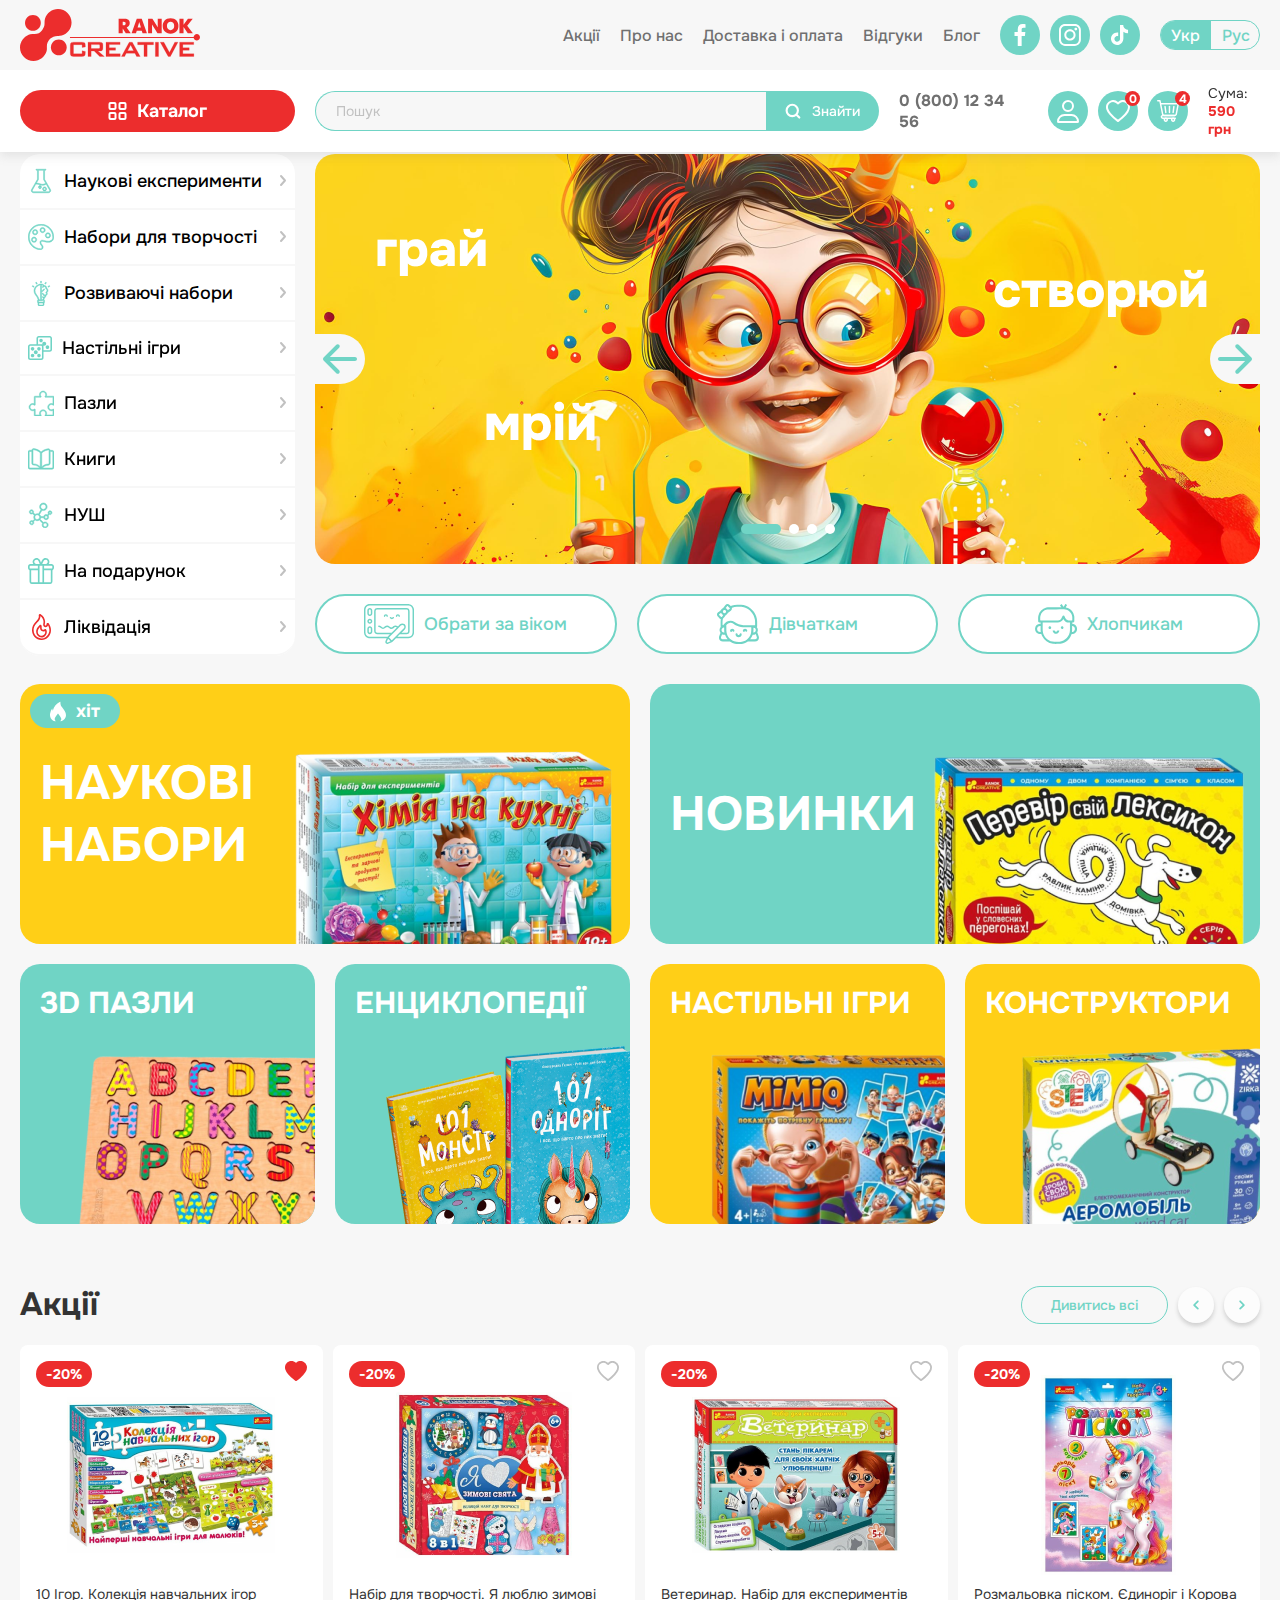
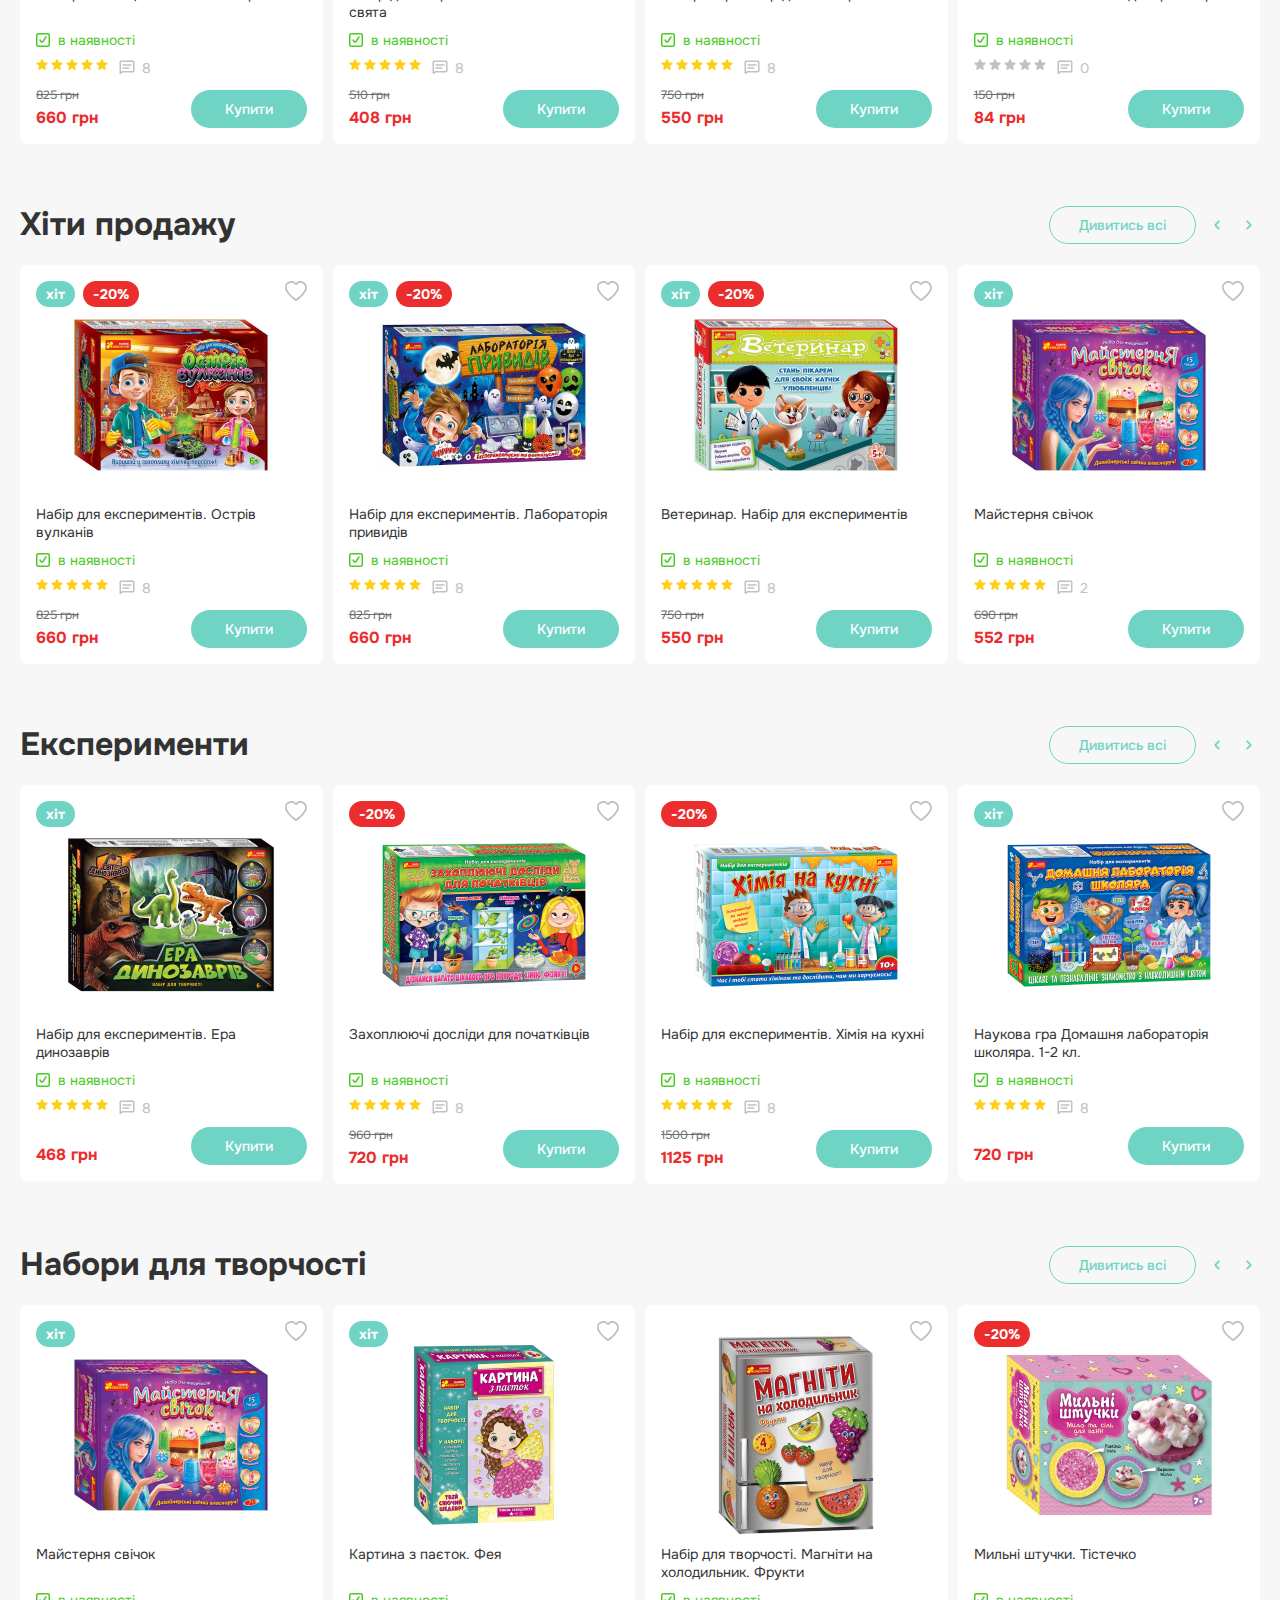
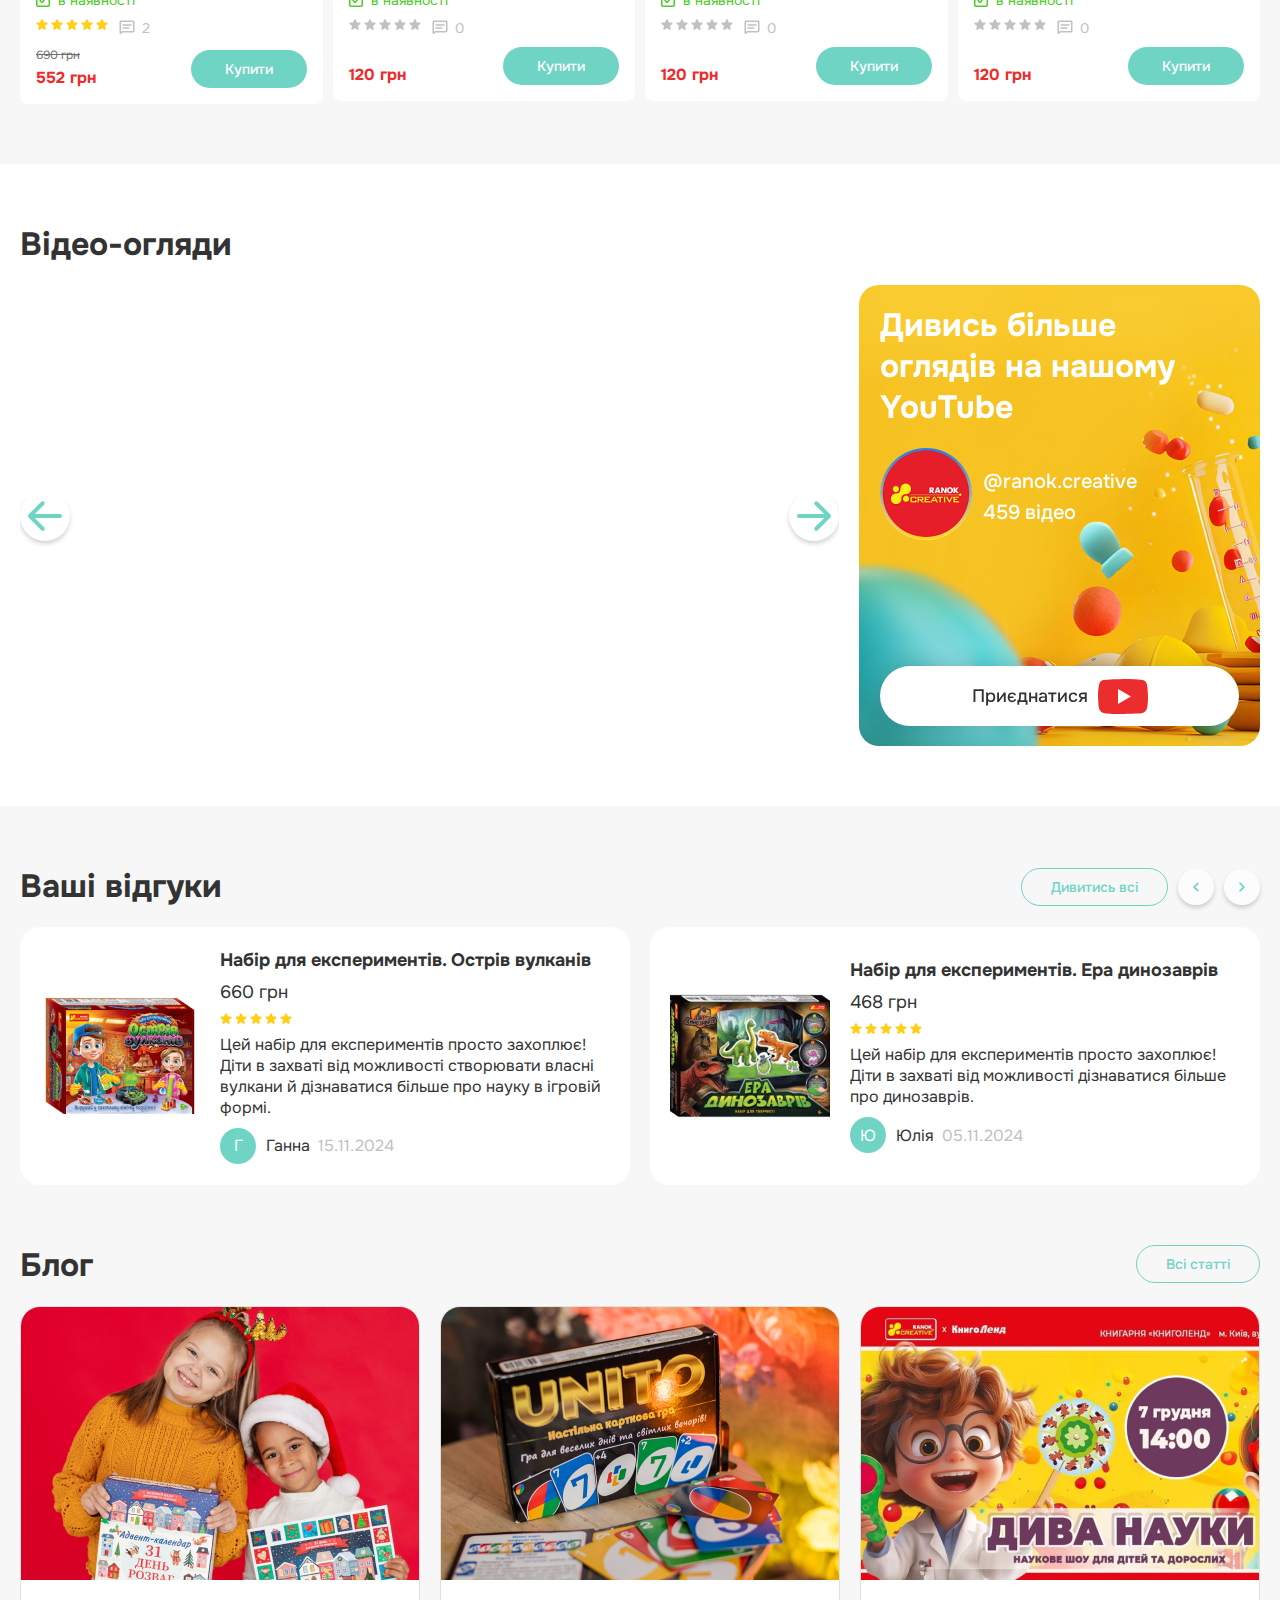
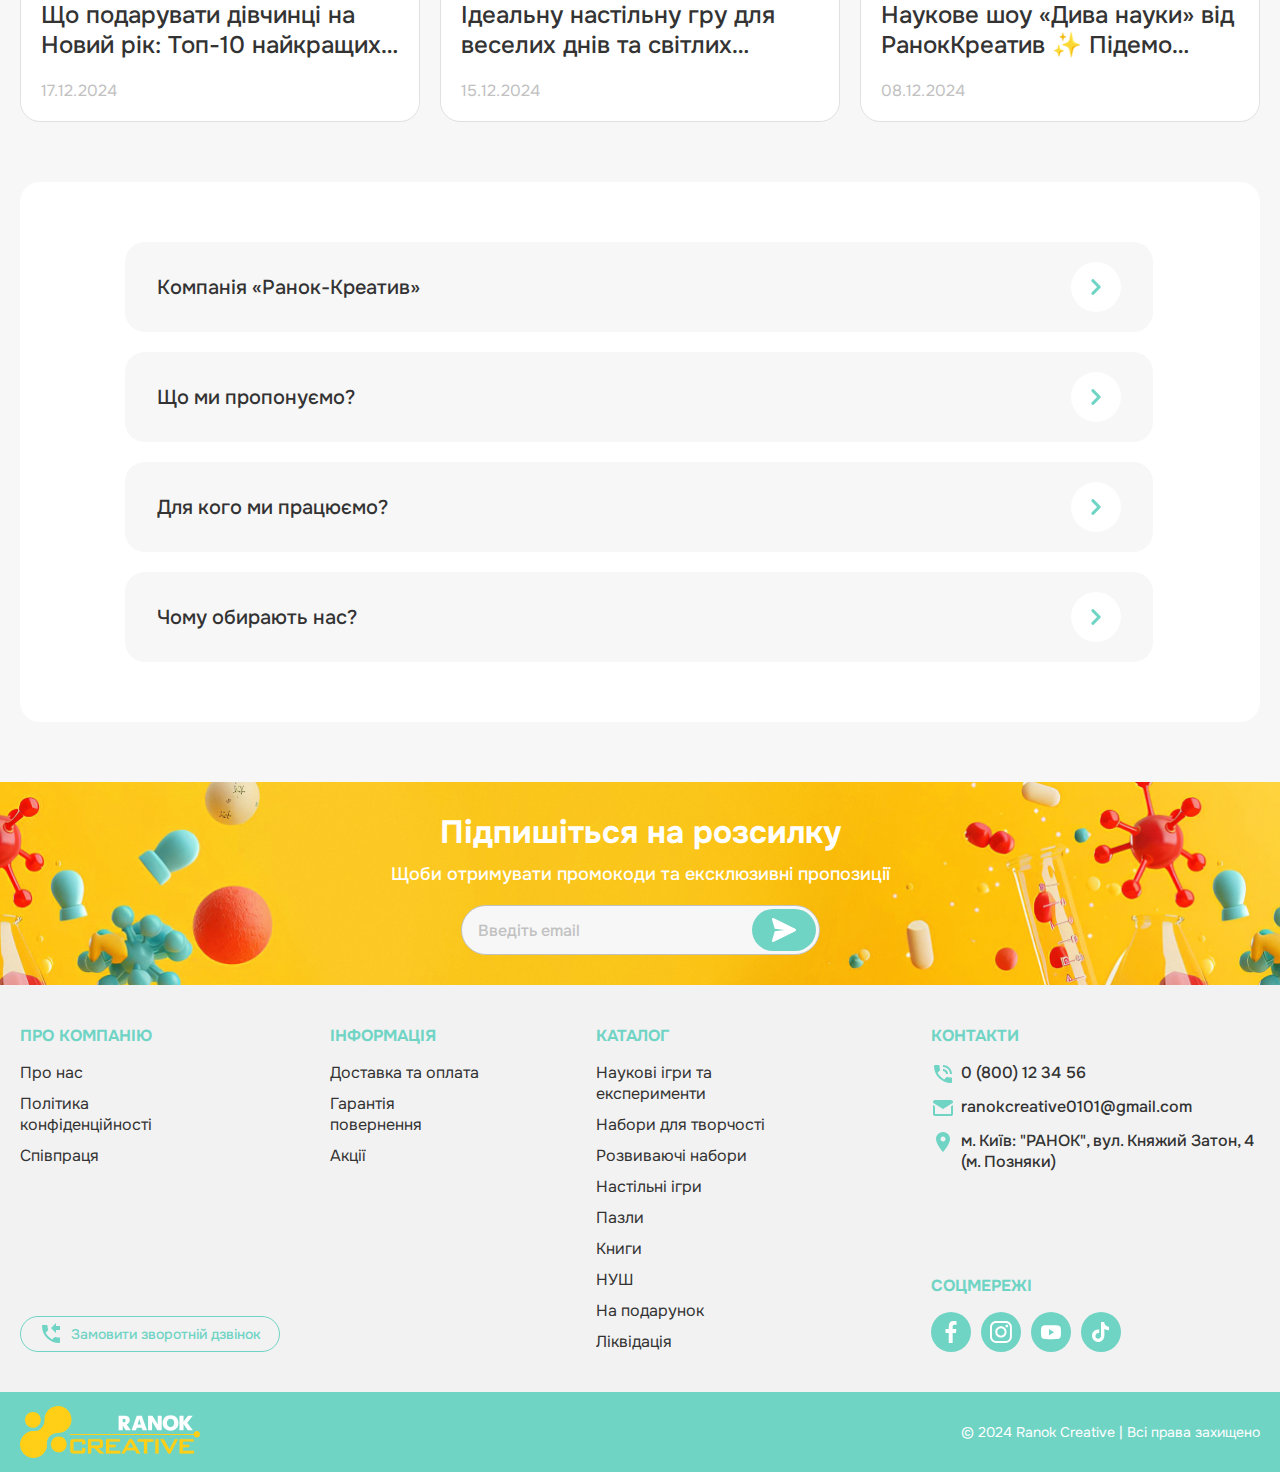
<file: index.html>
<!DOCTYPE html>
<html lang="uk">
<head>
    <meta charset="UTF-8">
    <meta name="viewport" content="width=device-width, initial-scale=1.0">
    <title>Ranok Creative</title>
    <link rel="preconnect" href="https://fonts.googleapis.com">
    <link rel="preconnect" href="https://fonts.gstatic.com" crossorigin>
    <link href="https://fonts.googleapis.com/css2?family=Onest:wght@100..900&display=swap" rel="stylesheet">
    <link rel="stylesheet" href="https://cdn.jsdelivr.net/npm/swiper@11/swiper-bundle.min.css">
    <link rel="stylesheet" href="css/style.css">
</head>
<body class="body">
    <header class="header">
        <div class="header__top">
            <div class="container">
                <div class="header__inner">
                    <div class="header__top-inner">
                        <a class="header__logo" href="index.html">
                            <img src="img/logo-ranok-red.svg" alt="">
                        </a>
                        <div class="header__top-content">
                            <nav class="header__menu">
                                <ul>
                                    <li>
                                        <a href="#">Акції</a>
                                    </li>
                                    <li>
                                        <a href="#">Про нас</a>
                                    </li>
                                    <li>
                                        <a href="#">Доставка і оплата</a>
                                    </li>
                                    <li>
                                        <a href="#">Відгуки</a>
                                    </li>
                                    <li>
                                        <a href="#">Блог</a>
                                    </li>
                                </ul>
                            </nav>
                            <div class="header__socials">
                                <a href="#" target="_blank">
                                    <svg xmlns="http://www.w3.org/2000/svg" width="12" height="22" viewBox="0 0 12 22" fill="none">
                                        <path d="M7.64047 22V11.9652H10.883L11.3689 8.05337H7.64047V5.55637C7.64047 4.42475 7.94235 3.65337 9.50734 3.65337L11.5 3.652V0.152625C10.535 0.0476299 9.56533 -0.0033189 8.59509 -3.82965e-07C5.72063 -3.82965e-07 3.75181 1.82325 3.75181 5.17V8.05337H0.5V11.9652H3.75181V22H7.64047Z" fill="white"/>
                                    </svg>
                                </a>
                                <a href="#" target="_blank">
                                    <svg xmlns="http://www.w3.org/2000/svg" width="22" height="22" viewBox="0 0 22 22" fill="none">
                                        <path d="M15.84 0H6.039C4.43804 0.00145571 2.90305 0.637984 1.77088 1.7699C0.638698 2.90182 0.00182026 4.43667 0 6.03762L0 15.8414C0.00218343 17.4419 0.639033 18.9761 1.77087 20.1077C2.90272 21.2393 4.43714 21.8758 6.03762 21.8776H15.8414C17.4416 21.8754 18.9757 21.2388 20.1072 20.1072C21.2388 18.9757 21.8754 17.4416 21.8776 15.8414V6.03625C21.8754 4.43624 21.239 2.90238 20.1077 1.77087C18.9765 0.639368 17.4428 0.00254629 15.8428 0L15.84 0ZM19.9375 15.84C19.9364 16.9264 19.5044 17.968 18.7362 18.7362C17.968 19.5044 16.9264 19.9364 15.84 19.9375H6.039C4.95261 19.9364 3.91103 19.5044 3.14284 18.7362C2.37464 17.968 1.94259 16.9264 1.9415 15.84V6.039C1.94259 4.95261 2.37464 3.91103 3.14284 3.14284C3.91103 2.37464 4.95261 1.94259 6.039 1.9415H15.8428C16.9289 1.94296 17.9701 2.37517 18.738 3.14332C19.5059 3.91148 19.9378 4.95285 19.9389 6.039V15.8428L19.9375 15.84Z" fill="white"/>
                                        <path d="M10.9395 5.302C7.832 5.302 5.302 7.832 5.302 10.9395C5.302 14.047 7.832 16.577 10.9395 16.577C14.047 16.577 16.577 14.047 16.577 10.9395C16.577 7.832 14.047 5.302 10.9395 5.302ZM10.9395 14.6355C9.9596 14.6344 9.02014 14.2447 8.32724 13.5518C7.63434 12.8589 7.24459 11.9194 7.2435 10.9395C7.24459 9.95959 7.63434 9.02014 8.32724 8.32724C9.02014 7.63434 9.9596 7.24459 10.9395 7.2435C11.9194 7.24459 12.8589 7.63434 13.5518 8.32724C14.2447 9.02014 14.6344 9.95959 14.6355 10.9395C14.6344 11.9194 14.2447 12.8589 13.5518 13.5518C12.8589 14.2447 11.9194 14.6344 10.9395 14.6355ZM16.8135 3.65612C16.4366 3.65793 16.0757 3.80845 15.8092 4.07495C15.5427 4.34144 15.3922 4.70237 15.3904 5.07925C15.3904 5.45325 15.5416 5.82175 15.8084 6.08575C16.0724 6.34975 16.4395 6.50375 16.8121 6.50375C17.1889 6.50375 17.5546 6.34975 17.82 6.08575C18.0853 5.81796 18.2342 5.45623 18.2342 5.07925C18.2342 4.70227 18.0853 4.34054 17.82 4.07275C17.5526 3.80652 17.1908 3.65677 16.8135 3.65612Z" fill="white"/>
                                    </svg>
                                </a>
                                <a href="#" target="_blank">
                                    <svg xmlns="http://www.w3.org/2000/svg" width="18" height="20" viewBox="0 0 18 20" fill="none">
                                        <g clip-path="url(#clip0_1_511)">
                                          <path d="M9.01394 6.75148C9.01394 5.38846 9.01394 3.38937 9.01394 1.39028C9.01394 0.995002 9.02744 0.604271 9.02294 0.208996C9.02294 0.059064 9.07242 0.0136301 9.21635 0.0181735C10.1609 0.0181735 11.1055 0.0136301 12.0501 0.0045433C12.203 0.0045433 12.2525 0.0499772 12.266 0.204452C12.3425 1.16311 12.6123 2.0627 13.1656 2.85779C13.9797 4.02544 15.1492 4.59337 16.4941 4.86597C16.7145 4.9114 17.0069 4.8796 17.1328 5.01136C17.2722 5.15675 17.1778 5.45661 17.1778 5.68832C17.1823 6.4925 17.1733 7.29214 17.1823 8.09632C17.1868 8.29623 17.1238 8.33257 16.9394 8.32349C15.3876 8.22808 13.9527 7.78737 12.6483 6.91958C12.6303 6.90595 12.6123 6.89232 12.5898 6.88323C12.5314 6.85597 12.4819 6.77419 12.4144 6.81508C12.3604 6.84689 12.3874 6.92867 12.3874 6.98319C12.3829 8.3144 12.3829 9.65016 12.3784 10.9814C12.3739 12.0036 12.4144 13.0259 12.3604 14.0482C12.221 16.6243 10.6062 18.8323 8.15033 19.6774C4.65989 20.8769 0.836603 18.6733 0.125921 15.0023C-0.670223 10.886 2.4109 7.51022 6.18921 7.46933C6.46359 7.46479 6.74246 7.51476 7.01684 7.53748C7.15178 7.54657 7.21475 7.60109 7.21025 7.75102C7.19676 8.86415 7.18326 9.97728 7.18326 11.0904C7.18326 11.2903 7.07981 11.2449 6.96736 11.2176C6.27467 11.0495 5.59098 11.0768 4.95676 11.4312C3.94021 11.9991 3.42295 12.8669 3.43644 14.0618C3.44993 15.2294 4.34503 16.4107 5.58648 16.7151C6.77844 17.0059 8.05137 16.4107 8.69009 15.3112C8.96896 14.8296 8.96896 14.3162 8.98246 13.7983C9.03194 11.6538 8.99145 9.5184 9.01394 6.75148Z" fill="white"/>
                                        </g>
                                        <defs>
                                          <clipPath id="clip0_1_511">
                                            <rect width="17.2093" height="20" fill="white"/>
                                          </clipPath>
                                        </defs>
                                    </svg>
                                </a>
                            </div>
                            <div class="header__lang">
                                <a class="header__lang-link active" href="#">Укр</a>
                                <a class="header__lang-link" href="#">Рус</a>
                            </div>
                        </div>
                    </div>
                </div>
            </div>
        </div>
        <div class="container">
            <div class="header__inner">
                <div class="header__bottom">
                    <div class="header__catalog-block">
                        <button class="header__catalog-btn">
                            <svg xmlns="http://www.w3.org/2000/svg" width="19" height="18" viewBox="0 0 19 18" fill="none">
                                <rect x="1.5" y="1" width="6" height="6" rx="1" stroke="white" stroke-width="2"/>
                                <rect x="11.5" y="1" width="6" height="6" rx="1" stroke="white" stroke-width="2"/>
                                <rect x="1.5" y="11" width="6" height="6" rx="1" stroke="white" stroke-width="2"/>
                                <rect x="11.5" y="11" width="6" height="6" rx="1" stroke="white" stroke-width="2"/>
                            </svg>
                            Каталог
                        </button>
                        <div class="header__catalog-content">
                            <div class="header__catalog-content--block">
                                <div class="header__catalog-box">
                                    <button class="header__catalog-item">
                                        <svg xmlns="http://www.w3.org/2000/svg" width="26" height="26" viewBox="0 0 26 26" fill="none">
                                            <path d="M8.34691 1.23144C8.21123 1.23779 8.08369 1.29769 7.99204 1.39827C7.90059 1.49864 7.85279 1.63134 7.85913 1.76702C7.86548 1.90291 7.92559 2.03045 8.02596 2.1219C8.12653 2.21335 8.25924 2.26115 8.39492 2.2548H9.41826V11.305L3.42201 21.6984C3.40158 21.7337 3.38551 21.7712 3.37401 21.8103C3.30994 22.0241 3.278 22.2429 3.278 22.4659C3.278 23.7317 4.31505 24.7685 5.58062 24.7685H20.4194C21.6852 24.7685 22.722 23.7317 22.722 22.4659C22.722 22.2429 22.6901 22.0241 22.6262 21.8103C22.6147 21.7712 22.5987 21.7337 22.5782 21.6984L16.582 11.305V2.2548H17.6053C17.7424 2.25679 17.8743 2.20363 17.9719 2.10762C18.0695 2.01141 18.1242 1.88009 18.1242 1.74322C18.1242 1.60615 18.0695 1.47483 17.9719 1.37863C17.8743 1.28262 17.7424 1.22946 17.6053 1.23145H8.39512C8.37925 1.23065 8.36298 1.23065 8.34691 1.23144ZM10.4416 2.25478H15.5584V11.433C15.5594 11.523 15.5841 11.6113 15.6304 11.6889L17.733 15.3265C16.5061 15.9851 15.5544 16.3221 14.7909 16.3259C13.8891 16.3306 13.0314 16.0357 11.9205 15.7103C10.9771 15.4338 9.85598 15.1506 8.41882 15.0708L10.3695 11.6889C10.4158 11.6113 10.4405 11.523 10.4415 11.433L10.4416 2.25478ZM7.83534 16.0779C9.43099 16.1016 10.5976 16.3822 11.633 16.6855C12.7139 17.0023 13.6702 17.3548 14.791 17.3491C15.841 17.3437 16.9339 16.9202 18.2368 16.2138L21.6588 22.138C21.6853 22.2389 21.6986 22.3461 21.6986 22.4657C21.6986 23.1784 21.1321 23.7449 20.4194 23.7449H5.58061C4.8681 23.7449 4.30138 23.1784 4.30138 22.4657C4.30138 22.3461 4.31487 22.2389 4.34145 22.138L7.83534 16.0779ZM11.9768 17.6049C11.135 17.6049 10.4417 18.2982 10.4417 19.1401C10.4417 19.9817 11.135 20.675 11.9768 20.675C12.8185 20.675 13.5118 19.9818 13.5118 19.1401C13.5118 18.2982 12.8185 17.6049 11.9768 17.6049ZM11.9768 18.6283C12.2654 18.6283 12.4884 18.8512 12.4884 19.1401C12.4884 19.4287 12.2654 19.6516 11.9768 19.6516C11.688 19.6516 11.465 19.4287 11.465 19.1401C11.465 18.8512 11.688 18.6283 11.9768 18.6283ZM16.5819 18.8842C15.4575 18.8842 14.5351 19.8066 14.5351 20.9309C14.5351 22.0553 15.4575 22.9777 16.5819 22.9777C17.7062 22.9777 18.6286 22.0553 18.6286 20.9309C18.6286 19.8066 17.7062 18.8842 16.5819 18.8842ZM16.5819 19.9075C17.1531 19.9075 17.6052 20.3596 17.6052 20.9309C17.6052 21.5021 17.1531 21.9542 16.5819 21.9542C16.0106 21.9542 15.5585 21.5021 15.5585 20.9309C15.5585 20.3596 16.0106 19.9075 16.5819 19.9075Z" fill="#70D4C5" stroke="#70D4C5" stroke-width="0.5"/>
                                        </svg>
                                        Наукові експерименти
                                    </button>
                                    <div class="header__catalog-box--content">
                                        <div class="header__catalog-box">
                                            <a class="header__catalog-item" href="#">Наукові експерименти</a>
                                            <div class="header__catalog-box--content">
                                                <a class="header__catalog-item" href="#">Деякий текст</a>
                                                <a class="header__catalog-item" href="#">Деякий текст</a>
                                                <a class="header__catalog-item" href="#">Деякий текст</a>
                                                <a class="header__catalog-item" href="#">Деякий текст</a>
                                                <a class="header__catalog-item" href="#">Деякий текст</a>
                                            </div>
                                        </div>
                                        <div class="header__catalog-box">
                                            <a class="header__catalog-item" href="#">Наукові експерименти</a>
                                            <div class="header__catalog-box--content">
                                                <a class="header__catalog-item" href="#">Деякий текст</a>
                                                <a class="header__catalog-item" href="#">Деякий текст</a>
                                                <a class="header__catalog-item" href="#">Деякий текст</a>
                                                <a class="header__catalog-item" href="#">Деякий текст</a>
                                                <a class="header__catalog-item" href="#">Деякий текст</a>
                                            </div>
                                        </div>
                                        <a class="header__catalog-item" href="#">Наукові експерименти</a>
                                        <a class="header__catalog-item" href="#">Наукові експерименти</a>
                                    </div>
                                </div>
                                
                                <div class="header__catalog-box">
                                    <button class="header__catalog-item">
                                        <svg xmlns="http://www.w3.org/2000/svg" width="26" height="26" viewBox="0 0 26 26" fill="none">
                                            <g clip-path="url(#clip0_1_370)">
                                              <path d="M12.4668 25.7917C12.4209 25.7917 12.3761 25.7853 12.3335 25.7746C5.50694 25.4283 0.207405 19.8784 0.207405 12.9996C0.207405 9.49033 1.59952 6.21773 4.12807 3.78277C6.65561 1.35025 9.96995 0.084881 13.4972 0.215998C20.209 0.470697 25.7233 6.14623 25.7903 12.8671C25.7999 13.8393 25.8213 15.8626 23.9654 17.1653C21.4561 18.9274 18.777 18.2547 16.6229 17.7176C15.689 17.4839 14.8075 17.2631 14.0656 17.2631C13.4783 17.2631 12.9996 17.7408 12.9996 18.3291C12.9996 18.3888 13.005 18.4463 13.0135 18.5039C13.0966 19.4654 13.3942 19.8653 13.9345 20.5922C14.137 20.864 14.3642 21.1701 14.6125 21.5464C14.6157 21.5495 14.6189 21.5539 14.6211 21.5581C14.9545 22.0165 15.1317 22.559 15.1317 23.1261C15.1317 24.479 14.12 25.5982 12.8132 25.7688C12.7642 25.7826 12.7077 25.788 12.6597 25.788C12.6502 25.788 12.6416 25.787 12.6319 25.787C12.5776 25.789 12.522 25.7912 12.4667 25.7912L12.4668 25.7917ZM12.9954 1.27346C9.94334 1.27346 7.07278 2.42792 4.86735 4.55144C2.54984 6.78267 1.27376 9.78242 1.27376 12.9994C1.27376 19.3786 6.24677 24.512 12.6097 24.7192C13.4239 24.6468 14.0659 23.9603 14.0659 23.1266C14.0659 22.7939 13.9657 22.4773 13.7759 22.2066C13.7642 22.1927 13.7534 22.1778 13.7427 22.1617C13.4997 21.7918 13.278 21.4944 13.0808 21.229C12.5115 20.4636 12.0606 19.8581 11.9594 18.6386H11.9604C11.9392 18.513 11.9339 18.4224 11.9339 18.3295C11.9339 17.1538 12.89 16.1975 14.0659 16.1975C14.9401 16.1975 15.8835 16.4342 16.8832 16.6837C19.0259 17.2231 21.2421 17.7753 23.3537 16.2947C24.7502 15.314 24.7342 13.7311 24.7256 12.8793C24.6638 6.71901 19.6089 1.51697 13.4578 1.28338C13.3023 1.27683 13.1488 1.27366 12.9952 1.27366L12.9954 1.27346Z" fill="#70D4C5" stroke="#70D4C5" stroke-width="0.5"/>
                                              <path d="M19.9291 14.0659C18.4602 14.0659 17.2641 12.871 17.2641 11.4009C17.2641 9.93084 18.4592 8.7359 19.9291 8.7359C21.3992 8.7359 22.5941 9.93084 22.5941 11.4009C22.5941 12.8708 21.3982 14.0659 19.9291 14.0659ZM19.9291 9.80185C19.0466 9.80185 18.3301 10.5191 18.3301 11.4009C18.3301 12.2824 19.0476 12.9999 19.9291 12.9999C20.8106 12.9999 21.5281 12.2824 21.5281 11.4009C21.5281 10.5191 20.8108 9.80185 19.9291 9.80185Z" fill="#70D4C5" stroke="#70D4C5" stroke-width="0.5"/>
                                              <path d="M14.5991 8.7359C13.129 8.7359 11.9341 7.54096 11.9341 6.0709C11.9341 4.60083 13.129 3.4059 14.5991 3.4059C16.069 3.4059 17.2639 4.60083 17.2639 6.0709C17.2639 7.54096 16.068 8.7359 14.5991 8.7359ZM14.5991 4.47185C13.7164 4.47185 13.0001 5.18934 13.0001 6.07085C13.0001 6.95236 13.7164 7.66985 14.5991 7.66985C15.4816 7.66985 16.1981 6.95236 16.1981 6.07085C16.1981 5.18934 15.4806 4.47185 14.5991 4.47185Z" fill="#70D4C5" stroke="#70D4C5" stroke-width="0.5"/>
                                              <path d="M7.13679 10.8682C5.66673 10.8682 4.47179 9.67307 4.47179 8.20321C4.47179 6.73314 5.66673 5.53821 7.13679 5.53821C8.60666 5.53821 9.80179 6.73314 9.80179 8.20321C9.80179 9.67307 8.60564 10.8682 7.13679 10.8682ZM7.13679 6.60416C6.25406 6.60416 5.53779 7.32144 5.53779 8.20316C5.53779 9.08467 6.25406 9.80216 7.13679 9.80216C8.01932 9.80216 8.7358 9.08467 8.7358 8.20316C8.7358 7.32144 8.01831 6.60416 7.13679 6.60416Z" fill="#70D4C5" stroke="#70D4C5" stroke-width="0.5"/>
                                              <path d="M6.0709 18.33C4.60083 18.33 3.4059 17.1351 3.4059 15.6652C3.4059 14.1951 4.60083 13.0002 6.0709 13.0002C7.54096 13.0002 8.7359 14.1951 8.7359 15.6652C8.7359 17.135 7.53975 18.33 6.0709 18.33ZM6.0709 14.0662C5.18817 14.0662 4.4719 14.7834 4.4719 15.6652C4.4719 16.5467 5.18817 17.264 6.0709 17.264C6.95343 17.264 7.6699 16.5467 7.6699 15.6652C7.6699 14.7834 6.95241 14.0662 6.0709 14.0662Z" fill="#70D4C5" stroke="#70D4C5" stroke-width="0.5"/>
                                            </g>
                                            <defs>
                                              <clipPath id="clip0_1_370">
                                                <rect width="26" height="26" fill="white"/>
                                              </clipPath>
                                            </defs>
                                          </svg>
                                        Набори для творчості
                                    </button>
                                    <div class="header__catalog-box--content">
                                        <div class="header__catalog-box">
                                            <a class="header__catalog-item" href="#">Наукові експерименти</a>
                                            <div class="header__catalog-box--content">
                                                <a class="header__catalog-item" href="#">Деякий текст</a>
                                                <a class="header__catalog-item" href="#">Деякий текст</a>
                                                <a class="header__catalog-item" href="#">Деякий текст</a>
                                                <a class="header__catalog-item" href="#">Деякий текст</a>
                                                <a class="header__catalog-item" href="#">Деякий текст</a>
                                                <a class="header__catalog-item" href="#">Наукові експерименти</a>
                                            </div>
                                        </div>
                                        <a class="header__catalog-item" href="#">Наукові експерименти</a>
                                        <div class="header__catalog-box">
                                            <a class="header__catalog-item" href="#">Наукові експерименти</a>
                                            <div class="header__catalog-box--content">
                                                <a class="header__catalog-item" href="#">Деякий текст</a>
                                                <a class="header__catalog-item" href="#">Деякий текст</a>
                                                <a class="header__catalog-item" href="#">Деякий текст</a>
                                                <a class="header__catalog-item" href="#">Деякий текст</a>
                                                <a class="header__catalog-item" href="#">Деякий текст</a>
                                            </div>
                                        </div>
                                        <a class="header__catalog-item" href="#">Наукові експерименти</a>
                                    </div>
                                </div>
    
                                <div class="header__catalog-box">
                                    <button class="header__catalog-item">
                                        <svg xmlns="http://www.w3.org/2000/svg" width="26" height="26" viewBox="0 0 26 26" fill="none">
                                            <g clip-path="url(#clip0_1_379)">
                                              <path d="M13.5197 2.03535C13.5197 2.23062 13.54 2.4259 13.5095 2.61141C13.4689 2.86527 13.3063 3.02149 13.032 3.03125C12.7374 3.04102 12.5342 2.87503 12.5138 2.60165C12.4834 2.22086 12.4834 1.83031 12.5138 1.43976C12.5342 1.16637 12.717 0.990623 13.0117 1.00039C13.3063 1.00039 13.4791 1.17613 13.5095 1.44952C13.54 1.6448 13.5197 1.84007 13.5197 2.03535Z" fill="#70D4C5" stroke="#70D4C5" stroke-width="0.5"/>
                                              <path d="M9.25239 3.53897C9.25239 3.84165 9.15078 4.00763 8.94758 4.08574C8.73422 4.17362 8.49037 4.14433 8.35829 3.94905C8.1246 3.61708 7.9214 3.26559 7.72835 2.90433C7.62675 2.69929 7.67755 2.48449 7.8706 2.33803C8.04332 2.20134 8.26685 2.17205 8.42941 2.30874C8.85614 2.67 9.0187 3.16795 9.25239 3.53897Z" fill="#70D4C5" stroke="#70D4C5" stroke-width="0.5"/>
                                              <path d="M18.3356 2.836C18.1426 3.22655 17.9292 3.66592 17.5939 4.01742C17.4314 4.1834 17.1875 4.16388 16.9945 4.02718C16.8015 3.89049 16.71 3.68545 16.8319 3.47065C17.025 3.10939 17.2383 2.76766 17.4619 2.42592C17.5939 2.22089 17.8175 2.19159 18.041 2.2697C18.2645 2.36734 18.3458 2.55285 18.3356 2.836Z" fill="#70D4C5" stroke="#70D4C5" stroke-width="0.5"/>
                                              <path d="M4.78189 5.64797C5.17813 5.83359 5.63534 6.03875 6.01127 6.36114C6.184 6.51745 6.16368 6.75192 6.03159 6.93754C5.89951 7.11339 5.69631 7.21108 5.50326 7.11339C5.09685 6.918 4.71076 6.70307 4.33484 6.45884C4.13163 6.33183 4.12147 6.09737 4.22307 5.89221C4.31452 5.70659 4.4974 5.62843 4.78189 5.64797Z" fill="#70D4C5" stroke="#70D4C5" stroke-width="0.5"/>
                                              <path d="M21.8714 6.13645C21.8714 6.29276 21.8003 6.42953 21.6682 6.50769C21.3227 6.71284 20.9773 6.90823 20.6217 7.09385C20.3575 7.22085 20.1137 7.1427 19.9816 6.89846C19.8393 6.664 19.8901 6.41976 20.134 6.26345C20.4591 6.05829 20.7842 5.8629 21.1297 5.70659C21.5259 5.52097 21.8815 5.75544 21.8714 6.13645Z" fill="#70D4C5" stroke="#70D4C5" stroke-width="0.5"/>
                                              <path d="M19.1891 12.3459C20.5302 11.1645 20.134 9.26056 18.9452 8.30371C18.7827 8.16702 18.6912 8.04009 18.6912 7.81552C18.6811 6.556 17.8784 5.72608 16.5576 5.58938C16.3849 5.56986 16.2426 5.56986 16.1613 5.37458C15.8769 4.72041 15.3079 4.37868 14.6271 4.21269C13.286 3.88072 11.9855 3.9686 10.7155 4.3982C10.7155 4.3982 10.7155 4.3982 10.7053 4.3982C8.7139 5.19883 6.8749 6.80985 6.29577 8.86025C5.73696 10.8228 6.03161 12.7658 7.17971 14.4842C7.65724 15.1969 8.17541 15.8804 8.65294 16.5932C9.19143 17.384 9.6588 18.2139 9.92297 19.1317C10.0144 19.4442 10.1059 19.7371 9.72993 19.9909C9.5064 20.1374 9.4556 20.4206 9.4556 20.6939C9.46576 21.1333 9.46576 21.5727 9.4556 22.0121C9.4556 22.2464 9.47592 22.5002 9.6588 22.6467C9.97377 22.9006 9.97377 23.2228 9.96361 23.5645C9.95345 23.8574 9.95345 24.1503 9.96361 24.4432C9.97377 25.3903 10.6037 25.9859 11.5994 25.9957C12.4833 26.0054 13.3571 25.9957 14.2411 25.9957C15.5009 25.9957 16.0597 25.4489 16.0699 24.2382C16.0699 23.6231 15.9175 22.9689 16.4763 22.4709C16.5068 22.4417 16.5373 22.3831 16.5373 22.3343C16.4662 21.4653 16.9538 20.4987 16.0801 19.7664C16.0496 19.7371 16.0191 19.6883 16.0089 19.6395C15.9378 19.3075 16.5068 17.9406 16.8116 17.755C17.5228 17.3352 17.8683 16.7201 17.8784 15.9292C17.8784 15.7437 17.9495 15.6461 18.1121 15.5484C19.2704 14.8552 19.5752 13.9862 19.118 12.7169C19.0672 12.5705 19.0468 12.4728 19.1891 12.3459ZM9.99409 16.8275C9.43528 15.8609 8.75454 14.9626 8.10429 14.0546C7.32195 12.961 6.95619 11.7406 7.03747 10.4127C7.14923 8.38182 8.41926 6.58529 10.2786 5.64797C10.8069 5.37458 11.3759 5.21836 11.955 5.09143C12.3919 4.99379 12.524 5.06214 12.524 5.5308C12.4935 7.796 12.5138 10.0514 12.5138 12.3166C12.5138 14.4354 12.5138 16.5443 12.5138 18.6631C12.5138 19.6785 12.5138 19.6687 11.4368 19.659C11.1727 19.659 11.0406 19.6004 11 19.327C10.8475 18.419 10.4513 17.6086 9.99409 16.8275ZM15.0539 23.4083C15.0336 23.75 15.0539 24.0917 15.0437 24.4335C15.0437 24.8143 14.8405 25.0095 14.4443 25.0095C13.9566 25.0095 13.4587 25.0095 12.971 25.0095C12.5138 25.0095 12.0566 25.0095 11.5994 25.0095C11.1828 25.0095 10.9898 24.8143 10.9796 24.4139C10.9187 23.0665 10.9187 23.0665 12.2903 23.0665C13.0828 23.0665 13.8855 23.0763 14.678 23.0568C14.9624 23.047 15.0742 23.1251 15.0539 23.4083ZM14.4646 22.0804C13.2657 22.0804 12.0668 22.0706 10.8679 22.0902C10.5529 22.0902 10.4716 22.0023 10.4716 21.7094C10.4615 20.6256 10.4513 20.6256 11.5994 20.6256C12.0769 20.6256 12.5443 20.6256 13.0218 20.6256C13.7432 20.6256 14.4747 20.6354 15.1961 20.6158C15.4908 20.6061 15.5619 20.7037 15.5619 20.9771C15.5822 22.0804 15.5924 22.0804 14.4646 22.0804ZM18.1121 11.887C17.7362 12.1311 17.6651 12.3947 17.9394 12.7365C18.3153 13.1954 18.4677 13.6933 18.1527 14.2303C17.8276 14.7771 17.2688 14.8943 16.6592 14.8747C16.2121 14.865 15.887 14.6892 15.7346 14.2499C15.6025 13.8593 15.4095 13.498 15.064 13.2344C14.7999 13.0391 14.5357 12.9903 14.302 13.2442C14.0887 13.4785 14.1293 13.7324 14.363 13.9276C14.5763 14.1034 14.6881 14.3377 14.7796 14.5818C15.064 15.3532 15.6533 15.773 16.4865 15.8218C16.9234 15.8511 16.903 16.0269 16.7913 16.3198C16.5271 17.013 15.7956 17.1985 15.2164 16.7006C14.9523 16.4662 14.6881 16.3881 14.4239 16.6517C14.1598 16.9251 14.2817 17.1887 14.5255 17.4231C14.617 17.511 14.7186 17.6379 14.8304 17.6672C15.4196 17.8332 15.4704 18.1651 15.186 18.624C15.1656 18.6631 15.1555 18.7217 15.1453 18.7607C14.8913 19.6395 14.8913 19.6199 13.9464 19.6297C13.6213 19.6297 13.5095 19.5516 13.5197 19.2294C13.54 18.0284 13.5298 16.8177 13.5298 15.6168C13.5298 14.4256 13.54 13.2442 13.5298 12.053C13.5298 11.7699 13.5603 11.6234 13.9261 11.6039C14.7592 11.555 15.3993 11.1645 15.7956 10.442C15.9581 10.1588 16.1105 9.87568 16.395 9.67064C16.649 9.48513 16.6795 9.22151 16.4763 8.98718C16.2731 8.74308 16.0191 8.75285 15.7549 8.91883C15.3688 9.15316 15.1453 9.52418 14.9421 9.90497C14.7186 10.3248 14.3833 10.5884 13.8855 10.647C13.6416 10.6763 13.5197 10.6373 13.5197 10.3541C13.5298 8.67474 13.5298 7.00513 13.5197 5.32576C13.5197 5.0719 13.5806 4.98403 13.8651 5.04261C14.2817 5.13049 14.6983 5.18907 15.0234 5.48198C15.2368 5.66749 15.3384 5.85301 15.0234 6.06781C14.7288 6.27285 14.5662 6.58529 14.4341 6.90749C14.3122 7.21017 14.363 7.47379 14.678 7.60072C14.9929 7.72765 15.2164 7.58119 15.3688 7.28828C15.7245 6.61458 16.1918 6.4193 16.8421 6.64387C17.4822 6.85867 17.7971 7.38592 17.6244 8.03033C17.5127 8.43064 17.6143 8.65521 17.9902 8.86025C19.3009 9.573 19.3415 11.0962 18.1121 11.887Z" fill="#70D4C5" stroke="#70D4C5" stroke-width="0.5"/>
                                            </g>
                                            <defs>
                                              <clipPath id="clip0_1_379">
                                                <rect width="26" height="26" fill="white"/>
                                              </clipPath>
                                            </defs>
                                          </svg>
                                        Розвиваючі набори
                                    </button>
                                    <div class="header__catalog-box--content">
                                        <div class="header__catalog-box">
                                            <a class="header__catalog-item" href="#">Наукові експерименти</a>
                                            <div class="header__catalog-box--content">
                                                <a class="header__catalog-item" href="#">Деякий текст</a>
                                                <a class="header__catalog-item" href="#">Деякий текст</a>
                                                <a class="header__catalog-item" href="#">Наукові експерименти</a>
                                                <a class="header__catalog-item" href="#">Наукові експерименти</a>
                                                <a class="header__catalog-item" href="#">Деякий текст</a>
                                                <a class="header__catalog-item" href="#">Деякий текст</a>
                                                <a class="header__catalog-item" href="#">Деякий текст</a>
                                            </div>
                                        </div>
                                        <a class="header__catalog-item" href="#">Наукові експерименти</a>
                                        <a class="header__catalog-item" href="#">Наукові експерименти</a>
                                        <a class="header__catalog-item" href="#">Наукові експерименти</a>
                                    </div>
                                </div>
    
                                <div class="header__catalog-box">
                                    <button class="header__catalog-item">
                                        <svg xmlns="http://www.w3.org/2000/svg" width="24" height="24" viewBox="0 0 24 24" fill="none">
                                            <g clip-path="url(#clip0_1_391)">
                                              <path d="M21.7324 0H10.7542C9.50495 0 8.48656 1.033 8.48656 2.30014V8.26399H2.26761C1.01839 8.26399 0 9.29699 0 10.5641V21.6999C0 22.967 1.01839 24 2.26761 24H13.2458C14.4951 24 15.5134 22.967 15.5134 21.6999V15.736H21.7324C22.9816 15.736 24 14.703 24 13.4359V2.30014C24 1.033 22.9816 0 21.7324 0ZM13.9519 21.6999C13.9519 22.0924 13.6328 22.4161 13.2458 22.4161H2.26761C1.88062 22.4161 1.56153 22.0924 1.56153 21.6999V10.5641C1.56153 10.1716 1.88062 9.84792 2.26761 9.84792H13.2458C13.6328 9.84792 13.9519 10.1716 13.9519 10.5641V21.6999ZM22.4385 13.4359C22.4385 13.8284 22.1194 14.1521 21.7324 14.1521H15.5134V10.5641C15.5134 10.2336 15.4455 9.91679 15.3166 9.62755C15.5949 9.77905 15.9072 9.86169 16.2399 9.86169C17.3262 9.86169 18.2088 8.96643 18.2088 7.86456C18.2088 6.7627 17.3262 5.86743 16.2399 5.86743C15.1536 5.86743 14.271 6.7627 14.271 7.86456C14.271 8.11937 14.3185 8.36729 14.4068 8.58766C14.0673 8.38106 13.6668 8.2571 13.239 8.2571H10.0481V2.30014C10.0481 1.9076 10.3672 1.58393 10.7542 1.58393H21.7324C22.1194 1.58393 22.4385 1.9076 22.4385 2.30014V13.4359Z" fill="#70D4C5"/>
                                              <path d="M4.5488 14.6341C5.52369 14.6341 6.314 13.8325 6.314 12.8436C6.314 11.8547 5.52369 11.0531 4.5488 11.0531C3.5739 11.0531 2.78359 11.8547 2.78359 12.8436C2.78359 13.8325 3.5739 14.6341 4.5488 14.6341Z" fill="#70D4C5"/>
                                              <path d="M10.9646 14.6341C11.9395 14.6341 12.7298 13.8325 12.7298 12.8436C12.7298 11.8547 11.9395 11.0531 10.9646 11.0531C9.98974 11.0531 9.19943 11.8547 9.19943 12.8436C9.19943 13.8325 9.98974 14.6341 10.9646 14.6341Z" fill="#70D4C5"/>
                                              <path d="M4.5488 21.2109C5.52369 21.2109 6.314 20.4092 6.314 19.4204C6.314 18.4315 5.52369 17.6298 4.5488 17.6298C3.5739 17.6298 2.78359 18.4315 2.78359 19.4204C2.78359 20.4092 3.5739 21.2109 4.5488 21.2109Z" fill="#70D4C5"/>
                                              <path d="M10.9646 21.2109C11.9395 21.2109 12.7298 20.4092 12.7298 19.4204C12.7298 18.4315 11.9395 17.6298 10.9646 17.6298C9.98974 17.6298 9.19943 18.4315 9.19943 19.4204C9.19943 20.4092 9.98974 21.2109 10.9646 21.2109Z" fill="#70D4C5"/>
                                              <path d="M7.76011 18.1326C8.8475 18.1326 9.72899 17.2384 9.72899 16.1354C9.72899 15.0325 8.8475 14.1383 7.76011 14.1383C6.67273 14.1383 5.79123 15.0325 5.79123 16.1354C5.79123 17.2384 6.67273 18.1326 7.76011 18.1326Z" fill="#70D4C5"/>
                                              <path d="M13.0354 6.37015C14.0103 6.37015 14.8006 5.56851 14.8006 4.57962C14.8006 3.59074 14.0103 2.78909 13.0354 2.78909C12.0605 2.78909 11.2702 3.59074 11.2702 4.57962C11.2702 5.56851 12.0605 6.37015 13.0354 6.37015Z" fill="#70D4C5"/>
                                              <path d="M19.4512 12.9469C20.4261 12.9469 21.2164 12.1453 21.2164 11.1564C21.2164 10.1675 20.4261 9.36584 19.4512 9.36584C18.4763 9.36584 17.686 10.1675 17.686 11.1564C17.686 12.1453 18.4763 12.9469 19.4512 12.9469Z" fill="#70D4C5"/>
                                            </g>
                                            <defs>
                                              <clipPath id="clip0_1_391">
                                                <rect width="24" height="24" fill="white"/>
                                              </clipPath>
                                            </defs>
                                          </svg>
                                        Настільні ігри
                                    </button>
                                    <div class="header__catalog-box--content">
                                        <div class="header__catalog-box">
                                            <a class="header__catalog-item" href="#">Наукові експерименти</a>
                                            <div class="header__catalog-box--content">
                                                <a class="header__catalog-item" href="#">Деякий текст</a>
                                                <a class="header__catalog-item" href="#">Деякий текст</a>
                                                <a class="header__catalog-item" href="#">Деякий текст</a>
                                                <a class="header__catalog-item" href="#">Деякий текст</a>
                                                <a class="header__catalog-item" href="#">Наукові експерименти</a>
                                                <a class="header__catalog-item" href="#">Деякий текст</a>
                                            </div>
                                        </div>
                                        <a class="header__catalog-item" href="#">Наукові експерименти</a>
                                        <a class="header__catalog-item" href="#">Наукові експерименти</a>
                                        <a class="header__catalog-item" href="#">Наукові експерименти</a>
                                    </div>
                                </div>
    
                                <div class="header__catalog-box">
                                    <button class="header__catalog-item">
                                        <svg xmlns="http://www.w3.org/2000/svg" width="26" height="26" viewBox="0 0 26 26" fill="none">
                                            <g clip-path="url(#clip0_1_405)">
                                              <path d="M23.3743 14.5392C24.8719 14.5392 25.0486 15.5794 25.6675 15.2934C26.1043 15.101 25.9742 15.3609 25.9742 6.7374C25.9742 6.59939 25.9195 6.46718 25.8219 6.36962C25.7244 6.27206 25.5922 6.21728 25.4542 6.21728H18.3406C18.6794 5.50361 18.777 4.6989 18.6185 3.92482C18.46 3.15075 18.0539 2.44926 17.4618 1.92622C14.5344 -0.67436 10.0781 2.66487 11.768 6.21728H6.73455C6.44736 6.21728 6.21456 6.45014 6.21456 6.7374V13.8528C5.50107 13.5139 4.69656 13.4163 3.92267 13.5749C3.14879 13.7334 2.44748 14.1395 1.92456 14.7318C-0.675375 17.6861 2.67329 22.1124 6.21456 20.4533V25.4617C6.21456 25.5997 6.26933 25.7319 6.36686 25.8295C6.4644 25.9271 6.59657 25.9818 6.73456 25.9818H12.735C12.9402 25.9815 13.1259 25.8603 13.2092 25.6725C13.2924 25.4847 13.2573 25.2656 13.1197 25.1133C12.5866 24.4964 12.3737 23.665 12.5446 22.8677C12.7155 22.0705 13.2504 21.3993 13.9894 21.0551C14.7285 20.711 15.5862 20.7334 16.3061 21.1159C17.0262 21.4984 17.5251 22.1964 17.654 23.0017C17.8984 24.739 16.614 25.0146 16.926 25.6751C17.1183 26.112 16.8584 25.9819 25.4798 25.9819H25.48C25.6178 25.9819 25.7502 25.9271 25.8477 25.8295C25.945 25.732 26 25.5998 26 25.4618V19.4598C25.9994 19.2546 25.8783 19.0688 25.6906 18.9856C25.5028 18.9023 25.284 18.9374 25.1315 19.075C24.496 19.6458 23.6207 19.868 22.7899 19.6694C21.959 19.4708 21.2788 18.8766 20.9702 18.08C20.6615 17.2833 20.7637 16.3859 21.2436 15.679C21.7234 14.9723 22.5199 14.5463 23.3739 14.5397L23.3743 14.5392ZM20.6443 14.7316C18.0444 17.6859 21.393 22.1121 24.9343 20.4531V24.9416H18.3408C20.0308 21.3892 15.5953 18.0501 12.647 20.6505V20.6507C12.0548 21.1735 11.6488 21.875 11.4903 22.6491C11.3318 23.4232 11.4293 24.2278 11.7682 24.9416H7.25472V19.4594C7.25414 19.2542 7.133 19.0684 6.94528 18.9852C6.75776 18.9019 6.53869 18.937 6.3864 19.0746C5.74915 19.647 4.87093 19.8688 4.03838 19.6675C3.20584 19.4664 2.52583 18.8679 2.22026 18.0675C1.91469 17.2673 2.02287 16.3677 2.50918 15.6626C2.9957 14.9576 3.79826 14.5374 4.65478 14.5393C6.15242 14.5393 6.32913 15.5795 6.94801 15.2935C7.37956 15.1011 7.25474 15.3299 7.25474 7.25782C13.0164 7.25782 13.0214 7.38267 13.2086 6.95101C13.4999 6.29557 12.2362 6.04086 12.4806 4.27764V4.27744C12.5994 3.46328 13.0964 2.75327 13.8206 2.36323C14.5449 1.973 15.411 1.9488 16.156 2.29781C16.9009 2.64662 17.4369 3.32778 17.601 4.13402C17.7651 4.94026 17.5381 5.77663 16.989 6.38931C16.8516 6.54165 16.8165 6.76077 16.8995 6.94833C16.9828 7.13609 17.1685 7.25727 17.3739 7.25785H24.9344V13.853C24.2209 13.514 23.4164 13.4165 22.6425 13.575C21.8686 13.7335 21.1673 14.1397 20.6446 14.732L20.6443 14.7316Z" fill="#70D4C5" stroke="#70D4C5" stroke-width="0.5"/>
                                            </g>
                                            <defs>
                                              <clipPath id="clip0_1_405">
                                                <rect width="26" height="26" fill="white"/>
                                              </clipPath>
                                            </defs>
                                          </svg>
                                        Пазли
                                    </button>
                                    <div class="header__catalog-box--content">
                                        <div class="header__catalog-box">
                                            <a class="header__catalog-item" href="#">Наукові експерименти</a>
                                            <div class="header__catalog-box--content">
                                                <a class="header__catalog-item" href="#">Наукові експерименти</a>
                                                <a class="header__catalog-item" href="#">Наукові експерименти</a>
                                                <a class="header__catalog-item" href="#">Наукові експерименти</a>
                                                <a class="header__catalog-item" href="#">Деякий текст</a>
                                                <a class="header__catalog-item" href="#">Деякий текст</a>
                                                <a class="header__catalog-item" href="#">Деякий текст</a>
                                                <a class="header__catalog-item" href="#">Деякий текст</a>
                                                <a class="header__catalog-item" href="#">Деякий текст</a>
                                            </div>
                                        </div>
                                        <a class="header__catalog-item" href="#">Наукові експерименти</a>
                                        <a class="header__catalog-item" href="#">Наукові експерименти</a>
                                    </div>
                                </div>
    
                                <div class="header__catalog-box">
                                    <button class="header__catalog-item">
                                        <svg xmlns="http://www.w3.org/2000/svg" width="26" height="26" viewBox="0 0 26 26" fill="none">
                                            <g clip-path="url(#clip0_1_410)">
                                              <path d="M24.1704 4.37466H22.1963C22.1481 3.91726 21.9315 3.48392 21.5824 3.17096C21.1852 2.82189 20.6556 2.6654 20.138 2.73763C18.537 2.96633 15.5639 3.66448 13.0722 5.87929C10.5444 3.58022 7.48704 2.84596 5.86204 2.61726C5.34444 2.54503 4.81482 2.70152 4.41759 3.05059C4.06852 3.36355 3.83981 3.78485 3.8037 4.25429H1.82963C0.818519 4.25429 0 5.07281 0 6.07189V21.1543C0 22.2497 0.890741 23.1404 1.98611 23.1404L24.0139 23.2608C25.1093 23.2608 26 22.37 26 21.2747V6.19226C26 5.19318 25.1815 4.37466 24.1704 4.37466ZM1.98611 21.9487C1.55278 21.9487 1.2037 21.5997 1.2037 21.1663V6.07189C1.2037 5.73485 1.48056 5.44596 1.82963 5.44596H3.79167V17.2543C3.79167 18.2534 4.57407 19.0478 5.56111 19.0839C8.84722 19.1682 10.7491 20.8534 11.6519 21.9487H1.98611ZM12.2296 20.7811C11.0741 19.5293 8.96759 17.9765 5.59722 17.8802C5.27222 17.8682 4.99537 17.5913 4.99537 17.2543V4.43485C4.99537 4.25429 5.06759 4.08577 5.21204 3.9654C5.34444 3.84503 5.525 3.79689 5.69352 3.82096C7.18611 4.02559 9.9787 4.68763 12.2778 6.80615L12.2296 20.7811ZM13.7704 20.9015L13.7222 6.91448C16.0093 4.808 18.8139 4.14596 20.3065 3.92929C20.487 3.90522 20.6556 3.95337 20.788 4.07374C20.9324 4.19411 21.0046 4.36263 21.0046 4.54318V17.3747C21.0046 17.7117 20.7398 17.9886 20.4028 18.0006C17.0444 18.0969 14.9259 19.6497 13.7704 20.9015ZM24.7963 21.2867C24.7963 21.72 24.4472 22.0691 24.0139 22.0691H14.3481C15.2389 20.9737 17.1407 19.3006 20.4389 19.2043C21.4259 19.1802 22.2083 18.3737 22.2083 17.3747V5.57837H24.1704C24.5074 5.57837 24.7963 5.85522 24.7963 6.20429V21.2867Z" fill="#70D4C5" stroke="#70D4C5" stroke-width="0.5"/>
                                            </g>
                                            <defs>
                                              <clipPath id="clip0_1_410">
                                                <rect width="26" height="26" fill="white"/>
                                              </clipPath>
                                            </defs>
                                          </svg>
                                        Книги
                                    </button>
                                    <div class="header__catalog-box--content">
                                        <div class="header__catalog-box">
                                            <a class="header__catalog-item" href="#">Наукові експерименти</a>
                                            <div class="header__catalog-box--content">
                                                <a class="header__catalog-item" href="#">Деякий текст</a>
                                                <a class="header__catalog-item" href="#">Деякий текст</a>
                                            </div>
                                        </div>
                                        <a class="header__catalog-item" href="#">Наукові експерименти</a>
                                        <a class="header__catalog-item" href="#">Деякий текст</a>
                                        <a class="header__catalog-item" href="#">Деякий текст</a>
                                        <a class="header__catalog-item" href="#">Наукові експерименти</a>
                                    </div>
                                </div>
    
                                <div class="header__catalog-box">
                                    <button class="header__catalog-item">
                                        <svg xmlns="http://www.w3.org/2000/svg" width="26" height="26" viewBox="0 0 26 26" fill="none">
                                            <g clip-path="url(#clip0_1_415)">
                                              <path d="M23.4043 9.3349C22.7939 8.7148 21.8735 8.56946 21.108 8.9764C20.2651 9.41241 19.8485 10.3426 20.1391 11.1274C20.3717 11.7571 20.1101 12.0769 19.7419 12.4257C19.6741 12.4935 19.5772 12.5904 19.5093 12.697C19.3834 12.8908 19.2768 12.9101 19.0249 12.8133C17.7944 12.3385 16.4767 12.7842 16.0116 13.8209C15.6531 14.6251 15.159 14.6348 14.5098 14.5767C14.442 14.567 14.3645 14.567 14.2967 14.5767C14.2676 14.5767 14.2385 14.5767 14.2095 14.5767C14.0932 14.5767 13.9769 14.5767 13.8606 14.5767C13.5797 14.5767 13.289 14.5767 12.9983 14.5863C12.8142 14.5863 12.7561 14.5476 12.7173 14.3538C12.5623 13.6659 12.2329 13.0942 11.7388 12.6485C11.5644 12.4935 11.5644 12.4063 11.6903 12.2028C12.3589 11.0789 13.0855 9.87748 13.7734 8.65667C13.9285 8.37568 14.0254 8.30786 14.3645 8.40475C15.7597 8.802 17.0386 8.46289 18.056 7.41647C19.054 6.39913 19.3834 5.13955 18.9958 3.75403C18.5792 2.24254 17.2518 1.13799 15.6919 1.01204C14.1029 0.886078 12.6011 1.75809 11.9422 3.19206C11.2737 4.6551 11.574 6.3313 12.727 7.44554C12.9402 7.6587 12.9789 7.75559 12.8239 8.0075C12.0876 9.20894 11.3803 10.4394 10.6827 11.6409C10.5761 11.8153 10.5179 11.8637 10.2951 11.7959C9.20023 11.4762 8.18289 11.6409 7.26243 12.2804C7.09772 12.3966 7.03958 12.3772 6.90394 12.2416C6.497 11.854 6.05131 11.4471 5.60561 11.0692C5.45059 10.9433 5.43121 10.8464 5.50872 10.6429C5.68312 10.2069 5.69281 9.73215 5.5281 9.24769C5.34401 8.69542 4.94676 8.24973 4.42355 7.98812C3.89066 7.73621 3.29963 7.70714 2.74735 7.91061C2.16601 8.11408 1.73969 8.51133 1.49747 9.03454C1.25524 9.55774 1.23587 10.1488 1.43934 10.6914C1.6428 11.2339 2.06912 11.6699 2.61171 11.9025C3.15429 12.135 3.74532 12.135 4.2879 11.9025C4.53982 11.7959 4.66578 11.7862 4.84987 11.9703C5.20836 12.3288 5.59592 12.6679 5.9641 12.9877L6.10944 13.1136C6.2354 13.2202 6.25477 13.2783 6.17726 13.443C5.5281 14.6542 5.54748 15.8653 6.25477 17.0377C6.35166 17.2024 6.34198 17.2702 6.20633 17.4058C5.78001 17.8031 5.42152 18.1616 5.10178 18.5007C4.88862 18.7332 4.74329 18.8301 4.39448 18.6848C3.51278 18.3263 2.46637 18.6751 1.89472 19.5084C1.36182 20.3029 1.41996 21.3687 2.04005 22.0953C2.67953 22.8414 3.73563 23.0642 4.61733 22.6573C5.4409 22.2697 6.12882 21.2814 5.79939 20.3513C5.54748 19.6343 5.83815 19.3146 6.28384 18.9367C6.52607 18.7332 6.74891 18.5104 6.94269 18.2779C7.1171 18.0744 7.21399 18.0647 7.4659 18.2003C8.65765 18.8883 9.86878 18.8786 11.0605 18.1907C11.3027 18.0453 11.3996 18.0841 11.5837 18.2682C12.5429 19.2371 13.4343 20.1188 14.3063 20.952C14.5583 21.1942 14.6067 21.3105 14.442 21.6399C13.7056 23.0448 14.2676 24.8276 15.6822 25.6124C16.1569 25.874 16.6705 26 17.1743 26C18.2013 26 19.1896 25.4865 19.7613 24.566C20.4782 23.4033 20.3329 21.9015 19.4125 20.9036C18.4823 19.8959 16.9708 19.6343 15.75 20.2835C15.5175 20.4094 15.4012 20.4385 15.2171 20.2447C14.3645 19.3727 13.4828 18.5104 12.6205 17.6771L12.3201 17.3865C12.1651 17.2411 12.1457 17.1733 12.2523 17.028C12.4751 16.7276 12.6205 16.3691 12.698 15.9719C12.7367 15.7781 12.7949 15.749 12.9983 15.749H13.0468C13.7347 15.7587 14.442 15.7684 15.1299 15.749C15.469 15.7393 15.624 15.7878 15.7694 16.156C16.0019 16.7567 16.4573 17.2314 17.058 17.493C17.6781 17.7643 18.3951 17.7837 19.0249 17.5415C19.6837 17.2896 20.236 16.7373 20.4976 16.0881C20.7302 15.5068 20.7205 14.8964 20.4782 14.3732C20.1779 13.7337 20.3523 13.4043 20.798 12.9877C20.8464 12.9392 20.8852 12.9005 20.9046 12.8617C21.079 12.5904 21.2631 12.5323 21.6022 12.6195C22.4548 12.8326 23.3365 12.416 23.7434 11.6215C24.131 10.8464 23.9954 9.93561 23.4043 9.3349ZM22.8036 10.7204C22.8036 10.9239 22.7164 11.1177 22.5614 11.263C22.4064 11.4083 22.2029 11.4859 21.98 11.4859C21.544 11.4762 21.2243 11.1564 21.2243 10.7204C21.2243 10.5073 21.3018 10.3038 21.4568 10.1585C21.6022 10.0131 21.8056 9.92593 22.0091 9.92593C22.2126 9.92593 22.4257 10.0131 22.5711 10.1682C22.7261 10.3135 22.8036 10.5073 22.8036 10.7204ZM19.49 15.2064C19.4609 15.9719 18.8214 16.5629 18.056 16.5338C17.3099 16.5048 16.7189 15.8847 16.7286 15.1483C16.7383 14.7801 16.8836 14.441 17.1549 14.1794C17.4262 13.9178 17.775 13.7822 18.1335 13.7918C18.492 13.8015 18.8505 13.9662 19.1121 14.2375C19.3737 14.5088 19.5093 14.8479 19.49 15.2064ZM11.6322 15.1289C11.6419 15.7587 11.39 16.3594 10.9443 16.8148C10.4889 17.2799 9.88815 17.5318 9.24868 17.5318C7.96004 17.5318 6.89425 16.4757 6.87487 15.1677C6.86518 13.85 7.88253 12.8036 9.20992 12.7745C9.2293 12.7745 9.23899 12.7745 9.25837 12.7745C9.87846 12.7745 10.4695 13.007 10.9152 13.443C11.3706 13.8984 11.6225 14.4895 11.6322 15.1289ZM13.4925 6.61228C12.9983 6.11814 12.727 5.45929 12.727 4.77137C12.7367 3.36647 13.8897 2.20378 15.314 2.18441C15.3237 2.18441 15.3334 2.18441 15.3431 2.18441C16.0213 2.18441 16.6705 2.4557 17.1646 2.94015C17.6684 3.43429 17.9494 4.08345 17.9494 4.78106C17.9494 5.46898 17.6781 6.11814 17.1937 6.61228C16.6995 7.11611 16.0407 7.3874 15.3431 7.3874C14.6455 7.3874 13.9866 7.11611 13.4925 6.61228ZM4.44293 9.91624C4.45262 10.4685 4.03599 10.8851 3.48372 10.9045C3.21242 10.9045 2.95082 10.8076 2.75704 10.6138C2.57295 10.4298 2.46637 10.1778 2.47606 9.91624C2.48575 9.38334 2.92175 8.94734 3.46434 8.94734C3.98755 8.94734 4.43324 9.38334 4.44293 9.91624ZM2.67953 20.6807C2.68922 20.1575 3.1446 19.7118 3.66781 19.7021C3.6775 19.7021 3.6775 19.7021 3.68719 19.7021C3.94879 19.7021 4.19101 19.799 4.38479 19.9831C4.57858 20.1672 4.68515 20.4191 4.68515 20.6904C4.68515 20.952 4.58826 21.2039 4.39448 21.3977C4.2007 21.5915 3.94879 21.6981 3.68719 21.6981C3.42558 21.6981 3.16398 21.5818 2.9702 21.388C2.78611 21.1942 2.67953 20.9423 2.67953 20.6807ZM15.2752 22.948C15.2849 21.9209 16.1376 21.078 17.1646 21.078C18.1916 21.078 19.0346 21.9112 19.0346 22.948C19.0346 23.9944 18.2207 24.8179 17.184 24.8276C17.1743 24.8276 17.1743 24.8276 17.1646 24.8276C16.6608 24.8276 16.186 24.6242 15.8178 24.2657C15.469 23.9072 15.2752 23.4421 15.2752 22.948Z" fill="#70D4C5" stroke="#70D4C5" stroke-width="0.5"/>
                                            </g>
                                            <defs>
                                              <clipPath id="clip0_1_415">
                                                <rect width="26" height="26" fill="white"/>
                                              </clipPath>
                                            </defs>
                                          </svg>
                                        НУШ
                                    </button>
                                    <div class="header__catalog-box--content">
                                        <div class="header__catalog-box">
                                            <a class="header__catalog-item" href="#">Наукові експерименти</a>
                                            <div class="header__catalog-box--content">
                                                <a class="header__catalog-item" href="#">Деякий текст</a>
                                                <a class="header__catalog-item" href="#">Деякий текст</a>
                                                <a class="header__catalog-item" href="#">Деякий текст</a>
                                                <a class="header__catalog-item" href="#">Деякий текст</a>
                                                <a class="header__catalog-item" href="#">Деякий текст</a>
                                            </div>
                                        </div>
                                        <a class="header__catalog-item" href="#">Деякий текст</a>
                                        <a class="header__catalog-item" href="#">Деякий текст</a>
                                        <a class="header__catalog-item" href="#">Наукові експерименти</a>
                                        <a class="header__catalog-item" href="#">Наукові експерименти</a>
                                        <a class="header__catalog-item" href="#">Наукові експерименти</a>
                                    </div>
                                </div>
    
                                <div class="header__catalog-box">
                                    <button class="header__catalog-item">
                                        <svg xmlns="http://www.w3.org/2000/svg" width="26" height="26" viewBox="0 0 26 26" fill="none">
                                            <g clip-path="url(#clip0_1_420)">
                                              <path d="M25.9777 8.28285C25.9257 7.25771 25.2351 6.41828 24.2177 6.14342C23.9206 6.0617 23.6235 6.06171 23.3339 6.06171H23.2448C22.6284 6.06171 22.0194 6.06171 21.3807 6.06171H20.7198L20.7644 5.98742C20.8238 5.89085 20.8609 5.81656 20.9055 5.74971C21.9229 3.93713 21.3288 1.66399 19.5464 0.579419C17.7715 -0.505152 15.551 -0.0148668 14.3925 1.70856C14.036 2.24342 13.7686 2.82285 13.531 3.37256C13.4047 3.67713 13.2785 3.97428 13.1448 4.28628L13.0037 4.61313C12.9146 4.49428 12.87 4.37542 12.8329 4.24913C12.8181 4.19713 12.7958 4.15256 12.7809 4.10056L12.6918 3.87771C12.3725 3.10513 12.0457 2.31028 11.5481 1.61199C10.5827 0.252562 9.04542 -0.297152 7.42645 0.15599C5.90403 0.579419 4.77521 1.91656 4.62668 3.48399C4.54499 4.37542 4.75293 5.19999 5.28021 6.06913C4.98315 6.06913 4.69352 6.06913 4.41131 6.06913C3.69095 6.0617 3.01514 6.06171 2.33933 6.07656C1.03228 6.10628 0.0519869 7.08685 0.0148546 8.4017C-0.00742472 9.00342 1.73063e-06 9.53828 0.0148546 10.0211C0.0519869 10.8828 0.453015 11.544 1.17338 11.9377C1.47044 12.1011 1.52985 12.272 1.52242 12.5766C1.515 15.704 1.515 18.876 1.515 21.9514V23.3257C1.515 25.0788 2.4433 26.0074 4.19595 26.0074C7.1888 26.0074 10.1742 26.0074 13.1671 26.0074C16.0411 26.0074 18.9152 26.0074 21.7966 26.0074C23.5418 26.0074 24.4702 25.0788 24.4702 23.3108V21.4834C24.4702 18.5937 24.4702 15.6074 24.4627 12.6657C24.4627 12.2868 24.5221 12.0863 24.8638 11.9006C25.5321 11.544 25.9257 10.8903 25.9703 10.0583C26.0074 9.47142 26.0074 8.87713 25.9777 8.28285ZM14.437 19.2474C14.437 20.2726 14.437 21.3051 14.437 22.3303C14.437 22.4937 14.437 22.6646 14.437 22.828C14.437 23.2291 14.4296 23.6377 14.4444 24.0463C14.4519 24.18 14.4296 24.2543 14.3925 24.2914C14.3553 24.3286 14.2811 24.3508 14.1548 24.3434C13.2636 24.3211 12.5433 24.3211 11.8823 24.3434C11.7486 24.3508 11.667 24.3286 11.6224 24.284C11.5778 24.2394 11.5556 24.1503 11.5556 23.9794C11.563 21.9366 11.563 19.8566 11.563 17.8434V16.016C11.563 15.3697 11.563 14.7234 11.563 14.0846C11.563 12.1383 11.563 10.1326 11.5556 8.15656C11.5556 7.95599 11.5778 7.84456 11.6372 7.79256C11.6818 7.74799 11.7635 7.72571 11.8897 7.72571C11.912 7.72571 11.9417 7.72571 11.964 7.72571C12.7364 7.77028 13.3676 7.77028 13.9394 7.72571C14.1474 7.71085 14.2736 7.73313 14.3405 7.79999C14.4296 7.8817 14.4444 8.04513 14.4444 8.26799C14.4296 11.9228 14.437 15.6446 14.437 19.2474ZM6.4016 4.57599C6.11197 3.69942 6.29763 2.91199 6.95116 2.29542C7.38932 1.87942 7.89432 1.67142 8.44387 1.67142C8.71865 1.67142 9.00828 1.72342 9.30534 1.82742C9.58755 1.92399 9.82519 2.1097 10.0257 2.3697C10.6272 3.18685 10.9837 4.10056 11.3699 5.07371C11.4961 5.39313 11.6224 5.72742 11.7635 6.04685C11.4145 6.04685 11.0654 6.05428 10.7312 6.05428C9.86975 6.06913 9.05284 6.07656 8.22851 6.02456C7.34476 5.97999 6.69866 5.46742 6.4016 4.57599ZM9.89203 16.8554C9.89203 17.3383 9.89203 17.8137 9.89203 18.2966C9.89203 18.772 9.89203 19.2548 9.89203 19.7303C9.89203 21.1268 9.89203 22.568 9.89946 23.9868C9.89946 24.1428 9.8846 24.232 9.83262 24.2766C9.78806 24.3211 9.70637 24.3434 9.55784 24.3434C8.71865 24.336 7.86461 24.336 7.03285 24.336C6.73579 24.336 6.43131 24.336 6.14167 24.336C5.43616 24.336 4.73065 24.336 4.02514 24.336C3.42359 24.336 3.19337 24.0908 3.19337 23.4743C3.19337 22.2783 3.19337 21.0748 3.19337 19.8788C3.19337 17.5091 3.19337 15.0503 3.18595 12.636C3.18595 12.4726 3.20823 12.376 3.25279 12.3314C3.29734 12.2868 3.39389 12.2646 3.55727 12.2646C5.6144 12.2794 7.63439 12.2794 9.55042 12.2646C9.69894 12.2646 9.79549 12.2868 9.84005 12.3314C9.89203 12.3834 9.90688 12.4726 9.90688 12.6508C9.89203 14.0548 9.89203 15.4811 9.89203 16.8554ZM9.84747 10.556C9.80291 10.6006 9.72122 10.6154 9.56527 10.6154C9.01571 10.608 8.45873 10.608 7.90174 10.608C7.58241 10.608 7.26307 10.608 6.94373 10.608C6.62439 10.608 6.30506 10.608 5.97829 10.608H4.98315C4.18852 10.608 3.39389 10.608 2.59926 10.608C1.88632 10.608 1.67095 10.3926 1.66353 9.69428V9.56799C1.66353 9.23371 1.6561 8.87713 1.66353 8.53542C1.67838 7.97828 1.91603 7.73313 2.45073 7.73313C3.47558 7.73313 4.50043 7.73313 5.51785 7.73313C6.86204 7.73313 8.24336 7.73313 9.60983 7.72571C9.72122 7.72571 9.79549 7.74056 9.83262 7.7777C9.86975 7.81485 9.88461 7.88913 9.88461 8.0377C9.86975 8.72856 9.86233 9.52342 9.88461 10.3108C9.90688 10.4371 9.89203 10.5188 9.84747 10.556ZM16.1005 19.76C16.1005 19.2697 16.1005 18.7868 16.1005 18.2966C16.1005 17.8137 16.1005 17.3234 16.1005 16.8406C16.1005 15.4811 16.1005 14.0846 16.0931 12.7028C16.0931 12.5023 16.1154 12.3983 16.1674 12.3463C16.2194 12.2943 16.3233 12.272 16.4793 12.272C16.4867 12.272 16.4941 12.272 16.5016 12.272C18.2765 12.2943 20.1702 12.2943 22.4502 12.272C22.6061 12.272 22.7027 12.2943 22.7472 12.3388C22.7992 12.3908 22.8141 12.48 22.8141 12.6434C22.8066 15.1691 22.8066 17.7394 22.8066 20.2206C22.8066 21.2903 22.8066 22.36 22.8066 23.4297C22.8066 24.1057 22.5838 24.336 21.9229 24.336C21.3288 24.336 20.7346 24.336 20.1331 24.336C18.9374 24.336 17.6972 24.336 16.4793 24.3508C16.3085 24.3508 16.2119 24.3286 16.16 24.2766C16.108 24.2246 16.0857 24.128 16.0857 23.9423C16.108 22.5457 16.1005 21.1268 16.1005 19.76ZM21.0094 10.608C20.6678 10.608 20.3188 10.608 19.9771 10.608C19.9697 10.608 19.9697 10.608 19.9623 10.608C19.643 10.608 19.3236 10.608 19.0043 10.608C18.1651 10.608 17.2962 10.6006 16.4422 10.6154C16.2862 10.6154 16.1971 10.6006 16.1525 10.5486C16.108 10.504 16.0857 10.4148 16.0931 10.2737C16.1154 9.47885 16.108 8.68399 16.0931 8.00056C16.0931 7.8817 16.108 7.81485 16.1377 7.7777C16.1748 7.74056 16.2342 7.72571 16.3456 7.72571C16.3456 7.72571 16.3456 7.72571 16.353 7.72571C17.6007 7.73313 18.8706 7.73313 20.096 7.73313C21.2322 7.73313 22.413 7.73313 23.5641 7.74056C24.0617 7.74056 24.3068 8.00056 24.3216 8.52799C24.3291 8.89942 24.3291 9.30056 24.3216 9.78342C24.3142 10.3628 24.0765 10.608 23.5047 10.608C22.673 10.6154 21.8263 10.6154 21.0094 10.608ZM18.2394 5.94285L18.2171 5.95028C18.0834 5.99485 17.9497 6.03942 17.8235 6.03942C16.9026 6.04685 15.9891 6.04685 15.0311 6.04685H14.2514C14.385 5.73485 14.5039 5.41542 14.6227 5.11085C15.0014 4.13771 15.3505 3.22399 15.952 2.40685C16.457 1.72342 17.3705 1.4857 18.2765 1.81256C19.138 2.11713 19.7247 2.9417 19.7247 3.87028C19.7247 4.8137 19.1305 5.65313 18.2394 5.94285Z" fill="#70D4C5"/>
                                            </g>
                                            <defs>
                                              <clipPath id="clip0_1_420">
                                                <rect width="26" height="26" fill="white"/>
                                              </clipPath>
                                            </defs>
                                          </svg>
                                        На подарунок
                                    </button>
                                    <div class="header__catalog-box--content">
                                        <div class="header__catalog-box">
                                            <a class="header__catalog-item" href="#">Наукові експерименти</a>
                                            <div class="header__catalog-box--content">
                                                <a class="header__catalog-item" href="#">Деякий текст</a>
                                            </div>
                                        </div>
                                        <a class="header__catalog-item" href="#">Наукові експерименти</a>
                                    </div>
                                </div>
    
                                <div class="header__catalog-box">
                                    <button class="header__catalog-item">
                                        <svg xmlns="http://www.w3.org/2000/svg" width="26" height="26" viewBox="0 0 26 26" fill="none">
                                            <g clip-path="url(#clip0_1_425)">
                                              <path d="M21.103 9.89861L21.0678 9.84112C20.7859 9.42431 20.3137 8.72724 19.4046 8.99313C18.4461 9.2734 18.4602 10.1645 18.4672 10.6963C18.4743 10.9406 18.3827 11.1706 18.2206 11.3431C18.0585 11.5083 17.8471 11.5946 17.6145 11.5946C17.389 11.5946 17.1776 11.5011 17.0225 11.3287C16.8534 11.149 16.7688 10.9047 16.7829 10.6388C16.804 10.2579 16.8745 9.86986 16.945 9.53211C17.6779 5.9174 16.05 2.34581 12.6954 0.211486C12.2373 -0.0831523 11.7158 -0.0687798 11.2788 0.247417C10.8278 0.563614 10.6305 1.05228 10.7362 1.58407C11.004 2.96384 10.6445 4.27174 9.65085 5.56527C9.12934 6.24078 8.5444 6.88755 7.97355 7.51276C7.73394 7.77865 7.48023 8.05173 7.23357 8.32481C5.20389 10.6244 4.14677 13.0606 4.01287 15.7842C3.87897 18.4431 4.79514 20.9871 6.57815 22.9345C8.34707 24.8677 10.7432 25.96 13.3226 26.0031C13.379 26.0031 13.4353 26.0031 13.4917 26.0031C15.9442 26.0031 18.277 25.0186 20.0741 23.2292C21.9487 21.3536 22.9917 18.8599 22.9988 16.201C23.0058 14.002 22.3011 11.6449 21.103 9.89861ZM17.5158 23.1789C14.9717 24.7886 12.3077 24.8317 9.58742 23.3082C7.02919 21.8782 5.58446 19.1114 5.61265 15.7195V15.7123C5.58446 13.7289 6.54291 11.573 8.38935 9.4818C8.65716 9.17998 8.93201 8.87815 9.19981 8.58352C9.76361 7.96549 10.3486 7.32591 10.8771 6.64322C12.0399 5.14847 12.5403 3.62497 12.4064 2.00087C14.8307 3.819 15.9583 6.58573 15.3593 9.31652C15.2606 9.76925 15.2043 10.1789 15.1831 10.5741C15.1479 11.2784 15.3875 11.9467 15.8456 12.4497C16.2896 12.9384 16.8957 13.2187 17.5511 13.2402C18.1924 13.2618 18.8055 13.0175 19.2777 12.5647C19.6583 12.1982 19.912 11.7311 20.0177 11.2065C21.2087 13.2115 21.6598 15.6476 21.2228 17.8466C20.7859 20.0816 19.5032 21.9285 17.5158 23.1789Z" fill="#EC2D2D"/>
                                              <path d="M17.6497 15.123C17.2339 14.9865 16.7758 15.1158 16.2825 15.4895C15.8033 15.856 15.2395 15.9638 14.7391 15.777C14.2387 15.5901 13.8793 15.1374 13.7525 14.5338C13.6749 14.1529 13.6749 13.7648 13.6749 13.2618C13.6749 13.1899 13.6749 13.1109 13.6749 13.0318L13.682 12.9097C13.689 12.7659 13.6961 12.5719 13.7102 12.3779C13.7525 11.7527 13.4988 11.2712 12.9984 11.0197C12.4698 10.7538 11.9201 10.8544 11.455 11.3143C10.6093 12.1335 9.98911 12.8593 9.49579 13.5852C8.55142 14.9721 8.10743 16.4812 8.17791 18.0838C8.28362 20.3978 9.41122 22.0794 11.4338 22.9561C12.1668 23.2723 12.8927 23.4304 13.5974 23.4304C14.873 23.4304 16.0852 22.9202 17.1282 21.9213C18.7421 20.3762 19.2284 18.4 18.5447 16.2082C18.3615 15.6261 18.0585 15.2596 17.6497 15.123ZM15.9795 20.7715C14.8025 21.8566 13.4776 22.0865 12.0258 21.447C10.6022 20.8146 9.84111 19.6719 9.77064 18.0407C9.70721 16.5818 10.2005 15.1949 11.2436 13.9373C11.5114 13.6139 11.8003 13.2977 12.0893 12.9959C12.0893 13.0031 12.0893 13.0174 12.0893 13.0246V13.2474C12.054 13.7936 12.0399 14.505 12.2654 15.2236C12.5967 16.2656 13.3437 17.0418 14.3163 17.358C15.2465 17.6598 16.2543 17.4945 17.0789 16.898C17.4735 18.4287 17.1 19.7294 15.9795 20.7715Z" fill="#EC2D2D"/>
                                            </g>
                                            <defs>
                                              <clipPath id="clip0_1_425">
                                                <rect width="26" height="26" fill="white"/>
                                              </clipPath>
                                            </defs>
                                          </svg>
                                        Ліквідація
                                    </button>
                                    <div class="header__catalog-box--content">
                                        <div class="header__catalog-box">
                                            <a class="header__catalog-item" href="#">Наукові експерименти</a>
                                            <div class="header__catalog-box--content">
                                                <a class="header__catalog-item" href="#">Деякий текст</a>
                                                <a class="header__catalog-item" href="#">Деякий текст</a>
    
                                            </div>
                                        </div>
                                        <a class="header__catalog-item" href="#">Наукові експерименти</a>
                                        <a class="header__catalog-item" href="#">Наукові експерименти</a>
                                        <a class="header__catalog-item" href="#">Наукові експерименти</a>
                                        <a class="header__catalog-item" href="#">Наукові експерименти</a>
                                        <a class="header__catalog-item" href="#">Наукові експерименти</a>
                                        <a class="header__catalog-item" href="#">Наукові експерименти</a>
                                    </div>
                                </div>
                            </div>
                        </div>
                    </div>
                    <form class="header__search" action="#">
                        <input class="header__search-input" type="search" name="search" id="search" placeholder="Пошук" required>
                        <button class="header__search-btn" type="submit">
                            <svg xmlns="http://www.w3.org/2000/svg" width="19" height="18" viewBox="0 0 19 18" fill="none">
                                <path d="M16.3138 15.5213L13.2432 12.4507M9.25466 14.1099C10.7524 14.1099 12.1888 13.5149 13.2479 12.4559C14.3069 11.3968 14.9019 9.96041 14.9019 8.46267C14.9019 6.96493 14.3069 5.52853 13.2479 4.46947C12.1888 3.4104 10.7524 2.81543 9.25466 2.81543C7.75692 2.81543 6.32052 3.4104 5.26146 4.46947C4.2024 5.52853 3.60742 6.96493 3.60742 8.46267C3.60742 9.96041 4.2024 11.3968 5.26146 12.4559C6.32052 13.5149 7.75692 14.1099 9.25466 14.1099Z" stroke="white" stroke-width="2.11765" stroke-linecap="round" stroke-linejoin="round"/>
                            </svg>
                            Знайти
                        </button>
                    </form>
                    <a class="header__tel" href="tel:+380800123456">0 (800) 12 34 56</a>
                    <div class="header__user-content">
                        <div class="header__user">
                            <button class="header__user-btn">
                                <svg xmlns="http://www.w3.org/2000/svg" width="22" height="23" viewBox="0 0 22 23" fill="none">
                                    <path d="M16 6C16 8.76142 13.7614 11 11 11C8.23858 11 6 8.76142 6 6C6 3.23858 8.23858 1 11 1C13.7614 1 16 3.23858 16 6ZM1.5 22C1.22386 22 1 21.7761 1 21.5C1 17.9101 3.91015 15 7.5 15H14.5C18.0899 15 21 17.9101 21 21.5C21 21.7761 20.7761 22 20.5 22H1.5Z" stroke="white" stroke-width="2"/>
                                </svg>
                            </button>
                            <button class="header__user-btn">
                                <span class="header__user-btn--num">0</span>
                                <svg xmlns="http://www.w3.org/2000/svg" width="24" height="22" viewBox="0 0 24 22" fill="none">
                                    <path d="M22.9999 7.07611C23.0067 8.80353 22.3606 10.2543 21.5262 11.6241C20.0659 14.033 18.1144 16.0101 16.0215 17.859C14.8102 18.9251 13.5518 19.9373 12.2395 20.8887C12.0915 20.9967 11.9838 21.0574 11.8021 20.9225C9.02287 18.8576 6.37146 16.6511 4.15074 13.9655C2.94617 12.5013 1.88291 10.9493 1.31091 9.12067C0.30822 5.9155 1.76851 2.42692 5.1467 1.32704C7.44817 0.578038 9.52085 1.13135 11.2705 2.82503C11.4589 3.00722 11.6406 3.18941 11.8021 3.3851C11.9502 3.56054 12.0511 3.53355 12.1924 3.37835C12.7241 2.79804 13.2826 2.25148 13.969 1.84661C17.3607 -0.164213 21.8088 1.68467 22.7846 5.51738C22.9327 6.05045 22.9865 6.59702 22.9999 7.07611Z" stroke="white" stroke-width="2" stroke-miterlimit="10"/>
                                </svg>
                            </button>
                            <button class="header__user-btn">
                                <span class="header__user-btn--num">4</span>
                                <svg xmlns="http://www.w3.org/2000/svg" width="22" height="22" viewBox="0 0 22 22" fill="none">
                                    <path d="M17.8495 16.1334H7.06936C6.02442 16.1334 5.11651 15.3898 4.91184 14.3655L2.332 1.46648H0.733425C0.328592 1.46648 0 1.13879 0 0.733238C0 0.327689 0.328597 0 0.733238 0H2.93314C3.28303 0 3.58361 0.247084 3.65185 0.589683L4.12145 2.93314H21.2665C21.4843 2.93314 21.6919 3.03067 21.8311 3.19787C21.9705 3.36508 22.0276 3.58652 21.9872 3.80139L20.0116 14.3379C19.8168 15.3787 18.9074 16.1332 17.8492 16.1332L17.8495 16.1334ZM4.41485 4.39985L6.35005 14.077C6.41828 14.4189 6.72122 14.6667 7.06945 14.6667H17.8496C18.2016 14.6667 18.5051 14.4152 18.5697 14.0682L20.3834 4.39994L4.41485 4.39985Z" fill="white"/>
                                    <path d="M18.3334 19.0665H5.86665C4.65379 19.0665 3.66675 18.0795 3.66675 16.8666C3.66675 15.6538 4.65379 14.6667 5.86665 14.6667H17.6002C18.0051 14.6667 18.3335 14.9946 18.3335 15.3999C18.3335 15.8055 18.0049 16.1332 17.6002 16.1332H5.86665C5.46255 16.1332 5.13341 16.4618 5.13341 16.8664C5.13341 17.2713 5.46274 17.5997 5.86665 17.5997H18.3334C18.7382 17.5997 19.0666 17.9275 19.0666 18.3329C19.0668 18.7386 18.7382 19.0665 18.3334 19.0665Z" fill="white"/>
                                    <path d="M8.80012 21.9999C7.58726 21.9999 6.60022 21.0129 6.60022 19.8C6.60022 18.5872 7.58726 17.6001 8.80012 17.6001C10.013 17.6001 11 18.5872 11 19.8C11.0002 21.0129 10.0131 21.9999 8.80012 21.9999ZM8.80012 19.0666C8.39602 19.0666 8.06688 19.3952 8.06688 19.7998C8.06688 20.2046 8.39621 20.533 8.80012 20.533C9.20423 20.533 9.53336 20.2044 9.53336 19.7998C9.53354 19.3952 9.20422 19.0666 8.80012 19.0666Z" fill="white"/>
                                    <path d="M16.1335 21.9999C14.9206 21.9999 13.9336 21.0129 13.9336 19.8C13.9336 18.5872 14.9206 17.6001 16.1335 17.6001C17.3464 17.6001 18.3334 18.5872 18.3334 19.8C18.3334 21.0129 17.3464 21.9999 16.1335 21.9999ZM16.1335 19.0666C15.7294 19.0666 15.4003 19.3952 15.4003 19.7998C15.4003 20.2046 15.7296 20.533 16.1335 20.533C16.5376 20.533 16.8667 20.2044 16.8667 19.7998C16.8667 19.3952 16.5376 19.0666 16.1335 19.0666Z" fill="white"/>
                                    <path d="M12.4668 13.1999C12.0619 13.1999 11.7335 12.872 11.7335 12.4666V6.60008C11.7335 6.19452 12.0621 5.86684 12.4668 5.86684C12.8716 5.86684 13.2 6.19472 13.2 6.60008V12.4666C13.2 12.872 12.8714 13.1999 12.4668 13.1999Z" fill="white"/>
                                    <path d="M16.134 13.1998C16.1033 13.1998 16.0731 13.1977 16.0423 13.194C15.6404 13.1442 15.3551 12.7775 15.4059 12.3756L16.1391 6.50908C16.189 6.10716 16.557 5.82568 16.9575 5.87263C17.3594 5.92248 17.6447 6.28911 17.5939 6.69101L16.8607 12.5576C16.8145 12.9286 16.4985 13.1998 16.134 13.1998Z" fill="white"/>
                                    <path d="M8.79936 13.1999C8.43492 13.1999 8.1189 12.9286 8.07265 12.5574L7.33941 6.69087C7.28955 6.28895 7.57412 5.92233 7.97586 5.87249C8.37341 5.82627 8.7444 6.1072 8.79424 6.50894L9.52748 12.3755C9.57733 12.7774 9.29276 13.144 8.89103 13.1939C8.86028 13.1977 8.82939 13.1999 8.79936 13.1999Z" fill="white"/>
                                </svg>
                            </button>
                        </div>
                        <div class="header__user-price">
                            <p class="header__user-price--name">Сума:</p>
                            <p class="header__user-price--sum">590 грн</p>
                        </div>
                    </div>
                </div>
            </div>
        </div>
    </header>

    <main class="main">
        <section class="hero">
            <div class="container">
                <div class="hero__inner">
                    <div class="hero__left">
                        <div class="header__catalog-content--block">
                            <div class="header__catalog-box">
                                <button class="header__catalog-item">
                                    <svg xmlns="http://www.w3.org/2000/svg" width="26" height="26" viewBox="0 0 26 26" fill="none">
                                        <path d="M8.34691 1.23144C8.21123 1.23779 8.08369 1.29769 7.99204 1.39827C7.90059 1.49864 7.85279 1.63134 7.85913 1.76702C7.86548 1.90291 7.92559 2.03045 8.02596 2.1219C8.12653 2.21335 8.25924 2.26115 8.39492 2.2548H9.41826V11.305L3.42201 21.6984C3.40158 21.7337 3.38551 21.7712 3.37401 21.8103C3.30994 22.0241 3.278 22.2429 3.278 22.4659C3.278 23.7317 4.31505 24.7685 5.58062 24.7685H20.4194C21.6852 24.7685 22.722 23.7317 22.722 22.4659C22.722 22.2429 22.6901 22.0241 22.6262 21.8103C22.6147 21.7712 22.5987 21.7337 22.5782 21.6984L16.582 11.305V2.2548H17.6053C17.7424 2.25679 17.8743 2.20363 17.9719 2.10762C18.0695 2.01141 18.1242 1.88009 18.1242 1.74322C18.1242 1.60615 18.0695 1.47483 17.9719 1.37863C17.8743 1.28262 17.7424 1.22946 17.6053 1.23145H8.39512C8.37925 1.23065 8.36298 1.23065 8.34691 1.23144ZM10.4416 2.25478H15.5584V11.433C15.5594 11.523 15.5841 11.6113 15.6304 11.6889L17.733 15.3265C16.5061 15.9851 15.5544 16.3221 14.7909 16.3259C13.8891 16.3306 13.0314 16.0357 11.9205 15.7103C10.9771 15.4338 9.85598 15.1506 8.41882 15.0708L10.3695 11.6889C10.4158 11.6113 10.4405 11.523 10.4415 11.433L10.4416 2.25478ZM7.83534 16.0779C9.43099 16.1016 10.5976 16.3822 11.633 16.6855C12.7139 17.0023 13.6702 17.3548 14.791 17.3491C15.841 17.3437 16.9339 16.9202 18.2368 16.2138L21.6588 22.138C21.6853 22.2389 21.6986 22.3461 21.6986 22.4657C21.6986 23.1784 21.1321 23.7449 20.4194 23.7449H5.58061C4.8681 23.7449 4.30138 23.1784 4.30138 22.4657C4.30138 22.3461 4.31487 22.2389 4.34145 22.138L7.83534 16.0779ZM11.9768 17.6049C11.135 17.6049 10.4417 18.2982 10.4417 19.1401C10.4417 19.9817 11.135 20.675 11.9768 20.675C12.8185 20.675 13.5118 19.9818 13.5118 19.1401C13.5118 18.2982 12.8185 17.6049 11.9768 17.6049ZM11.9768 18.6283C12.2654 18.6283 12.4884 18.8512 12.4884 19.1401C12.4884 19.4287 12.2654 19.6516 11.9768 19.6516C11.688 19.6516 11.465 19.4287 11.465 19.1401C11.465 18.8512 11.688 18.6283 11.9768 18.6283ZM16.5819 18.8842C15.4575 18.8842 14.5351 19.8066 14.5351 20.9309C14.5351 22.0553 15.4575 22.9777 16.5819 22.9777C17.7062 22.9777 18.6286 22.0553 18.6286 20.9309C18.6286 19.8066 17.7062 18.8842 16.5819 18.8842ZM16.5819 19.9075C17.1531 19.9075 17.6052 20.3596 17.6052 20.9309C17.6052 21.5021 17.1531 21.9542 16.5819 21.9542C16.0106 21.9542 15.5585 21.5021 15.5585 20.9309C15.5585 20.3596 16.0106 19.9075 16.5819 19.9075Z" fill="#70D4C5" stroke="#70D4C5" stroke-width="0.5"/>
                                    </svg>
                                    Наукові експерименти
                                </button>
                                <div class="header__catalog-box--content">
                                    <div class="header__catalog-box">
                                        <a class="header__catalog-item" href="#">Наукові експерименти</a>
                                        <div class="header__catalog-box--content">
                                            <a class="header__catalog-item" href="#">Деякий текст</a>
                                            <a class="header__catalog-item" href="#">Деякий текст</a>
                                            <a class="header__catalog-item" href="#">Деякий текст</a>
                                            <a class="header__catalog-item" href="#">Деякий текст</a>
                                            <a class="header__catalog-item" href="#">Деякий текст</a>
                                        </div>
                                    </div>
                                    <div class="header__catalog-box">
                                        <a class="header__catalog-item" href="#">Наукові експерименти</a>
                                        <div class="header__catalog-box--content">
                                            <a class="header__catalog-item" href="#">Деякий текст</a>
                                            <a class="header__catalog-item" href="#">Деякий текст</a>
                                            <a class="header__catalog-item" href="#">Деякий текст</a>
                                            <a class="header__catalog-item" href="#">Деякий текст</a>
                                            <a class="header__catalog-item" href="#">Деякий текст</a>
                                        </div>
                                    </div>
                                    <a class="header__catalog-item" href="#">Наукові експерименти</a>
                                    <a class="header__catalog-item" href="#">Наукові експерименти</a>
                                </div>
                            </div>
                            
                            <div class="header__catalog-box">
                                <button class="header__catalog-item">
                                    <svg xmlns="http://www.w3.org/2000/svg" width="26" height="26" viewBox="0 0 26 26" fill="none">
                                        <g clip-path="url(#clip0_1_370)">
                                          <path d="M12.4668 25.7917C12.4209 25.7917 12.3761 25.7853 12.3335 25.7746C5.50694 25.4283 0.207405 19.8784 0.207405 12.9996C0.207405 9.49033 1.59952 6.21773 4.12807 3.78277C6.65561 1.35025 9.96995 0.084881 13.4972 0.215998C20.209 0.470697 25.7233 6.14623 25.7903 12.8671C25.7999 13.8393 25.8213 15.8626 23.9654 17.1653C21.4561 18.9274 18.777 18.2547 16.6229 17.7176C15.689 17.4839 14.8075 17.2631 14.0656 17.2631C13.4783 17.2631 12.9996 17.7408 12.9996 18.3291C12.9996 18.3888 13.005 18.4463 13.0135 18.5039C13.0966 19.4654 13.3942 19.8653 13.9345 20.5922C14.137 20.864 14.3642 21.1701 14.6125 21.5464C14.6157 21.5495 14.6189 21.5539 14.6211 21.5581C14.9545 22.0165 15.1317 22.559 15.1317 23.1261C15.1317 24.479 14.12 25.5982 12.8132 25.7688C12.7642 25.7826 12.7077 25.788 12.6597 25.788C12.6502 25.788 12.6416 25.787 12.6319 25.787C12.5776 25.789 12.522 25.7912 12.4667 25.7912L12.4668 25.7917ZM12.9954 1.27346C9.94334 1.27346 7.07278 2.42792 4.86735 4.55144C2.54984 6.78267 1.27376 9.78242 1.27376 12.9994C1.27376 19.3786 6.24677 24.512 12.6097 24.7192C13.4239 24.6468 14.0659 23.9603 14.0659 23.1266C14.0659 22.7939 13.9657 22.4773 13.7759 22.2066C13.7642 22.1927 13.7534 22.1778 13.7427 22.1617C13.4997 21.7918 13.278 21.4944 13.0808 21.229C12.5115 20.4636 12.0606 19.8581 11.9594 18.6386H11.9604C11.9392 18.513 11.9339 18.4224 11.9339 18.3295C11.9339 17.1538 12.89 16.1975 14.0659 16.1975C14.9401 16.1975 15.8835 16.4342 16.8832 16.6837C19.0259 17.2231 21.2421 17.7753 23.3537 16.2947C24.7502 15.314 24.7342 13.7311 24.7256 12.8793C24.6638 6.71901 19.6089 1.51697 13.4578 1.28338C13.3023 1.27683 13.1488 1.27366 12.9952 1.27366L12.9954 1.27346Z" fill="#70D4C5" stroke="#70D4C5" stroke-width="0.5"/>
                                          <path d="M19.9291 14.0659C18.4602 14.0659 17.2641 12.871 17.2641 11.4009C17.2641 9.93084 18.4592 8.7359 19.9291 8.7359C21.3992 8.7359 22.5941 9.93084 22.5941 11.4009C22.5941 12.8708 21.3982 14.0659 19.9291 14.0659ZM19.9291 9.80185C19.0466 9.80185 18.3301 10.5191 18.3301 11.4009C18.3301 12.2824 19.0476 12.9999 19.9291 12.9999C20.8106 12.9999 21.5281 12.2824 21.5281 11.4009C21.5281 10.5191 20.8108 9.80185 19.9291 9.80185Z" fill="#70D4C5" stroke="#70D4C5" stroke-width="0.5"/>
                                          <path d="M14.5991 8.7359C13.129 8.7359 11.9341 7.54096 11.9341 6.0709C11.9341 4.60083 13.129 3.4059 14.5991 3.4059C16.069 3.4059 17.2639 4.60083 17.2639 6.0709C17.2639 7.54096 16.068 8.7359 14.5991 8.7359ZM14.5991 4.47185C13.7164 4.47185 13.0001 5.18934 13.0001 6.07085C13.0001 6.95236 13.7164 7.66985 14.5991 7.66985C15.4816 7.66985 16.1981 6.95236 16.1981 6.07085C16.1981 5.18934 15.4806 4.47185 14.5991 4.47185Z" fill="#70D4C5" stroke="#70D4C5" stroke-width="0.5"/>
                                          <path d="M7.13679 10.8682C5.66673 10.8682 4.47179 9.67307 4.47179 8.20321C4.47179 6.73314 5.66673 5.53821 7.13679 5.53821C8.60666 5.53821 9.80179 6.73314 9.80179 8.20321C9.80179 9.67307 8.60564 10.8682 7.13679 10.8682ZM7.13679 6.60416C6.25406 6.60416 5.53779 7.32144 5.53779 8.20316C5.53779 9.08467 6.25406 9.80216 7.13679 9.80216C8.01932 9.80216 8.7358 9.08467 8.7358 8.20316C8.7358 7.32144 8.01831 6.60416 7.13679 6.60416Z" fill="#70D4C5" stroke="#70D4C5" stroke-width="0.5"/>
                                          <path d="M6.0709 18.33C4.60083 18.33 3.4059 17.1351 3.4059 15.6652C3.4059 14.1951 4.60083 13.0002 6.0709 13.0002C7.54096 13.0002 8.7359 14.1951 8.7359 15.6652C8.7359 17.135 7.53975 18.33 6.0709 18.33ZM6.0709 14.0662C5.18817 14.0662 4.4719 14.7834 4.4719 15.6652C4.4719 16.5467 5.18817 17.264 6.0709 17.264C6.95343 17.264 7.6699 16.5467 7.6699 15.6652C7.6699 14.7834 6.95241 14.0662 6.0709 14.0662Z" fill="#70D4C5" stroke="#70D4C5" stroke-width="0.5"/>
                                        </g>
                                        <defs>
                                          <clipPath id="clip0_1_370">
                                            <rect width="26" height="26" fill="white"/>
                                          </clipPath>
                                        </defs>
                                      </svg>
                                    Набори для творчості
                                </button>
                                <div class="header__catalog-box--content">
                                    <div class="header__catalog-box">
                                        <a class="header__catalog-item" href="#">Наукові експерименти</a>
                                        <div class="header__catalog-box--content">
                                            <a class="header__catalog-item" href="#">Деякий текст</a>
                                            <a class="header__catalog-item" href="#">Деякий текст</a>
                                            <a class="header__catalog-item" href="#">Деякий текст</a>
                                            <a class="header__catalog-item" href="#">Деякий текст</a>
                                            <a class="header__catalog-item" href="#">Деякий текст</a>
                                            <a class="header__catalog-item" href="#">Наукові експерименти</a>
                                        </div>
                                    </div>
                                    <a class="header__catalog-item" href="#">Наукові експерименти</a>
                                    <div class="header__catalog-box">
                                        <a class="header__catalog-item" href="#">Наукові експерименти</a>
                                        <div class="header__catalog-box--content">
                                            <a class="header__catalog-item" href="#">Деякий текст</a>
                                            <a class="header__catalog-item" href="#">Деякий текст</a>
                                            <a class="header__catalog-item" href="#">Деякий текст</a>
                                            <a class="header__catalog-item" href="#">Деякий текст</a>
                                            <a class="header__catalog-item" href="#">Деякий текст</a>
                                        </div>
                                    </div>
                                    <a class="header__catalog-item" href="#">Наукові експерименти</a>
                                </div>
                            </div>

                            <div class="header__catalog-box">
                                <button class="header__catalog-item">
                                    <svg xmlns="http://www.w3.org/2000/svg" width="26" height="26" viewBox="0 0 26 26" fill="none">
                                        <g clip-path="url(#clip0_1_379)">
                                          <path d="M13.5197 2.03535C13.5197 2.23062 13.54 2.4259 13.5095 2.61141C13.4689 2.86527 13.3063 3.02149 13.032 3.03125C12.7374 3.04102 12.5342 2.87503 12.5138 2.60165C12.4834 2.22086 12.4834 1.83031 12.5138 1.43976C12.5342 1.16637 12.717 0.990623 13.0117 1.00039C13.3063 1.00039 13.4791 1.17613 13.5095 1.44952C13.54 1.6448 13.5197 1.84007 13.5197 2.03535Z" fill="#70D4C5" stroke="#70D4C5" stroke-width="0.5"/>
                                          <path d="M9.25239 3.53897C9.25239 3.84165 9.15078 4.00763 8.94758 4.08574C8.73422 4.17362 8.49037 4.14433 8.35829 3.94905C8.1246 3.61708 7.9214 3.26559 7.72835 2.90433C7.62675 2.69929 7.67755 2.48449 7.8706 2.33803C8.04332 2.20134 8.26685 2.17205 8.42941 2.30874C8.85614 2.67 9.0187 3.16795 9.25239 3.53897Z" fill="#70D4C5" stroke="#70D4C5" stroke-width="0.5"/>
                                          <path d="M18.3356 2.836C18.1426 3.22655 17.9292 3.66592 17.5939 4.01742C17.4314 4.1834 17.1875 4.16388 16.9945 4.02718C16.8015 3.89049 16.71 3.68545 16.8319 3.47065C17.025 3.10939 17.2383 2.76766 17.4619 2.42592C17.5939 2.22089 17.8175 2.19159 18.041 2.2697C18.2645 2.36734 18.3458 2.55285 18.3356 2.836Z" fill="#70D4C5" stroke="#70D4C5" stroke-width="0.5"/>
                                          <path d="M4.78189 5.64797C5.17813 5.83359 5.63534 6.03875 6.01127 6.36114C6.184 6.51745 6.16368 6.75192 6.03159 6.93754C5.89951 7.11339 5.69631 7.21108 5.50326 7.11339C5.09685 6.918 4.71076 6.70307 4.33484 6.45884C4.13163 6.33183 4.12147 6.09737 4.22307 5.89221C4.31452 5.70659 4.4974 5.62843 4.78189 5.64797Z" fill="#70D4C5" stroke="#70D4C5" stroke-width="0.5"/>
                                          <path d="M21.8714 6.13645C21.8714 6.29276 21.8003 6.42953 21.6682 6.50769C21.3227 6.71284 20.9773 6.90823 20.6217 7.09385C20.3575 7.22085 20.1137 7.1427 19.9816 6.89846C19.8393 6.664 19.8901 6.41976 20.134 6.26345C20.4591 6.05829 20.7842 5.8629 21.1297 5.70659C21.5259 5.52097 21.8815 5.75544 21.8714 6.13645Z" fill="#70D4C5" stroke="#70D4C5" stroke-width="0.5"/>
                                          <path d="M19.1891 12.3459C20.5302 11.1645 20.134 9.26056 18.9452 8.30371C18.7827 8.16702 18.6912 8.04009 18.6912 7.81552C18.6811 6.556 17.8784 5.72608 16.5576 5.58938C16.3849 5.56986 16.2426 5.56986 16.1613 5.37458C15.8769 4.72041 15.3079 4.37868 14.6271 4.21269C13.286 3.88072 11.9855 3.9686 10.7155 4.3982C10.7155 4.3982 10.7155 4.3982 10.7053 4.3982C8.7139 5.19883 6.8749 6.80985 6.29577 8.86025C5.73696 10.8228 6.03161 12.7658 7.17971 14.4842C7.65724 15.1969 8.17541 15.8804 8.65294 16.5932C9.19143 17.384 9.6588 18.2139 9.92297 19.1317C10.0144 19.4442 10.1059 19.7371 9.72993 19.9909C9.5064 20.1374 9.4556 20.4206 9.4556 20.6939C9.46576 21.1333 9.46576 21.5727 9.4556 22.0121C9.4556 22.2464 9.47592 22.5002 9.6588 22.6467C9.97377 22.9006 9.97377 23.2228 9.96361 23.5645C9.95345 23.8574 9.95345 24.1503 9.96361 24.4432C9.97377 25.3903 10.6037 25.9859 11.5994 25.9957C12.4833 26.0054 13.3571 25.9957 14.2411 25.9957C15.5009 25.9957 16.0597 25.4489 16.0699 24.2382C16.0699 23.6231 15.9175 22.9689 16.4763 22.4709C16.5068 22.4417 16.5373 22.3831 16.5373 22.3343C16.4662 21.4653 16.9538 20.4987 16.0801 19.7664C16.0496 19.7371 16.0191 19.6883 16.0089 19.6395C15.9378 19.3075 16.5068 17.9406 16.8116 17.755C17.5228 17.3352 17.8683 16.7201 17.8784 15.9292C17.8784 15.7437 17.9495 15.6461 18.1121 15.5484C19.2704 14.8552 19.5752 13.9862 19.118 12.7169C19.0672 12.5705 19.0468 12.4728 19.1891 12.3459ZM9.99409 16.8275C9.43528 15.8609 8.75454 14.9626 8.10429 14.0546C7.32195 12.961 6.95619 11.7406 7.03747 10.4127C7.14923 8.38182 8.41926 6.58529 10.2786 5.64797C10.8069 5.37458 11.3759 5.21836 11.955 5.09143C12.3919 4.99379 12.524 5.06214 12.524 5.5308C12.4935 7.796 12.5138 10.0514 12.5138 12.3166C12.5138 14.4354 12.5138 16.5443 12.5138 18.6631C12.5138 19.6785 12.5138 19.6687 11.4368 19.659C11.1727 19.659 11.0406 19.6004 11 19.327C10.8475 18.419 10.4513 17.6086 9.99409 16.8275ZM15.0539 23.4083C15.0336 23.75 15.0539 24.0917 15.0437 24.4335C15.0437 24.8143 14.8405 25.0095 14.4443 25.0095C13.9566 25.0095 13.4587 25.0095 12.971 25.0095C12.5138 25.0095 12.0566 25.0095 11.5994 25.0095C11.1828 25.0095 10.9898 24.8143 10.9796 24.4139C10.9187 23.0665 10.9187 23.0665 12.2903 23.0665C13.0828 23.0665 13.8855 23.0763 14.678 23.0568C14.9624 23.047 15.0742 23.1251 15.0539 23.4083ZM14.4646 22.0804C13.2657 22.0804 12.0668 22.0706 10.8679 22.0902C10.5529 22.0902 10.4716 22.0023 10.4716 21.7094C10.4615 20.6256 10.4513 20.6256 11.5994 20.6256C12.0769 20.6256 12.5443 20.6256 13.0218 20.6256C13.7432 20.6256 14.4747 20.6354 15.1961 20.6158C15.4908 20.6061 15.5619 20.7037 15.5619 20.9771C15.5822 22.0804 15.5924 22.0804 14.4646 22.0804ZM18.1121 11.887C17.7362 12.1311 17.6651 12.3947 17.9394 12.7365C18.3153 13.1954 18.4677 13.6933 18.1527 14.2303C17.8276 14.7771 17.2688 14.8943 16.6592 14.8747C16.2121 14.865 15.887 14.6892 15.7346 14.2499C15.6025 13.8593 15.4095 13.498 15.064 13.2344C14.7999 13.0391 14.5357 12.9903 14.302 13.2442C14.0887 13.4785 14.1293 13.7324 14.363 13.9276C14.5763 14.1034 14.6881 14.3377 14.7796 14.5818C15.064 15.3532 15.6533 15.773 16.4865 15.8218C16.9234 15.8511 16.903 16.0269 16.7913 16.3198C16.5271 17.013 15.7956 17.1985 15.2164 16.7006C14.9523 16.4662 14.6881 16.3881 14.4239 16.6517C14.1598 16.9251 14.2817 17.1887 14.5255 17.4231C14.617 17.511 14.7186 17.6379 14.8304 17.6672C15.4196 17.8332 15.4704 18.1651 15.186 18.624C15.1656 18.6631 15.1555 18.7217 15.1453 18.7607C14.8913 19.6395 14.8913 19.6199 13.9464 19.6297C13.6213 19.6297 13.5095 19.5516 13.5197 19.2294C13.54 18.0284 13.5298 16.8177 13.5298 15.6168C13.5298 14.4256 13.54 13.2442 13.5298 12.053C13.5298 11.7699 13.5603 11.6234 13.9261 11.6039C14.7592 11.555 15.3993 11.1645 15.7956 10.442C15.9581 10.1588 16.1105 9.87568 16.395 9.67064C16.649 9.48513 16.6795 9.22151 16.4763 8.98718C16.2731 8.74308 16.0191 8.75285 15.7549 8.91883C15.3688 9.15316 15.1453 9.52418 14.9421 9.90497C14.7186 10.3248 14.3833 10.5884 13.8855 10.647C13.6416 10.6763 13.5197 10.6373 13.5197 10.3541C13.5298 8.67474 13.5298 7.00513 13.5197 5.32576C13.5197 5.0719 13.5806 4.98403 13.8651 5.04261C14.2817 5.13049 14.6983 5.18907 15.0234 5.48198C15.2368 5.66749 15.3384 5.85301 15.0234 6.06781C14.7288 6.27285 14.5662 6.58529 14.4341 6.90749C14.3122 7.21017 14.363 7.47379 14.678 7.60072C14.9929 7.72765 15.2164 7.58119 15.3688 7.28828C15.7245 6.61458 16.1918 6.4193 16.8421 6.64387C17.4822 6.85867 17.7971 7.38592 17.6244 8.03033C17.5127 8.43064 17.6143 8.65521 17.9902 8.86025C19.3009 9.573 19.3415 11.0962 18.1121 11.887Z" fill="#70D4C5" stroke="#70D4C5" stroke-width="0.5"/>
                                        </g>
                                        <defs>
                                          <clipPath id="clip0_1_379">
                                            <rect width="26" height="26" fill="white"/>
                                          </clipPath>
                                        </defs>
                                      </svg>
                                    Розвиваючі набори
                                </button>
                                <div class="header__catalog-box--content">
                                    <div class="header__catalog-box">
                                        <a class="header__catalog-item" href="#">Наукові експерименти</a>
                                        <div class="header__catalog-box--content">
                                            <a class="header__catalog-item" href="#">Деякий текст</a>
                                            <a class="header__catalog-item" href="#">Деякий текст</a>
                                            <a class="header__catalog-item" href="#">Наукові експерименти</a>
                                            <a class="header__catalog-item" href="#">Наукові експерименти</a>
                                            <a class="header__catalog-item" href="#">Деякий текст</a>
                                            <a class="header__catalog-item" href="#">Деякий текст</a>
                                            <a class="header__catalog-item" href="#">Деякий текст</a>
                                        </div>
                                    </div>
                                    <a class="header__catalog-item" href="#">Наукові експерименти</a>
                                    <a class="header__catalog-item" href="#">Наукові експерименти</a>
                                    <a class="header__catalog-item" href="#">Наукові експерименти</a>
                                </div>
                            </div>

                            <div class="header__catalog-box">
                                <button class="header__catalog-item">
                                    <svg xmlns="http://www.w3.org/2000/svg" width="24" height="24" viewBox="0 0 24 24" fill="none">
                                        <g clip-path="url(#clip0_1_391)">
                                          <path d="M21.7324 0H10.7542C9.50495 0 8.48656 1.033 8.48656 2.30014V8.26399H2.26761C1.01839 8.26399 0 9.29699 0 10.5641V21.6999C0 22.967 1.01839 24 2.26761 24H13.2458C14.4951 24 15.5134 22.967 15.5134 21.6999V15.736H21.7324C22.9816 15.736 24 14.703 24 13.4359V2.30014C24 1.033 22.9816 0 21.7324 0ZM13.9519 21.6999C13.9519 22.0924 13.6328 22.4161 13.2458 22.4161H2.26761C1.88062 22.4161 1.56153 22.0924 1.56153 21.6999V10.5641C1.56153 10.1716 1.88062 9.84792 2.26761 9.84792H13.2458C13.6328 9.84792 13.9519 10.1716 13.9519 10.5641V21.6999ZM22.4385 13.4359C22.4385 13.8284 22.1194 14.1521 21.7324 14.1521H15.5134V10.5641C15.5134 10.2336 15.4455 9.91679 15.3166 9.62755C15.5949 9.77905 15.9072 9.86169 16.2399 9.86169C17.3262 9.86169 18.2088 8.96643 18.2088 7.86456C18.2088 6.7627 17.3262 5.86743 16.2399 5.86743C15.1536 5.86743 14.271 6.7627 14.271 7.86456C14.271 8.11937 14.3185 8.36729 14.4068 8.58766C14.0673 8.38106 13.6668 8.2571 13.239 8.2571H10.0481V2.30014C10.0481 1.9076 10.3672 1.58393 10.7542 1.58393H21.7324C22.1194 1.58393 22.4385 1.9076 22.4385 2.30014V13.4359Z" fill="#70D4C5"/>
                                          <path d="M4.5488 14.6341C5.52369 14.6341 6.314 13.8325 6.314 12.8436C6.314 11.8547 5.52369 11.0531 4.5488 11.0531C3.5739 11.0531 2.78359 11.8547 2.78359 12.8436C2.78359 13.8325 3.5739 14.6341 4.5488 14.6341Z" fill="#70D4C5"/>
                                          <path d="M10.9646 14.6341C11.9395 14.6341 12.7298 13.8325 12.7298 12.8436C12.7298 11.8547 11.9395 11.0531 10.9646 11.0531C9.98974 11.0531 9.19943 11.8547 9.19943 12.8436C9.19943 13.8325 9.98974 14.6341 10.9646 14.6341Z" fill="#70D4C5"/>
                                          <path d="M4.5488 21.2109C5.52369 21.2109 6.314 20.4092 6.314 19.4204C6.314 18.4315 5.52369 17.6298 4.5488 17.6298C3.5739 17.6298 2.78359 18.4315 2.78359 19.4204C2.78359 20.4092 3.5739 21.2109 4.5488 21.2109Z" fill="#70D4C5"/>
                                          <path d="M10.9646 21.2109C11.9395 21.2109 12.7298 20.4092 12.7298 19.4204C12.7298 18.4315 11.9395 17.6298 10.9646 17.6298C9.98974 17.6298 9.19943 18.4315 9.19943 19.4204C9.19943 20.4092 9.98974 21.2109 10.9646 21.2109Z" fill="#70D4C5"/>
                                          <path d="M7.76011 18.1326C8.8475 18.1326 9.72899 17.2384 9.72899 16.1354C9.72899 15.0325 8.8475 14.1383 7.76011 14.1383C6.67273 14.1383 5.79123 15.0325 5.79123 16.1354C5.79123 17.2384 6.67273 18.1326 7.76011 18.1326Z" fill="#70D4C5"/>
                                          <path d="M13.0354 6.37015C14.0103 6.37015 14.8006 5.56851 14.8006 4.57962C14.8006 3.59074 14.0103 2.78909 13.0354 2.78909C12.0605 2.78909 11.2702 3.59074 11.2702 4.57962C11.2702 5.56851 12.0605 6.37015 13.0354 6.37015Z" fill="#70D4C5"/>
                                          <path d="M19.4512 12.9469C20.4261 12.9469 21.2164 12.1453 21.2164 11.1564C21.2164 10.1675 20.4261 9.36584 19.4512 9.36584C18.4763 9.36584 17.686 10.1675 17.686 11.1564C17.686 12.1453 18.4763 12.9469 19.4512 12.9469Z" fill="#70D4C5"/>
                                        </g>
                                        <defs>
                                          <clipPath id="clip0_1_391">
                                            <rect width="24" height="24" fill="white"/>
                                          </clipPath>
                                        </defs>
                                      </svg>
                                    Настільні ігри
                                </button>
                                <div class="header__catalog-box--content">
                                    <div class="header__catalog-box">
                                        <a class="header__catalog-item" href="#">Наукові експерименти</a>
                                        <div class="header__catalog-box--content">
                                            <a class="header__catalog-item" href="#">Деякий текст</a>
                                            <a class="header__catalog-item" href="#">Деякий текст</a>
                                            <a class="header__catalog-item" href="#">Деякий текст</a>
                                            <a class="header__catalog-item" href="#">Деякий текст</a>
                                            <a class="header__catalog-item" href="#">Наукові експерименти</a>
                                            <a class="header__catalog-item" href="#">Деякий текст</a>
                                        </div>
                                    </div>
                                    <a class="header__catalog-item" href="#">Наукові експерименти</a>
                                    <a class="header__catalog-item" href="#">Наукові експерименти</a>
                                    <a class="header__catalog-item" href="#">Наукові експерименти</a>
                                </div>
                            </div>

                            <div class="header__catalog-box">
                                <button class="header__catalog-item">
                                    <svg xmlns="http://www.w3.org/2000/svg" width="26" height="26" viewBox="0 0 26 26" fill="none">
                                        <g clip-path="url(#clip0_1_405)">
                                          <path d="M23.3743 14.5392C24.8719 14.5392 25.0486 15.5794 25.6675 15.2934C26.1043 15.101 25.9742 15.3609 25.9742 6.7374C25.9742 6.59939 25.9195 6.46718 25.8219 6.36962C25.7244 6.27206 25.5922 6.21728 25.4542 6.21728H18.3406C18.6794 5.50361 18.777 4.6989 18.6185 3.92482C18.46 3.15075 18.0539 2.44926 17.4618 1.92622C14.5344 -0.67436 10.0781 2.66487 11.768 6.21728H6.73455C6.44736 6.21728 6.21456 6.45014 6.21456 6.7374V13.8528C5.50107 13.5139 4.69656 13.4163 3.92267 13.5749C3.14879 13.7334 2.44748 14.1395 1.92456 14.7318C-0.675375 17.6861 2.67329 22.1124 6.21456 20.4533V25.4617C6.21456 25.5997 6.26933 25.7319 6.36686 25.8295C6.4644 25.9271 6.59657 25.9818 6.73456 25.9818H12.735C12.9402 25.9815 13.1259 25.8603 13.2092 25.6725C13.2924 25.4847 13.2573 25.2656 13.1197 25.1133C12.5866 24.4964 12.3737 23.665 12.5446 22.8677C12.7155 22.0705 13.2504 21.3993 13.9894 21.0551C14.7285 20.711 15.5862 20.7334 16.3061 21.1159C17.0262 21.4984 17.5251 22.1964 17.654 23.0017C17.8984 24.739 16.614 25.0146 16.926 25.6751C17.1183 26.112 16.8584 25.9819 25.4798 25.9819H25.48C25.6178 25.9819 25.7502 25.9271 25.8477 25.8295C25.945 25.732 26 25.5998 26 25.4618V19.4598C25.9994 19.2546 25.8783 19.0688 25.6906 18.9856C25.5028 18.9023 25.284 18.9374 25.1315 19.075C24.496 19.6458 23.6207 19.868 22.7899 19.6694C21.959 19.4708 21.2788 18.8766 20.9702 18.08C20.6615 17.2833 20.7637 16.3859 21.2436 15.679C21.7234 14.9723 22.5199 14.5463 23.3739 14.5397L23.3743 14.5392ZM20.6443 14.7316C18.0444 17.6859 21.393 22.1121 24.9343 20.4531V24.9416H18.3408C20.0308 21.3892 15.5953 18.0501 12.647 20.6505V20.6507C12.0548 21.1735 11.6488 21.875 11.4903 22.6491C11.3318 23.4232 11.4293 24.2278 11.7682 24.9416H7.25472V19.4594C7.25414 19.2542 7.133 19.0684 6.94528 18.9852C6.75776 18.9019 6.53869 18.937 6.3864 19.0746C5.74915 19.647 4.87093 19.8688 4.03838 19.6675C3.20584 19.4664 2.52583 18.8679 2.22026 18.0675C1.91469 17.2673 2.02287 16.3677 2.50918 15.6626C2.9957 14.9576 3.79826 14.5374 4.65478 14.5393C6.15242 14.5393 6.32913 15.5795 6.94801 15.2935C7.37956 15.1011 7.25474 15.3299 7.25474 7.25782C13.0164 7.25782 13.0214 7.38267 13.2086 6.95101C13.4999 6.29557 12.2362 6.04086 12.4806 4.27764V4.27744C12.5994 3.46328 13.0964 2.75327 13.8206 2.36323C14.5449 1.973 15.411 1.9488 16.156 2.29781C16.9009 2.64662 17.4369 3.32778 17.601 4.13402C17.7651 4.94026 17.5381 5.77663 16.989 6.38931C16.8516 6.54165 16.8165 6.76077 16.8995 6.94833C16.9828 7.13609 17.1685 7.25727 17.3739 7.25785H24.9344V13.853C24.2209 13.514 23.4164 13.4165 22.6425 13.575C21.8686 13.7335 21.1673 14.1397 20.6446 14.732L20.6443 14.7316Z" fill="#70D4C5" stroke="#70D4C5" stroke-width="0.5"/>
                                        </g>
                                        <defs>
                                          <clipPath id="clip0_1_405">
                                            <rect width="26" height="26" fill="white"/>
                                          </clipPath>
                                        </defs>
                                      </svg>
                                    Пазли
                                </button>
                                <div class="header__catalog-box--content">
                                    <div class="header__catalog-box">
                                        <a class="header__catalog-item" href="#">Наукові експерименти</a>
                                        <div class="header__catalog-box--content">
                                            <a class="header__catalog-item" href="#">Наукові експерименти</a>
                                            <a class="header__catalog-item" href="#">Наукові експерименти</a>
                                            <a class="header__catalog-item" href="#">Наукові експерименти</a>
                                            <a class="header__catalog-item" href="#">Деякий текст</a>
                                            <a class="header__catalog-item" href="#">Деякий текст</a>
                                            <a class="header__catalog-item" href="#">Деякий текст</a>
                                            <a class="header__catalog-item" href="#">Деякий текст</a>
                                            <a class="header__catalog-item" href="#">Деякий текст</a>
                                        </div>
                                    </div>
                                    <a class="header__catalog-item" href="#">Наукові експерименти</a>
                                    <a class="header__catalog-item" href="#">Наукові експерименти</a>
                                </div>
                            </div>

                            <div class="header__catalog-box">
                                <button class="header__catalog-item">
                                    <svg xmlns="http://www.w3.org/2000/svg" width="26" height="26" viewBox="0 0 26 26" fill="none">
                                        <g clip-path="url(#clip0_1_410)">
                                          <path d="M24.1704 4.37466H22.1963C22.1481 3.91726 21.9315 3.48392 21.5824 3.17096C21.1852 2.82189 20.6556 2.6654 20.138 2.73763C18.537 2.96633 15.5639 3.66448 13.0722 5.87929C10.5444 3.58022 7.48704 2.84596 5.86204 2.61726C5.34444 2.54503 4.81482 2.70152 4.41759 3.05059C4.06852 3.36355 3.83981 3.78485 3.8037 4.25429H1.82963C0.818519 4.25429 0 5.07281 0 6.07189V21.1543C0 22.2497 0.890741 23.1404 1.98611 23.1404L24.0139 23.2608C25.1093 23.2608 26 22.37 26 21.2747V6.19226C26 5.19318 25.1815 4.37466 24.1704 4.37466ZM1.98611 21.9487C1.55278 21.9487 1.2037 21.5997 1.2037 21.1663V6.07189C1.2037 5.73485 1.48056 5.44596 1.82963 5.44596H3.79167V17.2543C3.79167 18.2534 4.57407 19.0478 5.56111 19.0839C8.84722 19.1682 10.7491 20.8534 11.6519 21.9487H1.98611ZM12.2296 20.7811C11.0741 19.5293 8.96759 17.9765 5.59722 17.8802C5.27222 17.8682 4.99537 17.5913 4.99537 17.2543V4.43485C4.99537 4.25429 5.06759 4.08577 5.21204 3.9654C5.34444 3.84503 5.525 3.79689 5.69352 3.82096C7.18611 4.02559 9.9787 4.68763 12.2778 6.80615L12.2296 20.7811ZM13.7704 20.9015L13.7222 6.91448C16.0093 4.808 18.8139 4.14596 20.3065 3.92929C20.487 3.90522 20.6556 3.95337 20.788 4.07374C20.9324 4.19411 21.0046 4.36263 21.0046 4.54318V17.3747C21.0046 17.7117 20.7398 17.9886 20.4028 18.0006C17.0444 18.0969 14.9259 19.6497 13.7704 20.9015ZM24.7963 21.2867C24.7963 21.72 24.4472 22.0691 24.0139 22.0691H14.3481C15.2389 20.9737 17.1407 19.3006 20.4389 19.2043C21.4259 19.1802 22.2083 18.3737 22.2083 17.3747V5.57837H24.1704C24.5074 5.57837 24.7963 5.85522 24.7963 6.20429V21.2867Z" fill="#70D4C5" stroke="#70D4C5" stroke-width="0.5"/>
                                        </g>
                                        <defs>
                                          <clipPath id="clip0_1_410">
                                            <rect width="26" height="26" fill="white"/>
                                          </clipPath>
                                        </defs>
                                      </svg>
                                    Книги
                                </button>
                                <div class="header__catalog-box--content">
                                    <div class="header__catalog-box">
                                        <a class="header__catalog-item" href="#">Наукові експерименти</a>
                                        <div class="header__catalog-box--content">
                                            <a class="header__catalog-item" href="#">Деякий текст</a>
                                            <a class="header__catalog-item" href="#">Деякий текст</a>
                                        </div>
                                    </div>
                                    <a class="header__catalog-item" href="#">Наукові експерименти</a>
                                    <a class="header__catalog-item" href="#">Деякий текст</a>
                                    <a class="header__catalog-item" href="#">Деякий текст</a>
                                    <a class="header__catalog-item" href="#">Наукові експерименти</a>
                                </div>
                            </div>

                            <div class="header__catalog-box">
                                <button class="header__catalog-item">
                                    <svg xmlns="http://www.w3.org/2000/svg" width="26" height="26" viewBox="0 0 26 26" fill="none">
                                        <g clip-path="url(#clip0_1_415)">
                                          <path d="M23.4043 9.3349C22.7939 8.7148 21.8735 8.56946 21.108 8.9764C20.2651 9.41241 19.8485 10.3426 20.1391 11.1274C20.3717 11.7571 20.1101 12.0769 19.7419 12.4257C19.6741 12.4935 19.5772 12.5904 19.5093 12.697C19.3834 12.8908 19.2768 12.9101 19.0249 12.8133C17.7944 12.3385 16.4767 12.7842 16.0116 13.8209C15.6531 14.6251 15.159 14.6348 14.5098 14.5767C14.442 14.567 14.3645 14.567 14.2967 14.5767C14.2676 14.5767 14.2385 14.5767 14.2095 14.5767C14.0932 14.5767 13.9769 14.5767 13.8606 14.5767C13.5797 14.5767 13.289 14.5767 12.9983 14.5863C12.8142 14.5863 12.7561 14.5476 12.7173 14.3538C12.5623 13.6659 12.2329 13.0942 11.7388 12.6485C11.5644 12.4935 11.5644 12.4063 11.6903 12.2028C12.3589 11.0789 13.0855 9.87748 13.7734 8.65667C13.9285 8.37568 14.0254 8.30786 14.3645 8.40475C15.7597 8.802 17.0386 8.46289 18.056 7.41647C19.054 6.39913 19.3834 5.13955 18.9958 3.75403C18.5792 2.24254 17.2518 1.13799 15.6919 1.01204C14.1029 0.886078 12.6011 1.75809 11.9422 3.19206C11.2737 4.6551 11.574 6.3313 12.727 7.44554C12.9402 7.6587 12.9789 7.75559 12.8239 8.0075C12.0876 9.20894 11.3803 10.4394 10.6827 11.6409C10.5761 11.8153 10.5179 11.8637 10.2951 11.7959C9.20023 11.4762 8.18289 11.6409 7.26243 12.2804C7.09772 12.3966 7.03958 12.3772 6.90394 12.2416C6.497 11.854 6.05131 11.4471 5.60561 11.0692C5.45059 10.9433 5.43121 10.8464 5.50872 10.6429C5.68312 10.2069 5.69281 9.73215 5.5281 9.24769C5.34401 8.69542 4.94676 8.24973 4.42355 7.98812C3.89066 7.73621 3.29963 7.70714 2.74735 7.91061C2.16601 8.11408 1.73969 8.51133 1.49747 9.03454C1.25524 9.55774 1.23587 10.1488 1.43934 10.6914C1.6428 11.2339 2.06912 11.6699 2.61171 11.9025C3.15429 12.135 3.74532 12.135 4.2879 11.9025C4.53982 11.7959 4.66578 11.7862 4.84987 11.9703C5.20836 12.3288 5.59592 12.6679 5.9641 12.9877L6.10944 13.1136C6.2354 13.2202 6.25477 13.2783 6.17726 13.443C5.5281 14.6542 5.54748 15.8653 6.25477 17.0377C6.35166 17.2024 6.34198 17.2702 6.20633 17.4058C5.78001 17.8031 5.42152 18.1616 5.10178 18.5007C4.88862 18.7332 4.74329 18.8301 4.39448 18.6848C3.51278 18.3263 2.46637 18.6751 1.89472 19.5084C1.36182 20.3029 1.41996 21.3687 2.04005 22.0953C2.67953 22.8414 3.73563 23.0642 4.61733 22.6573C5.4409 22.2697 6.12882 21.2814 5.79939 20.3513C5.54748 19.6343 5.83815 19.3146 6.28384 18.9367C6.52607 18.7332 6.74891 18.5104 6.94269 18.2779C7.1171 18.0744 7.21399 18.0647 7.4659 18.2003C8.65765 18.8883 9.86878 18.8786 11.0605 18.1907C11.3027 18.0453 11.3996 18.0841 11.5837 18.2682C12.5429 19.2371 13.4343 20.1188 14.3063 20.952C14.5583 21.1942 14.6067 21.3105 14.442 21.6399C13.7056 23.0448 14.2676 24.8276 15.6822 25.6124C16.1569 25.874 16.6705 26 17.1743 26C18.2013 26 19.1896 25.4865 19.7613 24.566C20.4782 23.4033 20.3329 21.9015 19.4125 20.9036C18.4823 19.8959 16.9708 19.6343 15.75 20.2835C15.5175 20.4094 15.4012 20.4385 15.2171 20.2447C14.3645 19.3727 13.4828 18.5104 12.6205 17.6771L12.3201 17.3865C12.1651 17.2411 12.1457 17.1733 12.2523 17.028C12.4751 16.7276 12.6205 16.3691 12.698 15.9719C12.7367 15.7781 12.7949 15.749 12.9983 15.749H13.0468C13.7347 15.7587 14.442 15.7684 15.1299 15.749C15.469 15.7393 15.624 15.7878 15.7694 16.156C16.0019 16.7567 16.4573 17.2314 17.058 17.493C17.6781 17.7643 18.3951 17.7837 19.0249 17.5415C19.6837 17.2896 20.236 16.7373 20.4976 16.0881C20.7302 15.5068 20.7205 14.8964 20.4782 14.3732C20.1779 13.7337 20.3523 13.4043 20.798 12.9877C20.8464 12.9392 20.8852 12.9005 20.9046 12.8617C21.079 12.5904 21.2631 12.5323 21.6022 12.6195C22.4548 12.8326 23.3365 12.416 23.7434 11.6215C24.131 10.8464 23.9954 9.93561 23.4043 9.3349ZM22.8036 10.7204C22.8036 10.9239 22.7164 11.1177 22.5614 11.263C22.4064 11.4083 22.2029 11.4859 21.98 11.4859C21.544 11.4762 21.2243 11.1564 21.2243 10.7204C21.2243 10.5073 21.3018 10.3038 21.4568 10.1585C21.6022 10.0131 21.8056 9.92593 22.0091 9.92593C22.2126 9.92593 22.4257 10.0131 22.5711 10.1682C22.7261 10.3135 22.8036 10.5073 22.8036 10.7204ZM19.49 15.2064C19.4609 15.9719 18.8214 16.5629 18.056 16.5338C17.3099 16.5048 16.7189 15.8847 16.7286 15.1483C16.7383 14.7801 16.8836 14.441 17.1549 14.1794C17.4262 13.9178 17.775 13.7822 18.1335 13.7918C18.492 13.8015 18.8505 13.9662 19.1121 14.2375C19.3737 14.5088 19.5093 14.8479 19.49 15.2064ZM11.6322 15.1289C11.6419 15.7587 11.39 16.3594 10.9443 16.8148C10.4889 17.2799 9.88815 17.5318 9.24868 17.5318C7.96004 17.5318 6.89425 16.4757 6.87487 15.1677C6.86518 13.85 7.88253 12.8036 9.20992 12.7745C9.2293 12.7745 9.23899 12.7745 9.25837 12.7745C9.87846 12.7745 10.4695 13.007 10.9152 13.443C11.3706 13.8984 11.6225 14.4895 11.6322 15.1289ZM13.4925 6.61228C12.9983 6.11814 12.727 5.45929 12.727 4.77137C12.7367 3.36647 13.8897 2.20378 15.314 2.18441C15.3237 2.18441 15.3334 2.18441 15.3431 2.18441C16.0213 2.18441 16.6705 2.4557 17.1646 2.94015C17.6684 3.43429 17.9494 4.08345 17.9494 4.78106C17.9494 5.46898 17.6781 6.11814 17.1937 6.61228C16.6995 7.11611 16.0407 7.3874 15.3431 7.3874C14.6455 7.3874 13.9866 7.11611 13.4925 6.61228ZM4.44293 9.91624C4.45262 10.4685 4.03599 10.8851 3.48372 10.9045C3.21242 10.9045 2.95082 10.8076 2.75704 10.6138C2.57295 10.4298 2.46637 10.1778 2.47606 9.91624C2.48575 9.38334 2.92175 8.94734 3.46434 8.94734C3.98755 8.94734 4.43324 9.38334 4.44293 9.91624ZM2.67953 20.6807C2.68922 20.1575 3.1446 19.7118 3.66781 19.7021C3.6775 19.7021 3.6775 19.7021 3.68719 19.7021C3.94879 19.7021 4.19101 19.799 4.38479 19.9831C4.57858 20.1672 4.68515 20.4191 4.68515 20.6904C4.68515 20.952 4.58826 21.2039 4.39448 21.3977C4.2007 21.5915 3.94879 21.6981 3.68719 21.6981C3.42558 21.6981 3.16398 21.5818 2.9702 21.388C2.78611 21.1942 2.67953 20.9423 2.67953 20.6807ZM15.2752 22.948C15.2849 21.9209 16.1376 21.078 17.1646 21.078C18.1916 21.078 19.0346 21.9112 19.0346 22.948C19.0346 23.9944 18.2207 24.8179 17.184 24.8276C17.1743 24.8276 17.1743 24.8276 17.1646 24.8276C16.6608 24.8276 16.186 24.6242 15.8178 24.2657C15.469 23.9072 15.2752 23.4421 15.2752 22.948Z" fill="#70D4C5" stroke="#70D4C5" stroke-width="0.5"/>
                                        </g>
                                        <defs>
                                          <clipPath id="clip0_1_415">
                                            <rect width="26" height="26" fill="white"/>
                                          </clipPath>
                                        </defs>
                                      </svg>
                                    НУШ
                                </button>
                                <div class="header__catalog-box--content">
                                    <div class="header__catalog-box">
                                        <a class="header__catalog-item" href="#">Наукові експерименти</a>
                                        <div class="header__catalog-box--content">
                                            <a class="header__catalog-item" href="#">Деякий текст</a>
                                            <a class="header__catalog-item" href="#">Деякий текст</a>
                                            <a class="header__catalog-item" href="#">Деякий текст</a>
                                            <a class="header__catalog-item" href="#">Деякий текст</a>
                                            <a class="header__catalog-item" href="#">Деякий текст</a>
                                        </div>
                                    </div>
                                    <a class="header__catalog-item" href="#">Деякий текст</a>
                                    <a class="header__catalog-item" href="#">Деякий текст</a>
                                    <a class="header__catalog-item" href="#">Наукові експерименти</a>
                                    <a class="header__catalog-item" href="#">Наукові експерименти</a>
                                    <a class="header__catalog-item" href="#">Наукові експерименти</a>
                                </div>
                            </div>

                            <div class="header__catalog-box">
                                <button class="header__catalog-item">
                                    <svg xmlns="http://www.w3.org/2000/svg" width="26" height="26" viewBox="0 0 26 26" fill="none">
                                        <g clip-path="url(#clip0_1_420)">
                                          <path d="M25.9777 8.28285C25.9257 7.25771 25.2351 6.41828 24.2177 6.14342C23.9206 6.0617 23.6235 6.06171 23.3339 6.06171H23.2448C22.6284 6.06171 22.0194 6.06171 21.3807 6.06171H20.7198L20.7644 5.98742C20.8238 5.89085 20.8609 5.81656 20.9055 5.74971C21.9229 3.93713 21.3288 1.66399 19.5464 0.579419C17.7715 -0.505152 15.551 -0.0148668 14.3925 1.70856C14.036 2.24342 13.7686 2.82285 13.531 3.37256C13.4047 3.67713 13.2785 3.97428 13.1448 4.28628L13.0037 4.61313C12.9146 4.49428 12.87 4.37542 12.8329 4.24913C12.8181 4.19713 12.7958 4.15256 12.7809 4.10056L12.6918 3.87771C12.3725 3.10513 12.0457 2.31028 11.5481 1.61199C10.5827 0.252562 9.04542 -0.297152 7.42645 0.15599C5.90403 0.579419 4.77521 1.91656 4.62668 3.48399C4.54499 4.37542 4.75293 5.19999 5.28021 6.06913C4.98315 6.06913 4.69352 6.06913 4.41131 6.06913C3.69095 6.0617 3.01514 6.06171 2.33933 6.07656C1.03228 6.10628 0.0519869 7.08685 0.0148546 8.4017C-0.00742472 9.00342 1.73063e-06 9.53828 0.0148546 10.0211C0.0519869 10.8828 0.453015 11.544 1.17338 11.9377C1.47044 12.1011 1.52985 12.272 1.52242 12.5766C1.515 15.704 1.515 18.876 1.515 21.9514V23.3257C1.515 25.0788 2.4433 26.0074 4.19595 26.0074C7.1888 26.0074 10.1742 26.0074 13.1671 26.0074C16.0411 26.0074 18.9152 26.0074 21.7966 26.0074C23.5418 26.0074 24.4702 25.0788 24.4702 23.3108V21.4834C24.4702 18.5937 24.4702 15.6074 24.4627 12.6657C24.4627 12.2868 24.5221 12.0863 24.8638 11.9006C25.5321 11.544 25.9257 10.8903 25.9703 10.0583C26.0074 9.47142 26.0074 8.87713 25.9777 8.28285ZM14.437 19.2474C14.437 20.2726 14.437 21.3051 14.437 22.3303C14.437 22.4937 14.437 22.6646 14.437 22.828C14.437 23.2291 14.4296 23.6377 14.4444 24.0463C14.4519 24.18 14.4296 24.2543 14.3925 24.2914C14.3553 24.3286 14.2811 24.3508 14.1548 24.3434C13.2636 24.3211 12.5433 24.3211 11.8823 24.3434C11.7486 24.3508 11.667 24.3286 11.6224 24.284C11.5778 24.2394 11.5556 24.1503 11.5556 23.9794C11.563 21.9366 11.563 19.8566 11.563 17.8434V16.016C11.563 15.3697 11.563 14.7234 11.563 14.0846C11.563 12.1383 11.563 10.1326 11.5556 8.15656C11.5556 7.95599 11.5778 7.84456 11.6372 7.79256C11.6818 7.74799 11.7635 7.72571 11.8897 7.72571C11.912 7.72571 11.9417 7.72571 11.964 7.72571C12.7364 7.77028 13.3676 7.77028 13.9394 7.72571C14.1474 7.71085 14.2736 7.73313 14.3405 7.79999C14.4296 7.8817 14.4444 8.04513 14.4444 8.26799C14.4296 11.9228 14.437 15.6446 14.437 19.2474ZM6.4016 4.57599C6.11197 3.69942 6.29763 2.91199 6.95116 2.29542C7.38932 1.87942 7.89432 1.67142 8.44387 1.67142C8.71865 1.67142 9.00828 1.72342 9.30534 1.82742C9.58755 1.92399 9.82519 2.1097 10.0257 2.3697C10.6272 3.18685 10.9837 4.10056 11.3699 5.07371C11.4961 5.39313 11.6224 5.72742 11.7635 6.04685C11.4145 6.04685 11.0654 6.05428 10.7312 6.05428C9.86975 6.06913 9.05284 6.07656 8.22851 6.02456C7.34476 5.97999 6.69866 5.46742 6.4016 4.57599ZM9.89203 16.8554C9.89203 17.3383 9.89203 17.8137 9.89203 18.2966C9.89203 18.772 9.89203 19.2548 9.89203 19.7303C9.89203 21.1268 9.89203 22.568 9.89946 23.9868C9.89946 24.1428 9.8846 24.232 9.83262 24.2766C9.78806 24.3211 9.70637 24.3434 9.55784 24.3434C8.71865 24.336 7.86461 24.336 7.03285 24.336C6.73579 24.336 6.43131 24.336 6.14167 24.336C5.43616 24.336 4.73065 24.336 4.02514 24.336C3.42359 24.336 3.19337 24.0908 3.19337 23.4743C3.19337 22.2783 3.19337 21.0748 3.19337 19.8788C3.19337 17.5091 3.19337 15.0503 3.18595 12.636C3.18595 12.4726 3.20823 12.376 3.25279 12.3314C3.29734 12.2868 3.39389 12.2646 3.55727 12.2646C5.6144 12.2794 7.63439 12.2794 9.55042 12.2646C9.69894 12.2646 9.79549 12.2868 9.84005 12.3314C9.89203 12.3834 9.90688 12.4726 9.90688 12.6508C9.89203 14.0548 9.89203 15.4811 9.89203 16.8554ZM9.84747 10.556C9.80291 10.6006 9.72122 10.6154 9.56527 10.6154C9.01571 10.608 8.45873 10.608 7.90174 10.608C7.58241 10.608 7.26307 10.608 6.94373 10.608C6.62439 10.608 6.30506 10.608 5.97829 10.608H4.98315C4.18852 10.608 3.39389 10.608 2.59926 10.608C1.88632 10.608 1.67095 10.3926 1.66353 9.69428V9.56799C1.66353 9.23371 1.6561 8.87713 1.66353 8.53542C1.67838 7.97828 1.91603 7.73313 2.45073 7.73313C3.47558 7.73313 4.50043 7.73313 5.51785 7.73313C6.86204 7.73313 8.24336 7.73313 9.60983 7.72571C9.72122 7.72571 9.79549 7.74056 9.83262 7.7777C9.86975 7.81485 9.88461 7.88913 9.88461 8.0377C9.86975 8.72856 9.86233 9.52342 9.88461 10.3108C9.90688 10.4371 9.89203 10.5188 9.84747 10.556ZM16.1005 19.76C16.1005 19.2697 16.1005 18.7868 16.1005 18.2966C16.1005 17.8137 16.1005 17.3234 16.1005 16.8406C16.1005 15.4811 16.1005 14.0846 16.0931 12.7028C16.0931 12.5023 16.1154 12.3983 16.1674 12.3463C16.2194 12.2943 16.3233 12.272 16.4793 12.272C16.4867 12.272 16.4941 12.272 16.5016 12.272C18.2765 12.2943 20.1702 12.2943 22.4502 12.272C22.6061 12.272 22.7027 12.2943 22.7472 12.3388C22.7992 12.3908 22.8141 12.48 22.8141 12.6434C22.8066 15.1691 22.8066 17.7394 22.8066 20.2206C22.8066 21.2903 22.8066 22.36 22.8066 23.4297C22.8066 24.1057 22.5838 24.336 21.9229 24.336C21.3288 24.336 20.7346 24.336 20.1331 24.336C18.9374 24.336 17.6972 24.336 16.4793 24.3508C16.3085 24.3508 16.2119 24.3286 16.16 24.2766C16.108 24.2246 16.0857 24.128 16.0857 23.9423C16.108 22.5457 16.1005 21.1268 16.1005 19.76ZM21.0094 10.608C20.6678 10.608 20.3188 10.608 19.9771 10.608C19.9697 10.608 19.9697 10.608 19.9623 10.608C19.643 10.608 19.3236 10.608 19.0043 10.608C18.1651 10.608 17.2962 10.6006 16.4422 10.6154C16.2862 10.6154 16.1971 10.6006 16.1525 10.5486C16.108 10.504 16.0857 10.4148 16.0931 10.2737C16.1154 9.47885 16.108 8.68399 16.0931 8.00056C16.0931 7.8817 16.108 7.81485 16.1377 7.7777C16.1748 7.74056 16.2342 7.72571 16.3456 7.72571C16.3456 7.72571 16.3456 7.72571 16.353 7.72571C17.6007 7.73313 18.8706 7.73313 20.096 7.73313C21.2322 7.73313 22.413 7.73313 23.5641 7.74056C24.0617 7.74056 24.3068 8.00056 24.3216 8.52799C24.3291 8.89942 24.3291 9.30056 24.3216 9.78342C24.3142 10.3628 24.0765 10.608 23.5047 10.608C22.673 10.6154 21.8263 10.6154 21.0094 10.608ZM18.2394 5.94285L18.2171 5.95028C18.0834 5.99485 17.9497 6.03942 17.8235 6.03942C16.9026 6.04685 15.9891 6.04685 15.0311 6.04685H14.2514C14.385 5.73485 14.5039 5.41542 14.6227 5.11085C15.0014 4.13771 15.3505 3.22399 15.952 2.40685C16.457 1.72342 17.3705 1.4857 18.2765 1.81256C19.138 2.11713 19.7247 2.9417 19.7247 3.87028C19.7247 4.8137 19.1305 5.65313 18.2394 5.94285Z" fill="#70D4C5"/>
                                        </g>
                                        <defs>
                                          <clipPath id="clip0_1_420">
                                            <rect width="26" height="26" fill="white"/>
                                          </clipPath>
                                        </defs>
                                      </svg>
                                    На подарунок
                                </button>
                                <div class="header__catalog-box--content">
                                    <div class="header__catalog-box">
                                        <a class="header__catalog-item" href="#">Наукові експерименти</a>
                                        <div class="header__catalog-box--content">
                                            <a class="header__catalog-item" href="#">Деякий текст</a>
                                        </div>
                                    </div>
                                    <a class="header__catalog-item" href="#">Наукові експерименти</a>
                                </div>
                            </div>

                            <div class="header__catalog-box">
                                <button class="header__catalog-item">
                                    <svg xmlns="http://www.w3.org/2000/svg" width="26" height="26" viewBox="0 0 26 26" fill="none">
                                        <g clip-path="url(#clip0_1_425)">
                                          <path d="M21.103 9.89861L21.0678 9.84112C20.7859 9.42431 20.3137 8.72724 19.4046 8.99313C18.4461 9.2734 18.4602 10.1645 18.4672 10.6963C18.4743 10.9406 18.3827 11.1706 18.2206 11.3431C18.0585 11.5083 17.8471 11.5946 17.6145 11.5946C17.389 11.5946 17.1776 11.5011 17.0225 11.3287C16.8534 11.149 16.7688 10.9047 16.7829 10.6388C16.804 10.2579 16.8745 9.86986 16.945 9.53211C17.6779 5.9174 16.05 2.34581 12.6954 0.211486C12.2373 -0.0831523 11.7158 -0.0687798 11.2788 0.247417C10.8278 0.563614 10.6305 1.05228 10.7362 1.58407C11.004 2.96384 10.6445 4.27174 9.65085 5.56527C9.12934 6.24078 8.5444 6.88755 7.97355 7.51276C7.73394 7.77865 7.48023 8.05173 7.23357 8.32481C5.20389 10.6244 4.14677 13.0606 4.01287 15.7842C3.87897 18.4431 4.79514 20.9871 6.57815 22.9345C8.34707 24.8677 10.7432 25.96 13.3226 26.0031C13.379 26.0031 13.4353 26.0031 13.4917 26.0031C15.9442 26.0031 18.277 25.0186 20.0741 23.2292C21.9487 21.3536 22.9917 18.8599 22.9988 16.201C23.0058 14.002 22.3011 11.6449 21.103 9.89861ZM17.5158 23.1789C14.9717 24.7886 12.3077 24.8317 9.58742 23.3082C7.02919 21.8782 5.58446 19.1114 5.61265 15.7195V15.7123C5.58446 13.7289 6.54291 11.573 8.38935 9.4818C8.65716 9.17998 8.93201 8.87815 9.19981 8.58352C9.76361 7.96549 10.3486 7.32591 10.8771 6.64322C12.0399 5.14847 12.5403 3.62497 12.4064 2.00087C14.8307 3.819 15.9583 6.58573 15.3593 9.31652C15.2606 9.76925 15.2043 10.1789 15.1831 10.5741C15.1479 11.2784 15.3875 11.9467 15.8456 12.4497C16.2896 12.9384 16.8957 13.2187 17.5511 13.2402C18.1924 13.2618 18.8055 13.0175 19.2777 12.5647C19.6583 12.1982 19.912 11.7311 20.0177 11.2065C21.2087 13.2115 21.6598 15.6476 21.2228 17.8466C20.7859 20.0816 19.5032 21.9285 17.5158 23.1789Z" fill="#EC2D2D"/>
                                          <path d="M17.6497 15.123C17.2339 14.9865 16.7758 15.1158 16.2825 15.4895C15.8033 15.856 15.2395 15.9638 14.7391 15.777C14.2387 15.5901 13.8793 15.1374 13.7525 14.5338C13.6749 14.1529 13.6749 13.7648 13.6749 13.2618C13.6749 13.1899 13.6749 13.1109 13.6749 13.0318L13.682 12.9097C13.689 12.7659 13.6961 12.5719 13.7102 12.3779C13.7525 11.7527 13.4988 11.2712 12.9984 11.0197C12.4698 10.7538 11.9201 10.8544 11.455 11.3143C10.6093 12.1335 9.98911 12.8593 9.49579 13.5852C8.55142 14.9721 8.10743 16.4812 8.17791 18.0838C8.28362 20.3978 9.41122 22.0794 11.4338 22.9561C12.1668 23.2723 12.8927 23.4304 13.5974 23.4304C14.873 23.4304 16.0852 22.9202 17.1282 21.9213C18.7421 20.3762 19.2284 18.4 18.5447 16.2082C18.3615 15.6261 18.0585 15.2596 17.6497 15.123ZM15.9795 20.7715C14.8025 21.8566 13.4776 22.0865 12.0258 21.447C10.6022 20.8146 9.84111 19.6719 9.77064 18.0407C9.70721 16.5818 10.2005 15.1949 11.2436 13.9373C11.5114 13.6139 11.8003 13.2977 12.0893 12.9959C12.0893 13.0031 12.0893 13.0174 12.0893 13.0246V13.2474C12.054 13.7936 12.0399 14.505 12.2654 15.2236C12.5967 16.2656 13.3437 17.0418 14.3163 17.358C15.2465 17.6598 16.2543 17.4945 17.0789 16.898C17.4735 18.4287 17.1 19.7294 15.9795 20.7715Z" fill="#EC2D2D"/>
                                        </g>
                                        <defs>
                                          <clipPath id="clip0_1_425">
                                            <rect width="26" height="26" fill="white"/>
                                          </clipPath>
                                        </defs>
                                      </svg>
                                    Ліквідація
                                </button>
                                <div class="header__catalog-box--content">
                                    <div class="header__catalog-box">
                                        <a class="header__catalog-item" href="#">Наукові експерименти</a>
                                        <div class="header__catalog-box--content">
                                            <a class="header__catalog-item" href="#">Деякий текст</a>
                                            <a class="header__catalog-item" href="#">Деякий текст</a>

                                        </div>
                                    </div>
                                    <a class="header__catalog-item" href="#">Наукові експерименти</a>
                                    <a class="header__catalog-item" href="#">Наукові експерименти</a>
                                    <a class="header__catalog-item" href="#">Наукові експерименти</a>
                                    <a class="header__catalog-item" href="#">Наукові експерименти</a>
                                    <a class="header__catalog-item" href="#">Наукові експерименти</a>
                                    <a class="header__catalog-item" href="#">Наукові експерименти</a>
                                </div>
                            </div>
                        </div>
                    </div>
                    <div class="hero__content">
                        <div class="hero__swiper">
                            <button class="hero__swiper-prev hero__swiper-btn">
                                <svg xmlns="http://www.w3.org/2000/svg" width="34" height="30" viewBox="0 0 34 30" fill="none">
                                    <path d="M32 17C33.1046 17 34 16.1046 34 15C34 13.8954 33.1046 13 32 13L32 17ZM0.585785 13.5858C-0.195263 14.3668 -0.195263 15.6332 0.585785 16.4142L13.3137 29.1421C14.0948 29.9232 15.3611 29.9232 16.1421 29.1421C16.9232 28.3611 16.9232 27.0948 16.1421 26.3137L4.82843 15L16.1421 3.68629C16.9232 2.90524 16.9232 1.63891 16.1421 0.857866C15.3611 0.0768171 14.0948 0.0768172 13.3137 0.857866L0.585785 13.5858ZM32 13L2 13L2 17L32 17L32 13Z" fill="#70D4C5"/>
                                </svg>
                            </button>
                            <div class="swiper-wrapper">
                                <div class="hero__slide swiper-slide">
                                    <img src="img/hero/1.png" alt="">
                                </div>
                                <div class="hero__slide swiper-slide">
                                    <img src="img/hero/1.png" alt="">
                                </div>
                                <div class="hero__slide swiper-slide">
                                    <img src="img/hero/1.png" alt="">
                                </div>
                                <div class="hero__slide swiper-slide">
                                    <img src="img/hero/1.png" alt="">
                                </div>
                            </div>
                            <button class="hero__swiper-next hero__swiper-btn">
                                <svg xmlns="http://www.w3.org/2000/svg" width="34" height="30" viewBox="0 0 34 30" fill="none">
                                    <path d="M2 13C0.89543 13 0 13.8954 0 15C0 16.1046 0.89543 17 2 17V13ZM33.4142 16.4142C34.1953 15.6332 34.1953 14.3668 33.4142 13.5858L20.6863 0.857864C19.9052 0.0768156 18.6389 0.0768156 17.8579 0.857864C17.0768 1.63891 17.0768 2.90524 17.8579 3.68629L29.1716 15L17.8579 26.3137C17.0768 27.0948 17.0768 28.3611 17.8579 29.1421C18.6389 29.9232 19.9052 29.9232 20.6863 29.1421L33.4142 16.4142ZM2 17H32V13H2V17Z" fill="#70D4C5"/>
                                </svg>
                            </button>
                            <span class="hero__swiper-pagination"></span>
                        </div>
                        <div class="hero__content-bottom">
                            <a class="hero__content-link" href="#">
                                <svg xmlns="http://www.w3.org/2000/svg" width="50" height="40" viewBox="0 0 50 40" fill="none">
                                    <g clip-path="url(#clip0_1_338)">
                                      <path d="M49.9088 4.7367C49.4921 2.38145 47.6562 0.484163 45.2994 0.130875C43.9843 -0.0653953 42.6432 -0.0130565 41.3151 0.0261977C31.0286 0.0261977 15.8072 0.013113 5.72912 0.0392824C2.42183 0.0523672 -4.18205e-05 2.57772 -4.18205e-05 5.90124C-4.18205e-05 8.74062 -4.18205e-05 11.5669 -4.18205e-05 14.3932C-4.18205e-05 19.1168 -0.0130627 23.8404 -4.18205e-05 28.5771C-4.18205e-05 31.3772 1.97912 33.7324 4.72652 34.1773C5.93746 34.3736 7.17444 34.282 8.39839 34.2689C8.5286 34.282 8.67183 34.2689 8.81506 34.2689C11.875 34.2689 19.1015 34.2689 22.1614 34.2689C22.3307 34.2689 22.5 34.282 22.7343 34.2951C22.3177 35.2372 21.927 36.1139 21.5364 36.9905C21.3411 37.4354 21.2239 37.8803 21.3281 38.3644C21.6145 39.6467 22.8906 40.3402 24.1276 39.8168C25.3385 39.3065 26.5364 38.7439 27.7343 38.2074C28.0338 38.0766 28.2942 37.8934 28.5286 37.6579C29.5182 36.6503 30.5338 35.6559 31.5234 34.6353C31.7838 34.3736 32.0442 34.2558 32.4088 34.2558C36.4062 34.2689 40.4166 34.282 44.414 34.2558C46.4713 34.2427 48.0468 33.2614 49.1536 31.5342C49.6093 30.8407 49.7916 30.0426 49.9869 29.2444C49.9869 21.158 49.9869 13.0848 49.9869 4.99839C49.9088 4.94605 49.9218 4.84138 49.9088 4.7367ZM23.5286 38.4822C23.2942 38.5869 23.0729 38.5215 22.9166 38.3383C22.7604 38.1682 22.7213 37.9719 22.8255 37.7495C23.2291 36.8466 23.6328 35.9438 24.0234 35.0278C24.1145 34.8185 24.2057 34.8446 24.3359 34.9886C25.039 35.7082 25.7552 36.4148 26.5104 37.1606C25.4687 37.6186 24.5052 38.0504 23.5286 38.4822ZM28.1119 36.0092C27.8255 36.2971 27.6822 36.2971 27.3958 36.0092C26.6796 35.2503 25.9375 34.5175 25.1953 33.7848C25 33.5885 24.9349 33.4838 25.1692 33.2483C29.0755 29.336 32.9817 25.4106 36.875 21.4982C37.2786 21.1057 37.7604 20.8963 38.5807 20.9094C39.1406 20.9356 39.7656 21.315 40.1171 22.0478C40.4687 22.7936 40.3645 23.5133 39.8697 24.1675C39.7656 24.2984 39.6484 24.403 39.5312 24.5208C35.7291 28.3546 31.914 32.1754 28.1119 36.0092ZM40.3776 20.1112C39.0494 19.1168 37.2005 19.2084 35.9765 20.3468C35.3515 20.9225 34.7656 21.5375 34.1796 22.1525C33.9713 22.3749 33.8281 22.4403 33.5546 22.2179C32.2265 21.1711 30.5338 21.2365 29.2708 22.3618C29.0364 22.5712 28.8151 22.7805 28.5807 22.9899C27.8125 23.6572 26.875 23.6572 26.0937 22.9899C25.8724 22.7936 25.664 22.5973 25.4427 22.4011C24.0885 21.1842 22.2916 21.1711 20.9244 22.3618C20.7031 22.5581 20.4947 22.7674 20.2734 22.9506C19.4661 23.6572 18.5156 23.6572 17.7213 22.9506C17.4349 22.702 17.1744 22.4403 16.888 22.2048C16.3151 21.7338 15.664 21.4721 14.9088 21.4851C14.4401 21.4851 14.1276 21.7599 14.1015 22.1655C14.0755 22.545 14.3489 22.9245 14.7656 22.9375C15.5078 22.9506 16.0026 23.3563 16.4974 23.8273C18.151 25.3582 19.8437 25.3582 21.5104 23.8273C21.6015 23.7357 21.7057 23.6441 21.7968 23.5656C22.7083 22.7413 23.6458 22.7413 24.5312 23.5787C25.1432 24.1413 25.7421 24.7171 26.6015 24.8872C27.6822 25.0965 28.6328 24.8741 29.4661 24.1675C29.7526 23.9189 30.013 23.6572 30.2994 23.4086C30.9505 22.8721 31.875 22.8329 32.526 23.2908C32.7343 23.4348 32.8125 23.5394 32.5781 23.7619C30.9765 25.3451 29.401 26.9415 27.8125 28.5509C27.6562 28.7079 27.4869 28.7864 27.2526 28.7864C22.5781 28.7864 17.9166 28.7864 13.2421 28.7733C12.2395 28.7733 11.6145 28.106 11.6145 27.0854C11.6145 20.4907 11.6145 13.9091 11.6145 7.31439C11.6145 6.22836 12.2395 5.61337 13.3724 5.61337C20.0651 5.61337 26.7447 5.61337 33.4375 5.61337C36.3932 5.61337 39.3619 5.61337 42.3177 5.61337C43.5546 5.61337 44.1276 6.20219 44.1276 7.44524C44.1276 13.9353 44.1276 20.4253 44.1276 26.9284C44.1276 28.1845 43.5416 28.7602 42.3177 28.7733C40.8854 28.7733 39.4531 28.7733 38.0208 28.7733C37.8645 28.7733 37.7083 28.7733 37.552 28.7733C37.539 28.7341 37.526 28.6817 37.5 28.6425C38.5807 27.5565 39.6875 26.4966 40.7421 25.3975C42.2656 23.8011 42.0703 21.3805 40.3776 20.1112ZM44.1796 32.7903C40.7421 32.8034 37.3177 32.7903 33.8802 32.7903C33.75 32.7903 33.5937 32.8689 33.4635 32.6726C34.1796 31.966 34.9088 31.2594 35.6119 30.5267C35.8333 30.3042 36.0546 30.1996 36.3802 30.1996C38.3463 30.2127 40.3125 30.2127 42.2916 30.2127C44.375 30.2127 45.6119 28.9827 45.6119 26.9022C45.6119 20.4122 45.6119 13.9222 45.6119 7.43215C45.6119 5.3386 44.401 4.12172 42.3046 4.12172C32.7083 4.12172 23.0989 4.12172 13.5026 4.12172C11.3671 4.10863 10.1562 5.32551 10.1562 7.45832C10.1562 13.9222 10.1562 20.3729 10.1562 26.8368C10.1562 28.9958 11.3671 30.2127 13.5156 30.2127C17.513 30.2127 21.5234 30.2127 25.5208 30.2127C25.677 30.2127 25.8724 30.1472 26.0416 30.3042C25.3125 31.037 24.5833 31.7436 23.8802 32.4763C23.6588 32.6988 23.4375 32.8034 23.1119 32.8034C19.7916 32.7903 12.4739 32.7903 8.99735 32.8034H8.98433C7.91662 32.8034 6.8359 32.8165 5.76819 32.8034C3.25517 32.7773 1.45829 30.9716 1.45829 28.4593C1.45829 20.9356 1.45829 13.4119 1.45829 5.88815C1.45829 5.45636 1.49735 5.03765 1.61454 4.63202C2.16142 2.70857 3.776 1.51786 5.91142 1.50477C10.9895 1.49169 16.0677 1.50477 21.1458 1.50477C25.8072 1.50477 34.9479 1.50477 40.3515 1.50477C40.3645 1.50477 40.3776 1.50477 40.3906 1.50477C40.5208 1.50477 40.651 1.50477 40.7812 1.50477C41.1197 1.50477 41.4322 1.50477 41.7317 1.50477C41.875 1.50477 42.0052 1.50477 42.1484 1.50477C42.8385 1.50477 43.5286 1.50477 44.2187 1.51786C46.7968 1.55711 48.5546 3.34972 48.5677 5.92741C48.5677 13.4119 48.5677 20.9094 48.5677 28.3939C48.5286 30.9716 46.7447 32.7773 44.1796 32.7903Z" fill="#70D4C5"/>
                                      <path d="M5.80728 12.051C7.16145 12.0641 8.26822 10.965 8.29426 9.56495C8.30728 9.08081 8.29426 8.58359 8.29426 8.09946C8.29426 7.58916 8.30728 7.09194 8.29426 6.58163C8.2552 5.19465 7.18749 4.13479 5.83332 4.1217C4.47916 4.1217 3.38541 5.16848 3.34634 6.55546C3.3203 7.56299 3.3203 8.5836 3.34634 9.59112C3.37239 10.965 4.46614 12.051 5.80728 12.051ZM4.80468 6.63397C4.8177 6.01899 5.24739 5.60028 5.80728 5.58719C6.39322 5.58719 6.80989 6.01899 6.83593 6.66014C6.84895 7.13119 6.83593 7.60224 6.83593 8.07329C6.83593 8.54434 6.84895 9.01539 6.83593 9.48644C6.80989 10.1276 6.3802 10.5725 5.80728 10.5594C5.26041 10.5463 4.8177 10.1145 4.80468 9.49953C4.79166 8.55743 4.77864 7.60224 4.80468 6.63397Z" fill="#70D4C5"/>
                                      <path d="M8.29426 24.717C8.24218 23.3301 7.17447 22.2702 5.8203 22.2702C4.46614 22.2702 3.38541 23.317 3.34634 24.717C3.3203 25.7246 3.3203 26.7452 3.34634 27.7527C3.38541 29.1266 4.49218 30.2126 5.8203 30.2126C7.16145 30.2126 8.2552 29.1266 8.29426 27.7527C8.30728 27.2424 8.29426 26.7452 8.29426 26.2349C8.29426 25.7246 8.30728 25.2273 8.29426 24.717ZM6.82291 27.6219C6.80989 28.2761 6.39322 28.721 5.83332 28.7341C5.24739 28.7471 4.8177 28.2761 4.80468 27.6088C4.79166 27.1377 4.80468 26.6667 4.80468 26.1956C4.80468 25.7377 4.79166 25.2797 4.80468 24.8217C4.83072 24.1806 5.24739 23.7488 5.8203 23.7488C6.40624 23.7488 6.82291 24.1806 6.82291 24.8348C6.83593 25.7638 6.83593 26.6928 6.82291 27.6219Z" fill="#70D4C5"/>
                                      <path d="M5.80729 14.668C4.45313 14.6811 3.35938 15.7802 3.33333 17.128C3.32031 18.4888 4.4401 19.6271 5.79427 19.6271C7.17448 19.6271 8.28125 18.5149 8.28125 17.1541C8.29427 15.7933 7.16146 14.668 5.80729 14.668ZM5.84635 18.1617C5.28646 18.1747 4.80469 17.7168 4.80469 17.1541C4.80469 16.6177 5.2474 16.1597 5.79427 16.1466C6.35417 16.1335 6.83594 16.5915 6.83594 17.1541C6.82292 17.6906 6.38021 18.1486 5.84635 18.1617Z" fill="#70D4C5"/>
                                      <path d="M21.875 10.1276C20.7812 10.1276 19.8177 11.0436 19.8047 12.1165C19.8047 12.5876 20.0521 12.9147 20.4557 12.9408C20.8984 12.967 21.1849 12.7315 21.237 12.3128C21.3021 11.9071 21.4453 11.6062 21.888 11.6193C22.3047 11.6324 22.4349 11.9333 22.487 12.3128C22.5521 12.7446 22.8385 12.967 23.2682 12.9408C23.6719 12.9147 23.9193 12.5876 23.9193 12.1165C23.9323 11.0566 22.9818 10.1276 21.875 10.1276Z" fill="#70D4C5"/>
                                      <path d="M33.9062 10.1276C32.8125 10.1145 31.8489 11.0304 31.8229 12.1034C31.8099 12.5744 32.0573 12.8885 32.4609 12.9408C32.8516 12.9931 33.2031 12.7314 33.2682 12.2735C33.3203 11.8809 33.4896 11.6062 33.8932 11.6062C34.3099 11.6062 34.4531 11.9071 34.5052 12.2866C34.5833 12.7445 34.9349 13.0062 35.3255 12.9277C35.7552 12.8361 35.9505 12.5613 35.9375 12.1165C35.9505 11.0566 35.013 10.1407 33.9062 10.1276Z" fill="#70D4C5"/>
                                      <path d="M28.8151 13.2679C28.0469 13.8698 27.7083 13.8698 26.9792 13.281C26.6016 12.9801 26.224 12.9931 25.9375 13.3072C25.6641 13.6081 25.6771 14.0268 25.9896 14.367C26.5104 14.9166 27.1615 15.1783 27.9036 15.2045C28.6458 15.1652 29.2969 14.9166 29.8047 14.3539C30.1172 14.0137 30.1172 13.595 29.8307 13.2941C29.5443 13.0062 29.1667 12.9931 28.8151 13.2679Z" fill="#70D4C5"/>
                                    </g>
                                    <defs>
                                      <clipPath id="clip0_1_338">
                                        <rect width="50" height="40" fill="white"/>
                                      </clipPath>
                                    </defs>
                                </svg> Обрати за віком
                            </a>
                            <a class="hero__content-link" href="#">
                                <svg xmlns="http://www.w3.org/2000/svg" width="42" height="40" viewBox="0 0 42 40" fill="none">
                                    <g clip-path="url(#clip0_1_329)">
                                      <path d="M34.6818 37.4879C33.4727 37.4879 32.3273 37.4879 31.1182 37.4879C30.8636 37.4879 30.6727 37.5523 30.4818 37.6811C28.1909 39.227 25.6455 40 22.9091 40C21.2545 40 19.5364 40.0644 17.8818 39.6779C16.2273 39.2914 14.7 38.6473 13.3 37.6811C13.1091 37.5523 12.8545 37.4879 12.6 37.4879C10.3727 37.4879 8.20909 37.4879 5.98182 37.4879C2.99091 37.4879 1.14545 34.7826 2.29091 31.9485C2.67272 31.0467 2.99091 30.1449 3.37272 29.2431C3.43636 29.0499 3.5 28.8567 3.30909 28.599C2.16363 26.7311 2.29091 24.6699 3.62727 22.9952C3.69091 22.8663 3.81818 22.8019 3.75454 22.6731C3.56363 22.351 3.62727 22.029 3.62727 21.6425C3.62727 19.9678 3.56363 18.2931 3.69091 16.6183C3.75454 16.2319 3.75454 15.781 3.81818 15.3945C3.81818 15.1369 3.81818 15.008 3.5 14.8792C3.05454 14.7504 2.67272 14.4927 2.35454 14.1707C1.84545 13.6554 1.33636 13.1401 0.82727 12.6248C-0.445458 11.2721 -0.318185 9.40417 1.14545 8.30916C1.71818 7.85827 2.29091 7.40739 2.92727 6.9565C3.5 6.50562 4.13636 6.11914 4.45454 5.3462C4.70909 4.8309 5.21818 4.44442 5.72727 4.25119C5.98182 4.12236 6.23636 3.92913 6.36363 3.67148C7 2.89853 7.63636 2.06117 8.27272 1.28822C9.48182 -0.322081 11.2636 -0.386494 12.6636 0.966163C13.0455 1.35264 13.3 1.86793 13.7455 1.99676C14.1909 2.12558 14.6364 1.6747 15.0818 1.54587C16.7364 0.966164 18.4545 0.644102 20.2364 0.644102C22.3364 0.644102 24.4364 0.57969 26.5364 1.03058C33.2182 2.44765 38.6273 8.05151 39.8364 14.8148C40.0273 15.9098 40.1545 17.0048 40.1545 18.0998C40.1545 19.4525 40.1545 20.7407 40.1545 22.0934C40.1545 22.4154 40.1545 22.7375 39.9 22.9952C39.7727 23.124 39.7727 23.1884 39.9 23.3172C41.0455 24.7987 41.1727 26.3446 40.4091 28.0193C40.2818 28.277 40.2818 28.4702 40.4091 28.7278C40.8545 29.8873 41.3 30.9823 41.6818 32.1417C42.7 34.847 40.8545 37.5523 37.9909 37.5523C36.9091 37.4879 35.7636 37.4879 34.6818 37.4879ZM31.5 21.1272C33.7909 21.1272 35.7636 21.1272 37.7364 21.1272C37.9273 21.1272 38.1182 21.1916 38.1182 20.8695C38.0545 19.1948 38.1818 17.4557 37.9273 15.781C37.1 9.85505 32.6455 4.76649 26.9182 3.22059C24.6273 2.64088 22.2727 2.64088 19.9182 2.70529C18.3273 2.76971 16.7364 3.09177 15.2091 3.73589C15.0182 3.8003 14.8273 3.86471 14.8909 4.18678C15.0818 5.28178 14.6364 6.05473 13.8091 6.69885C12.9182 7.34298 12.0273 7.9871 11.1364 8.69563C10.9455 8.82446 10.8182 9.01769 10.6909 9.21093C10.3091 9.98388 9.8 10.4992 9.03636 10.8856C8.78182 11.0145 8.65454 11.1433 8.46363 11.4009C7.82727 12.3027 7.19091 13.2689 6.42727 14.1063C5.98182 14.5571 5.85454 15.0724 5.72727 15.6522C5.40909 17.3269 5.6 19.066 5.53636 20.7407C5.53636 21.1272 5.72727 21.1916 5.98182 21.1916C6.17272 21.1916 6.3 21.0628 6.36363 20.934C7.06363 20.2254 7.76363 19.5169 8.46363 18.8084C8.90909 18.2931 9.48182 17.9066 10.0545 17.5845C12.6 16.2963 15.1455 16.2963 17.5636 18.0354C20.2364 19.9034 23.1 20.9984 26.3455 21.1272C28.2545 21.1916 30.0364 21.1272 31.5 21.1272ZM9.35454 24.219C9.35454 24.9919 9.35454 25.7649 9.35454 26.6022C9.41818 31.4976 12.5364 35.8132 17.1182 37.3591C19.7273 38.1964 22.4 38.132 25.0091 37.7456C29.5909 37.037 33.4091 33.1079 34.1091 28.4702C34.3636 26.9243 34.2364 25.314 34.3 23.7681C34.3 23.3816 34.1727 23.3172 33.8545 23.3172C31.7545 23.3172 29.6545 23.3172 27.6182 23.3172C26.3455 23.3172 25.1364 23.2528 23.8636 22.9952C21.1273 22.4799 18.6455 21.3848 16.4182 19.7101C15.2727 18.8728 14 18.6795 12.6 18.9372C11.2636 19.1948 10.3091 20.0322 9.41818 20.9984C9.29091 21.1272 9.29091 21.256 9.29091 21.4493C9.35454 22.351 9.35454 23.2528 9.35454 24.219ZM33.0909 35.2979C33.2182 35.2979 33.3455 35.2979 33.4091 35.2979C35 35.2979 36.5273 35.2979 38.1182 35.2979C39.3909 35.2979 40.2182 34.1385 39.7727 32.9146C39.4545 32.0773 39.1364 31.1755 38.8182 30.3381C38.7545 30.1449 38.6909 30.0161 38.4364 30.2093C37.6727 30.6602 36.8455 30.8534 36.0182 30.789C35.7 30.789 35.6364 30.9179 35.5091 31.1755C35.1273 32.2705 34.5545 33.3011 33.8545 34.2673C33.6636 34.5894 33.4091 34.9114 33.0909 35.2979ZM10.6273 35.2979C9.48182 33.9452 8.65454 32.5282 8.14545 30.9823C8.08182 30.789 7.95454 30.789 7.76363 30.789C6.93636 30.8534 6.10909 30.789 5.34545 30.4026C5.15454 30.3381 5.09091 30.4026 5.02727 30.5314C4.70909 31.3687 4.32727 32.2061 4.07272 33.0435C3.75454 34.0741 4.45454 35.2335 5.47272 35.2979C7.12727 35.3623 8.84545 35.2979 10.6273 35.2979ZM4.51818 26.0225C4.51818 27.3752 5.53636 28.4702 6.87272 28.599C7.38182 28.6634 7.44545 28.6634 7.31818 28.1481C7.31818 28.0193 7.25454 27.8905 7.25454 27.7617C7.12727 26.4734 7.19091 25.1208 7.19091 23.8325C7.19091 23.446 7.06363 23.3816 6.74545 23.446C5.53636 23.6393 4.51818 24.7343 4.51818 26.0225ZM38.8182 26.0225C38.8182 24.7987 38.2455 24.0902 36.8455 23.7037C36.5273 23.6393 36.4636 23.6393 36.4636 23.9613C36.4636 25.3784 36.5273 26.7955 36.3364 28.1481C36.2727 28.5346 36.4 28.599 36.7818 28.5346C37.8636 28.4058 38.8182 27.2464 38.8182 26.0225ZM12.8545 4.50884C12.8545 4.3156 12.7909 4.12236 12.6 3.99354C12.0909 3.47824 11.5818 2.89853 11.0091 2.38323C10.6273 1.99676 10.2455 2.06117 9.92727 2.44765C9.54545 2.89853 9.22727 3.41383 8.84545 3.86471C8.71818 4.05795 8.71818 4.12236 8.90909 4.25119C9.73636 4.63766 10.3091 5.21737 10.6909 6.05473C10.8182 6.24797 10.8818 6.31238 11.0091 6.11914C11.4545 5.73267 11.9636 5.41061 12.4727 5.02413C12.7273 4.89531 12.8545 4.76649 12.8545 4.50884ZM4.00909 8.88887C3.94545 8.88887 3.94545 8.95328 3.88182 8.95328C3.37272 9.33975 2.86363 9.72623 2.35454 10.1127C1.97272 10.3704 1.97272 10.7568 2.35454 11.1433C2.86363 11.6586 3.37272 12.2383 3.94545 12.7536C4.32727 13.1401 4.64545 13.1401 5.02727 12.6892C5.40909 12.2383 5.72727 11.723 6.04545 11.2721C6.17272 11.1433 6.17272 11.0145 5.98182 10.9501C5.15454 10.5636 4.51818 9.91947 4.13636 9.08211C4.13636 9.01769 4.13636 8.88887 4.00909 8.88887ZM9.03636 7.53621C9.03636 6.63444 8.33636 5.92591 7.44545 5.99032C6.61818 5.99032 5.91818 6.69885 5.91818 7.53621C5.91818 8.43798 6.61818 9.14652 7.44545 9.14652C8.33636 9.14652 9.03636 8.43798 9.03636 7.53621Z" fill="#70D4C5"/>
                                      <path d="M21.6364 33.2367C19.9818 33.2367 18.5818 31.9484 18.5182 30.4025C18.5182 29.7584 18.9 29.3075 19.4727 29.2431C20.0455 29.1787 20.4909 29.5652 20.6182 30.2093C20.6818 30.789 21.0636 31.0467 21.6364 31.1111C22.2091 31.1111 22.5909 30.789 22.6546 30.2737C22.7818 29.6296 23.2273 29.2431 23.7364 29.3075C24.3091 29.3719 24.6909 29.8228 24.6909 30.4669C24.7546 32.0128 23.3546 33.2367 21.6364 33.2367Z" fill="#70D4C5"/>
                                      <path d="M15.2728 24.7343C16.3546 24.7343 17.3091 25.4428 17.4364 26.409C17.5637 26.9887 17.2455 27.504 16.6728 27.6972C16.1 27.8905 15.5909 27.5684 15.4 27.0531C15.3364 26.9887 15.4 26.7954 15.2728 26.8599C15.2091 26.8599 15.1455 26.9887 15.1455 27.0531C14.8909 27.6972 14.5091 28.0193 13.9364 27.8905C13.3637 27.7616 12.9818 27.1819 13.1091 26.5378C13.3 25.5072 14.1909 24.7343 15.2728 24.7343Z" fill="#70D4C5"/>
                                      <path d="M28.0637 24.7343C29.1455 24.7343 30.0364 25.4428 30.2273 26.409C30.3546 26.9887 30.0364 27.504 29.5273 27.6972C28.9546 27.8905 28.4455 27.6328 28.2546 27.0531C28.1909 26.9887 28.2546 26.7954 28.1273 26.7954C28.0637 26.7954 28 26.9243 28 26.9887C27.7455 27.6328 27.3 27.9549 26.7909 27.826C26.0909 27.6972 25.7727 27.0531 25.8364 26.409C26.0273 25.4428 26.9818 24.7343 28.0637 24.7343Z" fill="#70D4C5"/>
                                    </g>
                                    <defs>
                                      <clipPath id="clip0_1_329">
                                        <rect width="42" height="40" fill="white"/>
                                      </clipPath>
                                    </defs>
                                </svg> Дівчаткам
                            </a>
                            <a class="hero__content-link" href="#">
                                <svg xmlns="http://www.w3.org/2000/svg" width="42" height="40" viewBox="0 0 42 40" fill="none">
                                    <g clip-path="url(#clip0_1_320)">
                                      <path d="M26.3455 3.23101C25.9 2.58481 25.5182 2.00322 25.1364 1.42164C25.0091 1.22778 24.9455 1.09854 25.2 0.969299C25.6455 0.710818 26.0273 0.452336 26.4091 0.129235C26.6 -6.20187e-06 26.7273 0.0646142 26.8546 0.258475C27.3637 1.03392 27.8728 1.74474 28.3818 2.52019C28.6364 2.90791 28.7 2.77867 28.8909 2.45557C29.2728 1.68012 29.7182 0.969299 30.1637 0.193855C30.2273 -6.20187e-06 30.2909 -0.0646266 30.5455 0.0646142C30.9273 0.323096 31.3728 0.581577 31.8182 0.775438C32.0728 0.904679 32.0728 1.03392 31.9455 1.22778C31.5 1.9386 31.1182 2.64943 30.7364 3.42487C31.4364 3.61873 32.1364 3.81259 32.8364 4.07108C36.2728 5.62197 38.4364 8.14216 39.2 11.8901C39.3909 12.7948 39.3273 13.7641 39.3273 14.6688C39.3273 15.5735 39.3273 16.4136 39.3273 17.3182C39.3273 18.0291 38.9455 18.4168 38.2455 18.4814C38.1818 18.4814 38.1818 18.4814 38.1182 18.4814C37.1637 18.4814 37.1637 18.4814 37.1637 19.4507C37.1637 19.7092 37.2909 19.7738 37.5455 19.8384C39.7728 20.1615 41.4273 21.5832 41.9364 23.651C42.7 26.7528 40.5364 29.79 37.4182 29.9838C36.7182 30.0485 36.4637 30.2423 36.2091 30.8885C34.2364 36.252 29.2091 39.8061 23.5455 39.8708C21.7 39.8708 19.8546 40 18.0091 39.8061C12.9818 39.1599 9.41821 36.5105 7.1273 31.9871C6.87275 31.5347 6.68184 31.0178 6.49093 30.5008C6.36366 30.1777 6.23639 30.0485 5.85457 30.0485C5.21821 30.0485 4.58184 30.0485 4.00912 29.9192C1.5273 29.3376 -0.127247 27.0113 0.063662 24.4911C0.318207 21.8417 2.41821 19.9031 4.96366 19.8384C5.15457 19.8384 5.53639 19.9677 5.60003 19.7738C5.66366 19.4507 5.66366 18.9984 5.60003 18.6753C5.60003 18.546 5.40912 18.6107 5.28184 18.546C4.90003 18.546 4.45457 18.546 4.07275 18.4814C3.56366 18.4168 3.18184 18.0937 3.18184 17.5767C3.18184 15.6381 2.9273 13.6995 3.37275 11.7609C4.3273 7.36671 7.1273 4.71728 11.3909 3.55411C12.2818 3.29563 13.3 3.23101 14.3182 3.23101C18.1364 3.23101 21.8909 3.23101 25.7091 3.23101C25.9 3.23101 26.0273 3.23101 26.3455 3.23101ZM28.3818 15.1212C27.1091 17.5121 25.2 18.546 22.5909 18.546C18.8364 18.4814 15.0818 18.546 11.3909 18.546C10.3091 18.546 9.16366 18.546 8.08184 18.546C7.8273 18.546 7.70003 18.6107 7.70003 18.8691C7.76366 21.5832 7.57275 24.2972 7.76366 27.0113C8.14548 32.2456 12.3455 36.8336 17.4364 37.609C19.7909 37.9321 22.0818 37.8675 24.4364 37.6737C30.1637 37.2213 34.8091 32.1809 34.9364 26.3651C35 24.1034 34.9364 21.9063 34.9364 19.6446C34.9364 19.2569 35.1273 18.8045 34.8728 18.546C34.6182 18.2876 34.1728 18.4814 33.8546 18.4814C31.6909 18.4814 29.9728 17.5767 28.7637 15.6381C28.6364 15.5089 28.5091 15.3796 28.3818 15.1212ZM21.1909 5.4281C21.1909 5.36348 21.1909 5.36348 21.1909 5.4281C18.8364 5.4281 16.5455 5.4281 14.1909 5.4281C13.4273 5.4281 12.7273 5.4281 12.0273 5.62197C8.59093 6.46203 6.23639 8.52988 5.40912 12.084C5.09093 13.3764 5.28184 14.6688 5.21821 15.9612C5.21821 16.3489 5.34548 16.4136 5.7273 16.4136C11.4546 16.4136 17.1818 16.4136 22.9728 16.4136C24.8182 16.4136 25.9637 15.5735 26.6637 13.8287C26.9182 13.1825 27.1728 12.5363 27.5546 11.9548C27.8091 11.567 28.1273 11.3732 28.6364 11.4378C29.0818 11.5024 29.4 11.8255 29.5273 12.2779C29.7182 13.2472 30.2273 14.0872 30.8 14.8627C31.5 15.832 32.4546 16.3489 33.6637 16.4136C34.7455 16.4136 35.8273 16.4136 36.9091 16.4136C37.2273 16.4136 37.2909 16.2843 37.2909 16.0258C37.2909 15.1858 37.2909 14.3457 37.2909 13.5056C37.2909 12.7948 37.1637 12.1486 36.9728 11.4378C35.9546 8.01292 32.6455 5.4281 28.9546 5.36348C26.3455 5.36348 23.7364 5.4281 21.1909 5.4281ZM5.60003 24.4265C5.60003 23.7157 5.60003 23.0048 5.60003 22.2294C5.60003 22.0355 5.60003 21.9063 5.34548 21.9063C3.6273 21.7124 2.10003 23.0695 2.10003 24.8142C2.03639 26.6882 3.75457 28.2391 5.60003 27.916C5.79093 27.916 5.79093 27.7867 5.7273 27.6575C5.53639 26.6236 5.60003 25.525 5.60003 24.4265ZM39.9 24.9435C39.9 23.5218 38.9455 22.3586 37.6091 22.0355C37.2909 21.9709 37.1 21.9709 37.1 22.4233C37.1 24.168 37.2273 25.8481 36.9728 27.5929C36.9091 27.9806 37.1 27.916 37.3546 27.916C38.7546 27.7867 39.9 26.4943 39.9 24.9435Z" fill="#70D4C5"/>
                                      <path d="M18.7092 26.4943C18.8364 26.4943 18.9001 26.4943 19.0274 26.4943C19.4728 26.4297 19.791 26.4943 19.9183 27.0113C20.0455 27.4636 20.5546 27.7867 21.0637 27.7221C21.5728 27.7221 22.0183 27.3344 22.1455 26.882C22.2092 26.5589 22.4001 26.4943 22.6546 26.4943C23.1001 26.4943 23.5455 26.4943 23.991 26.4943C24.2455 26.4943 24.3092 26.6236 24.3092 26.8174C24.1819 28.3683 22.8455 29.7253 21.2546 29.7899C19.6001 29.9192 18.1364 28.8206 17.7546 27.2051C17.6274 26.4943 17.6274 26.4943 18.391 26.4943C18.5183 26.4943 18.6455 26.4943 18.7092 26.4943Z" fill="#70D4C5"/>
                                      <path d="M28.4455 23.651C28.4455 24.3619 27.8091 25.0081 27.1091 25.0081C26.3455 25.0081 25.7727 24.3619 25.8364 23.5864C25.8364 22.8756 26.4727 22.294 27.1727 22.294C27.8727 22.294 28.5091 22.9402 28.4455 23.651Z" fill="#70D4C5"/>
                                      <path d="M14.8273 22.294C15.5273 22.294 16.1637 22.8756 16.1637 23.651C16.1637 24.3619 15.5273 25.0081 14.8273 25.0081C14.1273 25.0081 13.5546 24.3619 13.491 23.651C13.491 22.9402 14.1273 22.294 14.8273 22.294Z" fill="#70D4C5"/>
                                    </g>
                                    <defs>
                                      <clipPath id="clip0_1_320">
                                        <rect width="42" height="40" fill="white"/>
                                      </clipPath>
                                    </defs>
                                </svg> Хлопчикам
                            </a>
                        </div>
                    </div>
                </div>
            </div>
        </section>

        <section class="selectCategories">
            <div class="container">
                <div class="selectCategories__inner">
                    <div class="selectCategories__block">
                        <a class="selectCategories__item selectCategories__item-second selectCategories__item-two" href="#">
                            <ul class="selectCategories__item-list">
                                <li class="selectCategories__item-hit">
                                    <svg xmlns="http://www.w3.org/2000/svg" width="16" height="21" viewBox="0 0 16 21" fill="none">
                                        <g clip-path="url(#clip0_1_314)">
                                          <path d="M10.0943 20.4687C10.37 20.1033 10.7199 19.7484 10.9425 19.3309C11.3773 18.5376 11.3879 17.6816 10.9637 16.8779C10.6881 16.3351 10.3488 15.8236 9.99886 15.3225C9.33087 14.3726 8.64167 13.4436 7.98428 12.5459C7.11483 13.7777 6.18177 15.0407 5.31232 16.3351C4.67613 17.2745 4.49588 18.3079 5.04724 19.3413C5.2593 19.7484 5.5986 20.0929 5.91669 20.5C3.63703 20.1973 1.90874 19.1326 0.80602 17.1701C-0.0210173 15.6983 -0.158857 14.1013 0.116822 12.4624C0.413708 10.6879 1.18773 9.11169 2.19502 7.58768C2.39648 8.381 2.58733 9.11169 2.76758 9.84238C3.96573 5.59394 6.26659 2.32672 10.5502 0.510437C10.5078 0.907097 10.4548 1.20981 10.4336 1.52296C10.317 3.23486 10.8577 4.71712 11.918 6.07411C12.8935 7.32672 13.8584 8.58977 14.7066 9.92589C15.6503 11.4081 16.1168 13.0574 15.9472 14.8424C15.7033 17.7756 13.0419 20.333 10.0943 20.4687Z" fill="white"/>
                                        </g>
                                        <defs>
                                          <clipPath id="clip0_1_314">
                                            <rect width="16" height="20" fill="white" transform="translate(0 0.5)"/>
                                          </clipPath>
                                        </defs>
                                    </svg>
                                    хіт
                                </li>
                            </ul>
                            <h3 class="selectCategories__item-name">Наукові набори</h3>
                            <div class="selectCategories__item-image">
                                <img src="img/selectCategories/1.png" alt="">
                            </div>
                        </a>
                        <a class="selectCategories__item selectCategories__item-two" href="#">
                            <h3 class="selectCategories__item-name">Новинки</h3>
                            <div class="selectCategories__item-image">
                                <img src="img/selectCategories/2.png" alt="">
                            </div>
                        </a>
                        <a class="selectCategories__item" href="#">
                            <h3 class="selectCategories__item-name">3D пазли</h3>
                            <div class="selectCategories__item-image">
                                <img src="img/selectCategories/3.png" alt="">
                            </div>
                        </a>
                        <a class="selectCategories__item" href="#">
                            <h3 class="selectCategories__item-name">Енциклопедії</h3>
                            <div class="selectCategories__item-image">
                                <img src="img/selectCategories/4.png" alt="">
                            </div>
                        </a>
                        <a class="selectCategories__item selectCategories__item-second" href="#">
                            <h3 class="selectCategories__item-name">Настільні ігри</h3>
                            <div class="selectCategories__item-image">
                                <img src="img/selectCategories/5.png" alt="">
                            </div>
                        </a>
                        <a class="selectCategories__item selectCategories__item-second" href="#">
                            <h3 class="selectCategories__item-name">Конструктори</h3>
                            <div class="selectCategories__item-image">
                                <img src="img/selectCategories/6.png" alt="">
                            </div>
                        </a>
                    </div>
                </div>
            </div>
        </section>

        <section class="productsBlock">
            <div class="container">
                <div class="productsBlock__inner">
                    <div class="productsBlock__top">
                        <h2 class="productsBlock__title">Акції</h2>
                        <div class="productsBlock__top-block">
                            <a class="productsBlock__top-link btn-2" href="#">Дивитись всі</a>
                            <div class="productsBlock__top-btns">
                                <button class="productsBlock__top-prev slider-btn">
                                    <svg xmlns="http://www.w3.org/2000/svg" width="22" height="22" viewBox="0 0 22 22" fill="none">
                                        <path d="M13.4566 6.64921C13.6196 6.81315 13.7111 7.03491 13.7111 7.26608C13.7111 7.49725 13.6196 7.71902 13.4566 7.88296L10.3591 11.0242L13.4566 14.1217C13.6196 14.2856 13.7111 14.5074 13.7111 14.7385C13.7111 14.9697 13.6196 15.1915 13.4566 15.3554C13.3753 15.4375 13.2785 15.5026 13.1719 15.5469C13.0652 15.5914 12.9509 15.6142 12.8354 15.6142C12.7199 15.6142 12.6055 15.5914 12.4988 15.5469C12.3923 15.5026 12.2955 15.4375 12.2141 15.3554L8.50412 11.6454C8.42213 11.5641 8.35703 11.4673 8.31258 11.3607C8.26813 11.2541 8.24529 11.1397 8.24529 11.0242C8.24529 10.9087 8.26813 10.7943 8.31258 10.6877C8.35703 10.5811 8.42213 10.4843 8.50412 10.4029L12.2141 6.64921C12.2955 6.56719 12.3923 6.5021 12.4988 6.45768C12.6055 6.41325 12.7199 6.39038 12.8354 6.39038C12.9509 6.39038 13.0652 6.41325 13.1719 6.45768C13.2785 6.5021 13.3753 6.56719 13.4566 6.64921Z" fill="#70D4C5"/>
                                    </svg>
                                </button>
                                <button class="productsBlock__top-next slider-btn">
                                    <svg xmlns="http://www.w3.org/2000/svg" width="22" height="22" viewBox="0 0 22 22" fill="none">
                                        <path d="M8.54338 6.64921C8.38041 6.81315 8.28894 7.03491 8.28894 7.26608C8.28894 7.49725 8.38041 7.71902 8.54338 7.88296L11.6409 11.0242L8.54338 14.1217C8.38041 14.2856 8.28894 14.5074 8.28894 14.7385C8.28894 14.9697 8.38041 15.1915 8.54338 15.3554C8.62473 15.4375 8.72151 15.5026 8.82813 15.5469C8.93476 15.5914 9.04912 15.6142 9.16463 15.6142C9.28013 15.6142 9.39449 15.5914 9.50116 15.5469C9.60773 15.5026 9.70451 15.4375 9.78588 15.3554L13.4959 11.6454C13.5779 11.5641 13.643 11.4673 13.6874 11.3607C13.7319 11.2541 13.7547 11.1397 13.7547 11.0242C13.7547 10.9087 13.7319 10.7943 13.6874 10.6877C13.643 10.5811 13.5779 10.4843 13.4959 10.4029L9.78588 6.64921C9.70451 6.56719 9.60773 6.5021 9.50116 6.45768C9.39449 6.41325 9.28013 6.39038 9.16463 6.39038C9.04912 6.39038 8.93476 6.41325 8.82813 6.45768C8.72151 6.5021 8.62473 6.56719 8.54338 6.64921Z" fill="#70D4C5"/>
                                    </svg>
                                </button>
                            </div>
                        </div>
                    </div>
                    <div class="productsBlock__slider">
                        <div class="swiper-wrapper">
                            <div class="productsBlock__slide swiper-slide product__item">
                                <ul class="product__item-list">
                                    <li class="discount">-20%</li>
                                </ul>
                                <button class="product__item-favourite active"></button>
                                <a class="product__item-image" href="#">
                                    <img src="img/productsBlock/1.png" alt="">
                                </a>
                                <div class="product__item-content">
                                    <a class="product__item-title" href="#">
                                        <h3>10 Ігор. Колекція навчальних ігор</h3>
                                    </a>
                                    <p class="product__item-available">в наявності</p>
                                    <div class="product__item-grade">
                                        <div class="product__item-stars">
                                            <svg xmlns="http://www.w3.org/2000/svg" width="12" height="11" viewBox="0 0 12 11" fill="none">
                                                <path d="M5.04894 0.927049C5.3483 0.0057382 6.6517 0.00573985 6.95106 0.92705L7.5716 2.83688C7.70547 3.2489 8.08943 3.52786 8.52265 3.52786H10.5308C11.4995 3.52786 11.9023 4.76748 11.1186 5.33688L9.49395 6.51722C9.14347 6.77187 8.99681 7.22323 9.13068 7.63526L9.75122 9.54508C10.0506 10.4664 8.9961 11.2325 8.21238 10.6631L6.58778 9.48278C6.2373 9.22813 5.7627 9.22813 5.41221 9.48278L3.78761 10.6631C3.0039 11.2325 1.94942 10.4664 2.24877 9.54508L2.86932 7.63526C3.00319 7.22323 2.85653 6.77186 2.50604 6.51722L0.881445 5.33688C0.0977311 4.76748 0.500508 3.52786 1.46923 3.52786H3.47735C3.91057 3.52786 4.29453 3.2489 4.4284 2.83688L5.04894 0.927049Z" fill="#FFCF17"/>
                                            </svg>
                                            <svg xmlns="http://www.w3.org/2000/svg" width="12" height="11" viewBox="0 0 12 11" fill="none">
                                                <path d="M5.04894 0.927049C5.3483 0.0057382 6.6517 0.00573985 6.95106 0.92705L7.5716 2.83688C7.70547 3.2489 8.08943 3.52786 8.52265 3.52786H10.5308C11.4995 3.52786 11.9023 4.76748 11.1186 5.33688L9.49395 6.51722C9.14347 6.77187 8.99681 7.22323 9.13068 7.63526L9.75122 9.54508C10.0506 10.4664 8.9961 11.2325 8.21238 10.6631L6.58778 9.48278C6.2373 9.22813 5.7627 9.22813 5.41221 9.48278L3.78761 10.6631C3.0039 11.2325 1.94942 10.4664 2.24877 9.54508L2.86932 7.63526C3.00319 7.22323 2.85653 6.77186 2.50604 6.51722L0.881445 5.33688C0.0977311 4.76748 0.500508 3.52786 1.46923 3.52786H3.47735C3.91057 3.52786 4.29453 3.2489 4.4284 2.83688L5.04894 0.927049Z" fill="#FFCF17"/>
                                            </svg>
                                            <svg xmlns="http://www.w3.org/2000/svg" width="12" height="11" viewBox="0 0 12 11" fill="none">
                                                <path d="M5.04894 0.927049C5.3483 0.0057382 6.6517 0.00573985 6.95106 0.92705L7.5716 2.83688C7.70547 3.2489 8.08943 3.52786 8.52265 3.52786H10.5308C11.4995 3.52786 11.9023 4.76748 11.1186 5.33688L9.49395 6.51722C9.14347 6.77187 8.99681 7.22323 9.13068 7.63526L9.75122 9.54508C10.0506 10.4664 8.9961 11.2325 8.21238 10.6631L6.58778 9.48278C6.2373 9.22813 5.7627 9.22813 5.41221 9.48278L3.78761 10.6631C3.0039 11.2325 1.94942 10.4664 2.24877 9.54508L2.86932 7.63526C3.00319 7.22323 2.85653 6.77186 2.50604 6.51722L0.881445 5.33688C0.0977311 4.76748 0.500508 3.52786 1.46923 3.52786H3.47735C3.91057 3.52786 4.29453 3.2489 4.4284 2.83688L5.04894 0.927049Z" fill="#FFCF17"/>
                                            </svg>
                                            <svg xmlns="http://www.w3.org/2000/svg" width="12" height="11" viewBox="0 0 12 11" fill="none">
                                                <path d="M5.04894 0.927049C5.3483 0.0057382 6.6517 0.00573985 6.95106 0.92705L7.5716 2.83688C7.70547 3.2489 8.08943 3.52786 8.52265 3.52786H10.5308C11.4995 3.52786 11.9023 4.76748 11.1186 5.33688L9.49395 6.51722C9.14347 6.77187 8.99681 7.22323 9.13068 7.63526L9.75122 9.54508C10.0506 10.4664 8.9961 11.2325 8.21238 10.6631L6.58778 9.48278C6.2373 9.22813 5.7627 9.22813 5.41221 9.48278L3.78761 10.6631C3.0039 11.2325 1.94942 10.4664 2.24877 9.54508L2.86932 7.63526C3.00319 7.22323 2.85653 6.77186 2.50604 6.51722L0.881445 5.33688C0.0977311 4.76748 0.500508 3.52786 1.46923 3.52786H3.47735C3.91057 3.52786 4.29453 3.2489 4.4284 2.83688L5.04894 0.927049Z" fill="#FFCF17"/>
                                            </svg>
                                            <svg xmlns="http://www.w3.org/2000/svg" width="12" height="11" viewBox="0 0 12 11" fill="none">
                                                <path d="M5.04894 0.927049C5.3483 0.0057382 6.6517 0.00573985 6.95106 0.92705L7.5716 2.83688C7.70547 3.2489 8.08943 3.52786 8.52265 3.52786H10.5308C11.4995 3.52786 11.9023 4.76748 11.1186 5.33688L9.49395 6.51722C9.14347 6.77187 8.99681 7.22323 9.13068 7.63526L9.75122 9.54508C10.0506 10.4664 8.9961 11.2325 8.21238 10.6631L6.58778 9.48278C6.2373 9.22813 5.7627 9.22813 5.41221 9.48278L3.78761 10.6631C3.0039 11.2325 1.94942 10.4664 2.24877 9.54508L2.86932 7.63526C3.00319 7.22323 2.85653 6.77186 2.50604 6.51722L0.881445 5.33688C0.0977311 4.76748 0.500508 3.52786 1.46923 3.52786H3.47735C3.91057 3.52786 4.29453 3.2489 4.4284 2.83688L5.04894 0.927049Z" fill="#FFCF17"/>
                                            </svg>
                                        </div>
                                        <p class="product__item-comments">8</p>
                                    </div>
                                    <div class="product__item-bottom">
                                        <div class="product__item-prices">
                                            <p class="product__item-price--old">825 грн</p>
                                            <p class="product__item-price--new">660 грн</p>
                                        </div>
                                        <button class="product__item-btn btn">Купити</button>
                                    </div>
                                </div>
                            </div>
                            <div class="productsBlock__slide swiper-slide product__item">
                                <ul class="product__item-list">
                                    <li class="discount">-20%</li>
                                </ul>
                                <button class="product__item-favourite"></button>
                                <a class="product__item-image" href="#">
                                    <img src="img/productsBlock/2.png" alt="">
                                </a>
                                <div class="product__item-content">
                                    <a class="product__item-title" href="#">
                                        <h3>Набір для творчості. Я люблю зимові свята</h3>
                                    </a>
                                    <p class="product__item-available">в наявності</p>
                                    <div class="product__item-grade">
                                        <div class="product__item-stars">
                                            <svg xmlns="http://www.w3.org/2000/svg" width="12" height="11" viewBox="0 0 12 11" fill="none">
                                                <path d="M5.04894 0.927049C5.3483 0.0057382 6.6517 0.00573985 6.95106 0.92705L7.5716 2.83688C7.70547 3.2489 8.08943 3.52786 8.52265 3.52786H10.5308C11.4995 3.52786 11.9023 4.76748 11.1186 5.33688L9.49395 6.51722C9.14347 6.77187 8.99681 7.22323 9.13068 7.63526L9.75122 9.54508C10.0506 10.4664 8.9961 11.2325 8.21238 10.6631L6.58778 9.48278C6.2373 9.22813 5.7627 9.22813 5.41221 9.48278L3.78761 10.6631C3.0039 11.2325 1.94942 10.4664 2.24877 9.54508L2.86932 7.63526C3.00319 7.22323 2.85653 6.77186 2.50604 6.51722L0.881445 5.33688C0.0977311 4.76748 0.500508 3.52786 1.46923 3.52786H3.47735C3.91057 3.52786 4.29453 3.2489 4.4284 2.83688L5.04894 0.927049Z" fill="#FFCF17"/>
                                            </svg>
                                            <svg xmlns="http://www.w3.org/2000/svg" width="12" height="11" viewBox="0 0 12 11" fill="none">
                                                <path d="M5.04894 0.927049C5.3483 0.0057382 6.6517 0.00573985 6.95106 0.92705L7.5716 2.83688C7.70547 3.2489 8.08943 3.52786 8.52265 3.52786H10.5308C11.4995 3.52786 11.9023 4.76748 11.1186 5.33688L9.49395 6.51722C9.14347 6.77187 8.99681 7.22323 9.13068 7.63526L9.75122 9.54508C10.0506 10.4664 8.9961 11.2325 8.21238 10.6631L6.58778 9.48278C6.2373 9.22813 5.7627 9.22813 5.41221 9.48278L3.78761 10.6631C3.0039 11.2325 1.94942 10.4664 2.24877 9.54508L2.86932 7.63526C3.00319 7.22323 2.85653 6.77186 2.50604 6.51722L0.881445 5.33688C0.0977311 4.76748 0.500508 3.52786 1.46923 3.52786H3.47735C3.91057 3.52786 4.29453 3.2489 4.4284 2.83688L5.04894 0.927049Z" fill="#FFCF17"/>
                                            </svg>
                                            <svg xmlns="http://www.w3.org/2000/svg" width="12" height="11" viewBox="0 0 12 11" fill="none">
                                                <path d="M5.04894 0.927049C5.3483 0.0057382 6.6517 0.00573985 6.95106 0.92705L7.5716 2.83688C7.70547 3.2489 8.08943 3.52786 8.52265 3.52786H10.5308C11.4995 3.52786 11.9023 4.76748 11.1186 5.33688L9.49395 6.51722C9.14347 6.77187 8.99681 7.22323 9.13068 7.63526L9.75122 9.54508C10.0506 10.4664 8.9961 11.2325 8.21238 10.6631L6.58778 9.48278C6.2373 9.22813 5.7627 9.22813 5.41221 9.48278L3.78761 10.6631C3.0039 11.2325 1.94942 10.4664 2.24877 9.54508L2.86932 7.63526C3.00319 7.22323 2.85653 6.77186 2.50604 6.51722L0.881445 5.33688C0.0977311 4.76748 0.500508 3.52786 1.46923 3.52786H3.47735C3.91057 3.52786 4.29453 3.2489 4.4284 2.83688L5.04894 0.927049Z" fill="#FFCF17"/>
                                            </svg>
                                            <svg xmlns="http://www.w3.org/2000/svg" width="12" height="11" viewBox="0 0 12 11" fill="none">
                                                <path d="M5.04894 0.927049C5.3483 0.0057382 6.6517 0.00573985 6.95106 0.92705L7.5716 2.83688C7.70547 3.2489 8.08943 3.52786 8.52265 3.52786H10.5308C11.4995 3.52786 11.9023 4.76748 11.1186 5.33688L9.49395 6.51722C9.14347 6.77187 8.99681 7.22323 9.13068 7.63526L9.75122 9.54508C10.0506 10.4664 8.9961 11.2325 8.21238 10.6631L6.58778 9.48278C6.2373 9.22813 5.7627 9.22813 5.41221 9.48278L3.78761 10.6631C3.0039 11.2325 1.94942 10.4664 2.24877 9.54508L2.86932 7.63526C3.00319 7.22323 2.85653 6.77186 2.50604 6.51722L0.881445 5.33688C0.0977311 4.76748 0.500508 3.52786 1.46923 3.52786H3.47735C3.91057 3.52786 4.29453 3.2489 4.4284 2.83688L5.04894 0.927049Z" fill="#FFCF17"/>
                                            </svg>
                                            <svg xmlns="http://www.w3.org/2000/svg" width="12" height="11" viewBox="0 0 12 11" fill="none">
                                                <path d="M5.04894 0.927049C5.3483 0.0057382 6.6517 0.00573985 6.95106 0.92705L7.5716 2.83688C7.70547 3.2489 8.08943 3.52786 8.52265 3.52786H10.5308C11.4995 3.52786 11.9023 4.76748 11.1186 5.33688L9.49395 6.51722C9.14347 6.77187 8.99681 7.22323 9.13068 7.63526L9.75122 9.54508C10.0506 10.4664 8.9961 11.2325 8.21238 10.6631L6.58778 9.48278C6.2373 9.22813 5.7627 9.22813 5.41221 9.48278L3.78761 10.6631C3.0039 11.2325 1.94942 10.4664 2.24877 9.54508L2.86932 7.63526C3.00319 7.22323 2.85653 6.77186 2.50604 6.51722L0.881445 5.33688C0.0977311 4.76748 0.500508 3.52786 1.46923 3.52786H3.47735C3.91057 3.52786 4.29453 3.2489 4.4284 2.83688L5.04894 0.927049Z" fill="#FFCF17"/>
                                            </svg>
                                        </div>
                                        <p class="product__item-comments">8</p>
                                    </div>
                                    <div class="product__item-bottom">
                                        <div class="product__item-prices">
                                            <p class="product__item-price--old">510 грн</p>
                                            <p class="product__item-price--new">408 грн </p>
                                        </div>
                                        <button class="product__item-btn btn">Купити</button>
                                    </div>
                                </div>
                            </div>
                            <div class="productsBlock__slide swiper-slide product__item">
                                <ul class="product__item-list">
                                    <li class="discount">-20%</li>
                                </ul>
                                <button class="product__item-favourite"></button>
                                <a class="product__item-image" href="#">
                                    <img src="img/productsBlock/3.png" alt="">
                                </a>
                                <div class="product__item-content">
                                    <a class="product__item-title" href="#">
                                        <h3>Ветеринар. Набір для експериментів</h3>
                                    </a>
                                    <p class="product__item-available">в наявності</p>
                                    <div class="product__item-grade">
                                        <div class="product__item-stars">
                                            <svg xmlns="http://www.w3.org/2000/svg" width="12" height="11" viewBox="0 0 12 11" fill="none">
                                                <path d="M5.04894 0.927049C5.3483 0.0057382 6.6517 0.00573985 6.95106 0.92705L7.5716 2.83688C7.70547 3.2489 8.08943 3.52786 8.52265 3.52786H10.5308C11.4995 3.52786 11.9023 4.76748 11.1186 5.33688L9.49395 6.51722C9.14347 6.77187 8.99681 7.22323 9.13068 7.63526L9.75122 9.54508C10.0506 10.4664 8.9961 11.2325 8.21238 10.6631L6.58778 9.48278C6.2373 9.22813 5.7627 9.22813 5.41221 9.48278L3.78761 10.6631C3.0039 11.2325 1.94942 10.4664 2.24877 9.54508L2.86932 7.63526C3.00319 7.22323 2.85653 6.77186 2.50604 6.51722L0.881445 5.33688C0.0977311 4.76748 0.500508 3.52786 1.46923 3.52786H3.47735C3.91057 3.52786 4.29453 3.2489 4.4284 2.83688L5.04894 0.927049Z" fill="#FFCF17"/>
                                            </svg>
                                            <svg xmlns="http://www.w3.org/2000/svg" width="12" height="11" viewBox="0 0 12 11" fill="none">
                                                <path d="M5.04894 0.927049C5.3483 0.0057382 6.6517 0.00573985 6.95106 0.92705L7.5716 2.83688C7.70547 3.2489 8.08943 3.52786 8.52265 3.52786H10.5308C11.4995 3.52786 11.9023 4.76748 11.1186 5.33688L9.49395 6.51722C9.14347 6.77187 8.99681 7.22323 9.13068 7.63526L9.75122 9.54508C10.0506 10.4664 8.9961 11.2325 8.21238 10.6631L6.58778 9.48278C6.2373 9.22813 5.7627 9.22813 5.41221 9.48278L3.78761 10.6631C3.0039 11.2325 1.94942 10.4664 2.24877 9.54508L2.86932 7.63526C3.00319 7.22323 2.85653 6.77186 2.50604 6.51722L0.881445 5.33688C0.0977311 4.76748 0.500508 3.52786 1.46923 3.52786H3.47735C3.91057 3.52786 4.29453 3.2489 4.4284 2.83688L5.04894 0.927049Z" fill="#FFCF17"/>
                                            </svg>
                                            <svg xmlns="http://www.w3.org/2000/svg" width="12" height="11" viewBox="0 0 12 11" fill="none">
                                                <path d="M5.04894 0.927049C5.3483 0.0057382 6.6517 0.00573985 6.95106 0.92705L7.5716 2.83688C7.70547 3.2489 8.08943 3.52786 8.52265 3.52786H10.5308C11.4995 3.52786 11.9023 4.76748 11.1186 5.33688L9.49395 6.51722C9.14347 6.77187 8.99681 7.22323 9.13068 7.63526L9.75122 9.54508C10.0506 10.4664 8.9961 11.2325 8.21238 10.6631L6.58778 9.48278C6.2373 9.22813 5.7627 9.22813 5.41221 9.48278L3.78761 10.6631C3.0039 11.2325 1.94942 10.4664 2.24877 9.54508L2.86932 7.63526C3.00319 7.22323 2.85653 6.77186 2.50604 6.51722L0.881445 5.33688C0.0977311 4.76748 0.500508 3.52786 1.46923 3.52786H3.47735C3.91057 3.52786 4.29453 3.2489 4.4284 2.83688L5.04894 0.927049Z" fill="#FFCF17"/>
                                            </svg>
                                            <svg xmlns="http://www.w3.org/2000/svg" width="12" height="11" viewBox="0 0 12 11" fill="none">
                                                <path d="M5.04894 0.927049C5.3483 0.0057382 6.6517 0.00573985 6.95106 0.92705L7.5716 2.83688C7.70547 3.2489 8.08943 3.52786 8.52265 3.52786H10.5308C11.4995 3.52786 11.9023 4.76748 11.1186 5.33688L9.49395 6.51722C9.14347 6.77187 8.99681 7.22323 9.13068 7.63526L9.75122 9.54508C10.0506 10.4664 8.9961 11.2325 8.21238 10.6631L6.58778 9.48278C6.2373 9.22813 5.7627 9.22813 5.41221 9.48278L3.78761 10.6631C3.0039 11.2325 1.94942 10.4664 2.24877 9.54508L2.86932 7.63526C3.00319 7.22323 2.85653 6.77186 2.50604 6.51722L0.881445 5.33688C0.0977311 4.76748 0.500508 3.52786 1.46923 3.52786H3.47735C3.91057 3.52786 4.29453 3.2489 4.4284 2.83688L5.04894 0.927049Z" fill="#FFCF17"/>
                                            </svg>
                                            <svg xmlns="http://www.w3.org/2000/svg" width="12" height="11" viewBox="0 0 12 11" fill="none">
                                                <path d="M5.04894 0.927049C5.3483 0.0057382 6.6517 0.00573985 6.95106 0.92705L7.5716 2.83688C7.70547 3.2489 8.08943 3.52786 8.52265 3.52786H10.5308C11.4995 3.52786 11.9023 4.76748 11.1186 5.33688L9.49395 6.51722C9.14347 6.77187 8.99681 7.22323 9.13068 7.63526L9.75122 9.54508C10.0506 10.4664 8.9961 11.2325 8.21238 10.6631L6.58778 9.48278C6.2373 9.22813 5.7627 9.22813 5.41221 9.48278L3.78761 10.6631C3.0039 11.2325 1.94942 10.4664 2.24877 9.54508L2.86932 7.63526C3.00319 7.22323 2.85653 6.77186 2.50604 6.51722L0.881445 5.33688C0.0977311 4.76748 0.500508 3.52786 1.46923 3.52786H3.47735C3.91057 3.52786 4.29453 3.2489 4.4284 2.83688L5.04894 0.927049Z" fill="#FFCF17"/>
                                            </svg>
                                        </div>
                                        <p class="product__item-comments">8</p>
                                    </div>
                                    <div class="product__item-bottom">
                                        <div class="product__item-prices">
                                            <p class="product__item-price--old">750 грн</p>
                                            <p class="product__item-price--new">550 грн </p>
                                        </div>
                                        <button class="product__item-btn btn">Купити</button>
                                    </div>
                                </div>
                            </div>
                            <div class="productsBlock__slide swiper-slide product__item">
                                <ul class="product__item-list">
                                    <li class="discount">-20%</li>
                                </ul>
                                <button class="product__item-favourite"></button>
                                <a class="product__item-image" href="#">
                                    <img src="img/productsBlock/4.png" alt="">
                                </a>
                                <div class="product__item-content">
                                    <a class="product__item-title" href="#">
                                        <h3>Розмальовка піском. Єдиноріг і Корова</h3>
                                    </a>
                                    <p class="product__item-available">в наявності</p>
                                    <div class="product__item-grade">
                                        <div class="product__item-stars">
                                            <svg xmlns="http://www.w3.org/2000/svg" width="12" height="11" viewBox="0 0 12 11" fill="none">
                                                <path d="M5.04894 0.927049C5.3483 0.0057382 6.6517 0.00573985 6.95106 0.92705L7.5716 2.83688C7.70547 3.2489 8.08943 3.52786 8.52265 3.52786H10.5308C11.4995 3.52786 11.9023 4.76748 11.1186 5.33688L9.49395 6.51722C9.14347 6.77187 8.99681 7.22323 9.13068 7.63526L9.75122 9.54508C10.0506 10.4664 8.9961 11.2325 8.21238 10.6631L6.58778 9.48278C6.2373 9.22813 5.7627 9.22813 5.41221 9.48278L3.78761 10.6631C3.0039 11.2325 1.94942 10.4664 2.24877 9.54508L2.86932 7.63526C3.00319 7.22323 2.85653 6.77186 2.50604 6.51722L0.881445 5.33688C0.0977311 4.76748 0.500508 3.52786 1.46923 3.52786H3.47735C3.91057 3.52786 4.29453 3.2489 4.4284 2.83688L5.04894 0.927049Z" fill="#C1C1C1"/>
                                            </svg>
                                            <svg xmlns="http://www.w3.org/2000/svg" width="12" height="11" viewBox="0 0 12 11" fill="none">
                                                <path d="M5.04894 0.927049C5.3483 0.0057382 6.6517 0.00573985 6.95106 0.92705L7.5716 2.83688C7.70547 3.2489 8.08943 3.52786 8.52265 3.52786H10.5308C11.4995 3.52786 11.9023 4.76748 11.1186 5.33688L9.49395 6.51722C9.14347 6.77187 8.99681 7.22323 9.13068 7.63526L9.75122 9.54508C10.0506 10.4664 8.9961 11.2325 8.21238 10.6631L6.58778 9.48278C6.2373 9.22813 5.7627 9.22813 5.41221 9.48278L3.78761 10.6631C3.0039 11.2325 1.94942 10.4664 2.24877 9.54508L2.86932 7.63526C3.00319 7.22323 2.85653 6.77186 2.50604 6.51722L0.881445 5.33688C0.0977311 4.76748 0.500508 3.52786 1.46923 3.52786H3.47735C3.91057 3.52786 4.29453 3.2489 4.4284 2.83688L5.04894 0.927049Z" fill="#C1C1C1"/>
                                            </svg>
                                            <svg xmlns="http://www.w3.org/2000/svg" width="12" height="11" viewBox="0 0 12 11" fill="none">
                                                <path d="M5.04894 0.927049C5.3483 0.0057382 6.6517 0.00573985 6.95106 0.92705L7.5716 2.83688C7.70547 3.2489 8.08943 3.52786 8.52265 3.52786H10.5308C11.4995 3.52786 11.9023 4.76748 11.1186 5.33688L9.49395 6.51722C9.14347 6.77187 8.99681 7.22323 9.13068 7.63526L9.75122 9.54508C10.0506 10.4664 8.9961 11.2325 8.21238 10.6631L6.58778 9.48278C6.2373 9.22813 5.7627 9.22813 5.41221 9.48278L3.78761 10.6631C3.0039 11.2325 1.94942 10.4664 2.24877 9.54508L2.86932 7.63526C3.00319 7.22323 2.85653 6.77186 2.50604 6.51722L0.881445 5.33688C0.0977311 4.76748 0.500508 3.52786 1.46923 3.52786H3.47735C3.91057 3.52786 4.29453 3.2489 4.4284 2.83688L5.04894 0.927049Z" fill="#C1C1C1"/>
                                            </svg>
                                            <svg xmlns="http://www.w3.org/2000/svg" width="12" height="11" viewBox="0 0 12 11" fill="none">
                                                <path d="M5.04894 0.927049C5.3483 0.0057382 6.6517 0.00573985 6.95106 0.92705L7.5716 2.83688C7.70547 3.2489 8.08943 3.52786 8.52265 3.52786H10.5308C11.4995 3.52786 11.9023 4.76748 11.1186 5.33688L9.49395 6.51722C9.14347 6.77187 8.99681 7.22323 9.13068 7.63526L9.75122 9.54508C10.0506 10.4664 8.9961 11.2325 8.21238 10.6631L6.58778 9.48278C6.2373 9.22813 5.7627 9.22813 5.41221 9.48278L3.78761 10.6631C3.0039 11.2325 1.94942 10.4664 2.24877 9.54508L2.86932 7.63526C3.00319 7.22323 2.85653 6.77186 2.50604 6.51722L0.881445 5.33688C0.0977311 4.76748 0.500508 3.52786 1.46923 3.52786H3.47735C3.91057 3.52786 4.29453 3.2489 4.4284 2.83688L5.04894 0.927049Z" fill="#C1C1C1"/>
                                            </svg>
                                            <svg xmlns="http://www.w3.org/2000/svg" width="12" height="11" viewBox="0 0 12 11" fill="none">
                                                <path d="M5.04894 0.927049C5.3483 0.0057382 6.6517 0.00573985 6.95106 0.92705L7.5716 2.83688C7.70547 3.2489 8.08943 3.52786 8.52265 3.52786H10.5308C11.4995 3.52786 11.9023 4.76748 11.1186 5.33688L9.49395 6.51722C9.14347 6.77187 8.99681 7.22323 9.13068 7.63526L9.75122 9.54508C10.0506 10.4664 8.9961 11.2325 8.21238 10.6631L6.58778 9.48278C6.2373 9.22813 5.7627 9.22813 5.41221 9.48278L3.78761 10.6631C3.0039 11.2325 1.94942 10.4664 2.24877 9.54508L2.86932 7.63526C3.00319 7.22323 2.85653 6.77186 2.50604 6.51722L0.881445 5.33688C0.0977311 4.76748 0.500508 3.52786 1.46923 3.52786H3.47735C3.91057 3.52786 4.29453 3.2489 4.4284 2.83688L5.04894 0.927049Z" fill="#C1C1C1"/>
                                            </svg>
                                        </div>
                                        <p class="product__item-comments">0</p>
                                    </div>
                                    <div class="product__item-bottom">
                                        <div class="product__item-prices">
                                            <p class="product__item-price--old">150 грн</p>
                                            <p class="product__item-price--new">84 грн </p>
                                        </div>
                                        <button class="product__item-btn btn">Купити</button>
                                    </div>
                                </div>
                            </div>
                            <div class="productsBlock__slide swiper-slide product__item">
                                <ul class="product__item-list">
                                    <li class="discount">-20%</li>
                                </ul>
                                <button class="product__item-favourite"></button>
                                <a class="product__item-image" href="#">
                                    <img src="img/productsBlock/5.png" alt="">
                                </a>
                                <div class="product__item-content">
                                    <a class="product__item-title" href="#">
                                        <h3>Розмальовка піском. Єдиноріг і Жираф</h3>
                                    </a>
                                    <p class="product__item-available">в наявності</p>
                                    <div class="product__item-grade">
                                        <div class="product__item-stars">
                                            <svg xmlns="http://www.w3.org/2000/svg" width="12" height="11" viewBox="0 0 12 11" fill="none">
                                                <path d="M5.04894 0.927049C5.3483 0.0057382 6.6517 0.00573985 6.95106 0.92705L7.5716 2.83688C7.70547 3.2489 8.08943 3.52786 8.52265 3.52786H10.5308C11.4995 3.52786 11.9023 4.76748 11.1186 5.33688L9.49395 6.51722C9.14347 6.77187 8.99681 7.22323 9.13068 7.63526L9.75122 9.54508C10.0506 10.4664 8.9961 11.2325 8.21238 10.6631L6.58778 9.48278C6.2373 9.22813 5.7627 9.22813 5.41221 9.48278L3.78761 10.6631C3.0039 11.2325 1.94942 10.4664 2.24877 9.54508L2.86932 7.63526C3.00319 7.22323 2.85653 6.77186 2.50604 6.51722L0.881445 5.33688C0.0977311 4.76748 0.500508 3.52786 1.46923 3.52786H3.47735C3.91057 3.52786 4.29453 3.2489 4.4284 2.83688L5.04894 0.927049Z" fill="#C1C1C1"/>
                                            </svg>
                                            <svg xmlns="http://www.w3.org/2000/svg" width="12" height="11" viewBox="0 0 12 11" fill="none">
                                                <path d="M5.04894 0.927049C5.3483 0.0057382 6.6517 0.00573985 6.95106 0.92705L7.5716 2.83688C7.70547 3.2489 8.08943 3.52786 8.52265 3.52786H10.5308C11.4995 3.52786 11.9023 4.76748 11.1186 5.33688L9.49395 6.51722C9.14347 6.77187 8.99681 7.22323 9.13068 7.63526L9.75122 9.54508C10.0506 10.4664 8.9961 11.2325 8.21238 10.6631L6.58778 9.48278C6.2373 9.22813 5.7627 9.22813 5.41221 9.48278L3.78761 10.6631C3.0039 11.2325 1.94942 10.4664 2.24877 9.54508L2.86932 7.63526C3.00319 7.22323 2.85653 6.77186 2.50604 6.51722L0.881445 5.33688C0.0977311 4.76748 0.500508 3.52786 1.46923 3.52786H3.47735C3.91057 3.52786 4.29453 3.2489 4.4284 2.83688L5.04894 0.927049Z" fill="#C1C1C1"/>
                                            </svg>
                                            <svg xmlns="http://www.w3.org/2000/svg" width="12" height="11" viewBox="0 0 12 11" fill="none">
                                                <path d="M5.04894 0.927049C5.3483 0.0057382 6.6517 0.00573985 6.95106 0.92705L7.5716 2.83688C7.70547 3.2489 8.08943 3.52786 8.52265 3.52786H10.5308C11.4995 3.52786 11.9023 4.76748 11.1186 5.33688L9.49395 6.51722C9.14347 6.77187 8.99681 7.22323 9.13068 7.63526L9.75122 9.54508C10.0506 10.4664 8.9961 11.2325 8.21238 10.6631L6.58778 9.48278C6.2373 9.22813 5.7627 9.22813 5.41221 9.48278L3.78761 10.6631C3.0039 11.2325 1.94942 10.4664 2.24877 9.54508L2.86932 7.63526C3.00319 7.22323 2.85653 6.77186 2.50604 6.51722L0.881445 5.33688C0.0977311 4.76748 0.500508 3.52786 1.46923 3.52786H3.47735C3.91057 3.52786 4.29453 3.2489 4.4284 2.83688L5.04894 0.927049Z" fill="#C1C1C1"/>
                                            </svg>
                                            <svg xmlns="http://www.w3.org/2000/svg" width="12" height="11" viewBox="0 0 12 11" fill="none">
                                                <path d="M5.04894 0.927049C5.3483 0.0057382 6.6517 0.00573985 6.95106 0.92705L7.5716 2.83688C7.70547 3.2489 8.08943 3.52786 8.52265 3.52786H10.5308C11.4995 3.52786 11.9023 4.76748 11.1186 5.33688L9.49395 6.51722C9.14347 6.77187 8.99681 7.22323 9.13068 7.63526L9.75122 9.54508C10.0506 10.4664 8.9961 11.2325 8.21238 10.6631L6.58778 9.48278C6.2373 9.22813 5.7627 9.22813 5.41221 9.48278L3.78761 10.6631C3.0039 11.2325 1.94942 10.4664 2.24877 9.54508L2.86932 7.63526C3.00319 7.22323 2.85653 6.77186 2.50604 6.51722L0.881445 5.33688C0.0977311 4.76748 0.500508 3.52786 1.46923 3.52786H3.47735C3.91057 3.52786 4.29453 3.2489 4.4284 2.83688L5.04894 0.927049Z" fill="#C1C1C1"/>
                                            </svg>
                                            <svg xmlns="http://www.w3.org/2000/svg" width="12" height="11" viewBox="0 0 12 11" fill="none">
                                                <path d="M5.04894 0.927049C5.3483 0.0057382 6.6517 0.00573985 6.95106 0.92705L7.5716 2.83688C7.70547 3.2489 8.08943 3.52786 8.52265 3.52786H10.5308C11.4995 3.52786 11.9023 4.76748 11.1186 5.33688L9.49395 6.51722C9.14347 6.77187 8.99681 7.22323 9.13068 7.63526L9.75122 9.54508C10.0506 10.4664 8.9961 11.2325 8.21238 10.6631L6.58778 9.48278C6.2373 9.22813 5.7627 9.22813 5.41221 9.48278L3.78761 10.6631C3.0039 11.2325 1.94942 10.4664 2.24877 9.54508L2.86932 7.63526C3.00319 7.22323 2.85653 6.77186 2.50604 6.51722L0.881445 5.33688C0.0977311 4.76748 0.500508 3.52786 1.46923 3.52786H3.47735C3.91057 3.52786 4.29453 3.2489 4.4284 2.83688L5.04894 0.927049Z" fill="#C1C1C1"/>
                                            </svg>
                                        </div>
                                        <p class="product__item-comments">8</p>
                                    </div>
                                    <div class="product__item-bottom">
                                        <div class="product__item-prices">
                                            <p class="product__item-price--old">150 грн</p>
                                            <p class="product__item-price--new">84 грн </p>
                                        </div>
                                        <button class="product__item-btn btn">Купити</button>
                                    </div>
                                </div>
                            </div>
                            <div class="productsBlock__slide swiper-slide product__item">
                                <ul class="product__item-list">
                                    <li class="discount">-20%</li>
                                </ul>
                                <button class="product__item-favourite"></button>
                                <a class="product__item-image" href="#">
                                    <img src="img/productsBlock/5.png" alt="">
                                </a>
                                <div class="product__item-content">
                                    <a class="product__item-title" href="#">
                                        <h3>Розмальовка піском. Єдиноріг і Жираф</h3>
                                    </a>
                                    <p class="product__item-available">в наявності</p>
                                    <div class="product__item-grade">
                                        <div class="product__item-stars">
                                            <svg xmlns="http://www.w3.org/2000/svg" width="12" height="11" viewBox="0 0 12 11" fill="none">
                                                <path d="M5.04894 0.927049C5.3483 0.0057382 6.6517 0.00573985 6.95106 0.92705L7.5716 2.83688C7.70547 3.2489 8.08943 3.52786 8.52265 3.52786H10.5308C11.4995 3.52786 11.9023 4.76748 11.1186 5.33688L9.49395 6.51722C9.14347 6.77187 8.99681 7.22323 9.13068 7.63526L9.75122 9.54508C10.0506 10.4664 8.9961 11.2325 8.21238 10.6631L6.58778 9.48278C6.2373 9.22813 5.7627 9.22813 5.41221 9.48278L3.78761 10.6631C3.0039 11.2325 1.94942 10.4664 2.24877 9.54508L2.86932 7.63526C3.00319 7.22323 2.85653 6.77186 2.50604 6.51722L0.881445 5.33688C0.0977311 4.76748 0.500508 3.52786 1.46923 3.52786H3.47735C3.91057 3.52786 4.29453 3.2489 4.4284 2.83688L5.04894 0.927049Z" fill="#C1C1C1"/>
                                            </svg>
                                            <svg xmlns="http://www.w3.org/2000/svg" width="12" height="11" viewBox="0 0 12 11" fill="none">
                                                <path d="M5.04894 0.927049C5.3483 0.0057382 6.6517 0.00573985 6.95106 0.92705L7.5716 2.83688C7.70547 3.2489 8.08943 3.52786 8.52265 3.52786H10.5308C11.4995 3.52786 11.9023 4.76748 11.1186 5.33688L9.49395 6.51722C9.14347 6.77187 8.99681 7.22323 9.13068 7.63526L9.75122 9.54508C10.0506 10.4664 8.9961 11.2325 8.21238 10.6631L6.58778 9.48278C6.2373 9.22813 5.7627 9.22813 5.41221 9.48278L3.78761 10.6631C3.0039 11.2325 1.94942 10.4664 2.24877 9.54508L2.86932 7.63526C3.00319 7.22323 2.85653 6.77186 2.50604 6.51722L0.881445 5.33688C0.0977311 4.76748 0.500508 3.52786 1.46923 3.52786H3.47735C3.91057 3.52786 4.29453 3.2489 4.4284 2.83688L5.04894 0.927049Z" fill="#C1C1C1"/>
                                            </svg>
                                            <svg xmlns="http://www.w3.org/2000/svg" width="12" height="11" viewBox="0 0 12 11" fill="none">
                                                <path d="M5.04894 0.927049C5.3483 0.0057382 6.6517 0.00573985 6.95106 0.92705L7.5716 2.83688C7.70547 3.2489 8.08943 3.52786 8.52265 3.52786H10.5308C11.4995 3.52786 11.9023 4.76748 11.1186 5.33688L9.49395 6.51722C9.14347 6.77187 8.99681 7.22323 9.13068 7.63526L9.75122 9.54508C10.0506 10.4664 8.9961 11.2325 8.21238 10.6631L6.58778 9.48278C6.2373 9.22813 5.7627 9.22813 5.41221 9.48278L3.78761 10.6631C3.0039 11.2325 1.94942 10.4664 2.24877 9.54508L2.86932 7.63526C3.00319 7.22323 2.85653 6.77186 2.50604 6.51722L0.881445 5.33688C0.0977311 4.76748 0.500508 3.52786 1.46923 3.52786H3.47735C3.91057 3.52786 4.29453 3.2489 4.4284 2.83688L5.04894 0.927049Z" fill="#C1C1C1"/>
                                            </svg>
                                            <svg xmlns="http://www.w3.org/2000/svg" width="12" height="11" viewBox="0 0 12 11" fill="none">
                                                <path d="M5.04894 0.927049C5.3483 0.0057382 6.6517 0.00573985 6.95106 0.92705L7.5716 2.83688C7.70547 3.2489 8.08943 3.52786 8.52265 3.52786H10.5308C11.4995 3.52786 11.9023 4.76748 11.1186 5.33688L9.49395 6.51722C9.14347 6.77187 8.99681 7.22323 9.13068 7.63526L9.75122 9.54508C10.0506 10.4664 8.9961 11.2325 8.21238 10.6631L6.58778 9.48278C6.2373 9.22813 5.7627 9.22813 5.41221 9.48278L3.78761 10.6631C3.0039 11.2325 1.94942 10.4664 2.24877 9.54508L2.86932 7.63526C3.00319 7.22323 2.85653 6.77186 2.50604 6.51722L0.881445 5.33688C0.0977311 4.76748 0.500508 3.52786 1.46923 3.52786H3.47735C3.91057 3.52786 4.29453 3.2489 4.4284 2.83688L5.04894 0.927049Z" fill="#C1C1C1"/>
                                            </svg>
                                            <svg xmlns="http://www.w3.org/2000/svg" width="12" height="11" viewBox="0 0 12 11" fill="none">
                                                <path d="M5.04894 0.927049C5.3483 0.0057382 6.6517 0.00573985 6.95106 0.92705L7.5716 2.83688C7.70547 3.2489 8.08943 3.52786 8.52265 3.52786H10.5308C11.4995 3.52786 11.9023 4.76748 11.1186 5.33688L9.49395 6.51722C9.14347 6.77187 8.99681 7.22323 9.13068 7.63526L9.75122 9.54508C10.0506 10.4664 8.9961 11.2325 8.21238 10.6631L6.58778 9.48278C6.2373 9.22813 5.7627 9.22813 5.41221 9.48278L3.78761 10.6631C3.0039 11.2325 1.94942 10.4664 2.24877 9.54508L2.86932 7.63526C3.00319 7.22323 2.85653 6.77186 2.50604 6.51722L0.881445 5.33688C0.0977311 4.76748 0.500508 3.52786 1.46923 3.52786H3.47735C3.91057 3.52786 4.29453 3.2489 4.4284 2.83688L5.04894 0.927049Z" fill="#C1C1C1"/>
                                            </svg>
                                        </div>
                                        <p class="product__item-comments">8</p>
                                    </div>
                                    <div class="product__item-bottom">
                                        <div class="product__item-prices">
                                            <p class="product__item-price--old">150 грн</p>
                                            <p class="product__item-price--new">84 грн </p>
                                        </div>
                                        <button class="product__item-btn btn">Купити</button>
                                    </div>
                                </div>
                            </div>
                        </div>
                    </div>
                </div>
            </div>
        </section>

        <section class="productsBlock">
            <div class="container">
                <div class="productsBlock__inner">
                    <div class="productsBlock__top">
                        <h2 class="productsBlock__title">Хіти продажу</h2>
                        <div class="productsBlock__top-block">
                            <a class="productsBlock__top-link btn-2" href="#">Дивитись всі</a>
                            <div class="productsBlock__top-btns">
                                <button class="productsBlock__top-prev">
                                    <svg xmlns="http://www.w3.org/2000/svg" width="22" height="22" viewBox="0 0 22 22" fill="none">
                                        <path d="M13.4566 6.64921C13.6196 6.81315 13.7111 7.03491 13.7111 7.26608C13.7111 7.49725 13.6196 7.71902 13.4566 7.88296L10.3591 11.0242L13.4566 14.1217C13.6196 14.2856 13.7111 14.5074 13.7111 14.7385C13.7111 14.9697 13.6196 15.1915 13.4566 15.3554C13.3753 15.4375 13.2785 15.5026 13.1719 15.5469C13.0652 15.5914 12.9509 15.6142 12.8354 15.6142C12.7199 15.6142 12.6055 15.5914 12.4988 15.5469C12.3923 15.5026 12.2955 15.4375 12.2141 15.3554L8.50412 11.6454C8.42213 11.5641 8.35703 11.4673 8.31258 11.3607C8.26813 11.2541 8.24529 11.1397 8.24529 11.0242C8.24529 10.9087 8.26813 10.7943 8.31258 10.6877C8.35703 10.5811 8.42213 10.4843 8.50412 10.4029L12.2141 6.64921C12.2955 6.56719 12.3923 6.5021 12.4988 6.45768C12.6055 6.41325 12.7199 6.39038 12.8354 6.39038C12.9509 6.39038 13.0652 6.41325 13.1719 6.45768C13.2785 6.5021 13.3753 6.56719 13.4566 6.64921Z" fill="#70D4C5"/>
                                    </svg>
                                </button>
                                <button class="productsBlock__top-next">
                                    <svg xmlns="http://www.w3.org/2000/svg" width="22" height="22" viewBox="0 0 22 22" fill="none">
                                        <path d="M8.54338 6.64921C8.38041 6.81315 8.28894 7.03491 8.28894 7.26608C8.28894 7.49725 8.38041 7.71902 8.54338 7.88296L11.6409 11.0242L8.54338 14.1217C8.38041 14.2856 8.28894 14.5074 8.28894 14.7385C8.28894 14.9697 8.38041 15.1915 8.54338 15.3554C8.62473 15.4375 8.72151 15.5026 8.82813 15.5469C8.93476 15.5914 9.04912 15.6142 9.16463 15.6142C9.28013 15.6142 9.39449 15.5914 9.50116 15.5469C9.60773 15.5026 9.70451 15.4375 9.78588 15.3554L13.4959 11.6454C13.5779 11.5641 13.643 11.4673 13.6874 11.3607C13.7319 11.2541 13.7547 11.1397 13.7547 11.0242C13.7547 10.9087 13.7319 10.7943 13.6874 10.6877C13.643 10.5811 13.5779 10.4843 13.4959 10.4029L9.78588 6.64921C9.70451 6.56719 9.60773 6.5021 9.50116 6.45768C9.39449 6.41325 9.28013 6.39038 9.16463 6.39038C9.04912 6.39038 8.93476 6.41325 8.82813 6.45768C8.72151 6.5021 8.62473 6.56719 8.54338 6.64921Z" fill="#70D4C5"/>
                                    </svg>
                                </button>
                            </div>
                        </div>
                    </div>
                    <div class="productsBlock__slider">
                        <div class="swiper-wrapper">
                            <div class="productsBlock__slide swiper-slide product__item">
                                <ul class="product__item-list">
                                    <li class="hit">хіт</li>
                                    <li class="discount">-20%</li>
                                </ul>
                                <button class="product__item-favourite"></button>
                                <a class="product__item-image" href="#">
                                    <img src="img/productsBlock/6.png" alt="">
                                </a>
                                <div class="product__item-content">
                                    <a class="product__item-title" href="#">
                                        <h3>Набір для експериментів. Острів вулканів</h3>
                                    </a>
                                    <p class="product__item-available">в наявності</p>
                                    <div class="product__item-grade">
                                        <div class="product__item-stars">
                                            <svg xmlns="http://www.w3.org/2000/svg" width="12" height="11" viewBox="0 0 12 11" fill="none">
                                                <path d="M5.04894 0.927049C5.3483 0.0057382 6.6517 0.00573985 6.95106 0.92705L7.5716 2.83688C7.70547 3.2489 8.08943 3.52786 8.52265 3.52786H10.5308C11.4995 3.52786 11.9023 4.76748 11.1186 5.33688L9.49395 6.51722C9.14347 6.77187 8.99681 7.22323 9.13068 7.63526L9.75122 9.54508C10.0506 10.4664 8.9961 11.2325 8.21238 10.6631L6.58778 9.48278C6.2373 9.22813 5.7627 9.22813 5.41221 9.48278L3.78761 10.6631C3.0039 11.2325 1.94942 10.4664 2.24877 9.54508L2.86932 7.63526C3.00319 7.22323 2.85653 6.77186 2.50604 6.51722L0.881445 5.33688C0.0977311 4.76748 0.500508 3.52786 1.46923 3.52786H3.47735C3.91057 3.52786 4.29453 3.2489 4.4284 2.83688L5.04894 0.927049Z" fill="#FFCF17"/>
                                            </svg>
                                            <svg xmlns="http://www.w3.org/2000/svg" width="12" height="11" viewBox="0 0 12 11" fill="none">
                                                <path d="M5.04894 0.927049C5.3483 0.0057382 6.6517 0.00573985 6.95106 0.92705L7.5716 2.83688C7.70547 3.2489 8.08943 3.52786 8.52265 3.52786H10.5308C11.4995 3.52786 11.9023 4.76748 11.1186 5.33688L9.49395 6.51722C9.14347 6.77187 8.99681 7.22323 9.13068 7.63526L9.75122 9.54508C10.0506 10.4664 8.9961 11.2325 8.21238 10.6631L6.58778 9.48278C6.2373 9.22813 5.7627 9.22813 5.41221 9.48278L3.78761 10.6631C3.0039 11.2325 1.94942 10.4664 2.24877 9.54508L2.86932 7.63526C3.00319 7.22323 2.85653 6.77186 2.50604 6.51722L0.881445 5.33688C0.0977311 4.76748 0.500508 3.52786 1.46923 3.52786H3.47735C3.91057 3.52786 4.29453 3.2489 4.4284 2.83688L5.04894 0.927049Z" fill="#FFCF17"/>
                                            </svg>
                                            <svg xmlns="http://www.w3.org/2000/svg" width="12" height="11" viewBox="0 0 12 11" fill="none">
                                                <path d="M5.04894 0.927049C5.3483 0.0057382 6.6517 0.00573985 6.95106 0.92705L7.5716 2.83688C7.70547 3.2489 8.08943 3.52786 8.52265 3.52786H10.5308C11.4995 3.52786 11.9023 4.76748 11.1186 5.33688L9.49395 6.51722C9.14347 6.77187 8.99681 7.22323 9.13068 7.63526L9.75122 9.54508C10.0506 10.4664 8.9961 11.2325 8.21238 10.6631L6.58778 9.48278C6.2373 9.22813 5.7627 9.22813 5.41221 9.48278L3.78761 10.6631C3.0039 11.2325 1.94942 10.4664 2.24877 9.54508L2.86932 7.63526C3.00319 7.22323 2.85653 6.77186 2.50604 6.51722L0.881445 5.33688C0.0977311 4.76748 0.500508 3.52786 1.46923 3.52786H3.47735C3.91057 3.52786 4.29453 3.2489 4.4284 2.83688L5.04894 0.927049Z" fill="#FFCF17"/>
                                            </svg>
                                            <svg xmlns="http://www.w3.org/2000/svg" width="12" height="11" viewBox="0 0 12 11" fill="none">
                                                <path d="M5.04894 0.927049C5.3483 0.0057382 6.6517 0.00573985 6.95106 0.92705L7.5716 2.83688C7.70547 3.2489 8.08943 3.52786 8.52265 3.52786H10.5308C11.4995 3.52786 11.9023 4.76748 11.1186 5.33688L9.49395 6.51722C9.14347 6.77187 8.99681 7.22323 9.13068 7.63526L9.75122 9.54508C10.0506 10.4664 8.9961 11.2325 8.21238 10.6631L6.58778 9.48278C6.2373 9.22813 5.7627 9.22813 5.41221 9.48278L3.78761 10.6631C3.0039 11.2325 1.94942 10.4664 2.24877 9.54508L2.86932 7.63526C3.00319 7.22323 2.85653 6.77186 2.50604 6.51722L0.881445 5.33688C0.0977311 4.76748 0.500508 3.52786 1.46923 3.52786H3.47735C3.91057 3.52786 4.29453 3.2489 4.4284 2.83688L5.04894 0.927049Z" fill="#FFCF17"/>
                                            </svg>
                                            <svg xmlns="http://www.w3.org/2000/svg" width="12" height="11" viewBox="0 0 12 11" fill="none">
                                                <path d="M5.04894 0.927049C5.3483 0.0057382 6.6517 0.00573985 6.95106 0.92705L7.5716 2.83688C7.70547 3.2489 8.08943 3.52786 8.52265 3.52786H10.5308C11.4995 3.52786 11.9023 4.76748 11.1186 5.33688L9.49395 6.51722C9.14347 6.77187 8.99681 7.22323 9.13068 7.63526L9.75122 9.54508C10.0506 10.4664 8.9961 11.2325 8.21238 10.6631L6.58778 9.48278C6.2373 9.22813 5.7627 9.22813 5.41221 9.48278L3.78761 10.6631C3.0039 11.2325 1.94942 10.4664 2.24877 9.54508L2.86932 7.63526C3.00319 7.22323 2.85653 6.77186 2.50604 6.51722L0.881445 5.33688C0.0977311 4.76748 0.500508 3.52786 1.46923 3.52786H3.47735C3.91057 3.52786 4.29453 3.2489 4.4284 2.83688L5.04894 0.927049Z" fill="#FFCF17"/>
                                            </svg>
                                        </div>
                                        <p class="product__item-comments">8</p>
                                    </div>
                                    <div class="product__item-bottom">
                                        <div class="product__item-prices">
                                            <p class="product__item-price--old">825 грн</p>
                                            <p class="product__item-price--new">660 грн </p>
                                        </div>
                                        <button class="product__item-btn btn">Купити</button>
                                    </div>
                                </div>
                            </div>
                            <div class="productsBlock__slide swiper-slide product__item">
                                <ul class="product__item-list">
                                    <li class="hit">хіт</li>
                                    <li class="discount">-20%</li>
                                </ul>
                                <button class="product__item-favourite"></button>
                                <a class="product__item-image" href="#">
                                    <img src="img/productsBlock/7.png" alt="">
                                </a>
                                <div class="product__item-content">
                                    <a class="product__item-title" href="#">
                                        <h3>Набір для експериментів. Лабораторія привидів</h3>
                                    </a>
                                    <p class="product__item-available">в наявності</p>
                                    <div class="product__item-grade">
                                        <div class="product__item-stars">
                                            <svg xmlns="http://www.w3.org/2000/svg" width="12" height="11" viewBox="0 0 12 11" fill="none">
                                                <path d="M5.04894 0.927049C5.3483 0.0057382 6.6517 0.00573985 6.95106 0.92705L7.5716 2.83688C7.70547 3.2489 8.08943 3.52786 8.52265 3.52786H10.5308C11.4995 3.52786 11.9023 4.76748 11.1186 5.33688L9.49395 6.51722C9.14347 6.77187 8.99681 7.22323 9.13068 7.63526L9.75122 9.54508C10.0506 10.4664 8.9961 11.2325 8.21238 10.6631L6.58778 9.48278C6.2373 9.22813 5.7627 9.22813 5.41221 9.48278L3.78761 10.6631C3.0039 11.2325 1.94942 10.4664 2.24877 9.54508L2.86932 7.63526C3.00319 7.22323 2.85653 6.77186 2.50604 6.51722L0.881445 5.33688C0.0977311 4.76748 0.500508 3.52786 1.46923 3.52786H3.47735C3.91057 3.52786 4.29453 3.2489 4.4284 2.83688L5.04894 0.927049Z" fill="#FFCF17"/>
                                            </svg>
                                            <svg xmlns="http://www.w3.org/2000/svg" width="12" height="11" viewBox="0 0 12 11" fill="none">
                                                <path d="M5.04894 0.927049C5.3483 0.0057382 6.6517 0.00573985 6.95106 0.92705L7.5716 2.83688C7.70547 3.2489 8.08943 3.52786 8.52265 3.52786H10.5308C11.4995 3.52786 11.9023 4.76748 11.1186 5.33688L9.49395 6.51722C9.14347 6.77187 8.99681 7.22323 9.13068 7.63526L9.75122 9.54508C10.0506 10.4664 8.9961 11.2325 8.21238 10.6631L6.58778 9.48278C6.2373 9.22813 5.7627 9.22813 5.41221 9.48278L3.78761 10.6631C3.0039 11.2325 1.94942 10.4664 2.24877 9.54508L2.86932 7.63526C3.00319 7.22323 2.85653 6.77186 2.50604 6.51722L0.881445 5.33688C0.0977311 4.76748 0.500508 3.52786 1.46923 3.52786H3.47735C3.91057 3.52786 4.29453 3.2489 4.4284 2.83688L5.04894 0.927049Z" fill="#FFCF17"/>
                                            </svg>
                                            <svg xmlns="http://www.w3.org/2000/svg" width="12" height="11" viewBox="0 0 12 11" fill="none">
                                                <path d="M5.04894 0.927049C5.3483 0.0057382 6.6517 0.00573985 6.95106 0.92705L7.5716 2.83688C7.70547 3.2489 8.08943 3.52786 8.52265 3.52786H10.5308C11.4995 3.52786 11.9023 4.76748 11.1186 5.33688L9.49395 6.51722C9.14347 6.77187 8.99681 7.22323 9.13068 7.63526L9.75122 9.54508C10.0506 10.4664 8.9961 11.2325 8.21238 10.6631L6.58778 9.48278C6.2373 9.22813 5.7627 9.22813 5.41221 9.48278L3.78761 10.6631C3.0039 11.2325 1.94942 10.4664 2.24877 9.54508L2.86932 7.63526C3.00319 7.22323 2.85653 6.77186 2.50604 6.51722L0.881445 5.33688C0.0977311 4.76748 0.500508 3.52786 1.46923 3.52786H3.47735C3.91057 3.52786 4.29453 3.2489 4.4284 2.83688L5.04894 0.927049Z" fill="#FFCF17"/>
                                            </svg>
                                            <svg xmlns="http://www.w3.org/2000/svg" width="12" height="11" viewBox="0 0 12 11" fill="none">
                                                <path d="M5.04894 0.927049C5.3483 0.0057382 6.6517 0.00573985 6.95106 0.92705L7.5716 2.83688C7.70547 3.2489 8.08943 3.52786 8.52265 3.52786H10.5308C11.4995 3.52786 11.9023 4.76748 11.1186 5.33688L9.49395 6.51722C9.14347 6.77187 8.99681 7.22323 9.13068 7.63526L9.75122 9.54508C10.0506 10.4664 8.9961 11.2325 8.21238 10.6631L6.58778 9.48278C6.2373 9.22813 5.7627 9.22813 5.41221 9.48278L3.78761 10.6631C3.0039 11.2325 1.94942 10.4664 2.24877 9.54508L2.86932 7.63526C3.00319 7.22323 2.85653 6.77186 2.50604 6.51722L0.881445 5.33688C0.0977311 4.76748 0.500508 3.52786 1.46923 3.52786H3.47735C3.91057 3.52786 4.29453 3.2489 4.4284 2.83688L5.04894 0.927049Z" fill="#FFCF17"/>
                                            </svg>
                                            <svg xmlns="http://www.w3.org/2000/svg" width="12" height="11" viewBox="0 0 12 11" fill="none">
                                                <path d="M5.04894 0.927049C5.3483 0.0057382 6.6517 0.00573985 6.95106 0.92705L7.5716 2.83688C7.70547 3.2489 8.08943 3.52786 8.52265 3.52786H10.5308C11.4995 3.52786 11.9023 4.76748 11.1186 5.33688L9.49395 6.51722C9.14347 6.77187 8.99681 7.22323 9.13068 7.63526L9.75122 9.54508C10.0506 10.4664 8.9961 11.2325 8.21238 10.6631L6.58778 9.48278C6.2373 9.22813 5.7627 9.22813 5.41221 9.48278L3.78761 10.6631C3.0039 11.2325 1.94942 10.4664 2.24877 9.54508L2.86932 7.63526C3.00319 7.22323 2.85653 6.77186 2.50604 6.51722L0.881445 5.33688C0.0977311 4.76748 0.500508 3.52786 1.46923 3.52786H3.47735C3.91057 3.52786 4.29453 3.2489 4.4284 2.83688L5.04894 0.927049Z" fill="#FFCF17"/>
                                            </svg>
                                        </div>
                                        <p class="product__item-comments">8</p>
                                    </div>
                                    <div class="product__item-bottom">
                                        <div class="product__item-prices">
                                            <p class="product__item-price--old">825 грн</p>
                                            <p class="product__item-price--new">660 грн </p>
                                        </div>
                                        <button class="product__item-btn btn">Купити</button>
                                    </div>
                                </div>
                            </div>
                            <div class="productsBlock__slide swiper-slide product__item">
                                <ul class="product__item-list">
                                    <li class="hit">хіт</li>
                                    <li class="discount">-20%</li>
                                </ul>
                                <button class="product__item-favourite"></button>
                                <a class="product__item-image" href="#">
                                    <img src="img/productsBlock/8.png" alt="">
                                </a>
                                <div class="product__item-content">
                                    <a class="product__item-title" href="#">
                                        <h3>Ветеринар. Набір для експериментів</h3>
                                    </a>
                                    <p class="product__item-available">в наявності</p>
                                    <div class="product__item-grade">
                                        <div class="product__item-stars">
                                            <svg xmlns="http://www.w3.org/2000/svg" width="12" height="11" viewBox="0 0 12 11" fill="none">
                                                <path d="M5.04894 0.927049C5.3483 0.0057382 6.6517 0.00573985 6.95106 0.92705L7.5716 2.83688C7.70547 3.2489 8.08943 3.52786 8.52265 3.52786H10.5308C11.4995 3.52786 11.9023 4.76748 11.1186 5.33688L9.49395 6.51722C9.14347 6.77187 8.99681 7.22323 9.13068 7.63526L9.75122 9.54508C10.0506 10.4664 8.9961 11.2325 8.21238 10.6631L6.58778 9.48278C6.2373 9.22813 5.7627 9.22813 5.41221 9.48278L3.78761 10.6631C3.0039 11.2325 1.94942 10.4664 2.24877 9.54508L2.86932 7.63526C3.00319 7.22323 2.85653 6.77186 2.50604 6.51722L0.881445 5.33688C0.0977311 4.76748 0.500508 3.52786 1.46923 3.52786H3.47735C3.91057 3.52786 4.29453 3.2489 4.4284 2.83688L5.04894 0.927049Z" fill="#FFCF17"/>
                                            </svg>
                                            <svg xmlns="http://www.w3.org/2000/svg" width="12" height="11" viewBox="0 0 12 11" fill="none">
                                                <path d="M5.04894 0.927049C5.3483 0.0057382 6.6517 0.00573985 6.95106 0.92705L7.5716 2.83688C7.70547 3.2489 8.08943 3.52786 8.52265 3.52786H10.5308C11.4995 3.52786 11.9023 4.76748 11.1186 5.33688L9.49395 6.51722C9.14347 6.77187 8.99681 7.22323 9.13068 7.63526L9.75122 9.54508C10.0506 10.4664 8.9961 11.2325 8.21238 10.6631L6.58778 9.48278C6.2373 9.22813 5.7627 9.22813 5.41221 9.48278L3.78761 10.6631C3.0039 11.2325 1.94942 10.4664 2.24877 9.54508L2.86932 7.63526C3.00319 7.22323 2.85653 6.77186 2.50604 6.51722L0.881445 5.33688C0.0977311 4.76748 0.500508 3.52786 1.46923 3.52786H3.47735C3.91057 3.52786 4.29453 3.2489 4.4284 2.83688L5.04894 0.927049Z" fill="#FFCF17"/>
                                            </svg>
                                            <svg xmlns="http://www.w3.org/2000/svg" width="12" height="11" viewBox="0 0 12 11" fill="none">
                                                <path d="M5.04894 0.927049C5.3483 0.0057382 6.6517 0.00573985 6.95106 0.92705L7.5716 2.83688C7.70547 3.2489 8.08943 3.52786 8.52265 3.52786H10.5308C11.4995 3.52786 11.9023 4.76748 11.1186 5.33688L9.49395 6.51722C9.14347 6.77187 8.99681 7.22323 9.13068 7.63526L9.75122 9.54508C10.0506 10.4664 8.9961 11.2325 8.21238 10.6631L6.58778 9.48278C6.2373 9.22813 5.7627 9.22813 5.41221 9.48278L3.78761 10.6631C3.0039 11.2325 1.94942 10.4664 2.24877 9.54508L2.86932 7.63526C3.00319 7.22323 2.85653 6.77186 2.50604 6.51722L0.881445 5.33688C0.0977311 4.76748 0.500508 3.52786 1.46923 3.52786H3.47735C3.91057 3.52786 4.29453 3.2489 4.4284 2.83688L5.04894 0.927049Z" fill="#FFCF17"/>
                                            </svg>
                                            <svg xmlns="http://www.w3.org/2000/svg" width="12" height="11" viewBox="0 0 12 11" fill="none">
                                                <path d="M5.04894 0.927049C5.3483 0.0057382 6.6517 0.00573985 6.95106 0.92705L7.5716 2.83688C7.70547 3.2489 8.08943 3.52786 8.52265 3.52786H10.5308C11.4995 3.52786 11.9023 4.76748 11.1186 5.33688L9.49395 6.51722C9.14347 6.77187 8.99681 7.22323 9.13068 7.63526L9.75122 9.54508C10.0506 10.4664 8.9961 11.2325 8.21238 10.6631L6.58778 9.48278C6.2373 9.22813 5.7627 9.22813 5.41221 9.48278L3.78761 10.6631C3.0039 11.2325 1.94942 10.4664 2.24877 9.54508L2.86932 7.63526C3.00319 7.22323 2.85653 6.77186 2.50604 6.51722L0.881445 5.33688C0.0977311 4.76748 0.500508 3.52786 1.46923 3.52786H3.47735C3.91057 3.52786 4.29453 3.2489 4.4284 2.83688L5.04894 0.927049Z" fill="#FFCF17"/>
                                            </svg>
                                            <svg xmlns="http://www.w3.org/2000/svg" width="12" height="11" viewBox="0 0 12 11" fill="none">
                                                <path d="M5.04894 0.927049C5.3483 0.0057382 6.6517 0.00573985 6.95106 0.92705L7.5716 2.83688C7.70547 3.2489 8.08943 3.52786 8.52265 3.52786H10.5308C11.4995 3.52786 11.9023 4.76748 11.1186 5.33688L9.49395 6.51722C9.14347 6.77187 8.99681 7.22323 9.13068 7.63526L9.75122 9.54508C10.0506 10.4664 8.9961 11.2325 8.21238 10.6631L6.58778 9.48278C6.2373 9.22813 5.7627 9.22813 5.41221 9.48278L3.78761 10.6631C3.0039 11.2325 1.94942 10.4664 2.24877 9.54508L2.86932 7.63526C3.00319 7.22323 2.85653 6.77186 2.50604 6.51722L0.881445 5.33688C0.0977311 4.76748 0.500508 3.52786 1.46923 3.52786H3.47735C3.91057 3.52786 4.29453 3.2489 4.4284 2.83688L5.04894 0.927049Z" fill="#FFCF17"/>
                                            </svg>
                                        </div>
                                        <p class="product__item-comments">8</p>
                                    </div>
                                    <div class="product__item-bottom">
                                        <div class="product__item-prices">
                                            <p class="product__item-price--old">750 грн</p>
                                            <p class="product__item-price--new">550 грн </p>
                                        </div>
                                        <button class="product__item-btn btn">Купити</button>
                                    </div>
                                </div>
                            </div>
                            <div class="productsBlock__slide swiper-slide product__item">
                                <ul class="product__item-list">
                                    <li class="hit">хіт</li>
                                </ul>
                                <button class="product__item-favourite"></button>
                                <a class="product__item-image" href="#">
                                    <img src="img/productsBlock/9.png" alt="">
                                </a>
                                <div class="product__item-content">
                                    <a class="product__item-title" href="#">
                                        <h3>Майстерня свічок</h3>
                                    </a>
                                    <p class="product__item-available">в наявності</p>
                                    <div class="product__item-grade">
                                        <div class="product__item-stars">
                                            <svg xmlns="http://www.w3.org/2000/svg" width="12" height="11" viewBox="0 0 12 11" fill="none">
                                                <path d="M5.04894 0.927049C5.3483 0.0057382 6.6517 0.00573985 6.95106 0.92705L7.5716 2.83688C7.70547 3.2489 8.08943 3.52786 8.52265 3.52786H10.5308C11.4995 3.52786 11.9023 4.76748 11.1186 5.33688L9.49395 6.51722C9.14347 6.77187 8.99681 7.22323 9.13068 7.63526L9.75122 9.54508C10.0506 10.4664 8.9961 11.2325 8.21238 10.6631L6.58778 9.48278C6.2373 9.22813 5.7627 9.22813 5.41221 9.48278L3.78761 10.6631C3.0039 11.2325 1.94942 10.4664 2.24877 9.54508L2.86932 7.63526C3.00319 7.22323 2.85653 6.77186 2.50604 6.51722L0.881445 5.33688C0.0977311 4.76748 0.500508 3.52786 1.46923 3.52786H3.47735C3.91057 3.52786 4.29453 3.2489 4.4284 2.83688L5.04894 0.927049Z" fill="#FFCF17"/>
                                            </svg>
                                            <svg xmlns="http://www.w3.org/2000/svg" width="12" height="11" viewBox="0 0 12 11" fill="none">
                                                <path d="M5.04894 0.927049C5.3483 0.0057382 6.6517 0.00573985 6.95106 0.92705L7.5716 2.83688C7.70547 3.2489 8.08943 3.52786 8.52265 3.52786H10.5308C11.4995 3.52786 11.9023 4.76748 11.1186 5.33688L9.49395 6.51722C9.14347 6.77187 8.99681 7.22323 9.13068 7.63526L9.75122 9.54508C10.0506 10.4664 8.9961 11.2325 8.21238 10.6631L6.58778 9.48278C6.2373 9.22813 5.7627 9.22813 5.41221 9.48278L3.78761 10.6631C3.0039 11.2325 1.94942 10.4664 2.24877 9.54508L2.86932 7.63526C3.00319 7.22323 2.85653 6.77186 2.50604 6.51722L0.881445 5.33688C0.0977311 4.76748 0.500508 3.52786 1.46923 3.52786H3.47735C3.91057 3.52786 4.29453 3.2489 4.4284 2.83688L5.04894 0.927049Z" fill="#FFCF17"/>
                                            </svg>
                                            <svg xmlns="http://www.w3.org/2000/svg" width="12" height="11" viewBox="0 0 12 11" fill="none">
                                                <path d="M5.04894 0.927049C5.3483 0.0057382 6.6517 0.00573985 6.95106 0.92705L7.5716 2.83688C7.70547 3.2489 8.08943 3.52786 8.52265 3.52786H10.5308C11.4995 3.52786 11.9023 4.76748 11.1186 5.33688L9.49395 6.51722C9.14347 6.77187 8.99681 7.22323 9.13068 7.63526L9.75122 9.54508C10.0506 10.4664 8.9961 11.2325 8.21238 10.6631L6.58778 9.48278C6.2373 9.22813 5.7627 9.22813 5.41221 9.48278L3.78761 10.6631C3.0039 11.2325 1.94942 10.4664 2.24877 9.54508L2.86932 7.63526C3.00319 7.22323 2.85653 6.77186 2.50604 6.51722L0.881445 5.33688C0.0977311 4.76748 0.500508 3.52786 1.46923 3.52786H3.47735C3.91057 3.52786 4.29453 3.2489 4.4284 2.83688L5.04894 0.927049Z" fill="#FFCF17"/>
                                            </svg>
                                            <svg xmlns="http://www.w3.org/2000/svg" width="12" height="11" viewBox="0 0 12 11" fill="none">
                                                <path d="M5.04894 0.927049C5.3483 0.0057382 6.6517 0.00573985 6.95106 0.92705L7.5716 2.83688C7.70547 3.2489 8.08943 3.52786 8.52265 3.52786H10.5308C11.4995 3.52786 11.9023 4.76748 11.1186 5.33688L9.49395 6.51722C9.14347 6.77187 8.99681 7.22323 9.13068 7.63526L9.75122 9.54508C10.0506 10.4664 8.9961 11.2325 8.21238 10.6631L6.58778 9.48278C6.2373 9.22813 5.7627 9.22813 5.41221 9.48278L3.78761 10.6631C3.0039 11.2325 1.94942 10.4664 2.24877 9.54508L2.86932 7.63526C3.00319 7.22323 2.85653 6.77186 2.50604 6.51722L0.881445 5.33688C0.0977311 4.76748 0.500508 3.52786 1.46923 3.52786H3.47735C3.91057 3.52786 4.29453 3.2489 4.4284 2.83688L5.04894 0.927049Z" fill="#FFCF17"/>
                                            </svg>
                                            <svg xmlns="http://www.w3.org/2000/svg" width="12" height="11" viewBox="0 0 12 11" fill="none">
                                                <path d="M5.04894 0.927049C5.3483 0.0057382 6.6517 0.00573985 6.95106 0.92705L7.5716 2.83688C7.70547 3.2489 8.08943 3.52786 8.52265 3.52786H10.5308C11.4995 3.52786 11.9023 4.76748 11.1186 5.33688L9.49395 6.51722C9.14347 6.77187 8.99681 7.22323 9.13068 7.63526L9.75122 9.54508C10.0506 10.4664 8.9961 11.2325 8.21238 10.6631L6.58778 9.48278C6.2373 9.22813 5.7627 9.22813 5.41221 9.48278L3.78761 10.6631C3.0039 11.2325 1.94942 10.4664 2.24877 9.54508L2.86932 7.63526C3.00319 7.22323 2.85653 6.77186 2.50604 6.51722L0.881445 5.33688C0.0977311 4.76748 0.500508 3.52786 1.46923 3.52786H3.47735C3.91057 3.52786 4.29453 3.2489 4.4284 2.83688L5.04894 0.927049Z" fill="#FFCF17"/>
                                            </svg>
                                        </div>
                                        <p class="product__item-comments">2</p>
                                    </div>
                                    <div class="product__item-bottom">
                                        <div class="product__item-prices">
                                            <p class="product__item-price--old">690 грн</p>
                                            <p class="product__item-price--new">552 грн </p>
                                        </div>
                                        <button class="product__item-btn btn">Купити</button>
                                    </div>
                                </div>
                            </div>
                            <div class="productsBlock__slide swiper-slide product__item">
                                <ul class="product__item-list">
                                    <li class="hit">хіт</li>
                                </ul>
                                <button class="product__item-favourite"></button>
                                <a class="product__item-image" href="#">
                                    <img src="img/productsBlock/10.png" alt="">
                                </a>
                                <div class="product__item-content">
                                    <a class="product__item-title" href="#">
                                        <h3>Майстерня свічок</h3>
                                    </a>
                                    <p class="product__item-available">в наявності</p>
                                    <div class="product__item-grade">
                                        <div class="product__item-stars">
                                            <svg xmlns="http://www.w3.org/2000/svg" width="12" height="11" viewBox="0 0 12 11" fill="none">
                                                <path d="M5.04894 0.927049C5.3483 0.0057382 6.6517 0.00573985 6.95106 0.92705L7.5716 2.83688C7.70547 3.2489 8.08943 3.52786 8.52265 3.52786H10.5308C11.4995 3.52786 11.9023 4.76748 11.1186 5.33688L9.49395 6.51722C9.14347 6.77187 8.99681 7.22323 9.13068 7.63526L9.75122 9.54508C10.0506 10.4664 8.9961 11.2325 8.21238 10.6631L6.58778 9.48278C6.2373 9.22813 5.7627 9.22813 5.41221 9.48278L3.78761 10.6631C3.0039 11.2325 1.94942 10.4664 2.24877 9.54508L2.86932 7.63526C3.00319 7.22323 2.85653 6.77186 2.50604 6.51722L0.881445 5.33688C0.0977311 4.76748 0.500508 3.52786 1.46923 3.52786H3.47735C3.91057 3.52786 4.29453 3.2489 4.4284 2.83688L5.04894 0.927049Z" fill="#C1C1C1"/>
                                            </svg>
                                            <svg xmlns="http://www.w3.org/2000/svg" width="12" height="11" viewBox="0 0 12 11" fill="none">
                                                <path d="M5.04894 0.927049C5.3483 0.0057382 6.6517 0.00573985 6.95106 0.92705L7.5716 2.83688C7.70547 3.2489 8.08943 3.52786 8.52265 3.52786H10.5308C11.4995 3.52786 11.9023 4.76748 11.1186 5.33688L9.49395 6.51722C9.14347 6.77187 8.99681 7.22323 9.13068 7.63526L9.75122 9.54508C10.0506 10.4664 8.9961 11.2325 8.21238 10.6631L6.58778 9.48278C6.2373 9.22813 5.7627 9.22813 5.41221 9.48278L3.78761 10.6631C3.0039 11.2325 1.94942 10.4664 2.24877 9.54508L2.86932 7.63526C3.00319 7.22323 2.85653 6.77186 2.50604 6.51722L0.881445 5.33688C0.0977311 4.76748 0.500508 3.52786 1.46923 3.52786H3.47735C3.91057 3.52786 4.29453 3.2489 4.4284 2.83688L5.04894 0.927049Z" fill="#C1C1C1"/>
                                            </svg>
                                            <svg xmlns="http://www.w3.org/2000/svg" width="12" height="11" viewBox="0 0 12 11" fill="none">
                                                <path d="M5.04894 0.927049C5.3483 0.0057382 6.6517 0.00573985 6.95106 0.92705L7.5716 2.83688C7.70547 3.2489 8.08943 3.52786 8.52265 3.52786H10.5308C11.4995 3.52786 11.9023 4.76748 11.1186 5.33688L9.49395 6.51722C9.14347 6.77187 8.99681 7.22323 9.13068 7.63526L9.75122 9.54508C10.0506 10.4664 8.9961 11.2325 8.21238 10.6631L6.58778 9.48278C6.2373 9.22813 5.7627 9.22813 5.41221 9.48278L3.78761 10.6631C3.0039 11.2325 1.94942 10.4664 2.24877 9.54508L2.86932 7.63526C3.00319 7.22323 2.85653 6.77186 2.50604 6.51722L0.881445 5.33688C0.0977311 4.76748 0.500508 3.52786 1.46923 3.52786H3.47735C3.91057 3.52786 4.29453 3.2489 4.4284 2.83688L5.04894 0.927049Z" fill="#C1C1C1"/>
                                            </svg>
                                            <svg xmlns="http://www.w3.org/2000/svg" width="12" height="11" viewBox="0 0 12 11" fill="none">
                                                <path d="M5.04894 0.927049C5.3483 0.0057382 6.6517 0.00573985 6.95106 0.92705L7.5716 2.83688C7.70547 3.2489 8.08943 3.52786 8.52265 3.52786H10.5308C11.4995 3.52786 11.9023 4.76748 11.1186 5.33688L9.49395 6.51722C9.14347 6.77187 8.99681 7.22323 9.13068 7.63526L9.75122 9.54508C10.0506 10.4664 8.9961 11.2325 8.21238 10.6631L6.58778 9.48278C6.2373 9.22813 5.7627 9.22813 5.41221 9.48278L3.78761 10.6631C3.0039 11.2325 1.94942 10.4664 2.24877 9.54508L2.86932 7.63526C3.00319 7.22323 2.85653 6.77186 2.50604 6.51722L0.881445 5.33688C0.0977311 4.76748 0.500508 3.52786 1.46923 3.52786H3.47735C3.91057 3.52786 4.29453 3.2489 4.4284 2.83688L5.04894 0.927049Z" fill="#C1C1C1"/>
                                            </svg>
                                            <svg xmlns="http://www.w3.org/2000/svg" width="12" height="11" viewBox="0 0 12 11" fill="none">
                                                <path d="M5.04894 0.927049C5.3483 0.0057382 6.6517 0.00573985 6.95106 0.92705L7.5716 2.83688C7.70547 3.2489 8.08943 3.52786 8.52265 3.52786H10.5308C11.4995 3.52786 11.9023 4.76748 11.1186 5.33688L9.49395 6.51722C9.14347 6.77187 8.99681 7.22323 9.13068 7.63526L9.75122 9.54508C10.0506 10.4664 8.9961 11.2325 8.21238 10.6631L6.58778 9.48278C6.2373 9.22813 5.7627 9.22813 5.41221 9.48278L3.78761 10.6631C3.0039 11.2325 1.94942 10.4664 2.24877 9.54508L2.86932 7.63526C3.00319 7.22323 2.85653 6.77186 2.50604 6.51722L0.881445 5.33688C0.0977311 4.76748 0.500508 3.52786 1.46923 3.52786H3.47735C3.91057 3.52786 4.29453 3.2489 4.4284 2.83688L5.04894 0.927049Z" fill="#C1C1C1"/>
                                            </svg>
                                        </div>
                                        <p class="product__item-comments">8</p>
                                    </div>
                                    <div class="product__item-bottom">
                                        <div class="product__item-prices">
                                            <p class="product__item-price--old"></p>
                                            <p class="product__item-price--new">120 грн </p>
                                        </div>
                                        <button class="product__item-btn btn">Купити</button>
                                    </div>
                                </div>
                            </div> 
                            <div class="productsBlock__slide swiper-slide product__item">
                                <ul class="product__item-list">
                                    <li class="hit">хіт</li>
                                </ul>
                                <button class="product__item-favourite"></button>
                                <a class="product__item-image" href="#">
                                    <img src="img/productsBlock/10.png" alt="">
                                </a>
                                <div class="product__item-content">
                                    <a class="product__item-title" href="#">
                                        <h3>Майстерня свічок</h3>
                                    </a>
                                    <p class="product__item-available">в наявності</p>
                                    <div class="product__item-grade">
                                        <div class="product__item-stars">
                                            <svg xmlns="http://www.w3.org/2000/svg" width="12" height="11" viewBox="0 0 12 11" fill="none">
                                                <path d="M5.04894 0.927049C5.3483 0.0057382 6.6517 0.00573985 6.95106 0.92705L7.5716 2.83688C7.70547 3.2489 8.08943 3.52786 8.52265 3.52786H10.5308C11.4995 3.52786 11.9023 4.76748 11.1186 5.33688L9.49395 6.51722C9.14347 6.77187 8.99681 7.22323 9.13068 7.63526L9.75122 9.54508C10.0506 10.4664 8.9961 11.2325 8.21238 10.6631L6.58778 9.48278C6.2373 9.22813 5.7627 9.22813 5.41221 9.48278L3.78761 10.6631C3.0039 11.2325 1.94942 10.4664 2.24877 9.54508L2.86932 7.63526C3.00319 7.22323 2.85653 6.77186 2.50604 6.51722L0.881445 5.33688C0.0977311 4.76748 0.500508 3.52786 1.46923 3.52786H3.47735C3.91057 3.52786 4.29453 3.2489 4.4284 2.83688L5.04894 0.927049Z" fill="#C1C1C1"/>
                                            </svg>
                                            <svg xmlns="http://www.w3.org/2000/svg" width="12" height="11" viewBox="0 0 12 11" fill="none">
                                                <path d="M5.04894 0.927049C5.3483 0.0057382 6.6517 0.00573985 6.95106 0.92705L7.5716 2.83688C7.70547 3.2489 8.08943 3.52786 8.52265 3.52786H10.5308C11.4995 3.52786 11.9023 4.76748 11.1186 5.33688L9.49395 6.51722C9.14347 6.77187 8.99681 7.22323 9.13068 7.63526L9.75122 9.54508C10.0506 10.4664 8.9961 11.2325 8.21238 10.6631L6.58778 9.48278C6.2373 9.22813 5.7627 9.22813 5.41221 9.48278L3.78761 10.6631C3.0039 11.2325 1.94942 10.4664 2.24877 9.54508L2.86932 7.63526C3.00319 7.22323 2.85653 6.77186 2.50604 6.51722L0.881445 5.33688C0.0977311 4.76748 0.500508 3.52786 1.46923 3.52786H3.47735C3.91057 3.52786 4.29453 3.2489 4.4284 2.83688L5.04894 0.927049Z" fill="#C1C1C1"/>
                                            </svg>
                                            <svg xmlns="http://www.w3.org/2000/svg" width="12" height="11" viewBox="0 0 12 11" fill="none">
                                                <path d="M5.04894 0.927049C5.3483 0.0057382 6.6517 0.00573985 6.95106 0.92705L7.5716 2.83688C7.70547 3.2489 8.08943 3.52786 8.52265 3.52786H10.5308C11.4995 3.52786 11.9023 4.76748 11.1186 5.33688L9.49395 6.51722C9.14347 6.77187 8.99681 7.22323 9.13068 7.63526L9.75122 9.54508C10.0506 10.4664 8.9961 11.2325 8.21238 10.6631L6.58778 9.48278C6.2373 9.22813 5.7627 9.22813 5.41221 9.48278L3.78761 10.6631C3.0039 11.2325 1.94942 10.4664 2.24877 9.54508L2.86932 7.63526C3.00319 7.22323 2.85653 6.77186 2.50604 6.51722L0.881445 5.33688C0.0977311 4.76748 0.500508 3.52786 1.46923 3.52786H3.47735C3.91057 3.52786 4.29453 3.2489 4.4284 2.83688L5.04894 0.927049Z" fill="#C1C1C1"/>
                                            </svg>
                                            <svg xmlns="http://www.w3.org/2000/svg" width="12" height="11" viewBox="0 0 12 11" fill="none">
                                                <path d="M5.04894 0.927049C5.3483 0.0057382 6.6517 0.00573985 6.95106 0.92705L7.5716 2.83688C7.70547 3.2489 8.08943 3.52786 8.52265 3.52786H10.5308C11.4995 3.52786 11.9023 4.76748 11.1186 5.33688L9.49395 6.51722C9.14347 6.77187 8.99681 7.22323 9.13068 7.63526L9.75122 9.54508C10.0506 10.4664 8.9961 11.2325 8.21238 10.6631L6.58778 9.48278C6.2373 9.22813 5.7627 9.22813 5.41221 9.48278L3.78761 10.6631C3.0039 11.2325 1.94942 10.4664 2.24877 9.54508L2.86932 7.63526C3.00319 7.22323 2.85653 6.77186 2.50604 6.51722L0.881445 5.33688C0.0977311 4.76748 0.500508 3.52786 1.46923 3.52786H3.47735C3.91057 3.52786 4.29453 3.2489 4.4284 2.83688L5.04894 0.927049Z" fill="#C1C1C1"/>
                                            </svg>
                                            <svg xmlns="http://www.w3.org/2000/svg" width="12" height="11" viewBox="0 0 12 11" fill="none">
                                                <path d="M5.04894 0.927049C5.3483 0.0057382 6.6517 0.00573985 6.95106 0.92705L7.5716 2.83688C7.70547 3.2489 8.08943 3.52786 8.52265 3.52786H10.5308C11.4995 3.52786 11.9023 4.76748 11.1186 5.33688L9.49395 6.51722C9.14347 6.77187 8.99681 7.22323 9.13068 7.63526L9.75122 9.54508C10.0506 10.4664 8.9961 11.2325 8.21238 10.6631L6.58778 9.48278C6.2373 9.22813 5.7627 9.22813 5.41221 9.48278L3.78761 10.6631C3.0039 11.2325 1.94942 10.4664 2.24877 9.54508L2.86932 7.63526C3.00319 7.22323 2.85653 6.77186 2.50604 6.51722L0.881445 5.33688C0.0977311 4.76748 0.500508 3.52786 1.46923 3.52786H3.47735C3.91057 3.52786 4.29453 3.2489 4.4284 2.83688L5.04894 0.927049Z" fill="#C1C1C1"/>
                                            </svg>
                                        </div>
                                        <p class="product__item-comments">8</p>
                                    </div>
                                    <div class="product__item-bottom">
                                        <div class="product__item-prices">
                                            <p class="product__item-price--old"></p>
                                            <p class="product__item-price--new">120 грн </p>
                                        </div>
                                        <button class="product__item-btn btn">Купити</button>
                                    </div>
                                </div>
                            </div>                            
                        </div>
                    </div>
                </div>
            </div>
        </section>

        <section class="productsBlock">
            <div class="container">
                <div class="productsBlock__inner">
                    <div class="productsBlock__top">
                        <h2 class="productsBlock__title">Експерименти</h2>
                        <div class="productsBlock__top-block">
                            <a class="productsBlock__top-link btn-2" href="#">Дивитись всі</a>
                            <div class="productsBlock__top-btns">
                                <button class="productsBlock__top-prev">
                                    <svg xmlns="http://www.w3.org/2000/svg" width="22" height="22" viewBox="0 0 22 22" fill="none">
                                        <path d="M13.4566 6.64921C13.6196 6.81315 13.7111 7.03491 13.7111 7.26608C13.7111 7.49725 13.6196 7.71902 13.4566 7.88296L10.3591 11.0242L13.4566 14.1217C13.6196 14.2856 13.7111 14.5074 13.7111 14.7385C13.7111 14.9697 13.6196 15.1915 13.4566 15.3554C13.3753 15.4375 13.2785 15.5026 13.1719 15.5469C13.0652 15.5914 12.9509 15.6142 12.8354 15.6142C12.7199 15.6142 12.6055 15.5914 12.4988 15.5469C12.3923 15.5026 12.2955 15.4375 12.2141 15.3554L8.50412 11.6454C8.42213 11.5641 8.35703 11.4673 8.31258 11.3607C8.26813 11.2541 8.24529 11.1397 8.24529 11.0242C8.24529 10.9087 8.26813 10.7943 8.31258 10.6877C8.35703 10.5811 8.42213 10.4843 8.50412 10.4029L12.2141 6.64921C12.2955 6.56719 12.3923 6.5021 12.4988 6.45768C12.6055 6.41325 12.7199 6.39038 12.8354 6.39038C12.9509 6.39038 13.0652 6.41325 13.1719 6.45768C13.2785 6.5021 13.3753 6.56719 13.4566 6.64921Z" fill="#70D4C5"/>
                                    </svg>
                                </button>
                                <button class="productsBlock__top-next">
                                    <svg xmlns="http://www.w3.org/2000/svg" width="22" height="22" viewBox="0 0 22 22" fill="none">
                                        <path d="M8.54338 6.64921C8.38041 6.81315 8.28894 7.03491 8.28894 7.26608C8.28894 7.49725 8.38041 7.71902 8.54338 7.88296L11.6409 11.0242L8.54338 14.1217C8.38041 14.2856 8.28894 14.5074 8.28894 14.7385C8.28894 14.9697 8.38041 15.1915 8.54338 15.3554C8.62473 15.4375 8.72151 15.5026 8.82813 15.5469C8.93476 15.5914 9.04912 15.6142 9.16463 15.6142C9.28013 15.6142 9.39449 15.5914 9.50116 15.5469C9.60773 15.5026 9.70451 15.4375 9.78588 15.3554L13.4959 11.6454C13.5779 11.5641 13.643 11.4673 13.6874 11.3607C13.7319 11.2541 13.7547 11.1397 13.7547 11.0242C13.7547 10.9087 13.7319 10.7943 13.6874 10.6877C13.643 10.5811 13.5779 10.4843 13.4959 10.4029L9.78588 6.64921C9.70451 6.56719 9.60773 6.5021 9.50116 6.45768C9.39449 6.41325 9.28013 6.39038 9.16463 6.39038C9.04912 6.39038 8.93476 6.41325 8.82813 6.45768C8.72151 6.5021 8.62473 6.56719 8.54338 6.64921Z" fill="#70D4C5"/>
                                    </svg>
                                </button>
                            </div>
                        </div>
                    </div>
                    <div class="productsBlock__slider">
                        <div class="swiper-wrapper">
                            <div class="productsBlock__slide swiper-slide product__item">
                                <ul class="product__item-list">
                                    <li class="hit">хіт</li>
                                </ul>
                                <button class="product__item-favourite"></button>
                                <a class="product__item-image" href="#">
                                    <img src="img/productsBlock/11.png" alt="">
                                </a>
                                <div class="product__item-content">
                                    <a class="product__item-title" href="#">
                                        <h3>Набір для експериментів. Ера динозаврів</h3>
                                    </a>
                                    <p class="product__item-available">в наявності</p>
                                    <div class="product__item-grade">
                                        <div class="product__item-stars">
                                            <svg xmlns="http://www.w3.org/2000/svg" width="12" height="11" viewBox="0 0 12 11" fill="none">
                                                <path d="M5.04894 0.927049C5.3483 0.0057382 6.6517 0.00573985 6.95106 0.92705L7.5716 2.83688C7.70547 3.2489 8.08943 3.52786 8.52265 3.52786H10.5308C11.4995 3.52786 11.9023 4.76748 11.1186 5.33688L9.49395 6.51722C9.14347 6.77187 8.99681 7.22323 9.13068 7.63526L9.75122 9.54508C10.0506 10.4664 8.9961 11.2325 8.21238 10.6631L6.58778 9.48278C6.2373 9.22813 5.7627 9.22813 5.41221 9.48278L3.78761 10.6631C3.0039 11.2325 1.94942 10.4664 2.24877 9.54508L2.86932 7.63526C3.00319 7.22323 2.85653 6.77186 2.50604 6.51722L0.881445 5.33688C0.0977311 4.76748 0.500508 3.52786 1.46923 3.52786H3.47735C3.91057 3.52786 4.29453 3.2489 4.4284 2.83688L5.04894 0.927049Z" fill="#FFCF17"/>
                                            </svg>
                                            <svg xmlns="http://www.w3.org/2000/svg" width="12" height="11" viewBox="0 0 12 11" fill="none">
                                                <path d="M5.04894 0.927049C5.3483 0.0057382 6.6517 0.00573985 6.95106 0.92705L7.5716 2.83688C7.70547 3.2489 8.08943 3.52786 8.52265 3.52786H10.5308C11.4995 3.52786 11.9023 4.76748 11.1186 5.33688L9.49395 6.51722C9.14347 6.77187 8.99681 7.22323 9.13068 7.63526L9.75122 9.54508C10.0506 10.4664 8.9961 11.2325 8.21238 10.6631L6.58778 9.48278C6.2373 9.22813 5.7627 9.22813 5.41221 9.48278L3.78761 10.6631C3.0039 11.2325 1.94942 10.4664 2.24877 9.54508L2.86932 7.63526C3.00319 7.22323 2.85653 6.77186 2.50604 6.51722L0.881445 5.33688C0.0977311 4.76748 0.500508 3.52786 1.46923 3.52786H3.47735C3.91057 3.52786 4.29453 3.2489 4.4284 2.83688L5.04894 0.927049Z" fill="#FFCF17"/>
                                            </svg>
                                            <svg xmlns="http://www.w3.org/2000/svg" width="12" height="11" viewBox="0 0 12 11" fill="none">
                                                <path d="M5.04894 0.927049C5.3483 0.0057382 6.6517 0.00573985 6.95106 0.92705L7.5716 2.83688C7.70547 3.2489 8.08943 3.52786 8.52265 3.52786H10.5308C11.4995 3.52786 11.9023 4.76748 11.1186 5.33688L9.49395 6.51722C9.14347 6.77187 8.99681 7.22323 9.13068 7.63526L9.75122 9.54508C10.0506 10.4664 8.9961 11.2325 8.21238 10.6631L6.58778 9.48278C6.2373 9.22813 5.7627 9.22813 5.41221 9.48278L3.78761 10.6631C3.0039 11.2325 1.94942 10.4664 2.24877 9.54508L2.86932 7.63526C3.00319 7.22323 2.85653 6.77186 2.50604 6.51722L0.881445 5.33688C0.0977311 4.76748 0.500508 3.52786 1.46923 3.52786H3.47735C3.91057 3.52786 4.29453 3.2489 4.4284 2.83688L5.04894 0.927049Z" fill="#FFCF17"/>
                                            </svg>
                                            <svg xmlns="http://www.w3.org/2000/svg" width="12" height="11" viewBox="0 0 12 11" fill="none">
                                                <path d="M5.04894 0.927049C5.3483 0.0057382 6.6517 0.00573985 6.95106 0.92705L7.5716 2.83688C7.70547 3.2489 8.08943 3.52786 8.52265 3.52786H10.5308C11.4995 3.52786 11.9023 4.76748 11.1186 5.33688L9.49395 6.51722C9.14347 6.77187 8.99681 7.22323 9.13068 7.63526L9.75122 9.54508C10.0506 10.4664 8.9961 11.2325 8.21238 10.6631L6.58778 9.48278C6.2373 9.22813 5.7627 9.22813 5.41221 9.48278L3.78761 10.6631C3.0039 11.2325 1.94942 10.4664 2.24877 9.54508L2.86932 7.63526C3.00319 7.22323 2.85653 6.77186 2.50604 6.51722L0.881445 5.33688C0.0977311 4.76748 0.500508 3.52786 1.46923 3.52786H3.47735C3.91057 3.52786 4.29453 3.2489 4.4284 2.83688L5.04894 0.927049Z" fill="#FFCF17"/>
                                            </svg>
                                            <svg xmlns="http://www.w3.org/2000/svg" width="12" height="11" viewBox="0 0 12 11" fill="none">
                                                <path d="M5.04894 0.927049C5.3483 0.0057382 6.6517 0.00573985 6.95106 0.92705L7.5716 2.83688C7.70547 3.2489 8.08943 3.52786 8.52265 3.52786H10.5308C11.4995 3.52786 11.9023 4.76748 11.1186 5.33688L9.49395 6.51722C9.14347 6.77187 8.99681 7.22323 9.13068 7.63526L9.75122 9.54508C10.0506 10.4664 8.9961 11.2325 8.21238 10.6631L6.58778 9.48278C6.2373 9.22813 5.7627 9.22813 5.41221 9.48278L3.78761 10.6631C3.0039 11.2325 1.94942 10.4664 2.24877 9.54508L2.86932 7.63526C3.00319 7.22323 2.85653 6.77186 2.50604 6.51722L0.881445 5.33688C0.0977311 4.76748 0.500508 3.52786 1.46923 3.52786H3.47735C3.91057 3.52786 4.29453 3.2489 4.4284 2.83688L5.04894 0.927049Z" fill="#FFCF17"/>
                                            </svg>
                                        </div>
                                        <p class="product__item-comments">8</p>
                                    </div>
                                    <div class="product__item-bottom">
                                        <div class="product__item-prices">
                                            <p class="product__item-price--old"></p>
                                            <p class="product__item-price--new">468 грн </p>
                                        </div>
                                        <button class="product__item-btn btn">Купити</button>
                                    </div>
                                </div>
                            </div>
                            <div class="productsBlock__slide swiper-slide product__item">
                                <ul class="product__item-list">
                                    <li class="discount">-20%</li>
                                </ul>
                                <button class="product__item-favourite"></button>
                                <a class="product__item-image" href="#">
                                    <img src="img/productsBlock/12.png" alt="">
                                </a>
                                <div class="product__item-content">
                                    <a class="product__item-title" href="#">
                                        <h3>Захоплюючі досліди для початківців</h3>
                                    </a>
                                    <p class="product__item-available">в наявності</p>
                                    <div class="product__item-grade">
                                        <div class="product__item-stars">
                                            <svg xmlns="http://www.w3.org/2000/svg" width="12" height="11" viewBox="0 0 12 11" fill="none">
                                                <path d="M5.04894 0.927049C5.3483 0.0057382 6.6517 0.00573985 6.95106 0.92705L7.5716 2.83688C7.70547 3.2489 8.08943 3.52786 8.52265 3.52786H10.5308C11.4995 3.52786 11.9023 4.76748 11.1186 5.33688L9.49395 6.51722C9.14347 6.77187 8.99681 7.22323 9.13068 7.63526L9.75122 9.54508C10.0506 10.4664 8.9961 11.2325 8.21238 10.6631L6.58778 9.48278C6.2373 9.22813 5.7627 9.22813 5.41221 9.48278L3.78761 10.6631C3.0039 11.2325 1.94942 10.4664 2.24877 9.54508L2.86932 7.63526C3.00319 7.22323 2.85653 6.77186 2.50604 6.51722L0.881445 5.33688C0.0977311 4.76748 0.500508 3.52786 1.46923 3.52786H3.47735C3.91057 3.52786 4.29453 3.2489 4.4284 2.83688L5.04894 0.927049Z" fill="#FFCF17"/>
                                            </svg>
                                            <svg xmlns="http://www.w3.org/2000/svg" width="12" height="11" viewBox="0 0 12 11" fill="none">
                                                <path d="M5.04894 0.927049C5.3483 0.0057382 6.6517 0.00573985 6.95106 0.92705L7.5716 2.83688C7.70547 3.2489 8.08943 3.52786 8.52265 3.52786H10.5308C11.4995 3.52786 11.9023 4.76748 11.1186 5.33688L9.49395 6.51722C9.14347 6.77187 8.99681 7.22323 9.13068 7.63526L9.75122 9.54508C10.0506 10.4664 8.9961 11.2325 8.21238 10.6631L6.58778 9.48278C6.2373 9.22813 5.7627 9.22813 5.41221 9.48278L3.78761 10.6631C3.0039 11.2325 1.94942 10.4664 2.24877 9.54508L2.86932 7.63526C3.00319 7.22323 2.85653 6.77186 2.50604 6.51722L0.881445 5.33688C0.0977311 4.76748 0.500508 3.52786 1.46923 3.52786H3.47735C3.91057 3.52786 4.29453 3.2489 4.4284 2.83688L5.04894 0.927049Z" fill="#FFCF17"/>
                                            </svg>
                                            <svg xmlns="http://www.w3.org/2000/svg" width="12" height="11" viewBox="0 0 12 11" fill="none">
                                                <path d="M5.04894 0.927049C5.3483 0.0057382 6.6517 0.00573985 6.95106 0.92705L7.5716 2.83688C7.70547 3.2489 8.08943 3.52786 8.52265 3.52786H10.5308C11.4995 3.52786 11.9023 4.76748 11.1186 5.33688L9.49395 6.51722C9.14347 6.77187 8.99681 7.22323 9.13068 7.63526L9.75122 9.54508C10.0506 10.4664 8.9961 11.2325 8.21238 10.6631L6.58778 9.48278C6.2373 9.22813 5.7627 9.22813 5.41221 9.48278L3.78761 10.6631C3.0039 11.2325 1.94942 10.4664 2.24877 9.54508L2.86932 7.63526C3.00319 7.22323 2.85653 6.77186 2.50604 6.51722L0.881445 5.33688C0.0977311 4.76748 0.500508 3.52786 1.46923 3.52786H3.47735C3.91057 3.52786 4.29453 3.2489 4.4284 2.83688L5.04894 0.927049Z" fill="#FFCF17"/>
                                            </svg>
                                            <svg xmlns="http://www.w3.org/2000/svg" width="12" height="11" viewBox="0 0 12 11" fill="none">
                                                <path d="M5.04894 0.927049C5.3483 0.0057382 6.6517 0.00573985 6.95106 0.92705L7.5716 2.83688C7.70547 3.2489 8.08943 3.52786 8.52265 3.52786H10.5308C11.4995 3.52786 11.9023 4.76748 11.1186 5.33688L9.49395 6.51722C9.14347 6.77187 8.99681 7.22323 9.13068 7.63526L9.75122 9.54508C10.0506 10.4664 8.9961 11.2325 8.21238 10.6631L6.58778 9.48278C6.2373 9.22813 5.7627 9.22813 5.41221 9.48278L3.78761 10.6631C3.0039 11.2325 1.94942 10.4664 2.24877 9.54508L2.86932 7.63526C3.00319 7.22323 2.85653 6.77186 2.50604 6.51722L0.881445 5.33688C0.0977311 4.76748 0.500508 3.52786 1.46923 3.52786H3.47735C3.91057 3.52786 4.29453 3.2489 4.4284 2.83688L5.04894 0.927049Z" fill="#FFCF17"/>
                                            </svg>
                                            <svg xmlns="http://www.w3.org/2000/svg" width="12" height="11" viewBox="0 0 12 11" fill="none">
                                                <path d="M5.04894 0.927049C5.3483 0.0057382 6.6517 0.00573985 6.95106 0.92705L7.5716 2.83688C7.70547 3.2489 8.08943 3.52786 8.52265 3.52786H10.5308C11.4995 3.52786 11.9023 4.76748 11.1186 5.33688L9.49395 6.51722C9.14347 6.77187 8.99681 7.22323 9.13068 7.63526L9.75122 9.54508C10.0506 10.4664 8.9961 11.2325 8.21238 10.6631L6.58778 9.48278C6.2373 9.22813 5.7627 9.22813 5.41221 9.48278L3.78761 10.6631C3.0039 11.2325 1.94942 10.4664 2.24877 9.54508L2.86932 7.63526C3.00319 7.22323 2.85653 6.77186 2.50604 6.51722L0.881445 5.33688C0.0977311 4.76748 0.500508 3.52786 1.46923 3.52786H3.47735C3.91057 3.52786 4.29453 3.2489 4.4284 2.83688L5.04894 0.927049Z" fill="#FFCF17"/>
                                            </svg>
                                        </div>
                                        <p class="product__item-comments">8</p>
                                    </div>
                                    <div class="product__item-bottom">
                                        <div class="product__item-prices">
                                            <p class="product__item-price--old">960 грн</p>
                                            <p class="product__item-price--new">720 грн </p>
                                        </div>
                                        <button class="product__item-btn btn">Купити</button>
                                    </div>
                                </div>
                            </div>
                            <div class="productsBlock__slide swiper-slide product__item">
                                <ul class="product__item-list">
                                    <li class="discount">-20%</li>
                                </ul>
                                <button class="product__item-favourite"></button>
                                <a class="product__item-image" href="#">
                                    <img src="img/productsBlock/13.png" alt="">
                                </a>
                                <div class="product__item-content">
                                    <a class="product__item-title" href="#">
                                        <h3>Набір для експериментів. Хімія на кухні</h3>
                                    </a>
                                    <p class="product__item-available">в наявності</p>
                                    <div class="product__item-grade">
                                        <div class="product__item-stars">
                                            <svg xmlns="http://www.w3.org/2000/svg" width="12" height="11" viewBox="0 0 12 11" fill="none">
                                                <path d="M5.04894 0.927049C5.3483 0.0057382 6.6517 0.00573985 6.95106 0.92705L7.5716 2.83688C7.70547 3.2489 8.08943 3.52786 8.52265 3.52786H10.5308C11.4995 3.52786 11.9023 4.76748 11.1186 5.33688L9.49395 6.51722C9.14347 6.77187 8.99681 7.22323 9.13068 7.63526L9.75122 9.54508C10.0506 10.4664 8.9961 11.2325 8.21238 10.6631L6.58778 9.48278C6.2373 9.22813 5.7627 9.22813 5.41221 9.48278L3.78761 10.6631C3.0039 11.2325 1.94942 10.4664 2.24877 9.54508L2.86932 7.63526C3.00319 7.22323 2.85653 6.77186 2.50604 6.51722L0.881445 5.33688C0.0977311 4.76748 0.500508 3.52786 1.46923 3.52786H3.47735C3.91057 3.52786 4.29453 3.2489 4.4284 2.83688L5.04894 0.927049Z" fill="#FFCF17"/>
                                            </svg>
                                            <svg xmlns="http://www.w3.org/2000/svg" width="12" height="11" viewBox="0 0 12 11" fill="none">
                                                <path d="M5.04894 0.927049C5.3483 0.0057382 6.6517 0.00573985 6.95106 0.92705L7.5716 2.83688C7.70547 3.2489 8.08943 3.52786 8.52265 3.52786H10.5308C11.4995 3.52786 11.9023 4.76748 11.1186 5.33688L9.49395 6.51722C9.14347 6.77187 8.99681 7.22323 9.13068 7.63526L9.75122 9.54508C10.0506 10.4664 8.9961 11.2325 8.21238 10.6631L6.58778 9.48278C6.2373 9.22813 5.7627 9.22813 5.41221 9.48278L3.78761 10.6631C3.0039 11.2325 1.94942 10.4664 2.24877 9.54508L2.86932 7.63526C3.00319 7.22323 2.85653 6.77186 2.50604 6.51722L0.881445 5.33688C0.0977311 4.76748 0.500508 3.52786 1.46923 3.52786H3.47735C3.91057 3.52786 4.29453 3.2489 4.4284 2.83688L5.04894 0.927049Z" fill="#FFCF17"/>
                                            </svg>
                                            <svg xmlns="http://www.w3.org/2000/svg" width="12" height="11" viewBox="0 0 12 11" fill="none">
                                                <path d="M5.04894 0.927049C5.3483 0.0057382 6.6517 0.00573985 6.95106 0.92705L7.5716 2.83688C7.70547 3.2489 8.08943 3.52786 8.52265 3.52786H10.5308C11.4995 3.52786 11.9023 4.76748 11.1186 5.33688L9.49395 6.51722C9.14347 6.77187 8.99681 7.22323 9.13068 7.63526L9.75122 9.54508C10.0506 10.4664 8.9961 11.2325 8.21238 10.6631L6.58778 9.48278C6.2373 9.22813 5.7627 9.22813 5.41221 9.48278L3.78761 10.6631C3.0039 11.2325 1.94942 10.4664 2.24877 9.54508L2.86932 7.63526C3.00319 7.22323 2.85653 6.77186 2.50604 6.51722L0.881445 5.33688C0.0977311 4.76748 0.500508 3.52786 1.46923 3.52786H3.47735C3.91057 3.52786 4.29453 3.2489 4.4284 2.83688L5.04894 0.927049Z" fill="#FFCF17"/>
                                            </svg>
                                            <svg xmlns="http://www.w3.org/2000/svg" width="12" height="11" viewBox="0 0 12 11" fill="none">
                                                <path d="M5.04894 0.927049C5.3483 0.0057382 6.6517 0.00573985 6.95106 0.92705L7.5716 2.83688C7.70547 3.2489 8.08943 3.52786 8.52265 3.52786H10.5308C11.4995 3.52786 11.9023 4.76748 11.1186 5.33688L9.49395 6.51722C9.14347 6.77187 8.99681 7.22323 9.13068 7.63526L9.75122 9.54508C10.0506 10.4664 8.9961 11.2325 8.21238 10.6631L6.58778 9.48278C6.2373 9.22813 5.7627 9.22813 5.41221 9.48278L3.78761 10.6631C3.0039 11.2325 1.94942 10.4664 2.24877 9.54508L2.86932 7.63526C3.00319 7.22323 2.85653 6.77186 2.50604 6.51722L0.881445 5.33688C0.0977311 4.76748 0.500508 3.52786 1.46923 3.52786H3.47735C3.91057 3.52786 4.29453 3.2489 4.4284 2.83688L5.04894 0.927049Z" fill="#FFCF17"/>
                                            </svg>
                                            <svg xmlns="http://www.w3.org/2000/svg" width="12" height="11" viewBox="0 0 12 11" fill="none">
                                                <path d="M5.04894 0.927049C5.3483 0.0057382 6.6517 0.00573985 6.95106 0.92705L7.5716 2.83688C7.70547 3.2489 8.08943 3.52786 8.52265 3.52786H10.5308C11.4995 3.52786 11.9023 4.76748 11.1186 5.33688L9.49395 6.51722C9.14347 6.77187 8.99681 7.22323 9.13068 7.63526L9.75122 9.54508C10.0506 10.4664 8.9961 11.2325 8.21238 10.6631L6.58778 9.48278C6.2373 9.22813 5.7627 9.22813 5.41221 9.48278L3.78761 10.6631C3.0039 11.2325 1.94942 10.4664 2.24877 9.54508L2.86932 7.63526C3.00319 7.22323 2.85653 6.77186 2.50604 6.51722L0.881445 5.33688C0.0977311 4.76748 0.500508 3.52786 1.46923 3.52786H3.47735C3.91057 3.52786 4.29453 3.2489 4.4284 2.83688L5.04894 0.927049Z" fill="#FFCF17"/>
                                            </svg>
                                        </div>
                                        <p class="product__item-comments">8</p>
                                    </div>
                                    <div class="product__item-bottom">
                                        <div class="product__item-prices">
                                            <p class="product__item-price--old">1500 грн</p>
                                            <p class="product__item-price--new">1125 грн </p>
                                        </div>
                                        <button class="product__item-btn btn">Купити</button>
                                    </div>
                                </div>
                            </div>
                            <div class="productsBlock__slide swiper-slide product__item">
                                <ul class="product__item-list">
                                    <li class="hit">хіт</li>
                                </ul>
                                <button class="product__item-favourite"></button>
                                <a class="product__item-image" href="#">
                                    <img src="img/productsBlock/14.png" alt="">
                                </a>
                                <div class="product__item-content">
                                    <a class="product__item-title" href="#">
                                        <h3>Наукова гра Домашня лабораторія школяра. 1-2 кл.</h3>
                                    </a>
                                    <p class="product__item-available">в наявності</p>
                                    <div class="product__item-grade">
                                        <div class="product__item-stars">
                                            <svg xmlns="http://www.w3.org/2000/svg" width="12" height="11" viewBox="0 0 12 11" fill="none">
                                                <path d="M5.04894 0.927049C5.3483 0.0057382 6.6517 0.00573985 6.95106 0.92705L7.5716 2.83688C7.70547 3.2489 8.08943 3.52786 8.52265 3.52786H10.5308C11.4995 3.52786 11.9023 4.76748 11.1186 5.33688L9.49395 6.51722C9.14347 6.77187 8.99681 7.22323 9.13068 7.63526L9.75122 9.54508C10.0506 10.4664 8.9961 11.2325 8.21238 10.6631L6.58778 9.48278C6.2373 9.22813 5.7627 9.22813 5.41221 9.48278L3.78761 10.6631C3.0039 11.2325 1.94942 10.4664 2.24877 9.54508L2.86932 7.63526C3.00319 7.22323 2.85653 6.77186 2.50604 6.51722L0.881445 5.33688C0.0977311 4.76748 0.500508 3.52786 1.46923 3.52786H3.47735C3.91057 3.52786 4.29453 3.2489 4.4284 2.83688L5.04894 0.927049Z" fill="#FFCF17"/>
                                            </svg>
                                            <svg xmlns="http://www.w3.org/2000/svg" width="12" height="11" viewBox="0 0 12 11" fill="none">
                                                <path d="M5.04894 0.927049C5.3483 0.0057382 6.6517 0.00573985 6.95106 0.92705L7.5716 2.83688C7.70547 3.2489 8.08943 3.52786 8.52265 3.52786H10.5308C11.4995 3.52786 11.9023 4.76748 11.1186 5.33688L9.49395 6.51722C9.14347 6.77187 8.99681 7.22323 9.13068 7.63526L9.75122 9.54508C10.0506 10.4664 8.9961 11.2325 8.21238 10.6631L6.58778 9.48278C6.2373 9.22813 5.7627 9.22813 5.41221 9.48278L3.78761 10.6631C3.0039 11.2325 1.94942 10.4664 2.24877 9.54508L2.86932 7.63526C3.00319 7.22323 2.85653 6.77186 2.50604 6.51722L0.881445 5.33688C0.0977311 4.76748 0.500508 3.52786 1.46923 3.52786H3.47735C3.91057 3.52786 4.29453 3.2489 4.4284 2.83688L5.04894 0.927049Z" fill="#FFCF17"/>
                                            </svg>
                                            <svg xmlns="http://www.w3.org/2000/svg" width="12" height="11" viewBox="0 0 12 11" fill="none">
                                                <path d="M5.04894 0.927049C5.3483 0.0057382 6.6517 0.00573985 6.95106 0.92705L7.5716 2.83688C7.70547 3.2489 8.08943 3.52786 8.52265 3.52786H10.5308C11.4995 3.52786 11.9023 4.76748 11.1186 5.33688L9.49395 6.51722C9.14347 6.77187 8.99681 7.22323 9.13068 7.63526L9.75122 9.54508C10.0506 10.4664 8.9961 11.2325 8.21238 10.6631L6.58778 9.48278C6.2373 9.22813 5.7627 9.22813 5.41221 9.48278L3.78761 10.6631C3.0039 11.2325 1.94942 10.4664 2.24877 9.54508L2.86932 7.63526C3.00319 7.22323 2.85653 6.77186 2.50604 6.51722L0.881445 5.33688C0.0977311 4.76748 0.500508 3.52786 1.46923 3.52786H3.47735C3.91057 3.52786 4.29453 3.2489 4.4284 2.83688L5.04894 0.927049Z" fill="#FFCF17"/>
                                            </svg>
                                            <svg xmlns="http://www.w3.org/2000/svg" width="12" height="11" viewBox="0 0 12 11" fill="none">
                                                <path d="M5.04894 0.927049C5.3483 0.0057382 6.6517 0.00573985 6.95106 0.92705L7.5716 2.83688C7.70547 3.2489 8.08943 3.52786 8.52265 3.52786H10.5308C11.4995 3.52786 11.9023 4.76748 11.1186 5.33688L9.49395 6.51722C9.14347 6.77187 8.99681 7.22323 9.13068 7.63526L9.75122 9.54508C10.0506 10.4664 8.9961 11.2325 8.21238 10.6631L6.58778 9.48278C6.2373 9.22813 5.7627 9.22813 5.41221 9.48278L3.78761 10.6631C3.0039 11.2325 1.94942 10.4664 2.24877 9.54508L2.86932 7.63526C3.00319 7.22323 2.85653 6.77186 2.50604 6.51722L0.881445 5.33688C0.0977311 4.76748 0.500508 3.52786 1.46923 3.52786H3.47735C3.91057 3.52786 4.29453 3.2489 4.4284 2.83688L5.04894 0.927049Z" fill="#FFCF17"/>
                                            </svg>
                                            <svg xmlns="http://www.w3.org/2000/svg" width="12" height="11" viewBox="0 0 12 11" fill="none">
                                                <path d="M5.04894 0.927049C5.3483 0.0057382 6.6517 0.00573985 6.95106 0.92705L7.5716 2.83688C7.70547 3.2489 8.08943 3.52786 8.52265 3.52786H10.5308C11.4995 3.52786 11.9023 4.76748 11.1186 5.33688L9.49395 6.51722C9.14347 6.77187 8.99681 7.22323 9.13068 7.63526L9.75122 9.54508C10.0506 10.4664 8.9961 11.2325 8.21238 10.6631L6.58778 9.48278C6.2373 9.22813 5.7627 9.22813 5.41221 9.48278L3.78761 10.6631C3.0039 11.2325 1.94942 10.4664 2.24877 9.54508L2.86932 7.63526C3.00319 7.22323 2.85653 6.77186 2.50604 6.51722L0.881445 5.33688C0.0977311 4.76748 0.500508 3.52786 1.46923 3.52786H3.47735C3.91057 3.52786 4.29453 3.2489 4.4284 2.83688L5.04894 0.927049Z" fill="#FFCF17"/>
                                            </svg>
                                        </div>
                                        <p class="product__item-comments">8</p>
                                    </div>
                                    <div class="product__item-bottom">
                                        <div class="product__item-prices">
                                            <p class="product__item-price--old"></p>
                                            <p class="product__item-price--new">720 грн</p>
                                        </div>
                                        <button class="product__item-btn btn">Купити</button>
                                    </div>
                                </div>
                            </div>
                            <div class="productsBlock__slide swiper-slide product__item">
                                <button class="product__item-favourite"></button>
                                <a class="product__item-image" href="#">
                                    <img src="img/productsBlock/15.png" alt="">
                                </a>
                                <div class="product__item-content">
                                    <a class="product__item-title" href="#">
                                        <h3>Цікаві експерименти в лабораторії золотошукача</h3>
                                    </a>
                                    <p class="product__item-available">в наявності</p>
                                    <div class="product__item-grade">
                                        <div class="product__item-stars">
                                            <svg xmlns="http://www.w3.org/2000/svg" width="12" height="11" viewBox="0 0 12 11" fill="none">
                                                <path d="M5.04894 0.927049C5.3483 0.0057382 6.6517 0.00573985 6.95106 0.92705L7.5716 2.83688C7.70547 3.2489 8.08943 3.52786 8.52265 3.52786H10.5308C11.4995 3.52786 11.9023 4.76748 11.1186 5.33688L9.49395 6.51722C9.14347 6.77187 8.99681 7.22323 9.13068 7.63526L9.75122 9.54508C10.0506 10.4664 8.9961 11.2325 8.21238 10.6631L6.58778 9.48278C6.2373 9.22813 5.7627 9.22813 5.41221 9.48278L3.78761 10.6631C3.0039 11.2325 1.94942 10.4664 2.24877 9.54508L2.86932 7.63526C3.00319 7.22323 2.85653 6.77186 2.50604 6.51722L0.881445 5.33688C0.0977311 4.76748 0.500508 3.52786 1.46923 3.52786H3.47735C3.91057 3.52786 4.29453 3.2489 4.4284 2.83688L5.04894 0.927049Z" fill="#C1C1C1"/>
                                            </svg>
                                            <svg xmlns="http://www.w3.org/2000/svg" width="12" height="11" viewBox="0 0 12 11" fill="none">
                                                <path d="M5.04894 0.927049C5.3483 0.0057382 6.6517 0.00573985 6.95106 0.92705L7.5716 2.83688C7.70547 3.2489 8.08943 3.52786 8.52265 3.52786H10.5308C11.4995 3.52786 11.9023 4.76748 11.1186 5.33688L9.49395 6.51722C9.14347 6.77187 8.99681 7.22323 9.13068 7.63526L9.75122 9.54508C10.0506 10.4664 8.9961 11.2325 8.21238 10.6631L6.58778 9.48278C6.2373 9.22813 5.7627 9.22813 5.41221 9.48278L3.78761 10.6631C3.0039 11.2325 1.94942 10.4664 2.24877 9.54508L2.86932 7.63526C3.00319 7.22323 2.85653 6.77186 2.50604 6.51722L0.881445 5.33688C0.0977311 4.76748 0.500508 3.52786 1.46923 3.52786H3.47735C3.91057 3.52786 4.29453 3.2489 4.4284 2.83688L5.04894 0.927049Z" fill="#C1C1C1"/>
                                            </svg>
                                            <svg xmlns="http://www.w3.org/2000/svg" width="12" height="11" viewBox="0 0 12 11" fill="none">
                                                <path d="M5.04894 0.927049C5.3483 0.0057382 6.6517 0.00573985 6.95106 0.92705L7.5716 2.83688C7.70547 3.2489 8.08943 3.52786 8.52265 3.52786H10.5308C11.4995 3.52786 11.9023 4.76748 11.1186 5.33688L9.49395 6.51722C9.14347 6.77187 8.99681 7.22323 9.13068 7.63526L9.75122 9.54508C10.0506 10.4664 8.9961 11.2325 8.21238 10.6631L6.58778 9.48278C6.2373 9.22813 5.7627 9.22813 5.41221 9.48278L3.78761 10.6631C3.0039 11.2325 1.94942 10.4664 2.24877 9.54508L2.86932 7.63526C3.00319 7.22323 2.85653 6.77186 2.50604 6.51722L0.881445 5.33688C0.0977311 4.76748 0.500508 3.52786 1.46923 3.52786H3.47735C3.91057 3.52786 4.29453 3.2489 4.4284 2.83688L5.04894 0.927049Z" fill="#C1C1C1"/>
                                            </svg>
                                            <svg xmlns="http://www.w3.org/2000/svg" width="12" height="11" viewBox="0 0 12 11" fill="none">
                                                <path d="M5.04894 0.927049C5.3483 0.0057382 6.6517 0.00573985 6.95106 0.92705L7.5716 2.83688C7.70547 3.2489 8.08943 3.52786 8.52265 3.52786H10.5308C11.4995 3.52786 11.9023 4.76748 11.1186 5.33688L9.49395 6.51722C9.14347 6.77187 8.99681 7.22323 9.13068 7.63526L9.75122 9.54508C10.0506 10.4664 8.9961 11.2325 8.21238 10.6631L6.58778 9.48278C6.2373 9.22813 5.7627 9.22813 5.41221 9.48278L3.78761 10.6631C3.0039 11.2325 1.94942 10.4664 2.24877 9.54508L2.86932 7.63526C3.00319 7.22323 2.85653 6.77186 2.50604 6.51722L0.881445 5.33688C0.0977311 4.76748 0.500508 3.52786 1.46923 3.52786H3.47735C3.91057 3.52786 4.29453 3.2489 4.4284 2.83688L5.04894 0.927049Z" fill="#C1C1C1"/>
                                            </svg>
                                            <svg xmlns="http://www.w3.org/2000/svg" width="12" height="11" viewBox="0 0 12 11" fill="none">
                                                <path d="M5.04894 0.927049C5.3483 0.0057382 6.6517 0.00573985 6.95106 0.92705L7.5716 2.83688C7.70547 3.2489 8.08943 3.52786 8.52265 3.52786H10.5308C11.4995 3.52786 11.9023 4.76748 11.1186 5.33688L9.49395 6.51722C9.14347 6.77187 8.99681 7.22323 9.13068 7.63526L9.75122 9.54508C10.0506 10.4664 8.9961 11.2325 8.21238 10.6631L6.58778 9.48278C6.2373 9.22813 5.7627 9.22813 5.41221 9.48278L3.78761 10.6631C3.0039 11.2325 1.94942 10.4664 2.24877 9.54508L2.86932 7.63526C3.00319 7.22323 2.85653 6.77186 2.50604 6.51722L0.881445 5.33688C0.0977311 4.76748 0.500508 3.52786 1.46923 3.52786H3.47735C3.91057 3.52786 4.29453 3.2489 4.4284 2.83688L5.04894 0.927049Z" fill="#C1C1C1"/>
                                            </svg>
                                        </div>
                                        <p class="product__item-comments">0</p>
                                    </div>
                                    <div class="product__item-bottom">
                                        <div class="product__item-prices">
                                            <p class="product__item-price--old"></p>
                                            <p class="product__item-price--new">560 грн</p>
                                        </div>
                                        <button class="product__item-btn btn">Купити</button>
                                    </div>
                                </div>
                            </div>
                            <div class="productsBlock__slide swiper-slide product__item">
                                <button class="product__item-favourite"></button>
                                <a class="product__item-image" href="#">
                                    <img src="img/productsBlock/15.png" alt="">
                                </a>
                                <div class="product__item-content">
                                    <a class="product__item-title" href="#">
                                        <h3>Цікаві експерименти в лабораторії золотошукача</h3>
                                    </a>
                                    <p class="product__item-available">в наявності</p>
                                    <div class="product__item-grade">
                                        <div class="product__item-stars">
                                            <svg xmlns="http://www.w3.org/2000/svg" width="12" height="11" viewBox="0 0 12 11" fill="none">
                                                <path d="M5.04894 0.927049C5.3483 0.0057382 6.6517 0.00573985 6.95106 0.92705L7.5716 2.83688C7.70547 3.2489 8.08943 3.52786 8.52265 3.52786H10.5308C11.4995 3.52786 11.9023 4.76748 11.1186 5.33688L9.49395 6.51722C9.14347 6.77187 8.99681 7.22323 9.13068 7.63526L9.75122 9.54508C10.0506 10.4664 8.9961 11.2325 8.21238 10.6631L6.58778 9.48278C6.2373 9.22813 5.7627 9.22813 5.41221 9.48278L3.78761 10.6631C3.0039 11.2325 1.94942 10.4664 2.24877 9.54508L2.86932 7.63526C3.00319 7.22323 2.85653 6.77186 2.50604 6.51722L0.881445 5.33688C0.0977311 4.76748 0.500508 3.52786 1.46923 3.52786H3.47735C3.91057 3.52786 4.29453 3.2489 4.4284 2.83688L5.04894 0.927049Z" fill="#C1C1C1"/>
                                            </svg>
                                            <svg xmlns="http://www.w3.org/2000/svg" width="12" height="11" viewBox="0 0 12 11" fill="none">
                                                <path d="M5.04894 0.927049C5.3483 0.0057382 6.6517 0.00573985 6.95106 0.92705L7.5716 2.83688C7.70547 3.2489 8.08943 3.52786 8.52265 3.52786H10.5308C11.4995 3.52786 11.9023 4.76748 11.1186 5.33688L9.49395 6.51722C9.14347 6.77187 8.99681 7.22323 9.13068 7.63526L9.75122 9.54508C10.0506 10.4664 8.9961 11.2325 8.21238 10.6631L6.58778 9.48278C6.2373 9.22813 5.7627 9.22813 5.41221 9.48278L3.78761 10.6631C3.0039 11.2325 1.94942 10.4664 2.24877 9.54508L2.86932 7.63526C3.00319 7.22323 2.85653 6.77186 2.50604 6.51722L0.881445 5.33688C0.0977311 4.76748 0.500508 3.52786 1.46923 3.52786H3.47735C3.91057 3.52786 4.29453 3.2489 4.4284 2.83688L5.04894 0.927049Z" fill="#C1C1C1"/>
                                            </svg>
                                            <svg xmlns="http://www.w3.org/2000/svg" width="12" height="11" viewBox="0 0 12 11" fill="none">
                                                <path d="M5.04894 0.927049C5.3483 0.0057382 6.6517 0.00573985 6.95106 0.92705L7.5716 2.83688C7.70547 3.2489 8.08943 3.52786 8.52265 3.52786H10.5308C11.4995 3.52786 11.9023 4.76748 11.1186 5.33688L9.49395 6.51722C9.14347 6.77187 8.99681 7.22323 9.13068 7.63526L9.75122 9.54508C10.0506 10.4664 8.9961 11.2325 8.21238 10.6631L6.58778 9.48278C6.2373 9.22813 5.7627 9.22813 5.41221 9.48278L3.78761 10.6631C3.0039 11.2325 1.94942 10.4664 2.24877 9.54508L2.86932 7.63526C3.00319 7.22323 2.85653 6.77186 2.50604 6.51722L0.881445 5.33688C0.0977311 4.76748 0.500508 3.52786 1.46923 3.52786H3.47735C3.91057 3.52786 4.29453 3.2489 4.4284 2.83688L5.04894 0.927049Z" fill="#C1C1C1"/>
                                            </svg>
                                            <svg xmlns="http://www.w3.org/2000/svg" width="12" height="11" viewBox="0 0 12 11" fill="none">
                                                <path d="M5.04894 0.927049C5.3483 0.0057382 6.6517 0.00573985 6.95106 0.92705L7.5716 2.83688C7.70547 3.2489 8.08943 3.52786 8.52265 3.52786H10.5308C11.4995 3.52786 11.9023 4.76748 11.1186 5.33688L9.49395 6.51722C9.14347 6.77187 8.99681 7.22323 9.13068 7.63526L9.75122 9.54508C10.0506 10.4664 8.9961 11.2325 8.21238 10.6631L6.58778 9.48278C6.2373 9.22813 5.7627 9.22813 5.41221 9.48278L3.78761 10.6631C3.0039 11.2325 1.94942 10.4664 2.24877 9.54508L2.86932 7.63526C3.00319 7.22323 2.85653 6.77186 2.50604 6.51722L0.881445 5.33688C0.0977311 4.76748 0.500508 3.52786 1.46923 3.52786H3.47735C3.91057 3.52786 4.29453 3.2489 4.4284 2.83688L5.04894 0.927049Z" fill="#C1C1C1"/>
                                            </svg>
                                            <svg xmlns="http://www.w3.org/2000/svg" width="12" height="11" viewBox="0 0 12 11" fill="none">
                                                <path d="M5.04894 0.927049C5.3483 0.0057382 6.6517 0.00573985 6.95106 0.92705L7.5716 2.83688C7.70547 3.2489 8.08943 3.52786 8.52265 3.52786H10.5308C11.4995 3.52786 11.9023 4.76748 11.1186 5.33688L9.49395 6.51722C9.14347 6.77187 8.99681 7.22323 9.13068 7.63526L9.75122 9.54508C10.0506 10.4664 8.9961 11.2325 8.21238 10.6631L6.58778 9.48278C6.2373 9.22813 5.7627 9.22813 5.41221 9.48278L3.78761 10.6631C3.0039 11.2325 1.94942 10.4664 2.24877 9.54508L2.86932 7.63526C3.00319 7.22323 2.85653 6.77186 2.50604 6.51722L0.881445 5.33688C0.0977311 4.76748 0.500508 3.52786 1.46923 3.52786H3.47735C3.91057 3.52786 4.29453 3.2489 4.4284 2.83688L5.04894 0.927049Z" fill="#C1C1C1"/>
                                            </svg>
                                        </div>
                                        <p class="product__item-comments">0</p>
                                    </div>
                                    <div class="product__item-bottom">
                                        <div class="product__item-prices">
                                            <p class="product__item-price--old"></p>
                                            <p class="product__item-price--new">560 грн</p>
                                        </div>
                                        <button class="product__item-btn btn">Купити</button>
                                    </div>
                                </div>
                            </div>
                        </div>
                    </div>
                </div>
            </div>
        </section>

        <section class="productsBlock">
            <div class="container">
                <div class="productsBlock__inner">
                    <div class="productsBlock__top">
                        <h2 class="productsBlock__title">Набори для творчості</h2>
                        <div class="productsBlock__top-block">
                            <a class="productsBlock__top-link btn-2" href="#">Дивитись всі</a>
                            <div class="productsBlock__top-btns">
                                <button class="productsBlock__top-prev">
                                    <svg xmlns="http://www.w3.org/2000/svg" width="22" height="22" viewBox="0 0 22 22" fill="none">
                                        <path d="M13.4566 6.64921C13.6196 6.81315 13.7111 7.03491 13.7111 7.26608C13.7111 7.49725 13.6196 7.71902 13.4566 7.88296L10.3591 11.0242L13.4566 14.1217C13.6196 14.2856 13.7111 14.5074 13.7111 14.7385C13.7111 14.9697 13.6196 15.1915 13.4566 15.3554C13.3753 15.4375 13.2785 15.5026 13.1719 15.5469C13.0652 15.5914 12.9509 15.6142 12.8354 15.6142C12.7199 15.6142 12.6055 15.5914 12.4988 15.5469C12.3923 15.5026 12.2955 15.4375 12.2141 15.3554L8.50412 11.6454C8.42213 11.5641 8.35703 11.4673 8.31258 11.3607C8.26813 11.2541 8.24529 11.1397 8.24529 11.0242C8.24529 10.9087 8.26813 10.7943 8.31258 10.6877C8.35703 10.5811 8.42213 10.4843 8.50412 10.4029L12.2141 6.64921C12.2955 6.56719 12.3923 6.5021 12.4988 6.45768C12.6055 6.41325 12.7199 6.39038 12.8354 6.39038C12.9509 6.39038 13.0652 6.41325 13.1719 6.45768C13.2785 6.5021 13.3753 6.56719 13.4566 6.64921Z" fill="#70D4C5"/>
                                    </svg>
                                </button>
                                <button class="productsBlock__top-next">
                                    <svg xmlns="http://www.w3.org/2000/svg" width="22" height="22" viewBox="0 0 22 22" fill="none">
                                        <path d="M8.54338 6.64921C8.38041 6.81315 8.28894 7.03491 8.28894 7.26608C8.28894 7.49725 8.38041 7.71902 8.54338 7.88296L11.6409 11.0242L8.54338 14.1217C8.38041 14.2856 8.28894 14.5074 8.28894 14.7385C8.28894 14.9697 8.38041 15.1915 8.54338 15.3554C8.62473 15.4375 8.72151 15.5026 8.82813 15.5469C8.93476 15.5914 9.04912 15.6142 9.16463 15.6142C9.28013 15.6142 9.39449 15.5914 9.50116 15.5469C9.60773 15.5026 9.70451 15.4375 9.78588 15.3554L13.4959 11.6454C13.5779 11.5641 13.643 11.4673 13.6874 11.3607C13.7319 11.2541 13.7547 11.1397 13.7547 11.0242C13.7547 10.9087 13.7319 10.7943 13.6874 10.6877C13.643 10.5811 13.5779 10.4843 13.4959 10.4029L9.78588 6.64921C9.70451 6.56719 9.60773 6.5021 9.50116 6.45768C9.39449 6.41325 9.28013 6.39038 9.16463 6.39038C9.04912 6.39038 8.93476 6.41325 8.82813 6.45768C8.72151 6.5021 8.62473 6.56719 8.54338 6.64921Z" fill="#70D4C5"/>
                                    </svg>
                                </button>
                            </div>
                        </div>
                    </div>
                    <div class="productsBlock__slider">
                        <div class="swiper-wrapper">
                            <div class="productsBlock__slide swiper-slide product__item">
                                <ul class="product__item-list">
                                    <li class="hit">хіт</li>
                                </ul>
                                <button class="product__item-favourite"></button>
                                <a class="product__item-image" href="#">
                                    <img src="img/productsBlock/16.png" alt="">
                                </a>
                                <div class="product__item-content">
                                    <a class="product__item-title" href="#">
                                        <h3>Майстерня свічок</h3>
                                    </a>
                                    <p class="product__item-available">в наявності</p>
                                    <div class="product__item-grade">
                                        <div class="product__item-stars">
                                            <svg xmlns="http://www.w3.org/2000/svg" width="12" height="11" viewBox="0 0 12 11" fill="none">
                                                <path d="M5.04894 0.927049C5.3483 0.0057382 6.6517 0.00573985 6.95106 0.92705L7.5716 2.83688C7.70547 3.2489 8.08943 3.52786 8.52265 3.52786H10.5308C11.4995 3.52786 11.9023 4.76748 11.1186 5.33688L9.49395 6.51722C9.14347 6.77187 8.99681 7.22323 9.13068 7.63526L9.75122 9.54508C10.0506 10.4664 8.9961 11.2325 8.21238 10.6631L6.58778 9.48278C6.2373 9.22813 5.7627 9.22813 5.41221 9.48278L3.78761 10.6631C3.0039 11.2325 1.94942 10.4664 2.24877 9.54508L2.86932 7.63526C3.00319 7.22323 2.85653 6.77186 2.50604 6.51722L0.881445 5.33688C0.0977311 4.76748 0.500508 3.52786 1.46923 3.52786H3.47735C3.91057 3.52786 4.29453 3.2489 4.4284 2.83688L5.04894 0.927049Z" fill="#FFCF17"/>
                                            </svg>
                                            <svg xmlns="http://www.w3.org/2000/svg" width="12" height="11" viewBox="0 0 12 11" fill="none">
                                                <path d="M5.04894 0.927049C5.3483 0.0057382 6.6517 0.00573985 6.95106 0.92705L7.5716 2.83688C7.70547 3.2489 8.08943 3.52786 8.52265 3.52786H10.5308C11.4995 3.52786 11.9023 4.76748 11.1186 5.33688L9.49395 6.51722C9.14347 6.77187 8.99681 7.22323 9.13068 7.63526L9.75122 9.54508C10.0506 10.4664 8.9961 11.2325 8.21238 10.6631L6.58778 9.48278C6.2373 9.22813 5.7627 9.22813 5.41221 9.48278L3.78761 10.6631C3.0039 11.2325 1.94942 10.4664 2.24877 9.54508L2.86932 7.63526C3.00319 7.22323 2.85653 6.77186 2.50604 6.51722L0.881445 5.33688C0.0977311 4.76748 0.500508 3.52786 1.46923 3.52786H3.47735C3.91057 3.52786 4.29453 3.2489 4.4284 2.83688L5.04894 0.927049Z" fill="#FFCF17"/>
                                            </svg>
                                            <svg xmlns="http://www.w3.org/2000/svg" width="12" height="11" viewBox="0 0 12 11" fill="none">
                                                <path d="M5.04894 0.927049C5.3483 0.0057382 6.6517 0.00573985 6.95106 0.92705L7.5716 2.83688C7.70547 3.2489 8.08943 3.52786 8.52265 3.52786H10.5308C11.4995 3.52786 11.9023 4.76748 11.1186 5.33688L9.49395 6.51722C9.14347 6.77187 8.99681 7.22323 9.13068 7.63526L9.75122 9.54508C10.0506 10.4664 8.9961 11.2325 8.21238 10.6631L6.58778 9.48278C6.2373 9.22813 5.7627 9.22813 5.41221 9.48278L3.78761 10.6631C3.0039 11.2325 1.94942 10.4664 2.24877 9.54508L2.86932 7.63526C3.00319 7.22323 2.85653 6.77186 2.50604 6.51722L0.881445 5.33688C0.0977311 4.76748 0.500508 3.52786 1.46923 3.52786H3.47735C3.91057 3.52786 4.29453 3.2489 4.4284 2.83688L5.04894 0.927049Z" fill="#FFCF17"/>
                                            </svg>
                                            <svg xmlns="http://www.w3.org/2000/svg" width="12" height="11" viewBox="0 0 12 11" fill="none">
                                                <path d="M5.04894 0.927049C5.3483 0.0057382 6.6517 0.00573985 6.95106 0.92705L7.5716 2.83688C7.70547 3.2489 8.08943 3.52786 8.52265 3.52786H10.5308C11.4995 3.52786 11.9023 4.76748 11.1186 5.33688L9.49395 6.51722C9.14347 6.77187 8.99681 7.22323 9.13068 7.63526L9.75122 9.54508C10.0506 10.4664 8.9961 11.2325 8.21238 10.6631L6.58778 9.48278C6.2373 9.22813 5.7627 9.22813 5.41221 9.48278L3.78761 10.6631C3.0039 11.2325 1.94942 10.4664 2.24877 9.54508L2.86932 7.63526C3.00319 7.22323 2.85653 6.77186 2.50604 6.51722L0.881445 5.33688C0.0977311 4.76748 0.500508 3.52786 1.46923 3.52786H3.47735C3.91057 3.52786 4.29453 3.2489 4.4284 2.83688L5.04894 0.927049Z" fill="#FFCF17"/>
                                            </svg>
                                            <svg xmlns="http://www.w3.org/2000/svg" width="12" height="11" viewBox="0 0 12 11" fill="none">
                                                <path d="M5.04894 0.927049C5.3483 0.0057382 6.6517 0.00573985 6.95106 0.92705L7.5716 2.83688C7.70547 3.2489 8.08943 3.52786 8.52265 3.52786H10.5308C11.4995 3.52786 11.9023 4.76748 11.1186 5.33688L9.49395 6.51722C9.14347 6.77187 8.99681 7.22323 9.13068 7.63526L9.75122 9.54508C10.0506 10.4664 8.9961 11.2325 8.21238 10.6631L6.58778 9.48278C6.2373 9.22813 5.7627 9.22813 5.41221 9.48278L3.78761 10.6631C3.0039 11.2325 1.94942 10.4664 2.24877 9.54508L2.86932 7.63526C3.00319 7.22323 2.85653 6.77186 2.50604 6.51722L0.881445 5.33688C0.0977311 4.76748 0.500508 3.52786 1.46923 3.52786H3.47735C3.91057 3.52786 4.29453 3.2489 4.4284 2.83688L5.04894 0.927049Z" fill="#FFCF17"/>
                                            </svg>
                                        </div>
                                        <p class="product__item-comments">2</p>
                                    </div>
                                    <div class="product__item-bottom">
                                        <div class="product__item-prices">
                                            <p class="product__item-price--old">690 грн</p>
                                            <p class="product__item-price--new">552 грн </p>
                                        </div>
                                        <button class="product__item-btn btn">Купити</button>
                                    </div>
                                </div>
                            </div>
                            <div class="productsBlock__slide swiper-slide product__item">
                                <ul class="product__item-list">
                                    <li class="hit">хіт</li>
                                </ul>
                                <button class="product__item-favourite"></button>
                                <a class="product__item-image" href="#">
                                    <img src="img/productsBlock/17.png" alt="">
                                </a>
                                <div class="product__item-content">
                                    <a class="product__item-title" href="#">
                                        <h3>Картина з паєток. Фея</h3>
                                    </a>
                                    <p class="product__item-available">в наявності</p>
                                    <div class="product__item-grade">
                                        <div class="product__item-stars">
                                            <svg xmlns="http://www.w3.org/2000/svg" width="12" height="11" viewBox="0 0 12 11" fill="none">
                                                <path d="M5.04894 0.927049C5.3483 0.0057382 6.6517 0.00573985 6.95106 0.92705L7.5716 2.83688C7.70547 3.2489 8.08943 3.52786 8.52265 3.52786H10.5308C11.4995 3.52786 11.9023 4.76748 11.1186 5.33688L9.49395 6.51722C9.14347 6.77187 8.99681 7.22323 9.13068 7.63526L9.75122 9.54508C10.0506 10.4664 8.9961 11.2325 8.21238 10.6631L6.58778 9.48278C6.2373 9.22813 5.7627 9.22813 5.41221 9.48278L3.78761 10.6631C3.0039 11.2325 1.94942 10.4664 2.24877 9.54508L2.86932 7.63526C3.00319 7.22323 2.85653 6.77186 2.50604 6.51722L0.881445 5.33688C0.0977311 4.76748 0.500508 3.52786 1.46923 3.52786H3.47735C3.91057 3.52786 4.29453 3.2489 4.4284 2.83688L5.04894 0.927049Z" fill="#C1C1C1"/>
                                            </svg>
                                            <svg xmlns="http://www.w3.org/2000/svg" width="12" height="11" viewBox="0 0 12 11" fill="none">
                                                <path d="M5.04894 0.927049C5.3483 0.0057382 6.6517 0.00573985 6.95106 0.92705L7.5716 2.83688C7.70547 3.2489 8.08943 3.52786 8.52265 3.52786H10.5308C11.4995 3.52786 11.9023 4.76748 11.1186 5.33688L9.49395 6.51722C9.14347 6.77187 8.99681 7.22323 9.13068 7.63526L9.75122 9.54508C10.0506 10.4664 8.9961 11.2325 8.21238 10.6631L6.58778 9.48278C6.2373 9.22813 5.7627 9.22813 5.41221 9.48278L3.78761 10.6631C3.0039 11.2325 1.94942 10.4664 2.24877 9.54508L2.86932 7.63526C3.00319 7.22323 2.85653 6.77186 2.50604 6.51722L0.881445 5.33688C0.0977311 4.76748 0.500508 3.52786 1.46923 3.52786H3.47735C3.91057 3.52786 4.29453 3.2489 4.4284 2.83688L5.04894 0.927049Z" fill="#C1C1C1"/>
                                            </svg>
                                            <svg xmlns="http://www.w3.org/2000/svg" width="12" height="11" viewBox="0 0 12 11" fill="none">
                                                <path d="M5.04894 0.927049C5.3483 0.0057382 6.6517 0.00573985 6.95106 0.92705L7.5716 2.83688C7.70547 3.2489 8.08943 3.52786 8.52265 3.52786H10.5308C11.4995 3.52786 11.9023 4.76748 11.1186 5.33688L9.49395 6.51722C9.14347 6.77187 8.99681 7.22323 9.13068 7.63526L9.75122 9.54508C10.0506 10.4664 8.9961 11.2325 8.21238 10.6631L6.58778 9.48278C6.2373 9.22813 5.7627 9.22813 5.41221 9.48278L3.78761 10.6631C3.0039 11.2325 1.94942 10.4664 2.24877 9.54508L2.86932 7.63526C3.00319 7.22323 2.85653 6.77186 2.50604 6.51722L0.881445 5.33688C0.0977311 4.76748 0.500508 3.52786 1.46923 3.52786H3.47735C3.91057 3.52786 4.29453 3.2489 4.4284 2.83688L5.04894 0.927049Z" fill="#C1C1C1"/>
                                            </svg>
                                            <svg xmlns="http://www.w3.org/2000/svg" width="12" height="11" viewBox="0 0 12 11" fill="none">
                                                <path d="M5.04894 0.927049C5.3483 0.0057382 6.6517 0.00573985 6.95106 0.92705L7.5716 2.83688C7.70547 3.2489 8.08943 3.52786 8.52265 3.52786H10.5308C11.4995 3.52786 11.9023 4.76748 11.1186 5.33688L9.49395 6.51722C9.14347 6.77187 8.99681 7.22323 9.13068 7.63526L9.75122 9.54508C10.0506 10.4664 8.9961 11.2325 8.21238 10.6631L6.58778 9.48278C6.2373 9.22813 5.7627 9.22813 5.41221 9.48278L3.78761 10.6631C3.0039 11.2325 1.94942 10.4664 2.24877 9.54508L2.86932 7.63526C3.00319 7.22323 2.85653 6.77186 2.50604 6.51722L0.881445 5.33688C0.0977311 4.76748 0.500508 3.52786 1.46923 3.52786H3.47735C3.91057 3.52786 4.29453 3.2489 4.4284 2.83688L5.04894 0.927049Z" fill="#C1C1C1"/>
                                            </svg>
                                            <svg xmlns="http://www.w3.org/2000/svg" width="12" height="11" viewBox="0 0 12 11" fill="none">
                                                <path d="M5.04894 0.927049C5.3483 0.0057382 6.6517 0.00573985 6.95106 0.92705L7.5716 2.83688C7.70547 3.2489 8.08943 3.52786 8.52265 3.52786H10.5308C11.4995 3.52786 11.9023 4.76748 11.1186 5.33688L9.49395 6.51722C9.14347 6.77187 8.99681 7.22323 9.13068 7.63526L9.75122 9.54508C10.0506 10.4664 8.9961 11.2325 8.21238 10.6631L6.58778 9.48278C6.2373 9.22813 5.7627 9.22813 5.41221 9.48278L3.78761 10.6631C3.0039 11.2325 1.94942 10.4664 2.24877 9.54508L2.86932 7.63526C3.00319 7.22323 2.85653 6.77186 2.50604 6.51722L0.881445 5.33688C0.0977311 4.76748 0.500508 3.52786 1.46923 3.52786H3.47735C3.91057 3.52786 4.29453 3.2489 4.4284 2.83688L5.04894 0.927049Z" fill="#C1C1C1"/>
                                            </svg>
                                        </div>
                                        <p class="product__item-comments">0</p>
                                    </div>
                                    <div class="product__item-bottom">
                                        <div class="product__item-prices">
                                            <p class="product__item-price--old"></p>
                                            <p class="product__item-price--new">120 грн </p>
                                        </div>
                                        <button class="product__item-btn btn">Купити</button>
                                    </div>
                                </div>
                            </div>
                            <div class="productsBlock__slide swiper-slide product__item">
                                <button class="product__item-favourite"></button>
                                <a class="product__item-image" href="#">
                                    <img src="img/productsBlock/18.png" alt="">
                                </a>
                                <div class="product__item-content">
                                    <a class="product__item-title" href="#">
                                        <h3>Набір для творчості. Магніти на холодильник. Фрукти</h3>
                                    </a>
                                    <p class="product__item-available">в наявності</p>
                                    <div class="product__item-grade">
                                        <div class="product__item-stars">
                                            <svg xmlns="http://www.w3.org/2000/svg" width="12" height="11" viewBox="0 0 12 11" fill="none">
                                                <path d="M5.04894 0.927049C5.3483 0.0057382 6.6517 0.00573985 6.95106 0.92705L7.5716 2.83688C7.70547 3.2489 8.08943 3.52786 8.52265 3.52786H10.5308C11.4995 3.52786 11.9023 4.76748 11.1186 5.33688L9.49395 6.51722C9.14347 6.77187 8.99681 7.22323 9.13068 7.63526L9.75122 9.54508C10.0506 10.4664 8.9961 11.2325 8.21238 10.6631L6.58778 9.48278C6.2373 9.22813 5.7627 9.22813 5.41221 9.48278L3.78761 10.6631C3.0039 11.2325 1.94942 10.4664 2.24877 9.54508L2.86932 7.63526C3.00319 7.22323 2.85653 6.77186 2.50604 6.51722L0.881445 5.33688C0.0977311 4.76748 0.500508 3.52786 1.46923 3.52786H3.47735C3.91057 3.52786 4.29453 3.2489 4.4284 2.83688L5.04894 0.927049Z" fill="#C1C1C1"/>
                                            </svg>
                                            <svg xmlns="http://www.w3.org/2000/svg" width="12" height="11" viewBox="0 0 12 11" fill="none">
                                                <path d="M5.04894 0.927049C5.3483 0.0057382 6.6517 0.00573985 6.95106 0.92705L7.5716 2.83688C7.70547 3.2489 8.08943 3.52786 8.52265 3.52786H10.5308C11.4995 3.52786 11.9023 4.76748 11.1186 5.33688L9.49395 6.51722C9.14347 6.77187 8.99681 7.22323 9.13068 7.63526L9.75122 9.54508C10.0506 10.4664 8.9961 11.2325 8.21238 10.6631L6.58778 9.48278C6.2373 9.22813 5.7627 9.22813 5.41221 9.48278L3.78761 10.6631C3.0039 11.2325 1.94942 10.4664 2.24877 9.54508L2.86932 7.63526C3.00319 7.22323 2.85653 6.77186 2.50604 6.51722L0.881445 5.33688C0.0977311 4.76748 0.500508 3.52786 1.46923 3.52786H3.47735C3.91057 3.52786 4.29453 3.2489 4.4284 2.83688L5.04894 0.927049Z" fill="#C1C1C1"/>
                                            </svg>
                                            <svg xmlns="http://www.w3.org/2000/svg" width="12" height="11" viewBox="0 0 12 11" fill="none">
                                                <path d="M5.04894 0.927049C5.3483 0.0057382 6.6517 0.00573985 6.95106 0.92705L7.5716 2.83688C7.70547 3.2489 8.08943 3.52786 8.52265 3.52786H10.5308C11.4995 3.52786 11.9023 4.76748 11.1186 5.33688L9.49395 6.51722C9.14347 6.77187 8.99681 7.22323 9.13068 7.63526L9.75122 9.54508C10.0506 10.4664 8.9961 11.2325 8.21238 10.6631L6.58778 9.48278C6.2373 9.22813 5.7627 9.22813 5.41221 9.48278L3.78761 10.6631C3.0039 11.2325 1.94942 10.4664 2.24877 9.54508L2.86932 7.63526C3.00319 7.22323 2.85653 6.77186 2.50604 6.51722L0.881445 5.33688C0.0977311 4.76748 0.500508 3.52786 1.46923 3.52786H3.47735C3.91057 3.52786 4.29453 3.2489 4.4284 2.83688L5.04894 0.927049Z" fill="#C1C1C1"/>
                                            </svg>
                                            <svg xmlns="http://www.w3.org/2000/svg" width="12" height="11" viewBox="0 0 12 11" fill="none">
                                                <path d="M5.04894 0.927049C5.3483 0.0057382 6.6517 0.00573985 6.95106 0.92705L7.5716 2.83688C7.70547 3.2489 8.08943 3.52786 8.52265 3.52786H10.5308C11.4995 3.52786 11.9023 4.76748 11.1186 5.33688L9.49395 6.51722C9.14347 6.77187 8.99681 7.22323 9.13068 7.63526L9.75122 9.54508C10.0506 10.4664 8.9961 11.2325 8.21238 10.6631L6.58778 9.48278C6.2373 9.22813 5.7627 9.22813 5.41221 9.48278L3.78761 10.6631C3.0039 11.2325 1.94942 10.4664 2.24877 9.54508L2.86932 7.63526C3.00319 7.22323 2.85653 6.77186 2.50604 6.51722L0.881445 5.33688C0.0977311 4.76748 0.500508 3.52786 1.46923 3.52786H3.47735C3.91057 3.52786 4.29453 3.2489 4.4284 2.83688L5.04894 0.927049Z" fill="#C1C1C1"/>
                                            </svg>
                                            <svg xmlns="http://www.w3.org/2000/svg" width="12" height="11" viewBox="0 0 12 11" fill="none">
                                                <path d="M5.04894 0.927049C5.3483 0.0057382 6.6517 0.00573985 6.95106 0.92705L7.5716 2.83688C7.70547 3.2489 8.08943 3.52786 8.52265 3.52786H10.5308C11.4995 3.52786 11.9023 4.76748 11.1186 5.33688L9.49395 6.51722C9.14347 6.77187 8.99681 7.22323 9.13068 7.63526L9.75122 9.54508C10.0506 10.4664 8.9961 11.2325 8.21238 10.6631L6.58778 9.48278C6.2373 9.22813 5.7627 9.22813 5.41221 9.48278L3.78761 10.6631C3.0039 11.2325 1.94942 10.4664 2.24877 9.54508L2.86932 7.63526C3.00319 7.22323 2.85653 6.77186 2.50604 6.51722L0.881445 5.33688C0.0977311 4.76748 0.500508 3.52786 1.46923 3.52786H3.47735C3.91057 3.52786 4.29453 3.2489 4.4284 2.83688L5.04894 0.927049Z" fill="#C1C1C1"/>
                                            </svg>
                                        </div>
                                        <p class="product__item-comments">0</p>
                                    </div>
                                    <div class="product__item-bottom">
                                        <div class="product__item-prices">
                                            <p class="product__item-price--old"></p>
                                            <p class="product__item-price--new">120 грн </p>
                                        </div>
                                        <button class="product__item-btn btn">Купити</button>
                                    </div>
                                </div>
                            </div>
                            <div class="productsBlock__slide swiper-slide product__item">
                                <ul class="product__item-list">
                                    <li class="discount">-20%</li>
                                </ul>
                                <button class="product__item-favourite"></button>
                                <a class="product__item-image" href="#">
                                    <img src="img/productsBlock/19.png" alt="">
                                </a>
                                <div class="product__item-content">
                                    <a class="product__item-title" href="#">
                                        <h3>Мильні штучки. Тістечко</h3>
                                    </a>
                                    <p class="product__item-available">в наявності</p>
                                    <div class="product__item-grade">
                                        <div class="product__item-stars">
                                            <svg xmlns="http://www.w3.org/2000/svg" width="12" height="11" viewBox="0 0 12 11" fill="none">
                                                <path d="M5.04894 0.927049C5.3483 0.0057382 6.6517 0.00573985 6.95106 0.92705L7.5716 2.83688C7.70547 3.2489 8.08943 3.52786 8.52265 3.52786H10.5308C11.4995 3.52786 11.9023 4.76748 11.1186 5.33688L9.49395 6.51722C9.14347 6.77187 8.99681 7.22323 9.13068 7.63526L9.75122 9.54508C10.0506 10.4664 8.9961 11.2325 8.21238 10.6631L6.58778 9.48278C6.2373 9.22813 5.7627 9.22813 5.41221 9.48278L3.78761 10.6631C3.0039 11.2325 1.94942 10.4664 2.24877 9.54508L2.86932 7.63526C3.00319 7.22323 2.85653 6.77186 2.50604 6.51722L0.881445 5.33688C0.0977311 4.76748 0.500508 3.52786 1.46923 3.52786H3.47735C3.91057 3.52786 4.29453 3.2489 4.4284 2.83688L5.04894 0.927049Z" fill="#C1C1C1"/>
                                            </svg>
                                            <svg xmlns="http://www.w3.org/2000/svg" width="12" height="11" viewBox="0 0 12 11" fill="none">
                                                <path d="M5.04894 0.927049C5.3483 0.0057382 6.6517 0.00573985 6.95106 0.92705L7.5716 2.83688C7.70547 3.2489 8.08943 3.52786 8.52265 3.52786H10.5308C11.4995 3.52786 11.9023 4.76748 11.1186 5.33688L9.49395 6.51722C9.14347 6.77187 8.99681 7.22323 9.13068 7.63526L9.75122 9.54508C10.0506 10.4664 8.9961 11.2325 8.21238 10.6631L6.58778 9.48278C6.2373 9.22813 5.7627 9.22813 5.41221 9.48278L3.78761 10.6631C3.0039 11.2325 1.94942 10.4664 2.24877 9.54508L2.86932 7.63526C3.00319 7.22323 2.85653 6.77186 2.50604 6.51722L0.881445 5.33688C0.0977311 4.76748 0.500508 3.52786 1.46923 3.52786H3.47735C3.91057 3.52786 4.29453 3.2489 4.4284 2.83688L5.04894 0.927049Z" fill="#C1C1C1"/>
                                            </svg>
                                            <svg xmlns="http://www.w3.org/2000/svg" width="12" height="11" viewBox="0 0 12 11" fill="none">
                                                <path d="M5.04894 0.927049C5.3483 0.0057382 6.6517 0.00573985 6.95106 0.92705L7.5716 2.83688C7.70547 3.2489 8.08943 3.52786 8.52265 3.52786H10.5308C11.4995 3.52786 11.9023 4.76748 11.1186 5.33688L9.49395 6.51722C9.14347 6.77187 8.99681 7.22323 9.13068 7.63526L9.75122 9.54508C10.0506 10.4664 8.9961 11.2325 8.21238 10.6631L6.58778 9.48278C6.2373 9.22813 5.7627 9.22813 5.41221 9.48278L3.78761 10.6631C3.0039 11.2325 1.94942 10.4664 2.24877 9.54508L2.86932 7.63526C3.00319 7.22323 2.85653 6.77186 2.50604 6.51722L0.881445 5.33688C0.0977311 4.76748 0.500508 3.52786 1.46923 3.52786H3.47735C3.91057 3.52786 4.29453 3.2489 4.4284 2.83688L5.04894 0.927049Z" fill="#C1C1C1"/>
                                            </svg>
                                            <svg xmlns="http://www.w3.org/2000/svg" width="12" height="11" viewBox="0 0 12 11" fill="none">
                                                <path d="M5.04894 0.927049C5.3483 0.0057382 6.6517 0.00573985 6.95106 0.92705L7.5716 2.83688C7.70547 3.2489 8.08943 3.52786 8.52265 3.52786H10.5308C11.4995 3.52786 11.9023 4.76748 11.1186 5.33688L9.49395 6.51722C9.14347 6.77187 8.99681 7.22323 9.13068 7.63526L9.75122 9.54508C10.0506 10.4664 8.9961 11.2325 8.21238 10.6631L6.58778 9.48278C6.2373 9.22813 5.7627 9.22813 5.41221 9.48278L3.78761 10.6631C3.0039 11.2325 1.94942 10.4664 2.24877 9.54508L2.86932 7.63526C3.00319 7.22323 2.85653 6.77186 2.50604 6.51722L0.881445 5.33688C0.0977311 4.76748 0.500508 3.52786 1.46923 3.52786H3.47735C3.91057 3.52786 4.29453 3.2489 4.4284 2.83688L5.04894 0.927049Z" fill="#C1C1C1"/>
                                            </svg>
                                            <svg xmlns="http://www.w3.org/2000/svg" width="12" height="11" viewBox="0 0 12 11" fill="none">
                                                <path d="M5.04894 0.927049C5.3483 0.0057382 6.6517 0.00573985 6.95106 0.92705L7.5716 2.83688C7.70547 3.2489 8.08943 3.52786 8.52265 3.52786H10.5308C11.4995 3.52786 11.9023 4.76748 11.1186 5.33688L9.49395 6.51722C9.14347 6.77187 8.99681 7.22323 9.13068 7.63526L9.75122 9.54508C10.0506 10.4664 8.9961 11.2325 8.21238 10.6631L6.58778 9.48278C6.2373 9.22813 5.7627 9.22813 5.41221 9.48278L3.78761 10.6631C3.0039 11.2325 1.94942 10.4664 2.24877 9.54508L2.86932 7.63526C3.00319 7.22323 2.85653 6.77186 2.50604 6.51722L0.881445 5.33688C0.0977311 4.76748 0.500508 3.52786 1.46923 3.52786H3.47735C3.91057 3.52786 4.29453 3.2489 4.4284 2.83688L5.04894 0.927049Z" fill="#C1C1C1"/>
                                            </svg>
                                        </div>
                                        <p class="product__item-comments">0</p>
                                    </div>
                                    <div class="product__item-bottom">
                                        <div class="product__item-prices">
                                            <p class="product__item-price--old"></p>
                                            <p class="product__item-price--new">120 грн </p>
                                        </div>
                                        <button class="product__item-btn btn">Купити</button>
                                    </div>
                                </div>
                            </div>
                            <div class="productsBlock__slide swiper-slide product__item">
                                <ul class="product__item-list">
                                    <li class="discount">-20%</li>
                                </ul>
                                <button class="product__item-favourite"></button>
                                <a class="product__item-image" href="#">
                                    <img src="img/productsBlock/20.png" alt="">
                                </a>
                                <div class="product__item-content">
                                    <a class="product__item-title" href="#">
                                        <h3>Набір для творчості "Я люблю тваринок"</h3>
                                    </a>
                                    <p class="product__item-available">в наявності</p>
                                    <div class="product__item-grade">
                                        <div class="product__item-stars">
                                            <svg xmlns="http://www.w3.org/2000/svg" width="12" height="11" viewBox="0 0 12 11" fill="none">
                                                <path d="M5.04894 0.927049C5.3483 0.0057382 6.6517 0.00573985 6.95106 0.92705L7.5716 2.83688C7.70547 3.2489 8.08943 3.52786 8.52265 3.52786H10.5308C11.4995 3.52786 11.9023 4.76748 11.1186 5.33688L9.49395 6.51722C9.14347 6.77187 8.99681 7.22323 9.13068 7.63526L9.75122 9.54508C10.0506 10.4664 8.9961 11.2325 8.21238 10.6631L6.58778 9.48278C6.2373 9.22813 5.7627 9.22813 5.41221 9.48278L3.78761 10.6631C3.0039 11.2325 1.94942 10.4664 2.24877 9.54508L2.86932 7.63526C3.00319 7.22323 2.85653 6.77186 2.50604 6.51722L0.881445 5.33688C0.0977311 4.76748 0.500508 3.52786 1.46923 3.52786H3.47735C3.91057 3.52786 4.29453 3.2489 4.4284 2.83688L5.04894 0.927049Z" fill="#C1C1C1"/>
                                            </svg>
                                            <svg xmlns="http://www.w3.org/2000/svg" width="12" height="11" viewBox="0 0 12 11" fill="none">
                                                <path d="M5.04894 0.927049C5.3483 0.0057382 6.6517 0.00573985 6.95106 0.92705L7.5716 2.83688C7.70547 3.2489 8.08943 3.52786 8.52265 3.52786H10.5308C11.4995 3.52786 11.9023 4.76748 11.1186 5.33688L9.49395 6.51722C9.14347 6.77187 8.99681 7.22323 9.13068 7.63526L9.75122 9.54508C10.0506 10.4664 8.9961 11.2325 8.21238 10.6631L6.58778 9.48278C6.2373 9.22813 5.7627 9.22813 5.41221 9.48278L3.78761 10.6631C3.0039 11.2325 1.94942 10.4664 2.24877 9.54508L2.86932 7.63526C3.00319 7.22323 2.85653 6.77186 2.50604 6.51722L0.881445 5.33688C0.0977311 4.76748 0.500508 3.52786 1.46923 3.52786H3.47735C3.91057 3.52786 4.29453 3.2489 4.4284 2.83688L5.04894 0.927049Z" fill="#C1C1C1"/>
                                            </svg>
                                            <svg xmlns="http://www.w3.org/2000/svg" width="12" height="11" viewBox="0 0 12 11" fill="none">
                                                <path d="M5.04894 0.927049C5.3483 0.0057382 6.6517 0.00573985 6.95106 0.92705L7.5716 2.83688C7.70547 3.2489 8.08943 3.52786 8.52265 3.52786H10.5308C11.4995 3.52786 11.9023 4.76748 11.1186 5.33688L9.49395 6.51722C9.14347 6.77187 8.99681 7.22323 9.13068 7.63526L9.75122 9.54508C10.0506 10.4664 8.9961 11.2325 8.21238 10.6631L6.58778 9.48278C6.2373 9.22813 5.7627 9.22813 5.41221 9.48278L3.78761 10.6631C3.0039 11.2325 1.94942 10.4664 2.24877 9.54508L2.86932 7.63526C3.00319 7.22323 2.85653 6.77186 2.50604 6.51722L0.881445 5.33688C0.0977311 4.76748 0.500508 3.52786 1.46923 3.52786H3.47735C3.91057 3.52786 4.29453 3.2489 4.4284 2.83688L5.04894 0.927049Z" fill="#C1C1C1"/>
                                            </svg>
                                            <svg xmlns="http://www.w3.org/2000/svg" width="12" height="11" viewBox="0 0 12 11" fill="none">
                                                <path d="M5.04894 0.927049C5.3483 0.0057382 6.6517 0.00573985 6.95106 0.92705L7.5716 2.83688C7.70547 3.2489 8.08943 3.52786 8.52265 3.52786H10.5308C11.4995 3.52786 11.9023 4.76748 11.1186 5.33688L9.49395 6.51722C9.14347 6.77187 8.99681 7.22323 9.13068 7.63526L9.75122 9.54508C10.0506 10.4664 8.9961 11.2325 8.21238 10.6631L6.58778 9.48278C6.2373 9.22813 5.7627 9.22813 5.41221 9.48278L3.78761 10.6631C3.0039 11.2325 1.94942 10.4664 2.24877 9.54508L2.86932 7.63526C3.00319 7.22323 2.85653 6.77186 2.50604 6.51722L0.881445 5.33688C0.0977311 4.76748 0.500508 3.52786 1.46923 3.52786H3.47735C3.91057 3.52786 4.29453 3.2489 4.4284 2.83688L5.04894 0.927049Z" fill="#C1C1C1"/>
                                            </svg>
                                            <svg xmlns="http://www.w3.org/2000/svg" width="12" height="11" viewBox="0 0 12 11" fill="none">
                                                <path d="M5.04894 0.927049C5.3483 0.0057382 6.6517 0.00573985 6.95106 0.92705L7.5716 2.83688C7.70547 3.2489 8.08943 3.52786 8.52265 3.52786H10.5308C11.4995 3.52786 11.9023 4.76748 11.1186 5.33688L9.49395 6.51722C9.14347 6.77187 8.99681 7.22323 9.13068 7.63526L9.75122 9.54508C10.0506 10.4664 8.9961 11.2325 8.21238 10.6631L6.58778 9.48278C6.2373 9.22813 5.7627 9.22813 5.41221 9.48278L3.78761 10.6631C3.0039 11.2325 1.94942 10.4664 2.24877 9.54508L2.86932 7.63526C3.00319 7.22323 2.85653 6.77186 2.50604 6.51722L0.881445 5.33688C0.0977311 4.76748 0.500508 3.52786 1.46923 3.52786H3.47735C3.91057 3.52786 4.29453 3.2489 4.4284 2.83688L5.04894 0.927049Z" fill="#C1C1C1"/>
                                            </svg>
                                        </div>
                                        <p class="product__item-comments">0</p>
                                    </div>
                                    <div class="product__item-bottom">
                                        <div class="product__item-prices">
                                            <p class="product__item-price--old"></p>
                                            <p class="product__item-price--new">420 грн </p>
                                        </div>
                                        <button class="product__item-btn btn">Купити</button>
                                    </div>
                                </div>
                            </div>
                            <div class="productsBlock__slide swiper-slide product__item">
                                <ul class="product__item-list">
                                    <li class="discount">-20%</li>
                                </ul>
                                <button class="product__item-favourite"></button>
                                <a class="product__item-image" href="#">
                                    <img src="img/productsBlock/20.png" alt="">
                                </a>
                                <div class="product__item-content">
                                    <a class="product__item-title" href="#">
                                        <h3>Набір для творчості "Я люблю тваринок"</h3>
                                    </a>
                                    <p class="product__item-available">в наявності</p>
                                    <div class="product__item-grade">
                                        <div class="product__item-stars">
                                            <svg xmlns="http://www.w3.org/2000/svg" width="12" height="11" viewBox="0 0 12 11" fill="none">
                                                <path d="M5.04894 0.927049C5.3483 0.0057382 6.6517 0.00573985 6.95106 0.92705L7.5716 2.83688C7.70547 3.2489 8.08943 3.52786 8.52265 3.52786H10.5308C11.4995 3.52786 11.9023 4.76748 11.1186 5.33688L9.49395 6.51722C9.14347 6.77187 8.99681 7.22323 9.13068 7.63526L9.75122 9.54508C10.0506 10.4664 8.9961 11.2325 8.21238 10.6631L6.58778 9.48278C6.2373 9.22813 5.7627 9.22813 5.41221 9.48278L3.78761 10.6631C3.0039 11.2325 1.94942 10.4664 2.24877 9.54508L2.86932 7.63526C3.00319 7.22323 2.85653 6.77186 2.50604 6.51722L0.881445 5.33688C0.0977311 4.76748 0.500508 3.52786 1.46923 3.52786H3.47735C3.91057 3.52786 4.29453 3.2489 4.4284 2.83688L5.04894 0.927049Z" fill="#C1C1C1"/>
                                            </svg>
                                            <svg xmlns="http://www.w3.org/2000/svg" width="12" height="11" viewBox="0 0 12 11" fill="none">
                                                <path d="M5.04894 0.927049C5.3483 0.0057382 6.6517 0.00573985 6.95106 0.92705L7.5716 2.83688C7.70547 3.2489 8.08943 3.52786 8.52265 3.52786H10.5308C11.4995 3.52786 11.9023 4.76748 11.1186 5.33688L9.49395 6.51722C9.14347 6.77187 8.99681 7.22323 9.13068 7.63526L9.75122 9.54508C10.0506 10.4664 8.9961 11.2325 8.21238 10.6631L6.58778 9.48278C6.2373 9.22813 5.7627 9.22813 5.41221 9.48278L3.78761 10.6631C3.0039 11.2325 1.94942 10.4664 2.24877 9.54508L2.86932 7.63526C3.00319 7.22323 2.85653 6.77186 2.50604 6.51722L0.881445 5.33688C0.0977311 4.76748 0.500508 3.52786 1.46923 3.52786H3.47735C3.91057 3.52786 4.29453 3.2489 4.4284 2.83688L5.04894 0.927049Z" fill="#C1C1C1"/>
                                            </svg>
                                            <svg xmlns="http://www.w3.org/2000/svg" width="12" height="11" viewBox="0 0 12 11" fill="none">
                                                <path d="M5.04894 0.927049C5.3483 0.0057382 6.6517 0.00573985 6.95106 0.92705L7.5716 2.83688C7.70547 3.2489 8.08943 3.52786 8.52265 3.52786H10.5308C11.4995 3.52786 11.9023 4.76748 11.1186 5.33688L9.49395 6.51722C9.14347 6.77187 8.99681 7.22323 9.13068 7.63526L9.75122 9.54508C10.0506 10.4664 8.9961 11.2325 8.21238 10.6631L6.58778 9.48278C6.2373 9.22813 5.7627 9.22813 5.41221 9.48278L3.78761 10.6631C3.0039 11.2325 1.94942 10.4664 2.24877 9.54508L2.86932 7.63526C3.00319 7.22323 2.85653 6.77186 2.50604 6.51722L0.881445 5.33688C0.0977311 4.76748 0.500508 3.52786 1.46923 3.52786H3.47735C3.91057 3.52786 4.29453 3.2489 4.4284 2.83688L5.04894 0.927049Z" fill="#C1C1C1"/>
                                            </svg>
                                            <svg xmlns="http://www.w3.org/2000/svg" width="12" height="11" viewBox="0 0 12 11" fill="none">
                                                <path d="M5.04894 0.927049C5.3483 0.0057382 6.6517 0.00573985 6.95106 0.92705L7.5716 2.83688C7.70547 3.2489 8.08943 3.52786 8.52265 3.52786H10.5308C11.4995 3.52786 11.9023 4.76748 11.1186 5.33688L9.49395 6.51722C9.14347 6.77187 8.99681 7.22323 9.13068 7.63526L9.75122 9.54508C10.0506 10.4664 8.9961 11.2325 8.21238 10.6631L6.58778 9.48278C6.2373 9.22813 5.7627 9.22813 5.41221 9.48278L3.78761 10.6631C3.0039 11.2325 1.94942 10.4664 2.24877 9.54508L2.86932 7.63526C3.00319 7.22323 2.85653 6.77186 2.50604 6.51722L0.881445 5.33688C0.0977311 4.76748 0.500508 3.52786 1.46923 3.52786H3.47735C3.91057 3.52786 4.29453 3.2489 4.4284 2.83688L5.04894 0.927049Z" fill="#C1C1C1"/>
                                            </svg>
                                            <svg xmlns="http://www.w3.org/2000/svg" width="12" height="11" viewBox="0 0 12 11" fill="none">
                                                <path d="M5.04894 0.927049C5.3483 0.0057382 6.6517 0.00573985 6.95106 0.92705L7.5716 2.83688C7.70547 3.2489 8.08943 3.52786 8.52265 3.52786H10.5308C11.4995 3.52786 11.9023 4.76748 11.1186 5.33688L9.49395 6.51722C9.14347 6.77187 8.99681 7.22323 9.13068 7.63526L9.75122 9.54508C10.0506 10.4664 8.9961 11.2325 8.21238 10.6631L6.58778 9.48278C6.2373 9.22813 5.7627 9.22813 5.41221 9.48278L3.78761 10.6631C3.0039 11.2325 1.94942 10.4664 2.24877 9.54508L2.86932 7.63526C3.00319 7.22323 2.85653 6.77186 2.50604 6.51722L0.881445 5.33688C0.0977311 4.76748 0.500508 3.52786 1.46923 3.52786H3.47735C3.91057 3.52786 4.29453 3.2489 4.4284 2.83688L5.04894 0.927049Z" fill="#C1C1C1"/>
                                            </svg>
                                        </div>
                                        <p class="product__item-comments">0</p>
                                    </div>
                                    <div class="product__item-bottom">
                                        <div class="product__item-prices">
                                            <p class="product__item-price--old"></p>
                                            <p class="product__item-price--new">420 грн </p>
                                        </div>
                                        <button class="product__item-btn btn">Купити</button>
                                    </div>
                                </div>
                            </div>
                        </div>
                    </div>
                </div>
            </div>
        </section>

        <section class="videoBlock">
            <div class="container">
                <div class="videoBlock__inner">
                    <h2 class="videoBlock__title">Відео-огляди</h2>
                    <div class="videoBlock__content">
                        <div class="videoBlock__slider">
                            <button class="videoBlock__slider-prev slider-btn">
                                <svg xmlns="http://www.w3.org/2000/svg" width="34" height="30" viewBox="0 0 34 30" fill="none">
                                    <path d="M32 17C33.1046 17 34 16.1046 34 15C34 13.8954 33.1046 13 32 13L32 17ZM0.585785 13.5858C-0.195263 14.3668 -0.195263 15.6332 0.585785 16.4142L13.3137 29.1421C14.0948 29.9232 15.3611 29.9232 16.1421 29.1421C16.9232 28.3611 16.9232 27.0948 16.1421 26.3137L4.82843 15L16.1421 3.68629C16.9232 2.90524 16.9232 1.63891 16.1421 0.857866C15.3611 0.0768171 14.0948 0.0768172 13.3137 0.857866L0.585785 13.5858ZM32 13L2 13L2 17L32 17L32 13Z" fill="#70D4C5"/>
                                </svg>
                            </button>
                            <div class="swiper-wrapper">
                                <div class="videoBlock__slide swiper-slide">
                                    <iframe width="560" height="315" src="https://www.youtube.com/embed/n5WmILCGegU?si=P_zbNri0u6q20uiu" title="YouTube video player" frameborder="0" allow="accelerometer; autoplay; clipboard-write; encrypted-media; gyroscope; picture-in-picture; web-share"
                                        referrerpolicy="strict-origin-when-cross-origin" allowfullscreen></iframe>
                                </div>
                                <div class="videoBlock__slide swiper-slide">
                                    <iframe width="560" height="315" src="https://www.youtube.com/embed/n5WmILCGegU?si=P_zbNri0u6q20uiu" title="YouTube video player" frameborder="0" allow="accelerometer; autoplay; clipboard-write; encrypted-media; gyroscope; picture-in-picture; web-share"
                                        referrerpolicy="strict-origin-when-cross-origin" allowfullscreen></iframe>
                                </div>
                                <div class="videoBlock__slide swiper-slide">
                                    <iframe width="560" height="315" src="https://www.youtube.com/embed/n5WmILCGegU?si=P_zbNri0u6q20uiu" title="YouTube video player" frameborder="0" allow="accelerometer; autoplay; clipboard-write; encrypted-media; gyroscope; picture-in-picture; web-share"
                                        referrerpolicy="strict-origin-when-cross-origin" allowfullscreen></iframe>
                                </div>
                                <div class="videoBlock__slide swiper-slide">
                                    <iframe width="560" height="315" src="https://www.youtube.com/embed/n5WmILCGegU?si=P_zbNri0u6q20uiu" title="YouTube video player" frameborder="0" allow="accelerometer; autoplay; clipboard-write; encrypted-media; gyroscope; picture-in-picture; web-share"
                                        referrerpolicy="strict-origin-when-cross-origin" allowfullscreen></iframe>
                                </div>
                            </div>
                            <button class="videoBlock__slider-next slider-btn">
                                <svg xmlns="http://www.w3.org/2000/svg" width="34" height="30" viewBox="0 0 34 30" fill="none">
                                    <path d="M2 13C0.89543 13 0 13.8954 0 15C0 16.1046 0.89543 17 2 17V13ZM33.4142 16.4142C34.1953 15.6332 34.1953 14.3668 33.4142 13.5858L20.6863 0.857864C19.9052 0.0768156 18.6389 0.0768156 17.8579 0.857864C17.0768 1.63891 17.0768 2.90524 17.8579 3.68629L29.1716 15L17.8579 26.3137C17.0768 27.0948 17.0768 28.3611 17.8579 29.1421C18.6389 29.9232 19.9052 29.9232 20.6863 29.1421L33.4142 16.4142ZM2 17H32V13H2V17Z" fill="#70D4C5"/>
                                </svg>
                            </button>
                        </div>
                        <div class="videoBlock__box">
                            <div class="videoBlock__box-bg">
                                <img src="img/videoBlock/image.png" alt="">
                            </div>
                            <div class="videoBlock__box-content">
                                <h2 class="videoBlock__box-name">Дивись більше оглядів на нашому YouTube</h2>
                                <div class="videoBlock__box-block">
                                    <div class="videoBlock__box-image">
                                        <img src="img/videoBlock/account.png" alt="">
                                    </div>
                                    <div class="videoBlock__box-about">
                                        <a class="videoBlock__box-link" href="https://www.youtube.com/@ranok.creative" target="_blank">@ranok.creative</a>
                                        <p class="videoBlock__box-videos">459 відео</p>
                                    </div>
                                </div>
                            </div>
                            <a class="videoBlock__box-btn" href="https://www.youtube.com/@ranok.creative" target="_blank">
                                Приєднатися
                                <svg xmlns="http://www.w3.org/2000/svg" width="50" height="50" viewBox="0 0 50 50" fill="none">
                                    <g clip-path="url(#clip0_1_198)">
                                      <path d="M20 33L32.975 25.5L20 18V33ZM48.9 13.425C49.225 14.6 49.45 16.175 49.6 18.175C49.775 20.175 49.85 21.9 49.85 23.4L50 25.5C50 30.975 49.6 35 48.9 37.575C48.275 39.825 46.825 41.275 44.575 41.9C43.4 42.225 41.25 42.45 37.95 42.6C34.7 42.775 31.725 42.85 28.975 42.85L25 43C14.525 43 8 42.6 5.425 41.9C3.175 41.275 1.725 39.825 1.1 37.575C0.775 36.4 0.55 34.825 0.4 32.825C0.225 30.825 0.15 29.1 0.15 27.6L0 25.5C0 20.025 0.4 16 1.1 13.425C1.725 11.175 3.175 9.725 5.425 9.1C6.6 8.775 8.75 8.55 12.05 8.4C15.3 8.225 18.275 8.15 21.025 8.15L25 8C35.475 8 42 8.4 44.575 9.1C46.825 9.725 48.275 11.175 48.9 13.425Z" fill="#EC2D2D"/>
                                    </g>
                                    <defs>
                                      <clipPath id="clip0_1_198">
                                        <rect width="50" height="50" fill="white"/>
                                      </clipPath>
                                    </defs>
                                </svg>
                            </a>
                        </div>
                    </div>
                </div>
            </div>
        </section>

        <section class="reviews">
            <div class="container">
                <div class="reviews__inner">
                    <div class="reviews__top">
                        <h2 class="reviews__title">Ваші відгуки</h2>
                        <div class="reviews__top-block">
                            <a class="reviews__top-link btn-2" href="#">Дивитись всі</a>
                            <div class="reviews__top-btns">
                                <button class="reviews__top-prev slider-btn">
                                    <svg xmlns="http://www.w3.org/2000/svg" width="22" height="22" viewBox="0 0 22 22" fill="none">
                                        <path d="M13.4566 6.64921C13.6196 6.81315 13.7111 7.03491 13.7111 7.26608C13.7111 7.49725 13.6196 7.71902 13.4566 7.88296L10.3591 11.0242L13.4566 14.1217C13.6196 14.2856 13.7111 14.5074 13.7111 14.7385C13.7111 14.9697 13.6196 15.1915 13.4566 15.3554C13.3753 15.4375 13.2785 15.5026 13.1719 15.5469C13.0652 15.5914 12.9509 15.6142 12.8354 15.6142C12.7199 15.6142 12.6055 15.5914 12.4988 15.5469C12.3923 15.5026 12.2955 15.4375 12.2141 15.3554L8.50412 11.6454C8.42213 11.5641 8.35703 11.4673 8.31258 11.3607C8.26813 11.2541 8.24529 11.1397 8.24529 11.0242C8.24529 10.9087 8.26813 10.7943 8.31258 10.6877C8.35703 10.5811 8.42213 10.4843 8.50412 10.4029L12.2141 6.64921C12.2955 6.56719 12.3923 6.5021 12.4988 6.45768C12.6055 6.41325 12.7199 6.39038 12.8354 6.39038C12.9509 6.39038 13.0652 6.41325 13.1719 6.45768C13.2785 6.5021 13.3753 6.56719 13.4566 6.64921Z" fill="#70D4C5"/>
                                    </svg>
                                </button>
                                <button class="reviews__top-next slider-btn">
                                    <svg xmlns="http://www.w3.org/2000/svg" width="22" height="22" viewBox="0 0 22 22" fill="none">
                                        <path d="M8.54338 6.64921C8.38041 6.81315 8.28894 7.03491 8.28894 7.26608C8.28894 7.49725 8.38041 7.71902 8.54338 7.88296L11.6409 11.0242L8.54338 14.1217C8.38041 14.2856 8.28894 14.5074 8.28894 14.7385C8.28894 14.9697 8.38041 15.1915 8.54338 15.3554C8.62473 15.4375 8.72151 15.5026 8.82813 15.5469C8.93476 15.5914 9.04912 15.6142 9.16463 15.6142C9.28013 15.6142 9.39449 15.5914 9.50116 15.5469C9.60773 15.5026 9.70451 15.4375 9.78588 15.3554L13.4959 11.6454C13.5779 11.5641 13.643 11.4673 13.6874 11.3607C13.7319 11.2541 13.7547 11.1397 13.7547 11.0242C13.7547 10.9087 13.7319 10.7943 13.6874 10.6877C13.643 10.5811 13.5779 10.4843 13.4959 10.4029L9.78588 6.64921C9.70451 6.56719 9.60773 6.5021 9.50116 6.45768C9.39449 6.41325 9.28013 6.39038 9.16463 6.39038C9.04912 6.39038 8.93476 6.41325 8.82813 6.45768C8.72151 6.5021 8.62473 6.56719 8.54338 6.64921Z" fill="#70D4C5"/>
                                    </svg>
                                </button>
                            </div>
                        </div>
                    </div>
                    <div class="reviews__slider">
                        <div class="swiper-wrapper">
                            <div class="reviews__slide swiper-slide">
                                <a class="reviews__slide-image" href="#">
                                    <img src="img/reviews/1.png" alt="">
                                </a>
                                <div class="reviews__slide-content">
                                    <a class="reviews__slide-title" href="#">
                                        <h3>Набір для експериментів. Острів вулканів</h3>
                                    </a>
                                    <p class="reviews__slide-price">660 грн</p>
                                    <div class="reviews__slide-stars">
                                        <svg xmlns="http://www.w3.org/2000/svg" width="12" height="11" viewBox="0 0 12 11" fill="none">
                                            <path d="M5.04894 0.927049C5.3483 0.0057382 6.6517 0.00573985 6.95106 0.92705L7.5716 2.83688C7.70547 3.2489 8.08943 3.52786 8.52265 3.52786H10.5308C11.4995 3.52786 11.9023 4.76748 11.1186 5.33688L9.49395 6.51722C9.14347 6.77187 8.99681 7.22323 9.13068 7.63526L9.75122 9.54508C10.0506 10.4664 8.9961 11.2325 8.21238 10.6631L6.58778 9.48278C6.2373 9.22813 5.7627 9.22813 5.41221 9.48278L3.78761 10.6631C3.0039 11.2325 1.94942 10.4664 2.24877 9.54508L2.86932 7.63526C3.00319 7.22323 2.85653 6.77186 2.50604 6.51722L0.881445 5.33688C0.0977311 4.76748 0.500508 3.52786 1.46923 3.52786H3.47735C3.91057 3.52786 4.29453 3.2489 4.4284 2.83688L5.04894 0.927049Z" fill="#FFCF17"/>
                                        </svg>
                                        <svg xmlns="http://www.w3.org/2000/svg" width="12" height="11" viewBox="0 0 12 11" fill="none">
                                            <path d="M5.04894 0.927049C5.3483 0.0057382 6.6517 0.00573985 6.95106 0.92705L7.5716 2.83688C7.70547 3.2489 8.08943 3.52786 8.52265 3.52786H10.5308C11.4995 3.52786 11.9023 4.76748 11.1186 5.33688L9.49395 6.51722C9.14347 6.77187 8.99681 7.22323 9.13068 7.63526L9.75122 9.54508C10.0506 10.4664 8.9961 11.2325 8.21238 10.6631L6.58778 9.48278C6.2373 9.22813 5.7627 9.22813 5.41221 9.48278L3.78761 10.6631C3.0039 11.2325 1.94942 10.4664 2.24877 9.54508L2.86932 7.63526C3.00319 7.22323 2.85653 6.77186 2.50604 6.51722L0.881445 5.33688C0.0977311 4.76748 0.500508 3.52786 1.46923 3.52786H3.47735C3.91057 3.52786 4.29453 3.2489 4.4284 2.83688L5.04894 0.927049Z" fill="#FFCF17"/>
                                        </svg>
                                        <svg xmlns="http://www.w3.org/2000/svg" width="12" height="11" viewBox="0 0 12 11" fill="none">
                                            <path d="M5.04894 0.927049C5.3483 0.0057382 6.6517 0.00573985 6.95106 0.92705L7.5716 2.83688C7.70547 3.2489 8.08943 3.52786 8.52265 3.52786H10.5308C11.4995 3.52786 11.9023 4.76748 11.1186 5.33688L9.49395 6.51722C9.14347 6.77187 8.99681 7.22323 9.13068 7.63526L9.75122 9.54508C10.0506 10.4664 8.9961 11.2325 8.21238 10.6631L6.58778 9.48278C6.2373 9.22813 5.7627 9.22813 5.41221 9.48278L3.78761 10.6631C3.0039 11.2325 1.94942 10.4664 2.24877 9.54508L2.86932 7.63526C3.00319 7.22323 2.85653 6.77186 2.50604 6.51722L0.881445 5.33688C0.0977311 4.76748 0.500508 3.52786 1.46923 3.52786H3.47735C3.91057 3.52786 4.29453 3.2489 4.4284 2.83688L5.04894 0.927049Z" fill="#FFCF17"/>
                                        </svg>
                                        <svg xmlns="http://www.w3.org/2000/svg" width="12" height="11" viewBox="0 0 12 11" fill="none">
                                            <path d="M5.04894 0.927049C5.3483 0.0057382 6.6517 0.00573985 6.95106 0.92705L7.5716 2.83688C7.70547 3.2489 8.08943 3.52786 8.52265 3.52786H10.5308C11.4995 3.52786 11.9023 4.76748 11.1186 5.33688L9.49395 6.51722C9.14347 6.77187 8.99681 7.22323 9.13068 7.63526L9.75122 9.54508C10.0506 10.4664 8.9961 11.2325 8.21238 10.6631L6.58778 9.48278C6.2373 9.22813 5.7627 9.22813 5.41221 9.48278L3.78761 10.6631C3.0039 11.2325 1.94942 10.4664 2.24877 9.54508L2.86932 7.63526C3.00319 7.22323 2.85653 6.77186 2.50604 6.51722L0.881445 5.33688C0.0977311 4.76748 0.500508 3.52786 1.46923 3.52786H3.47735C3.91057 3.52786 4.29453 3.2489 4.4284 2.83688L5.04894 0.927049Z" fill="#FFCF17"/>
                                        </svg>
                                        <svg xmlns="http://www.w3.org/2000/svg" width="12" height="11" viewBox="0 0 12 11" fill="none">
                                            <path d="M5.04894 0.927049C5.3483 0.0057382 6.6517 0.00573985 6.95106 0.92705L7.5716 2.83688C7.70547 3.2489 8.08943 3.52786 8.52265 3.52786H10.5308C11.4995 3.52786 11.9023 4.76748 11.1186 5.33688L9.49395 6.51722C9.14347 6.77187 8.99681 7.22323 9.13068 7.63526L9.75122 9.54508C10.0506 10.4664 8.9961 11.2325 8.21238 10.6631L6.58778 9.48278C6.2373 9.22813 5.7627 9.22813 5.41221 9.48278L3.78761 10.6631C3.0039 11.2325 1.94942 10.4664 2.24877 9.54508L2.86932 7.63526C3.00319 7.22323 2.85653 6.77186 2.50604 6.51722L0.881445 5.33688C0.0977311 4.76748 0.500508 3.52786 1.46923 3.52786H3.47735C3.91057 3.52786 4.29453 3.2489 4.4284 2.83688L5.04894 0.927049Z" fill="#FFCF17"/>
                                        </svg>
                                    </div>
                                    <p class="reviews__slide-message">Цей набір для експериментів просто захоплює! Діти в захваті від можливості створювати власні вулкани й дізнаватися більше про науку в ігровій формі.</p>
                                    <div class="reviews__slide-about">
                                        <div class="reviews__slide-avatar">
                                            Г
                                        </div>
                                        <p class="reviews__slide-user">Ганна</p>
                                        <p class="reviews__slide-date">15.11.2024</p>
                                    </div>
                                </div>
                            </div>
                            <div class="reviews__slide swiper-slide">
                                <a class="reviews__slide-image" href="#">
                                    <img src="img/reviews/2.png" alt="">
                                </a>
                                <div class="reviews__slide-content">
                                    <a class="reviews__slide-title" href="#">
                                        <h3>Набір для експериментів. Ера динозаврів</h3>
                                    </a>
                                    <p class="reviews__slide-price">468 грн</p>
                                    <div class="reviews__slide-stars">
                                        <svg xmlns="http://www.w3.org/2000/svg" width="12" height="11" viewBox="0 0 12 11" fill="none">
                                            <path d="M5.04894 0.927049C5.3483 0.0057382 6.6517 0.00573985 6.95106 0.92705L7.5716 2.83688C7.70547 3.2489 8.08943 3.52786 8.52265 3.52786H10.5308C11.4995 3.52786 11.9023 4.76748 11.1186 5.33688L9.49395 6.51722C9.14347 6.77187 8.99681 7.22323 9.13068 7.63526L9.75122 9.54508C10.0506 10.4664 8.9961 11.2325 8.21238 10.6631L6.58778 9.48278C6.2373 9.22813 5.7627 9.22813 5.41221 9.48278L3.78761 10.6631C3.0039 11.2325 1.94942 10.4664 2.24877 9.54508L2.86932 7.63526C3.00319 7.22323 2.85653 6.77186 2.50604 6.51722L0.881445 5.33688C0.0977311 4.76748 0.500508 3.52786 1.46923 3.52786H3.47735C3.91057 3.52786 4.29453 3.2489 4.4284 2.83688L5.04894 0.927049Z" fill="#FFCF17"/>
                                        </svg>
                                        <svg xmlns="http://www.w3.org/2000/svg" width="12" height="11" viewBox="0 0 12 11" fill="none">
                                            <path d="M5.04894 0.927049C5.3483 0.0057382 6.6517 0.00573985 6.95106 0.92705L7.5716 2.83688C7.70547 3.2489 8.08943 3.52786 8.52265 3.52786H10.5308C11.4995 3.52786 11.9023 4.76748 11.1186 5.33688L9.49395 6.51722C9.14347 6.77187 8.99681 7.22323 9.13068 7.63526L9.75122 9.54508C10.0506 10.4664 8.9961 11.2325 8.21238 10.6631L6.58778 9.48278C6.2373 9.22813 5.7627 9.22813 5.41221 9.48278L3.78761 10.6631C3.0039 11.2325 1.94942 10.4664 2.24877 9.54508L2.86932 7.63526C3.00319 7.22323 2.85653 6.77186 2.50604 6.51722L0.881445 5.33688C0.0977311 4.76748 0.500508 3.52786 1.46923 3.52786H3.47735C3.91057 3.52786 4.29453 3.2489 4.4284 2.83688L5.04894 0.927049Z" fill="#FFCF17"/>
                                        </svg>
                                        <svg xmlns="http://www.w3.org/2000/svg" width="12" height="11" viewBox="0 0 12 11" fill="none">
                                            <path d="M5.04894 0.927049C5.3483 0.0057382 6.6517 0.00573985 6.95106 0.92705L7.5716 2.83688C7.70547 3.2489 8.08943 3.52786 8.52265 3.52786H10.5308C11.4995 3.52786 11.9023 4.76748 11.1186 5.33688L9.49395 6.51722C9.14347 6.77187 8.99681 7.22323 9.13068 7.63526L9.75122 9.54508C10.0506 10.4664 8.9961 11.2325 8.21238 10.6631L6.58778 9.48278C6.2373 9.22813 5.7627 9.22813 5.41221 9.48278L3.78761 10.6631C3.0039 11.2325 1.94942 10.4664 2.24877 9.54508L2.86932 7.63526C3.00319 7.22323 2.85653 6.77186 2.50604 6.51722L0.881445 5.33688C0.0977311 4.76748 0.500508 3.52786 1.46923 3.52786H3.47735C3.91057 3.52786 4.29453 3.2489 4.4284 2.83688L5.04894 0.927049Z" fill="#FFCF17"/>
                                        </svg>
                                        <svg xmlns="http://www.w3.org/2000/svg" width="12" height="11" viewBox="0 0 12 11" fill="none">
                                            <path d="M5.04894 0.927049C5.3483 0.0057382 6.6517 0.00573985 6.95106 0.92705L7.5716 2.83688C7.70547 3.2489 8.08943 3.52786 8.52265 3.52786H10.5308C11.4995 3.52786 11.9023 4.76748 11.1186 5.33688L9.49395 6.51722C9.14347 6.77187 8.99681 7.22323 9.13068 7.63526L9.75122 9.54508C10.0506 10.4664 8.9961 11.2325 8.21238 10.6631L6.58778 9.48278C6.2373 9.22813 5.7627 9.22813 5.41221 9.48278L3.78761 10.6631C3.0039 11.2325 1.94942 10.4664 2.24877 9.54508L2.86932 7.63526C3.00319 7.22323 2.85653 6.77186 2.50604 6.51722L0.881445 5.33688C0.0977311 4.76748 0.500508 3.52786 1.46923 3.52786H3.47735C3.91057 3.52786 4.29453 3.2489 4.4284 2.83688L5.04894 0.927049Z" fill="#FFCF17"/>
                                        </svg>
                                        <svg xmlns="http://www.w3.org/2000/svg" width="12" height="11" viewBox="0 0 12 11" fill="none">
                                            <path d="M5.04894 0.927049C5.3483 0.0057382 6.6517 0.00573985 6.95106 0.92705L7.5716 2.83688C7.70547 3.2489 8.08943 3.52786 8.52265 3.52786H10.5308C11.4995 3.52786 11.9023 4.76748 11.1186 5.33688L9.49395 6.51722C9.14347 6.77187 8.99681 7.22323 9.13068 7.63526L9.75122 9.54508C10.0506 10.4664 8.9961 11.2325 8.21238 10.6631L6.58778 9.48278C6.2373 9.22813 5.7627 9.22813 5.41221 9.48278L3.78761 10.6631C3.0039 11.2325 1.94942 10.4664 2.24877 9.54508L2.86932 7.63526C3.00319 7.22323 2.85653 6.77186 2.50604 6.51722L0.881445 5.33688C0.0977311 4.76748 0.500508 3.52786 1.46923 3.52786H3.47735C3.91057 3.52786 4.29453 3.2489 4.4284 2.83688L5.04894 0.927049Z" fill="#FFCF17"/>
                                        </svg>
                                    </div>
                                    <p class="reviews__slide-message">Цей набір для експериментів просто захоплює! Діти в захваті від можливості дізнаватися більше про динозаврів.</p>
                                    <div class="reviews__slide-about">
                                        <div class="reviews__slide-avatar">
                                            Ю
                                        </div>
                                        <p class="reviews__slide-user">Юлія</p>
                                        <p class="reviews__slide-date">05.11.2024</p>
                                    </div>
                                </div>
                            </div>
                            <div class="reviews__slide swiper-slide">
                                <a class="reviews__slide-image" href="#">
                                    <img src="img/reviews/1.png" alt="">
                                </a>
                                <div class="reviews__slide-content">
                                    <a class="reviews__slide-title" href="#">
                                        <h3>Набір для експериментів. Острів вулканів</h3>
                                    </a>
                                    <p class="reviews__slide-price">660 грн</p>
                                    <div class="reviews__slide-stars">
                                        <svg xmlns="http://www.w3.org/2000/svg" width="12" height="11" viewBox="0 0 12 11" fill="none">
                                            <path d="M5.04894 0.927049C5.3483 0.0057382 6.6517 0.00573985 6.95106 0.92705L7.5716 2.83688C7.70547 3.2489 8.08943 3.52786 8.52265 3.52786H10.5308C11.4995 3.52786 11.9023 4.76748 11.1186 5.33688L9.49395 6.51722C9.14347 6.77187 8.99681 7.22323 9.13068 7.63526L9.75122 9.54508C10.0506 10.4664 8.9961 11.2325 8.21238 10.6631L6.58778 9.48278C6.2373 9.22813 5.7627 9.22813 5.41221 9.48278L3.78761 10.6631C3.0039 11.2325 1.94942 10.4664 2.24877 9.54508L2.86932 7.63526C3.00319 7.22323 2.85653 6.77186 2.50604 6.51722L0.881445 5.33688C0.0977311 4.76748 0.500508 3.52786 1.46923 3.52786H3.47735C3.91057 3.52786 4.29453 3.2489 4.4284 2.83688L5.04894 0.927049Z" fill="#FFCF17"/>
                                        </svg>
                                        <svg xmlns="http://www.w3.org/2000/svg" width="12" height="11" viewBox="0 0 12 11" fill="none">
                                            <path d="M5.04894 0.927049C5.3483 0.0057382 6.6517 0.00573985 6.95106 0.92705L7.5716 2.83688C7.70547 3.2489 8.08943 3.52786 8.52265 3.52786H10.5308C11.4995 3.52786 11.9023 4.76748 11.1186 5.33688L9.49395 6.51722C9.14347 6.77187 8.99681 7.22323 9.13068 7.63526L9.75122 9.54508C10.0506 10.4664 8.9961 11.2325 8.21238 10.6631L6.58778 9.48278C6.2373 9.22813 5.7627 9.22813 5.41221 9.48278L3.78761 10.6631C3.0039 11.2325 1.94942 10.4664 2.24877 9.54508L2.86932 7.63526C3.00319 7.22323 2.85653 6.77186 2.50604 6.51722L0.881445 5.33688C0.0977311 4.76748 0.500508 3.52786 1.46923 3.52786H3.47735C3.91057 3.52786 4.29453 3.2489 4.4284 2.83688L5.04894 0.927049Z" fill="#FFCF17"/>
                                        </svg>
                                        <svg xmlns="http://www.w3.org/2000/svg" width="12" height="11" viewBox="0 0 12 11" fill="none">
                                            <path d="M5.04894 0.927049C5.3483 0.0057382 6.6517 0.00573985 6.95106 0.92705L7.5716 2.83688C7.70547 3.2489 8.08943 3.52786 8.52265 3.52786H10.5308C11.4995 3.52786 11.9023 4.76748 11.1186 5.33688L9.49395 6.51722C9.14347 6.77187 8.99681 7.22323 9.13068 7.63526L9.75122 9.54508C10.0506 10.4664 8.9961 11.2325 8.21238 10.6631L6.58778 9.48278C6.2373 9.22813 5.7627 9.22813 5.41221 9.48278L3.78761 10.6631C3.0039 11.2325 1.94942 10.4664 2.24877 9.54508L2.86932 7.63526C3.00319 7.22323 2.85653 6.77186 2.50604 6.51722L0.881445 5.33688C0.0977311 4.76748 0.500508 3.52786 1.46923 3.52786H3.47735C3.91057 3.52786 4.29453 3.2489 4.4284 2.83688L5.04894 0.927049Z" fill="#FFCF17"/>
                                        </svg>
                                        <svg xmlns="http://www.w3.org/2000/svg" width="12" height="11" viewBox="0 0 12 11" fill="none">
                                            <path d="M5.04894 0.927049C5.3483 0.0057382 6.6517 0.00573985 6.95106 0.92705L7.5716 2.83688C7.70547 3.2489 8.08943 3.52786 8.52265 3.52786H10.5308C11.4995 3.52786 11.9023 4.76748 11.1186 5.33688L9.49395 6.51722C9.14347 6.77187 8.99681 7.22323 9.13068 7.63526L9.75122 9.54508C10.0506 10.4664 8.9961 11.2325 8.21238 10.6631L6.58778 9.48278C6.2373 9.22813 5.7627 9.22813 5.41221 9.48278L3.78761 10.6631C3.0039 11.2325 1.94942 10.4664 2.24877 9.54508L2.86932 7.63526C3.00319 7.22323 2.85653 6.77186 2.50604 6.51722L0.881445 5.33688C0.0977311 4.76748 0.500508 3.52786 1.46923 3.52786H3.47735C3.91057 3.52786 4.29453 3.2489 4.4284 2.83688L5.04894 0.927049Z" fill="#FFCF17"/>
                                        </svg>
                                        <svg xmlns="http://www.w3.org/2000/svg" width="12" height="11" viewBox="0 0 12 11" fill="none">
                                            <path d="M5.04894 0.927049C5.3483 0.0057382 6.6517 0.00573985 6.95106 0.92705L7.5716 2.83688C7.70547 3.2489 8.08943 3.52786 8.52265 3.52786H10.5308C11.4995 3.52786 11.9023 4.76748 11.1186 5.33688L9.49395 6.51722C9.14347 6.77187 8.99681 7.22323 9.13068 7.63526L9.75122 9.54508C10.0506 10.4664 8.9961 11.2325 8.21238 10.6631L6.58778 9.48278C6.2373 9.22813 5.7627 9.22813 5.41221 9.48278L3.78761 10.6631C3.0039 11.2325 1.94942 10.4664 2.24877 9.54508L2.86932 7.63526C3.00319 7.22323 2.85653 6.77186 2.50604 6.51722L0.881445 5.33688C0.0977311 4.76748 0.500508 3.52786 1.46923 3.52786H3.47735C3.91057 3.52786 4.29453 3.2489 4.4284 2.83688L5.04894 0.927049Z" fill="#FFCF17"/>
                                        </svg>
                                    </div>
                                    <p class="reviews__slide-message">Цей набір для експериментів просто захоплює! Діти в захваті від можливості створювати власні вулкани й дізнаватися більше про науку в ігровій формі.</p>
                                    <div class="reviews__slide-about">
                                        <div class="reviews__slide-avatar">
                                            Г
                                        </div>
                                        <p class="reviews__slide-user">Ганна</p>
                                        <p class="reviews__slide-date">15.11.2024</p>
                                    </div>
                                </div>
                            </div>
                            <div class="reviews__slide swiper-slide">
                                <a class="reviews__slide-image" href="#">
                                    <img src="img/reviews/2.png" alt="">
                                </a>
                                <div class="reviews__slide-content">
                                    <a class="reviews__slide-title" href="#">
                                        <h3>Набір для експериментів. Ера динозаврів</h3>
                                    </a>
                                    <p class="reviews__slide-price">468 грн</p>
                                    <div class="reviews__slide-stars">
                                        <svg xmlns="http://www.w3.org/2000/svg" width="12" height="11" viewBox="0 0 12 11" fill="none">
                                            <path d="M5.04894 0.927049C5.3483 0.0057382 6.6517 0.00573985 6.95106 0.92705L7.5716 2.83688C7.70547 3.2489 8.08943 3.52786 8.52265 3.52786H10.5308C11.4995 3.52786 11.9023 4.76748 11.1186 5.33688L9.49395 6.51722C9.14347 6.77187 8.99681 7.22323 9.13068 7.63526L9.75122 9.54508C10.0506 10.4664 8.9961 11.2325 8.21238 10.6631L6.58778 9.48278C6.2373 9.22813 5.7627 9.22813 5.41221 9.48278L3.78761 10.6631C3.0039 11.2325 1.94942 10.4664 2.24877 9.54508L2.86932 7.63526C3.00319 7.22323 2.85653 6.77186 2.50604 6.51722L0.881445 5.33688C0.0977311 4.76748 0.500508 3.52786 1.46923 3.52786H3.47735C3.91057 3.52786 4.29453 3.2489 4.4284 2.83688L5.04894 0.927049Z" fill="#FFCF17"/>
                                        </svg>
                                        <svg xmlns="http://www.w3.org/2000/svg" width="12" height="11" viewBox="0 0 12 11" fill="none">
                                            <path d="M5.04894 0.927049C5.3483 0.0057382 6.6517 0.00573985 6.95106 0.92705L7.5716 2.83688C7.70547 3.2489 8.08943 3.52786 8.52265 3.52786H10.5308C11.4995 3.52786 11.9023 4.76748 11.1186 5.33688L9.49395 6.51722C9.14347 6.77187 8.99681 7.22323 9.13068 7.63526L9.75122 9.54508C10.0506 10.4664 8.9961 11.2325 8.21238 10.6631L6.58778 9.48278C6.2373 9.22813 5.7627 9.22813 5.41221 9.48278L3.78761 10.6631C3.0039 11.2325 1.94942 10.4664 2.24877 9.54508L2.86932 7.63526C3.00319 7.22323 2.85653 6.77186 2.50604 6.51722L0.881445 5.33688C0.0977311 4.76748 0.500508 3.52786 1.46923 3.52786H3.47735C3.91057 3.52786 4.29453 3.2489 4.4284 2.83688L5.04894 0.927049Z" fill="#FFCF17"/>
                                        </svg>
                                        <svg xmlns="http://www.w3.org/2000/svg" width="12" height="11" viewBox="0 0 12 11" fill="none">
                                            <path d="M5.04894 0.927049C5.3483 0.0057382 6.6517 0.00573985 6.95106 0.92705L7.5716 2.83688C7.70547 3.2489 8.08943 3.52786 8.52265 3.52786H10.5308C11.4995 3.52786 11.9023 4.76748 11.1186 5.33688L9.49395 6.51722C9.14347 6.77187 8.99681 7.22323 9.13068 7.63526L9.75122 9.54508C10.0506 10.4664 8.9961 11.2325 8.21238 10.6631L6.58778 9.48278C6.2373 9.22813 5.7627 9.22813 5.41221 9.48278L3.78761 10.6631C3.0039 11.2325 1.94942 10.4664 2.24877 9.54508L2.86932 7.63526C3.00319 7.22323 2.85653 6.77186 2.50604 6.51722L0.881445 5.33688C0.0977311 4.76748 0.500508 3.52786 1.46923 3.52786H3.47735C3.91057 3.52786 4.29453 3.2489 4.4284 2.83688L5.04894 0.927049Z" fill="#FFCF17"/>
                                        </svg>
                                        <svg xmlns="http://www.w3.org/2000/svg" width="12" height="11" viewBox="0 0 12 11" fill="none">
                                            <path d="M5.04894 0.927049C5.3483 0.0057382 6.6517 0.00573985 6.95106 0.92705L7.5716 2.83688C7.70547 3.2489 8.08943 3.52786 8.52265 3.52786H10.5308C11.4995 3.52786 11.9023 4.76748 11.1186 5.33688L9.49395 6.51722C9.14347 6.77187 8.99681 7.22323 9.13068 7.63526L9.75122 9.54508C10.0506 10.4664 8.9961 11.2325 8.21238 10.6631L6.58778 9.48278C6.2373 9.22813 5.7627 9.22813 5.41221 9.48278L3.78761 10.6631C3.0039 11.2325 1.94942 10.4664 2.24877 9.54508L2.86932 7.63526C3.00319 7.22323 2.85653 6.77186 2.50604 6.51722L0.881445 5.33688C0.0977311 4.76748 0.500508 3.52786 1.46923 3.52786H3.47735C3.91057 3.52786 4.29453 3.2489 4.4284 2.83688L5.04894 0.927049Z" fill="#FFCF17"/>
                                        </svg>
                                        <svg xmlns="http://www.w3.org/2000/svg" width="12" height="11" viewBox="0 0 12 11" fill="none">
                                            <path d="M5.04894 0.927049C5.3483 0.0057382 6.6517 0.00573985 6.95106 0.92705L7.5716 2.83688C7.70547 3.2489 8.08943 3.52786 8.52265 3.52786H10.5308C11.4995 3.52786 11.9023 4.76748 11.1186 5.33688L9.49395 6.51722C9.14347 6.77187 8.99681 7.22323 9.13068 7.63526L9.75122 9.54508C10.0506 10.4664 8.9961 11.2325 8.21238 10.6631L6.58778 9.48278C6.2373 9.22813 5.7627 9.22813 5.41221 9.48278L3.78761 10.6631C3.0039 11.2325 1.94942 10.4664 2.24877 9.54508L2.86932 7.63526C3.00319 7.22323 2.85653 6.77186 2.50604 6.51722L0.881445 5.33688C0.0977311 4.76748 0.500508 3.52786 1.46923 3.52786H3.47735C3.91057 3.52786 4.29453 3.2489 4.4284 2.83688L5.04894 0.927049Z" fill="#FFCF17"/>
                                        </svg>
                                    </div>
                                    <p class="reviews__slide-message">Цей набір для експериментів просто захоплює! Діти в захваті від можливості дізнаватися більше про динозаврів.</p>
                                    <div class="reviews__slide-about">
                                        <div class="reviews__slide-avatar">
                                            Ю
                                        </div>
                                        <p class="reviews__slide-user">Юлія</p>
                                        <p class="reviews__slide-date">05.11.2024</p>
                                    </div>
                                </div>
                            </div>
                        </div>
                    </div>
                </div>
            </div>
        </section>

        <section class="blogs">
            <div class="container">
                <div class="blogs__inner">
                    <div class="blogs__top">
                        <h2 class="blogs__title">Блог</h2>
                        <div class="blogs__top-block">
                            <a class="blogs__top-link btn-2" href="#">Всі статті</a>                            
                        </div>
                    </div>
                    <div class="blogs__content">
                        <div class="blogs__item">
                            <a class="blogs__item-image" href="#">
                                <img src="img/blogSlider/1.png" alt="">
                            </a>
                            <div class="blogs__item-content">
                                <a class="blogs__item-title" href="#">
                                    <h3>Що подарувати дівчинці на Новий рік: Топ-10 найкращих ідей для подарунків</h3>
                                </a>
                                <p class="blogs__item-date">17.12.2024</p>
                            </div>
                        </div>  
                        <div class="blogs__item">
                            <a class="blogs__item-image" href="#">
                                <img src="img/blogSlider/2.png" alt="">
                            </a>
                            <div class="blogs__item-content">
                                <a class="blogs__item-title" href="#">
                                    <h3>Ідеальну настільну гру для веселих днів та світлих вечорів знайдено!</h3>
                                </a>
                                <p class="blogs__item-date">15.12.2024</p>
                            </div>
                        </div>  
                        <div class="blogs__item">
                            <a class="blogs__item-image" href="#">
                                <img src="img/blogSlider/3.png" alt="">
                            </a>
                            <div class="blogs__item-content">
                                <a class="blogs__item-title" href="#">
                                    <h3>Наукове шоу «Дива науки» від РанокКреатив ✨ Підемо дивитись, як все пройшло 👉🏻</h3>
                                </a>
                                <p class="blogs__item-date">08.12.2024</p>
                            </div>
                        </div>                        
                    </div>
                </div>
            </div>
        </section>
        
        <section class="faq">
            <div class="container">
                <div class="faq__inner">
                    <div class="faq__block">
                        <div class="faq__item">
                            <h3 class="faq__item-title">Компанія «Ранок-Креатив»</h3>
                            <div class="faq__item-block">
                                <div class="faq__item-icon">
                                    <svg xmlns="http://www.w3.org/2000/svg" width="52" height="52" viewBox="0 0 52 52" fill="none">
                                        <g clip-path="url(#clip0_1_137)">
                                          <path d="M12.9109 6.11182C17.2575 6.11182 20.8016 9.64514 20.8016 13.9759C20.8016 18.3067 17.2575 21.8359 12.9109 21.8359C8.565 21.8359 5.02159 18.306 5.02159 13.9759C5.02159 9.64514 8.56568 6.11182 12.9109 6.11182Z" fill="#FFCF17"/>
                                          <path d="M38.7927 30.5562C43.1373 30.5562 46.6821 34.084 46.6821 38.4134C46.6821 42.7442 43.1373 46.2769 38.7927 46.2769C34.4462 46.2769 30.9007 42.7435 30.9007 38.4134C30.9007 34.084 34.4462 30.5562 38.7927 30.5562Z" fill="#FFCF17"/>
                                          <path d="M37.9807 0C45.4555 0 51.5523 6.07563 51.5523 13.5226C51.5523 19.6637 47.4082 24.8682 41.7682 26.5088C40.1134 26.9893 39.135 26.9321 37.5286 26.9321C31.9364 26.9321 26.8718 31.1013 26.8718 37.3698C26.8718 38.5203 26.9352 39.0881 26.895 39.9973C26.8677 40.6182 26.8173 41.55 26.5691 42.3645C24.885 47.9262 19.6895 52 13.5716 52C6.09818 52 0 45.9244 0 38.4719C0 32.9109 3.75546 27.9592 8.69182 25.8156C9.20182 25.5934 9.71864 25.3726 10.2573 25.2445C13.0773 24.5642 16.4066 25.4005 18.7411 24.2357C22.0916 22.5645 24.1548 18.3393 24.4466 16.1242C24.7493 13.8157 24.3048 11.726 25.0561 9.40039C26.8125 3.95931 31.948 0 37.9807 0Z" fill="#FFCF17"/>
                                        </g>
                                        <defs>
                                          <clipPath id="clip0_1_137">
                                            <rect width="52" height="52" fill="white"/>
                                          </clipPath>
                                        </defs>
                                    </svg>
                                </div>
                                <div class="faq__item-content">
                                    <p class="faq__item-descr">Ваш надійний партнер у світі дитячих ігор, наукових наборів та творчих проектів. Ми гордимося тим, що кожен наш продукт сертифікований Центром стандартів і тестування Гонконгу та має сертифікат EN71, що підтверджує його безпеку та дозволяє використовувати знак «CE».</p>
                                </div>
                            </div>
                        </div>
                        <div class="faq__item">
                            <h3 class="faq__item-title">Що ми пропонуємо?</h3>
                            <div class="faq__item-block">
                                <div class="faq__item-icon">
                                    <svg xmlns="http://www.w3.org/2000/svg" width="52" height="52" viewBox="0 0 52 52" fill="none">
                                        <g clip-path="url(#clip0_1_137)">
                                          <path d="M12.9109 6.11182C17.2575 6.11182 20.8016 9.64514 20.8016 13.9759C20.8016 18.3067 17.2575 21.8359 12.9109 21.8359C8.565 21.8359 5.02159 18.306 5.02159 13.9759C5.02159 9.64514 8.56568 6.11182 12.9109 6.11182Z" fill="#FFCF17"/>
                                          <path d="M38.7927 30.5562C43.1373 30.5562 46.6821 34.084 46.6821 38.4134C46.6821 42.7442 43.1373 46.2769 38.7927 46.2769C34.4462 46.2769 30.9007 42.7435 30.9007 38.4134C30.9007 34.084 34.4462 30.5562 38.7927 30.5562Z" fill="#FFCF17"/>
                                          <path d="M37.9807 0C45.4555 0 51.5523 6.07563 51.5523 13.5226C51.5523 19.6637 47.4082 24.8682 41.7682 26.5088C40.1134 26.9893 39.135 26.9321 37.5286 26.9321C31.9364 26.9321 26.8718 31.1013 26.8718 37.3698C26.8718 38.5203 26.9352 39.0881 26.895 39.9973C26.8677 40.6182 26.8173 41.55 26.5691 42.3645C24.885 47.9262 19.6895 52 13.5716 52C6.09818 52 0 45.9244 0 38.4719C0 32.9109 3.75546 27.9592 8.69182 25.8156C9.20182 25.5934 9.71864 25.3726 10.2573 25.2445C13.0773 24.5642 16.4066 25.4005 18.7411 24.2357C22.0916 22.5645 24.1548 18.3393 24.4466 16.1242C24.7493 13.8157 24.3048 11.726 25.0561 9.40039C26.8125 3.95931 31.948 0 37.9807 0Z" fill="#FFCF17"/>
                                        </g>
                                        <defs>
                                          <clipPath id="clip0_1_137">
                                            <rect width="52" height="52" fill="white"/>
                                          </clipPath>
                                        </defs>
                                    </svg>
                                </div>
                                <div class="faq__item-content">
                                    <p class="faq__item-descr">Ваш надійний партнер у світі дитячих ігор, наукових наборів та творчих проектів. Ми гордимося тим, що кожен наш продукт сертифікований Центром стандартів і тестування Гонконгу та має сертифікат EN71, що підтверджує його безпеку та дозволяє використовувати знак «CE».</p>
                                </div>
                            </div>
                        </div>
                        <div class="faq__item">
                            <h3 class="faq__item-title">Для кого ми працюємо?</h3>
                            <div class="faq__item-block">
                                <div class="faq__item-icon">
                                    <svg xmlns="http://www.w3.org/2000/svg" width="52" height="52" viewBox="0 0 52 52" fill="none">
                                        <g clip-path="url(#clip0_1_137)">
                                          <path d="M12.9109 6.11182C17.2575 6.11182 20.8016 9.64514 20.8016 13.9759C20.8016 18.3067 17.2575 21.8359 12.9109 21.8359C8.565 21.8359 5.02159 18.306 5.02159 13.9759C5.02159 9.64514 8.56568 6.11182 12.9109 6.11182Z" fill="#FFCF17"/>
                                          <path d="M38.7927 30.5562C43.1373 30.5562 46.6821 34.084 46.6821 38.4134C46.6821 42.7442 43.1373 46.2769 38.7927 46.2769C34.4462 46.2769 30.9007 42.7435 30.9007 38.4134C30.9007 34.084 34.4462 30.5562 38.7927 30.5562Z" fill="#FFCF17"/>
                                          <path d="M37.9807 0C45.4555 0 51.5523 6.07563 51.5523 13.5226C51.5523 19.6637 47.4082 24.8682 41.7682 26.5088C40.1134 26.9893 39.135 26.9321 37.5286 26.9321C31.9364 26.9321 26.8718 31.1013 26.8718 37.3698C26.8718 38.5203 26.9352 39.0881 26.895 39.9973C26.8677 40.6182 26.8173 41.55 26.5691 42.3645C24.885 47.9262 19.6895 52 13.5716 52C6.09818 52 0 45.9244 0 38.4719C0 32.9109 3.75546 27.9592 8.69182 25.8156C9.20182 25.5934 9.71864 25.3726 10.2573 25.2445C13.0773 24.5642 16.4066 25.4005 18.7411 24.2357C22.0916 22.5645 24.1548 18.3393 24.4466 16.1242C24.7493 13.8157 24.3048 11.726 25.0561 9.40039C26.8125 3.95931 31.948 0 37.9807 0Z" fill="#FFCF17"/>
                                        </g>
                                        <defs>
                                          <clipPath id="clip0_1_137">
                                            <rect width="52" height="52" fill="white"/>
                                          </clipPath>
                                        </defs>
                                    </svg>
                                </div>
                                <div class="faq__item-content">
                                    <p class="faq__item-descr">Ваш надійний партнер у світі дитячих ігор, наукових наборів та творчих проектів. Ми гордимося тим, що кожен наш продукт сертифікований Центром стандартів і тестування Гонконгу та має сертифікат EN71, що підтверджує його безпеку та дозволяє використовувати знак «CE».</p>
                                </div>
                            </div>
                        </div>
                        <div class="faq__item">
                            <h3 class="faq__item-title">Чому обирають нас?</h3>
                            <div class="faq__item-block">
                                <div class="faq__item-icon">
                                    <svg xmlns="http://www.w3.org/2000/svg" width="52" height="52" viewBox="0 0 52 52" fill="none">
                                        <g clip-path="url(#clip0_1_137)">
                                          <path d="M12.9109 6.11182C17.2575 6.11182 20.8016 9.64514 20.8016 13.9759C20.8016 18.3067 17.2575 21.8359 12.9109 21.8359C8.565 21.8359 5.02159 18.306 5.02159 13.9759C5.02159 9.64514 8.56568 6.11182 12.9109 6.11182Z" fill="#FFCF17"/>
                                          <path d="M38.7927 30.5562C43.1373 30.5562 46.6821 34.084 46.6821 38.4134C46.6821 42.7442 43.1373 46.2769 38.7927 46.2769C34.4462 46.2769 30.9007 42.7435 30.9007 38.4134C30.9007 34.084 34.4462 30.5562 38.7927 30.5562Z" fill="#FFCF17"/>
                                          <path d="M37.9807 0C45.4555 0 51.5523 6.07563 51.5523 13.5226C51.5523 19.6637 47.4082 24.8682 41.7682 26.5088C40.1134 26.9893 39.135 26.9321 37.5286 26.9321C31.9364 26.9321 26.8718 31.1013 26.8718 37.3698C26.8718 38.5203 26.9352 39.0881 26.895 39.9973C26.8677 40.6182 26.8173 41.55 26.5691 42.3645C24.885 47.9262 19.6895 52 13.5716 52C6.09818 52 0 45.9244 0 38.4719C0 32.9109 3.75546 27.9592 8.69182 25.8156C9.20182 25.5934 9.71864 25.3726 10.2573 25.2445C13.0773 24.5642 16.4066 25.4005 18.7411 24.2357C22.0916 22.5645 24.1548 18.3393 24.4466 16.1242C24.7493 13.8157 24.3048 11.726 25.0561 9.40039C26.8125 3.95931 31.948 0 37.9807 0Z" fill="#FFCF17"/>
                                        </g>
                                        <defs>
                                          <clipPath id="clip0_1_137">
                                            <rect width="52" height="52" fill="white"/>
                                          </clipPath>
                                        </defs>
                                    </svg>
                                </div>
                                <div class="faq__item-content">
                                    <p class="faq__item-descr">Ваш надійний партнер у світі дитячих ігор, наукових наборів та творчих проектів. Ми гордимося тим, що кожен наш продукт сертифікований Центром стандартів і тестування Гонконгу та має сертифікат EN71, що підтверджує його безпеку та дозволяє використовувати знак «CE».</p>
                                </div>
                            </div>
                        </div>
                    </div>
                </div>
            </div>
        </section>

        <section class="banner">
            <div class="container">
                <div class="banner__inner">
                    <h2 class="banner__title">Підпишіться на розсилку</h2>
                    <p class="banner__descr">Щоби отримувати промокоди та ексклюзивні пропозиції</p>
                    <form class="banner__form" action="#">
                        <input class="banner__form-input" type="email" name="email" placeholder="Введіть email" required>
                        <button class="banner__form-btn" type="submit">
                            <svg xmlns="http://www.w3.org/2000/svg" width="24" height="24" viewBox="0 0 24 24" fill="none">
                                <path d="M1.91704 0.145336L23.2688 10.8172C24.2437 11.3045 24.2437 12.6954 23.2688 13.1827L1.91704 23.8545C0.880142 24.3728 -0.274697 23.4018 0.0584205 22.2918L2.78638 13.2021L12.4069 11.9999L2.78638 10.7978L0.0584189 1.70803C-0.274698 0.598051 0.880141 -0.372918 1.91704 0.145336Z" fill="white"/>
                            </svg>
                        </button>
                    </form>
                </div>
            </div>
        </section>

        <section class="callpopup">
            <div class="container">
                <div class="callpopup__inner">
                    <button class="callpopup__close">
                        <svg xmlns="http://www.w3.org/2000/svg" width="15" height="18" viewBox="0 0 15 18" fill="none">
                            <path fill-rule="evenodd" clip-rule="evenodd" d="M0.696699 15.4454C0.110913 16.0312 0.110913 16.981 0.696699 17.5668C1.28249 18.1525 2.23223 18.1525 2.81802 17.5668L8.82843 11.5563L12.0104 14.7383C12.5962 15.3241 13.5459 15.3241 14.1317 14.7383C14.7175 14.1525 14.7175 13.2028 14.1317 12.617L10.9497 9.43503L14.1317 6.25305C14.7175 5.66726 14.7175 4.71751 14.1317 4.13173C13.5459 3.54594 12.5962 3.54594 12.0104 4.13173L8.82843 7.31371L2.81802 1.3033C2.23223 0.717514 1.28249 0.717514 0.696699 1.3033C0.110913 1.88909 0.110913 2.83883 0.696699 3.42462L6.70711 9.43503L0.696699 15.4454Z" fill="#70D4C5"/>
                        </svg>
                    </button>
                    <div class="callpopup__left">
                        <p class="callpopup__message">Вас вітає Ranok Creative Team!</p>
                        <div class="callpopup__image">
                            <img src="img/callpopup.png" alt="">
                        </div>
                    </div>
                    <div class="callpopup__content">
                        <h4 class="callpopup__title">Зворотній дзвінок</h4>
                        <form class="callpopup__form" action="#">
                            <input class="callpopup__form-input" type="text" name="name" placeholder="Ім’я:" required>
                            <input class="callpopup__form-input" type="tel" name="tel" placeholder="Телефон:" required>
                            <button class="callpopup__form-btn btn" type="submit">Зателефонуйте мені</button>
                        </form>
                    </div>
                </div>
            </div>
        </section>

        <section class="fixedBtn">
            <button class="fixedBtn__btn fixedBtn__up">
                <svg xmlns="http://www.w3.org/2000/svg" width="44" height="44" viewBox="0 0 44 44" fill="none">
                    <path d="M12.1612 27.8413C12.5167 28.1991 12.9975 28.3999 13.4987 28.3999C14 28.3999 14.4808 28.1991 14.8363 27.8413L21.6474 21.0408L28.3636 27.8413C28.7192 28.1991 29.2001 28.3999 29.7012 28.3999C30.2025 28.3999 30.6834 28.1991 31.0388 27.8413C31.2167 27.6627 31.3579 27.4502 31.4541 27.2161C31.5505 26.982 31.6 26.7309 31.6 26.4773C31.6 26.2238 31.5505 25.9727 31.4541 25.7385C31.3579 25.5045 31.2167 25.292 31.0388 25.1134L22.9944 16.9681C22.8182 16.7881 22.6083 16.6452 22.377 16.5476C22.146 16.45 21.898 16.3999 21.6474 16.3999C21.3969 16.3999 21.149 16.45 20.9179 16.5476C20.6866 16.6452 20.4768 16.7881 20.3003 16.9681L12.1612 25.1134C11.9834 25.2921 11.8422 25.5045 11.7459 25.7385C11.6496 25.9727 11.6 26.2238 11.6 26.4773C11.6 26.7309 11.6496 26.982 11.7459 27.2161C11.8422 27.4502 11.9834 27.6627 12.1612 27.8413Z" fill="white"/>
                </svg>
            </button>
            <button class="fixedBtn__btn fixedBtn__message">
                <svg xmlns="http://www.w3.org/2000/svg" width="34" height="33" viewBox="0 0 34 33" fill="none">
                    <path d="M24.0834 16.5V4.125C24.0834 3.76033 23.9341 3.41059 23.6684 3.15273C23.4028 2.89487 23.0424 2.75 22.6667 2.75H4.25004C3.87432 2.75 3.51398 2.89487 3.24831 3.15273C2.98263 3.41059 2.83337 3.76033 2.83337 4.125V23.375L8.50004 17.875H22.6667C23.0424 17.875 23.4028 17.7301 23.6684 17.4723C23.9341 17.2144 24.0834 16.8647 24.0834 16.5ZM29.75 8.25H26.9167V20.625H8.50004V23.375C8.50004 23.7397 8.6493 24.0894 8.91497 24.3473C9.18065 24.6051 9.54098 24.75 9.91671 24.75H25.5L31.1667 30.25V9.625C31.1667 9.26033 31.0175 8.91059 30.7518 8.65273C30.4861 8.39487 30.1258 8.25 29.75 8.25Z" fill="white"/>
                </svg>
            </button>
        </section>


    </main>

    <footer class="footer">
        <div class="container">
            <div class="footer__inner">
                <div class="footer__box">
                    <h3 class="footer__name">Про компанію</h3>
                    <ul>
                        <li>
                            <a href="#">Про нас</a>
                        </li>
                        <li>
                            <a href="#">Політика конфіденційності</a>
                        </li>
                        <li>
                            <a href="#">Співпраця</a>
                        </li>
                    </ul>
                </div>
                <div class="footer__box">
                    <h3 class="footer__name">Інформація</h3>
                    <ul>
                        <li>
                            <a href="#">Доставка та оплата</a>
                        </li>
                        <li>
                            <a href="#">Гарантія повернення</a>
                        </li>
                        <li>
                            <a href="#">Акції</a>
                        </li>
                    </ul>
                </div>
                <div class="footer__box">
                    <h3 class="footer__name">Каталог</h3>
                    <ul>
                        <li>
                            <a href="#">Наукові ігри та експерименти</a>
                        </li>
                        <li>
                            <a href="#">Набори для творчості</a>
                        </li>
                        <li>
                            <a href="#">Розвиваючі набори</a>
                        </li>
                        <li>
                            <a href="#">Настільні ігри</a>
                        </li>
                        <li>
                            <a href="#">Пазли</a>
                        </li>
                        <li>
                            <a href="#">Книги</a>
                        </li>
                        <li>
                            <a href="#">НУШ</a>
                        </li>
                        <li>
                            <a href="#">На подарунок</a>
                        </li>
                        <li>
                            <a href="#">Ліквідація</a>
                        </li>
                    </ul>
                </div>
                <div class="footer__box">
                    <h3 class="footer__name">Контакти</h3>
                    <div class="footer__block">
                        <a class="footer__block-descr" href="tel:380800123456">
                            <svg xmlns="http://www.w3.org/2000/svg" width="24" height="24" viewBox="0 0 24 24" fill="none">
                                <path d="M15 12H17C17 10.6739 16.4732 9.40215 15.5355 8.46447C14.5979 7.52678 13.3261 7 12 7V9C12.7956 9 13.5587 9.31607 14.1213 9.87868C14.6839 10.4413 15 11.2044 15 12ZM19 12H21C21 7 16.97 3 12 3V5C15.86 5 19 8.13 19 12ZM20 15.5C18.75 15.5 17.55 15.3 16.43 14.93C16.08 14.82 15.69 14.9 15.41 15.18L13.21 17.38C10.38 15.94 8.06 13.62 6.62 10.79L8.82 8.59C9.1 8.31 9.18 7.92 9.07 7.57C8.7 6.45 8.5 5.25 8.5 4C8.5 3.73478 8.39464 3.48043 8.20711 3.29289C8.01957 3.10536 7.76522 3 7.5 3H4C3.73478 3 3.48043 3.10536 3.29289 3.29289C3.10536 3.48043 3 3.73478 3 4C3 8.50868 4.79107 12.8327 7.97918 16.0208C11.1673 19.2089 15.4913 21 20 21C20.2652 21 20.5196 20.8946 20.7071 20.7071C20.8946 20.5196 21 20.2652 21 20V16.5C21 16.2348 20.8946 15.9804 20.7071 15.7929C20.5196 15.6054 20.2652 15.5 20 15.5Z" fill="#70D4C5"/>
                            </svg>
                            0 (800) 12 34 56
                        </a>
                        <a class="footer__block-descr" href="mailto:ranokcreative0101@gmail.com">
                            <svg xmlns="http://www.w3.org/2000/svg" width="24" height="24" viewBox="0 0 24 24" fill="none">
                                <path d="M12 13L2 6.76V6C2 4.89 2.89 4 4 4H20C20.5304 4 21.0391 4.21071 21.4142 4.58579C21.7893 4.96086 22 5.46957 22 6V6.75L12 13ZM22 18C22 18.5304 21.7893 19.0391 21.4142 19.4142C21.0391 19.7893 20.5304 20 20 20H4C2.89 20 2 19.1 2 18V9.11L4 10.36V18H20V10.36L22 9.11V18Z" fill="#70D4C5"/>
                            </svg>
                            ranokcreative0101@gmail.com
                        </a>
                        <p class="footer__block-descr">
                            <svg xmlns="http://www.w3.org/2000/svg" width="24" height="24" viewBox="0 0 24 24" fill="none">
                                <path d="M12 11.5C11.337 11.5 10.7011 11.2366 10.2322 10.7678C9.76339 10.2989 9.5 9.66304 9.5 9C9.5 8.33696 9.76339 7.70107 10.2322 7.23223C10.7011 6.76339 11.337 6.5 12 6.5C12.663 6.5 13.2989 6.76339 13.7678 7.23223C14.2366 7.70107 14.5 8.33696 14.5 9C14.5 9.3283 14.4353 9.65339 14.3097 9.95671C14.1841 10.26 13.9999 10.5356 13.7678 10.7678C13.5356 10.9999 13.26 11.1841 12.9567 11.3097C12.6534 11.4353 12.3283 11.5 12 11.5ZM12 2C10.1435 2 8.36301 2.7375 7.05025 4.05025C5.7375 5.36301 5 7.14348 5 9C5 14.25 12 22 12 22C12 22 19 14.25 19 9C19 7.14348 18.2625 5.36301 16.9497 4.05025C15.637 2.7375 13.8565 2 12 2Z" fill="#70D4C5"/>
                              </svg>
                            м. Київ: "РАНОК", вул. Княжий Затон, 4 (м. Позняки)
                        </p>
                    </div>
                </div>
                
                <button class="footer__middle-btn btn-2 callpopup-open">
                    <svg xmlns="http://www.w3.org/2000/svg" width="24" height="24" viewBox="0 0 24 24" fill="none">
                        <path d="M20 15.5C18.75 15.5 17.55 15.3 16.43 14.93C16.08 14.82 15.69 14.9 15.41 15.18L13.21 17.38C10.38 15.94 8.06 13.62 6.62 10.79L8.82 8.59C9.1 8.31 9.18 7.92 9.07 7.57C8.7 6.45 8.5 5.25 8.5 4C8.5 3.73478 8.39464 3.48043 8.20711 3.29289C8.01957 3.10536 7.76522 3 7.5 3H4C3.73478 3 3.48043 3.10536 3.29289 3.29289C3.10536 3.48043 3 3.73478 3 4C3 8.50868 4.79107 12.8327 7.97918 16.0208C11.1673 19.2089 15.4913 21 20 21C20.2652 21 20.5196 20.8946 20.7071 20.7071C20.8946 20.5196 21 20.2652 21 20V16.5C21 16.2348 20.8946 15.9804 20.7071 15.7929C20.5196 15.6054 20.2652 15.5 20 15.5Z" fill="#70D4C5"/>
                        <path d="M17 11L12 6L17 1V4H21V8H17V11Z" fill="#70D4C5"/>
                    </svg>
                    Замовити зворотній дзвінок
                </button>

                <div class="footer__box">
                    <h3 class="footer__name">Соцмережі</h3>
                    <div class="footer__socials">
                        <a href="#" target="_blank">
                            <svg xmlns="http://www.w3.org/2000/svg" width="12" height="22" viewBox="0 0 12 22" fill="none">
                                <path d="M7.64047 22.0002V11.9654H10.883L11.3689 8.05353H7.64047V5.55653C7.64047 4.4249 7.94235 3.65353 9.50734 3.65353L11.5 3.65215V0.152777C10.535 0.0477825 9.56533 -0.00316631 8.59509 0.000152205C5.72063 0.000152205 3.75181 1.8234 3.75181 5.17015V8.05353H0.5V11.9654H3.75181V22.0002H7.64047Z" fill="white"/>
                            </svg>
                        </a>
                        <a href="#" target="_blank">
                            <svg xmlns="http://www.w3.org/2000/svg" width="22" height="22" viewBox="0 0 22 22" fill="none">
                                <path d="M15.84 0H6.039C4.43804 0.00145571 2.90305 0.637984 1.77088 1.7699C0.638698 2.90182 0.00182026 4.43667 0 6.03762L0 15.8414C0.00218343 17.4419 0.639033 18.9761 1.77087 20.1077C2.90272 21.2393 4.43714 21.8758 6.03762 21.8776H15.8414C17.4416 21.8754 18.9757 21.2388 20.1072 20.1072C21.2388 18.9757 21.8754 17.4416 21.8776 15.8414V6.03625C21.8754 4.43624 21.239 2.90238 20.1077 1.77087C18.9765 0.639368 17.4428 0.00254629 15.8428 0L15.84 0ZM19.9375 15.84C19.9364 16.9264 19.5044 17.968 18.7362 18.7362C17.968 19.5044 16.9264 19.9364 15.84 19.9375H6.039C4.95261 19.9364 3.91103 19.5044 3.14284 18.7362C2.37464 17.968 1.94259 16.9264 1.9415 15.84V6.039C1.94259 4.95261 2.37464 3.91103 3.14284 3.14284C3.91103 2.37464 4.95261 1.94259 6.039 1.9415H15.8428C16.9289 1.94296 17.9701 2.37517 18.738 3.14332C19.5059 3.91148 19.9378 4.95285 19.9389 6.039V15.8428L19.9375 15.84Z" fill="white"/>
                                <path d="M10.9395 5.30213C7.832 5.30213 5.302 7.83212 5.302 10.9396C5.302 14.0471 7.832 16.5771 10.9395 16.5771C14.047 16.5771 16.577 14.0471 16.577 10.9396C16.577 7.83212 14.047 5.30213 10.9395 5.30213ZM10.9395 14.6356C9.9596 14.6345 9.02014 14.2448 8.32724 13.5519C7.63434 12.859 7.24459 11.9195 7.2435 10.9396C7.24459 9.95972 7.63434 9.02026 8.32724 8.32736C9.02014 7.63447 9.9596 7.24472 10.9395 7.24363C11.9194 7.24472 12.8589 7.63447 13.5518 8.32736C14.2447 9.02026 14.6344 9.95972 14.6355 10.9396C14.6344 11.9195 14.2447 12.859 13.5518 13.5519C12.8589 14.2448 11.9194 14.6345 10.9395 14.6356ZM16.8135 3.65625C16.4366 3.65806 16.0757 3.80857 15.8092 4.07507C15.5427 4.34157 15.3922 4.7025 15.3904 5.07938C15.3904 5.45338 15.5416 5.82188 15.8084 6.08588C16.0724 6.34988 16.4395 6.50388 16.8121 6.50388C17.1889 6.50388 17.5546 6.34988 17.82 6.08588C18.0853 5.81809 18.2342 5.45636 18.2342 5.07938C18.2342 4.70239 18.0853 4.34066 17.82 4.07287C17.5526 3.80665 17.1908 3.6569 16.8135 3.65625Z" fill="white"/>
                            </svg>
                        </a>
                        <a href="#" target="_blank">
                            <svg xmlns="http://www.w3.org/2000/svg" width="20" height="20" viewBox="0 0 20 20" fill="none">
                                <g clip-path="url(#clip0_1_60)">
                                  <path d="M8 13.2002L13.19 10.2002L8 7.2002V13.2002ZM19.56 5.3702C19.69 5.8402 19.78 6.47019 19.84 7.2702C19.91 8.0702 19.94 8.7602 19.94 9.3602L20 10.2002C20 12.3902 19.84 14.0002 19.56 15.0302C19.31 15.9302 18.73 16.5102 17.83 16.7602C17.36 16.8902 16.5 16.9802 15.18 17.0402C13.88 17.1102 12.69 17.1402 11.59 17.1402L10 17.2002C5.81 17.2002 3.2 17.0402 2.17 16.7602C1.27 16.5102 0.69 15.9302 0.44 15.0302C0.31 14.5602 0.22 13.9302 0.16 13.1302C0.0900001 12.3302 0.0599999 11.6402 0.0599999 11.0402L0 10.2002C0 8.0102 0.16 6.4002 0.44 5.3702C0.69 4.4702 1.27 3.8902 2.17 3.6402C2.64 3.5102 3.5 3.4202 4.82 3.3602C6.12 3.2902 7.31 3.2602 8.41 3.2602L10 3.2002C14.19 3.2002 16.8 3.3602 17.83 3.6402C18.73 3.8902 19.31 4.4702 19.56 5.3702Z" fill="white"/>
                                </g>
                                <defs>
                                  <clipPath id="clip0_1_60">
                                    <rect width="20" height="20" fill="white"/>
                                  </clipPath>
                                </defs>
                            </svg>
                        </a>
                        <a href="#" target="_blank">
                            <svg xmlns="http://www.w3.org/2000/svg" width="18" height="20" viewBox="0 0 18 20" fill="none">
                                <g clip-path="url(#clip0_1_63)">
                                  <path d="M9.01394 6.75133C9.01394 5.38831 9.01394 3.38922 9.01394 1.39013C9.01394 0.994853 9.02744 0.604122 9.02294 0.208847C9.02294 0.0589152 9.07242 0.0134813 9.21635 0.0180247C10.1609 0.0180247 11.1055 0.0134813 12.0501 0.00439453C12.203 0.00439453 12.2525 0.0498284 12.266 0.204304C12.3425 1.16296 12.6123 2.06255 13.1656 2.85764C13.9797 4.02529 15.1492 4.59322 16.4941 4.86582C16.7145 4.91125 17.0069 4.87945 17.1328 5.01121C17.2722 5.1566 17.1778 5.45646 17.1778 5.68817C17.1823 6.49235 17.1733 7.29199 17.1823 8.09617C17.1868 8.29608 17.1238 8.33243 16.9394 8.32334C15.3876 8.22793 13.9527 7.78722 12.6483 6.91943C12.6303 6.9058 12.6123 6.89217 12.5898 6.88309C12.5314 6.85582 12.4819 6.77404 12.4144 6.81493C12.3604 6.84674 12.3874 6.92852 12.3874 6.98304C12.3829 8.31425 12.3829 9.65001 12.3784 10.9812C12.3739 12.0035 12.4144 13.0257 12.3604 14.048C12.221 16.6241 10.6062 18.8322 8.15033 19.6773C4.65989 20.8767 0.836603 18.6732 0.125921 15.0021C-0.670223 10.8858 2.4109 7.51007 6.18921 7.46918C6.46359 7.46464 6.74246 7.51462 7.01684 7.53733C7.15178 7.54642 7.21475 7.60094 7.21025 7.75087C7.19676 8.864 7.18326 9.97713 7.18326 11.0903C7.18326 11.2902 7.07981 11.2447 6.96736 11.2175C6.27467 11.0494 5.59098 11.0766 4.95676 11.431C3.94021 11.9989 3.42295 12.8667 3.43644 14.0616C3.44993 15.2293 4.34503 16.4106 5.58648 16.715C6.77844 17.0058 8.05137 16.4106 8.69009 15.3111C8.96896 14.8295 8.96896 14.3161 8.98246 13.7981C9.03194 11.6536 8.99145 9.51825 9.01394 6.75133Z" fill="white"/>
                                </g>
                                <defs>
                                  <clipPath id="clip0_1_63">
                                    <rect width="17.2093" height="20" fill="white"/>
                                  </clipPath>
                                </defs>
                            </svg>
                        </a>
                    </div>
                </div>
            </div>
        </div>
        <div class="footer__bottom">
            <div class="container">
                <div class="footer__bottom-inner">
                    <a class="footer__logo" href="index.html">
                        <img src="img/logo-rakok-yellow.svg" alt="">
                    </a>
                    <p class="footer__copy">© 2024 Ranok Creative | Всі права захищено</p>
                </div>
            </div>
        </div>
    </footer>

    <script src="https://cdn.jsdelivr.net/npm/swiper@11/swiper-bundle.min.js"></script>
    <script src="js/script.js"></script>
</body>

</html>
</file>
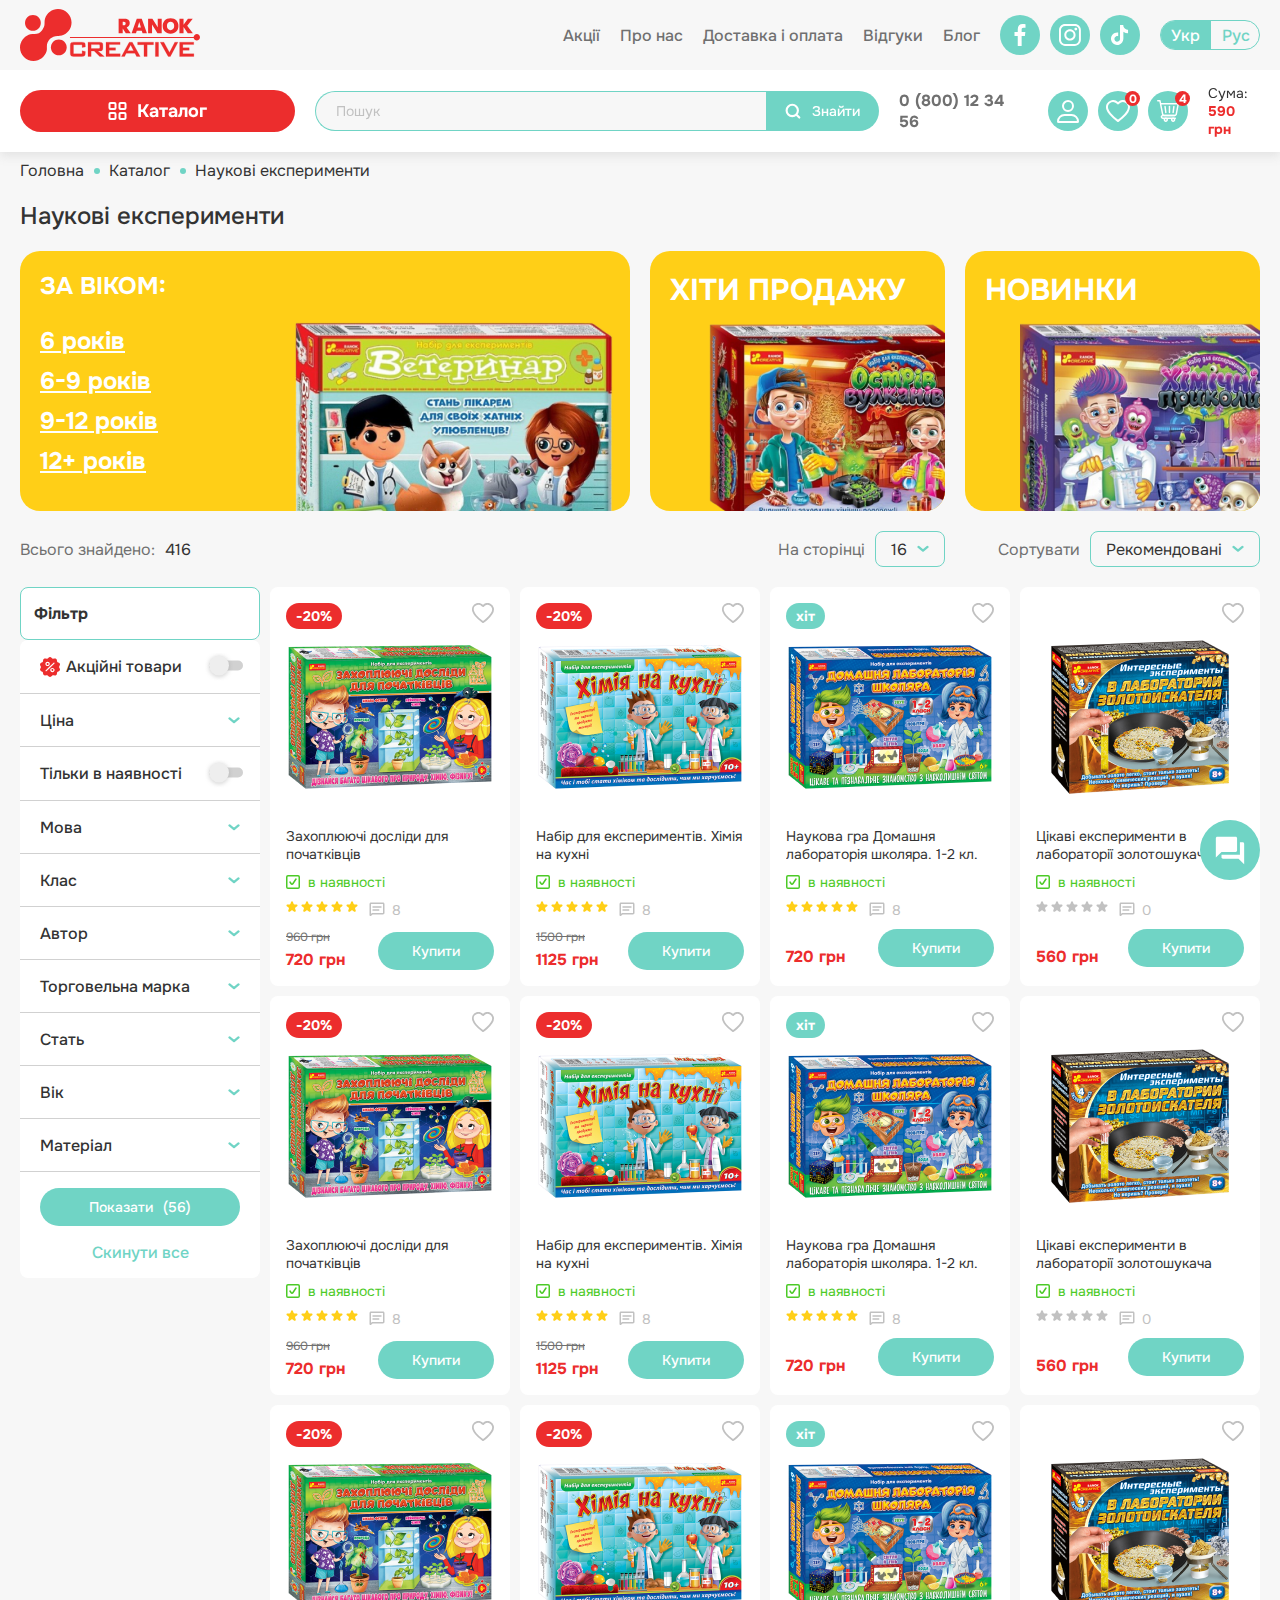
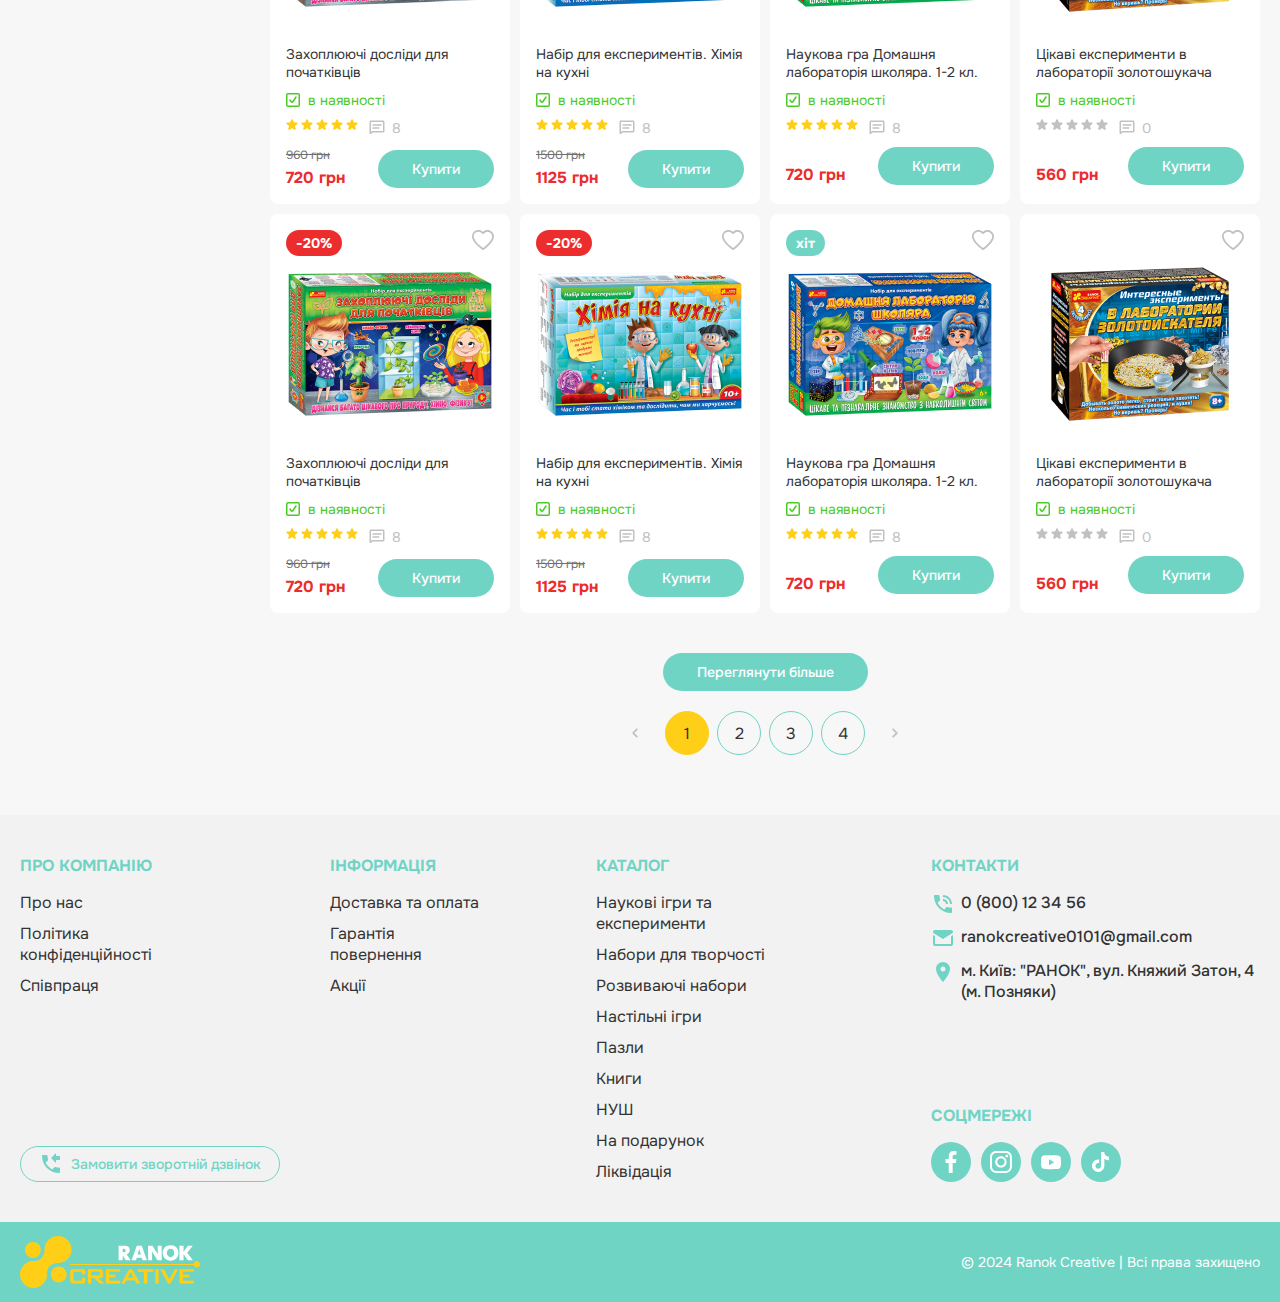
<file: catalog.html>
<!DOCTYPE html>
<html lang="uk">
<head>
    <meta charset="UTF-8">
    <meta name="viewport" content="width=device-width, initial-scale=1.0">
    <title>Каталог</title>
    <link rel="preconnect" href="https://fonts.googleapis.com">
    <link rel="preconnect" href="https://fonts.gstatic.com" crossorigin>
    <link href="https://fonts.googleapis.com/css2?family=Onest:wght@100..900&display=swap" rel="stylesheet">
    <link rel="stylesheet" href="https://cdn.jsdelivr.net/npm/swiper@11/swiper-bundle.min.css">
    <link rel="stylesheet" href="css/style.css">
</head>
<body class="body">
    <header class="header">
        <div class="header__top">
            <div class="container">
                <div class="header__inner">
                    <div class="header__top-inner">
                        <a class="header__logo" href="index.html">
                            <img src="img/logo-ranok-red.svg" alt="">
                        </a>
                        <div class="header__top-content">
                            <nav class="header__menu">
                                <ul>
                                    <li>
                                        <a href="#">Акції</a>
                                    </li>
                                    <li>
                                        <a href="#">Про нас</a>
                                    </li>
                                    <li>
                                        <a href="#">Доставка і оплата</a>
                                    </li>
                                    <li>
                                        <a href="#">Відгуки</a>
                                    </li>
                                    <li>
                                        <a href="#">Блог</a>
                                    </li>
                                </ul>
                            </nav>
                            <div class="header__socials">
                                <a href="#" target="_blank">
                                    <svg xmlns="http://www.w3.org/2000/svg" width="12" height="22" viewBox="0 0 12 22" fill="none">
                                        <path d="M7.64047 22V11.9652H10.883L11.3689 8.05337H7.64047V5.55637C7.64047 4.42475 7.94235 3.65337 9.50734 3.65337L11.5 3.652V0.152625C10.535 0.0476299 9.56533 -0.0033189 8.59509 -3.82965e-07C5.72063 -3.82965e-07 3.75181 1.82325 3.75181 5.17V8.05337H0.5V11.9652H3.75181V22H7.64047Z" fill="white"/>
                                    </svg>
                                </a>
                                <a href="#" target="_blank">
                                    <svg xmlns="http://www.w3.org/2000/svg" width="22" height="22" viewBox="0 0 22 22" fill="none">
                                        <path d="M15.84 0H6.039C4.43804 0.00145571 2.90305 0.637984 1.77088 1.7699C0.638698 2.90182 0.00182026 4.43667 0 6.03762L0 15.8414C0.00218343 17.4419 0.639033 18.9761 1.77087 20.1077C2.90272 21.2393 4.43714 21.8758 6.03762 21.8776H15.8414C17.4416 21.8754 18.9757 21.2388 20.1072 20.1072C21.2388 18.9757 21.8754 17.4416 21.8776 15.8414V6.03625C21.8754 4.43624 21.239 2.90238 20.1077 1.77087C18.9765 0.639368 17.4428 0.00254629 15.8428 0L15.84 0ZM19.9375 15.84C19.9364 16.9264 19.5044 17.968 18.7362 18.7362C17.968 19.5044 16.9264 19.9364 15.84 19.9375H6.039C4.95261 19.9364 3.91103 19.5044 3.14284 18.7362C2.37464 17.968 1.94259 16.9264 1.9415 15.84V6.039C1.94259 4.95261 2.37464 3.91103 3.14284 3.14284C3.91103 2.37464 4.95261 1.94259 6.039 1.9415H15.8428C16.9289 1.94296 17.9701 2.37517 18.738 3.14332C19.5059 3.91148 19.9378 4.95285 19.9389 6.039V15.8428L19.9375 15.84Z" fill="white"/>
                                        <path d="M10.9395 5.302C7.832 5.302 5.302 7.832 5.302 10.9395C5.302 14.047 7.832 16.577 10.9395 16.577C14.047 16.577 16.577 14.047 16.577 10.9395C16.577 7.832 14.047 5.302 10.9395 5.302ZM10.9395 14.6355C9.9596 14.6344 9.02014 14.2447 8.32724 13.5518C7.63434 12.8589 7.24459 11.9194 7.2435 10.9395C7.24459 9.95959 7.63434 9.02014 8.32724 8.32724C9.02014 7.63434 9.9596 7.24459 10.9395 7.2435C11.9194 7.24459 12.8589 7.63434 13.5518 8.32724C14.2447 9.02014 14.6344 9.95959 14.6355 10.9395C14.6344 11.9194 14.2447 12.8589 13.5518 13.5518C12.8589 14.2447 11.9194 14.6344 10.9395 14.6355ZM16.8135 3.65612C16.4366 3.65793 16.0757 3.80845 15.8092 4.07495C15.5427 4.34144 15.3922 4.70237 15.3904 5.07925C15.3904 5.45325 15.5416 5.82175 15.8084 6.08575C16.0724 6.34975 16.4395 6.50375 16.8121 6.50375C17.1889 6.50375 17.5546 6.34975 17.82 6.08575C18.0853 5.81796 18.2342 5.45623 18.2342 5.07925C18.2342 4.70227 18.0853 4.34054 17.82 4.07275C17.5526 3.80652 17.1908 3.65677 16.8135 3.65612Z" fill="white"/>
                                    </svg>
                                </a>
                                <a href="#" target="_blank">
                                    <svg xmlns="http://www.w3.org/2000/svg" width="18" height="20" viewBox="0 0 18 20" fill="none">
                                        <g clip-path="url(#clip0_1_511)">
                                          <path d="M9.01394 6.75148C9.01394 5.38846 9.01394 3.38937 9.01394 1.39028C9.01394 0.995002 9.02744 0.604271 9.02294 0.208996C9.02294 0.059064 9.07242 0.0136301 9.21635 0.0181735C10.1609 0.0181735 11.1055 0.0136301 12.0501 0.0045433C12.203 0.0045433 12.2525 0.0499772 12.266 0.204452C12.3425 1.16311 12.6123 2.0627 13.1656 2.85779C13.9797 4.02544 15.1492 4.59337 16.4941 4.86597C16.7145 4.9114 17.0069 4.8796 17.1328 5.01136C17.2722 5.15675 17.1778 5.45661 17.1778 5.68832C17.1823 6.4925 17.1733 7.29214 17.1823 8.09632C17.1868 8.29623 17.1238 8.33257 16.9394 8.32349C15.3876 8.22808 13.9527 7.78737 12.6483 6.91958C12.6303 6.90595 12.6123 6.89232 12.5898 6.88323C12.5314 6.85597 12.4819 6.77419 12.4144 6.81508C12.3604 6.84689 12.3874 6.92867 12.3874 6.98319C12.3829 8.3144 12.3829 9.65016 12.3784 10.9814C12.3739 12.0036 12.4144 13.0259 12.3604 14.0482C12.221 16.6243 10.6062 18.8323 8.15033 19.6774C4.65989 20.8769 0.836603 18.6733 0.125921 15.0023C-0.670223 10.886 2.4109 7.51022 6.18921 7.46933C6.46359 7.46479 6.74246 7.51476 7.01684 7.53748C7.15178 7.54657 7.21475 7.60109 7.21025 7.75102C7.19676 8.86415 7.18326 9.97728 7.18326 11.0904C7.18326 11.2903 7.07981 11.2449 6.96736 11.2176C6.27467 11.0495 5.59098 11.0768 4.95676 11.4312C3.94021 11.9991 3.42295 12.8669 3.43644 14.0618C3.44993 15.2294 4.34503 16.4107 5.58648 16.7151C6.77844 17.0059 8.05137 16.4107 8.69009 15.3112C8.96896 14.8296 8.96896 14.3162 8.98246 13.7983C9.03194 11.6538 8.99145 9.5184 9.01394 6.75148Z" fill="white"/>
                                        </g>
                                        <defs>
                                          <clipPath id="clip0_1_511">
                                            <rect width="17.2093" height="20" fill="white"/>
                                          </clipPath>
                                        </defs>
                                    </svg>
                                </a>
                            </div>
                            <div class="header__lang">
                                <a class="header__lang-link active" href="#">Укр</a>
                                <a class="header__lang-link" href="#">Рус</a>
                            </div>
                        </div>
                    </div>
                </div>
            </div>
        </div>
        <div class="container">
            <div class="header__inner">
                <div class="header__bottom">
                    <div class="header__catalog-block">
                        <button class="header__catalog-btn">
                            <svg xmlns="http://www.w3.org/2000/svg" width="19" height="18" viewBox="0 0 19 18" fill="none">
                                <rect x="1.5" y="1" width="6" height="6" rx="1" stroke="white" stroke-width="2"/>
                                <rect x="11.5" y="1" width="6" height="6" rx="1" stroke="white" stroke-width="2"/>
                                <rect x="1.5" y="11" width="6" height="6" rx="1" stroke="white" stroke-width="2"/>
                                <rect x="11.5" y="11" width="6" height="6" rx="1" stroke="white" stroke-width="2"/>
                            </svg>
                            Каталог
                        </button>
                        <div class="header__catalog-content">
                            <div class="header__catalog-content--block">
                                <div class="header__catalog-box">
                                    <button class="header__catalog-item">
                                        <svg xmlns="http://www.w3.org/2000/svg" width="26" height="26" viewBox="0 0 26 26" fill="none">
                                            <path d="M8.34691 1.23144C8.21123 1.23779 8.08369 1.29769 7.99204 1.39827C7.90059 1.49864 7.85279 1.63134 7.85913 1.76702C7.86548 1.90291 7.92559 2.03045 8.02596 2.1219C8.12653 2.21335 8.25924 2.26115 8.39492 2.2548H9.41826V11.305L3.42201 21.6984C3.40158 21.7337 3.38551 21.7712 3.37401 21.8103C3.30994 22.0241 3.278 22.2429 3.278 22.4659C3.278 23.7317 4.31505 24.7685 5.58062 24.7685H20.4194C21.6852 24.7685 22.722 23.7317 22.722 22.4659C22.722 22.2429 22.6901 22.0241 22.6262 21.8103C22.6147 21.7712 22.5987 21.7337 22.5782 21.6984L16.582 11.305V2.2548H17.6053C17.7424 2.25679 17.8743 2.20363 17.9719 2.10762C18.0695 2.01141 18.1242 1.88009 18.1242 1.74322C18.1242 1.60615 18.0695 1.47483 17.9719 1.37863C17.8743 1.28262 17.7424 1.22946 17.6053 1.23145H8.39512C8.37925 1.23065 8.36298 1.23065 8.34691 1.23144ZM10.4416 2.25478H15.5584V11.433C15.5594 11.523 15.5841 11.6113 15.6304 11.6889L17.733 15.3265C16.5061 15.9851 15.5544 16.3221 14.7909 16.3259C13.8891 16.3306 13.0314 16.0357 11.9205 15.7103C10.9771 15.4338 9.85598 15.1506 8.41882 15.0708L10.3695 11.6889C10.4158 11.6113 10.4405 11.523 10.4415 11.433L10.4416 2.25478ZM7.83534 16.0779C9.43099 16.1016 10.5976 16.3822 11.633 16.6855C12.7139 17.0023 13.6702 17.3548 14.791 17.3491C15.841 17.3437 16.9339 16.9202 18.2368 16.2138L21.6588 22.138C21.6853 22.2389 21.6986 22.3461 21.6986 22.4657C21.6986 23.1784 21.1321 23.7449 20.4194 23.7449H5.58061C4.8681 23.7449 4.30138 23.1784 4.30138 22.4657C4.30138 22.3461 4.31487 22.2389 4.34145 22.138L7.83534 16.0779ZM11.9768 17.6049C11.135 17.6049 10.4417 18.2982 10.4417 19.1401C10.4417 19.9817 11.135 20.675 11.9768 20.675C12.8185 20.675 13.5118 19.9818 13.5118 19.1401C13.5118 18.2982 12.8185 17.6049 11.9768 17.6049ZM11.9768 18.6283C12.2654 18.6283 12.4884 18.8512 12.4884 19.1401C12.4884 19.4287 12.2654 19.6516 11.9768 19.6516C11.688 19.6516 11.465 19.4287 11.465 19.1401C11.465 18.8512 11.688 18.6283 11.9768 18.6283ZM16.5819 18.8842C15.4575 18.8842 14.5351 19.8066 14.5351 20.9309C14.5351 22.0553 15.4575 22.9777 16.5819 22.9777C17.7062 22.9777 18.6286 22.0553 18.6286 20.9309C18.6286 19.8066 17.7062 18.8842 16.5819 18.8842ZM16.5819 19.9075C17.1531 19.9075 17.6052 20.3596 17.6052 20.9309C17.6052 21.5021 17.1531 21.9542 16.5819 21.9542C16.0106 21.9542 15.5585 21.5021 15.5585 20.9309C15.5585 20.3596 16.0106 19.9075 16.5819 19.9075Z" fill="#70D4C5" stroke="#70D4C5" stroke-width="0.5"/>
                                        </svg>
                                        Наукові експерименти
                                    </button>
                                    <div class="header__catalog-box--content">
                                        <div class="header__catalog-box">
                                            <a class="header__catalog-item" href="#">Наукові експерименти</a>
                                            <div class="header__catalog-box--content">
                                                <a class="header__catalog-item" href="#">Деякий текст</a>
                                                <a class="header__catalog-item" href="#">Деякий текст</a>
                                                <a class="header__catalog-item" href="#">Деякий текст</a>
                                                <a class="header__catalog-item" href="#">Деякий текст</a>
                                                <a class="header__catalog-item" href="#">Деякий текст</a>
                                            </div>
                                        </div>
                                        <div class="header__catalog-box">
                                            <a class="header__catalog-item" href="#">Наукові експерименти</a>
                                            <div class="header__catalog-box--content">
                                                <a class="header__catalog-item" href="#">Деякий текст</a>
                                                <a class="header__catalog-item" href="#">Деякий текст</a>
                                                <a class="header__catalog-item" href="#">Деякий текст</a>
                                                <a class="header__catalog-item" href="#">Деякий текст</a>
                                                <a class="header__catalog-item" href="#">Деякий текст</a>
                                            </div>
                                        </div>
                                        <a class="header__catalog-item" href="#">Наукові експерименти</a>
                                        <a class="header__catalog-item" href="#">Наукові експерименти</a>
                                    </div>
                                </div>
                                
                                <div class="header__catalog-box">
                                    <button class="header__catalog-item">
                                        <svg xmlns="http://www.w3.org/2000/svg" width="26" height="26" viewBox="0 0 26 26" fill="none">
                                            <g clip-path="url(#clip0_1_370)">
                                              <path d="M12.4668 25.7917C12.4209 25.7917 12.3761 25.7853 12.3335 25.7746C5.50694 25.4283 0.207405 19.8784 0.207405 12.9996C0.207405 9.49033 1.59952 6.21773 4.12807 3.78277C6.65561 1.35025 9.96995 0.084881 13.4972 0.215998C20.209 0.470697 25.7233 6.14623 25.7903 12.8671C25.7999 13.8393 25.8213 15.8626 23.9654 17.1653C21.4561 18.9274 18.777 18.2547 16.6229 17.7176C15.689 17.4839 14.8075 17.2631 14.0656 17.2631C13.4783 17.2631 12.9996 17.7408 12.9996 18.3291C12.9996 18.3888 13.005 18.4463 13.0135 18.5039C13.0966 19.4654 13.3942 19.8653 13.9345 20.5922C14.137 20.864 14.3642 21.1701 14.6125 21.5464C14.6157 21.5495 14.6189 21.5539 14.6211 21.5581C14.9545 22.0165 15.1317 22.559 15.1317 23.1261C15.1317 24.479 14.12 25.5982 12.8132 25.7688C12.7642 25.7826 12.7077 25.788 12.6597 25.788C12.6502 25.788 12.6416 25.787 12.6319 25.787C12.5776 25.789 12.522 25.7912 12.4667 25.7912L12.4668 25.7917ZM12.9954 1.27346C9.94334 1.27346 7.07278 2.42792 4.86735 4.55144C2.54984 6.78267 1.27376 9.78242 1.27376 12.9994C1.27376 19.3786 6.24677 24.512 12.6097 24.7192C13.4239 24.6468 14.0659 23.9603 14.0659 23.1266C14.0659 22.7939 13.9657 22.4773 13.7759 22.2066C13.7642 22.1927 13.7534 22.1778 13.7427 22.1617C13.4997 21.7918 13.278 21.4944 13.0808 21.229C12.5115 20.4636 12.0606 19.8581 11.9594 18.6386H11.9604C11.9392 18.513 11.9339 18.4224 11.9339 18.3295C11.9339 17.1538 12.89 16.1975 14.0659 16.1975C14.9401 16.1975 15.8835 16.4342 16.8832 16.6837C19.0259 17.2231 21.2421 17.7753 23.3537 16.2947C24.7502 15.314 24.7342 13.7311 24.7256 12.8793C24.6638 6.71901 19.6089 1.51697 13.4578 1.28338C13.3023 1.27683 13.1488 1.27366 12.9952 1.27366L12.9954 1.27346Z" fill="#70D4C5" stroke="#70D4C5" stroke-width="0.5"/>
                                              <path d="M19.9291 14.0659C18.4602 14.0659 17.2641 12.871 17.2641 11.4009C17.2641 9.93084 18.4592 8.7359 19.9291 8.7359C21.3992 8.7359 22.5941 9.93084 22.5941 11.4009C22.5941 12.8708 21.3982 14.0659 19.9291 14.0659ZM19.9291 9.80185C19.0466 9.80185 18.3301 10.5191 18.3301 11.4009C18.3301 12.2824 19.0476 12.9999 19.9291 12.9999C20.8106 12.9999 21.5281 12.2824 21.5281 11.4009C21.5281 10.5191 20.8108 9.80185 19.9291 9.80185Z" fill="#70D4C5" stroke="#70D4C5" stroke-width="0.5"/>
                                              <path d="M14.5991 8.7359C13.129 8.7359 11.9341 7.54096 11.9341 6.0709C11.9341 4.60083 13.129 3.4059 14.5991 3.4059C16.069 3.4059 17.2639 4.60083 17.2639 6.0709C17.2639 7.54096 16.068 8.7359 14.5991 8.7359ZM14.5991 4.47185C13.7164 4.47185 13.0001 5.18934 13.0001 6.07085C13.0001 6.95236 13.7164 7.66985 14.5991 7.66985C15.4816 7.66985 16.1981 6.95236 16.1981 6.07085C16.1981 5.18934 15.4806 4.47185 14.5991 4.47185Z" fill="#70D4C5" stroke="#70D4C5" stroke-width="0.5"/>
                                              <path d="M7.13679 10.8682C5.66673 10.8682 4.47179 9.67307 4.47179 8.20321C4.47179 6.73314 5.66673 5.53821 7.13679 5.53821C8.60666 5.53821 9.80179 6.73314 9.80179 8.20321C9.80179 9.67307 8.60564 10.8682 7.13679 10.8682ZM7.13679 6.60416C6.25406 6.60416 5.53779 7.32144 5.53779 8.20316C5.53779 9.08467 6.25406 9.80216 7.13679 9.80216C8.01932 9.80216 8.7358 9.08467 8.7358 8.20316C8.7358 7.32144 8.01831 6.60416 7.13679 6.60416Z" fill="#70D4C5" stroke="#70D4C5" stroke-width="0.5"/>
                                              <path d="M6.0709 18.33C4.60083 18.33 3.4059 17.1351 3.4059 15.6652C3.4059 14.1951 4.60083 13.0002 6.0709 13.0002C7.54096 13.0002 8.7359 14.1951 8.7359 15.6652C8.7359 17.135 7.53975 18.33 6.0709 18.33ZM6.0709 14.0662C5.18817 14.0662 4.4719 14.7834 4.4719 15.6652C4.4719 16.5467 5.18817 17.264 6.0709 17.264C6.95343 17.264 7.6699 16.5467 7.6699 15.6652C7.6699 14.7834 6.95241 14.0662 6.0709 14.0662Z" fill="#70D4C5" stroke="#70D4C5" stroke-width="0.5"/>
                                            </g>
                                            <defs>
                                              <clipPath id="clip0_1_370">
                                                <rect width="26" height="26" fill="white"/>
                                              </clipPath>
                                            </defs>
                                          </svg>
                                        Набори для творчості
                                    </button>
                                    <div class="header__catalog-box--content">
                                        <div class="header__catalog-box">
                                            <a class="header__catalog-item" href="#">Наукові експерименти</a>
                                            <div class="header__catalog-box--content">
                                                <a class="header__catalog-item" href="#">Деякий текст</a>
                                                <a class="header__catalog-item" href="#">Деякий текст</a>
                                                <a class="header__catalog-item" href="#">Деякий текст</a>
                                                <a class="header__catalog-item" href="#">Деякий текст</a>
                                                <a class="header__catalog-item" href="#">Деякий текст</a>
                                                <a class="header__catalog-item" href="#">Наукові експерименти</a>
                                            </div>
                                        </div>
                                        <a class="header__catalog-item" href="#">Наукові експерименти</a>
                                        <div class="header__catalog-box">
                                            <a class="header__catalog-item" href="#">Наукові експерименти</a>
                                            <div class="header__catalog-box--content">
                                                <a class="header__catalog-item" href="#">Деякий текст</a>
                                                <a class="header__catalog-item" href="#">Деякий текст</a>
                                                <a class="header__catalog-item" href="#">Деякий текст</a>
                                                <a class="header__catalog-item" href="#">Деякий текст</a>
                                                <a class="header__catalog-item" href="#">Деякий текст</a>
                                            </div>
                                        </div>
                                        <a class="header__catalog-item" href="#">Наукові експерименти</a>
                                    </div>
                                </div>
    
                                <div class="header__catalog-box">
                                    <button class="header__catalog-item">
                                        <svg xmlns="http://www.w3.org/2000/svg" width="26" height="26" viewBox="0 0 26 26" fill="none">
                                            <g clip-path="url(#clip0_1_379)">
                                              <path d="M13.5197 2.03535C13.5197 2.23062 13.54 2.4259 13.5095 2.61141C13.4689 2.86527 13.3063 3.02149 13.032 3.03125C12.7374 3.04102 12.5342 2.87503 12.5138 2.60165C12.4834 2.22086 12.4834 1.83031 12.5138 1.43976C12.5342 1.16637 12.717 0.990623 13.0117 1.00039C13.3063 1.00039 13.4791 1.17613 13.5095 1.44952C13.54 1.6448 13.5197 1.84007 13.5197 2.03535Z" fill="#70D4C5" stroke="#70D4C5" stroke-width="0.5"/>
                                              <path d="M9.25239 3.53897C9.25239 3.84165 9.15078 4.00763 8.94758 4.08574C8.73422 4.17362 8.49037 4.14433 8.35829 3.94905C8.1246 3.61708 7.9214 3.26559 7.72835 2.90433C7.62675 2.69929 7.67755 2.48449 7.8706 2.33803C8.04332 2.20134 8.26685 2.17205 8.42941 2.30874C8.85614 2.67 9.0187 3.16795 9.25239 3.53897Z" fill="#70D4C5" stroke="#70D4C5" stroke-width="0.5"/>
                                              <path d="M18.3356 2.836C18.1426 3.22655 17.9292 3.66592 17.5939 4.01742C17.4314 4.1834 17.1875 4.16388 16.9945 4.02718C16.8015 3.89049 16.71 3.68545 16.8319 3.47065C17.025 3.10939 17.2383 2.76766 17.4619 2.42592C17.5939 2.22089 17.8175 2.19159 18.041 2.2697C18.2645 2.36734 18.3458 2.55285 18.3356 2.836Z" fill="#70D4C5" stroke="#70D4C5" stroke-width="0.5"/>
                                              <path d="M4.78189 5.64797C5.17813 5.83359 5.63534 6.03875 6.01127 6.36114C6.184 6.51745 6.16368 6.75192 6.03159 6.93754C5.89951 7.11339 5.69631 7.21108 5.50326 7.11339C5.09685 6.918 4.71076 6.70307 4.33484 6.45884C4.13163 6.33183 4.12147 6.09737 4.22307 5.89221C4.31452 5.70659 4.4974 5.62843 4.78189 5.64797Z" fill="#70D4C5" stroke="#70D4C5" stroke-width="0.5"/>
                                              <path d="M21.8714 6.13645C21.8714 6.29276 21.8003 6.42953 21.6682 6.50769C21.3227 6.71284 20.9773 6.90823 20.6217 7.09385C20.3575 7.22085 20.1137 7.1427 19.9816 6.89846C19.8393 6.664 19.8901 6.41976 20.134 6.26345C20.4591 6.05829 20.7842 5.8629 21.1297 5.70659C21.5259 5.52097 21.8815 5.75544 21.8714 6.13645Z" fill="#70D4C5" stroke="#70D4C5" stroke-width="0.5"/>
                                              <path d="M19.1891 12.3459C20.5302 11.1645 20.134 9.26056 18.9452 8.30371C18.7827 8.16702 18.6912 8.04009 18.6912 7.81552C18.6811 6.556 17.8784 5.72608 16.5576 5.58938C16.3849 5.56986 16.2426 5.56986 16.1613 5.37458C15.8769 4.72041 15.3079 4.37868 14.6271 4.21269C13.286 3.88072 11.9855 3.9686 10.7155 4.3982C10.7155 4.3982 10.7155 4.3982 10.7053 4.3982C8.7139 5.19883 6.8749 6.80985 6.29577 8.86025C5.73696 10.8228 6.03161 12.7658 7.17971 14.4842C7.65724 15.1969 8.17541 15.8804 8.65294 16.5932C9.19143 17.384 9.6588 18.2139 9.92297 19.1317C10.0144 19.4442 10.1059 19.7371 9.72993 19.9909C9.5064 20.1374 9.4556 20.4206 9.4556 20.6939C9.46576 21.1333 9.46576 21.5727 9.4556 22.0121C9.4556 22.2464 9.47592 22.5002 9.6588 22.6467C9.97377 22.9006 9.97377 23.2228 9.96361 23.5645C9.95345 23.8574 9.95345 24.1503 9.96361 24.4432C9.97377 25.3903 10.6037 25.9859 11.5994 25.9957C12.4833 26.0054 13.3571 25.9957 14.2411 25.9957C15.5009 25.9957 16.0597 25.4489 16.0699 24.2382C16.0699 23.6231 15.9175 22.9689 16.4763 22.4709C16.5068 22.4417 16.5373 22.3831 16.5373 22.3343C16.4662 21.4653 16.9538 20.4987 16.0801 19.7664C16.0496 19.7371 16.0191 19.6883 16.0089 19.6395C15.9378 19.3075 16.5068 17.9406 16.8116 17.755C17.5228 17.3352 17.8683 16.7201 17.8784 15.9292C17.8784 15.7437 17.9495 15.6461 18.1121 15.5484C19.2704 14.8552 19.5752 13.9862 19.118 12.7169C19.0672 12.5705 19.0468 12.4728 19.1891 12.3459ZM9.99409 16.8275C9.43528 15.8609 8.75454 14.9626 8.10429 14.0546C7.32195 12.961 6.95619 11.7406 7.03747 10.4127C7.14923 8.38182 8.41926 6.58529 10.2786 5.64797C10.8069 5.37458 11.3759 5.21836 11.955 5.09143C12.3919 4.99379 12.524 5.06214 12.524 5.5308C12.4935 7.796 12.5138 10.0514 12.5138 12.3166C12.5138 14.4354 12.5138 16.5443 12.5138 18.6631C12.5138 19.6785 12.5138 19.6687 11.4368 19.659C11.1727 19.659 11.0406 19.6004 11 19.327C10.8475 18.419 10.4513 17.6086 9.99409 16.8275ZM15.0539 23.4083C15.0336 23.75 15.0539 24.0917 15.0437 24.4335C15.0437 24.8143 14.8405 25.0095 14.4443 25.0095C13.9566 25.0095 13.4587 25.0095 12.971 25.0095C12.5138 25.0095 12.0566 25.0095 11.5994 25.0095C11.1828 25.0095 10.9898 24.8143 10.9796 24.4139C10.9187 23.0665 10.9187 23.0665 12.2903 23.0665C13.0828 23.0665 13.8855 23.0763 14.678 23.0568C14.9624 23.047 15.0742 23.1251 15.0539 23.4083ZM14.4646 22.0804C13.2657 22.0804 12.0668 22.0706 10.8679 22.0902C10.5529 22.0902 10.4716 22.0023 10.4716 21.7094C10.4615 20.6256 10.4513 20.6256 11.5994 20.6256C12.0769 20.6256 12.5443 20.6256 13.0218 20.6256C13.7432 20.6256 14.4747 20.6354 15.1961 20.6158C15.4908 20.6061 15.5619 20.7037 15.5619 20.9771C15.5822 22.0804 15.5924 22.0804 14.4646 22.0804ZM18.1121 11.887C17.7362 12.1311 17.6651 12.3947 17.9394 12.7365C18.3153 13.1954 18.4677 13.6933 18.1527 14.2303C17.8276 14.7771 17.2688 14.8943 16.6592 14.8747C16.2121 14.865 15.887 14.6892 15.7346 14.2499C15.6025 13.8593 15.4095 13.498 15.064 13.2344C14.7999 13.0391 14.5357 12.9903 14.302 13.2442C14.0887 13.4785 14.1293 13.7324 14.363 13.9276C14.5763 14.1034 14.6881 14.3377 14.7796 14.5818C15.064 15.3532 15.6533 15.773 16.4865 15.8218C16.9234 15.8511 16.903 16.0269 16.7913 16.3198C16.5271 17.013 15.7956 17.1985 15.2164 16.7006C14.9523 16.4662 14.6881 16.3881 14.4239 16.6517C14.1598 16.9251 14.2817 17.1887 14.5255 17.4231C14.617 17.511 14.7186 17.6379 14.8304 17.6672C15.4196 17.8332 15.4704 18.1651 15.186 18.624C15.1656 18.6631 15.1555 18.7217 15.1453 18.7607C14.8913 19.6395 14.8913 19.6199 13.9464 19.6297C13.6213 19.6297 13.5095 19.5516 13.5197 19.2294C13.54 18.0284 13.5298 16.8177 13.5298 15.6168C13.5298 14.4256 13.54 13.2442 13.5298 12.053C13.5298 11.7699 13.5603 11.6234 13.9261 11.6039C14.7592 11.555 15.3993 11.1645 15.7956 10.442C15.9581 10.1588 16.1105 9.87568 16.395 9.67064C16.649 9.48513 16.6795 9.22151 16.4763 8.98718C16.2731 8.74308 16.0191 8.75285 15.7549 8.91883C15.3688 9.15316 15.1453 9.52418 14.9421 9.90497C14.7186 10.3248 14.3833 10.5884 13.8855 10.647C13.6416 10.6763 13.5197 10.6373 13.5197 10.3541C13.5298 8.67474 13.5298 7.00513 13.5197 5.32576C13.5197 5.0719 13.5806 4.98403 13.8651 5.04261C14.2817 5.13049 14.6983 5.18907 15.0234 5.48198C15.2368 5.66749 15.3384 5.85301 15.0234 6.06781C14.7288 6.27285 14.5662 6.58529 14.4341 6.90749C14.3122 7.21017 14.363 7.47379 14.678 7.60072C14.9929 7.72765 15.2164 7.58119 15.3688 7.28828C15.7245 6.61458 16.1918 6.4193 16.8421 6.64387C17.4822 6.85867 17.7971 7.38592 17.6244 8.03033C17.5127 8.43064 17.6143 8.65521 17.9902 8.86025C19.3009 9.573 19.3415 11.0962 18.1121 11.887Z" fill="#70D4C5" stroke="#70D4C5" stroke-width="0.5"/>
                                            </g>
                                            <defs>
                                              <clipPath id="clip0_1_379">
                                                <rect width="26" height="26" fill="white"/>
                                              </clipPath>
                                            </defs>
                                          </svg>
                                        Розвиваючі набори
                                    </button>
                                    <div class="header__catalog-box--content">
                                        <div class="header__catalog-box">
                                            <a class="header__catalog-item" href="#">Наукові експерименти</a>
                                            <div class="header__catalog-box--content">
                                                <a class="header__catalog-item" href="#">Деякий текст</a>
                                                <a class="header__catalog-item" href="#">Деякий текст</a>
                                                <a class="header__catalog-item" href="#">Наукові експерименти</a>
                                                <a class="header__catalog-item" href="#">Наукові експерименти</a>
                                                <a class="header__catalog-item" href="#">Деякий текст</a>
                                                <a class="header__catalog-item" href="#">Деякий текст</a>
                                                <a class="header__catalog-item" href="#">Деякий текст</a>
                                            </div>
                                        </div>
                                        <a class="header__catalog-item" href="#">Наукові експерименти</a>
                                        <a class="header__catalog-item" href="#">Наукові експерименти</a>
                                        <a class="header__catalog-item" href="#">Наукові експерименти</a>
                                    </div>
                                </div>
    
                                <div class="header__catalog-box">
                                    <button class="header__catalog-item">
                                        <svg xmlns="http://www.w3.org/2000/svg" width="24" height="24" viewBox="0 0 24 24" fill="none">
                                            <g clip-path="url(#clip0_1_391)">
                                              <path d="M21.7324 0H10.7542C9.50495 0 8.48656 1.033 8.48656 2.30014V8.26399H2.26761C1.01839 8.26399 0 9.29699 0 10.5641V21.6999C0 22.967 1.01839 24 2.26761 24H13.2458C14.4951 24 15.5134 22.967 15.5134 21.6999V15.736H21.7324C22.9816 15.736 24 14.703 24 13.4359V2.30014C24 1.033 22.9816 0 21.7324 0ZM13.9519 21.6999C13.9519 22.0924 13.6328 22.4161 13.2458 22.4161H2.26761C1.88062 22.4161 1.56153 22.0924 1.56153 21.6999V10.5641C1.56153 10.1716 1.88062 9.84792 2.26761 9.84792H13.2458C13.6328 9.84792 13.9519 10.1716 13.9519 10.5641V21.6999ZM22.4385 13.4359C22.4385 13.8284 22.1194 14.1521 21.7324 14.1521H15.5134V10.5641C15.5134 10.2336 15.4455 9.91679 15.3166 9.62755C15.5949 9.77905 15.9072 9.86169 16.2399 9.86169C17.3262 9.86169 18.2088 8.96643 18.2088 7.86456C18.2088 6.7627 17.3262 5.86743 16.2399 5.86743C15.1536 5.86743 14.271 6.7627 14.271 7.86456C14.271 8.11937 14.3185 8.36729 14.4068 8.58766C14.0673 8.38106 13.6668 8.2571 13.239 8.2571H10.0481V2.30014C10.0481 1.9076 10.3672 1.58393 10.7542 1.58393H21.7324C22.1194 1.58393 22.4385 1.9076 22.4385 2.30014V13.4359Z" fill="#70D4C5"/>
                                              <path d="M4.5488 14.6341C5.52369 14.6341 6.314 13.8325 6.314 12.8436C6.314 11.8547 5.52369 11.0531 4.5488 11.0531C3.5739 11.0531 2.78359 11.8547 2.78359 12.8436C2.78359 13.8325 3.5739 14.6341 4.5488 14.6341Z" fill="#70D4C5"/>
                                              <path d="M10.9646 14.6341C11.9395 14.6341 12.7298 13.8325 12.7298 12.8436C12.7298 11.8547 11.9395 11.0531 10.9646 11.0531C9.98974 11.0531 9.19943 11.8547 9.19943 12.8436C9.19943 13.8325 9.98974 14.6341 10.9646 14.6341Z" fill="#70D4C5"/>
                                              <path d="M4.5488 21.2109C5.52369 21.2109 6.314 20.4092 6.314 19.4204C6.314 18.4315 5.52369 17.6298 4.5488 17.6298C3.5739 17.6298 2.78359 18.4315 2.78359 19.4204C2.78359 20.4092 3.5739 21.2109 4.5488 21.2109Z" fill="#70D4C5"/>
                                              <path d="M10.9646 21.2109C11.9395 21.2109 12.7298 20.4092 12.7298 19.4204C12.7298 18.4315 11.9395 17.6298 10.9646 17.6298C9.98974 17.6298 9.19943 18.4315 9.19943 19.4204C9.19943 20.4092 9.98974 21.2109 10.9646 21.2109Z" fill="#70D4C5"/>
                                              <path d="M7.76011 18.1326C8.8475 18.1326 9.72899 17.2384 9.72899 16.1354C9.72899 15.0325 8.8475 14.1383 7.76011 14.1383C6.67273 14.1383 5.79123 15.0325 5.79123 16.1354C5.79123 17.2384 6.67273 18.1326 7.76011 18.1326Z" fill="#70D4C5"/>
                                              <path d="M13.0354 6.37015C14.0103 6.37015 14.8006 5.56851 14.8006 4.57962C14.8006 3.59074 14.0103 2.78909 13.0354 2.78909C12.0605 2.78909 11.2702 3.59074 11.2702 4.57962C11.2702 5.56851 12.0605 6.37015 13.0354 6.37015Z" fill="#70D4C5"/>
                                              <path d="M19.4512 12.9469C20.4261 12.9469 21.2164 12.1453 21.2164 11.1564C21.2164 10.1675 20.4261 9.36584 19.4512 9.36584C18.4763 9.36584 17.686 10.1675 17.686 11.1564C17.686 12.1453 18.4763 12.9469 19.4512 12.9469Z" fill="#70D4C5"/>
                                            </g>
                                            <defs>
                                              <clipPath id="clip0_1_391">
                                                <rect width="24" height="24" fill="white"/>
                                              </clipPath>
                                            </defs>
                                          </svg>
                                        Настільні ігри
                                    </button>
                                    <div class="header__catalog-box--content">
                                        <div class="header__catalog-box">
                                            <a class="header__catalog-item" href="#">Наукові експерименти</a>
                                            <div class="header__catalog-box--content">
                                                <a class="header__catalog-item" href="#">Деякий текст</a>
                                                <a class="header__catalog-item" href="#">Деякий текст</a>
                                                <a class="header__catalog-item" href="#">Деякий текст</a>
                                                <a class="header__catalog-item" href="#">Деякий текст</a>
                                                <a class="header__catalog-item" href="#">Наукові експерименти</a>
                                                <a class="header__catalog-item" href="#">Деякий текст</a>
                                            </div>
                                        </div>
                                        <a class="header__catalog-item" href="#">Наукові експерименти</a>
                                        <a class="header__catalog-item" href="#">Наукові експерименти</a>
                                        <a class="header__catalog-item" href="#">Наукові експерименти</a>
                                    </div>
                                </div>
    
                                <div class="header__catalog-box">
                                    <button class="header__catalog-item">
                                        <svg xmlns="http://www.w3.org/2000/svg" width="26" height="26" viewBox="0 0 26 26" fill="none">
                                            <g clip-path="url(#clip0_1_405)">
                                              <path d="M23.3743 14.5392C24.8719 14.5392 25.0486 15.5794 25.6675 15.2934C26.1043 15.101 25.9742 15.3609 25.9742 6.7374C25.9742 6.59939 25.9195 6.46718 25.8219 6.36962C25.7244 6.27206 25.5922 6.21728 25.4542 6.21728H18.3406C18.6794 5.50361 18.777 4.6989 18.6185 3.92482C18.46 3.15075 18.0539 2.44926 17.4618 1.92622C14.5344 -0.67436 10.0781 2.66487 11.768 6.21728H6.73455C6.44736 6.21728 6.21456 6.45014 6.21456 6.7374V13.8528C5.50107 13.5139 4.69656 13.4163 3.92267 13.5749C3.14879 13.7334 2.44748 14.1395 1.92456 14.7318C-0.675375 17.6861 2.67329 22.1124 6.21456 20.4533V25.4617C6.21456 25.5997 6.26933 25.7319 6.36686 25.8295C6.4644 25.9271 6.59657 25.9818 6.73456 25.9818H12.735C12.9402 25.9815 13.1259 25.8603 13.2092 25.6725C13.2924 25.4847 13.2573 25.2656 13.1197 25.1133C12.5866 24.4964 12.3737 23.665 12.5446 22.8677C12.7155 22.0705 13.2504 21.3993 13.9894 21.0551C14.7285 20.711 15.5862 20.7334 16.3061 21.1159C17.0262 21.4984 17.5251 22.1964 17.654 23.0017C17.8984 24.739 16.614 25.0146 16.926 25.6751C17.1183 26.112 16.8584 25.9819 25.4798 25.9819H25.48C25.6178 25.9819 25.7502 25.9271 25.8477 25.8295C25.945 25.732 26 25.5998 26 25.4618V19.4598C25.9994 19.2546 25.8783 19.0688 25.6906 18.9856C25.5028 18.9023 25.284 18.9374 25.1315 19.075C24.496 19.6458 23.6207 19.868 22.7899 19.6694C21.959 19.4708 21.2788 18.8766 20.9702 18.08C20.6615 17.2833 20.7637 16.3859 21.2436 15.679C21.7234 14.9723 22.5199 14.5463 23.3739 14.5397L23.3743 14.5392ZM20.6443 14.7316C18.0444 17.6859 21.393 22.1121 24.9343 20.4531V24.9416H18.3408C20.0308 21.3892 15.5953 18.0501 12.647 20.6505V20.6507C12.0548 21.1735 11.6488 21.875 11.4903 22.6491C11.3318 23.4232 11.4293 24.2278 11.7682 24.9416H7.25472V19.4594C7.25414 19.2542 7.133 19.0684 6.94528 18.9852C6.75776 18.9019 6.53869 18.937 6.3864 19.0746C5.74915 19.647 4.87093 19.8688 4.03838 19.6675C3.20584 19.4664 2.52583 18.8679 2.22026 18.0675C1.91469 17.2673 2.02287 16.3677 2.50918 15.6626C2.9957 14.9576 3.79826 14.5374 4.65478 14.5393C6.15242 14.5393 6.32913 15.5795 6.94801 15.2935C7.37956 15.1011 7.25474 15.3299 7.25474 7.25782C13.0164 7.25782 13.0214 7.38267 13.2086 6.95101C13.4999 6.29557 12.2362 6.04086 12.4806 4.27764V4.27744C12.5994 3.46328 13.0964 2.75327 13.8206 2.36323C14.5449 1.973 15.411 1.9488 16.156 2.29781C16.9009 2.64662 17.4369 3.32778 17.601 4.13402C17.7651 4.94026 17.5381 5.77663 16.989 6.38931C16.8516 6.54165 16.8165 6.76077 16.8995 6.94833C16.9828 7.13609 17.1685 7.25727 17.3739 7.25785H24.9344V13.853C24.2209 13.514 23.4164 13.4165 22.6425 13.575C21.8686 13.7335 21.1673 14.1397 20.6446 14.732L20.6443 14.7316Z" fill="#70D4C5" stroke="#70D4C5" stroke-width="0.5"/>
                                            </g>
                                            <defs>
                                              <clipPath id="clip0_1_405">
                                                <rect width="26" height="26" fill="white"/>
                                              </clipPath>
                                            </defs>
                                          </svg>
                                        Пазли
                                    </button>
                                    <div class="header__catalog-box--content">
                                        <div class="header__catalog-box">
                                            <a class="header__catalog-item" href="#">Наукові експерименти</a>
                                            <div class="header__catalog-box--content">
                                                <a class="header__catalog-item" href="#">Наукові експерименти</a>
                                                <a class="header__catalog-item" href="#">Наукові експерименти</a>
                                                <a class="header__catalog-item" href="#">Наукові експерименти</a>
                                                <a class="header__catalog-item" href="#">Деякий текст</a>
                                                <a class="header__catalog-item" href="#">Деякий текст</a>
                                                <a class="header__catalog-item" href="#">Деякий текст</a>
                                                <a class="header__catalog-item" href="#">Деякий текст</a>
                                                <a class="header__catalog-item" href="#">Деякий текст</a>
                                            </div>
                                        </div>
                                        <a class="header__catalog-item" href="#">Наукові експерименти</a>
                                        <a class="header__catalog-item" href="#">Наукові експерименти</a>
                                    </div>
                                </div>
    
                                <div class="header__catalog-box">
                                    <button class="header__catalog-item">
                                        <svg xmlns="http://www.w3.org/2000/svg" width="26" height="26" viewBox="0 0 26 26" fill="none">
                                            <g clip-path="url(#clip0_1_410)">
                                              <path d="M24.1704 4.37466H22.1963C22.1481 3.91726 21.9315 3.48392 21.5824 3.17096C21.1852 2.82189 20.6556 2.6654 20.138 2.73763C18.537 2.96633 15.5639 3.66448 13.0722 5.87929C10.5444 3.58022 7.48704 2.84596 5.86204 2.61726C5.34444 2.54503 4.81482 2.70152 4.41759 3.05059C4.06852 3.36355 3.83981 3.78485 3.8037 4.25429H1.82963C0.818519 4.25429 0 5.07281 0 6.07189V21.1543C0 22.2497 0.890741 23.1404 1.98611 23.1404L24.0139 23.2608C25.1093 23.2608 26 22.37 26 21.2747V6.19226C26 5.19318 25.1815 4.37466 24.1704 4.37466ZM1.98611 21.9487C1.55278 21.9487 1.2037 21.5997 1.2037 21.1663V6.07189C1.2037 5.73485 1.48056 5.44596 1.82963 5.44596H3.79167V17.2543C3.79167 18.2534 4.57407 19.0478 5.56111 19.0839C8.84722 19.1682 10.7491 20.8534 11.6519 21.9487H1.98611ZM12.2296 20.7811C11.0741 19.5293 8.96759 17.9765 5.59722 17.8802C5.27222 17.8682 4.99537 17.5913 4.99537 17.2543V4.43485C4.99537 4.25429 5.06759 4.08577 5.21204 3.9654C5.34444 3.84503 5.525 3.79689 5.69352 3.82096C7.18611 4.02559 9.9787 4.68763 12.2778 6.80615L12.2296 20.7811ZM13.7704 20.9015L13.7222 6.91448C16.0093 4.808 18.8139 4.14596 20.3065 3.92929C20.487 3.90522 20.6556 3.95337 20.788 4.07374C20.9324 4.19411 21.0046 4.36263 21.0046 4.54318V17.3747C21.0046 17.7117 20.7398 17.9886 20.4028 18.0006C17.0444 18.0969 14.9259 19.6497 13.7704 20.9015ZM24.7963 21.2867C24.7963 21.72 24.4472 22.0691 24.0139 22.0691H14.3481C15.2389 20.9737 17.1407 19.3006 20.4389 19.2043C21.4259 19.1802 22.2083 18.3737 22.2083 17.3747V5.57837H24.1704C24.5074 5.57837 24.7963 5.85522 24.7963 6.20429V21.2867Z" fill="#70D4C5" stroke="#70D4C5" stroke-width="0.5"/>
                                            </g>
                                            <defs>
                                              <clipPath id="clip0_1_410">
                                                <rect width="26" height="26" fill="white"/>
                                              </clipPath>
                                            </defs>
                                          </svg>
                                        Книги
                                    </button>
                                    <div class="header__catalog-box--content">
                                        <div class="header__catalog-box">
                                            <a class="header__catalog-item" href="#">Наукові експерименти</a>
                                            <div class="header__catalog-box--content">
                                                <a class="header__catalog-item" href="#">Деякий текст</a>
                                                <a class="header__catalog-item" href="#">Деякий текст</a>
                                            </div>
                                        </div>
                                        <a class="header__catalog-item" href="#">Наукові експерименти</a>
                                        <a class="header__catalog-item" href="#">Деякий текст</a>
                                        <a class="header__catalog-item" href="#">Деякий текст</a>
                                        <a class="header__catalog-item" href="#">Наукові експерименти</a>
                                    </div>
                                </div>
    
                                <div class="header__catalog-box">
                                    <button class="header__catalog-item">
                                        <svg xmlns="http://www.w3.org/2000/svg" width="26" height="26" viewBox="0 0 26 26" fill="none">
                                            <g clip-path="url(#clip0_1_415)">
                                              <path d="M23.4043 9.3349C22.7939 8.7148 21.8735 8.56946 21.108 8.9764C20.2651 9.41241 19.8485 10.3426 20.1391 11.1274C20.3717 11.7571 20.1101 12.0769 19.7419 12.4257C19.6741 12.4935 19.5772 12.5904 19.5093 12.697C19.3834 12.8908 19.2768 12.9101 19.0249 12.8133C17.7944 12.3385 16.4767 12.7842 16.0116 13.8209C15.6531 14.6251 15.159 14.6348 14.5098 14.5767C14.442 14.567 14.3645 14.567 14.2967 14.5767C14.2676 14.5767 14.2385 14.5767 14.2095 14.5767C14.0932 14.5767 13.9769 14.5767 13.8606 14.5767C13.5797 14.5767 13.289 14.5767 12.9983 14.5863C12.8142 14.5863 12.7561 14.5476 12.7173 14.3538C12.5623 13.6659 12.2329 13.0942 11.7388 12.6485C11.5644 12.4935 11.5644 12.4063 11.6903 12.2028C12.3589 11.0789 13.0855 9.87748 13.7734 8.65667C13.9285 8.37568 14.0254 8.30786 14.3645 8.40475C15.7597 8.802 17.0386 8.46289 18.056 7.41647C19.054 6.39913 19.3834 5.13955 18.9958 3.75403C18.5792 2.24254 17.2518 1.13799 15.6919 1.01204C14.1029 0.886078 12.6011 1.75809 11.9422 3.19206C11.2737 4.6551 11.574 6.3313 12.727 7.44554C12.9402 7.6587 12.9789 7.75559 12.8239 8.0075C12.0876 9.20894 11.3803 10.4394 10.6827 11.6409C10.5761 11.8153 10.5179 11.8637 10.2951 11.7959C9.20023 11.4762 8.18289 11.6409 7.26243 12.2804C7.09772 12.3966 7.03958 12.3772 6.90394 12.2416C6.497 11.854 6.05131 11.4471 5.60561 11.0692C5.45059 10.9433 5.43121 10.8464 5.50872 10.6429C5.68312 10.2069 5.69281 9.73215 5.5281 9.24769C5.34401 8.69542 4.94676 8.24973 4.42355 7.98812C3.89066 7.73621 3.29963 7.70714 2.74735 7.91061C2.16601 8.11408 1.73969 8.51133 1.49747 9.03454C1.25524 9.55774 1.23587 10.1488 1.43934 10.6914C1.6428 11.2339 2.06912 11.6699 2.61171 11.9025C3.15429 12.135 3.74532 12.135 4.2879 11.9025C4.53982 11.7959 4.66578 11.7862 4.84987 11.9703C5.20836 12.3288 5.59592 12.6679 5.9641 12.9877L6.10944 13.1136C6.2354 13.2202 6.25477 13.2783 6.17726 13.443C5.5281 14.6542 5.54748 15.8653 6.25477 17.0377C6.35166 17.2024 6.34198 17.2702 6.20633 17.4058C5.78001 17.8031 5.42152 18.1616 5.10178 18.5007C4.88862 18.7332 4.74329 18.8301 4.39448 18.6848C3.51278 18.3263 2.46637 18.6751 1.89472 19.5084C1.36182 20.3029 1.41996 21.3687 2.04005 22.0953C2.67953 22.8414 3.73563 23.0642 4.61733 22.6573C5.4409 22.2697 6.12882 21.2814 5.79939 20.3513C5.54748 19.6343 5.83815 19.3146 6.28384 18.9367C6.52607 18.7332 6.74891 18.5104 6.94269 18.2779C7.1171 18.0744 7.21399 18.0647 7.4659 18.2003C8.65765 18.8883 9.86878 18.8786 11.0605 18.1907C11.3027 18.0453 11.3996 18.0841 11.5837 18.2682C12.5429 19.2371 13.4343 20.1188 14.3063 20.952C14.5583 21.1942 14.6067 21.3105 14.442 21.6399C13.7056 23.0448 14.2676 24.8276 15.6822 25.6124C16.1569 25.874 16.6705 26 17.1743 26C18.2013 26 19.1896 25.4865 19.7613 24.566C20.4782 23.4033 20.3329 21.9015 19.4125 20.9036C18.4823 19.8959 16.9708 19.6343 15.75 20.2835C15.5175 20.4094 15.4012 20.4385 15.2171 20.2447C14.3645 19.3727 13.4828 18.5104 12.6205 17.6771L12.3201 17.3865C12.1651 17.2411 12.1457 17.1733 12.2523 17.028C12.4751 16.7276 12.6205 16.3691 12.698 15.9719C12.7367 15.7781 12.7949 15.749 12.9983 15.749H13.0468C13.7347 15.7587 14.442 15.7684 15.1299 15.749C15.469 15.7393 15.624 15.7878 15.7694 16.156C16.0019 16.7567 16.4573 17.2314 17.058 17.493C17.6781 17.7643 18.3951 17.7837 19.0249 17.5415C19.6837 17.2896 20.236 16.7373 20.4976 16.0881C20.7302 15.5068 20.7205 14.8964 20.4782 14.3732C20.1779 13.7337 20.3523 13.4043 20.798 12.9877C20.8464 12.9392 20.8852 12.9005 20.9046 12.8617C21.079 12.5904 21.2631 12.5323 21.6022 12.6195C22.4548 12.8326 23.3365 12.416 23.7434 11.6215C24.131 10.8464 23.9954 9.93561 23.4043 9.3349ZM22.8036 10.7204C22.8036 10.9239 22.7164 11.1177 22.5614 11.263C22.4064 11.4083 22.2029 11.4859 21.98 11.4859C21.544 11.4762 21.2243 11.1564 21.2243 10.7204C21.2243 10.5073 21.3018 10.3038 21.4568 10.1585C21.6022 10.0131 21.8056 9.92593 22.0091 9.92593C22.2126 9.92593 22.4257 10.0131 22.5711 10.1682C22.7261 10.3135 22.8036 10.5073 22.8036 10.7204ZM19.49 15.2064C19.4609 15.9719 18.8214 16.5629 18.056 16.5338C17.3099 16.5048 16.7189 15.8847 16.7286 15.1483C16.7383 14.7801 16.8836 14.441 17.1549 14.1794C17.4262 13.9178 17.775 13.7822 18.1335 13.7918C18.492 13.8015 18.8505 13.9662 19.1121 14.2375C19.3737 14.5088 19.5093 14.8479 19.49 15.2064ZM11.6322 15.1289C11.6419 15.7587 11.39 16.3594 10.9443 16.8148C10.4889 17.2799 9.88815 17.5318 9.24868 17.5318C7.96004 17.5318 6.89425 16.4757 6.87487 15.1677C6.86518 13.85 7.88253 12.8036 9.20992 12.7745C9.2293 12.7745 9.23899 12.7745 9.25837 12.7745C9.87846 12.7745 10.4695 13.007 10.9152 13.443C11.3706 13.8984 11.6225 14.4895 11.6322 15.1289ZM13.4925 6.61228C12.9983 6.11814 12.727 5.45929 12.727 4.77137C12.7367 3.36647 13.8897 2.20378 15.314 2.18441C15.3237 2.18441 15.3334 2.18441 15.3431 2.18441C16.0213 2.18441 16.6705 2.4557 17.1646 2.94015C17.6684 3.43429 17.9494 4.08345 17.9494 4.78106C17.9494 5.46898 17.6781 6.11814 17.1937 6.61228C16.6995 7.11611 16.0407 7.3874 15.3431 7.3874C14.6455 7.3874 13.9866 7.11611 13.4925 6.61228ZM4.44293 9.91624C4.45262 10.4685 4.03599 10.8851 3.48372 10.9045C3.21242 10.9045 2.95082 10.8076 2.75704 10.6138C2.57295 10.4298 2.46637 10.1778 2.47606 9.91624C2.48575 9.38334 2.92175 8.94734 3.46434 8.94734C3.98755 8.94734 4.43324 9.38334 4.44293 9.91624ZM2.67953 20.6807C2.68922 20.1575 3.1446 19.7118 3.66781 19.7021C3.6775 19.7021 3.6775 19.7021 3.68719 19.7021C3.94879 19.7021 4.19101 19.799 4.38479 19.9831C4.57858 20.1672 4.68515 20.4191 4.68515 20.6904C4.68515 20.952 4.58826 21.2039 4.39448 21.3977C4.2007 21.5915 3.94879 21.6981 3.68719 21.6981C3.42558 21.6981 3.16398 21.5818 2.9702 21.388C2.78611 21.1942 2.67953 20.9423 2.67953 20.6807ZM15.2752 22.948C15.2849 21.9209 16.1376 21.078 17.1646 21.078C18.1916 21.078 19.0346 21.9112 19.0346 22.948C19.0346 23.9944 18.2207 24.8179 17.184 24.8276C17.1743 24.8276 17.1743 24.8276 17.1646 24.8276C16.6608 24.8276 16.186 24.6242 15.8178 24.2657C15.469 23.9072 15.2752 23.4421 15.2752 22.948Z" fill="#70D4C5" stroke="#70D4C5" stroke-width="0.5"/>
                                            </g>
                                            <defs>
                                              <clipPath id="clip0_1_415">
                                                <rect width="26" height="26" fill="white"/>
                                              </clipPath>
                                            </defs>
                                          </svg>
                                        НУШ
                                    </button>
                                    <div class="header__catalog-box--content">
                                        <div class="header__catalog-box">
                                            <a class="header__catalog-item" href="#">Наукові експерименти</a>
                                            <div class="header__catalog-box--content">
                                                <a class="header__catalog-item" href="#">Деякий текст</a>
                                                <a class="header__catalog-item" href="#">Деякий текст</a>
                                                <a class="header__catalog-item" href="#">Деякий текст</a>
                                                <a class="header__catalog-item" href="#">Деякий текст</a>
                                                <a class="header__catalog-item" href="#">Деякий текст</a>
                                            </div>
                                        </div>
                                        <a class="header__catalog-item" href="#">Деякий текст</a>
                                        <a class="header__catalog-item" href="#">Деякий текст</a>
                                        <a class="header__catalog-item" href="#">Наукові експерименти</a>
                                        <a class="header__catalog-item" href="#">Наукові експерименти</a>
                                        <a class="header__catalog-item" href="#">Наукові експерименти</a>
                                    </div>
                                </div>
    
                                <div class="header__catalog-box">
                                    <button class="header__catalog-item">
                                        <svg xmlns="http://www.w3.org/2000/svg" width="26" height="26" viewBox="0 0 26 26" fill="none">
                                            <g clip-path="url(#clip0_1_420)">
                                              <path d="M25.9777 8.28285C25.9257 7.25771 25.2351 6.41828 24.2177 6.14342C23.9206 6.0617 23.6235 6.06171 23.3339 6.06171H23.2448C22.6284 6.06171 22.0194 6.06171 21.3807 6.06171H20.7198L20.7644 5.98742C20.8238 5.89085 20.8609 5.81656 20.9055 5.74971C21.9229 3.93713 21.3288 1.66399 19.5464 0.579419C17.7715 -0.505152 15.551 -0.0148668 14.3925 1.70856C14.036 2.24342 13.7686 2.82285 13.531 3.37256C13.4047 3.67713 13.2785 3.97428 13.1448 4.28628L13.0037 4.61313C12.9146 4.49428 12.87 4.37542 12.8329 4.24913C12.8181 4.19713 12.7958 4.15256 12.7809 4.10056L12.6918 3.87771C12.3725 3.10513 12.0457 2.31028 11.5481 1.61199C10.5827 0.252562 9.04542 -0.297152 7.42645 0.15599C5.90403 0.579419 4.77521 1.91656 4.62668 3.48399C4.54499 4.37542 4.75293 5.19999 5.28021 6.06913C4.98315 6.06913 4.69352 6.06913 4.41131 6.06913C3.69095 6.0617 3.01514 6.06171 2.33933 6.07656C1.03228 6.10628 0.0519869 7.08685 0.0148546 8.4017C-0.00742472 9.00342 1.73063e-06 9.53828 0.0148546 10.0211C0.0519869 10.8828 0.453015 11.544 1.17338 11.9377C1.47044 12.1011 1.52985 12.272 1.52242 12.5766C1.515 15.704 1.515 18.876 1.515 21.9514V23.3257C1.515 25.0788 2.4433 26.0074 4.19595 26.0074C7.1888 26.0074 10.1742 26.0074 13.1671 26.0074C16.0411 26.0074 18.9152 26.0074 21.7966 26.0074C23.5418 26.0074 24.4702 25.0788 24.4702 23.3108V21.4834C24.4702 18.5937 24.4702 15.6074 24.4627 12.6657C24.4627 12.2868 24.5221 12.0863 24.8638 11.9006C25.5321 11.544 25.9257 10.8903 25.9703 10.0583C26.0074 9.47142 26.0074 8.87713 25.9777 8.28285ZM14.437 19.2474C14.437 20.2726 14.437 21.3051 14.437 22.3303C14.437 22.4937 14.437 22.6646 14.437 22.828C14.437 23.2291 14.4296 23.6377 14.4444 24.0463C14.4519 24.18 14.4296 24.2543 14.3925 24.2914C14.3553 24.3286 14.2811 24.3508 14.1548 24.3434C13.2636 24.3211 12.5433 24.3211 11.8823 24.3434C11.7486 24.3508 11.667 24.3286 11.6224 24.284C11.5778 24.2394 11.5556 24.1503 11.5556 23.9794C11.563 21.9366 11.563 19.8566 11.563 17.8434V16.016C11.563 15.3697 11.563 14.7234 11.563 14.0846C11.563 12.1383 11.563 10.1326 11.5556 8.15656C11.5556 7.95599 11.5778 7.84456 11.6372 7.79256C11.6818 7.74799 11.7635 7.72571 11.8897 7.72571C11.912 7.72571 11.9417 7.72571 11.964 7.72571C12.7364 7.77028 13.3676 7.77028 13.9394 7.72571C14.1474 7.71085 14.2736 7.73313 14.3405 7.79999C14.4296 7.8817 14.4444 8.04513 14.4444 8.26799C14.4296 11.9228 14.437 15.6446 14.437 19.2474ZM6.4016 4.57599C6.11197 3.69942 6.29763 2.91199 6.95116 2.29542C7.38932 1.87942 7.89432 1.67142 8.44387 1.67142C8.71865 1.67142 9.00828 1.72342 9.30534 1.82742C9.58755 1.92399 9.82519 2.1097 10.0257 2.3697C10.6272 3.18685 10.9837 4.10056 11.3699 5.07371C11.4961 5.39313 11.6224 5.72742 11.7635 6.04685C11.4145 6.04685 11.0654 6.05428 10.7312 6.05428C9.86975 6.06913 9.05284 6.07656 8.22851 6.02456C7.34476 5.97999 6.69866 5.46742 6.4016 4.57599ZM9.89203 16.8554C9.89203 17.3383 9.89203 17.8137 9.89203 18.2966C9.89203 18.772 9.89203 19.2548 9.89203 19.7303C9.89203 21.1268 9.89203 22.568 9.89946 23.9868C9.89946 24.1428 9.8846 24.232 9.83262 24.2766C9.78806 24.3211 9.70637 24.3434 9.55784 24.3434C8.71865 24.336 7.86461 24.336 7.03285 24.336C6.73579 24.336 6.43131 24.336 6.14167 24.336C5.43616 24.336 4.73065 24.336 4.02514 24.336C3.42359 24.336 3.19337 24.0908 3.19337 23.4743C3.19337 22.2783 3.19337 21.0748 3.19337 19.8788C3.19337 17.5091 3.19337 15.0503 3.18595 12.636C3.18595 12.4726 3.20823 12.376 3.25279 12.3314C3.29734 12.2868 3.39389 12.2646 3.55727 12.2646C5.6144 12.2794 7.63439 12.2794 9.55042 12.2646C9.69894 12.2646 9.79549 12.2868 9.84005 12.3314C9.89203 12.3834 9.90688 12.4726 9.90688 12.6508C9.89203 14.0548 9.89203 15.4811 9.89203 16.8554ZM9.84747 10.556C9.80291 10.6006 9.72122 10.6154 9.56527 10.6154C9.01571 10.608 8.45873 10.608 7.90174 10.608C7.58241 10.608 7.26307 10.608 6.94373 10.608C6.62439 10.608 6.30506 10.608 5.97829 10.608H4.98315C4.18852 10.608 3.39389 10.608 2.59926 10.608C1.88632 10.608 1.67095 10.3926 1.66353 9.69428V9.56799C1.66353 9.23371 1.6561 8.87713 1.66353 8.53542C1.67838 7.97828 1.91603 7.73313 2.45073 7.73313C3.47558 7.73313 4.50043 7.73313 5.51785 7.73313C6.86204 7.73313 8.24336 7.73313 9.60983 7.72571C9.72122 7.72571 9.79549 7.74056 9.83262 7.7777C9.86975 7.81485 9.88461 7.88913 9.88461 8.0377C9.86975 8.72856 9.86233 9.52342 9.88461 10.3108C9.90688 10.4371 9.89203 10.5188 9.84747 10.556ZM16.1005 19.76C16.1005 19.2697 16.1005 18.7868 16.1005 18.2966C16.1005 17.8137 16.1005 17.3234 16.1005 16.8406C16.1005 15.4811 16.1005 14.0846 16.0931 12.7028C16.0931 12.5023 16.1154 12.3983 16.1674 12.3463C16.2194 12.2943 16.3233 12.272 16.4793 12.272C16.4867 12.272 16.4941 12.272 16.5016 12.272C18.2765 12.2943 20.1702 12.2943 22.4502 12.272C22.6061 12.272 22.7027 12.2943 22.7472 12.3388C22.7992 12.3908 22.8141 12.48 22.8141 12.6434C22.8066 15.1691 22.8066 17.7394 22.8066 20.2206C22.8066 21.2903 22.8066 22.36 22.8066 23.4297C22.8066 24.1057 22.5838 24.336 21.9229 24.336C21.3288 24.336 20.7346 24.336 20.1331 24.336C18.9374 24.336 17.6972 24.336 16.4793 24.3508C16.3085 24.3508 16.2119 24.3286 16.16 24.2766C16.108 24.2246 16.0857 24.128 16.0857 23.9423C16.108 22.5457 16.1005 21.1268 16.1005 19.76ZM21.0094 10.608C20.6678 10.608 20.3188 10.608 19.9771 10.608C19.9697 10.608 19.9697 10.608 19.9623 10.608C19.643 10.608 19.3236 10.608 19.0043 10.608C18.1651 10.608 17.2962 10.6006 16.4422 10.6154C16.2862 10.6154 16.1971 10.6006 16.1525 10.5486C16.108 10.504 16.0857 10.4148 16.0931 10.2737C16.1154 9.47885 16.108 8.68399 16.0931 8.00056C16.0931 7.8817 16.108 7.81485 16.1377 7.7777C16.1748 7.74056 16.2342 7.72571 16.3456 7.72571C16.3456 7.72571 16.3456 7.72571 16.353 7.72571C17.6007 7.73313 18.8706 7.73313 20.096 7.73313C21.2322 7.73313 22.413 7.73313 23.5641 7.74056C24.0617 7.74056 24.3068 8.00056 24.3216 8.52799C24.3291 8.89942 24.3291 9.30056 24.3216 9.78342C24.3142 10.3628 24.0765 10.608 23.5047 10.608C22.673 10.6154 21.8263 10.6154 21.0094 10.608ZM18.2394 5.94285L18.2171 5.95028C18.0834 5.99485 17.9497 6.03942 17.8235 6.03942C16.9026 6.04685 15.9891 6.04685 15.0311 6.04685H14.2514C14.385 5.73485 14.5039 5.41542 14.6227 5.11085C15.0014 4.13771 15.3505 3.22399 15.952 2.40685C16.457 1.72342 17.3705 1.4857 18.2765 1.81256C19.138 2.11713 19.7247 2.9417 19.7247 3.87028C19.7247 4.8137 19.1305 5.65313 18.2394 5.94285Z" fill="#70D4C5"/>
                                            </g>
                                            <defs>
                                              <clipPath id="clip0_1_420">
                                                <rect width="26" height="26" fill="white"/>
                                              </clipPath>
                                            </defs>
                                          </svg>
                                        На подарунок
                                    </button>
                                    <div class="header__catalog-box--content">
                                        <div class="header__catalog-box">
                                            <a class="header__catalog-item" href="#">Наукові експерименти</a>
                                            <div class="header__catalog-box--content">
                                                <a class="header__catalog-item" href="#">Деякий текст</a>
                                            </div>
                                        </div>
                                        <a class="header__catalog-item" href="#">Наукові експерименти</a>
                                    </div>
                                </div>
    
                                <div class="header__catalog-box">
                                    <button class="header__catalog-item">
                                        <svg xmlns="http://www.w3.org/2000/svg" width="26" height="26" viewBox="0 0 26 26" fill="none">
                                            <g clip-path="url(#clip0_1_425)">
                                              <path d="M21.103 9.89861L21.0678 9.84112C20.7859 9.42431 20.3137 8.72724 19.4046 8.99313C18.4461 9.2734 18.4602 10.1645 18.4672 10.6963C18.4743 10.9406 18.3827 11.1706 18.2206 11.3431C18.0585 11.5083 17.8471 11.5946 17.6145 11.5946C17.389 11.5946 17.1776 11.5011 17.0225 11.3287C16.8534 11.149 16.7688 10.9047 16.7829 10.6388C16.804 10.2579 16.8745 9.86986 16.945 9.53211C17.6779 5.9174 16.05 2.34581 12.6954 0.211486C12.2373 -0.0831523 11.7158 -0.0687798 11.2788 0.247417C10.8278 0.563614 10.6305 1.05228 10.7362 1.58407C11.004 2.96384 10.6445 4.27174 9.65085 5.56527C9.12934 6.24078 8.5444 6.88755 7.97355 7.51276C7.73394 7.77865 7.48023 8.05173 7.23357 8.32481C5.20389 10.6244 4.14677 13.0606 4.01287 15.7842C3.87897 18.4431 4.79514 20.9871 6.57815 22.9345C8.34707 24.8677 10.7432 25.96 13.3226 26.0031C13.379 26.0031 13.4353 26.0031 13.4917 26.0031C15.9442 26.0031 18.277 25.0186 20.0741 23.2292C21.9487 21.3536 22.9917 18.8599 22.9988 16.201C23.0058 14.002 22.3011 11.6449 21.103 9.89861ZM17.5158 23.1789C14.9717 24.7886 12.3077 24.8317 9.58742 23.3082C7.02919 21.8782 5.58446 19.1114 5.61265 15.7195V15.7123C5.58446 13.7289 6.54291 11.573 8.38935 9.4818C8.65716 9.17998 8.93201 8.87815 9.19981 8.58352C9.76361 7.96549 10.3486 7.32591 10.8771 6.64322C12.0399 5.14847 12.5403 3.62497 12.4064 2.00087C14.8307 3.819 15.9583 6.58573 15.3593 9.31652C15.2606 9.76925 15.2043 10.1789 15.1831 10.5741C15.1479 11.2784 15.3875 11.9467 15.8456 12.4497C16.2896 12.9384 16.8957 13.2187 17.5511 13.2402C18.1924 13.2618 18.8055 13.0175 19.2777 12.5647C19.6583 12.1982 19.912 11.7311 20.0177 11.2065C21.2087 13.2115 21.6598 15.6476 21.2228 17.8466C20.7859 20.0816 19.5032 21.9285 17.5158 23.1789Z" fill="#EC2D2D"/>
                                              <path d="M17.6497 15.123C17.2339 14.9865 16.7758 15.1158 16.2825 15.4895C15.8033 15.856 15.2395 15.9638 14.7391 15.777C14.2387 15.5901 13.8793 15.1374 13.7525 14.5338C13.6749 14.1529 13.6749 13.7648 13.6749 13.2618C13.6749 13.1899 13.6749 13.1109 13.6749 13.0318L13.682 12.9097C13.689 12.7659 13.6961 12.5719 13.7102 12.3779C13.7525 11.7527 13.4988 11.2712 12.9984 11.0197C12.4698 10.7538 11.9201 10.8544 11.455 11.3143C10.6093 12.1335 9.98911 12.8593 9.49579 13.5852C8.55142 14.9721 8.10743 16.4812 8.17791 18.0838C8.28362 20.3978 9.41122 22.0794 11.4338 22.9561C12.1668 23.2723 12.8927 23.4304 13.5974 23.4304C14.873 23.4304 16.0852 22.9202 17.1282 21.9213C18.7421 20.3762 19.2284 18.4 18.5447 16.2082C18.3615 15.6261 18.0585 15.2596 17.6497 15.123ZM15.9795 20.7715C14.8025 21.8566 13.4776 22.0865 12.0258 21.447C10.6022 20.8146 9.84111 19.6719 9.77064 18.0407C9.70721 16.5818 10.2005 15.1949 11.2436 13.9373C11.5114 13.6139 11.8003 13.2977 12.0893 12.9959C12.0893 13.0031 12.0893 13.0174 12.0893 13.0246V13.2474C12.054 13.7936 12.0399 14.505 12.2654 15.2236C12.5967 16.2656 13.3437 17.0418 14.3163 17.358C15.2465 17.6598 16.2543 17.4945 17.0789 16.898C17.4735 18.4287 17.1 19.7294 15.9795 20.7715Z" fill="#EC2D2D"/>
                                            </g>
                                            <defs>
                                              <clipPath id="clip0_1_425">
                                                <rect width="26" height="26" fill="white"/>
                                              </clipPath>
                                            </defs>
                                          </svg>
                                        Ліквідація
                                    </button>
                                    <div class="header__catalog-box--content">
                                        <div class="header__catalog-box">
                                            <a class="header__catalog-item" href="#">Наукові експерименти</a>
                                            <div class="header__catalog-box--content">
                                                <a class="header__catalog-item" href="#">Деякий текст</a>
                                                <a class="header__catalog-item" href="#">Деякий текст</a>
    
                                            </div>
                                        </div>
                                        <a class="header__catalog-item" href="#">Наукові експерименти</a>
                                        <a class="header__catalog-item" href="#">Наукові експерименти</a>
                                        <a class="header__catalog-item" href="#">Наукові експерименти</a>
                                        <a class="header__catalog-item" href="#">Наукові експерименти</a>
                                        <a class="header__catalog-item" href="#">Наукові експерименти</a>
                                        <a class="header__catalog-item" href="#">Наукові експерименти</a>
                                    </div>
                                </div>
                            </div>
                        </div>
                    </div>
                    <form class="header__search" action="#">
                        <input class="header__search-input" type="search" name="search" id="search" placeholder="Пошук" required>
                        <button class="header__search-btn" type="submit">
                            <svg xmlns="http://www.w3.org/2000/svg" width="19" height="18" viewBox="0 0 19 18" fill="none">
                                <path d="M16.3138 15.5213L13.2432 12.4507M9.25466 14.1099C10.7524 14.1099 12.1888 13.5149 13.2479 12.4559C14.3069 11.3968 14.9019 9.96041 14.9019 8.46267C14.9019 6.96493 14.3069 5.52853 13.2479 4.46947C12.1888 3.4104 10.7524 2.81543 9.25466 2.81543C7.75692 2.81543 6.32052 3.4104 5.26146 4.46947C4.2024 5.52853 3.60742 6.96493 3.60742 8.46267C3.60742 9.96041 4.2024 11.3968 5.26146 12.4559C6.32052 13.5149 7.75692 14.1099 9.25466 14.1099Z" stroke="white" stroke-width="2.11765" stroke-linecap="round" stroke-linejoin="round"/>
                            </svg>
                            Знайти
                        </button>
                    </form>
                    <a class="header__tel" href="tel:+380800123456">0 (800) 12 34 56</a>
                    <div class="header__user-content">
                        <div class="header__user">
                            <button class="header__user-btn">
                                <svg xmlns="http://www.w3.org/2000/svg" width="22" height="23" viewBox="0 0 22 23" fill="none">
                                    <path d="M16 6C16 8.76142 13.7614 11 11 11C8.23858 11 6 8.76142 6 6C6 3.23858 8.23858 1 11 1C13.7614 1 16 3.23858 16 6ZM1.5 22C1.22386 22 1 21.7761 1 21.5C1 17.9101 3.91015 15 7.5 15H14.5C18.0899 15 21 17.9101 21 21.5C21 21.7761 20.7761 22 20.5 22H1.5Z" stroke="white" stroke-width="2"/>
                                </svg>
                            </button>
                            <button class="header__user-btn">
                                <span class="header__user-btn--num">0</span>
                                <svg xmlns="http://www.w3.org/2000/svg" width="24" height="22" viewBox="0 0 24 22" fill="none">
                                    <path d="M22.9999 7.07611C23.0067 8.80353 22.3606 10.2543 21.5262 11.6241C20.0659 14.033 18.1144 16.0101 16.0215 17.859C14.8102 18.9251 13.5518 19.9373 12.2395 20.8887C12.0915 20.9967 11.9838 21.0574 11.8021 20.9225C9.02287 18.8576 6.37146 16.6511 4.15074 13.9655C2.94617 12.5013 1.88291 10.9493 1.31091 9.12067C0.30822 5.9155 1.76851 2.42692 5.1467 1.32704C7.44817 0.578038 9.52085 1.13135 11.2705 2.82503C11.4589 3.00722 11.6406 3.18941 11.8021 3.3851C11.9502 3.56054 12.0511 3.53355 12.1924 3.37835C12.7241 2.79804 13.2826 2.25148 13.969 1.84661C17.3607 -0.164213 21.8088 1.68467 22.7846 5.51738C22.9327 6.05045 22.9865 6.59702 22.9999 7.07611Z" stroke="white" stroke-width="2" stroke-miterlimit="10"/>
                                </svg>
                            </button>
                            <button class="header__user-btn">
                                <span class="header__user-btn--num">4</span>
                                <svg xmlns="http://www.w3.org/2000/svg" width="22" height="22" viewBox="0 0 22 22" fill="none">
                                    <path d="M17.8495 16.1334H7.06936C6.02442 16.1334 5.11651 15.3898 4.91184 14.3655L2.332 1.46648H0.733425C0.328592 1.46648 0 1.13879 0 0.733238C0 0.327689 0.328597 0 0.733238 0H2.93314C3.28303 0 3.58361 0.247084 3.65185 0.589683L4.12145 2.93314H21.2665C21.4843 2.93314 21.6919 3.03067 21.8311 3.19787C21.9705 3.36508 22.0276 3.58652 21.9872 3.80139L20.0116 14.3379C19.8168 15.3787 18.9074 16.1332 17.8492 16.1332L17.8495 16.1334ZM4.41485 4.39985L6.35005 14.077C6.41828 14.4189 6.72122 14.6667 7.06945 14.6667H17.8496C18.2016 14.6667 18.5051 14.4152 18.5697 14.0682L20.3834 4.39994L4.41485 4.39985Z" fill="white"/>
                                    <path d="M18.3334 19.0665H5.86665C4.65379 19.0665 3.66675 18.0795 3.66675 16.8666C3.66675 15.6538 4.65379 14.6667 5.86665 14.6667H17.6002C18.0051 14.6667 18.3335 14.9946 18.3335 15.3999C18.3335 15.8055 18.0049 16.1332 17.6002 16.1332H5.86665C5.46255 16.1332 5.13341 16.4618 5.13341 16.8664C5.13341 17.2713 5.46274 17.5997 5.86665 17.5997H18.3334C18.7382 17.5997 19.0666 17.9275 19.0666 18.3329C19.0668 18.7386 18.7382 19.0665 18.3334 19.0665Z" fill="white"/>
                                    <path d="M8.80012 21.9999C7.58726 21.9999 6.60022 21.0129 6.60022 19.8C6.60022 18.5872 7.58726 17.6001 8.80012 17.6001C10.013 17.6001 11 18.5872 11 19.8C11.0002 21.0129 10.0131 21.9999 8.80012 21.9999ZM8.80012 19.0666C8.39602 19.0666 8.06688 19.3952 8.06688 19.7998C8.06688 20.2046 8.39621 20.533 8.80012 20.533C9.20423 20.533 9.53336 20.2044 9.53336 19.7998C9.53354 19.3952 9.20422 19.0666 8.80012 19.0666Z" fill="white"/>
                                    <path d="M16.1335 21.9999C14.9206 21.9999 13.9336 21.0129 13.9336 19.8C13.9336 18.5872 14.9206 17.6001 16.1335 17.6001C17.3464 17.6001 18.3334 18.5872 18.3334 19.8C18.3334 21.0129 17.3464 21.9999 16.1335 21.9999ZM16.1335 19.0666C15.7294 19.0666 15.4003 19.3952 15.4003 19.7998C15.4003 20.2046 15.7296 20.533 16.1335 20.533C16.5376 20.533 16.8667 20.2044 16.8667 19.7998C16.8667 19.3952 16.5376 19.0666 16.1335 19.0666Z" fill="white"/>
                                    <path d="M12.4668 13.1999C12.0619 13.1999 11.7335 12.872 11.7335 12.4666V6.60008C11.7335 6.19452 12.0621 5.86684 12.4668 5.86684C12.8716 5.86684 13.2 6.19472 13.2 6.60008V12.4666C13.2 12.872 12.8714 13.1999 12.4668 13.1999Z" fill="white"/>
                                    <path d="M16.134 13.1998C16.1033 13.1998 16.0731 13.1977 16.0423 13.194C15.6404 13.1442 15.3551 12.7775 15.4059 12.3756L16.1391 6.50908C16.189 6.10716 16.557 5.82568 16.9575 5.87263C17.3594 5.92248 17.6447 6.28911 17.5939 6.69101L16.8607 12.5576C16.8145 12.9286 16.4985 13.1998 16.134 13.1998Z" fill="white"/>
                                    <path d="M8.79936 13.1999C8.43492 13.1999 8.1189 12.9286 8.07265 12.5574L7.33941 6.69087C7.28955 6.28895 7.57412 5.92233 7.97586 5.87249C8.37341 5.82627 8.7444 6.1072 8.79424 6.50894L9.52748 12.3755C9.57733 12.7774 9.29276 13.144 8.89103 13.1939C8.86028 13.1977 8.82939 13.1999 8.79936 13.1999Z" fill="white"/>
                                </svg>
                            </button>
                        </div>
                        <div class="header__user-price">
                            <p class="header__user-price--name">Сума:</p>
                            <p class="header__user-price--sum">590 грн</p>
                        </div>
                    </div>
                </div>
            </div>
        </div>
    </header>

    <main class="main">
        <div class="breadcrumbs">
            <div class="container">
                <div class="breadcrumbs__inner">
                    <ul class="breadcrumbs__list">
                        <li>
                            <a href="index.html">Головна</a>
                        </li>
                        <li>
                            <a href="#">Каталог</a>
                        </li>
                        <li>
                            <a href="#">Наукові експерименти</a>
                        </li>
                    </ul>
                </div>
            </div>
        </div>
        
        <section class="catalog">
            <div class="container">
                <div class="catalog__inner">
                    <h1 class="catalog__title title-3">Наукові експерименти</h1>
                    <div class="catalog__selectCategories">
                        <a class="selectCategories__item selectCategories__item-second selectCategories__item-two selectCategories__item-start" href="#">
                            <h3 class="selectCategories__item-name">За віком:</h3>
                            <div class="selectCategories__item-image">
                                <img src="img/selectCategories/7.png" alt="">
                            </div>
                            <ul class="selectCategories__item-menu">
                                <li>6 років</li>
                                <li>6-9 років</li>
                                <li>9-12 років</li>
                                <li>12+ років</li>
                            </ul>
                        </a>
                        <a class="selectCategories__item selectCategories__item-second" href="#">
                            <h3 class="selectCategories__item-name">Хіти продажу</h3>
                            <div class="selectCategories__item-image">
                                <img src="img/selectCategories/8.png" alt="">
                            </div>
                        </a>
                        <a class="selectCategories__item selectCategories__item-second" href="#">
                            <h3 class="selectCategories__item-name">Новинки</h3>
                            <div class="selectCategories__item-image">
                                <img src="img/selectCategories/9.png" alt="">
                            </div>
                        </a>                        
                    </div>
                    <div class="catalog__about">
                        <div class="catalog__about-left">
                            <p class="catalog__about-name">Всього знайдено:</p>
                            <p class="catalog__about-count">416</p>
                        </div>
                        <div class="catalog__about-right">
                            <div class="catalog__about-block">
                                <p class="catalog__about-name">На сторінці</p>
                                <div class="catalog__about-box">
                                    <div class="catalog__about-select custom-select">
                                        <select name="product-on-page">
                                            <option value="16" selected>16</option>
                                            <option value="20">20</option>
                                            <option value="25">25</option>
                                            <option value="30">30</option>
                                        </select>
                                    </div>                                    
                                </div>                                
                            </div>
                            <div class="catalog__about-block">
                                <p class="catalog__about-name">Сортувати </p>
                                <div class="catalog__about-box">
                                    <div class="catalog__about-select custom-select catalog__about-sort">
                                        <select name="product-on-page">
                                            <option value="Рекомендовані" selected>Рекомендовані</option>
                                            <option value="Від дешевих">Від дешевих</option>
                                            <option value="Від дорогих">Від дорогих</option>
                                            <option value="Популярні">Популярні</option>
                                        </select>
                                    </div>                                    
                                </div>                                
                            </div>
                        </div>
                    </div>
                    <div class="catalog__content">
                        <div class="catalog__filter">
                            <h3 class="catalog__filter-title">Фільтр</h3>
                            <form class="catalog__filter-inner" action="#">
                                <div class="catalog__filter-promotions">
                                    <p class="catalog__filter-promotions--name">
                                        <svg xmlns="http://www.w3.org/2000/svg" width="20" height="20" viewBox="0 0 20 20" fill="none">
                                            <g clip-path="url(#clip0_1_574)">
                                              <path d="M5.0674 1.58471C5.60508 1.65496 6.21608 1.72522 6.81893 1.81109C7.1285 1.85793 7.3729 1.77987 7.59286 1.56129C7.88614 1.27245 8.19571 0.999226 8.49714 0.718196C9.54805 -0.249798 10.4849 -0.249798 11.5358 0.733809C11.8373 1.01484 12.1468 1.28806 12.4401 1.5769C12.6438 1.77987 12.88 1.85793 13.1733 1.81109C13.6947 1.73303 14.2242 1.67058 14.7456 1.60813C15.7802 1.47542 16.6356 2.02967 16.8474 3.01328C16.9534 3.49727 17.0348 3.98127 17.1163 4.47307C17.1733 4.82436 17.3362 5.06636 17.6784 5.22249C18.0939 5.40984 18.5012 5.62842 18.9004 5.8392C19.9839 6.40126 20.2853 7.29899 19.7476 8.36847C19.5358 8.79001 19.3322 9.21156 19.1041 9.6253C18.9656 9.8751 18.9656 10.1093 19.1041 10.3669C19.3322 10.7806 19.5358 11.2022 19.7476 11.6237C20.2853 12.6932 19.9839 13.591 18.9004 14.153C18.4931 14.3638 18.0939 14.5824 17.6784 14.7697C17.3362 14.9258 17.1652 15.1678 17.1163 15.5191C17.043 15.9797 16.9615 16.4403 16.8637 16.9009C16.6438 17.9625 15.821 18.5246 14.7049 18.3763C14.2487 18.3138 13.7925 18.267 13.3362 18.1889C12.9208 18.1187 12.603 18.2123 12.3179 18.5168C12.0654 18.79 11.7802 19.032 11.5032 19.2818C10.4849 20.2264 9.53176 20.2264 8.52158 19.2974C8.23645 19.032 7.94317 18.7822 7.68247 18.509C7.40549 18.2201 7.09592 18.1265 6.69673 18.1967C6.21608 18.2826 5.72728 18.3294 5.24663 18.3919C4.24459 18.5324 3.3729 17.9547 3.16924 17.0023C3.06333 16.5184 2.97372 16.0344 2.90854 15.5426C2.85152 15.1757 2.68044 14.9258 2.32199 14.7697C1.90651 14.5824 1.49918 14.3638 1.09999 14.153C0.0409267 13.5988 -0.260499 12.6932 0.260886 11.6472C0.472699 11.21 0.692658 10.7806 0.920764 10.3513C1.05111 10.1093 1.05111 9.89072 0.920764 9.64872C0.700805 9.23498 0.488992 8.81343 0.277179 8.39189C-0.268645 7.29899 0.0327801 6.40906 1.13258 5.83139C1.52362 5.62842 1.91465 5.40984 2.32199 5.2303C2.68044 5.07417 2.85152 4.82436 2.90854 4.45746C2.98186 3.96566 3.06333 3.48166 3.16924 2.99767C3.35661 2.13115 4.12239 1.55348 5.0674 1.58471ZM6.02871 14.3716C6.30569 14.3794 6.46862 14.1999 6.6397 14.0359C9.15702 11.6159 11.6825 9.20375 14.1998 6.78377C14.2975 6.69009 14.3953 6.60422 14.4686 6.49493C14.6316 6.24513 14.599 5.99532 14.3709 5.78455C14.1591 5.58939 13.9147 5.56597 13.6621 5.70649C13.5481 5.76894 13.4503 5.87042 13.3607 5.9641C10.8352 8.37628 8.31791 10.7963 5.8006 13.2162C5.69469 13.3177 5.58879 13.4192 5.51547 13.5441C5.29551 13.911 5.58064 14.3638 6.02871 14.3716ZM7.58471 4.82436C6.37086 4.83217 5.38512 5.78455 5.39327 6.9399C5.40141 8.09525 6.4116 9.05543 7.60915 9.04763C8.81486 9.03982 9.80875 8.07183 9.8006 6.92428C9.79245 5.75332 8.79856 4.81656 7.58471 4.82436ZM12.3912 15.1756C13.6051 15.1835 14.599 14.2467 14.6071 13.0835C14.6153 11.936 13.6214 10.968 12.4157 10.9524C11.2181 10.9446 10.2161 11.897 10.1998 13.0523C10.1998 14.2155 11.1774 15.1678 12.3912 15.1756Z" fill="#EC2D2D"/>
                                              <path d="M7.58464 7.88446C7.03881 7.87665 6.57445 7.42388 6.59075 6.90085C6.60704 6.39343 7.05511 5.96408 7.58464 5.95628C8.12232 5.94847 8.60297 6.40124 8.60297 6.91646C8.60297 7.4473 8.13046 7.89226 7.58464 7.88446Z" fill="#EC2D2D"/>
                                              <path d="M13.4095 13.0757C13.4095 13.5987 12.9289 14.0437 12.3912 14.0359C11.8617 14.0281 11.4136 13.5909 11.3973 13.0913C11.3892 12.5761 11.8535 12.1155 12.3994 12.1155C12.9452 12.1077 13.4177 12.5527 13.4095 13.0757Z" fill="#EC2D2D"/>
                                            </g>
                                            <defs>
                                              <clipPath id="clip0_1_574">
                                                <rect width="20" height="20" fill="white"/>
                                              </clipPath>
                                            </defs>
                                        </svg>
                                        Акційні товари
                                    </p>
                                    <label>
                                        <input class="catalog__filter-radio" type="checkbox" name="promotions">
                                        <span></span>
                                    </label>
                                </div>
                                <div class="catalog__filter-box">
                                    <h4 class="catalog__filter-name">Ціна</h4>
                                    <div class="catalog__filter-content catalog__filter-price">
                                        <div class="catalog__filter-price--top">
                                            <input type="number" id="minPrice" value="110" min="0" max="2500">
                                            <span>—</span>
                                            <input type="number" id="maxPrice" value="2500" min="0" max="2500">
                                        </div>
                                        <div class="catalog__filter-price--bottom">
                                            <div class="slider">
                                                <div class="slider-track"></div>
                                                <input type="range" id="minRange" value="110" min="0" max="2500" step="10">
                                                <input type="range" id="maxRange" value="2500" min="0" max="2500" step="10">
                                            </div>
                                        </div>
                                    </div>                                                                        
                                </div>
                                <div class="catalog__filter-promotions">
                                    <p class="catalog__filter-promotions--name">Тільки в наявності</p>
                                    <label>
                                        <input class="catalog__filter-radio" type="checkbox" name="promotions">
                                        <span></span>
                                    </label>
                                </div>
                                <div class="catalog__filter-box">
                                    <h4 class="catalog__filter-name">Мова</h4>
                                    <div class="catalog__filter-content">
                                        <label>
                                            <input type="checkbox" name="">
                                            <span>Англійська <span>(20)</span></span>
                                        </label>
                                        <label>
                                            <input type="checkbox" name="">
                                            <span>Українська <span>(130)</span></span>
                                        </label>
                                        <label>
                                            <input type="checkbox" name="">
                                            <span>Німецька <span>(26)</span></span>
                                        </label>
                                        <label>
                                            <input type="checkbox" name="">
                                            <span>Російська <span>(26)</span></span>
                                        </label>
                                        <label>
                                            <input type="checkbox" name="">
                                            <span>Англійська <span>(20)</span></span>
                                        </label>
                                        <label>
                                            <input type="checkbox" name="">
                                            <span>Українська <span>(130)</span></span>
                                        </label>
                                        <label>
                                            <input type="checkbox" name="">
                                            <span>Німецька <span>(26)</span></span>
                                        </label>
                                        <label>
                                            <input type="checkbox" name="">
                                            <span>Російська <span>(26)</span></span>
                                        </label>
                                    </div>
                                </div>
                                <div class="catalog__filter-box">
                                    <h4 class="catalog__filter-name">Клас</h4>
                                    <div class="catalog__filter-content">
                                        <label>
                                            <input type="checkbox" name="">
                                            <span>1 клас <span>(20)</span></span>
                                        </label>
                                        <label>
                                            <input type="checkbox" name="">
                                            <span>2 клас <span>(130)</span></span>
                                        </label>
                                        <label>
                                            <input type="checkbox" name="">
                                            <span>3 клас <span>(26)</span></span>
                                        </label>
                                        <label>
                                            <input type="checkbox" name="">
                                            <span>4 клас <span>(26)</span></span>
                                        </label>
                                        <label>
                                            <input type="checkbox" name="">
                                            <span>5 клас <span>(20)</span></span>
                                        </label>
                                        <label>
                                            <input type="checkbox" name="">
                                            <span>6 клас <span>(130)</span></span>
                                        </label>
                                        <label>
                                            <input type="checkbox" name="">
                                            <span>7 клас <span>(26)</span></span>
                                        </label>
                                        <label>
                                            <input type="checkbox" name="">
                                            <span>8 клас <span>(26)</span></span>
                                        </label>
                                    </div>
                                </div>
                                <div class="catalog__filter-box">
                                    <h4 class="catalog__filter-name">Автор</h4>
                                    <div class="catalog__filter-content">
                                        <label>
                                            <input type="checkbox" name="">
                                            <span>Без автора <span>(6)</span></span>
                                        </label>
                                        <label>
                                            <input type="checkbox" name="">
                                            <span>Редакція Креатив <span>(130)</span></span>
                                        </label>
                                    </div>
                                </div>
                                <div class="catalog__filter-box">
                                    <h4 class="catalog__filter-name">Торговельна марка</h4>
                                    <div class="catalog__filter-content">
                                        <label>
                                            <input type="checkbox" name="">
                                            <span>Ranok-Creative <span>(20)</span></span>
                                        </label>
                                        <label>
                                            <input type="checkbox" name="">
                                            <span>Зірка <span>(2)</span></span>
                                        </label>
                                        <label>
                                            <input type="checkbox" name="">
                                            <span>Сюрприз <span>(12)</span></span>
                                        </label>
                                        <label>
                                            <input type="checkbox" name="">
                                            <span>Чудик <span>(3)</span></span>
                                        </label>
                                    </div>
                                </div>
                                <div class="catalog__filter-box">
                                    <h4 class="catalog__filter-name">Стать</h4>
                                    <div class="catalog__filter-content">
                                        <label>
                                            <input type="checkbox" name="">
                                            <span>Для дівчаток <span>(60)</span></span>
                                        </label>
                                        <label>
                                            <input type="checkbox" name="">
                                            <span>Для хлопчиків <span>(52)</span></span>
                                        </label>
                                        <label>
                                            <input type="checkbox" name="">
                                            <span>Універсальні <span>(120)</span></span>
                                        </label>
                                    </div>
                                </div>
                                <div class="catalog__filter-box">
                                    <h4 class="catalog__filter-name">Вік</h4>
                                    <div class="catalog__filter-content">
                                        <label>
                                            <input type="checkbox" name="">
                                            <span>6+ <span>(20)</span></span>
                                        </label>
                                        <label>
                                            <input type="checkbox" name="">
                                            <span>6-12 <span>(2)</span></span>
                                        </label>
                                        <label>
                                            <input type="checkbox" name="">
                                            <span>7 <span>(12)</span></span>
                                        </label>
                                        <label>
                                            <input type="checkbox" name="">
                                            <span>8 <span>(3)</span></span>
                                        </label>
                                        <label>
                                            <input type="checkbox" name="">
                                            <span>9 <span>(3)</span></span>
                                        </label>
                                        <label>
                                            <input type="checkbox" name="">
                                            <span>10 <span>(3)</span></span>
                                        </label>
                                    </div>
                                </div>
                                <div class="catalog__filter-box">
                                    <h4 class="catalog__filter-name">Матеріал</h4>
                                    <div class="catalog__filter-content">
                                        <label>
                                            <input type="checkbox" name="">
                                            <span>Картон <span>(2)</span></span>
                                        </label>
                                        <label>
                                            <input type="checkbox" name="">
                                            <span>Папір <span>(10)</span></span>
                                        </label>
                                        <label>
                                            <input type="checkbox" name="">
                                            <span>Текстиль/фетр <span>(4)</span></span>
                                        </label>
                                    </div>
                                </div>
                                <div class="catalog__filter-box catalog__filter-box-end">
                                    <button class="catalog__filter-btn btn" type="submit">Показати <span>(56)</span></button>
                                    <button class="catalog__filter-reset" type="reset">Скинути все</button>
                                </div>
                            </form>
                        </div>
                        <div class="catalog__result">
                            <div class="catalog__result-content">
                                <div class="product__item">
                                    <ul class="product__item-list">
                                        <li class="discount">-20%</li>
                                    </ul>
                                    <button class="product__item-favourite"></button>
                                    <a class="product__item-image" href="#">
                                        <img src="img/productsBlock/12.png" alt="">
                                    </a>
                                    <div class="product__item-content">
                                        <a class="product__item-title" href="#">
                                            <h3>Захоплюючі досліди для початківців</h3>
                                        </a>
                                        <p class="product__item-available">в наявності</p>
                                        <div class="product__item-grade">
                                            <div class="product__item-stars">
                                                <svg xmlns="http://www.w3.org/2000/svg" width="12" height="11" viewBox="0 0 12 11" fill="none">
                                                    <path d="M5.04894 0.927049C5.3483 0.0057382 6.6517 0.00573985 6.95106 0.92705L7.5716 2.83688C7.70547 3.2489 8.08943 3.52786 8.52265 3.52786H10.5308C11.4995 3.52786 11.9023 4.76748 11.1186 5.33688L9.49395 6.51722C9.14347 6.77187 8.99681 7.22323 9.13068 7.63526L9.75122 9.54508C10.0506 10.4664 8.9961 11.2325 8.21238 10.6631L6.58778 9.48278C6.2373 9.22813 5.7627 9.22813 5.41221 9.48278L3.78761 10.6631C3.0039 11.2325 1.94942 10.4664 2.24877 9.54508L2.86932 7.63526C3.00319 7.22323 2.85653 6.77186 2.50604 6.51722L0.881445 5.33688C0.0977311 4.76748 0.500508 3.52786 1.46923 3.52786H3.47735C3.91057 3.52786 4.29453 3.2489 4.4284 2.83688L5.04894 0.927049Z" fill="#FFCF17"/>
                                                </svg>
                                                <svg xmlns="http://www.w3.org/2000/svg" width="12" height="11" viewBox="0 0 12 11" fill="none">
                                                    <path d="M5.04894 0.927049C5.3483 0.0057382 6.6517 0.00573985 6.95106 0.92705L7.5716 2.83688C7.70547 3.2489 8.08943 3.52786 8.52265 3.52786H10.5308C11.4995 3.52786 11.9023 4.76748 11.1186 5.33688L9.49395 6.51722C9.14347 6.77187 8.99681 7.22323 9.13068 7.63526L9.75122 9.54508C10.0506 10.4664 8.9961 11.2325 8.21238 10.6631L6.58778 9.48278C6.2373 9.22813 5.7627 9.22813 5.41221 9.48278L3.78761 10.6631C3.0039 11.2325 1.94942 10.4664 2.24877 9.54508L2.86932 7.63526C3.00319 7.22323 2.85653 6.77186 2.50604 6.51722L0.881445 5.33688C0.0977311 4.76748 0.500508 3.52786 1.46923 3.52786H3.47735C3.91057 3.52786 4.29453 3.2489 4.4284 2.83688L5.04894 0.927049Z" fill="#FFCF17"/>
                                                </svg>
                                                <svg xmlns="http://www.w3.org/2000/svg" width="12" height="11" viewBox="0 0 12 11" fill="none">
                                                    <path d="M5.04894 0.927049C5.3483 0.0057382 6.6517 0.00573985 6.95106 0.92705L7.5716 2.83688C7.70547 3.2489 8.08943 3.52786 8.52265 3.52786H10.5308C11.4995 3.52786 11.9023 4.76748 11.1186 5.33688L9.49395 6.51722C9.14347 6.77187 8.99681 7.22323 9.13068 7.63526L9.75122 9.54508C10.0506 10.4664 8.9961 11.2325 8.21238 10.6631L6.58778 9.48278C6.2373 9.22813 5.7627 9.22813 5.41221 9.48278L3.78761 10.6631C3.0039 11.2325 1.94942 10.4664 2.24877 9.54508L2.86932 7.63526C3.00319 7.22323 2.85653 6.77186 2.50604 6.51722L0.881445 5.33688C0.0977311 4.76748 0.500508 3.52786 1.46923 3.52786H3.47735C3.91057 3.52786 4.29453 3.2489 4.4284 2.83688L5.04894 0.927049Z" fill="#FFCF17"/>
                                                </svg>
                                                <svg xmlns="http://www.w3.org/2000/svg" width="12" height="11" viewBox="0 0 12 11" fill="none">
                                                    <path d="M5.04894 0.927049C5.3483 0.0057382 6.6517 0.00573985 6.95106 0.92705L7.5716 2.83688C7.70547 3.2489 8.08943 3.52786 8.52265 3.52786H10.5308C11.4995 3.52786 11.9023 4.76748 11.1186 5.33688L9.49395 6.51722C9.14347 6.77187 8.99681 7.22323 9.13068 7.63526L9.75122 9.54508C10.0506 10.4664 8.9961 11.2325 8.21238 10.6631L6.58778 9.48278C6.2373 9.22813 5.7627 9.22813 5.41221 9.48278L3.78761 10.6631C3.0039 11.2325 1.94942 10.4664 2.24877 9.54508L2.86932 7.63526C3.00319 7.22323 2.85653 6.77186 2.50604 6.51722L0.881445 5.33688C0.0977311 4.76748 0.500508 3.52786 1.46923 3.52786H3.47735C3.91057 3.52786 4.29453 3.2489 4.4284 2.83688L5.04894 0.927049Z" fill="#FFCF17"/>
                                                </svg>
                                                <svg xmlns="http://www.w3.org/2000/svg" width="12" height="11" viewBox="0 0 12 11" fill="none">
                                                    <path d="M5.04894 0.927049C5.3483 0.0057382 6.6517 0.00573985 6.95106 0.92705L7.5716 2.83688C7.70547 3.2489 8.08943 3.52786 8.52265 3.52786H10.5308C11.4995 3.52786 11.9023 4.76748 11.1186 5.33688L9.49395 6.51722C9.14347 6.77187 8.99681 7.22323 9.13068 7.63526L9.75122 9.54508C10.0506 10.4664 8.9961 11.2325 8.21238 10.6631L6.58778 9.48278C6.2373 9.22813 5.7627 9.22813 5.41221 9.48278L3.78761 10.6631C3.0039 11.2325 1.94942 10.4664 2.24877 9.54508L2.86932 7.63526C3.00319 7.22323 2.85653 6.77186 2.50604 6.51722L0.881445 5.33688C0.0977311 4.76748 0.500508 3.52786 1.46923 3.52786H3.47735C3.91057 3.52786 4.29453 3.2489 4.4284 2.83688L5.04894 0.927049Z" fill="#FFCF17"/>
                                                </svg>
                                            </div>
                                            <p class="product__item-comments">8</p>
                                        </div>
                                        <div class="product__item-bottom">
                                            <div class="product__item-prices">
                                                <p class="product__item-price--old">960 грн</p>
                                                <p class="product__item-price--new">720 грн </p>
                                            </div>
                                            <button class="product__item-btn btn">Купити</button>
                                        </div>
                                    </div>
                                </div>
                                <div class="product__item">
                                    <ul class="product__item-list">
                                        <li class="discount">-20%</li>
                                    </ul>
                                    <button class="product__item-favourite"></button>
                                    <a class="product__item-image" href="#">
                                        <img src="img/productsBlock/13.png" alt="">
                                    </a>
                                    <div class="product__item-content">
                                        <a class="product__item-title" href="#">
                                            <h3>Набір для експериментів. Хімія на кухні</h3>
                                        </a>
                                        <p class="product__item-available">в наявності</p>
                                        <div class="product__item-grade">
                                            <div class="product__item-stars">
                                                <svg xmlns="http://www.w3.org/2000/svg" width="12" height="11" viewBox="0 0 12 11" fill="none">
                                                    <path d="M5.04894 0.927049C5.3483 0.0057382 6.6517 0.00573985 6.95106 0.92705L7.5716 2.83688C7.70547 3.2489 8.08943 3.52786 8.52265 3.52786H10.5308C11.4995 3.52786 11.9023 4.76748 11.1186 5.33688L9.49395 6.51722C9.14347 6.77187 8.99681 7.22323 9.13068 7.63526L9.75122 9.54508C10.0506 10.4664 8.9961 11.2325 8.21238 10.6631L6.58778 9.48278C6.2373 9.22813 5.7627 9.22813 5.41221 9.48278L3.78761 10.6631C3.0039 11.2325 1.94942 10.4664 2.24877 9.54508L2.86932 7.63526C3.00319 7.22323 2.85653 6.77186 2.50604 6.51722L0.881445 5.33688C0.0977311 4.76748 0.500508 3.52786 1.46923 3.52786H3.47735C3.91057 3.52786 4.29453 3.2489 4.4284 2.83688L5.04894 0.927049Z" fill="#FFCF17"/>
                                                </svg>
                                                <svg xmlns="http://www.w3.org/2000/svg" width="12" height="11" viewBox="0 0 12 11" fill="none">
                                                    <path d="M5.04894 0.927049C5.3483 0.0057382 6.6517 0.00573985 6.95106 0.92705L7.5716 2.83688C7.70547 3.2489 8.08943 3.52786 8.52265 3.52786H10.5308C11.4995 3.52786 11.9023 4.76748 11.1186 5.33688L9.49395 6.51722C9.14347 6.77187 8.99681 7.22323 9.13068 7.63526L9.75122 9.54508C10.0506 10.4664 8.9961 11.2325 8.21238 10.6631L6.58778 9.48278C6.2373 9.22813 5.7627 9.22813 5.41221 9.48278L3.78761 10.6631C3.0039 11.2325 1.94942 10.4664 2.24877 9.54508L2.86932 7.63526C3.00319 7.22323 2.85653 6.77186 2.50604 6.51722L0.881445 5.33688C0.0977311 4.76748 0.500508 3.52786 1.46923 3.52786H3.47735C3.91057 3.52786 4.29453 3.2489 4.4284 2.83688L5.04894 0.927049Z" fill="#FFCF17"/>
                                                </svg>
                                                <svg xmlns="http://www.w3.org/2000/svg" width="12" height="11" viewBox="0 0 12 11" fill="none">
                                                    <path d="M5.04894 0.927049C5.3483 0.0057382 6.6517 0.00573985 6.95106 0.92705L7.5716 2.83688C7.70547 3.2489 8.08943 3.52786 8.52265 3.52786H10.5308C11.4995 3.52786 11.9023 4.76748 11.1186 5.33688L9.49395 6.51722C9.14347 6.77187 8.99681 7.22323 9.13068 7.63526L9.75122 9.54508C10.0506 10.4664 8.9961 11.2325 8.21238 10.6631L6.58778 9.48278C6.2373 9.22813 5.7627 9.22813 5.41221 9.48278L3.78761 10.6631C3.0039 11.2325 1.94942 10.4664 2.24877 9.54508L2.86932 7.63526C3.00319 7.22323 2.85653 6.77186 2.50604 6.51722L0.881445 5.33688C0.0977311 4.76748 0.500508 3.52786 1.46923 3.52786H3.47735C3.91057 3.52786 4.29453 3.2489 4.4284 2.83688L5.04894 0.927049Z" fill="#FFCF17"/>
                                                </svg>
                                                <svg xmlns="http://www.w3.org/2000/svg" width="12" height="11" viewBox="0 0 12 11" fill="none">
                                                    <path d="M5.04894 0.927049C5.3483 0.0057382 6.6517 0.00573985 6.95106 0.92705L7.5716 2.83688C7.70547 3.2489 8.08943 3.52786 8.52265 3.52786H10.5308C11.4995 3.52786 11.9023 4.76748 11.1186 5.33688L9.49395 6.51722C9.14347 6.77187 8.99681 7.22323 9.13068 7.63526L9.75122 9.54508C10.0506 10.4664 8.9961 11.2325 8.21238 10.6631L6.58778 9.48278C6.2373 9.22813 5.7627 9.22813 5.41221 9.48278L3.78761 10.6631C3.0039 11.2325 1.94942 10.4664 2.24877 9.54508L2.86932 7.63526C3.00319 7.22323 2.85653 6.77186 2.50604 6.51722L0.881445 5.33688C0.0977311 4.76748 0.500508 3.52786 1.46923 3.52786H3.47735C3.91057 3.52786 4.29453 3.2489 4.4284 2.83688L5.04894 0.927049Z" fill="#FFCF17"/>
                                                </svg>
                                                <svg xmlns="http://www.w3.org/2000/svg" width="12" height="11" viewBox="0 0 12 11" fill="none">
                                                    <path d="M5.04894 0.927049C5.3483 0.0057382 6.6517 0.00573985 6.95106 0.92705L7.5716 2.83688C7.70547 3.2489 8.08943 3.52786 8.52265 3.52786H10.5308C11.4995 3.52786 11.9023 4.76748 11.1186 5.33688L9.49395 6.51722C9.14347 6.77187 8.99681 7.22323 9.13068 7.63526L9.75122 9.54508C10.0506 10.4664 8.9961 11.2325 8.21238 10.6631L6.58778 9.48278C6.2373 9.22813 5.7627 9.22813 5.41221 9.48278L3.78761 10.6631C3.0039 11.2325 1.94942 10.4664 2.24877 9.54508L2.86932 7.63526C3.00319 7.22323 2.85653 6.77186 2.50604 6.51722L0.881445 5.33688C0.0977311 4.76748 0.500508 3.52786 1.46923 3.52786H3.47735C3.91057 3.52786 4.29453 3.2489 4.4284 2.83688L5.04894 0.927049Z" fill="#FFCF17"/>
                                                </svg>
                                            </div>
                                            <p class="product__item-comments">8</p>
                                        </div>
                                        <div class="product__item-bottom">
                                            <div class="product__item-prices">
                                                <p class="product__item-price--old">1500 грн</p>
                                                <p class="product__item-price--new">1125 грн </p>
                                            </div>
                                            <button class="product__item-btn btn">Купити</button>
                                        </div>
                                    </div>
                                </div>
                                <div class="product__item">
                                    <ul class="product__item-list">
                                        <li class="hit">хіт</li>
                                    </ul>
                                    <button class="product__item-favourite"></button>
                                    <a class="product__item-image" href="#">
                                        <img src="img/productsBlock/14.png" alt="">
                                    </a>
                                    <div class="product__item-content">
                                        <a class="product__item-title" href="#">
                                            <h3>Наукова гра Домашня лабораторія школяра. 1-2 кл.</h3>
                                        </a>
                                        <p class="product__item-available">в наявності</p>
                                        <div class="product__item-grade">
                                            <div class="product__item-stars">
                                                <svg xmlns="http://www.w3.org/2000/svg" width="12" height="11" viewBox="0 0 12 11" fill="none">
                                                    <path d="M5.04894 0.927049C5.3483 0.0057382 6.6517 0.00573985 6.95106 0.92705L7.5716 2.83688C7.70547 3.2489 8.08943 3.52786 8.52265 3.52786H10.5308C11.4995 3.52786 11.9023 4.76748 11.1186 5.33688L9.49395 6.51722C9.14347 6.77187 8.99681 7.22323 9.13068 7.63526L9.75122 9.54508C10.0506 10.4664 8.9961 11.2325 8.21238 10.6631L6.58778 9.48278C6.2373 9.22813 5.7627 9.22813 5.41221 9.48278L3.78761 10.6631C3.0039 11.2325 1.94942 10.4664 2.24877 9.54508L2.86932 7.63526C3.00319 7.22323 2.85653 6.77186 2.50604 6.51722L0.881445 5.33688C0.0977311 4.76748 0.500508 3.52786 1.46923 3.52786H3.47735C3.91057 3.52786 4.29453 3.2489 4.4284 2.83688L5.04894 0.927049Z" fill="#FFCF17"/>
                                                </svg>
                                                <svg xmlns="http://www.w3.org/2000/svg" width="12" height="11" viewBox="0 0 12 11" fill="none">
                                                    <path d="M5.04894 0.927049C5.3483 0.0057382 6.6517 0.00573985 6.95106 0.92705L7.5716 2.83688C7.70547 3.2489 8.08943 3.52786 8.52265 3.52786H10.5308C11.4995 3.52786 11.9023 4.76748 11.1186 5.33688L9.49395 6.51722C9.14347 6.77187 8.99681 7.22323 9.13068 7.63526L9.75122 9.54508C10.0506 10.4664 8.9961 11.2325 8.21238 10.6631L6.58778 9.48278C6.2373 9.22813 5.7627 9.22813 5.41221 9.48278L3.78761 10.6631C3.0039 11.2325 1.94942 10.4664 2.24877 9.54508L2.86932 7.63526C3.00319 7.22323 2.85653 6.77186 2.50604 6.51722L0.881445 5.33688C0.0977311 4.76748 0.500508 3.52786 1.46923 3.52786H3.47735C3.91057 3.52786 4.29453 3.2489 4.4284 2.83688L5.04894 0.927049Z" fill="#FFCF17"/>
                                                </svg>
                                                <svg xmlns="http://www.w3.org/2000/svg" width="12" height="11" viewBox="0 0 12 11" fill="none">
                                                    <path d="M5.04894 0.927049C5.3483 0.0057382 6.6517 0.00573985 6.95106 0.92705L7.5716 2.83688C7.70547 3.2489 8.08943 3.52786 8.52265 3.52786H10.5308C11.4995 3.52786 11.9023 4.76748 11.1186 5.33688L9.49395 6.51722C9.14347 6.77187 8.99681 7.22323 9.13068 7.63526L9.75122 9.54508C10.0506 10.4664 8.9961 11.2325 8.21238 10.6631L6.58778 9.48278C6.2373 9.22813 5.7627 9.22813 5.41221 9.48278L3.78761 10.6631C3.0039 11.2325 1.94942 10.4664 2.24877 9.54508L2.86932 7.63526C3.00319 7.22323 2.85653 6.77186 2.50604 6.51722L0.881445 5.33688C0.0977311 4.76748 0.500508 3.52786 1.46923 3.52786H3.47735C3.91057 3.52786 4.29453 3.2489 4.4284 2.83688L5.04894 0.927049Z" fill="#FFCF17"/>
                                                </svg>
                                                <svg xmlns="http://www.w3.org/2000/svg" width="12" height="11" viewBox="0 0 12 11" fill="none">
                                                    <path d="M5.04894 0.927049C5.3483 0.0057382 6.6517 0.00573985 6.95106 0.92705L7.5716 2.83688C7.70547 3.2489 8.08943 3.52786 8.52265 3.52786H10.5308C11.4995 3.52786 11.9023 4.76748 11.1186 5.33688L9.49395 6.51722C9.14347 6.77187 8.99681 7.22323 9.13068 7.63526L9.75122 9.54508C10.0506 10.4664 8.9961 11.2325 8.21238 10.6631L6.58778 9.48278C6.2373 9.22813 5.7627 9.22813 5.41221 9.48278L3.78761 10.6631C3.0039 11.2325 1.94942 10.4664 2.24877 9.54508L2.86932 7.63526C3.00319 7.22323 2.85653 6.77186 2.50604 6.51722L0.881445 5.33688C0.0977311 4.76748 0.500508 3.52786 1.46923 3.52786H3.47735C3.91057 3.52786 4.29453 3.2489 4.4284 2.83688L5.04894 0.927049Z" fill="#FFCF17"/>
                                                </svg>
                                                <svg xmlns="http://www.w3.org/2000/svg" width="12" height="11" viewBox="0 0 12 11" fill="none">
                                                    <path d="M5.04894 0.927049C5.3483 0.0057382 6.6517 0.00573985 6.95106 0.92705L7.5716 2.83688C7.70547 3.2489 8.08943 3.52786 8.52265 3.52786H10.5308C11.4995 3.52786 11.9023 4.76748 11.1186 5.33688L9.49395 6.51722C9.14347 6.77187 8.99681 7.22323 9.13068 7.63526L9.75122 9.54508C10.0506 10.4664 8.9961 11.2325 8.21238 10.6631L6.58778 9.48278C6.2373 9.22813 5.7627 9.22813 5.41221 9.48278L3.78761 10.6631C3.0039 11.2325 1.94942 10.4664 2.24877 9.54508L2.86932 7.63526C3.00319 7.22323 2.85653 6.77186 2.50604 6.51722L0.881445 5.33688C0.0977311 4.76748 0.500508 3.52786 1.46923 3.52786H3.47735C3.91057 3.52786 4.29453 3.2489 4.4284 2.83688L5.04894 0.927049Z" fill="#FFCF17"/>
                                                </svg>
                                            </div>
                                            <p class="product__item-comments">8</p>
                                        </div>
                                        <div class="product__item-bottom">
                                            <div class="product__item-prices">
                                                <p class="product__item-price--old"></p>
                                                <p class="product__item-price--new">720 грн</p>
                                            </div>
                                            <button class="product__item-btn btn">Купити</button>
                                        </div>
                                    </div>
                                </div>
                                <div class="product__item">
                                    <button class="product__item-favourite"></button>
                                    <a class="product__item-image" href="#">
                                        <img src="img/productsBlock/15.png" alt="">
                                    </a>
                                    <div class="product__item-content">
                                        <a class="product__item-title" href="#">
                                            <h3>Цікаві експерименти в лабораторії золотошукача</h3>
                                        </a>
                                        <p class="product__item-available">в наявності</p>
                                        <div class="product__item-grade">
                                            <div class="product__item-stars">
                                                <svg xmlns="http://www.w3.org/2000/svg" width="12" height="11" viewBox="0 0 12 11" fill="none">
                                                    <path d="M5.04894 0.927049C5.3483 0.0057382 6.6517 0.00573985 6.95106 0.92705L7.5716 2.83688C7.70547 3.2489 8.08943 3.52786 8.52265 3.52786H10.5308C11.4995 3.52786 11.9023 4.76748 11.1186 5.33688L9.49395 6.51722C9.14347 6.77187 8.99681 7.22323 9.13068 7.63526L9.75122 9.54508C10.0506 10.4664 8.9961 11.2325 8.21238 10.6631L6.58778 9.48278C6.2373 9.22813 5.7627 9.22813 5.41221 9.48278L3.78761 10.6631C3.0039 11.2325 1.94942 10.4664 2.24877 9.54508L2.86932 7.63526C3.00319 7.22323 2.85653 6.77186 2.50604 6.51722L0.881445 5.33688C0.0977311 4.76748 0.500508 3.52786 1.46923 3.52786H3.47735C3.91057 3.52786 4.29453 3.2489 4.4284 2.83688L5.04894 0.927049Z" fill="#C1C1C1"/>
                                                </svg>
                                                <svg xmlns="http://www.w3.org/2000/svg" width="12" height="11" viewBox="0 0 12 11" fill="none">
                                                    <path d="M5.04894 0.927049C5.3483 0.0057382 6.6517 0.00573985 6.95106 0.92705L7.5716 2.83688C7.70547 3.2489 8.08943 3.52786 8.52265 3.52786H10.5308C11.4995 3.52786 11.9023 4.76748 11.1186 5.33688L9.49395 6.51722C9.14347 6.77187 8.99681 7.22323 9.13068 7.63526L9.75122 9.54508C10.0506 10.4664 8.9961 11.2325 8.21238 10.6631L6.58778 9.48278C6.2373 9.22813 5.7627 9.22813 5.41221 9.48278L3.78761 10.6631C3.0039 11.2325 1.94942 10.4664 2.24877 9.54508L2.86932 7.63526C3.00319 7.22323 2.85653 6.77186 2.50604 6.51722L0.881445 5.33688C0.0977311 4.76748 0.500508 3.52786 1.46923 3.52786H3.47735C3.91057 3.52786 4.29453 3.2489 4.4284 2.83688L5.04894 0.927049Z" fill="#C1C1C1"/>
                                                </svg>
                                                <svg xmlns="http://www.w3.org/2000/svg" width="12" height="11" viewBox="0 0 12 11" fill="none">
                                                    <path d="M5.04894 0.927049C5.3483 0.0057382 6.6517 0.00573985 6.95106 0.92705L7.5716 2.83688C7.70547 3.2489 8.08943 3.52786 8.52265 3.52786H10.5308C11.4995 3.52786 11.9023 4.76748 11.1186 5.33688L9.49395 6.51722C9.14347 6.77187 8.99681 7.22323 9.13068 7.63526L9.75122 9.54508C10.0506 10.4664 8.9961 11.2325 8.21238 10.6631L6.58778 9.48278C6.2373 9.22813 5.7627 9.22813 5.41221 9.48278L3.78761 10.6631C3.0039 11.2325 1.94942 10.4664 2.24877 9.54508L2.86932 7.63526C3.00319 7.22323 2.85653 6.77186 2.50604 6.51722L0.881445 5.33688C0.0977311 4.76748 0.500508 3.52786 1.46923 3.52786H3.47735C3.91057 3.52786 4.29453 3.2489 4.4284 2.83688L5.04894 0.927049Z" fill="#C1C1C1"/>
                                                </svg>
                                                <svg xmlns="http://www.w3.org/2000/svg" width="12" height="11" viewBox="0 0 12 11" fill="none">
                                                    <path d="M5.04894 0.927049C5.3483 0.0057382 6.6517 0.00573985 6.95106 0.92705L7.5716 2.83688C7.70547 3.2489 8.08943 3.52786 8.52265 3.52786H10.5308C11.4995 3.52786 11.9023 4.76748 11.1186 5.33688L9.49395 6.51722C9.14347 6.77187 8.99681 7.22323 9.13068 7.63526L9.75122 9.54508C10.0506 10.4664 8.9961 11.2325 8.21238 10.6631L6.58778 9.48278C6.2373 9.22813 5.7627 9.22813 5.41221 9.48278L3.78761 10.6631C3.0039 11.2325 1.94942 10.4664 2.24877 9.54508L2.86932 7.63526C3.00319 7.22323 2.85653 6.77186 2.50604 6.51722L0.881445 5.33688C0.0977311 4.76748 0.500508 3.52786 1.46923 3.52786H3.47735C3.91057 3.52786 4.29453 3.2489 4.4284 2.83688L5.04894 0.927049Z" fill="#C1C1C1"/>
                                                </svg>
                                                <svg xmlns="http://www.w3.org/2000/svg" width="12" height="11" viewBox="0 0 12 11" fill="none">
                                                    <path d="M5.04894 0.927049C5.3483 0.0057382 6.6517 0.00573985 6.95106 0.92705L7.5716 2.83688C7.70547 3.2489 8.08943 3.52786 8.52265 3.52786H10.5308C11.4995 3.52786 11.9023 4.76748 11.1186 5.33688L9.49395 6.51722C9.14347 6.77187 8.99681 7.22323 9.13068 7.63526L9.75122 9.54508C10.0506 10.4664 8.9961 11.2325 8.21238 10.6631L6.58778 9.48278C6.2373 9.22813 5.7627 9.22813 5.41221 9.48278L3.78761 10.6631C3.0039 11.2325 1.94942 10.4664 2.24877 9.54508L2.86932 7.63526C3.00319 7.22323 2.85653 6.77186 2.50604 6.51722L0.881445 5.33688C0.0977311 4.76748 0.500508 3.52786 1.46923 3.52786H3.47735C3.91057 3.52786 4.29453 3.2489 4.4284 2.83688L5.04894 0.927049Z" fill="#C1C1C1"/>
                                                </svg>
                                            </div>
                                            <p class="product__item-comments">0</p>
                                        </div>
                                        <div class="product__item-bottom">
                                            <div class="product__item-prices">
                                                <p class="product__item-price--old"></p>
                                                <p class="product__item-price--new">560 грн</p>
                                            </div>
                                            <button class="product__item-btn btn">Купити</button>
                                        </div>
                                    </div>
                                </div>
                                <div class="product__item">
                                    <ul class="product__item-list">
                                        <li class="discount">-20%</li>
                                    </ul>
                                    <button class="product__item-favourite"></button>
                                    <a class="product__item-image" href="#">
                                        <img src="img/productsBlock/12.png" alt="">
                                    </a>
                                    <div class="product__item-content">
                                        <a class="product__item-title" href="#">
                                            <h3>Захоплюючі досліди для початківців</h3>
                                        </a>
                                        <p class="product__item-available">в наявності</p>
                                        <div class="product__item-grade">
                                            <div class="product__item-stars">
                                                <svg xmlns="http://www.w3.org/2000/svg" width="12" height="11" viewBox="0 0 12 11" fill="none">
                                                    <path d="M5.04894 0.927049C5.3483 0.0057382 6.6517 0.00573985 6.95106 0.92705L7.5716 2.83688C7.70547 3.2489 8.08943 3.52786 8.52265 3.52786H10.5308C11.4995 3.52786 11.9023 4.76748 11.1186 5.33688L9.49395 6.51722C9.14347 6.77187 8.99681 7.22323 9.13068 7.63526L9.75122 9.54508C10.0506 10.4664 8.9961 11.2325 8.21238 10.6631L6.58778 9.48278C6.2373 9.22813 5.7627 9.22813 5.41221 9.48278L3.78761 10.6631C3.0039 11.2325 1.94942 10.4664 2.24877 9.54508L2.86932 7.63526C3.00319 7.22323 2.85653 6.77186 2.50604 6.51722L0.881445 5.33688C0.0977311 4.76748 0.500508 3.52786 1.46923 3.52786H3.47735C3.91057 3.52786 4.29453 3.2489 4.4284 2.83688L5.04894 0.927049Z" fill="#FFCF17"/>
                                                </svg>
                                                <svg xmlns="http://www.w3.org/2000/svg" width="12" height="11" viewBox="0 0 12 11" fill="none">
                                                    <path d="M5.04894 0.927049C5.3483 0.0057382 6.6517 0.00573985 6.95106 0.92705L7.5716 2.83688C7.70547 3.2489 8.08943 3.52786 8.52265 3.52786H10.5308C11.4995 3.52786 11.9023 4.76748 11.1186 5.33688L9.49395 6.51722C9.14347 6.77187 8.99681 7.22323 9.13068 7.63526L9.75122 9.54508C10.0506 10.4664 8.9961 11.2325 8.21238 10.6631L6.58778 9.48278C6.2373 9.22813 5.7627 9.22813 5.41221 9.48278L3.78761 10.6631C3.0039 11.2325 1.94942 10.4664 2.24877 9.54508L2.86932 7.63526C3.00319 7.22323 2.85653 6.77186 2.50604 6.51722L0.881445 5.33688C0.0977311 4.76748 0.500508 3.52786 1.46923 3.52786H3.47735C3.91057 3.52786 4.29453 3.2489 4.4284 2.83688L5.04894 0.927049Z" fill="#FFCF17"/>
                                                </svg>
                                                <svg xmlns="http://www.w3.org/2000/svg" width="12" height="11" viewBox="0 0 12 11" fill="none">
                                                    <path d="M5.04894 0.927049C5.3483 0.0057382 6.6517 0.00573985 6.95106 0.92705L7.5716 2.83688C7.70547 3.2489 8.08943 3.52786 8.52265 3.52786H10.5308C11.4995 3.52786 11.9023 4.76748 11.1186 5.33688L9.49395 6.51722C9.14347 6.77187 8.99681 7.22323 9.13068 7.63526L9.75122 9.54508C10.0506 10.4664 8.9961 11.2325 8.21238 10.6631L6.58778 9.48278C6.2373 9.22813 5.7627 9.22813 5.41221 9.48278L3.78761 10.6631C3.0039 11.2325 1.94942 10.4664 2.24877 9.54508L2.86932 7.63526C3.00319 7.22323 2.85653 6.77186 2.50604 6.51722L0.881445 5.33688C0.0977311 4.76748 0.500508 3.52786 1.46923 3.52786H3.47735C3.91057 3.52786 4.29453 3.2489 4.4284 2.83688L5.04894 0.927049Z" fill="#FFCF17"/>
                                                </svg>
                                                <svg xmlns="http://www.w3.org/2000/svg" width="12" height="11" viewBox="0 0 12 11" fill="none">
                                                    <path d="M5.04894 0.927049C5.3483 0.0057382 6.6517 0.00573985 6.95106 0.92705L7.5716 2.83688C7.70547 3.2489 8.08943 3.52786 8.52265 3.52786H10.5308C11.4995 3.52786 11.9023 4.76748 11.1186 5.33688L9.49395 6.51722C9.14347 6.77187 8.99681 7.22323 9.13068 7.63526L9.75122 9.54508C10.0506 10.4664 8.9961 11.2325 8.21238 10.6631L6.58778 9.48278C6.2373 9.22813 5.7627 9.22813 5.41221 9.48278L3.78761 10.6631C3.0039 11.2325 1.94942 10.4664 2.24877 9.54508L2.86932 7.63526C3.00319 7.22323 2.85653 6.77186 2.50604 6.51722L0.881445 5.33688C0.0977311 4.76748 0.500508 3.52786 1.46923 3.52786H3.47735C3.91057 3.52786 4.29453 3.2489 4.4284 2.83688L5.04894 0.927049Z" fill="#FFCF17"/>
                                                </svg>
                                                <svg xmlns="http://www.w3.org/2000/svg" width="12" height="11" viewBox="0 0 12 11" fill="none">
                                                    <path d="M5.04894 0.927049C5.3483 0.0057382 6.6517 0.00573985 6.95106 0.92705L7.5716 2.83688C7.70547 3.2489 8.08943 3.52786 8.52265 3.52786H10.5308C11.4995 3.52786 11.9023 4.76748 11.1186 5.33688L9.49395 6.51722C9.14347 6.77187 8.99681 7.22323 9.13068 7.63526L9.75122 9.54508C10.0506 10.4664 8.9961 11.2325 8.21238 10.6631L6.58778 9.48278C6.2373 9.22813 5.7627 9.22813 5.41221 9.48278L3.78761 10.6631C3.0039 11.2325 1.94942 10.4664 2.24877 9.54508L2.86932 7.63526C3.00319 7.22323 2.85653 6.77186 2.50604 6.51722L0.881445 5.33688C0.0977311 4.76748 0.500508 3.52786 1.46923 3.52786H3.47735C3.91057 3.52786 4.29453 3.2489 4.4284 2.83688L5.04894 0.927049Z" fill="#FFCF17"/>
                                                </svg>
                                            </div>
                                            <p class="product__item-comments">8</p>
                                        </div>
                                        <div class="product__item-bottom">
                                            <div class="product__item-prices">
                                                <p class="product__item-price--old">960 грн</p>
                                                <p class="product__item-price--new">720 грн </p>
                                            </div>
                                            <button class="product__item-btn btn">Купити</button>
                                        </div>
                                    </div>
                                </div>
                                <div class="product__item">
                                    <ul class="product__item-list">
                                        <li class="discount">-20%</li>
                                    </ul>
                                    <button class="product__item-favourite"></button>
                                    <a class="product__item-image" href="#">
                                        <img src="img/productsBlock/13.png" alt="">
                                    </a>
                                    <div class="product__item-content">
                                        <a class="product__item-title" href="#">
                                            <h3>Набір для експериментів. Хімія на кухні</h3>
                                        </a>
                                        <p class="product__item-available">в наявності</p>
                                        <div class="product__item-grade">
                                            <div class="product__item-stars">
                                                <svg xmlns="http://www.w3.org/2000/svg" width="12" height="11" viewBox="0 0 12 11" fill="none">
                                                    <path d="M5.04894 0.927049C5.3483 0.0057382 6.6517 0.00573985 6.95106 0.92705L7.5716 2.83688C7.70547 3.2489 8.08943 3.52786 8.52265 3.52786H10.5308C11.4995 3.52786 11.9023 4.76748 11.1186 5.33688L9.49395 6.51722C9.14347 6.77187 8.99681 7.22323 9.13068 7.63526L9.75122 9.54508C10.0506 10.4664 8.9961 11.2325 8.21238 10.6631L6.58778 9.48278C6.2373 9.22813 5.7627 9.22813 5.41221 9.48278L3.78761 10.6631C3.0039 11.2325 1.94942 10.4664 2.24877 9.54508L2.86932 7.63526C3.00319 7.22323 2.85653 6.77186 2.50604 6.51722L0.881445 5.33688C0.0977311 4.76748 0.500508 3.52786 1.46923 3.52786H3.47735C3.91057 3.52786 4.29453 3.2489 4.4284 2.83688L5.04894 0.927049Z" fill="#FFCF17"/>
                                                </svg>
                                                <svg xmlns="http://www.w3.org/2000/svg" width="12" height="11" viewBox="0 0 12 11" fill="none">
                                                    <path d="M5.04894 0.927049C5.3483 0.0057382 6.6517 0.00573985 6.95106 0.92705L7.5716 2.83688C7.70547 3.2489 8.08943 3.52786 8.52265 3.52786H10.5308C11.4995 3.52786 11.9023 4.76748 11.1186 5.33688L9.49395 6.51722C9.14347 6.77187 8.99681 7.22323 9.13068 7.63526L9.75122 9.54508C10.0506 10.4664 8.9961 11.2325 8.21238 10.6631L6.58778 9.48278C6.2373 9.22813 5.7627 9.22813 5.41221 9.48278L3.78761 10.6631C3.0039 11.2325 1.94942 10.4664 2.24877 9.54508L2.86932 7.63526C3.00319 7.22323 2.85653 6.77186 2.50604 6.51722L0.881445 5.33688C0.0977311 4.76748 0.500508 3.52786 1.46923 3.52786H3.47735C3.91057 3.52786 4.29453 3.2489 4.4284 2.83688L5.04894 0.927049Z" fill="#FFCF17"/>
                                                </svg>
                                                <svg xmlns="http://www.w3.org/2000/svg" width="12" height="11" viewBox="0 0 12 11" fill="none">
                                                    <path d="M5.04894 0.927049C5.3483 0.0057382 6.6517 0.00573985 6.95106 0.92705L7.5716 2.83688C7.70547 3.2489 8.08943 3.52786 8.52265 3.52786H10.5308C11.4995 3.52786 11.9023 4.76748 11.1186 5.33688L9.49395 6.51722C9.14347 6.77187 8.99681 7.22323 9.13068 7.63526L9.75122 9.54508C10.0506 10.4664 8.9961 11.2325 8.21238 10.6631L6.58778 9.48278C6.2373 9.22813 5.7627 9.22813 5.41221 9.48278L3.78761 10.6631C3.0039 11.2325 1.94942 10.4664 2.24877 9.54508L2.86932 7.63526C3.00319 7.22323 2.85653 6.77186 2.50604 6.51722L0.881445 5.33688C0.0977311 4.76748 0.500508 3.52786 1.46923 3.52786H3.47735C3.91057 3.52786 4.29453 3.2489 4.4284 2.83688L5.04894 0.927049Z" fill="#FFCF17"/>
                                                </svg>
                                                <svg xmlns="http://www.w3.org/2000/svg" width="12" height="11" viewBox="0 0 12 11" fill="none">
                                                    <path d="M5.04894 0.927049C5.3483 0.0057382 6.6517 0.00573985 6.95106 0.92705L7.5716 2.83688C7.70547 3.2489 8.08943 3.52786 8.52265 3.52786H10.5308C11.4995 3.52786 11.9023 4.76748 11.1186 5.33688L9.49395 6.51722C9.14347 6.77187 8.99681 7.22323 9.13068 7.63526L9.75122 9.54508C10.0506 10.4664 8.9961 11.2325 8.21238 10.6631L6.58778 9.48278C6.2373 9.22813 5.7627 9.22813 5.41221 9.48278L3.78761 10.6631C3.0039 11.2325 1.94942 10.4664 2.24877 9.54508L2.86932 7.63526C3.00319 7.22323 2.85653 6.77186 2.50604 6.51722L0.881445 5.33688C0.0977311 4.76748 0.500508 3.52786 1.46923 3.52786H3.47735C3.91057 3.52786 4.29453 3.2489 4.4284 2.83688L5.04894 0.927049Z" fill="#FFCF17"/>
                                                </svg>
                                                <svg xmlns="http://www.w3.org/2000/svg" width="12" height="11" viewBox="0 0 12 11" fill="none">
                                                    <path d="M5.04894 0.927049C5.3483 0.0057382 6.6517 0.00573985 6.95106 0.92705L7.5716 2.83688C7.70547 3.2489 8.08943 3.52786 8.52265 3.52786H10.5308C11.4995 3.52786 11.9023 4.76748 11.1186 5.33688L9.49395 6.51722C9.14347 6.77187 8.99681 7.22323 9.13068 7.63526L9.75122 9.54508C10.0506 10.4664 8.9961 11.2325 8.21238 10.6631L6.58778 9.48278C6.2373 9.22813 5.7627 9.22813 5.41221 9.48278L3.78761 10.6631C3.0039 11.2325 1.94942 10.4664 2.24877 9.54508L2.86932 7.63526C3.00319 7.22323 2.85653 6.77186 2.50604 6.51722L0.881445 5.33688C0.0977311 4.76748 0.500508 3.52786 1.46923 3.52786H3.47735C3.91057 3.52786 4.29453 3.2489 4.4284 2.83688L5.04894 0.927049Z" fill="#FFCF17"/>
                                                </svg>
                                            </div>
                                            <p class="product__item-comments">8</p>
                                        </div>
                                        <div class="product__item-bottom">
                                            <div class="product__item-prices">
                                                <p class="product__item-price--old">1500 грн</p>
                                                <p class="product__item-price--new">1125 грн </p>
                                            </div>
                                            <button class="product__item-btn btn">Купити</button>
                                        </div>
                                    </div>
                                </div>
                                <div class="product__item">
                                    <ul class="product__item-list">
                                        <li class="hit">хіт</li>
                                    </ul>
                                    <button class="product__item-favourite"></button>
                                    <a class="product__item-image" href="#">
                                        <img src="img/productsBlock/14.png" alt="">
                                    </a>
                                    <div class="product__item-content">
                                        <a class="product__item-title" href="#">
                                            <h3>Наукова гра Домашня лабораторія школяра. 1-2 кл.</h3>
                                        </a>
                                        <p class="product__item-available">в наявності</p>
                                        <div class="product__item-grade">
                                            <div class="product__item-stars">
                                                <svg xmlns="http://www.w3.org/2000/svg" width="12" height="11" viewBox="0 0 12 11" fill="none">
                                                    <path d="M5.04894 0.927049C5.3483 0.0057382 6.6517 0.00573985 6.95106 0.92705L7.5716 2.83688C7.70547 3.2489 8.08943 3.52786 8.52265 3.52786H10.5308C11.4995 3.52786 11.9023 4.76748 11.1186 5.33688L9.49395 6.51722C9.14347 6.77187 8.99681 7.22323 9.13068 7.63526L9.75122 9.54508C10.0506 10.4664 8.9961 11.2325 8.21238 10.6631L6.58778 9.48278C6.2373 9.22813 5.7627 9.22813 5.41221 9.48278L3.78761 10.6631C3.0039 11.2325 1.94942 10.4664 2.24877 9.54508L2.86932 7.63526C3.00319 7.22323 2.85653 6.77186 2.50604 6.51722L0.881445 5.33688C0.0977311 4.76748 0.500508 3.52786 1.46923 3.52786H3.47735C3.91057 3.52786 4.29453 3.2489 4.4284 2.83688L5.04894 0.927049Z" fill="#FFCF17"/>
                                                </svg>
                                                <svg xmlns="http://www.w3.org/2000/svg" width="12" height="11" viewBox="0 0 12 11" fill="none">
                                                    <path d="M5.04894 0.927049C5.3483 0.0057382 6.6517 0.00573985 6.95106 0.92705L7.5716 2.83688C7.70547 3.2489 8.08943 3.52786 8.52265 3.52786H10.5308C11.4995 3.52786 11.9023 4.76748 11.1186 5.33688L9.49395 6.51722C9.14347 6.77187 8.99681 7.22323 9.13068 7.63526L9.75122 9.54508C10.0506 10.4664 8.9961 11.2325 8.21238 10.6631L6.58778 9.48278C6.2373 9.22813 5.7627 9.22813 5.41221 9.48278L3.78761 10.6631C3.0039 11.2325 1.94942 10.4664 2.24877 9.54508L2.86932 7.63526C3.00319 7.22323 2.85653 6.77186 2.50604 6.51722L0.881445 5.33688C0.0977311 4.76748 0.500508 3.52786 1.46923 3.52786H3.47735C3.91057 3.52786 4.29453 3.2489 4.4284 2.83688L5.04894 0.927049Z" fill="#FFCF17"/>
                                                </svg>
                                                <svg xmlns="http://www.w3.org/2000/svg" width="12" height="11" viewBox="0 0 12 11" fill="none">
                                                    <path d="M5.04894 0.927049C5.3483 0.0057382 6.6517 0.00573985 6.95106 0.92705L7.5716 2.83688C7.70547 3.2489 8.08943 3.52786 8.52265 3.52786H10.5308C11.4995 3.52786 11.9023 4.76748 11.1186 5.33688L9.49395 6.51722C9.14347 6.77187 8.99681 7.22323 9.13068 7.63526L9.75122 9.54508C10.0506 10.4664 8.9961 11.2325 8.21238 10.6631L6.58778 9.48278C6.2373 9.22813 5.7627 9.22813 5.41221 9.48278L3.78761 10.6631C3.0039 11.2325 1.94942 10.4664 2.24877 9.54508L2.86932 7.63526C3.00319 7.22323 2.85653 6.77186 2.50604 6.51722L0.881445 5.33688C0.0977311 4.76748 0.500508 3.52786 1.46923 3.52786H3.47735C3.91057 3.52786 4.29453 3.2489 4.4284 2.83688L5.04894 0.927049Z" fill="#FFCF17"/>
                                                </svg>
                                                <svg xmlns="http://www.w3.org/2000/svg" width="12" height="11" viewBox="0 0 12 11" fill="none">
                                                    <path d="M5.04894 0.927049C5.3483 0.0057382 6.6517 0.00573985 6.95106 0.92705L7.5716 2.83688C7.70547 3.2489 8.08943 3.52786 8.52265 3.52786H10.5308C11.4995 3.52786 11.9023 4.76748 11.1186 5.33688L9.49395 6.51722C9.14347 6.77187 8.99681 7.22323 9.13068 7.63526L9.75122 9.54508C10.0506 10.4664 8.9961 11.2325 8.21238 10.6631L6.58778 9.48278C6.2373 9.22813 5.7627 9.22813 5.41221 9.48278L3.78761 10.6631C3.0039 11.2325 1.94942 10.4664 2.24877 9.54508L2.86932 7.63526C3.00319 7.22323 2.85653 6.77186 2.50604 6.51722L0.881445 5.33688C0.0977311 4.76748 0.500508 3.52786 1.46923 3.52786H3.47735C3.91057 3.52786 4.29453 3.2489 4.4284 2.83688L5.04894 0.927049Z" fill="#FFCF17"/>
                                                </svg>
                                                <svg xmlns="http://www.w3.org/2000/svg" width="12" height="11" viewBox="0 0 12 11" fill="none">
                                                    <path d="M5.04894 0.927049C5.3483 0.0057382 6.6517 0.00573985 6.95106 0.92705L7.5716 2.83688C7.70547 3.2489 8.08943 3.52786 8.52265 3.52786H10.5308C11.4995 3.52786 11.9023 4.76748 11.1186 5.33688L9.49395 6.51722C9.14347 6.77187 8.99681 7.22323 9.13068 7.63526L9.75122 9.54508C10.0506 10.4664 8.9961 11.2325 8.21238 10.6631L6.58778 9.48278C6.2373 9.22813 5.7627 9.22813 5.41221 9.48278L3.78761 10.6631C3.0039 11.2325 1.94942 10.4664 2.24877 9.54508L2.86932 7.63526C3.00319 7.22323 2.85653 6.77186 2.50604 6.51722L0.881445 5.33688C0.0977311 4.76748 0.500508 3.52786 1.46923 3.52786H3.47735C3.91057 3.52786 4.29453 3.2489 4.4284 2.83688L5.04894 0.927049Z" fill="#FFCF17"/>
                                                </svg>
                                            </div>
                                            <p class="product__item-comments">8</p>
                                        </div>
                                        <div class="product__item-bottom">
                                            <div class="product__item-prices">
                                                <p class="product__item-price--old"></p>
                                                <p class="product__item-price--new">720 грн</p>
                                            </div>
                                            <button class="product__item-btn btn">Купити</button>
                                        </div>
                                    </div>
                                </div>
                                <div class="product__item">
                                    <button class="product__item-favourite"></button>
                                    <a class="product__item-image" href="#">
                                        <img src="img/productsBlock/15.png" alt="">
                                    </a>
                                    <div class="product__item-content">
                                        <a class="product__item-title" href="#">
                                            <h3>Цікаві експерименти в лабораторії золотошукача</h3>
                                        </a>
                                        <p class="product__item-available">в наявності</p>
                                        <div class="product__item-grade">
                                            <div class="product__item-stars">
                                                <svg xmlns="http://www.w3.org/2000/svg" width="12" height="11" viewBox="0 0 12 11" fill="none">
                                                    <path d="M5.04894 0.927049C5.3483 0.0057382 6.6517 0.00573985 6.95106 0.92705L7.5716 2.83688C7.70547 3.2489 8.08943 3.52786 8.52265 3.52786H10.5308C11.4995 3.52786 11.9023 4.76748 11.1186 5.33688L9.49395 6.51722C9.14347 6.77187 8.99681 7.22323 9.13068 7.63526L9.75122 9.54508C10.0506 10.4664 8.9961 11.2325 8.21238 10.6631L6.58778 9.48278C6.2373 9.22813 5.7627 9.22813 5.41221 9.48278L3.78761 10.6631C3.0039 11.2325 1.94942 10.4664 2.24877 9.54508L2.86932 7.63526C3.00319 7.22323 2.85653 6.77186 2.50604 6.51722L0.881445 5.33688C0.0977311 4.76748 0.500508 3.52786 1.46923 3.52786H3.47735C3.91057 3.52786 4.29453 3.2489 4.4284 2.83688L5.04894 0.927049Z" fill="#C1C1C1"/>
                                                </svg>
                                                <svg xmlns="http://www.w3.org/2000/svg" width="12" height="11" viewBox="0 0 12 11" fill="none">
                                                    <path d="M5.04894 0.927049C5.3483 0.0057382 6.6517 0.00573985 6.95106 0.92705L7.5716 2.83688C7.70547 3.2489 8.08943 3.52786 8.52265 3.52786H10.5308C11.4995 3.52786 11.9023 4.76748 11.1186 5.33688L9.49395 6.51722C9.14347 6.77187 8.99681 7.22323 9.13068 7.63526L9.75122 9.54508C10.0506 10.4664 8.9961 11.2325 8.21238 10.6631L6.58778 9.48278C6.2373 9.22813 5.7627 9.22813 5.41221 9.48278L3.78761 10.6631C3.0039 11.2325 1.94942 10.4664 2.24877 9.54508L2.86932 7.63526C3.00319 7.22323 2.85653 6.77186 2.50604 6.51722L0.881445 5.33688C0.0977311 4.76748 0.500508 3.52786 1.46923 3.52786H3.47735C3.91057 3.52786 4.29453 3.2489 4.4284 2.83688L5.04894 0.927049Z" fill="#C1C1C1"/>
                                                </svg>
                                                <svg xmlns="http://www.w3.org/2000/svg" width="12" height="11" viewBox="0 0 12 11" fill="none">
                                                    <path d="M5.04894 0.927049C5.3483 0.0057382 6.6517 0.00573985 6.95106 0.92705L7.5716 2.83688C7.70547 3.2489 8.08943 3.52786 8.52265 3.52786H10.5308C11.4995 3.52786 11.9023 4.76748 11.1186 5.33688L9.49395 6.51722C9.14347 6.77187 8.99681 7.22323 9.13068 7.63526L9.75122 9.54508C10.0506 10.4664 8.9961 11.2325 8.21238 10.6631L6.58778 9.48278C6.2373 9.22813 5.7627 9.22813 5.41221 9.48278L3.78761 10.6631C3.0039 11.2325 1.94942 10.4664 2.24877 9.54508L2.86932 7.63526C3.00319 7.22323 2.85653 6.77186 2.50604 6.51722L0.881445 5.33688C0.0977311 4.76748 0.500508 3.52786 1.46923 3.52786H3.47735C3.91057 3.52786 4.29453 3.2489 4.4284 2.83688L5.04894 0.927049Z" fill="#C1C1C1"/>
                                                </svg>
                                                <svg xmlns="http://www.w3.org/2000/svg" width="12" height="11" viewBox="0 0 12 11" fill="none">
                                                    <path d="M5.04894 0.927049C5.3483 0.0057382 6.6517 0.00573985 6.95106 0.92705L7.5716 2.83688C7.70547 3.2489 8.08943 3.52786 8.52265 3.52786H10.5308C11.4995 3.52786 11.9023 4.76748 11.1186 5.33688L9.49395 6.51722C9.14347 6.77187 8.99681 7.22323 9.13068 7.63526L9.75122 9.54508C10.0506 10.4664 8.9961 11.2325 8.21238 10.6631L6.58778 9.48278C6.2373 9.22813 5.7627 9.22813 5.41221 9.48278L3.78761 10.6631C3.0039 11.2325 1.94942 10.4664 2.24877 9.54508L2.86932 7.63526C3.00319 7.22323 2.85653 6.77186 2.50604 6.51722L0.881445 5.33688C0.0977311 4.76748 0.500508 3.52786 1.46923 3.52786H3.47735C3.91057 3.52786 4.29453 3.2489 4.4284 2.83688L5.04894 0.927049Z" fill="#C1C1C1"/>
                                                </svg>
                                                <svg xmlns="http://www.w3.org/2000/svg" width="12" height="11" viewBox="0 0 12 11" fill="none">
                                                    <path d="M5.04894 0.927049C5.3483 0.0057382 6.6517 0.00573985 6.95106 0.92705L7.5716 2.83688C7.70547 3.2489 8.08943 3.52786 8.52265 3.52786H10.5308C11.4995 3.52786 11.9023 4.76748 11.1186 5.33688L9.49395 6.51722C9.14347 6.77187 8.99681 7.22323 9.13068 7.63526L9.75122 9.54508C10.0506 10.4664 8.9961 11.2325 8.21238 10.6631L6.58778 9.48278C6.2373 9.22813 5.7627 9.22813 5.41221 9.48278L3.78761 10.6631C3.0039 11.2325 1.94942 10.4664 2.24877 9.54508L2.86932 7.63526C3.00319 7.22323 2.85653 6.77186 2.50604 6.51722L0.881445 5.33688C0.0977311 4.76748 0.500508 3.52786 1.46923 3.52786H3.47735C3.91057 3.52786 4.29453 3.2489 4.4284 2.83688L5.04894 0.927049Z" fill="#C1C1C1"/>
                                                </svg>
                                            </div>
                                            <p class="product__item-comments">0</p>
                                        </div>
                                        <div class="product__item-bottom">
                                            <div class="product__item-prices">
                                                <p class="product__item-price--old"></p>
                                                <p class="product__item-price--new">560 грн</p>
                                            </div>
                                            <button class="product__item-btn btn">Купити</button>
                                        </div>
                                    </div>
                                </div>
                                <div class="product__item">
                                    <ul class="product__item-list">
                                        <li class="discount">-20%</li>
                                    </ul>
                                    <button class="product__item-favourite"></button>
                                    <a class="product__item-image" href="#">
                                        <img src="img/productsBlock/12.png" alt="">
                                    </a>
                                    <div class="product__item-content">
                                        <a class="product__item-title" href="#">
                                            <h3>Захоплюючі досліди для початківців</h3>
                                        </a>
                                        <p class="product__item-available">в наявності</p>
                                        <div class="product__item-grade">
                                            <div class="product__item-stars">
                                                <svg xmlns="http://www.w3.org/2000/svg" width="12" height="11" viewBox="0 0 12 11" fill="none">
                                                    <path d="M5.04894 0.927049C5.3483 0.0057382 6.6517 0.00573985 6.95106 0.92705L7.5716 2.83688C7.70547 3.2489 8.08943 3.52786 8.52265 3.52786H10.5308C11.4995 3.52786 11.9023 4.76748 11.1186 5.33688L9.49395 6.51722C9.14347 6.77187 8.99681 7.22323 9.13068 7.63526L9.75122 9.54508C10.0506 10.4664 8.9961 11.2325 8.21238 10.6631L6.58778 9.48278C6.2373 9.22813 5.7627 9.22813 5.41221 9.48278L3.78761 10.6631C3.0039 11.2325 1.94942 10.4664 2.24877 9.54508L2.86932 7.63526C3.00319 7.22323 2.85653 6.77186 2.50604 6.51722L0.881445 5.33688C0.0977311 4.76748 0.500508 3.52786 1.46923 3.52786H3.47735C3.91057 3.52786 4.29453 3.2489 4.4284 2.83688L5.04894 0.927049Z" fill="#FFCF17"/>
                                                </svg>
                                                <svg xmlns="http://www.w3.org/2000/svg" width="12" height="11" viewBox="0 0 12 11" fill="none">
                                                    <path d="M5.04894 0.927049C5.3483 0.0057382 6.6517 0.00573985 6.95106 0.92705L7.5716 2.83688C7.70547 3.2489 8.08943 3.52786 8.52265 3.52786H10.5308C11.4995 3.52786 11.9023 4.76748 11.1186 5.33688L9.49395 6.51722C9.14347 6.77187 8.99681 7.22323 9.13068 7.63526L9.75122 9.54508C10.0506 10.4664 8.9961 11.2325 8.21238 10.6631L6.58778 9.48278C6.2373 9.22813 5.7627 9.22813 5.41221 9.48278L3.78761 10.6631C3.0039 11.2325 1.94942 10.4664 2.24877 9.54508L2.86932 7.63526C3.00319 7.22323 2.85653 6.77186 2.50604 6.51722L0.881445 5.33688C0.0977311 4.76748 0.500508 3.52786 1.46923 3.52786H3.47735C3.91057 3.52786 4.29453 3.2489 4.4284 2.83688L5.04894 0.927049Z" fill="#FFCF17"/>
                                                </svg>
                                                <svg xmlns="http://www.w3.org/2000/svg" width="12" height="11" viewBox="0 0 12 11" fill="none">
                                                    <path d="M5.04894 0.927049C5.3483 0.0057382 6.6517 0.00573985 6.95106 0.92705L7.5716 2.83688C7.70547 3.2489 8.08943 3.52786 8.52265 3.52786H10.5308C11.4995 3.52786 11.9023 4.76748 11.1186 5.33688L9.49395 6.51722C9.14347 6.77187 8.99681 7.22323 9.13068 7.63526L9.75122 9.54508C10.0506 10.4664 8.9961 11.2325 8.21238 10.6631L6.58778 9.48278C6.2373 9.22813 5.7627 9.22813 5.41221 9.48278L3.78761 10.6631C3.0039 11.2325 1.94942 10.4664 2.24877 9.54508L2.86932 7.63526C3.00319 7.22323 2.85653 6.77186 2.50604 6.51722L0.881445 5.33688C0.0977311 4.76748 0.500508 3.52786 1.46923 3.52786H3.47735C3.91057 3.52786 4.29453 3.2489 4.4284 2.83688L5.04894 0.927049Z" fill="#FFCF17"/>
                                                </svg>
                                                <svg xmlns="http://www.w3.org/2000/svg" width="12" height="11" viewBox="0 0 12 11" fill="none">
                                                    <path d="M5.04894 0.927049C5.3483 0.0057382 6.6517 0.00573985 6.95106 0.92705L7.5716 2.83688C7.70547 3.2489 8.08943 3.52786 8.52265 3.52786H10.5308C11.4995 3.52786 11.9023 4.76748 11.1186 5.33688L9.49395 6.51722C9.14347 6.77187 8.99681 7.22323 9.13068 7.63526L9.75122 9.54508C10.0506 10.4664 8.9961 11.2325 8.21238 10.6631L6.58778 9.48278C6.2373 9.22813 5.7627 9.22813 5.41221 9.48278L3.78761 10.6631C3.0039 11.2325 1.94942 10.4664 2.24877 9.54508L2.86932 7.63526C3.00319 7.22323 2.85653 6.77186 2.50604 6.51722L0.881445 5.33688C0.0977311 4.76748 0.500508 3.52786 1.46923 3.52786H3.47735C3.91057 3.52786 4.29453 3.2489 4.4284 2.83688L5.04894 0.927049Z" fill="#FFCF17"/>
                                                </svg>
                                                <svg xmlns="http://www.w3.org/2000/svg" width="12" height="11" viewBox="0 0 12 11" fill="none">
                                                    <path d="M5.04894 0.927049C5.3483 0.0057382 6.6517 0.00573985 6.95106 0.92705L7.5716 2.83688C7.70547 3.2489 8.08943 3.52786 8.52265 3.52786H10.5308C11.4995 3.52786 11.9023 4.76748 11.1186 5.33688L9.49395 6.51722C9.14347 6.77187 8.99681 7.22323 9.13068 7.63526L9.75122 9.54508C10.0506 10.4664 8.9961 11.2325 8.21238 10.6631L6.58778 9.48278C6.2373 9.22813 5.7627 9.22813 5.41221 9.48278L3.78761 10.6631C3.0039 11.2325 1.94942 10.4664 2.24877 9.54508L2.86932 7.63526C3.00319 7.22323 2.85653 6.77186 2.50604 6.51722L0.881445 5.33688C0.0977311 4.76748 0.500508 3.52786 1.46923 3.52786H3.47735C3.91057 3.52786 4.29453 3.2489 4.4284 2.83688L5.04894 0.927049Z" fill="#FFCF17"/>
                                                </svg>
                                            </div>
                                            <p class="product__item-comments">8</p>
                                        </div>
                                        <div class="product__item-bottom">
                                            <div class="product__item-prices">
                                                <p class="product__item-price--old">960 грн</p>
                                                <p class="product__item-price--new">720 грн </p>
                                            </div>
                                            <button class="product__item-btn btn">Купити</button>
                                        </div>
                                    </div>
                                </div>
                                <div class="product__item">
                                    <ul class="product__item-list">
                                        <li class="discount">-20%</li>
                                    </ul>
                                    <button class="product__item-favourite"></button>
                                    <a class="product__item-image" href="#">
                                        <img src="img/productsBlock/13.png" alt="">
                                    </a>
                                    <div class="product__item-content">
                                        <a class="product__item-title" href="#">
                                            <h3>Набір для експериментів. Хімія на кухні</h3>
                                        </a>
                                        <p class="product__item-available">в наявності</p>
                                        <div class="product__item-grade">
                                            <div class="product__item-stars">
                                                <svg xmlns="http://www.w3.org/2000/svg" width="12" height="11" viewBox="0 0 12 11" fill="none">
                                                    <path d="M5.04894 0.927049C5.3483 0.0057382 6.6517 0.00573985 6.95106 0.92705L7.5716 2.83688C7.70547 3.2489 8.08943 3.52786 8.52265 3.52786H10.5308C11.4995 3.52786 11.9023 4.76748 11.1186 5.33688L9.49395 6.51722C9.14347 6.77187 8.99681 7.22323 9.13068 7.63526L9.75122 9.54508C10.0506 10.4664 8.9961 11.2325 8.21238 10.6631L6.58778 9.48278C6.2373 9.22813 5.7627 9.22813 5.41221 9.48278L3.78761 10.6631C3.0039 11.2325 1.94942 10.4664 2.24877 9.54508L2.86932 7.63526C3.00319 7.22323 2.85653 6.77186 2.50604 6.51722L0.881445 5.33688C0.0977311 4.76748 0.500508 3.52786 1.46923 3.52786H3.47735C3.91057 3.52786 4.29453 3.2489 4.4284 2.83688L5.04894 0.927049Z" fill="#FFCF17"/>
                                                </svg>
                                                <svg xmlns="http://www.w3.org/2000/svg" width="12" height="11" viewBox="0 0 12 11" fill="none">
                                                    <path d="M5.04894 0.927049C5.3483 0.0057382 6.6517 0.00573985 6.95106 0.92705L7.5716 2.83688C7.70547 3.2489 8.08943 3.52786 8.52265 3.52786H10.5308C11.4995 3.52786 11.9023 4.76748 11.1186 5.33688L9.49395 6.51722C9.14347 6.77187 8.99681 7.22323 9.13068 7.63526L9.75122 9.54508C10.0506 10.4664 8.9961 11.2325 8.21238 10.6631L6.58778 9.48278C6.2373 9.22813 5.7627 9.22813 5.41221 9.48278L3.78761 10.6631C3.0039 11.2325 1.94942 10.4664 2.24877 9.54508L2.86932 7.63526C3.00319 7.22323 2.85653 6.77186 2.50604 6.51722L0.881445 5.33688C0.0977311 4.76748 0.500508 3.52786 1.46923 3.52786H3.47735C3.91057 3.52786 4.29453 3.2489 4.4284 2.83688L5.04894 0.927049Z" fill="#FFCF17"/>
                                                </svg>
                                                <svg xmlns="http://www.w3.org/2000/svg" width="12" height="11" viewBox="0 0 12 11" fill="none">
                                                    <path d="M5.04894 0.927049C5.3483 0.0057382 6.6517 0.00573985 6.95106 0.92705L7.5716 2.83688C7.70547 3.2489 8.08943 3.52786 8.52265 3.52786H10.5308C11.4995 3.52786 11.9023 4.76748 11.1186 5.33688L9.49395 6.51722C9.14347 6.77187 8.99681 7.22323 9.13068 7.63526L9.75122 9.54508C10.0506 10.4664 8.9961 11.2325 8.21238 10.6631L6.58778 9.48278C6.2373 9.22813 5.7627 9.22813 5.41221 9.48278L3.78761 10.6631C3.0039 11.2325 1.94942 10.4664 2.24877 9.54508L2.86932 7.63526C3.00319 7.22323 2.85653 6.77186 2.50604 6.51722L0.881445 5.33688C0.0977311 4.76748 0.500508 3.52786 1.46923 3.52786H3.47735C3.91057 3.52786 4.29453 3.2489 4.4284 2.83688L5.04894 0.927049Z" fill="#FFCF17"/>
                                                </svg>
                                                <svg xmlns="http://www.w3.org/2000/svg" width="12" height="11" viewBox="0 0 12 11" fill="none">
                                                    <path d="M5.04894 0.927049C5.3483 0.0057382 6.6517 0.00573985 6.95106 0.92705L7.5716 2.83688C7.70547 3.2489 8.08943 3.52786 8.52265 3.52786H10.5308C11.4995 3.52786 11.9023 4.76748 11.1186 5.33688L9.49395 6.51722C9.14347 6.77187 8.99681 7.22323 9.13068 7.63526L9.75122 9.54508C10.0506 10.4664 8.9961 11.2325 8.21238 10.6631L6.58778 9.48278C6.2373 9.22813 5.7627 9.22813 5.41221 9.48278L3.78761 10.6631C3.0039 11.2325 1.94942 10.4664 2.24877 9.54508L2.86932 7.63526C3.00319 7.22323 2.85653 6.77186 2.50604 6.51722L0.881445 5.33688C0.0977311 4.76748 0.500508 3.52786 1.46923 3.52786H3.47735C3.91057 3.52786 4.29453 3.2489 4.4284 2.83688L5.04894 0.927049Z" fill="#FFCF17"/>
                                                </svg>
                                                <svg xmlns="http://www.w3.org/2000/svg" width="12" height="11" viewBox="0 0 12 11" fill="none">
                                                    <path d="M5.04894 0.927049C5.3483 0.0057382 6.6517 0.00573985 6.95106 0.92705L7.5716 2.83688C7.70547 3.2489 8.08943 3.52786 8.52265 3.52786H10.5308C11.4995 3.52786 11.9023 4.76748 11.1186 5.33688L9.49395 6.51722C9.14347 6.77187 8.99681 7.22323 9.13068 7.63526L9.75122 9.54508C10.0506 10.4664 8.9961 11.2325 8.21238 10.6631L6.58778 9.48278C6.2373 9.22813 5.7627 9.22813 5.41221 9.48278L3.78761 10.6631C3.0039 11.2325 1.94942 10.4664 2.24877 9.54508L2.86932 7.63526C3.00319 7.22323 2.85653 6.77186 2.50604 6.51722L0.881445 5.33688C0.0977311 4.76748 0.500508 3.52786 1.46923 3.52786H3.47735C3.91057 3.52786 4.29453 3.2489 4.4284 2.83688L5.04894 0.927049Z" fill="#FFCF17"/>
                                                </svg>
                                            </div>
                                            <p class="product__item-comments">8</p>
                                        </div>
                                        <div class="product__item-bottom">
                                            <div class="product__item-prices">
                                                <p class="product__item-price--old">1500 грн</p>
                                                <p class="product__item-price--new">1125 грн </p>
                                            </div>
                                            <button class="product__item-btn btn">Купити</button>
                                        </div>
                                    </div>
                                </div>
                                <div class="product__item">
                                    <ul class="product__item-list">
                                        <li class="hit">хіт</li>
                                    </ul>
                                    <button class="product__item-favourite"></button>
                                    <a class="product__item-image" href="#">
                                        <img src="img/productsBlock/14.png" alt="">
                                    </a>
                                    <div class="product__item-content">
                                        <a class="product__item-title" href="#">
                                            <h3>Наукова гра Домашня лабораторія школяра. 1-2 кл.</h3>
                                        </a>
                                        <p class="product__item-available">в наявності</p>
                                        <div class="product__item-grade">
                                            <div class="product__item-stars">
                                                <svg xmlns="http://www.w3.org/2000/svg" width="12" height="11" viewBox="0 0 12 11" fill="none">
                                                    <path d="M5.04894 0.927049C5.3483 0.0057382 6.6517 0.00573985 6.95106 0.92705L7.5716 2.83688C7.70547 3.2489 8.08943 3.52786 8.52265 3.52786H10.5308C11.4995 3.52786 11.9023 4.76748 11.1186 5.33688L9.49395 6.51722C9.14347 6.77187 8.99681 7.22323 9.13068 7.63526L9.75122 9.54508C10.0506 10.4664 8.9961 11.2325 8.21238 10.6631L6.58778 9.48278C6.2373 9.22813 5.7627 9.22813 5.41221 9.48278L3.78761 10.6631C3.0039 11.2325 1.94942 10.4664 2.24877 9.54508L2.86932 7.63526C3.00319 7.22323 2.85653 6.77186 2.50604 6.51722L0.881445 5.33688C0.0977311 4.76748 0.500508 3.52786 1.46923 3.52786H3.47735C3.91057 3.52786 4.29453 3.2489 4.4284 2.83688L5.04894 0.927049Z" fill="#FFCF17"/>
                                                </svg>
                                                <svg xmlns="http://www.w3.org/2000/svg" width="12" height="11" viewBox="0 0 12 11" fill="none">
                                                    <path d="M5.04894 0.927049C5.3483 0.0057382 6.6517 0.00573985 6.95106 0.92705L7.5716 2.83688C7.70547 3.2489 8.08943 3.52786 8.52265 3.52786H10.5308C11.4995 3.52786 11.9023 4.76748 11.1186 5.33688L9.49395 6.51722C9.14347 6.77187 8.99681 7.22323 9.13068 7.63526L9.75122 9.54508C10.0506 10.4664 8.9961 11.2325 8.21238 10.6631L6.58778 9.48278C6.2373 9.22813 5.7627 9.22813 5.41221 9.48278L3.78761 10.6631C3.0039 11.2325 1.94942 10.4664 2.24877 9.54508L2.86932 7.63526C3.00319 7.22323 2.85653 6.77186 2.50604 6.51722L0.881445 5.33688C0.0977311 4.76748 0.500508 3.52786 1.46923 3.52786H3.47735C3.91057 3.52786 4.29453 3.2489 4.4284 2.83688L5.04894 0.927049Z" fill="#FFCF17"/>
                                                </svg>
                                                <svg xmlns="http://www.w3.org/2000/svg" width="12" height="11" viewBox="0 0 12 11" fill="none">
                                                    <path d="M5.04894 0.927049C5.3483 0.0057382 6.6517 0.00573985 6.95106 0.92705L7.5716 2.83688C7.70547 3.2489 8.08943 3.52786 8.52265 3.52786H10.5308C11.4995 3.52786 11.9023 4.76748 11.1186 5.33688L9.49395 6.51722C9.14347 6.77187 8.99681 7.22323 9.13068 7.63526L9.75122 9.54508C10.0506 10.4664 8.9961 11.2325 8.21238 10.6631L6.58778 9.48278C6.2373 9.22813 5.7627 9.22813 5.41221 9.48278L3.78761 10.6631C3.0039 11.2325 1.94942 10.4664 2.24877 9.54508L2.86932 7.63526C3.00319 7.22323 2.85653 6.77186 2.50604 6.51722L0.881445 5.33688C0.0977311 4.76748 0.500508 3.52786 1.46923 3.52786H3.47735C3.91057 3.52786 4.29453 3.2489 4.4284 2.83688L5.04894 0.927049Z" fill="#FFCF17"/>
                                                </svg>
                                                <svg xmlns="http://www.w3.org/2000/svg" width="12" height="11" viewBox="0 0 12 11" fill="none">
                                                    <path d="M5.04894 0.927049C5.3483 0.0057382 6.6517 0.00573985 6.95106 0.92705L7.5716 2.83688C7.70547 3.2489 8.08943 3.52786 8.52265 3.52786H10.5308C11.4995 3.52786 11.9023 4.76748 11.1186 5.33688L9.49395 6.51722C9.14347 6.77187 8.99681 7.22323 9.13068 7.63526L9.75122 9.54508C10.0506 10.4664 8.9961 11.2325 8.21238 10.6631L6.58778 9.48278C6.2373 9.22813 5.7627 9.22813 5.41221 9.48278L3.78761 10.6631C3.0039 11.2325 1.94942 10.4664 2.24877 9.54508L2.86932 7.63526C3.00319 7.22323 2.85653 6.77186 2.50604 6.51722L0.881445 5.33688C0.0977311 4.76748 0.500508 3.52786 1.46923 3.52786H3.47735C3.91057 3.52786 4.29453 3.2489 4.4284 2.83688L5.04894 0.927049Z" fill="#FFCF17"/>
                                                </svg>
                                                <svg xmlns="http://www.w3.org/2000/svg" width="12" height="11" viewBox="0 0 12 11" fill="none">
                                                    <path d="M5.04894 0.927049C5.3483 0.0057382 6.6517 0.00573985 6.95106 0.92705L7.5716 2.83688C7.70547 3.2489 8.08943 3.52786 8.52265 3.52786H10.5308C11.4995 3.52786 11.9023 4.76748 11.1186 5.33688L9.49395 6.51722C9.14347 6.77187 8.99681 7.22323 9.13068 7.63526L9.75122 9.54508C10.0506 10.4664 8.9961 11.2325 8.21238 10.6631L6.58778 9.48278C6.2373 9.22813 5.7627 9.22813 5.41221 9.48278L3.78761 10.6631C3.0039 11.2325 1.94942 10.4664 2.24877 9.54508L2.86932 7.63526C3.00319 7.22323 2.85653 6.77186 2.50604 6.51722L0.881445 5.33688C0.0977311 4.76748 0.500508 3.52786 1.46923 3.52786H3.47735C3.91057 3.52786 4.29453 3.2489 4.4284 2.83688L5.04894 0.927049Z" fill="#FFCF17"/>
                                                </svg>
                                            </div>
                                            <p class="product__item-comments">8</p>
                                        </div>
                                        <div class="product__item-bottom">
                                            <div class="product__item-prices">
                                                <p class="product__item-price--old"></p>
                                                <p class="product__item-price--new">720 грн</p>
                                            </div>
                                            <button class="product__item-btn btn">Купити</button>
                                        </div>
                                    </div>
                                </div>
                                <div class="product__item">
                                    <button class="product__item-favourite"></button>
                                    <a class="product__item-image" href="#">
                                        <img src="img/productsBlock/15.png" alt="">
                                    </a>
                                    <div class="product__item-content">
                                        <a class="product__item-title" href="#">
                                            <h3>Цікаві експерименти в лабораторії золотошукача</h3>
                                        </a>
                                        <p class="product__item-available">в наявності</p>
                                        <div class="product__item-grade">
                                            <div class="product__item-stars">
                                                <svg xmlns="http://www.w3.org/2000/svg" width="12" height="11" viewBox="0 0 12 11" fill="none">
                                                    <path d="M5.04894 0.927049C5.3483 0.0057382 6.6517 0.00573985 6.95106 0.92705L7.5716 2.83688C7.70547 3.2489 8.08943 3.52786 8.52265 3.52786H10.5308C11.4995 3.52786 11.9023 4.76748 11.1186 5.33688L9.49395 6.51722C9.14347 6.77187 8.99681 7.22323 9.13068 7.63526L9.75122 9.54508C10.0506 10.4664 8.9961 11.2325 8.21238 10.6631L6.58778 9.48278C6.2373 9.22813 5.7627 9.22813 5.41221 9.48278L3.78761 10.6631C3.0039 11.2325 1.94942 10.4664 2.24877 9.54508L2.86932 7.63526C3.00319 7.22323 2.85653 6.77186 2.50604 6.51722L0.881445 5.33688C0.0977311 4.76748 0.500508 3.52786 1.46923 3.52786H3.47735C3.91057 3.52786 4.29453 3.2489 4.4284 2.83688L5.04894 0.927049Z" fill="#C1C1C1"/>
                                                </svg>
                                                <svg xmlns="http://www.w3.org/2000/svg" width="12" height="11" viewBox="0 0 12 11" fill="none">
                                                    <path d="M5.04894 0.927049C5.3483 0.0057382 6.6517 0.00573985 6.95106 0.92705L7.5716 2.83688C7.70547 3.2489 8.08943 3.52786 8.52265 3.52786H10.5308C11.4995 3.52786 11.9023 4.76748 11.1186 5.33688L9.49395 6.51722C9.14347 6.77187 8.99681 7.22323 9.13068 7.63526L9.75122 9.54508C10.0506 10.4664 8.9961 11.2325 8.21238 10.6631L6.58778 9.48278C6.2373 9.22813 5.7627 9.22813 5.41221 9.48278L3.78761 10.6631C3.0039 11.2325 1.94942 10.4664 2.24877 9.54508L2.86932 7.63526C3.00319 7.22323 2.85653 6.77186 2.50604 6.51722L0.881445 5.33688C0.0977311 4.76748 0.500508 3.52786 1.46923 3.52786H3.47735C3.91057 3.52786 4.29453 3.2489 4.4284 2.83688L5.04894 0.927049Z" fill="#C1C1C1"/>
                                                </svg>
                                                <svg xmlns="http://www.w3.org/2000/svg" width="12" height="11" viewBox="0 0 12 11" fill="none">
                                                    <path d="M5.04894 0.927049C5.3483 0.0057382 6.6517 0.00573985 6.95106 0.92705L7.5716 2.83688C7.70547 3.2489 8.08943 3.52786 8.52265 3.52786H10.5308C11.4995 3.52786 11.9023 4.76748 11.1186 5.33688L9.49395 6.51722C9.14347 6.77187 8.99681 7.22323 9.13068 7.63526L9.75122 9.54508C10.0506 10.4664 8.9961 11.2325 8.21238 10.6631L6.58778 9.48278C6.2373 9.22813 5.7627 9.22813 5.41221 9.48278L3.78761 10.6631C3.0039 11.2325 1.94942 10.4664 2.24877 9.54508L2.86932 7.63526C3.00319 7.22323 2.85653 6.77186 2.50604 6.51722L0.881445 5.33688C0.0977311 4.76748 0.500508 3.52786 1.46923 3.52786H3.47735C3.91057 3.52786 4.29453 3.2489 4.4284 2.83688L5.04894 0.927049Z" fill="#C1C1C1"/>
                                                </svg>
                                                <svg xmlns="http://www.w3.org/2000/svg" width="12" height="11" viewBox="0 0 12 11" fill="none">
                                                    <path d="M5.04894 0.927049C5.3483 0.0057382 6.6517 0.00573985 6.95106 0.92705L7.5716 2.83688C7.70547 3.2489 8.08943 3.52786 8.52265 3.52786H10.5308C11.4995 3.52786 11.9023 4.76748 11.1186 5.33688L9.49395 6.51722C9.14347 6.77187 8.99681 7.22323 9.13068 7.63526L9.75122 9.54508C10.0506 10.4664 8.9961 11.2325 8.21238 10.6631L6.58778 9.48278C6.2373 9.22813 5.7627 9.22813 5.41221 9.48278L3.78761 10.6631C3.0039 11.2325 1.94942 10.4664 2.24877 9.54508L2.86932 7.63526C3.00319 7.22323 2.85653 6.77186 2.50604 6.51722L0.881445 5.33688C0.0977311 4.76748 0.500508 3.52786 1.46923 3.52786H3.47735C3.91057 3.52786 4.29453 3.2489 4.4284 2.83688L5.04894 0.927049Z" fill="#C1C1C1"/>
                                                </svg>
                                                <svg xmlns="http://www.w3.org/2000/svg" width="12" height="11" viewBox="0 0 12 11" fill="none">
                                                    <path d="M5.04894 0.927049C5.3483 0.0057382 6.6517 0.00573985 6.95106 0.92705L7.5716 2.83688C7.70547 3.2489 8.08943 3.52786 8.52265 3.52786H10.5308C11.4995 3.52786 11.9023 4.76748 11.1186 5.33688L9.49395 6.51722C9.14347 6.77187 8.99681 7.22323 9.13068 7.63526L9.75122 9.54508C10.0506 10.4664 8.9961 11.2325 8.21238 10.6631L6.58778 9.48278C6.2373 9.22813 5.7627 9.22813 5.41221 9.48278L3.78761 10.6631C3.0039 11.2325 1.94942 10.4664 2.24877 9.54508L2.86932 7.63526C3.00319 7.22323 2.85653 6.77186 2.50604 6.51722L0.881445 5.33688C0.0977311 4.76748 0.500508 3.52786 1.46923 3.52786H3.47735C3.91057 3.52786 4.29453 3.2489 4.4284 2.83688L5.04894 0.927049Z" fill="#C1C1C1"/>
                                                </svg>
                                            </div>
                                            <p class="product__item-comments">0</p>
                                        </div>
                                        <div class="product__item-bottom">
                                            <div class="product__item-prices">
                                                <p class="product__item-price--old"></p>
                                                <p class="product__item-price--new">560 грн</p>
                                            </div>
                                            <button class="product__item-btn btn">Купити</button>
                                        </div>
                                    </div>
                                </div>
                                <div class="product__item">
                                    <ul class="product__item-list">
                                        <li class="discount">-20%</li>
                                    </ul>
                                    <button class="product__item-favourite"></button>
                                    <a class="product__item-image" href="#">
                                        <img src="img/productsBlock/12.png" alt="">
                                    </a>
                                    <div class="product__item-content">
                                        <a class="product__item-title" href="#">
                                            <h3>Захоплюючі досліди для початківців</h3>
                                        </a>
                                        <p class="product__item-available">в наявності</p>
                                        <div class="product__item-grade">
                                            <div class="product__item-stars">
                                                <svg xmlns="http://www.w3.org/2000/svg" width="12" height="11" viewBox="0 0 12 11" fill="none">
                                                    <path d="M5.04894 0.927049C5.3483 0.0057382 6.6517 0.00573985 6.95106 0.92705L7.5716 2.83688C7.70547 3.2489 8.08943 3.52786 8.52265 3.52786H10.5308C11.4995 3.52786 11.9023 4.76748 11.1186 5.33688L9.49395 6.51722C9.14347 6.77187 8.99681 7.22323 9.13068 7.63526L9.75122 9.54508C10.0506 10.4664 8.9961 11.2325 8.21238 10.6631L6.58778 9.48278C6.2373 9.22813 5.7627 9.22813 5.41221 9.48278L3.78761 10.6631C3.0039 11.2325 1.94942 10.4664 2.24877 9.54508L2.86932 7.63526C3.00319 7.22323 2.85653 6.77186 2.50604 6.51722L0.881445 5.33688C0.0977311 4.76748 0.500508 3.52786 1.46923 3.52786H3.47735C3.91057 3.52786 4.29453 3.2489 4.4284 2.83688L5.04894 0.927049Z" fill="#FFCF17"/>
                                                </svg>
                                                <svg xmlns="http://www.w3.org/2000/svg" width="12" height="11" viewBox="0 0 12 11" fill="none">
                                                    <path d="M5.04894 0.927049C5.3483 0.0057382 6.6517 0.00573985 6.95106 0.92705L7.5716 2.83688C7.70547 3.2489 8.08943 3.52786 8.52265 3.52786H10.5308C11.4995 3.52786 11.9023 4.76748 11.1186 5.33688L9.49395 6.51722C9.14347 6.77187 8.99681 7.22323 9.13068 7.63526L9.75122 9.54508C10.0506 10.4664 8.9961 11.2325 8.21238 10.6631L6.58778 9.48278C6.2373 9.22813 5.7627 9.22813 5.41221 9.48278L3.78761 10.6631C3.0039 11.2325 1.94942 10.4664 2.24877 9.54508L2.86932 7.63526C3.00319 7.22323 2.85653 6.77186 2.50604 6.51722L0.881445 5.33688C0.0977311 4.76748 0.500508 3.52786 1.46923 3.52786H3.47735C3.91057 3.52786 4.29453 3.2489 4.4284 2.83688L5.04894 0.927049Z" fill="#FFCF17"/>
                                                </svg>
                                                <svg xmlns="http://www.w3.org/2000/svg" width="12" height="11" viewBox="0 0 12 11" fill="none">
                                                    <path d="M5.04894 0.927049C5.3483 0.0057382 6.6517 0.00573985 6.95106 0.92705L7.5716 2.83688C7.70547 3.2489 8.08943 3.52786 8.52265 3.52786H10.5308C11.4995 3.52786 11.9023 4.76748 11.1186 5.33688L9.49395 6.51722C9.14347 6.77187 8.99681 7.22323 9.13068 7.63526L9.75122 9.54508C10.0506 10.4664 8.9961 11.2325 8.21238 10.6631L6.58778 9.48278C6.2373 9.22813 5.7627 9.22813 5.41221 9.48278L3.78761 10.6631C3.0039 11.2325 1.94942 10.4664 2.24877 9.54508L2.86932 7.63526C3.00319 7.22323 2.85653 6.77186 2.50604 6.51722L0.881445 5.33688C0.0977311 4.76748 0.500508 3.52786 1.46923 3.52786H3.47735C3.91057 3.52786 4.29453 3.2489 4.4284 2.83688L5.04894 0.927049Z" fill="#FFCF17"/>
                                                </svg>
                                                <svg xmlns="http://www.w3.org/2000/svg" width="12" height="11" viewBox="0 0 12 11" fill="none">
                                                    <path d="M5.04894 0.927049C5.3483 0.0057382 6.6517 0.00573985 6.95106 0.92705L7.5716 2.83688C7.70547 3.2489 8.08943 3.52786 8.52265 3.52786H10.5308C11.4995 3.52786 11.9023 4.76748 11.1186 5.33688L9.49395 6.51722C9.14347 6.77187 8.99681 7.22323 9.13068 7.63526L9.75122 9.54508C10.0506 10.4664 8.9961 11.2325 8.21238 10.6631L6.58778 9.48278C6.2373 9.22813 5.7627 9.22813 5.41221 9.48278L3.78761 10.6631C3.0039 11.2325 1.94942 10.4664 2.24877 9.54508L2.86932 7.63526C3.00319 7.22323 2.85653 6.77186 2.50604 6.51722L0.881445 5.33688C0.0977311 4.76748 0.500508 3.52786 1.46923 3.52786H3.47735C3.91057 3.52786 4.29453 3.2489 4.4284 2.83688L5.04894 0.927049Z" fill="#FFCF17"/>
                                                </svg>
                                                <svg xmlns="http://www.w3.org/2000/svg" width="12" height="11" viewBox="0 0 12 11" fill="none">
                                                    <path d="M5.04894 0.927049C5.3483 0.0057382 6.6517 0.00573985 6.95106 0.92705L7.5716 2.83688C7.70547 3.2489 8.08943 3.52786 8.52265 3.52786H10.5308C11.4995 3.52786 11.9023 4.76748 11.1186 5.33688L9.49395 6.51722C9.14347 6.77187 8.99681 7.22323 9.13068 7.63526L9.75122 9.54508C10.0506 10.4664 8.9961 11.2325 8.21238 10.6631L6.58778 9.48278C6.2373 9.22813 5.7627 9.22813 5.41221 9.48278L3.78761 10.6631C3.0039 11.2325 1.94942 10.4664 2.24877 9.54508L2.86932 7.63526C3.00319 7.22323 2.85653 6.77186 2.50604 6.51722L0.881445 5.33688C0.0977311 4.76748 0.500508 3.52786 1.46923 3.52786H3.47735C3.91057 3.52786 4.29453 3.2489 4.4284 2.83688L5.04894 0.927049Z" fill="#FFCF17"/>
                                                </svg>
                                            </div>
                                            <p class="product__item-comments">8</p>
                                        </div>
                                        <div class="product__item-bottom">
                                            <div class="product__item-prices">
                                                <p class="product__item-price--old">960 грн</p>
                                                <p class="product__item-price--new">720 грн </p>
                                            </div>
                                            <button class="product__item-btn btn">Купити</button>
                                        </div>
                                    </div>
                                </div>
                                <div class="product__item">
                                    <ul class="product__item-list">
                                        <li class="discount">-20%</li>
                                    </ul>
                                    <button class="product__item-favourite"></button>
                                    <a class="product__item-image" href="#">
                                        <img src="img/productsBlock/13.png" alt="">
                                    </a>
                                    <div class="product__item-content">
                                        <a class="product__item-title" href="#">
                                            <h3>Набір для експериментів. Хімія на кухні</h3>
                                        </a>
                                        <p class="product__item-available">в наявності</p>
                                        <div class="product__item-grade">
                                            <div class="product__item-stars">
                                                <svg xmlns="http://www.w3.org/2000/svg" width="12" height="11" viewBox="0 0 12 11" fill="none">
                                                    <path d="M5.04894 0.927049C5.3483 0.0057382 6.6517 0.00573985 6.95106 0.92705L7.5716 2.83688C7.70547 3.2489 8.08943 3.52786 8.52265 3.52786H10.5308C11.4995 3.52786 11.9023 4.76748 11.1186 5.33688L9.49395 6.51722C9.14347 6.77187 8.99681 7.22323 9.13068 7.63526L9.75122 9.54508C10.0506 10.4664 8.9961 11.2325 8.21238 10.6631L6.58778 9.48278C6.2373 9.22813 5.7627 9.22813 5.41221 9.48278L3.78761 10.6631C3.0039 11.2325 1.94942 10.4664 2.24877 9.54508L2.86932 7.63526C3.00319 7.22323 2.85653 6.77186 2.50604 6.51722L0.881445 5.33688C0.0977311 4.76748 0.500508 3.52786 1.46923 3.52786H3.47735C3.91057 3.52786 4.29453 3.2489 4.4284 2.83688L5.04894 0.927049Z" fill="#FFCF17"/>
                                                </svg>
                                                <svg xmlns="http://www.w3.org/2000/svg" width="12" height="11" viewBox="0 0 12 11" fill="none">
                                                    <path d="M5.04894 0.927049C5.3483 0.0057382 6.6517 0.00573985 6.95106 0.92705L7.5716 2.83688C7.70547 3.2489 8.08943 3.52786 8.52265 3.52786H10.5308C11.4995 3.52786 11.9023 4.76748 11.1186 5.33688L9.49395 6.51722C9.14347 6.77187 8.99681 7.22323 9.13068 7.63526L9.75122 9.54508C10.0506 10.4664 8.9961 11.2325 8.21238 10.6631L6.58778 9.48278C6.2373 9.22813 5.7627 9.22813 5.41221 9.48278L3.78761 10.6631C3.0039 11.2325 1.94942 10.4664 2.24877 9.54508L2.86932 7.63526C3.00319 7.22323 2.85653 6.77186 2.50604 6.51722L0.881445 5.33688C0.0977311 4.76748 0.500508 3.52786 1.46923 3.52786H3.47735C3.91057 3.52786 4.29453 3.2489 4.4284 2.83688L5.04894 0.927049Z" fill="#FFCF17"/>
                                                </svg>
                                                <svg xmlns="http://www.w3.org/2000/svg" width="12" height="11" viewBox="0 0 12 11" fill="none">
                                                    <path d="M5.04894 0.927049C5.3483 0.0057382 6.6517 0.00573985 6.95106 0.92705L7.5716 2.83688C7.70547 3.2489 8.08943 3.52786 8.52265 3.52786H10.5308C11.4995 3.52786 11.9023 4.76748 11.1186 5.33688L9.49395 6.51722C9.14347 6.77187 8.99681 7.22323 9.13068 7.63526L9.75122 9.54508C10.0506 10.4664 8.9961 11.2325 8.21238 10.6631L6.58778 9.48278C6.2373 9.22813 5.7627 9.22813 5.41221 9.48278L3.78761 10.6631C3.0039 11.2325 1.94942 10.4664 2.24877 9.54508L2.86932 7.63526C3.00319 7.22323 2.85653 6.77186 2.50604 6.51722L0.881445 5.33688C0.0977311 4.76748 0.500508 3.52786 1.46923 3.52786H3.47735C3.91057 3.52786 4.29453 3.2489 4.4284 2.83688L5.04894 0.927049Z" fill="#FFCF17"/>
                                                </svg>
                                                <svg xmlns="http://www.w3.org/2000/svg" width="12" height="11" viewBox="0 0 12 11" fill="none">
                                                    <path d="M5.04894 0.927049C5.3483 0.0057382 6.6517 0.00573985 6.95106 0.92705L7.5716 2.83688C7.70547 3.2489 8.08943 3.52786 8.52265 3.52786H10.5308C11.4995 3.52786 11.9023 4.76748 11.1186 5.33688L9.49395 6.51722C9.14347 6.77187 8.99681 7.22323 9.13068 7.63526L9.75122 9.54508C10.0506 10.4664 8.9961 11.2325 8.21238 10.6631L6.58778 9.48278C6.2373 9.22813 5.7627 9.22813 5.41221 9.48278L3.78761 10.6631C3.0039 11.2325 1.94942 10.4664 2.24877 9.54508L2.86932 7.63526C3.00319 7.22323 2.85653 6.77186 2.50604 6.51722L0.881445 5.33688C0.0977311 4.76748 0.500508 3.52786 1.46923 3.52786H3.47735C3.91057 3.52786 4.29453 3.2489 4.4284 2.83688L5.04894 0.927049Z" fill="#FFCF17"/>
                                                </svg>
                                                <svg xmlns="http://www.w3.org/2000/svg" width="12" height="11" viewBox="0 0 12 11" fill="none">
                                                    <path d="M5.04894 0.927049C5.3483 0.0057382 6.6517 0.00573985 6.95106 0.92705L7.5716 2.83688C7.70547 3.2489 8.08943 3.52786 8.52265 3.52786H10.5308C11.4995 3.52786 11.9023 4.76748 11.1186 5.33688L9.49395 6.51722C9.14347 6.77187 8.99681 7.22323 9.13068 7.63526L9.75122 9.54508C10.0506 10.4664 8.9961 11.2325 8.21238 10.6631L6.58778 9.48278C6.2373 9.22813 5.7627 9.22813 5.41221 9.48278L3.78761 10.6631C3.0039 11.2325 1.94942 10.4664 2.24877 9.54508L2.86932 7.63526C3.00319 7.22323 2.85653 6.77186 2.50604 6.51722L0.881445 5.33688C0.0977311 4.76748 0.500508 3.52786 1.46923 3.52786H3.47735C3.91057 3.52786 4.29453 3.2489 4.4284 2.83688L5.04894 0.927049Z" fill="#FFCF17"/>
                                                </svg>
                                            </div>
                                            <p class="product__item-comments">8</p>
                                        </div>
                                        <div class="product__item-bottom">
                                            <div class="product__item-prices">
                                                <p class="product__item-price--old">1500 грн</p>
                                                <p class="product__item-price--new">1125 грн </p>
                                            </div>
                                            <button class="product__item-btn btn">Купити</button>
                                        </div>
                                    </div>
                                </div>
                                <div class="product__item">
                                    <ul class="product__item-list">
                                        <li class="hit">хіт</li>
                                    </ul>
                                    <button class="product__item-favourite"></button>
                                    <a class="product__item-image" href="#">
                                        <img src="img/productsBlock/14.png" alt="">
                                    </a>
                                    <div class="product__item-content">
                                        <a class="product__item-title" href="#">
                                            <h3>Наукова гра Домашня лабораторія школяра. 1-2 кл.</h3>
                                        </a>
                                        <p class="product__item-available">в наявності</p>
                                        <div class="product__item-grade">
                                            <div class="product__item-stars">
                                                <svg xmlns="http://www.w3.org/2000/svg" width="12" height="11" viewBox="0 0 12 11" fill="none">
                                                    <path d="M5.04894 0.927049C5.3483 0.0057382 6.6517 0.00573985 6.95106 0.92705L7.5716 2.83688C7.70547 3.2489 8.08943 3.52786 8.52265 3.52786H10.5308C11.4995 3.52786 11.9023 4.76748 11.1186 5.33688L9.49395 6.51722C9.14347 6.77187 8.99681 7.22323 9.13068 7.63526L9.75122 9.54508C10.0506 10.4664 8.9961 11.2325 8.21238 10.6631L6.58778 9.48278C6.2373 9.22813 5.7627 9.22813 5.41221 9.48278L3.78761 10.6631C3.0039 11.2325 1.94942 10.4664 2.24877 9.54508L2.86932 7.63526C3.00319 7.22323 2.85653 6.77186 2.50604 6.51722L0.881445 5.33688C0.0977311 4.76748 0.500508 3.52786 1.46923 3.52786H3.47735C3.91057 3.52786 4.29453 3.2489 4.4284 2.83688L5.04894 0.927049Z" fill="#FFCF17"/>
                                                </svg>
                                                <svg xmlns="http://www.w3.org/2000/svg" width="12" height="11" viewBox="0 0 12 11" fill="none">
                                                    <path d="M5.04894 0.927049C5.3483 0.0057382 6.6517 0.00573985 6.95106 0.92705L7.5716 2.83688C7.70547 3.2489 8.08943 3.52786 8.52265 3.52786H10.5308C11.4995 3.52786 11.9023 4.76748 11.1186 5.33688L9.49395 6.51722C9.14347 6.77187 8.99681 7.22323 9.13068 7.63526L9.75122 9.54508C10.0506 10.4664 8.9961 11.2325 8.21238 10.6631L6.58778 9.48278C6.2373 9.22813 5.7627 9.22813 5.41221 9.48278L3.78761 10.6631C3.0039 11.2325 1.94942 10.4664 2.24877 9.54508L2.86932 7.63526C3.00319 7.22323 2.85653 6.77186 2.50604 6.51722L0.881445 5.33688C0.0977311 4.76748 0.500508 3.52786 1.46923 3.52786H3.47735C3.91057 3.52786 4.29453 3.2489 4.4284 2.83688L5.04894 0.927049Z" fill="#FFCF17"/>
                                                </svg>
                                                <svg xmlns="http://www.w3.org/2000/svg" width="12" height="11" viewBox="0 0 12 11" fill="none">
                                                    <path d="M5.04894 0.927049C5.3483 0.0057382 6.6517 0.00573985 6.95106 0.92705L7.5716 2.83688C7.70547 3.2489 8.08943 3.52786 8.52265 3.52786H10.5308C11.4995 3.52786 11.9023 4.76748 11.1186 5.33688L9.49395 6.51722C9.14347 6.77187 8.99681 7.22323 9.13068 7.63526L9.75122 9.54508C10.0506 10.4664 8.9961 11.2325 8.21238 10.6631L6.58778 9.48278C6.2373 9.22813 5.7627 9.22813 5.41221 9.48278L3.78761 10.6631C3.0039 11.2325 1.94942 10.4664 2.24877 9.54508L2.86932 7.63526C3.00319 7.22323 2.85653 6.77186 2.50604 6.51722L0.881445 5.33688C0.0977311 4.76748 0.500508 3.52786 1.46923 3.52786H3.47735C3.91057 3.52786 4.29453 3.2489 4.4284 2.83688L5.04894 0.927049Z" fill="#FFCF17"/>
                                                </svg>
                                                <svg xmlns="http://www.w3.org/2000/svg" width="12" height="11" viewBox="0 0 12 11" fill="none">
                                                    <path d="M5.04894 0.927049C5.3483 0.0057382 6.6517 0.00573985 6.95106 0.92705L7.5716 2.83688C7.70547 3.2489 8.08943 3.52786 8.52265 3.52786H10.5308C11.4995 3.52786 11.9023 4.76748 11.1186 5.33688L9.49395 6.51722C9.14347 6.77187 8.99681 7.22323 9.13068 7.63526L9.75122 9.54508C10.0506 10.4664 8.9961 11.2325 8.21238 10.6631L6.58778 9.48278C6.2373 9.22813 5.7627 9.22813 5.41221 9.48278L3.78761 10.6631C3.0039 11.2325 1.94942 10.4664 2.24877 9.54508L2.86932 7.63526C3.00319 7.22323 2.85653 6.77186 2.50604 6.51722L0.881445 5.33688C0.0977311 4.76748 0.500508 3.52786 1.46923 3.52786H3.47735C3.91057 3.52786 4.29453 3.2489 4.4284 2.83688L5.04894 0.927049Z" fill="#FFCF17"/>
                                                </svg>
                                                <svg xmlns="http://www.w3.org/2000/svg" width="12" height="11" viewBox="0 0 12 11" fill="none">
                                                    <path d="M5.04894 0.927049C5.3483 0.0057382 6.6517 0.00573985 6.95106 0.92705L7.5716 2.83688C7.70547 3.2489 8.08943 3.52786 8.52265 3.52786H10.5308C11.4995 3.52786 11.9023 4.76748 11.1186 5.33688L9.49395 6.51722C9.14347 6.77187 8.99681 7.22323 9.13068 7.63526L9.75122 9.54508C10.0506 10.4664 8.9961 11.2325 8.21238 10.6631L6.58778 9.48278C6.2373 9.22813 5.7627 9.22813 5.41221 9.48278L3.78761 10.6631C3.0039 11.2325 1.94942 10.4664 2.24877 9.54508L2.86932 7.63526C3.00319 7.22323 2.85653 6.77186 2.50604 6.51722L0.881445 5.33688C0.0977311 4.76748 0.500508 3.52786 1.46923 3.52786H3.47735C3.91057 3.52786 4.29453 3.2489 4.4284 2.83688L5.04894 0.927049Z" fill="#FFCF17"/>
                                                </svg>
                                            </div>
                                            <p class="product__item-comments">8</p>
                                        </div>
                                        <div class="product__item-bottom">
                                            <div class="product__item-prices">
                                                <p class="product__item-price--old"></p>
                                                <p class="product__item-price--new">720 грн</p>
                                            </div>
                                            <button class="product__item-btn btn">Купити</button>
                                        </div>
                                    </div>
                                </div>
                                <div class="product__item">
                                    <button class="product__item-favourite"></button>
                                    <a class="product__item-image" href="#">
                                        <img src="img/productsBlock/15.png" alt="">
                                    </a>
                                    <div class="product__item-content">
                                        <a class="product__item-title" href="#">
                                            <h3>Цікаві експерименти в лабораторії золотошукача</h3>
                                        </a>
                                        <p class="product__item-available">в наявності</p>
                                        <div class="product__item-grade">
                                            <div class="product__item-stars">
                                                <svg xmlns="http://www.w3.org/2000/svg" width="12" height="11" viewBox="0 0 12 11" fill="none">
                                                    <path d="M5.04894 0.927049C5.3483 0.0057382 6.6517 0.00573985 6.95106 0.92705L7.5716 2.83688C7.70547 3.2489 8.08943 3.52786 8.52265 3.52786H10.5308C11.4995 3.52786 11.9023 4.76748 11.1186 5.33688L9.49395 6.51722C9.14347 6.77187 8.99681 7.22323 9.13068 7.63526L9.75122 9.54508C10.0506 10.4664 8.9961 11.2325 8.21238 10.6631L6.58778 9.48278C6.2373 9.22813 5.7627 9.22813 5.41221 9.48278L3.78761 10.6631C3.0039 11.2325 1.94942 10.4664 2.24877 9.54508L2.86932 7.63526C3.00319 7.22323 2.85653 6.77186 2.50604 6.51722L0.881445 5.33688C0.0977311 4.76748 0.500508 3.52786 1.46923 3.52786H3.47735C3.91057 3.52786 4.29453 3.2489 4.4284 2.83688L5.04894 0.927049Z" fill="#C1C1C1"/>
                                                </svg>
                                                <svg xmlns="http://www.w3.org/2000/svg" width="12" height="11" viewBox="0 0 12 11" fill="none">
                                                    <path d="M5.04894 0.927049C5.3483 0.0057382 6.6517 0.00573985 6.95106 0.92705L7.5716 2.83688C7.70547 3.2489 8.08943 3.52786 8.52265 3.52786H10.5308C11.4995 3.52786 11.9023 4.76748 11.1186 5.33688L9.49395 6.51722C9.14347 6.77187 8.99681 7.22323 9.13068 7.63526L9.75122 9.54508C10.0506 10.4664 8.9961 11.2325 8.21238 10.6631L6.58778 9.48278C6.2373 9.22813 5.7627 9.22813 5.41221 9.48278L3.78761 10.6631C3.0039 11.2325 1.94942 10.4664 2.24877 9.54508L2.86932 7.63526C3.00319 7.22323 2.85653 6.77186 2.50604 6.51722L0.881445 5.33688C0.0977311 4.76748 0.500508 3.52786 1.46923 3.52786H3.47735C3.91057 3.52786 4.29453 3.2489 4.4284 2.83688L5.04894 0.927049Z" fill="#C1C1C1"/>
                                                </svg>
                                                <svg xmlns="http://www.w3.org/2000/svg" width="12" height="11" viewBox="0 0 12 11" fill="none">
                                                    <path d="M5.04894 0.927049C5.3483 0.0057382 6.6517 0.00573985 6.95106 0.92705L7.5716 2.83688C7.70547 3.2489 8.08943 3.52786 8.52265 3.52786H10.5308C11.4995 3.52786 11.9023 4.76748 11.1186 5.33688L9.49395 6.51722C9.14347 6.77187 8.99681 7.22323 9.13068 7.63526L9.75122 9.54508C10.0506 10.4664 8.9961 11.2325 8.21238 10.6631L6.58778 9.48278C6.2373 9.22813 5.7627 9.22813 5.41221 9.48278L3.78761 10.6631C3.0039 11.2325 1.94942 10.4664 2.24877 9.54508L2.86932 7.63526C3.00319 7.22323 2.85653 6.77186 2.50604 6.51722L0.881445 5.33688C0.0977311 4.76748 0.500508 3.52786 1.46923 3.52786H3.47735C3.91057 3.52786 4.29453 3.2489 4.4284 2.83688L5.04894 0.927049Z" fill="#C1C1C1"/>
                                                </svg>
                                                <svg xmlns="http://www.w3.org/2000/svg" width="12" height="11" viewBox="0 0 12 11" fill="none">
                                                    <path d="M5.04894 0.927049C5.3483 0.0057382 6.6517 0.00573985 6.95106 0.92705L7.5716 2.83688C7.70547 3.2489 8.08943 3.52786 8.52265 3.52786H10.5308C11.4995 3.52786 11.9023 4.76748 11.1186 5.33688L9.49395 6.51722C9.14347 6.77187 8.99681 7.22323 9.13068 7.63526L9.75122 9.54508C10.0506 10.4664 8.9961 11.2325 8.21238 10.6631L6.58778 9.48278C6.2373 9.22813 5.7627 9.22813 5.41221 9.48278L3.78761 10.6631C3.0039 11.2325 1.94942 10.4664 2.24877 9.54508L2.86932 7.63526C3.00319 7.22323 2.85653 6.77186 2.50604 6.51722L0.881445 5.33688C0.0977311 4.76748 0.500508 3.52786 1.46923 3.52786H3.47735C3.91057 3.52786 4.29453 3.2489 4.4284 2.83688L5.04894 0.927049Z" fill="#C1C1C1"/>
                                                </svg>
                                                <svg xmlns="http://www.w3.org/2000/svg" width="12" height="11" viewBox="0 0 12 11" fill="none">
                                                    <path d="M5.04894 0.927049C5.3483 0.0057382 6.6517 0.00573985 6.95106 0.92705L7.5716 2.83688C7.70547 3.2489 8.08943 3.52786 8.52265 3.52786H10.5308C11.4995 3.52786 11.9023 4.76748 11.1186 5.33688L9.49395 6.51722C9.14347 6.77187 8.99681 7.22323 9.13068 7.63526L9.75122 9.54508C10.0506 10.4664 8.9961 11.2325 8.21238 10.6631L6.58778 9.48278C6.2373 9.22813 5.7627 9.22813 5.41221 9.48278L3.78761 10.6631C3.0039 11.2325 1.94942 10.4664 2.24877 9.54508L2.86932 7.63526C3.00319 7.22323 2.85653 6.77186 2.50604 6.51722L0.881445 5.33688C0.0977311 4.76748 0.500508 3.52786 1.46923 3.52786H3.47735C3.91057 3.52786 4.29453 3.2489 4.4284 2.83688L5.04894 0.927049Z" fill="#C1C1C1"/>
                                                </svg>
                                            </div>
                                            <p class="product__item-comments">0</p>
                                        </div>
                                        <div class="product__item-bottom">
                                            <div class="product__item-prices">
                                                <p class="product__item-price--old"></p>
                                                <p class="product__item-price--new">560 грн</p>
                                            </div>
                                            <button class="product__item-btn btn">Купити</button>
                                        </div>
                                    </div>
                                </div>
                            </div>
                            <button class="catalog__result-more btn">Переглянути більше</button>
                            <div class="catalog__result-pages">
                                <a href="#">
                                    <svg xmlns="http://www.w3.org/2000/svg" width="22" height="22" viewBox="0 0 22 22" fill="none">
                                        <path d="M13.4567 6.64921C13.6197 6.81315 13.7112 7.03491 13.7112 7.26608C13.7112 7.49725 13.6197 7.71902 13.4567 7.88296L10.3592 11.0242L13.4567 14.1217C13.6197 14.2856 13.7112 14.5074 13.7112 14.7385C13.7112 14.9697 13.6197 15.1915 13.4567 15.3554C13.3754 15.4375 13.2786 15.5026 13.172 15.5469C13.0654 15.5914 12.951 15.6142 12.8355 15.6142C12.72 15.6142 12.6056 15.5914 12.499 15.5469C12.3924 15.5026 12.2956 15.4375 12.2142 15.3554L8.50424 11.6454C8.42225 11.5641 8.35715 11.4673 8.3127 11.3607C8.26825 11.2541 8.24542 11.1397 8.24542 11.0242C8.24542 10.9087 8.26825 10.7943 8.3127 10.6877C8.35715 10.5811 8.42225 10.4843 8.50424 10.4029L12.2142 6.64921C12.2956 6.56719 12.3924 6.5021 12.499 6.45768C12.6056 6.41325 12.72 6.39038 12.8355 6.39038C12.951 6.39038 13.0654 6.41325 13.172 6.45768C13.2786 6.5021 13.3754 6.56719 13.4567 6.64921Z" fill="#C1C1C1"/>
                                    </svg>
                                </a>
                                <div class="catalog__result-pages--content">
                                    <a class="active" href="#">1</a>
                                    <a href="#">2</a>
                                    <a href="#">3</a>
                                    <a href="#">4</a>
                                </div>
                                <a href="#">
                                    <svg xmlns="http://www.w3.org/2000/svg" width="22" height="22" viewBox="0 0 22 22" fill="none">
                                        <path d="M8.54326 6.64921C8.38029 6.81315 8.28882 7.03491 8.28882 7.26608C8.28882 7.49725 8.38029 7.71902 8.54326 7.88296L11.6408 11.0242L8.54326 14.1217C8.38029 14.2856 8.28882 14.5074 8.28882 14.7385C8.28882 14.9697 8.38029 15.1915 8.54326 15.3554C8.62461 15.4375 8.72138 15.5026 8.82801 15.5469C8.93464 15.5914 9.049 15.6142 9.16451 15.6142C9.28001 15.6142 9.39437 15.5914 9.50103 15.5469C9.60761 15.5026 9.70438 15.4375 9.78576 15.3554L13.4958 11.6454C13.5777 11.5641 13.6428 11.4673 13.6873 11.3607C13.7317 11.2541 13.7546 11.1397 13.7546 11.0242C13.7546 10.9087 13.7317 10.7943 13.6873 10.6877C13.6428 10.5811 13.5777 10.4843 13.4958 10.4029L9.78576 6.64921C9.70438 6.56719 9.60761 6.5021 9.50103 6.45768C9.39437 6.41325 9.28001 6.39038 9.16451 6.39038C9.049 6.39038 8.93464 6.41325 8.82801 6.45768C8.72138 6.5021 8.62461 6.56719 8.54326 6.64921Z" fill="#C1C1C1"/>
                                    </svg>
                                </a>
                            </div>
                        </div>
                    </div>
                </div>
            </div>
        </section>
       
        <section class="callpopup">
            <div class="container">
                <div class="callpopup__inner">
                    <button class="callpopup__close">
                        <svg xmlns="http://www.w3.org/2000/svg" width="15" height="18" viewBox="0 0 15 18" fill="none">
                            <path fill-rule="evenodd" clip-rule="evenodd" d="M0.696699 15.4454C0.110913 16.0312 0.110913 16.981 0.696699 17.5668C1.28249 18.1525 2.23223 18.1525 2.81802 17.5668L8.82843 11.5563L12.0104 14.7383C12.5962 15.3241 13.5459 15.3241 14.1317 14.7383C14.7175 14.1525 14.7175 13.2028 14.1317 12.617L10.9497 9.43503L14.1317 6.25305C14.7175 5.66726 14.7175 4.71751 14.1317 4.13173C13.5459 3.54594 12.5962 3.54594 12.0104 4.13173L8.82843 7.31371L2.81802 1.3033C2.23223 0.717514 1.28249 0.717514 0.696699 1.3033C0.110913 1.88909 0.110913 2.83883 0.696699 3.42462L6.70711 9.43503L0.696699 15.4454Z" fill="#70D4C5"/>
                        </svg>
                    </button>
                    <div class="callpopup__left">
                        <p class="callpopup__message">Вас вітає Ranok Creative Team!</p>
                        <div class="callpopup__image">
                            <img src="img/callpopup.png" alt="">
                        </div>
                    </div>
                    <div class="callpopup__content">
                        <h4 class="callpopup__title">Зворотній дзвінок</h4>
                        <form class="callpopup__form" action="#">
                            <input class="callpopup__form-input" type="text" name="name" placeholder="Ім’я:" required>
                            <input class="callpopup__form-input" type="tel" name="tel" placeholder="Телефон:" required>
                            <button class="callpopup__form-btn btn" type="submit">Зателефонуйте мені</button>
                        </form>
                    </div>
                </div>
            </div>
        </section>

        <section class="fixedBtn">
            <button class="fixedBtn__btn fixedBtn__up">
                <svg xmlns="http://www.w3.org/2000/svg" width="44" height="44" viewBox="0 0 44 44" fill="none">
                    <path d="M12.1612 27.8413C12.5167 28.1991 12.9975 28.3999 13.4987 28.3999C14 28.3999 14.4808 28.1991 14.8363 27.8413L21.6474 21.0408L28.3636 27.8413C28.7192 28.1991 29.2001 28.3999 29.7012 28.3999C30.2025 28.3999 30.6834 28.1991 31.0388 27.8413C31.2167 27.6627 31.3579 27.4502 31.4541 27.2161C31.5505 26.982 31.6 26.7309 31.6 26.4773C31.6 26.2238 31.5505 25.9727 31.4541 25.7385C31.3579 25.5045 31.2167 25.292 31.0388 25.1134L22.9944 16.9681C22.8182 16.7881 22.6083 16.6452 22.377 16.5476C22.146 16.45 21.898 16.3999 21.6474 16.3999C21.3969 16.3999 21.149 16.45 20.9179 16.5476C20.6866 16.6452 20.4768 16.7881 20.3003 16.9681L12.1612 25.1134C11.9834 25.2921 11.8422 25.5045 11.7459 25.7385C11.6496 25.9727 11.6 26.2238 11.6 26.4773C11.6 26.7309 11.6496 26.982 11.7459 27.2161C11.8422 27.4502 11.9834 27.6627 12.1612 27.8413Z" fill="white"/>
                </svg>
            </button>
            <button class="fixedBtn__btn fixedBtn__message">
                <svg xmlns="http://www.w3.org/2000/svg" width="34" height="33" viewBox="0 0 34 33" fill="none">
                    <path d="M24.0834 16.5V4.125C24.0834 3.76033 23.9341 3.41059 23.6684 3.15273C23.4028 2.89487 23.0424 2.75 22.6667 2.75H4.25004C3.87432 2.75 3.51398 2.89487 3.24831 3.15273C2.98263 3.41059 2.83337 3.76033 2.83337 4.125V23.375L8.50004 17.875H22.6667C23.0424 17.875 23.4028 17.7301 23.6684 17.4723C23.9341 17.2144 24.0834 16.8647 24.0834 16.5ZM29.75 8.25H26.9167V20.625H8.50004V23.375C8.50004 23.7397 8.6493 24.0894 8.91497 24.3473C9.18065 24.6051 9.54098 24.75 9.91671 24.75H25.5L31.1667 30.25V9.625C31.1667 9.26033 31.0175 8.91059 30.7518 8.65273C30.4861 8.39487 30.1258 8.25 29.75 8.25Z" fill="white"/>
                </svg>
            </button>
        </section>


    </main>

    <footer class="footer">
        <div class="container">
            <div class="footer__inner">
                <div class="footer__box">
                    <h3 class="footer__name">Про компанію</h3>
                    <ul>
                        <li>
                            <a href="#">Про нас</a>
                        </li>
                        <li>
                            <a href="#">Політика конфіденційності</a>
                        </li>
                        <li>
                            <a href="#">Співпраця</a>
                        </li>
                    </ul>
                </div>
                <div class="footer__box">
                    <h3 class="footer__name">Інформація</h3>
                    <ul>
                        <li>
                            <a href="#">Доставка та оплата</a>
                        </li>
                        <li>
                            <a href="#">Гарантія повернення</a>
                        </li>
                        <li>
                            <a href="#">Акції</a>
                        </li>
                    </ul>
                </div>
                <div class="footer__box">
                    <h3 class="footer__name">Каталог</h3>
                    <ul>
                        <li>
                            <a href="#">Наукові ігри та експерименти</a>
                        </li>
                        <li>
                            <a href="#">Набори для творчості</a>
                        </li>
                        <li>
                            <a href="#">Розвиваючі набори</a>
                        </li>
                        <li>
                            <a href="#">Настільні ігри</a>
                        </li>
                        <li>
                            <a href="#">Пазли</a>
                        </li>
                        <li>
                            <a href="#">Книги</a>
                        </li>
                        <li>
                            <a href="#">НУШ</a>
                        </li>
                        <li>
                            <a href="#">На подарунок</a>
                        </li>
                        <li>
                            <a href="#">Ліквідація</a>
                        </li>
                    </ul>
                </div>
                <div class="footer__box">
                    <h3 class="footer__name">Контакти</h3>
                    <div class="footer__block">
                        <a class="footer__block-descr" href="tel:380800123456">
                            <svg xmlns="http://www.w3.org/2000/svg" width="24" height="24" viewBox="0 0 24 24" fill="none">
                                <path d="M15 12H17C17 10.6739 16.4732 9.40215 15.5355 8.46447C14.5979 7.52678 13.3261 7 12 7V9C12.7956 9 13.5587 9.31607 14.1213 9.87868C14.6839 10.4413 15 11.2044 15 12ZM19 12H21C21 7 16.97 3 12 3V5C15.86 5 19 8.13 19 12ZM20 15.5C18.75 15.5 17.55 15.3 16.43 14.93C16.08 14.82 15.69 14.9 15.41 15.18L13.21 17.38C10.38 15.94 8.06 13.62 6.62 10.79L8.82 8.59C9.1 8.31 9.18 7.92 9.07 7.57C8.7 6.45 8.5 5.25 8.5 4C8.5 3.73478 8.39464 3.48043 8.20711 3.29289C8.01957 3.10536 7.76522 3 7.5 3H4C3.73478 3 3.48043 3.10536 3.29289 3.29289C3.10536 3.48043 3 3.73478 3 4C3 8.50868 4.79107 12.8327 7.97918 16.0208C11.1673 19.2089 15.4913 21 20 21C20.2652 21 20.5196 20.8946 20.7071 20.7071C20.8946 20.5196 21 20.2652 21 20V16.5C21 16.2348 20.8946 15.9804 20.7071 15.7929C20.5196 15.6054 20.2652 15.5 20 15.5Z" fill="#70D4C5"/>
                            </svg>
                            0 (800) 12 34 56
                        </a>
                        <a class="footer__block-descr" href="mailto:ranokcreative0101@gmail.com">
                            <svg xmlns="http://www.w3.org/2000/svg" width="24" height="24" viewBox="0 0 24 24" fill="none">
                                <path d="M12 13L2 6.76V6C2 4.89 2.89 4 4 4H20C20.5304 4 21.0391 4.21071 21.4142 4.58579C21.7893 4.96086 22 5.46957 22 6V6.75L12 13ZM22 18C22 18.5304 21.7893 19.0391 21.4142 19.4142C21.0391 19.7893 20.5304 20 20 20H4C2.89 20 2 19.1 2 18V9.11L4 10.36V18H20V10.36L22 9.11V18Z" fill="#70D4C5"/>
                            </svg>
                            ranokcreative0101@gmail.com
                        </a>
                        <p class="footer__block-descr">
                            <svg xmlns="http://www.w3.org/2000/svg" width="24" height="24" viewBox="0 0 24 24" fill="none">
                                <path d="M12 11.5C11.337 11.5 10.7011 11.2366 10.2322 10.7678C9.76339 10.2989 9.5 9.66304 9.5 9C9.5 8.33696 9.76339 7.70107 10.2322 7.23223C10.7011 6.76339 11.337 6.5 12 6.5C12.663 6.5 13.2989 6.76339 13.7678 7.23223C14.2366 7.70107 14.5 8.33696 14.5 9C14.5 9.3283 14.4353 9.65339 14.3097 9.95671C14.1841 10.26 13.9999 10.5356 13.7678 10.7678C13.5356 10.9999 13.26 11.1841 12.9567 11.3097C12.6534 11.4353 12.3283 11.5 12 11.5ZM12 2C10.1435 2 8.36301 2.7375 7.05025 4.05025C5.7375 5.36301 5 7.14348 5 9C5 14.25 12 22 12 22C12 22 19 14.25 19 9C19 7.14348 18.2625 5.36301 16.9497 4.05025C15.637 2.7375 13.8565 2 12 2Z" fill="#70D4C5"/>
                              </svg>
                            м. Київ: "РАНОК", вул. Княжий Затон, 4 (м. Позняки)
                        </p>
                    </div>
                </div>
                
                <button class="footer__middle-btn btn-2 callpopup-open">
                    <svg xmlns="http://www.w3.org/2000/svg" width="24" height="24" viewBox="0 0 24 24" fill="none">
                        <path d="M20 15.5C18.75 15.5 17.55 15.3 16.43 14.93C16.08 14.82 15.69 14.9 15.41 15.18L13.21 17.38C10.38 15.94 8.06 13.62 6.62 10.79L8.82 8.59C9.1 8.31 9.18 7.92 9.07 7.57C8.7 6.45 8.5 5.25 8.5 4C8.5 3.73478 8.39464 3.48043 8.20711 3.29289C8.01957 3.10536 7.76522 3 7.5 3H4C3.73478 3 3.48043 3.10536 3.29289 3.29289C3.10536 3.48043 3 3.73478 3 4C3 8.50868 4.79107 12.8327 7.97918 16.0208C11.1673 19.2089 15.4913 21 20 21C20.2652 21 20.5196 20.8946 20.7071 20.7071C20.8946 20.5196 21 20.2652 21 20V16.5C21 16.2348 20.8946 15.9804 20.7071 15.7929C20.5196 15.6054 20.2652 15.5 20 15.5Z" fill="#70D4C5"/>
                        <path d="M17 11L12 6L17 1V4H21V8H17V11Z" fill="#70D4C5"/>
                    </svg>
                    Замовити зворотній дзвінок
                </button>

                <div class="footer__box">
                    <h3 class="footer__name">Соцмережі</h3>
                    <div class="footer__socials">
                        <a href="#" target="_blank">
                            <svg xmlns="http://www.w3.org/2000/svg" width="12" height="22" viewBox="0 0 12 22" fill="none">
                                <path d="M7.64047 22.0002V11.9654H10.883L11.3689 8.05353H7.64047V5.55653C7.64047 4.4249 7.94235 3.65353 9.50734 3.65353L11.5 3.65215V0.152777C10.535 0.0477825 9.56533 -0.00316631 8.59509 0.000152205C5.72063 0.000152205 3.75181 1.8234 3.75181 5.17015V8.05353H0.5V11.9654H3.75181V22.0002H7.64047Z" fill="white"/>
                            </svg>
                        </a>
                        <a href="#" target="_blank">
                            <svg xmlns="http://www.w3.org/2000/svg" width="22" height="22" viewBox="0 0 22 22" fill="none">
                                <path d="M15.84 0H6.039C4.43804 0.00145571 2.90305 0.637984 1.77088 1.7699C0.638698 2.90182 0.00182026 4.43667 0 6.03762L0 15.8414C0.00218343 17.4419 0.639033 18.9761 1.77087 20.1077C2.90272 21.2393 4.43714 21.8758 6.03762 21.8776H15.8414C17.4416 21.8754 18.9757 21.2388 20.1072 20.1072C21.2388 18.9757 21.8754 17.4416 21.8776 15.8414V6.03625C21.8754 4.43624 21.239 2.90238 20.1077 1.77087C18.9765 0.639368 17.4428 0.00254629 15.8428 0L15.84 0ZM19.9375 15.84C19.9364 16.9264 19.5044 17.968 18.7362 18.7362C17.968 19.5044 16.9264 19.9364 15.84 19.9375H6.039C4.95261 19.9364 3.91103 19.5044 3.14284 18.7362C2.37464 17.968 1.94259 16.9264 1.9415 15.84V6.039C1.94259 4.95261 2.37464 3.91103 3.14284 3.14284C3.91103 2.37464 4.95261 1.94259 6.039 1.9415H15.8428C16.9289 1.94296 17.9701 2.37517 18.738 3.14332C19.5059 3.91148 19.9378 4.95285 19.9389 6.039V15.8428L19.9375 15.84Z" fill="white"/>
                                <path d="M10.9395 5.30213C7.832 5.30213 5.302 7.83212 5.302 10.9396C5.302 14.0471 7.832 16.5771 10.9395 16.5771C14.047 16.5771 16.577 14.0471 16.577 10.9396C16.577 7.83212 14.047 5.30213 10.9395 5.30213ZM10.9395 14.6356C9.9596 14.6345 9.02014 14.2448 8.32724 13.5519C7.63434 12.859 7.24459 11.9195 7.2435 10.9396C7.24459 9.95972 7.63434 9.02026 8.32724 8.32736C9.02014 7.63447 9.9596 7.24472 10.9395 7.24363C11.9194 7.24472 12.8589 7.63447 13.5518 8.32736C14.2447 9.02026 14.6344 9.95972 14.6355 10.9396C14.6344 11.9195 14.2447 12.859 13.5518 13.5519C12.8589 14.2448 11.9194 14.6345 10.9395 14.6356ZM16.8135 3.65625C16.4366 3.65806 16.0757 3.80857 15.8092 4.07507C15.5427 4.34157 15.3922 4.7025 15.3904 5.07938C15.3904 5.45338 15.5416 5.82188 15.8084 6.08588C16.0724 6.34988 16.4395 6.50388 16.8121 6.50388C17.1889 6.50388 17.5546 6.34988 17.82 6.08588C18.0853 5.81809 18.2342 5.45636 18.2342 5.07938C18.2342 4.70239 18.0853 4.34066 17.82 4.07287C17.5526 3.80665 17.1908 3.6569 16.8135 3.65625Z" fill="white"/>
                            </svg>
                        </a>
                        <a href="#" target="_blank">
                            <svg xmlns="http://www.w3.org/2000/svg" width="20" height="20" viewBox="0 0 20 20" fill="none">
                                <g clip-path="url(#clip0_1_60)">
                                  <path d="M8 13.2002L13.19 10.2002L8 7.2002V13.2002ZM19.56 5.3702C19.69 5.8402 19.78 6.47019 19.84 7.2702C19.91 8.0702 19.94 8.7602 19.94 9.3602L20 10.2002C20 12.3902 19.84 14.0002 19.56 15.0302C19.31 15.9302 18.73 16.5102 17.83 16.7602C17.36 16.8902 16.5 16.9802 15.18 17.0402C13.88 17.1102 12.69 17.1402 11.59 17.1402L10 17.2002C5.81 17.2002 3.2 17.0402 2.17 16.7602C1.27 16.5102 0.69 15.9302 0.44 15.0302C0.31 14.5602 0.22 13.9302 0.16 13.1302C0.0900001 12.3302 0.0599999 11.6402 0.0599999 11.0402L0 10.2002C0 8.0102 0.16 6.4002 0.44 5.3702C0.69 4.4702 1.27 3.8902 2.17 3.6402C2.64 3.5102 3.5 3.4202 4.82 3.3602C6.12 3.2902 7.31 3.2602 8.41 3.2602L10 3.2002C14.19 3.2002 16.8 3.3602 17.83 3.6402C18.73 3.8902 19.31 4.4702 19.56 5.3702Z" fill="white"/>
                                </g>
                                <defs>
                                  <clipPath id="clip0_1_60">
                                    <rect width="20" height="20" fill="white"/>
                                  </clipPath>
                                </defs>
                            </svg>
                        </a>
                        <a href="#" target="_blank">
                            <svg xmlns="http://www.w3.org/2000/svg" width="18" height="20" viewBox="0 0 18 20" fill="none">
                                <g clip-path="url(#clip0_1_63)">
                                  <path d="M9.01394 6.75133C9.01394 5.38831 9.01394 3.38922 9.01394 1.39013C9.01394 0.994853 9.02744 0.604122 9.02294 0.208847C9.02294 0.0589152 9.07242 0.0134813 9.21635 0.0180247C10.1609 0.0180247 11.1055 0.0134813 12.0501 0.00439453C12.203 0.00439453 12.2525 0.0498284 12.266 0.204304C12.3425 1.16296 12.6123 2.06255 13.1656 2.85764C13.9797 4.02529 15.1492 4.59322 16.4941 4.86582C16.7145 4.91125 17.0069 4.87945 17.1328 5.01121C17.2722 5.1566 17.1778 5.45646 17.1778 5.68817C17.1823 6.49235 17.1733 7.29199 17.1823 8.09617C17.1868 8.29608 17.1238 8.33243 16.9394 8.32334C15.3876 8.22793 13.9527 7.78722 12.6483 6.91943C12.6303 6.9058 12.6123 6.89217 12.5898 6.88309C12.5314 6.85582 12.4819 6.77404 12.4144 6.81493C12.3604 6.84674 12.3874 6.92852 12.3874 6.98304C12.3829 8.31425 12.3829 9.65001 12.3784 10.9812C12.3739 12.0035 12.4144 13.0257 12.3604 14.048C12.221 16.6241 10.6062 18.8322 8.15033 19.6773C4.65989 20.8767 0.836603 18.6732 0.125921 15.0021C-0.670223 10.8858 2.4109 7.51007 6.18921 7.46918C6.46359 7.46464 6.74246 7.51462 7.01684 7.53733C7.15178 7.54642 7.21475 7.60094 7.21025 7.75087C7.19676 8.864 7.18326 9.97713 7.18326 11.0903C7.18326 11.2902 7.07981 11.2447 6.96736 11.2175C6.27467 11.0494 5.59098 11.0766 4.95676 11.431C3.94021 11.9989 3.42295 12.8667 3.43644 14.0616C3.44993 15.2293 4.34503 16.4106 5.58648 16.715C6.77844 17.0058 8.05137 16.4106 8.69009 15.3111C8.96896 14.8295 8.96896 14.3161 8.98246 13.7981C9.03194 11.6536 8.99145 9.51825 9.01394 6.75133Z" fill="white"/>
                                </g>
                                <defs>
                                  <clipPath id="clip0_1_63">
                                    <rect width="17.2093" height="20" fill="white"/>
                                  </clipPath>
                                </defs>
                            </svg>
                        </a>
                    </div>
                </div>
            </div>
        </div>
        <div class="footer__bottom">
            <div class="container">
                <div class="footer__bottom-inner">
                    <a class="footer__logo" href="index.html">
                        <img src="img/logo-rakok-yellow.svg" alt="">
                    </a>
                    <p class="footer__copy">© 2024 Ranok Creative | Всі права захищено</p>
                </div>
            </div>
        </div>
    </footer>

    <script src="https://cdn.jsdelivr.net/npm/swiper@11/swiper-bundle.min.js"></script>
    <script src="js/script.js"></script>
    <script src="js/catalog.js"></script>
</body>

</html>
</file>
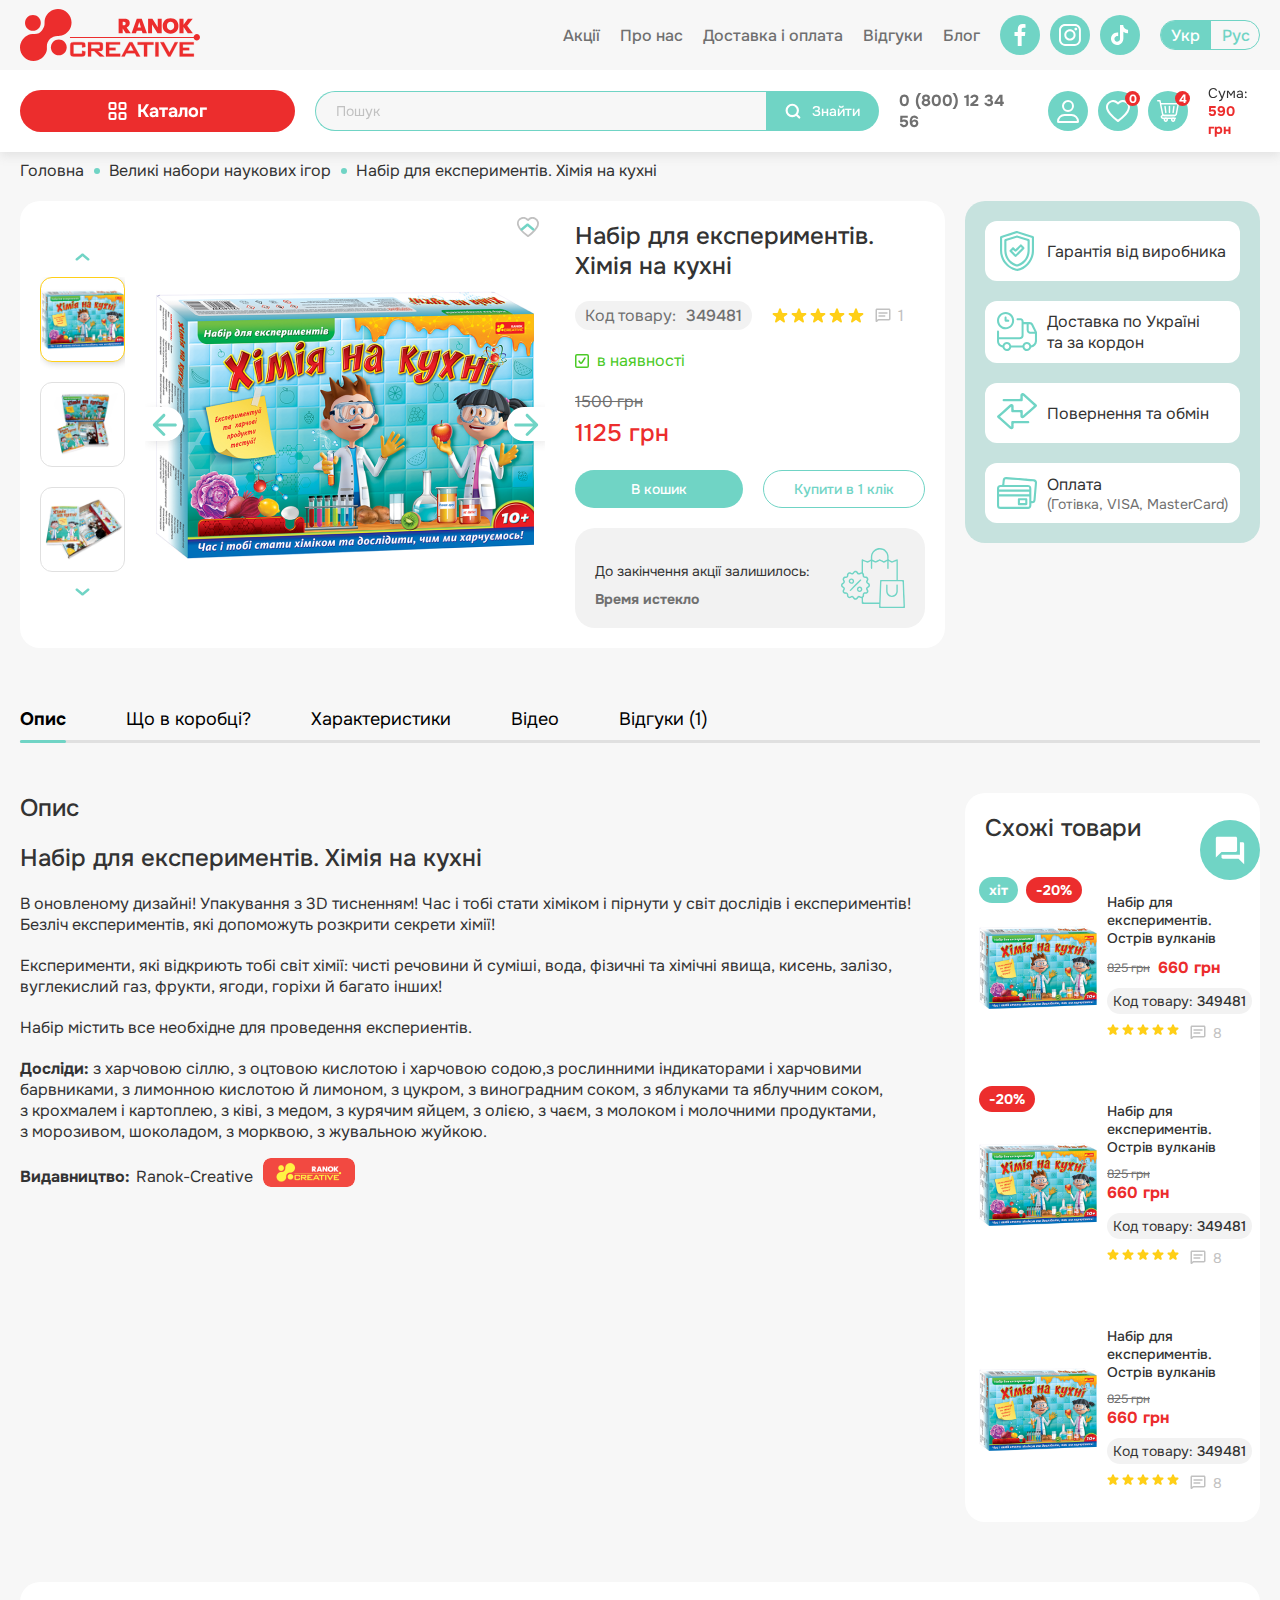
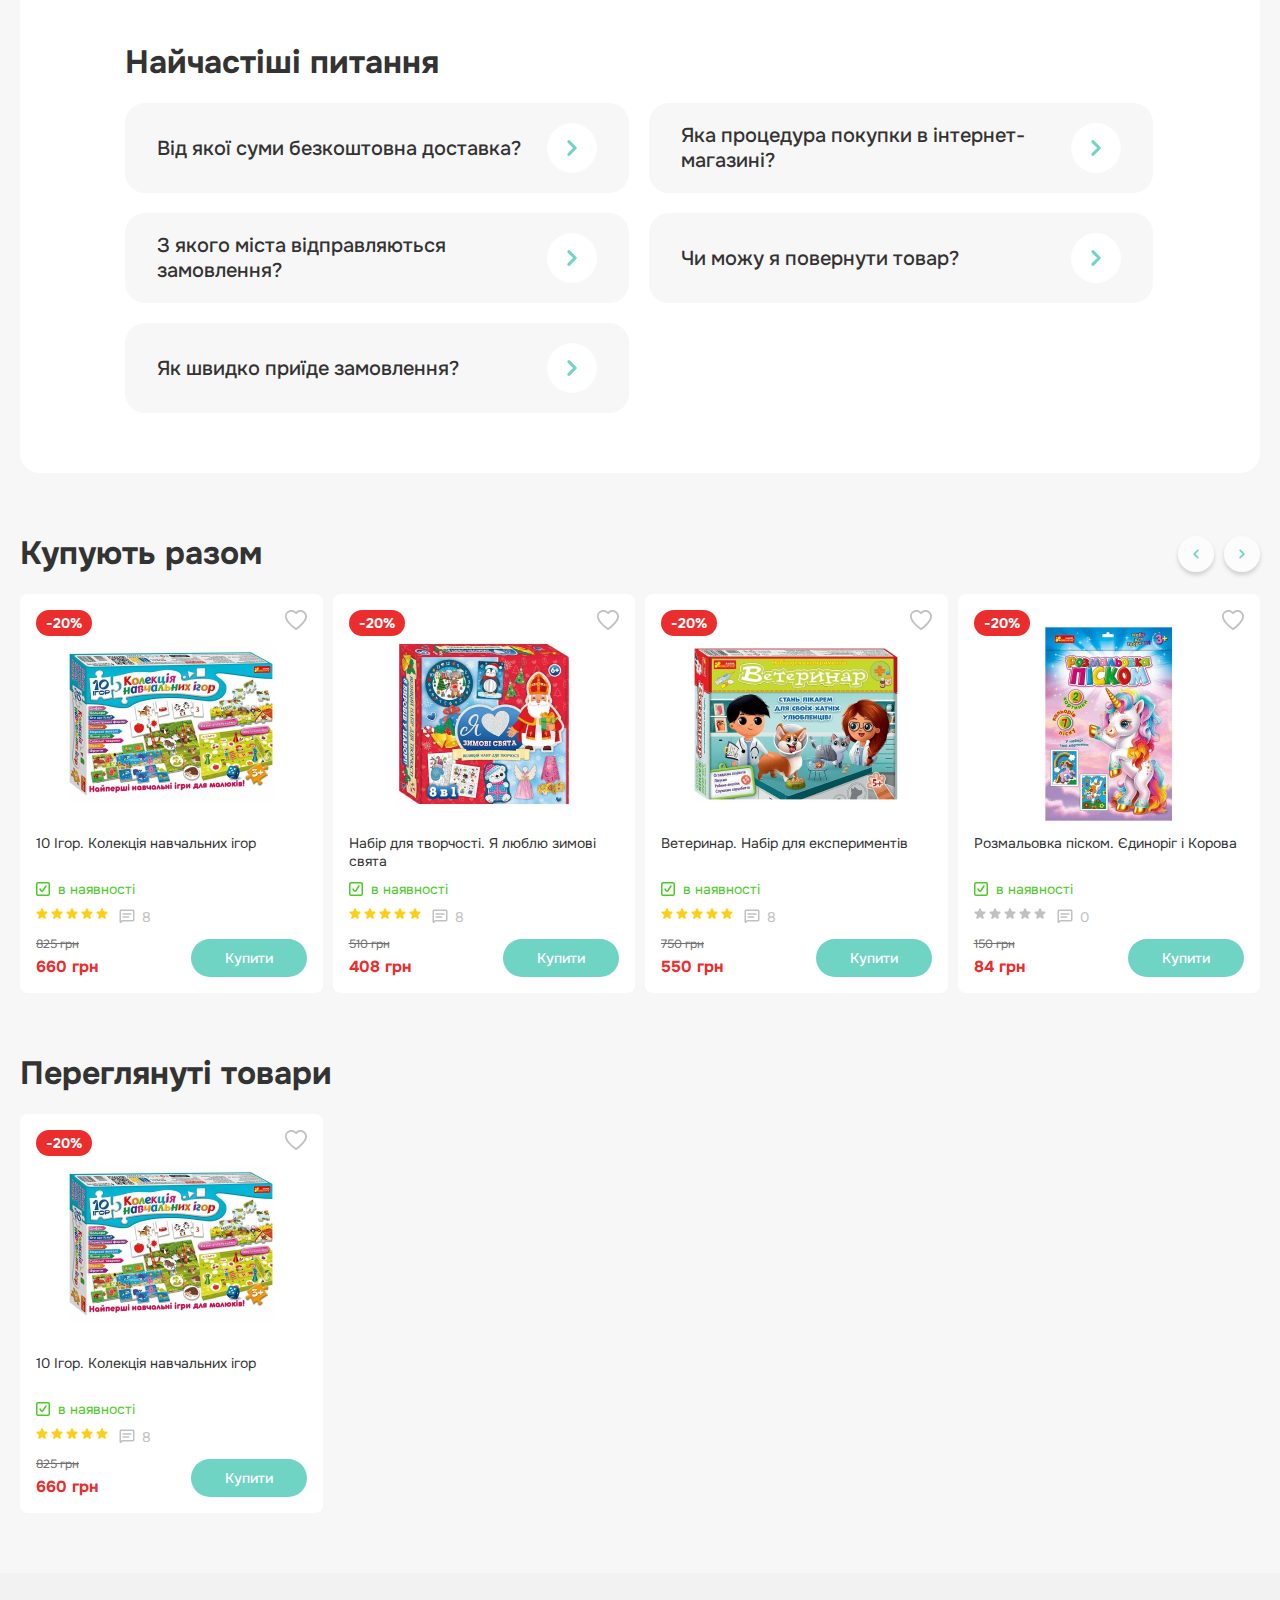
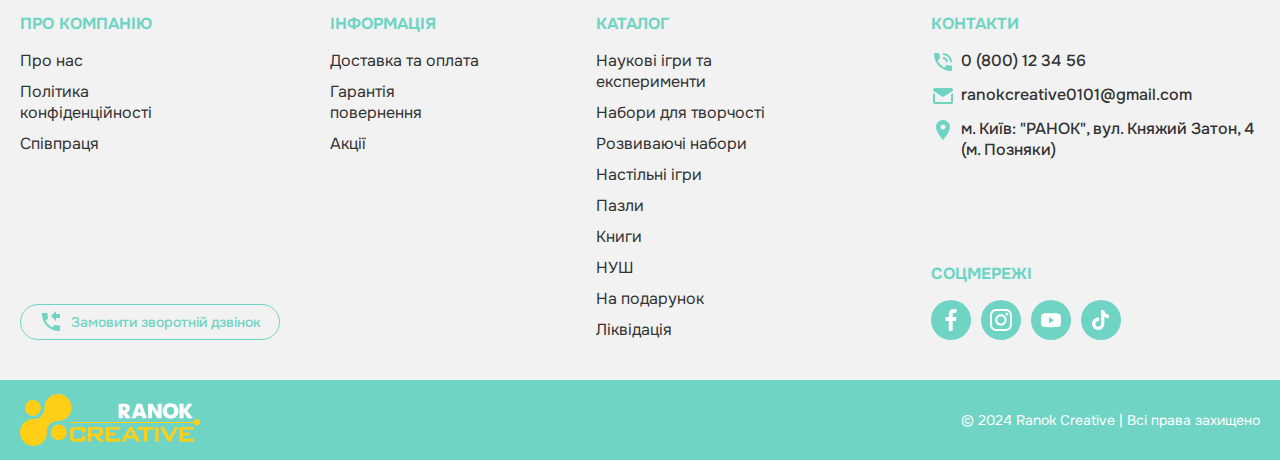
<file: product.html>
<!DOCTYPE html>
<html lang="uk">
<head>
    <meta charset="UTF-8">
    <meta name="viewport" content="width=device-width, initial-scale=1.0">
    <title>Набір для експериментів. Хімія на кухні</title>
    <link rel="preconnect" href="https://fonts.googleapis.com">
    <link rel="preconnect" href="https://fonts.gstatic.com" crossorigin>
    <link href="https://fonts.googleapis.com/css2?family=Onest:wght@100..900&display=swap" rel="stylesheet">
    <link rel="stylesheet" href="https://cdn.jsdelivr.net/npm/swiper@11/swiper-bundle.min.css">
    <link rel="stylesheet" href="css/style.css">
</head>
<body class="body">
    <header class="header">
        <div class="header__top">
            <div class="container">
                <div class="header__inner">
                    <div class="header__top-inner">
                        <a class="header__logo" href="index.html">
                            <img src="img/logo-ranok-red.svg" alt="">
                        </a>
                        <div class="header__top-content">
                            <nav class="header__menu">
                                <ul>
                                    <li>
                                        <a href="#">Акції</a>
                                    </li>
                                    <li>
                                        <a href="#">Про нас</a>
                                    </li>
                                    <li>
                                        <a href="#">Доставка і оплата</a>
                                    </li>
                                    <li>
                                        <a href="#">Відгуки</a>
                                    </li>
                                    <li>
                                        <a href="#">Блог</a>
                                    </li>
                                </ul>
                            </nav>
                            <div class="header__socials">
                                <a href="#" target="_blank">
                                    <svg xmlns="http://www.w3.org/2000/svg" width="12" height="22" viewBox="0 0 12 22" fill="none">
                                        <path d="M7.64047 22V11.9652H10.883L11.3689 8.05337H7.64047V5.55637C7.64047 4.42475 7.94235 3.65337 9.50734 3.65337L11.5 3.652V0.152625C10.535 0.0476299 9.56533 -0.0033189 8.59509 -3.82965e-07C5.72063 -3.82965e-07 3.75181 1.82325 3.75181 5.17V8.05337H0.5V11.9652H3.75181V22H7.64047Z" fill="white"/>
                                    </svg>
                                </a>
                                <a href="#" target="_blank">
                                    <svg xmlns="http://www.w3.org/2000/svg" width="22" height="22" viewBox="0 0 22 22" fill="none">
                                        <path d="M15.84 0H6.039C4.43804 0.00145571 2.90305 0.637984 1.77088 1.7699C0.638698 2.90182 0.00182026 4.43667 0 6.03762L0 15.8414C0.00218343 17.4419 0.639033 18.9761 1.77087 20.1077C2.90272 21.2393 4.43714 21.8758 6.03762 21.8776H15.8414C17.4416 21.8754 18.9757 21.2388 20.1072 20.1072C21.2388 18.9757 21.8754 17.4416 21.8776 15.8414V6.03625C21.8754 4.43624 21.239 2.90238 20.1077 1.77087C18.9765 0.639368 17.4428 0.00254629 15.8428 0L15.84 0ZM19.9375 15.84C19.9364 16.9264 19.5044 17.968 18.7362 18.7362C17.968 19.5044 16.9264 19.9364 15.84 19.9375H6.039C4.95261 19.9364 3.91103 19.5044 3.14284 18.7362C2.37464 17.968 1.94259 16.9264 1.9415 15.84V6.039C1.94259 4.95261 2.37464 3.91103 3.14284 3.14284C3.91103 2.37464 4.95261 1.94259 6.039 1.9415H15.8428C16.9289 1.94296 17.9701 2.37517 18.738 3.14332C19.5059 3.91148 19.9378 4.95285 19.9389 6.039V15.8428L19.9375 15.84Z" fill="white"/>
                                        <path d="M10.9395 5.302C7.832 5.302 5.302 7.832 5.302 10.9395C5.302 14.047 7.832 16.577 10.9395 16.577C14.047 16.577 16.577 14.047 16.577 10.9395C16.577 7.832 14.047 5.302 10.9395 5.302ZM10.9395 14.6355C9.9596 14.6344 9.02014 14.2447 8.32724 13.5518C7.63434 12.8589 7.24459 11.9194 7.2435 10.9395C7.24459 9.95959 7.63434 9.02014 8.32724 8.32724C9.02014 7.63434 9.9596 7.24459 10.9395 7.2435C11.9194 7.24459 12.8589 7.63434 13.5518 8.32724C14.2447 9.02014 14.6344 9.95959 14.6355 10.9395C14.6344 11.9194 14.2447 12.8589 13.5518 13.5518C12.8589 14.2447 11.9194 14.6344 10.9395 14.6355ZM16.8135 3.65612C16.4366 3.65793 16.0757 3.80845 15.8092 4.07495C15.5427 4.34144 15.3922 4.70237 15.3904 5.07925C15.3904 5.45325 15.5416 5.82175 15.8084 6.08575C16.0724 6.34975 16.4395 6.50375 16.8121 6.50375C17.1889 6.50375 17.5546 6.34975 17.82 6.08575C18.0853 5.81796 18.2342 5.45623 18.2342 5.07925C18.2342 4.70227 18.0853 4.34054 17.82 4.07275C17.5526 3.80652 17.1908 3.65677 16.8135 3.65612Z" fill="white"/>
                                    </svg>
                                </a>
                                <a href="#" target="_blank">
                                    <svg xmlns="http://www.w3.org/2000/svg" width="18" height="20" viewBox="0 0 18 20" fill="none">
                                        <g clip-path="url(#clip0_1_511)">
                                          <path d="M9.01394 6.75148C9.01394 5.38846 9.01394 3.38937 9.01394 1.39028C9.01394 0.995002 9.02744 0.604271 9.02294 0.208996C9.02294 0.059064 9.07242 0.0136301 9.21635 0.0181735C10.1609 0.0181735 11.1055 0.0136301 12.0501 0.0045433C12.203 0.0045433 12.2525 0.0499772 12.266 0.204452C12.3425 1.16311 12.6123 2.0627 13.1656 2.85779C13.9797 4.02544 15.1492 4.59337 16.4941 4.86597C16.7145 4.9114 17.0069 4.8796 17.1328 5.01136C17.2722 5.15675 17.1778 5.45661 17.1778 5.68832C17.1823 6.4925 17.1733 7.29214 17.1823 8.09632C17.1868 8.29623 17.1238 8.33257 16.9394 8.32349C15.3876 8.22808 13.9527 7.78737 12.6483 6.91958C12.6303 6.90595 12.6123 6.89232 12.5898 6.88323C12.5314 6.85597 12.4819 6.77419 12.4144 6.81508C12.3604 6.84689 12.3874 6.92867 12.3874 6.98319C12.3829 8.3144 12.3829 9.65016 12.3784 10.9814C12.3739 12.0036 12.4144 13.0259 12.3604 14.0482C12.221 16.6243 10.6062 18.8323 8.15033 19.6774C4.65989 20.8769 0.836603 18.6733 0.125921 15.0023C-0.670223 10.886 2.4109 7.51022 6.18921 7.46933C6.46359 7.46479 6.74246 7.51476 7.01684 7.53748C7.15178 7.54657 7.21475 7.60109 7.21025 7.75102C7.19676 8.86415 7.18326 9.97728 7.18326 11.0904C7.18326 11.2903 7.07981 11.2449 6.96736 11.2176C6.27467 11.0495 5.59098 11.0768 4.95676 11.4312C3.94021 11.9991 3.42295 12.8669 3.43644 14.0618C3.44993 15.2294 4.34503 16.4107 5.58648 16.7151C6.77844 17.0059 8.05137 16.4107 8.69009 15.3112C8.96896 14.8296 8.96896 14.3162 8.98246 13.7983C9.03194 11.6538 8.99145 9.5184 9.01394 6.75148Z" fill="white"/>
                                        </g>
                                        <defs>
                                          <clipPath id="clip0_1_511">
                                            <rect width="17.2093" height="20" fill="white"/>
                                          </clipPath>
                                        </defs>
                                    </svg>
                                </a>
                            </div>
                            <div class="header__lang">
                                <a class="header__lang-link active" href="#">Укр</a>
                                <a class="header__lang-link" href="#">Рус</a>
                            </div>
                        </div>
                    </div>
                </div>
            </div>
        </div>
        <div class="container">
            <div class="header__inner">
                <div class="header__bottom">
                    <div class="header__catalog-block">
                        <button class="header__catalog-btn">
                            <svg xmlns="http://www.w3.org/2000/svg" width="19" height="18" viewBox="0 0 19 18" fill="none">
                                <rect x="1.5" y="1" width="6" height="6" rx="1" stroke="white" stroke-width="2"/>
                                <rect x="11.5" y="1" width="6" height="6" rx="1" stroke="white" stroke-width="2"/>
                                <rect x="1.5" y="11" width="6" height="6" rx="1" stroke="white" stroke-width="2"/>
                                <rect x="11.5" y="11" width="6" height="6" rx="1" stroke="white" stroke-width="2"/>
                            </svg>
                            Каталог
                        </button>
                        <div class="header__catalog-content">
                            <div class="header__catalog-content--block">
                                <div class="header__catalog-box">
                                    <button class="header__catalog-item">
                                        <svg xmlns="http://www.w3.org/2000/svg" width="26" height="26" viewBox="0 0 26 26" fill="none">
                                            <path d="M8.34691 1.23144C8.21123 1.23779 8.08369 1.29769 7.99204 1.39827C7.90059 1.49864 7.85279 1.63134 7.85913 1.76702C7.86548 1.90291 7.92559 2.03045 8.02596 2.1219C8.12653 2.21335 8.25924 2.26115 8.39492 2.2548H9.41826V11.305L3.42201 21.6984C3.40158 21.7337 3.38551 21.7712 3.37401 21.8103C3.30994 22.0241 3.278 22.2429 3.278 22.4659C3.278 23.7317 4.31505 24.7685 5.58062 24.7685H20.4194C21.6852 24.7685 22.722 23.7317 22.722 22.4659C22.722 22.2429 22.6901 22.0241 22.6262 21.8103C22.6147 21.7712 22.5987 21.7337 22.5782 21.6984L16.582 11.305V2.2548H17.6053C17.7424 2.25679 17.8743 2.20363 17.9719 2.10762C18.0695 2.01141 18.1242 1.88009 18.1242 1.74322C18.1242 1.60615 18.0695 1.47483 17.9719 1.37863C17.8743 1.28262 17.7424 1.22946 17.6053 1.23145H8.39512C8.37925 1.23065 8.36298 1.23065 8.34691 1.23144ZM10.4416 2.25478H15.5584V11.433C15.5594 11.523 15.5841 11.6113 15.6304 11.6889L17.733 15.3265C16.5061 15.9851 15.5544 16.3221 14.7909 16.3259C13.8891 16.3306 13.0314 16.0357 11.9205 15.7103C10.9771 15.4338 9.85598 15.1506 8.41882 15.0708L10.3695 11.6889C10.4158 11.6113 10.4405 11.523 10.4415 11.433L10.4416 2.25478ZM7.83534 16.0779C9.43099 16.1016 10.5976 16.3822 11.633 16.6855C12.7139 17.0023 13.6702 17.3548 14.791 17.3491C15.841 17.3437 16.9339 16.9202 18.2368 16.2138L21.6588 22.138C21.6853 22.2389 21.6986 22.3461 21.6986 22.4657C21.6986 23.1784 21.1321 23.7449 20.4194 23.7449H5.58061C4.8681 23.7449 4.30138 23.1784 4.30138 22.4657C4.30138 22.3461 4.31487 22.2389 4.34145 22.138L7.83534 16.0779ZM11.9768 17.6049C11.135 17.6049 10.4417 18.2982 10.4417 19.1401C10.4417 19.9817 11.135 20.675 11.9768 20.675C12.8185 20.675 13.5118 19.9818 13.5118 19.1401C13.5118 18.2982 12.8185 17.6049 11.9768 17.6049ZM11.9768 18.6283C12.2654 18.6283 12.4884 18.8512 12.4884 19.1401C12.4884 19.4287 12.2654 19.6516 11.9768 19.6516C11.688 19.6516 11.465 19.4287 11.465 19.1401C11.465 18.8512 11.688 18.6283 11.9768 18.6283ZM16.5819 18.8842C15.4575 18.8842 14.5351 19.8066 14.5351 20.9309C14.5351 22.0553 15.4575 22.9777 16.5819 22.9777C17.7062 22.9777 18.6286 22.0553 18.6286 20.9309C18.6286 19.8066 17.7062 18.8842 16.5819 18.8842ZM16.5819 19.9075C17.1531 19.9075 17.6052 20.3596 17.6052 20.9309C17.6052 21.5021 17.1531 21.9542 16.5819 21.9542C16.0106 21.9542 15.5585 21.5021 15.5585 20.9309C15.5585 20.3596 16.0106 19.9075 16.5819 19.9075Z" fill="#70D4C5" stroke="#70D4C5" stroke-width="0.5"/>
                                        </svg>
                                        Наукові експерименти
                                    </button>
                                    <div class="header__catalog-box--content">
                                        <div class="header__catalog-box">
                                            <a class="header__catalog-item" href="#">Наукові експерименти</a>
                                            <div class="header__catalog-box--content">
                                                <a class="header__catalog-item" href="#">Деякий текст</a>
                                                <a class="header__catalog-item" href="#">Деякий текст</a>
                                                <a class="header__catalog-item" href="#">Деякий текст</a>
                                                <a class="header__catalog-item" href="#">Деякий текст</a>
                                                <a class="header__catalog-item" href="#">Деякий текст</a>
                                            </div>
                                        </div>
                                        <div class="header__catalog-box">
                                            <a class="header__catalog-item" href="#">Наукові експерименти</a>
                                            <div class="header__catalog-box--content">
                                                <a class="header__catalog-item" href="#">Деякий текст</a>
                                                <a class="header__catalog-item" href="#">Деякий текст</a>
                                                <a class="header__catalog-item" href="#">Деякий текст</a>
                                                <a class="header__catalog-item" href="#">Деякий текст</a>
                                                <a class="header__catalog-item" href="#">Деякий текст</a>
                                            </div>
                                        </div>
                                        <a class="header__catalog-item" href="#">Наукові експерименти</a>
                                        <a class="header__catalog-item" href="#">Наукові експерименти</a>
                                    </div>
                                </div>
                                
                                <div class="header__catalog-box">
                                    <button class="header__catalog-item">
                                        <svg xmlns="http://www.w3.org/2000/svg" width="26" height="26" viewBox="0 0 26 26" fill="none">
                                            <g clip-path="url(#clip0_1_370)">
                                              <path d="M12.4668 25.7917C12.4209 25.7917 12.3761 25.7853 12.3335 25.7746C5.50694 25.4283 0.207405 19.8784 0.207405 12.9996C0.207405 9.49033 1.59952 6.21773 4.12807 3.78277C6.65561 1.35025 9.96995 0.084881 13.4972 0.215998C20.209 0.470697 25.7233 6.14623 25.7903 12.8671C25.7999 13.8393 25.8213 15.8626 23.9654 17.1653C21.4561 18.9274 18.777 18.2547 16.6229 17.7176C15.689 17.4839 14.8075 17.2631 14.0656 17.2631C13.4783 17.2631 12.9996 17.7408 12.9996 18.3291C12.9996 18.3888 13.005 18.4463 13.0135 18.5039C13.0966 19.4654 13.3942 19.8653 13.9345 20.5922C14.137 20.864 14.3642 21.1701 14.6125 21.5464C14.6157 21.5495 14.6189 21.5539 14.6211 21.5581C14.9545 22.0165 15.1317 22.559 15.1317 23.1261C15.1317 24.479 14.12 25.5982 12.8132 25.7688C12.7642 25.7826 12.7077 25.788 12.6597 25.788C12.6502 25.788 12.6416 25.787 12.6319 25.787C12.5776 25.789 12.522 25.7912 12.4667 25.7912L12.4668 25.7917ZM12.9954 1.27346C9.94334 1.27346 7.07278 2.42792 4.86735 4.55144C2.54984 6.78267 1.27376 9.78242 1.27376 12.9994C1.27376 19.3786 6.24677 24.512 12.6097 24.7192C13.4239 24.6468 14.0659 23.9603 14.0659 23.1266C14.0659 22.7939 13.9657 22.4773 13.7759 22.2066C13.7642 22.1927 13.7534 22.1778 13.7427 22.1617C13.4997 21.7918 13.278 21.4944 13.0808 21.229C12.5115 20.4636 12.0606 19.8581 11.9594 18.6386H11.9604C11.9392 18.513 11.9339 18.4224 11.9339 18.3295C11.9339 17.1538 12.89 16.1975 14.0659 16.1975C14.9401 16.1975 15.8835 16.4342 16.8832 16.6837C19.0259 17.2231 21.2421 17.7753 23.3537 16.2947C24.7502 15.314 24.7342 13.7311 24.7256 12.8793C24.6638 6.71901 19.6089 1.51697 13.4578 1.28338C13.3023 1.27683 13.1488 1.27366 12.9952 1.27366L12.9954 1.27346Z" fill="#70D4C5" stroke="#70D4C5" stroke-width="0.5"/>
                                              <path d="M19.9291 14.0659C18.4602 14.0659 17.2641 12.871 17.2641 11.4009C17.2641 9.93084 18.4592 8.7359 19.9291 8.7359C21.3992 8.7359 22.5941 9.93084 22.5941 11.4009C22.5941 12.8708 21.3982 14.0659 19.9291 14.0659ZM19.9291 9.80185C19.0466 9.80185 18.3301 10.5191 18.3301 11.4009C18.3301 12.2824 19.0476 12.9999 19.9291 12.9999C20.8106 12.9999 21.5281 12.2824 21.5281 11.4009C21.5281 10.5191 20.8108 9.80185 19.9291 9.80185Z" fill="#70D4C5" stroke="#70D4C5" stroke-width="0.5"/>
                                              <path d="M14.5991 8.7359C13.129 8.7359 11.9341 7.54096 11.9341 6.0709C11.9341 4.60083 13.129 3.4059 14.5991 3.4059C16.069 3.4059 17.2639 4.60083 17.2639 6.0709C17.2639 7.54096 16.068 8.7359 14.5991 8.7359ZM14.5991 4.47185C13.7164 4.47185 13.0001 5.18934 13.0001 6.07085C13.0001 6.95236 13.7164 7.66985 14.5991 7.66985C15.4816 7.66985 16.1981 6.95236 16.1981 6.07085C16.1981 5.18934 15.4806 4.47185 14.5991 4.47185Z" fill="#70D4C5" stroke="#70D4C5" stroke-width="0.5"/>
                                              <path d="M7.13679 10.8682C5.66673 10.8682 4.47179 9.67307 4.47179 8.20321C4.47179 6.73314 5.66673 5.53821 7.13679 5.53821C8.60666 5.53821 9.80179 6.73314 9.80179 8.20321C9.80179 9.67307 8.60564 10.8682 7.13679 10.8682ZM7.13679 6.60416C6.25406 6.60416 5.53779 7.32144 5.53779 8.20316C5.53779 9.08467 6.25406 9.80216 7.13679 9.80216C8.01932 9.80216 8.7358 9.08467 8.7358 8.20316C8.7358 7.32144 8.01831 6.60416 7.13679 6.60416Z" fill="#70D4C5" stroke="#70D4C5" stroke-width="0.5"/>
                                              <path d="M6.0709 18.33C4.60083 18.33 3.4059 17.1351 3.4059 15.6652C3.4059 14.1951 4.60083 13.0002 6.0709 13.0002C7.54096 13.0002 8.7359 14.1951 8.7359 15.6652C8.7359 17.135 7.53975 18.33 6.0709 18.33ZM6.0709 14.0662C5.18817 14.0662 4.4719 14.7834 4.4719 15.6652C4.4719 16.5467 5.18817 17.264 6.0709 17.264C6.95343 17.264 7.6699 16.5467 7.6699 15.6652C7.6699 14.7834 6.95241 14.0662 6.0709 14.0662Z" fill="#70D4C5" stroke="#70D4C5" stroke-width="0.5"/>
                                            </g>
                                            <defs>
                                              <clipPath id="clip0_1_370">
                                                <rect width="26" height="26" fill="white"/>
                                              </clipPath>
                                            </defs>
                                          </svg>
                                        Набори для творчості
                                    </button>
                                    <div class="header__catalog-box--content">
                                        <div class="header__catalog-box">
                                            <a class="header__catalog-item" href="#">Наукові експерименти</a>
                                            <div class="header__catalog-box--content">
                                                <a class="header__catalog-item" href="#">Деякий текст</a>
                                                <a class="header__catalog-item" href="#">Деякий текст</a>
                                                <a class="header__catalog-item" href="#">Деякий текст</a>
                                                <a class="header__catalog-item" href="#">Деякий текст</a>
                                                <a class="header__catalog-item" href="#">Деякий текст</a>
                                                <a class="header__catalog-item" href="#">Наукові експерименти</a>
                                            </div>
                                        </div>
                                        <a class="header__catalog-item" href="#">Наукові експерименти</a>
                                        <div class="header__catalog-box">
                                            <a class="header__catalog-item" href="#">Наукові експерименти</a>
                                            <div class="header__catalog-box--content">
                                                <a class="header__catalog-item" href="#">Деякий текст</a>
                                                <a class="header__catalog-item" href="#">Деякий текст</a>
                                                <a class="header__catalog-item" href="#">Деякий текст</a>
                                                <a class="header__catalog-item" href="#">Деякий текст</a>
                                                <a class="header__catalog-item" href="#">Деякий текст</a>
                                            </div>
                                        </div>
                                        <a class="header__catalog-item" href="#">Наукові експерименти</a>
                                    </div>
                                </div>
    
                                <div class="header__catalog-box">
                                    <button class="header__catalog-item">
                                        <svg xmlns="http://www.w3.org/2000/svg" width="26" height="26" viewBox="0 0 26 26" fill="none">
                                            <g clip-path="url(#clip0_1_379)">
                                              <path d="M13.5197 2.03535C13.5197 2.23062 13.54 2.4259 13.5095 2.61141C13.4689 2.86527 13.3063 3.02149 13.032 3.03125C12.7374 3.04102 12.5342 2.87503 12.5138 2.60165C12.4834 2.22086 12.4834 1.83031 12.5138 1.43976C12.5342 1.16637 12.717 0.990623 13.0117 1.00039C13.3063 1.00039 13.4791 1.17613 13.5095 1.44952C13.54 1.6448 13.5197 1.84007 13.5197 2.03535Z" fill="#70D4C5" stroke="#70D4C5" stroke-width="0.5"/>
                                              <path d="M9.25239 3.53897C9.25239 3.84165 9.15078 4.00763 8.94758 4.08574C8.73422 4.17362 8.49037 4.14433 8.35829 3.94905C8.1246 3.61708 7.9214 3.26559 7.72835 2.90433C7.62675 2.69929 7.67755 2.48449 7.8706 2.33803C8.04332 2.20134 8.26685 2.17205 8.42941 2.30874C8.85614 2.67 9.0187 3.16795 9.25239 3.53897Z" fill="#70D4C5" stroke="#70D4C5" stroke-width="0.5"/>
                                              <path d="M18.3356 2.836C18.1426 3.22655 17.9292 3.66592 17.5939 4.01742C17.4314 4.1834 17.1875 4.16388 16.9945 4.02718C16.8015 3.89049 16.71 3.68545 16.8319 3.47065C17.025 3.10939 17.2383 2.76766 17.4619 2.42592C17.5939 2.22089 17.8175 2.19159 18.041 2.2697C18.2645 2.36734 18.3458 2.55285 18.3356 2.836Z" fill="#70D4C5" stroke="#70D4C5" stroke-width="0.5"/>
                                              <path d="M4.78189 5.64797C5.17813 5.83359 5.63534 6.03875 6.01127 6.36114C6.184 6.51745 6.16368 6.75192 6.03159 6.93754C5.89951 7.11339 5.69631 7.21108 5.50326 7.11339C5.09685 6.918 4.71076 6.70307 4.33484 6.45884C4.13163 6.33183 4.12147 6.09737 4.22307 5.89221C4.31452 5.70659 4.4974 5.62843 4.78189 5.64797Z" fill="#70D4C5" stroke="#70D4C5" stroke-width="0.5"/>
                                              <path d="M21.8714 6.13645C21.8714 6.29276 21.8003 6.42953 21.6682 6.50769C21.3227 6.71284 20.9773 6.90823 20.6217 7.09385C20.3575 7.22085 20.1137 7.1427 19.9816 6.89846C19.8393 6.664 19.8901 6.41976 20.134 6.26345C20.4591 6.05829 20.7842 5.8629 21.1297 5.70659C21.5259 5.52097 21.8815 5.75544 21.8714 6.13645Z" fill="#70D4C5" stroke="#70D4C5" stroke-width="0.5"/>
                                              <path d="M19.1891 12.3459C20.5302 11.1645 20.134 9.26056 18.9452 8.30371C18.7827 8.16702 18.6912 8.04009 18.6912 7.81552C18.6811 6.556 17.8784 5.72608 16.5576 5.58938C16.3849 5.56986 16.2426 5.56986 16.1613 5.37458C15.8769 4.72041 15.3079 4.37868 14.6271 4.21269C13.286 3.88072 11.9855 3.9686 10.7155 4.3982C10.7155 4.3982 10.7155 4.3982 10.7053 4.3982C8.7139 5.19883 6.8749 6.80985 6.29577 8.86025C5.73696 10.8228 6.03161 12.7658 7.17971 14.4842C7.65724 15.1969 8.17541 15.8804 8.65294 16.5932C9.19143 17.384 9.6588 18.2139 9.92297 19.1317C10.0144 19.4442 10.1059 19.7371 9.72993 19.9909C9.5064 20.1374 9.4556 20.4206 9.4556 20.6939C9.46576 21.1333 9.46576 21.5727 9.4556 22.0121C9.4556 22.2464 9.47592 22.5002 9.6588 22.6467C9.97377 22.9006 9.97377 23.2228 9.96361 23.5645C9.95345 23.8574 9.95345 24.1503 9.96361 24.4432C9.97377 25.3903 10.6037 25.9859 11.5994 25.9957C12.4833 26.0054 13.3571 25.9957 14.2411 25.9957C15.5009 25.9957 16.0597 25.4489 16.0699 24.2382C16.0699 23.6231 15.9175 22.9689 16.4763 22.4709C16.5068 22.4417 16.5373 22.3831 16.5373 22.3343C16.4662 21.4653 16.9538 20.4987 16.0801 19.7664C16.0496 19.7371 16.0191 19.6883 16.0089 19.6395C15.9378 19.3075 16.5068 17.9406 16.8116 17.755C17.5228 17.3352 17.8683 16.7201 17.8784 15.9292C17.8784 15.7437 17.9495 15.6461 18.1121 15.5484C19.2704 14.8552 19.5752 13.9862 19.118 12.7169C19.0672 12.5705 19.0468 12.4728 19.1891 12.3459ZM9.99409 16.8275C9.43528 15.8609 8.75454 14.9626 8.10429 14.0546C7.32195 12.961 6.95619 11.7406 7.03747 10.4127C7.14923 8.38182 8.41926 6.58529 10.2786 5.64797C10.8069 5.37458 11.3759 5.21836 11.955 5.09143C12.3919 4.99379 12.524 5.06214 12.524 5.5308C12.4935 7.796 12.5138 10.0514 12.5138 12.3166C12.5138 14.4354 12.5138 16.5443 12.5138 18.6631C12.5138 19.6785 12.5138 19.6687 11.4368 19.659C11.1727 19.659 11.0406 19.6004 11 19.327C10.8475 18.419 10.4513 17.6086 9.99409 16.8275ZM15.0539 23.4083C15.0336 23.75 15.0539 24.0917 15.0437 24.4335C15.0437 24.8143 14.8405 25.0095 14.4443 25.0095C13.9566 25.0095 13.4587 25.0095 12.971 25.0095C12.5138 25.0095 12.0566 25.0095 11.5994 25.0095C11.1828 25.0095 10.9898 24.8143 10.9796 24.4139C10.9187 23.0665 10.9187 23.0665 12.2903 23.0665C13.0828 23.0665 13.8855 23.0763 14.678 23.0568C14.9624 23.047 15.0742 23.1251 15.0539 23.4083ZM14.4646 22.0804C13.2657 22.0804 12.0668 22.0706 10.8679 22.0902C10.5529 22.0902 10.4716 22.0023 10.4716 21.7094C10.4615 20.6256 10.4513 20.6256 11.5994 20.6256C12.0769 20.6256 12.5443 20.6256 13.0218 20.6256C13.7432 20.6256 14.4747 20.6354 15.1961 20.6158C15.4908 20.6061 15.5619 20.7037 15.5619 20.9771C15.5822 22.0804 15.5924 22.0804 14.4646 22.0804ZM18.1121 11.887C17.7362 12.1311 17.6651 12.3947 17.9394 12.7365C18.3153 13.1954 18.4677 13.6933 18.1527 14.2303C17.8276 14.7771 17.2688 14.8943 16.6592 14.8747C16.2121 14.865 15.887 14.6892 15.7346 14.2499C15.6025 13.8593 15.4095 13.498 15.064 13.2344C14.7999 13.0391 14.5357 12.9903 14.302 13.2442C14.0887 13.4785 14.1293 13.7324 14.363 13.9276C14.5763 14.1034 14.6881 14.3377 14.7796 14.5818C15.064 15.3532 15.6533 15.773 16.4865 15.8218C16.9234 15.8511 16.903 16.0269 16.7913 16.3198C16.5271 17.013 15.7956 17.1985 15.2164 16.7006C14.9523 16.4662 14.6881 16.3881 14.4239 16.6517C14.1598 16.9251 14.2817 17.1887 14.5255 17.4231C14.617 17.511 14.7186 17.6379 14.8304 17.6672C15.4196 17.8332 15.4704 18.1651 15.186 18.624C15.1656 18.6631 15.1555 18.7217 15.1453 18.7607C14.8913 19.6395 14.8913 19.6199 13.9464 19.6297C13.6213 19.6297 13.5095 19.5516 13.5197 19.2294C13.54 18.0284 13.5298 16.8177 13.5298 15.6168C13.5298 14.4256 13.54 13.2442 13.5298 12.053C13.5298 11.7699 13.5603 11.6234 13.9261 11.6039C14.7592 11.555 15.3993 11.1645 15.7956 10.442C15.9581 10.1588 16.1105 9.87568 16.395 9.67064C16.649 9.48513 16.6795 9.22151 16.4763 8.98718C16.2731 8.74308 16.0191 8.75285 15.7549 8.91883C15.3688 9.15316 15.1453 9.52418 14.9421 9.90497C14.7186 10.3248 14.3833 10.5884 13.8855 10.647C13.6416 10.6763 13.5197 10.6373 13.5197 10.3541C13.5298 8.67474 13.5298 7.00513 13.5197 5.32576C13.5197 5.0719 13.5806 4.98403 13.8651 5.04261C14.2817 5.13049 14.6983 5.18907 15.0234 5.48198C15.2368 5.66749 15.3384 5.85301 15.0234 6.06781C14.7288 6.27285 14.5662 6.58529 14.4341 6.90749C14.3122 7.21017 14.363 7.47379 14.678 7.60072C14.9929 7.72765 15.2164 7.58119 15.3688 7.28828C15.7245 6.61458 16.1918 6.4193 16.8421 6.64387C17.4822 6.85867 17.7971 7.38592 17.6244 8.03033C17.5127 8.43064 17.6143 8.65521 17.9902 8.86025C19.3009 9.573 19.3415 11.0962 18.1121 11.887Z" fill="#70D4C5" stroke="#70D4C5" stroke-width="0.5"/>
                                            </g>
                                            <defs>
                                              <clipPath id="clip0_1_379">
                                                <rect width="26" height="26" fill="white"/>
                                              </clipPath>
                                            </defs>
                                          </svg>
                                        Розвиваючі набори
                                    </button>
                                    <div class="header__catalog-box--content">
                                        <div class="header__catalog-box">
                                            <a class="header__catalog-item" href="#">Наукові експерименти</a>
                                            <div class="header__catalog-box--content">
                                                <a class="header__catalog-item" href="#">Деякий текст</a>
                                                <a class="header__catalog-item" href="#">Деякий текст</a>
                                                <a class="header__catalog-item" href="#">Наукові експерименти</a>
                                                <a class="header__catalog-item" href="#">Наукові експерименти</a>
                                                <a class="header__catalog-item" href="#">Деякий текст</a>
                                                <a class="header__catalog-item" href="#">Деякий текст</a>
                                                <a class="header__catalog-item" href="#">Деякий текст</a>
                                            </div>
                                        </div>
                                        <a class="header__catalog-item" href="#">Наукові експерименти</a>
                                        <a class="header__catalog-item" href="#">Наукові експерименти</a>
                                        <a class="header__catalog-item" href="#">Наукові експерименти</a>
                                    </div>
                                </div>
    
                                <div class="header__catalog-box">
                                    <button class="header__catalog-item">
                                        <svg xmlns="http://www.w3.org/2000/svg" width="24" height="24" viewBox="0 0 24 24" fill="none">
                                            <g clip-path="url(#clip0_1_391)">
                                              <path d="M21.7324 0H10.7542C9.50495 0 8.48656 1.033 8.48656 2.30014V8.26399H2.26761C1.01839 8.26399 0 9.29699 0 10.5641V21.6999C0 22.967 1.01839 24 2.26761 24H13.2458C14.4951 24 15.5134 22.967 15.5134 21.6999V15.736H21.7324C22.9816 15.736 24 14.703 24 13.4359V2.30014C24 1.033 22.9816 0 21.7324 0ZM13.9519 21.6999C13.9519 22.0924 13.6328 22.4161 13.2458 22.4161H2.26761C1.88062 22.4161 1.56153 22.0924 1.56153 21.6999V10.5641C1.56153 10.1716 1.88062 9.84792 2.26761 9.84792H13.2458C13.6328 9.84792 13.9519 10.1716 13.9519 10.5641V21.6999ZM22.4385 13.4359C22.4385 13.8284 22.1194 14.1521 21.7324 14.1521H15.5134V10.5641C15.5134 10.2336 15.4455 9.91679 15.3166 9.62755C15.5949 9.77905 15.9072 9.86169 16.2399 9.86169C17.3262 9.86169 18.2088 8.96643 18.2088 7.86456C18.2088 6.7627 17.3262 5.86743 16.2399 5.86743C15.1536 5.86743 14.271 6.7627 14.271 7.86456C14.271 8.11937 14.3185 8.36729 14.4068 8.58766C14.0673 8.38106 13.6668 8.2571 13.239 8.2571H10.0481V2.30014C10.0481 1.9076 10.3672 1.58393 10.7542 1.58393H21.7324C22.1194 1.58393 22.4385 1.9076 22.4385 2.30014V13.4359Z" fill="#70D4C5"/>
                                              <path d="M4.5488 14.6341C5.52369 14.6341 6.314 13.8325 6.314 12.8436C6.314 11.8547 5.52369 11.0531 4.5488 11.0531C3.5739 11.0531 2.78359 11.8547 2.78359 12.8436C2.78359 13.8325 3.5739 14.6341 4.5488 14.6341Z" fill="#70D4C5"/>
                                              <path d="M10.9646 14.6341C11.9395 14.6341 12.7298 13.8325 12.7298 12.8436C12.7298 11.8547 11.9395 11.0531 10.9646 11.0531C9.98974 11.0531 9.19943 11.8547 9.19943 12.8436C9.19943 13.8325 9.98974 14.6341 10.9646 14.6341Z" fill="#70D4C5"/>
                                              <path d="M4.5488 21.2109C5.52369 21.2109 6.314 20.4092 6.314 19.4204C6.314 18.4315 5.52369 17.6298 4.5488 17.6298C3.5739 17.6298 2.78359 18.4315 2.78359 19.4204C2.78359 20.4092 3.5739 21.2109 4.5488 21.2109Z" fill="#70D4C5"/>
                                              <path d="M10.9646 21.2109C11.9395 21.2109 12.7298 20.4092 12.7298 19.4204C12.7298 18.4315 11.9395 17.6298 10.9646 17.6298C9.98974 17.6298 9.19943 18.4315 9.19943 19.4204C9.19943 20.4092 9.98974 21.2109 10.9646 21.2109Z" fill="#70D4C5"/>
                                              <path d="M7.76011 18.1326C8.8475 18.1326 9.72899 17.2384 9.72899 16.1354C9.72899 15.0325 8.8475 14.1383 7.76011 14.1383C6.67273 14.1383 5.79123 15.0325 5.79123 16.1354C5.79123 17.2384 6.67273 18.1326 7.76011 18.1326Z" fill="#70D4C5"/>
                                              <path d="M13.0354 6.37015C14.0103 6.37015 14.8006 5.56851 14.8006 4.57962C14.8006 3.59074 14.0103 2.78909 13.0354 2.78909C12.0605 2.78909 11.2702 3.59074 11.2702 4.57962C11.2702 5.56851 12.0605 6.37015 13.0354 6.37015Z" fill="#70D4C5"/>
                                              <path d="M19.4512 12.9469C20.4261 12.9469 21.2164 12.1453 21.2164 11.1564C21.2164 10.1675 20.4261 9.36584 19.4512 9.36584C18.4763 9.36584 17.686 10.1675 17.686 11.1564C17.686 12.1453 18.4763 12.9469 19.4512 12.9469Z" fill="#70D4C5"/>
                                            </g>
                                            <defs>
                                              <clipPath id="clip0_1_391">
                                                <rect width="24" height="24" fill="white"/>
                                              </clipPath>
                                            </defs>
                                          </svg>
                                        Настільні ігри
                                    </button>
                                    <div class="header__catalog-box--content">
                                        <div class="header__catalog-box">
                                            <a class="header__catalog-item" href="#">Наукові експерименти</a>
                                            <div class="header__catalog-box--content">
                                                <a class="header__catalog-item" href="#">Деякий текст</a>
                                                <a class="header__catalog-item" href="#">Деякий текст</a>
                                                <a class="header__catalog-item" href="#">Деякий текст</a>
                                                <a class="header__catalog-item" href="#">Деякий текст</a>
                                                <a class="header__catalog-item" href="#">Наукові експерименти</a>
                                                <a class="header__catalog-item" href="#">Деякий текст</a>
                                            </div>
                                        </div>
                                        <a class="header__catalog-item" href="#">Наукові експерименти</a>
                                        <a class="header__catalog-item" href="#">Наукові експерименти</a>
                                        <a class="header__catalog-item" href="#">Наукові експерименти</a>
                                    </div>
                                </div>
    
                                <div class="header__catalog-box">
                                    <button class="header__catalog-item">
                                        <svg xmlns="http://www.w3.org/2000/svg" width="26" height="26" viewBox="0 0 26 26" fill="none">
                                            <g clip-path="url(#clip0_1_405)">
                                              <path d="M23.3743 14.5392C24.8719 14.5392 25.0486 15.5794 25.6675 15.2934C26.1043 15.101 25.9742 15.3609 25.9742 6.7374C25.9742 6.59939 25.9195 6.46718 25.8219 6.36962C25.7244 6.27206 25.5922 6.21728 25.4542 6.21728H18.3406C18.6794 5.50361 18.777 4.6989 18.6185 3.92482C18.46 3.15075 18.0539 2.44926 17.4618 1.92622C14.5344 -0.67436 10.0781 2.66487 11.768 6.21728H6.73455C6.44736 6.21728 6.21456 6.45014 6.21456 6.7374V13.8528C5.50107 13.5139 4.69656 13.4163 3.92267 13.5749C3.14879 13.7334 2.44748 14.1395 1.92456 14.7318C-0.675375 17.6861 2.67329 22.1124 6.21456 20.4533V25.4617C6.21456 25.5997 6.26933 25.7319 6.36686 25.8295C6.4644 25.9271 6.59657 25.9818 6.73456 25.9818H12.735C12.9402 25.9815 13.1259 25.8603 13.2092 25.6725C13.2924 25.4847 13.2573 25.2656 13.1197 25.1133C12.5866 24.4964 12.3737 23.665 12.5446 22.8677C12.7155 22.0705 13.2504 21.3993 13.9894 21.0551C14.7285 20.711 15.5862 20.7334 16.3061 21.1159C17.0262 21.4984 17.5251 22.1964 17.654 23.0017C17.8984 24.739 16.614 25.0146 16.926 25.6751C17.1183 26.112 16.8584 25.9819 25.4798 25.9819H25.48C25.6178 25.9819 25.7502 25.9271 25.8477 25.8295C25.945 25.732 26 25.5998 26 25.4618V19.4598C25.9994 19.2546 25.8783 19.0688 25.6906 18.9856C25.5028 18.9023 25.284 18.9374 25.1315 19.075C24.496 19.6458 23.6207 19.868 22.7899 19.6694C21.959 19.4708 21.2788 18.8766 20.9702 18.08C20.6615 17.2833 20.7637 16.3859 21.2436 15.679C21.7234 14.9723 22.5199 14.5463 23.3739 14.5397L23.3743 14.5392ZM20.6443 14.7316C18.0444 17.6859 21.393 22.1121 24.9343 20.4531V24.9416H18.3408C20.0308 21.3892 15.5953 18.0501 12.647 20.6505V20.6507C12.0548 21.1735 11.6488 21.875 11.4903 22.6491C11.3318 23.4232 11.4293 24.2278 11.7682 24.9416H7.25472V19.4594C7.25414 19.2542 7.133 19.0684 6.94528 18.9852C6.75776 18.9019 6.53869 18.937 6.3864 19.0746C5.74915 19.647 4.87093 19.8688 4.03838 19.6675C3.20584 19.4664 2.52583 18.8679 2.22026 18.0675C1.91469 17.2673 2.02287 16.3677 2.50918 15.6626C2.9957 14.9576 3.79826 14.5374 4.65478 14.5393C6.15242 14.5393 6.32913 15.5795 6.94801 15.2935C7.37956 15.1011 7.25474 15.3299 7.25474 7.25782C13.0164 7.25782 13.0214 7.38267 13.2086 6.95101C13.4999 6.29557 12.2362 6.04086 12.4806 4.27764V4.27744C12.5994 3.46328 13.0964 2.75327 13.8206 2.36323C14.5449 1.973 15.411 1.9488 16.156 2.29781C16.9009 2.64662 17.4369 3.32778 17.601 4.13402C17.7651 4.94026 17.5381 5.77663 16.989 6.38931C16.8516 6.54165 16.8165 6.76077 16.8995 6.94833C16.9828 7.13609 17.1685 7.25727 17.3739 7.25785H24.9344V13.853C24.2209 13.514 23.4164 13.4165 22.6425 13.575C21.8686 13.7335 21.1673 14.1397 20.6446 14.732L20.6443 14.7316Z" fill="#70D4C5" stroke="#70D4C5" stroke-width="0.5"/>
                                            </g>
                                            <defs>
                                              <clipPath id="clip0_1_405">
                                                <rect width="26" height="26" fill="white"/>
                                              </clipPath>
                                            </defs>
                                          </svg>
                                        Пазли
                                    </button>
                                    <div class="header__catalog-box--content">
                                        <div class="header__catalog-box">
                                            <a class="header__catalog-item" href="#">Наукові експерименти</a>
                                            <div class="header__catalog-box--content">
                                                <a class="header__catalog-item" href="#">Наукові експерименти</a>
                                                <a class="header__catalog-item" href="#">Наукові експерименти</a>
                                                <a class="header__catalog-item" href="#">Наукові експерименти</a>
                                                <a class="header__catalog-item" href="#">Деякий текст</a>
                                                <a class="header__catalog-item" href="#">Деякий текст</a>
                                                <a class="header__catalog-item" href="#">Деякий текст</a>
                                                <a class="header__catalog-item" href="#">Деякий текст</a>
                                                <a class="header__catalog-item" href="#">Деякий текст</a>
                                            </div>
                                        </div>
                                        <a class="header__catalog-item" href="#">Наукові експерименти</a>
                                        <a class="header__catalog-item" href="#">Наукові експерименти</a>
                                    </div>
                                </div>
    
                                <div class="header__catalog-box">
                                    <button class="header__catalog-item">
                                        <svg xmlns="http://www.w3.org/2000/svg" width="26" height="26" viewBox="0 0 26 26" fill="none">
                                            <g clip-path="url(#clip0_1_410)">
                                              <path d="M24.1704 4.37466H22.1963C22.1481 3.91726 21.9315 3.48392 21.5824 3.17096C21.1852 2.82189 20.6556 2.6654 20.138 2.73763C18.537 2.96633 15.5639 3.66448 13.0722 5.87929C10.5444 3.58022 7.48704 2.84596 5.86204 2.61726C5.34444 2.54503 4.81482 2.70152 4.41759 3.05059C4.06852 3.36355 3.83981 3.78485 3.8037 4.25429H1.82963C0.818519 4.25429 0 5.07281 0 6.07189V21.1543C0 22.2497 0.890741 23.1404 1.98611 23.1404L24.0139 23.2608C25.1093 23.2608 26 22.37 26 21.2747V6.19226C26 5.19318 25.1815 4.37466 24.1704 4.37466ZM1.98611 21.9487C1.55278 21.9487 1.2037 21.5997 1.2037 21.1663V6.07189C1.2037 5.73485 1.48056 5.44596 1.82963 5.44596H3.79167V17.2543C3.79167 18.2534 4.57407 19.0478 5.56111 19.0839C8.84722 19.1682 10.7491 20.8534 11.6519 21.9487H1.98611ZM12.2296 20.7811C11.0741 19.5293 8.96759 17.9765 5.59722 17.8802C5.27222 17.8682 4.99537 17.5913 4.99537 17.2543V4.43485C4.99537 4.25429 5.06759 4.08577 5.21204 3.9654C5.34444 3.84503 5.525 3.79689 5.69352 3.82096C7.18611 4.02559 9.9787 4.68763 12.2778 6.80615L12.2296 20.7811ZM13.7704 20.9015L13.7222 6.91448C16.0093 4.808 18.8139 4.14596 20.3065 3.92929C20.487 3.90522 20.6556 3.95337 20.788 4.07374C20.9324 4.19411 21.0046 4.36263 21.0046 4.54318V17.3747C21.0046 17.7117 20.7398 17.9886 20.4028 18.0006C17.0444 18.0969 14.9259 19.6497 13.7704 20.9015ZM24.7963 21.2867C24.7963 21.72 24.4472 22.0691 24.0139 22.0691H14.3481C15.2389 20.9737 17.1407 19.3006 20.4389 19.2043C21.4259 19.1802 22.2083 18.3737 22.2083 17.3747V5.57837H24.1704C24.5074 5.57837 24.7963 5.85522 24.7963 6.20429V21.2867Z" fill="#70D4C5" stroke="#70D4C5" stroke-width="0.5"/>
                                            </g>
                                            <defs>
                                              <clipPath id="clip0_1_410">
                                                <rect width="26" height="26" fill="white"/>
                                              </clipPath>
                                            </defs>
                                          </svg>
                                        Книги
                                    </button>
                                    <div class="header__catalog-box--content">
                                        <div class="header__catalog-box">
                                            <a class="header__catalog-item" href="#">Наукові експерименти</a>
                                            <div class="header__catalog-box--content">
                                                <a class="header__catalog-item" href="#">Деякий текст</a>
                                                <a class="header__catalog-item" href="#">Деякий текст</a>
                                            </div>
                                        </div>
                                        <a class="header__catalog-item" href="#">Наукові експерименти</a>
                                        <a class="header__catalog-item" href="#">Деякий текст</a>
                                        <a class="header__catalog-item" href="#">Деякий текст</a>
                                        <a class="header__catalog-item" href="#">Наукові експерименти</a>
                                    </div>
                                </div>
    
                                <div class="header__catalog-box">
                                    <button class="header__catalog-item">
                                        <svg xmlns="http://www.w3.org/2000/svg" width="26" height="26" viewBox="0 0 26 26" fill="none">
                                            <g clip-path="url(#clip0_1_415)">
                                              <path d="M23.4043 9.3349C22.7939 8.7148 21.8735 8.56946 21.108 8.9764C20.2651 9.41241 19.8485 10.3426 20.1391 11.1274C20.3717 11.7571 20.1101 12.0769 19.7419 12.4257C19.6741 12.4935 19.5772 12.5904 19.5093 12.697C19.3834 12.8908 19.2768 12.9101 19.0249 12.8133C17.7944 12.3385 16.4767 12.7842 16.0116 13.8209C15.6531 14.6251 15.159 14.6348 14.5098 14.5767C14.442 14.567 14.3645 14.567 14.2967 14.5767C14.2676 14.5767 14.2385 14.5767 14.2095 14.5767C14.0932 14.5767 13.9769 14.5767 13.8606 14.5767C13.5797 14.5767 13.289 14.5767 12.9983 14.5863C12.8142 14.5863 12.7561 14.5476 12.7173 14.3538C12.5623 13.6659 12.2329 13.0942 11.7388 12.6485C11.5644 12.4935 11.5644 12.4063 11.6903 12.2028C12.3589 11.0789 13.0855 9.87748 13.7734 8.65667C13.9285 8.37568 14.0254 8.30786 14.3645 8.40475C15.7597 8.802 17.0386 8.46289 18.056 7.41647C19.054 6.39913 19.3834 5.13955 18.9958 3.75403C18.5792 2.24254 17.2518 1.13799 15.6919 1.01204C14.1029 0.886078 12.6011 1.75809 11.9422 3.19206C11.2737 4.6551 11.574 6.3313 12.727 7.44554C12.9402 7.6587 12.9789 7.75559 12.8239 8.0075C12.0876 9.20894 11.3803 10.4394 10.6827 11.6409C10.5761 11.8153 10.5179 11.8637 10.2951 11.7959C9.20023 11.4762 8.18289 11.6409 7.26243 12.2804C7.09772 12.3966 7.03958 12.3772 6.90394 12.2416C6.497 11.854 6.05131 11.4471 5.60561 11.0692C5.45059 10.9433 5.43121 10.8464 5.50872 10.6429C5.68312 10.2069 5.69281 9.73215 5.5281 9.24769C5.34401 8.69542 4.94676 8.24973 4.42355 7.98812C3.89066 7.73621 3.29963 7.70714 2.74735 7.91061C2.16601 8.11408 1.73969 8.51133 1.49747 9.03454C1.25524 9.55774 1.23587 10.1488 1.43934 10.6914C1.6428 11.2339 2.06912 11.6699 2.61171 11.9025C3.15429 12.135 3.74532 12.135 4.2879 11.9025C4.53982 11.7959 4.66578 11.7862 4.84987 11.9703C5.20836 12.3288 5.59592 12.6679 5.9641 12.9877L6.10944 13.1136C6.2354 13.2202 6.25477 13.2783 6.17726 13.443C5.5281 14.6542 5.54748 15.8653 6.25477 17.0377C6.35166 17.2024 6.34198 17.2702 6.20633 17.4058C5.78001 17.8031 5.42152 18.1616 5.10178 18.5007C4.88862 18.7332 4.74329 18.8301 4.39448 18.6848C3.51278 18.3263 2.46637 18.6751 1.89472 19.5084C1.36182 20.3029 1.41996 21.3687 2.04005 22.0953C2.67953 22.8414 3.73563 23.0642 4.61733 22.6573C5.4409 22.2697 6.12882 21.2814 5.79939 20.3513C5.54748 19.6343 5.83815 19.3146 6.28384 18.9367C6.52607 18.7332 6.74891 18.5104 6.94269 18.2779C7.1171 18.0744 7.21399 18.0647 7.4659 18.2003C8.65765 18.8883 9.86878 18.8786 11.0605 18.1907C11.3027 18.0453 11.3996 18.0841 11.5837 18.2682C12.5429 19.2371 13.4343 20.1188 14.3063 20.952C14.5583 21.1942 14.6067 21.3105 14.442 21.6399C13.7056 23.0448 14.2676 24.8276 15.6822 25.6124C16.1569 25.874 16.6705 26 17.1743 26C18.2013 26 19.1896 25.4865 19.7613 24.566C20.4782 23.4033 20.3329 21.9015 19.4125 20.9036C18.4823 19.8959 16.9708 19.6343 15.75 20.2835C15.5175 20.4094 15.4012 20.4385 15.2171 20.2447C14.3645 19.3727 13.4828 18.5104 12.6205 17.6771L12.3201 17.3865C12.1651 17.2411 12.1457 17.1733 12.2523 17.028C12.4751 16.7276 12.6205 16.3691 12.698 15.9719C12.7367 15.7781 12.7949 15.749 12.9983 15.749H13.0468C13.7347 15.7587 14.442 15.7684 15.1299 15.749C15.469 15.7393 15.624 15.7878 15.7694 16.156C16.0019 16.7567 16.4573 17.2314 17.058 17.493C17.6781 17.7643 18.3951 17.7837 19.0249 17.5415C19.6837 17.2896 20.236 16.7373 20.4976 16.0881C20.7302 15.5068 20.7205 14.8964 20.4782 14.3732C20.1779 13.7337 20.3523 13.4043 20.798 12.9877C20.8464 12.9392 20.8852 12.9005 20.9046 12.8617C21.079 12.5904 21.2631 12.5323 21.6022 12.6195C22.4548 12.8326 23.3365 12.416 23.7434 11.6215C24.131 10.8464 23.9954 9.93561 23.4043 9.3349ZM22.8036 10.7204C22.8036 10.9239 22.7164 11.1177 22.5614 11.263C22.4064 11.4083 22.2029 11.4859 21.98 11.4859C21.544 11.4762 21.2243 11.1564 21.2243 10.7204C21.2243 10.5073 21.3018 10.3038 21.4568 10.1585C21.6022 10.0131 21.8056 9.92593 22.0091 9.92593C22.2126 9.92593 22.4257 10.0131 22.5711 10.1682C22.7261 10.3135 22.8036 10.5073 22.8036 10.7204ZM19.49 15.2064C19.4609 15.9719 18.8214 16.5629 18.056 16.5338C17.3099 16.5048 16.7189 15.8847 16.7286 15.1483C16.7383 14.7801 16.8836 14.441 17.1549 14.1794C17.4262 13.9178 17.775 13.7822 18.1335 13.7918C18.492 13.8015 18.8505 13.9662 19.1121 14.2375C19.3737 14.5088 19.5093 14.8479 19.49 15.2064ZM11.6322 15.1289C11.6419 15.7587 11.39 16.3594 10.9443 16.8148C10.4889 17.2799 9.88815 17.5318 9.24868 17.5318C7.96004 17.5318 6.89425 16.4757 6.87487 15.1677C6.86518 13.85 7.88253 12.8036 9.20992 12.7745C9.2293 12.7745 9.23899 12.7745 9.25837 12.7745C9.87846 12.7745 10.4695 13.007 10.9152 13.443C11.3706 13.8984 11.6225 14.4895 11.6322 15.1289ZM13.4925 6.61228C12.9983 6.11814 12.727 5.45929 12.727 4.77137C12.7367 3.36647 13.8897 2.20378 15.314 2.18441C15.3237 2.18441 15.3334 2.18441 15.3431 2.18441C16.0213 2.18441 16.6705 2.4557 17.1646 2.94015C17.6684 3.43429 17.9494 4.08345 17.9494 4.78106C17.9494 5.46898 17.6781 6.11814 17.1937 6.61228C16.6995 7.11611 16.0407 7.3874 15.3431 7.3874C14.6455 7.3874 13.9866 7.11611 13.4925 6.61228ZM4.44293 9.91624C4.45262 10.4685 4.03599 10.8851 3.48372 10.9045C3.21242 10.9045 2.95082 10.8076 2.75704 10.6138C2.57295 10.4298 2.46637 10.1778 2.47606 9.91624C2.48575 9.38334 2.92175 8.94734 3.46434 8.94734C3.98755 8.94734 4.43324 9.38334 4.44293 9.91624ZM2.67953 20.6807C2.68922 20.1575 3.1446 19.7118 3.66781 19.7021C3.6775 19.7021 3.6775 19.7021 3.68719 19.7021C3.94879 19.7021 4.19101 19.799 4.38479 19.9831C4.57858 20.1672 4.68515 20.4191 4.68515 20.6904C4.68515 20.952 4.58826 21.2039 4.39448 21.3977C4.2007 21.5915 3.94879 21.6981 3.68719 21.6981C3.42558 21.6981 3.16398 21.5818 2.9702 21.388C2.78611 21.1942 2.67953 20.9423 2.67953 20.6807ZM15.2752 22.948C15.2849 21.9209 16.1376 21.078 17.1646 21.078C18.1916 21.078 19.0346 21.9112 19.0346 22.948C19.0346 23.9944 18.2207 24.8179 17.184 24.8276C17.1743 24.8276 17.1743 24.8276 17.1646 24.8276C16.6608 24.8276 16.186 24.6242 15.8178 24.2657C15.469 23.9072 15.2752 23.4421 15.2752 22.948Z" fill="#70D4C5" stroke="#70D4C5" stroke-width="0.5"/>
                                            </g>
                                            <defs>
                                              <clipPath id="clip0_1_415">
                                                <rect width="26" height="26" fill="white"/>
                                              </clipPath>
                                            </defs>
                                          </svg>
                                        НУШ
                                    </button>
                                    <div class="header__catalog-box--content">
                                        <div class="header__catalog-box">
                                            <a class="header__catalog-item" href="#">Наукові експерименти</a>
                                            <div class="header__catalog-box--content">
                                                <a class="header__catalog-item" href="#">Деякий текст</a>
                                                <a class="header__catalog-item" href="#">Деякий текст</a>
                                                <a class="header__catalog-item" href="#">Деякий текст</a>
                                                <a class="header__catalog-item" href="#">Деякий текст</a>
                                                <a class="header__catalog-item" href="#">Деякий текст</a>
                                            </div>
                                        </div>
                                        <a class="header__catalog-item" href="#">Деякий текст</a>
                                        <a class="header__catalog-item" href="#">Деякий текст</a>
                                        <a class="header__catalog-item" href="#">Наукові експерименти</a>
                                        <a class="header__catalog-item" href="#">Наукові експерименти</a>
                                        <a class="header__catalog-item" href="#">Наукові експерименти</a>
                                    </div>
                                </div>
    
                                <div class="header__catalog-box">
                                    <button class="header__catalog-item">
                                        <svg xmlns="http://www.w3.org/2000/svg" width="26" height="26" viewBox="0 0 26 26" fill="none">
                                            <g clip-path="url(#clip0_1_420)">
                                              <path d="M25.9777 8.28285C25.9257 7.25771 25.2351 6.41828 24.2177 6.14342C23.9206 6.0617 23.6235 6.06171 23.3339 6.06171H23.2448C22.6284 6.06171 22.0194 6.06171 21.3807 6.06171H20.7198L20.7644 5.98742C20.8238 5.89085 20.8609 5.81656 20.9055 5.74971C21.9229 3.93713 21.3288 1.66399 19.5464 0.579419C17.7715 -0.505152 15.551 -0.0148668 14.3925 1.70856C14.036 2.24342 13.7686 2.82285 13.531 3.37256C13.4047 3.67713 13.2785 3.97428 13.1448 4.28628L13.0037 4.61313C12.9146 4.49428 12.87 4.37542 12.8329 4.24913C12.8181 4.19713 12.7958 4.15256 12.7809 4.10056L12.6918 3.87771C12.3725 3.10513 12.0457 2.31028 11.5481 1.61199C10.5827 0.252562 9.04542 -0.297152 7.42645 0.15599C5.90403 0.579419 4.77521 1.91656 4.62668 3.48399C4.54499 4.37542 4.75293 5.19999 5.28021 6.06913C4.98315 6.06913 4.69352 6.06913 4.41131 6.06913C3.69095 6.0617 3.01514 6.06171 2.33933 6.07656C1.03228 6.10628 0.0519869 7.08685 0.0148546 8.4017C-0.00742472 9.00342 1.73063e-06 9.53828 0.0148546 10.0211C0.0519869 10.8828 0.453015 11.544 1.17338 11.9377C1.47044 12.1011 1.52985 12.272 1.52242 12.5766C1.515 15.704 1.515 18.876 1.515 21.9514V23.3257C1.515 25.0788 2.4433 26.0074 4.19595 26.0074C7.1888 26.0074 10.1742 26.0074 13.1671 26.0074C16.0411 26.0074 18.9152 26.0074 21.7966 26.0074C23.5418 26.0074 24.4702 25.0788 24.4702 23.3108V21.4834C24.4702 18.5937 24.4702 15.6074 24.4627 12.6657C24.4627 12.2868 24.5221 12.0863 24.8638 11.9006C25.5321 11.544 25.9257 10.8903 25.9703 10.0583C26.0074 9.47142 26.0074 8.87713 25.9777 8.28285ZM14.437 19.2474C14.437 20.2726 14.437 21.3051 14.437 22.3303C14.437 22.4937 14.437 22.6646 14.437 22.828C14.437 23.2291 14.4296 23.6377 14.4444 24.0463C14.4519 24.18 14.4296 24.2543 14.3925 24.2914C14.3553 24.3286 14.2811 24.3508 14.1548 24.3434C13.2636 24.3211 12.5433 24.3211 11.8823 24.3434C11.7486 24.3508 11.667 24.3286 11.6224 24.284C11.5778 24.2394 11.5556 24.1503 11.5556 23.9794C11.563 21.9366 11.563 19.8566 11.563 17.8434V16.016C11.563 15.3697 11.563 14.7234 11.563 14.0846C11.563 12.1383 11.563 10.1326 11.5556 8.15656C11.5556 7.95599 11.5778 7.84456 11.6372 7.79256C11.6818 7.74799 11.7635 7.72571 11.8897 7.72571C11.912 7.72571 11.9417 7.72571 11.964 7.72571C12.7364 7.77028 13.3676 7.77028 13.9394 7.72571C14.1474 7.71085 14.2736 7.73313 14.3405 7.79999C14.4296 7.8817 14.4444 8.04513 14.4444 8.26799C14.4296 11.9228 14.437 15.6446 14.437 19.2474ZM6.4016 4.57599C6.11197 3.69942 6.29763 2.91199 6.95116 2.29542C7.38932 1.87942 7.89432 1.67142 8.44387 1.67142C8.71865 1.67142 9.00828 1.72342 9.30534 1.82742C9.58755 1.92399 9.82519 2.1097 10.0257 2.3697C10.6272 3.18685 10.9837 4.10056 11.3699 5.07371C11.4961 5.39313 11.6224 5.72742 11.7635 6.04685C11.4145 6.04685 11.0654 6.05428 10.7312 6.05428C9.86975 6.06913 9.05284 6.07656 8.22851 6.02456C7.34476 5.97999 6.69866 5.46742 6.4016 4.57599ZM9.89203 16.8554C9.89203 17.3383 9.89203 17.8137 9.89203 18.2966C9.89203 18.772 9.89203 19.2548 9.89203 19.7303C9.89203 21.1268 9.89203 22.568 9.89946 23.9868C9.89946 24.1428 9.8846 24.232 9.83262 24.2766C9.78806 24.3211 9.70637 24.3434 9.55784 24.3434C8.71865 24.336 7.86461 24.336 7.03285 24.336C6.73579 24.336 6.43131 24.336 6.14167 24.336C5.43616 24.336 4.73065 24.336 4.02514 24.336C3.42359 24.336 3.19337 24.0908 3.19337 23.4743C3.19337 22.2783 3.19337 21.0748 3.19337 19.8788C3.19337 17.5091 3.19337 15.0503 3.18595 12.636C3.18595 12.4726 3.20823 12.376 3.25279 12.3314C3.29734 12.2868 3.39389 12.2646 3.55727 12.2646C5.6144 12.2794 7.63439 12.2794 9.55042 12.2646C9.69894 12.2646 9.79549 12.2868 9.84005 12.3314C9.89203 12.3834 9.90688 12.4726 9.90688 12.6508C9.89203 14.0548 9.89203 15.4811 9.89203 16.8554ZM9.84747 10.556C9.80291 10.6006 9.72122 10.6154 9.56527 10.6154C9.01571 10.608 8.45873 10.608 7.90174 10.608C7.58241 10.608 7.26307 10.608 6.94373 10.608C6.62439 10.608 6.30506 10.608 5.97829 10.608H4.98315C4.18852 10.608 3.39389 10.608 2.59926 10.608C1.88632 10.608 1.67095 10.3926 1.66353 9.69428V9.56799C1.66353 9.23371 1.6561 8.87713 1.66353 8.53542C1.67838 7.97828 1.91603 7.73313 2.45073 7.73313C3.47558 7.73313 4.50043 7.73313 5.51785 7.73313C6.86204 7.73313 8.24336 7.73313 9.60983 7.72571C9.72122 7.72571 9.79549 7.74056 9.83262 7.7777C9.86975 7.81485 9.88461 7.88913 9.88461 8.0377C9.86975 8.72856 9.86233 9.52342 9.88461 10.3108C9.90688 10.4371 9.89203 10.5188 9.84747 10.556ZM16.1005 19.76C16.1005 19.2697 16.1005 18.7868 16.1005 18.2966C16.1005 17.8137 16.1005 17.3234 16.1005 16.8406C16.1005 15.4811 16.1005 14.0846 16.0931 12.7028C16.0931 12.5023 16.1154 12.3983 16.1674 12.3463C16.2194 12.2943 16.3233 12.272 16.4793 12.272C16.4867 12.272 16.4941 12.272 16.5016 12.272C18.2765 12.2943 20.1702 12.2943 22.4502 12.272C22.6061 12.272 22.7027 12.2943 22.7472 12.3388C22.7992 12.3908 22.8141 12.48 22.8141 12.6434C22.8066 15.1691 22.8066 17.7394 22.8066 20.2206C22.8066 21.2903 22.8066 22.36 22.8066 23.4297C22.8066 24.1057 22.5838 24.336 21.9229 24.336C21.3288 24.336 20.7346 24.336 20.1331 24.336C18.9374 24.336 17.6972 24.336 16.4793 24.3508C16.3085 24.3508 16.2119 24.3286 16.16 24.2766C16.108 24.2246 16.0857 24.128 16.0857 23.9423C16.108 22.5457 16.1005 21.1268 16.1005 19.76ZM21.0094 10.608C20.6678 10.608 20.3188 10.608 19.9771 10.608C19.9697 10.608 19.9697 10.608 19.9623 10.608C19.643 10.608 19.3236 10.608 19.0043 10.608C18.1651 10.608 17.2962 10.6006 16.4422 10.6154C16.2862 10.6154 16.1971 10.6006 16.1525 10.5486C16.108 10.504 16.0857 10.4148 16.0931 10.2737C16.1154 9.47885 16.108 8.68399 16.0931 8.00056C16.0931 7.8817 16.108 7.81485 16.1377 7.7777C16.1748 7.74056 16.2342 7.72571 16.3456 7.72571C16.3456 7.72571 16.3456 7.72571 16.353 7.72571C17.6007 7.73313 18.8706 7.73313 20.096 7.73313C21.2322 7.73313 22.413 7.73313 23.5641 7.74056C24.0617 7.74056 24.3068 8.00056 24.3216 8.52799C24.3291 8.89942 24.3291 9.30056 24.3216 9.78342C24.3142 10.3628 24.0765 10.608 23.5047 10.608C22.673 10.6154 21.8263 10.6154 21.0094 10.608ZM18.2394 5.94285L18.2171 5.95028C18.0834 5.99485 17.9497 6.03942 17.8235 6.03942C16.9026 6.04685 15.9891 6.04685 15.0311 6.04685H14.2514C14.385 5.73485 14.5039 5.41542 14.6227 5.11085C15.0014 4.13771 15.3505 3.22399 15.952 2.40685C16.457 1.72342 17.3705 1.4857 18.2765 1.81256C19.138 2.11713 19.7247 2.9417 19.7247 3.87028C19.7247 4.8137 19.1305 5.65313 18.2394 5.94285Z" fill="#70D4C5"/>
                                            </g>
                                            <defs>
                                              <clipPath id="clip0_1_420">
                                                <rect width="26" height="26" fill="white"/>
                                              </clipPath>
                                            </defs>
                                          </svg>
                                        На подарунок
                                    </button>
                                    <div class="header__catalog-box--content">
                                        <div class="header__catalog-box">
                                            <a class="header__catalog-item" href="#">Наукові експерименти</a>
                                            <div class="header__catalog-box--content">
                                                <a class="header__catalog-item" href="#">Деякий текст</a>
                                            </div>
                                        </div>
                                        <a class="header__catalog-item" href="#">Наукові експерименти</a>
                                    </div>
                                </div>
    
                                <div class="header__catalog-box">
                                    <button class="header__catalog-item">
                                        <svg xmlns="http://www.w3.org/2000/svg" width="26" height="26" viewBox="0 0 26 26" fill="none">
                                            <g clip-path="url(#clip0_1_425)">
                                              <path d="M21.103 9.89861L21.0678 9.84112C20.7859 9.42431 20.3137 8.72724 19.4046 8.99313C18.4461 9.2734 18.4602 10.1645 18.4672 10.6963C18.4743 10.9406 18.3827 11.1706 18.2206 11.3431C18.0585 11.5083 17.8471 11.5946 17.6145 11.5946C17.389 11.5946 17.1776 11.5011 17.0225 11.3287C16.8534 11.149 16.7688 10.9047 16.7829 10.6388C16.804 10.2579 16.8745 9.86986 16.945 9.53211C17.6779 5.9174 16.05 2.34581 12.6954 0.211486C12.2373 -0.0831523 11.7158 -0.0687798 11.2788 0.247417C10.8278 0.563614 10.6305 1.05228 10.7362 1.58407C11.004 2.96384 10.6445 4.27174 9.65085 5.56527C9.12934 6.24078 8.5444 6.88755 7.97355 7.51276C7.73394 7.77865 7.48023 8.05173 7.23357 8.32481C5.20389 10.6244 4.14677 13.0606 4.01287 15.7842C3.87897 18.4431 4.79514 20.9871 6.57815 22.9345C8.34707 24.8677 10.7432 25.96 13.3226 26.0031C13.379 26.0031 13.4353 26.0031 13.4917 26.0031C15.9442 26.0031 18.277 25.0186 20.0741 23.2292C21.9487 21.3536 22.9917 18.8599 22.9988 16.201C23.0058 14.002 22.3011 11.6449 21.103 9.89861ZM17.5158 23.1789C14.9717 24.7886 12.3077 24.8317 9.58742 23.3082C7.02919 21.8782 5.58446 19.1114 5.61265 15.7195V15.7123C5.58446 13.7289 6.54291 11.573 8.38935 9.4818C8.65716 9.17998 8.93201 8.87815 9.19981 8.58352C9.76361 7.96549 10.3486 7.32591 10.8771 6.64322C12.0399 5.14847 12.5403 3.62497 12.4064 2.00087C14.8307 3.819 15.9583 6.58573 15.3593 9.31652C15.2606 9.76925 15.2043 10.1789 15.1831 10.5741C15.1479 11.2784 15.3875 11.9467 15.8456 12.4497C16.2896 12.9384 16.8957 13.2187 17.5511 13.2402C18.1924 13.2618 18.8055 13.0175 19.2777 12.5647C19.6583 12.1982 19.912 11.7311 20.0177 11.2065C21.2087 13.2115 21.6598 15.6476 21.2228 17.8466C20.7859 20.0816 19.5032 21.9285 17.5158 23.1789Z" fill="#EC2D2D"/>
                                              <path d="M17.6497 15.123C17.2339 14.9865 16.7758 15.1158 16.2825 15.4895C15.8033 15.856 15.2395 15.9638 14.7391 15.777C14.2387 15.5901 13.8793 15.1374 13.7525 14.5338C13.6749 14.1529 13.6749 13.7648 13.6749 13.2618C13.6749 13.1899 13.6749 13.1109 13.6749 13.0318L13.682 12.9097C13.689 12.7659 13.6961 12.5719 13.7102 12.3779C13.7525 11.7527 13.4988 11.2712 12.9984 11.0197C12.4698 10.7538 11.9201 10.8544 11.455 11.3143C10.6093 12.1335 9.98911 12.8593 9.49579 13.5852C8.55142 14.9721 8.10743 16.4812 8.17791 18.0838C8.28362 20.3978 9.41122 22.0794 11.4338 22.9561C12.1668 23.2723 12.8927 23.4304 13.5974 23.4304C14.873 23.4304 16.0852 22.9202 17.1282 21.9213C18.7421 20.3762 19.2284 18.4 18.5447 16.2082C18.3615 15.6261 18.0585 15.2596 17.6497 15.123ZM15.9795 20.7715C14.8025 21.8566 13.4776 22.0865 12.0258 21.447C10.6022 20.8146 9.84111 19.6719 9.77064 18.0407C9.70721 16.5818 10.2005 15.1949 11.2436 13.9373C11.5114 13.6139 11.8003 13.2977 12.0893 12.9959C12.0893 13.0031 12.0893 13.0174 12.0893 13.0246V13.2474C12.054 13.7936 12.0399 14.505 12.2654 15.2236C12.5967 16.2656 13.3437 17.0418 14.3163 17.358C15.2465 17.6598 16.2543 17.4945 17.0789 16.898C17.4735 18.4287 17.1 19.7294 15.9795 20.7715Z" fill="#EC2D2D"/>
                                            </g>
                                            <defs>
                                              <clipPath id="clip0_1_425">
                                                <rect width="26" height="26" fill="white"/>
                                              </clipPath>
                                            </defs>
                                          </svg>
                                        Ліквідація
                                    </button>
                                    <div class="header__catalog-box--content">
                                        <div class="header__catalog-box">
                                            <a class="header__catalog-item" href="#">Наукові експерименти</a>
                                            <div class="header__catalog-box--content">
                                                <a class="header__catalog-item" href="#">Деякий текст</a>
                                                <a class="header__catalog-item" href="#">Деякий текст</a>
    
                                            </div>
                                        </div>
                                        <a class="header__catalog-item" href="#">Наукові експерименти</a>
                                        <a class="header__catalog-item" href="#">Наукові експерименти</a>
                                        <a class="header__catalog-item" href="#">Наукові експерименти</a>
                                        <a class="header__catalog-item" href="#">Наукові експерименти</a>
                                        <a class="header__catalog-item" href="#">Наукові експерименти</a>
                                        <a class="header__catalog-item" href="#">Наукові експерименти</a>
                                    </div>
                                </div>
                            </div>
                        </div>
                    </div>
                    <form class="header__search" action="#">
                        <input class="header__search-input" type="search" name="search" id="search" placeholder="Пошук" required>
                        <button class="header__search-btn" type="submit">
                            <svg xmlns="http://www.w3.org/2000/svg" width="19" height="18" viewBox="0 0 19 18" fill="none">
                                <path d="M16.3138 15.5213L13.2432 12.4507M9.25466 14.1099C10.7524 14.1099 12.1888 13.5149 13.2479 12.4559C14.3069 11.3968 14.9019 9.96041 14.9019 8.46267C14.9019 6.96493 14.3069 5.52853 13.2479 4.46947C12.1888 3.4104 10.7524 2.81543 9.25466 2.81543C7.75692 2.81543 6.32052 3.4104 5.26146 4.46947C4.2024 5.52853 3.60742 6.96493 3.60742 8.46267C3.60742 9.96041 4.2024 11.3968 5.26146 12.4559C6.32052 13.5149 7.75692 14.1099 9.25466 14.1099Z" stroke="white" stroke-width="2.11765" stroke-linecap="round" stroke-linejoin="round"/>
                            </svg>
                            Знайти
                        </button>
                    </form>
                    <a class="header__tel" href="tel:+380800123456">0 (800) 12 34 56</a>
                    <div class="header__user-content">
                        <div class="header__user">
                            <button class="header__user-btn">
                                <svg xmlns="http://www.w3.org/2000/svg" width="22" height="23" viewBox="0 0 22 23" fill="none">
                                    <path d="M16 6C16 8.76142 13.7614 11 11 11C8.23858 11 6 8.76142 6 6C6 3.23858 8.23858 1 11 1C13.7614 1 16 3.23858 16 6ZM1.5 22C1.22386 22 1 21.7761 1 21.5C1 17.9101 3.91015 15 7.5 15H14.5C18.0899 15 21 17.9101 21 21.5C21 21.7761 20.7761 22 20.5 22H1.5Z" stroke="white" stroke-width="2"/>
                                </svg>
                            </button>
                            <button class="header__user-btn">
                                <span class="header__user-btn--num">0</span>
                                <svg xmlns="http://www.w3.org/2000/svg" width="24" height="22" viewBox="0 0 24 22" fill="none">
                                    <path d="M22.9999 7.07611C23.0067 8.80353 22.3606 10.2543 21.5262 11.6241C20.0659 14.033 18.1144 16.0101 16.0215 17.859C14.8102 18.9251 13.5518 19.9373 12.2395 20.8887C12.0915 20.9967 11.9838 21.0574 11.8021 20.9225C9.02287 18.8576 6.37146 16.6511 4.15074 13.9655C2.94617 12.5013 1.88291 10.9493 1.31091 9.12067C0.30822 5.9155 1.76851 2.42692 5.1467 1.32704C7.44817 0.578038 9.52085 1.13135 11.2705 2.82503C11.4589 3.00722 11.6406 3.18941 11.8021 3.3851C11.9502 3.56054 12.0511 3.53355 12.1924 3.37835C12.7241 2.79804 13.2826 2.25148 13.969 1.84661C17.3607 -0.164213 21.8088 1.68467 22.7846 5.51738C22.9327 6.05045 22.9865 6.59702 22.9999 7.07611Z" stroke="white" stroke-width="2" stroke-miterlimit="10"/>
                                </svg>
                            </button>
                            <button class="header__user-btn">
                                <span class="header__user-btn--num">4</span>
                                <svg xmlns="http://www.w3.org/2000/svg" width="22" height="22" viewBox="0 0 22 22" fill="none">
                                    <path d="M17.8495 16.1334H7.06936C6.02442 16.1334 5.11651 15.3898 4.91184 14.3655L2.332 1.46648H0.733425C0.328592 1.46648 0 1.13879 0 0.733238C0 0.327689 0.328597 0 0.733238 0H2.93314C3.28303 0 3.58361 0.247084 3.65185 0.589683L4.12145 2.93314H21.2665C21.4843 2.93314 21.6919 3.03067 21.8311 3.19787C21.9705 3.36508 22.0276 3.58652 21.9872 3.80139L20.0116 14.3379C19.8168 15.3787 18.9074 16.1332 17.8492 16.1332L17.8495 16.1334ZM4.41485 4.39985L6.35005 14.077C6.41828 14.4189 6.72122 14.6667 7.06945 14.6667H17.8496C18.2016 14.6667 18.5051 14.4152 18.5697 14.0682L20.3834 4.39994L4.41485 4.39985Z" fill="white"/>
                                    <path d="M18.3334 19.0665H5.86665C4.65379 19.0665 3.66675 18.0795 3.66675 16.8666C3.66675 15.6538 4.65379 14.6667 5.86665 14.6667H17.6002C18.0051 14.6667 18.3335 14.9946 18.3335 15.3999C18.3335 15.8055 18.0049 16.1332 17.6002 16.1332H5.86665C5.46255 16.1332 5.13341 16.4618 5.13341 16.8664C5.13341 17.2713 5.46274 17.5997 5.86665 17.5997H18.3334C18.7382 17.5997 19.0666 17.9275 19.0666 18.3329C19.0668 18.7386 18.7382 19.0665 18.3334 19.0665Z" fill="white"/>
                                    <path d="M8.80012 21.9999C7.58726 21.9999 6.60022 21.0129 6.60022 19.8C6.60022 18.5872 7.58726 17.6001 8.80012 17.6001C10.013 17.6001 11 18.5872 11 19.8C11.0002 21.0129 10.0131 21.9999 8.80012 21.9999ZM8.80012 19.0666C8.39602 19.0666 8.06688 19.3952 8.06688 19.7998C8.06688 20.2046 8.39621 20.533 8.80012 20.533C9.20423 20.533 9.53336 20.2044 9.53336 19.7998C9.53354 19.3952 9.20422 19.0666 8.80012 19.0666Z" fill="white"/>
                                    <path d="M16.1335 21.9999C14.9206 21.9999 13.9336 21.0129 13.9336 19.8C13.9336 18.5872 14.9206 17.6001 16.1335 17.6001C17.3464 17.6001 18.3334 18.5872 18.3334 19.8C18.3334 21.0129 17.3464 21.9999 16.1335 21.9999ZM16.1335 19.0666C15.7294 19.0666 15.4003 19.3952 15.4003 19.7998C15.4003 20.2046 15.7296 20.533 16.1335 20.533C16.5376 20.533 16.8667 20.2044 16.8667 19.7998C16.8667 19.3952 16.5376 19.0666 16.1335 19.0666Z" fill="white"/>
                                    <path d="M12.4668 13.1999C12.0619 13.1999 11.7335 12.872 11.7335 12.4666V6.60008C11.7335 6.19452 12.0621 5.86684 12.4668 5.86684C12.8716 5.86684 13.2 6.19472 13.2 6.60008V12.4666C13.2 12.872 12.8714 13.1999 12.4668 13.1999Z" fill="white"/>
                                    <path d="M16.134 13.1998C16.1033 13.1998 16.0731 13.1977 16.0423 13.194C15.6404 13.1442 15.3551 12.7775 15.4059 12.3756L16.1391 6.50908C16.189 6.10716 16.557 5.82568 16.9575 5.87263C17.3594 5.92248 17.6447 6.28911 17.5939 6.69101L16.8607 12.5576C16.8145 12.9286 16.4985 13.1998 16.134 13.1998Z" fill="white"/>
                                    <path d="M8.79936 13.1999C8.43492 13.1999 8.1189 12.9286 8.07265 12.5574L7.33941 6.69087C7.28955 6.28895 7.57412 5.92233 7.97586 5.87249C8.37341 5.82627 8.7444 6.1072 8.79424 6.50894L9.52748 12.3755C9.57733 12.7774 9.29276 13.144 8.89103 13.1939C8.86028 13.1977 8.82939 13.1999 8.79936 13.1999Z" fill="white"/>
                                </svg>
                            </button>
                        </div>
                        <div class="header__user-price">
                            <p class="header__user-price--name">Сума:</p>
                            <p class="header__user-price--sum">590 грн</p>
                        </div>
                    </div>
                </div>
            </div>
        </div>
    </header>

    <main class="main">
        <div class="breadcrumbs">
            <div class="container">
                <div class="breadcrumbs__inner">
                    <ul class="breadcrumbs__list">
                        <li>
                            <a href="index.html">Головна</a>    
                        </li>
                        <li>
                            <a href="#">Великі набори наукових ігор</a>
                        </li>
                        <li>
                            <a href="#">Набір для експериментів. Хімія на кухні</a>
                        </li>
                    </ul>
                </div>
            </div>
        </div>

        <section class="product">
            <div class="container">
                <div class="product__inner">
                    <div class="product__content">
                        <div class="product__content-left">
                            <button class="product__item-favourite">
                                <svg xmlns="http://www.w3.org/2000/svg" width="20" height="20" viewBox="0 0 20 20" fill="none">
                                    <path d="M2.89285 13.1741C3.14167 13.3829 3.47828 13.5 3.82914 13.5C4.18001 13.5 4.51661 13.3829 4.76543 13.1741L9.53317 9.20717L14.2346 13.1741C14.4834 13.3829 14.8201 13.5 15.1709 13.5C15.5217 13.5 15.8584 13.3829 16.1072 13.1741C16.2317 13.07 16.3305 12.946 16.3979 12.8095C16.4653 12.6729 16.5 12.5264 16.5 12.3785C16.5 12.2306 16.4653 12.0841 16.3979 11.9475C16.3305 11.811 16.2317 11.6871 16.1072 11.5829L10.4761 6.83148C10.3527 6.72648 10.2058 6.6431 10.0439 6.58618C9.88219 6.52925 9.70861 6.5 9.53317 6.5C9.35786 6.5 9.18428 6.52925 9.02252 6.58618C8.86063 6.6431 8.71374 6.72648 8.59023 6.83148L2.89285 11.5829C2.76836 11.6871 2.66957 11.811 2.60214 11.9475C2.53472 12.0841 2.5 12.2306 2.5 12.3785C2.5 12.5264 2.53472 12.6729 2.60214 12.8095C2.66957 12.946 2.76836 13.07 2.89285 13.1741Z" fill="#70D4C5"/>
                                </svg>
                            </button>
                            <div class="product__content-thumbs--content">
                                <button class="product__content-thumbs--prev">
                                    <svg xmlns="http://www.w3.org/2000/svg" width="20" height="20" viewBox="0 0 20 20" fill="none">
                                        <path d="M2.89285 13.1741C3.14167 13.3829 3.47828 13.5 3.82914 13.5C4.18001 13.5 4.51661 13.3829 4.76543 13.1741L9.53317 9.20717L14.2346 13.1741C14.4834 13.3829 14.8201 13.5 15.1709 13.5C15.5217 13.5 15.8584 13.3829 16.1072 13.1741C16.2317 13.07 16.3305 12.946 16.3979 12.8095C16.4653 12.6729 16.5 12.5264 16.5 12.3785C16.5 12.2306 16.4653 12.0841 16.3979 11.9475C16.3305 11.811 16.2317 11.6871 16.1072 11.5829L10.4761 6.83148C10.3527 6.72648 10.2058 6.6431 10.0439 6.58618C9.88219 6.52925 9.70861 6.5 9.53317 6.5C9.35786 6.5 9.18428 6.52925 9.02252 6.58618C8.86063 6.6431 8.71374 6.72648 8.59023 6.83148L2.89285 11.5829C2.76836 11.6871 2.66957 11.811 2.60214 11.9475C2.53472 12.0841 2.5 12.2306 2.5 12.3785C2.5 12.5264 2.53472 12.6729 2.60214 12.8095C2.66957 12.946 2.76836 13.07 2.89285 13.1741Z" fill="#70D4C5"/>
                                    </svg>
                                </button>
                                <div class="product__content-thumbs">
                                    <div class="swiper-wrapper">
                                        <div class="swiper-slide">
                                            <img src="img/product/1.png" alt="">
                                        </div>
                                        <div class="swiper-slide">
                                            <img src="img/product/2.png" alt="">
                                        </div>
                                        <div class="swiper-slide">
                                            <img src="img/product/3.png" alt="">
                                        </div>
                                        <div class="swiper-slide">
                                            <img src="img/product/1.png" alt="">
                                        </div>
                                        <div class="swiper-slide">
                                            <img src="img/product/2.png" alt="">
                                        </div>
                                        <div class="swiper-slide">
                                            <img src="img/product/3.png" alt="">
                                        </div>
                                    </div>
                                </div>
                                <button class="product__content-thumbs--next">
                                    <svg xmlns="http://www.w3.org/2000/svg" width="20" height="20" viewBox="0 0 20 20" fill="none">
                                        <path d="M2.89285 6.82586C3.14167 6.61715 3.47828 6.5 3.82914 6.5C4.18001 6.5 4.51661 6.61715 4.76543 6.82586L9.53317 10.7928L14.2346 6.82586C14.4834 6.61715 14.8201 6.5 15.1709 6.5C15.5217 6.5 15.8584 6.61715 16.1072 6.82586C16.2317 6.93005 16.3305 7.05399 16.3979 7.19054C16.4653 7.3271 16.5 7.47356 16.5 7.6215C16.5 7.76942 16.4653 7.91588 16.3979 8.05248C16.3305 8.18897 16.2317 8.31291 16.1072 8.41713L10.4761 13.1685C10.3527 13.2735 10.2058 13.3569 10.0439 13.4138C9.88219 13.4708 9.70861 13.5 9.53317 13.5C9.35786 13.5 9.18428 13.4708 9.02252 13.4138C8.86063 13.3569 8.71374 13.2735 8.59023 13.1685L2.89285 8.41713C2.76836 8.31291 2.66957 8.18897 2.60214 8.05248C2.53472 7.91588 2.5 7.76942 2.5 7.6215C2.5 7.47356 2.53472 7.3271 2.60214 7.19054C2.66957 7.05398 2.76836 6.93005 2.89285 6.82586Z" fill="#70D4C5"/>
                                    </svg>
                                </button>
                            </div>
                            <div class="product__content-slider">
                                <button class="product__content-slider--prev slider-btn">
                                    <svg xmlns="http://www.w3.org/2000/svg" width="25" height="23" viewBox="0 0 25 23" fill="none">
                                        <path d="M23.3452 10.408C24.1736 10.408 24.8452 11.0796 24.8452 11.908C24.8452 12.7364 24.1736 13.408 23.3452 13.408V10.408ZM1.28456 12.9687C0.698769 12.3829 0.698769 11.4331 1.28456 10.8474L10.8305 1.30142C11.4163 0.715631 12.366 0.715631 12.9518 1.30142C13.5376 1.88721 13.5376 2.83695 12.9518 3.42274L4.46654 11.908L12.9518 20.3933C13.5376 20.9791 13.5376 21.9288 12.9518 22.5146C12.366 23.1004 11.4163 23.1004 10.8305 22.5146L1.28456 12.9687ZM23.3452 13.408H2.34521V10.408H23.3452V13.408Z" fill="#70D4C5"/>
                                    </svg>
                                </button>
                                <div class="swiper-wrapper">
                                    <div class="swiper-slide">
                                        <img src="img/product/1.png" alt="">
                                    </div>
                                    <div class="swiper-slide">
                                        <img src="img/product/2.png" alt="">
                                    </div>
                                    <div class="swiper-slide">
                                        <img src="img/product/3.png" alt="">
                                    </div>
                                    <div class="swiper-slide">
                                        <img src="img/product/1.png" alt="">
                                    </div>
                                    <div class="swiper-slide">
                                        <img src="img/product/2.png" alt="">
                                    </div>
                                    <div class="swiper-slide">
                                        <img src="img/product/3.png" alt="">
                                    </div>
                                </div>
                                <button class="product__content-slider--next slider-btn">
                                    <svg xmlns="http://www.w3.org/2000/svg" width="25" height="23" viewBox="0 0 25 23" fill="none">
                                        <path d="M1.65479 10.408C0.826358 10.408 0.154785 11.0796 0.154785 11.908C0.154785 12.7364 0.826358 13.408 1.65479 13.408V10.408ZM23.7154 12.9687C24.3012 12.3829 24.3012 11.4331 23.7154 10.8474L14.1695 1.30142C13.5837 0.715631 12.634 0.715631 12.0482 1.30142C11.4624 1.88721 11.4624 2.83695 12.0482 3.42274L20.5335 11.908L12.0482 20.3933C11.4624 20.9791 11.4624 21.9288 12.0482 22.5146C12.634 23.1004 13.5837 23.1004 14.1695 22.5146L23.7154 12.9687ZM1.65479 13.408H22.6548V10.408H1.65479V13.408Z" fill="#70D4C5"/>
                                    </svg>
                                </button>
                            </div>
                        </div>
                        <div class="product__content-info">
                            <div class="product__content-info--content">
                                <h1 class="product__title">Набір для експериментів. Хімія на кухні</h1>
                                <div class="product__about">
                                    <p class="product__about-code">Код товару: <span>349481</span></p>
                                    <div class="product__about-reviews">
                                        <div class="product__about-stars">
                                            <svg xmlns="http://www.w3.org/2000/svg" width="16" height="15" viewBox="0 0 16 15" fill="none">
                                                <path d="M7.04894 0.92705C7.3483 0.00573921 8.6517 0.00573969 8.95106 0.92705L10.0206 4.21885C10.1545 4.63087 10.5385 4.90983 10.9717 4.90983H14.4329C15.4016 4.90983 15.8044 6.14945 15.0207 6.71885L12.2205 8.75329C11.87 9.00793 11.7234 9.4593 11.8572 9.87132L12.9268 13.1631C13.2261 14.0844 12.1717 14.8506 11.388 14.2812L8.58778 12.2467C8.2373 11.9921 7.7627 11.9921 7.41221 12.2467L4.61204 14.2812C3.82833 14.8506 2.77385 14.0844 3.0732 13.1631L4.14277 9.87132C4.27665 9.4593 4.12999 9.00793 3.7795 8.75329L0.979333 6.71885C0.195619 6.14945 0.598395 4.90983 1.56712 4.90983H5.02832C5.46154 4.90983 5.8455 4.63087 5.97937 4.21885L7.04894 0.92705Z" fill="#FFCF17"/>
                                            </svg>
                                            <svg xmlns="http://www.w3.org/2000/svg" width="16" height="15" viewBox="0 0 16 15" fill="none">
                                                <path d="M7.04894 0.92705C7.3483 0.00573921 8.6517 0.00573969 8.95106 0.92705L10.0206 4.21885C10.1545 4.63087 10.5385 4.90983 10.9717 4.90983H14.4329C15.4016 4.90983 15.8044 6.14945 15.0207 6.71885L12.2205 8.75329C11.87 9.00793 11.7234 9.4593 11.8572 9.87132L12.9268 13.1631C13.2261 14.0844 12.1717 14.8506 11.388 14.2812L8.58778 12.2467C8.2373 11.9921 7.7627 11.9921 7.41221 12.2467L4.61204 14.2812C3.82833 14.8506 2.77385 14.0844 3.0732 13.1631L4.14277 9.87132C4.27665 9.4593 4.12999 9.00793 3.7795 8.75329L0.979333 6.71885C0.195619 6.14945 0.598395 4.90983 1.56712 4.90983H5.02832C5.46154 4.90983 5.8455 4.63087 5.97937 4.21885L7.04894 0.92705Z" fill="#FFCF17"/>
                                            </svg>
                                            <svg xmlns="http://www.w3.org/2000/svg" width="16" height="15" viewBox="0 0 16 15" fill="none">
                                                <path d="M7.04894 0.92705C7.3483 0.00573921 8.6517 0.00573969 8.95106 0.92705L10.0206 4.21885C10.1545 4.63087 10.5385 4.90983 10.9717 4.90983H14.4329C15.4016 4.90983 15.8044 6.14945 15.0207 6.71885L12.2205 8.75329C11.87 9.00793 11.7234 9.4593 11.8572 9.87132L12.9268 13.1631C13.2261 14.0844 12.1717 14.8506 11.388 14.2812L8.58778 12.2467C8.2373 11.9921 7.7627 11.9921 7.41221 12.2467L4.61204 14.2812C3.82833 14.8506 2.77385 14.0844 3.0732 13.1631L4.14277 9.87132C4.27665 9.4593 4.12999 9.00793 3.7795 8.75329L0.979333 6.71885C0.195619 6.14945 0.598395 4.90983 1.56712 4.90983H5.02832C5.46154 4.90983 5.8455 4.63087 5.97937 4.21885L7.04894 0.92705Z" fill="#FFCF17"/>
                                            </svg>
                                            <svg xmlns="http://www.w3.org/2000/svg" width="16" height="15" viewBox="0 0 16 15" fill="none">
                                                <path d="M7.04894 0.92705C7.3483 0.00573921 8.6517 0.00573969 8.95106 0.92705L10.0206 4.21885C10.1545 4.63087 10.5385 4.90983 10.9717 4.90983H14.4329C15.4016 4.90983 15.8044 6.14945 15.0207 6.71885L12.2205 8.75329C11.87 9.00793 11.7234 9.4593 11.8572 9.87132L12.9268 13.1631C13.2261 14.0844 12.1717 14.8506 11.388 14.2812L8.58778 12.2467C8.2373 11.9921 7.7627 11.9921 7.41221 12.2467L4.61204 14.2812C3.82833 14.8506 2.77385 14.0844 3.0732 13.1631L4.14277 9.87132C4.27665 9.4593 4.12999 9.00793 3.7795 8.75329L0.979333 6.71885C0.195619 6.14945 0.598395 4.90983 1.56712 4.90983H5.02832C5.46154 4.90983 5.8455 4.63087 5.97937 4.21885L7.04894 0.92705Z" fill="#FFCF17"/>
                                            </svg>
                                            <svg xmlns="http://www.w3.org/2000/svg" width="16" height="15" viewBox="0 0 16 15" fill="none">
                                                <path d="M7.04894 0.92705C7.3483 0.00573921 8.6517 0.00573969 8.95106 0.92705L10.0206 4.21885C10.1545 4.63087 10.5385 4.90983 10.9717 4.90983H14.4329C15.4016 4.90983 15.8044 6.14945 15.0207 6.71885L12.2205 8.75329C11.87 9.00793 11.7234 9.4593 11.8572 9.87132L12.9268 13.1631C13.2261 14.0844 12.1717 14.8506 11.388 14.2812L8.58778 12.2467C8.2373 11.9921 7.7627 11.9921 7.41221 12.2467L4.61204 14.2812C3.82833 14.8506 2.77385 14.0844 3.0732 13.1631L4.14277 9.87132C4.27665 9.4593 4.12999 9.00793 3.7795 8.75329L0.979333 6.71885C0.195619 6.14945 0.598395 4.90983 1.56712 4.90983H5.02832C5.46154 4.90983 5.8455 4.63087 5.97937 4.21885L7.04894 0.92705Z" fill="#FFCF17"/>
                                            </svg>
                                        </div>
                                        <a class="product__about-reviews--comments" href="#productSelects">1</a>
                                    </div>
                                </div>
                                <p class="product__available">в наявності</p>
                                <div class="product__price">
                                    <p class="product__price-old">1500 грн</p>
                                    <p class="product__price-new">1125 грн </p>
                                </div>
                            </div>
                            <div class="product__buttons">
                                <button class="product__add btn">В кошик</button>
                                <button class="product__oneClick oneClick-open btn-2">Купити в 1 клік</button>
                            </div>
                            <div class="product__action">
                                <div class="product__action-content">
                                    <h3 class="product__action-title">До закінчення акції залишилось:</h3>
                                    <div class="product__action-block" data-action-end="2025-01-23">
                                        <div class="product__action-item">
                                            <span>05</span> дн
                                        </div>
                                        <span>:</span>
                                        <div class="product__action-item">
                                            <span>10</span> год
                                        </div>
                                        <span>:</span>
                                        <div class="product__action-item">
                                            <span>12</span> хв
                                        </div>
                                        <span>:</span>
                                        <div class="product__action-item">
                                            <span>32</span> сек
                                        </div>
                                    </div>
                                </div>
                                <div class="product__action-icon">
                                    <svg xmlns="http://www.w3.org/2000/svg" width="64" height="60" viewBox="0 0 64 60" fill="none">
                                        <g clip-path="url(#clip0_1_1434)">
                                          <path d="M20.2359 32.3736C20.1676 32.5278 20.0311 32.6478 19.8946 32.802L19.8264 32.8706C18.4102 34.293 17.0111 35.6984 15.595 37.1208C13.7864 38.9374 11.9608 40.7712 10.1522 42.5878L10.1351 42.605C9.84505 42.8963 9.65737 43.0677 9.38437 43.0677C9.1455 43.0677 8.94076 42.9306 8.82132 42.7249C8.70189 42.5193 8.70189 42.2965 8.80426 42.0908C8.88957 41.9366 9.04313 41.7652 9.17963 41.6281C12.4726 38.3205 15.7485 35.03 18.905 31.8595C19.0415 31.7052 19.2122 31.5681 19.3657 31.4824C19.4681 31.431 19.5705 31.3967 19.6728 31.3967C19.8264 31.3967 19.9799 31.4824 20.1335 31.6367C20.3383 31.8595 20.3724 32.0994 20.2359 32.3736Z" fill="#70D4C5"/>
                                          <path d="M10.4932 30.3856H10.425C8.94056 30.3856 7.71208 31.5853 7.67796 33.0763C7.6609 33.8132 7.95095 34.5159 8.46282 35.0471C8.97468 35.5784 9.65716 35.8698 10.3908 35.8698H10.4079C11.8923 35.8698 13.1208 34.6701 13.1378 33.1791C13.172 31.671 11.9776 30.4199 10.4932 30.3856ZM10.425 34.4816H10.3738C9.6401 34.4645 9.02587 33.8132 9.05999 33.0763C9.07705 32.3393 9.69129 31.7567 10.425 31.7567H10.4761C10.8345 31.7738 11.1757 31.928 11.4146 32.1851C11.6705 32.4593 11.807 32.8021 11.7899 33.162C11.7558 33.8989 11.1416 34.4816 10.425 34.4816Z" fill="#70D4C5"/>
                                          <path d="M18.6488 38.6118H18.6147C17.1132 38.6118 15.8848 39.8286 15.8848 41.3368C15.8848 42.0737 16.1578 42.7592 16.6867 43.2733C17.1985 43.7875 17.881 44.0788 18.6147 44.0788H18.6318C20.1162 44.0617 21.3446 42.8449 21.3446 41.3539C21.3446 39.8629 20.1332 38.629 18.6488 38.6118ZM19.5702 42.3136C19.3143 42.5707 18.973 42.7249 18.6147 42.7249C17.864 42.7249 17.2497 42.108 17.2497 41.3539C17.2497 40.994 17.3862 40.6512 17.6422 40.3942C17.8981 40.1371 18.2393 39.9829 18.5976 39.9829C19.3313 39.9829 19.9626 40.5998 19.9626 41.3368C19.9626 41.6966 19.8261 42.0394 19.5702 42.3136Z" fill="#70D4C5"/>
                                          <path d="M63.9829 59.0403C63.8464 55.5784 63.7099 51.8423 63.5223 47.2322C63.5223 47.078 63.4881 46.9409 63.454 46.8381L63.4369 46.7866V46.7352C63.3858 45.1414 63.3175 43.1534 63.2493 41.1311C63.1469 37.8064 63.0275 34.3616 62.9592 32.6821C62.9421 32.0994 62.6862 31.9623 62.3962 31.9109L57.1581 31.8938H56.8168V31.551C56.8168 28.072 56.8168 20.7369 56.8168 15.8869V12.3908C56.8168 11.3282 56.3903 11.3282 56.2197 11.3282C56.032 11.3282 55.8102 11.3796 55.5372 11.4996C55.2301 11.6196 54.9059 11.7395 54.6158 11.8595C53.8651 12.1508 53.0973 12.4422 52.3807 12.8021C51.9371 13.0249 51.5276 13.1277 51.1352 13.1277C50.6745 13.1277 50.2309 12.9906 49.7873 12.6992C49.5654 12.5621 49.3266 12.4593 49.0536 12.3393C48.5758 12.1337 48.081 11.928 47.791 11.5167C47.4497 11.0369 47.518 10.437 47.5692 9.85434C47.6033 9.59727 47.6204 9.35734 47.6033 9.13455C47.6033 9.03172 47.6033 8.91175 47.6033 8.80893C47.6033 8.7061 47.6033 8.58613 47.6033 8.50044C47.5521 7.47216 47.3303 6.46102 46.9379 5.53557L46.9038 5.46702C46.7673 5.15854 46.6308 4.85006 46.4601 4.55871C46.409 4.47302 46.3578 4.40447 46.2895 4.33592L46.2725 4.31878L46.2554 4.30164C45.044 2.26222 43.662 1.38819 42.9795 1.04543V1.0797L42.5017 0.856911C41.3074 0.291358 40.0448 0.0171509 38.7481 0.0171509C36.7859 0.0171509 34.8579 0.685531 33.2882 1.90233C31.6502 3.17054 30.5583 4.91861 30.0805 6.95802C29.8416 8.00344 29.8587 9.04886 29.8587 10.1457C29.8587 10.4028 29.8587 10.6598 29.8587 10.9169C29.8587 11.3968 29.671 11.7224 29.2445 11.9109C28.5279 12.2537 27.7942 12.6136 26.9752 13.0591C26.7705 13.162 26.5657 13.2305 26.378 13.2305C26.2074 13.2305 26.0368 13.1962 25.8491 13.1106C24.723 12.6478 23.5628 12.1851 22.4367 11.7395L21.9419 11.5339C21.6689 11.431 21.43 11.3625 21.2423 11.3625C21.0717 11.3625 20.6452 11.3625 20.6452 12.3908V13.9846C20.6452 16.024 20.6452 19.6401 20.6452 23.9075V24.2331L20.321 24.2502C19.8432 24.2674 19.3484 24.4216 18.8878 24.7301C18.4612 25.0043 18.1541 25.1243 17.9152 25.1243C17.847 25.1243 17.7958 25.1243 17.7446 25.1071C17.4887 25.0386 17.2327 24.7644 16.9597 24.216C16.4308 23.1877 15.6118 22.6735 14.5199 22.6735H14.4687C13.4108 22.6907 12.5748 23.222 12.0629 24.216C11.7899 24.7644 11.534 25.0386 11.2781 25.1071C11.2269 25.1243 11.1757 25.1243 11.1074 25.1243C10.8686 25.1243 10.5615 25.0043 10.1349 24.7301C9.6401 24.4045 9.11117 24.2502 8.61637 24.2502C8.13863 24.2502 7.67795 24.3873 7.21727 24.6615C6.2618 25.2442 5.81818 26.1183 5.92055 27.2836C5.97174 27.7806 5.86937 28.1405 5.66462 28.3462C5.494 28.5176 5.22101 28.6033 4.87977 28.6033C4.81152 28.6033 4.76033 28.6033 4.69208 28.6033C4.58971 28.6033 4.48734 28.5861 4.38496 28.5861C3.31005 28.5861 2.49107 29.0489 1.96214 29.9572C1.38203 30.9512 1.45028 31.9794 2.16689 33.0077C2.42282 33.3676 2.50813 33.7104 2.42282 33.9846C2.33751 34.2759 2.09864 34.5159 1.68915 34.7044C0.56305 35.2357 0 36.0926 0 37.2408C0 38.389 0.580112 39.2459 1.70621 39.7772C2.09864 39.9657 2.33751 40.2057 2.40576 40.497C2.49107 40.7712 2.40576 41.0968 2.16689 41.4396C1.45028 42.4507 1.36497 43.479 1.92802 44.4902C2.43988 45.4327 3.2418 45.8783 4.3679 45.8783C4.47027 45.8783 4.58971 45.8783 4.69208 45.8612C4.74327 45.8612 4.79445 45.8612 4.8627 45.8612C5.20395 45.8612 5.47694 45.9469 5.66462 46.1354C5.86937 46.3582 5.97174 46.701 5.92055 47.1637C5.81818 48.3119 6.24473 49.2202 7.18315 49.8029C7.64383 50.0943 8.12157 50.2485 8.61637 50.2485C9.12823 50.2485 9.65716 50.0771 10.169 49.7515C10.5614 49.4944 10.8686 49.3745 11.1074 49.3745C11.1586 49.3745 11.2269 49.3745 11.2781 49.3916C11.5511 49.4602 11.807 49.7344 12.097 50.2999C12.626 51.2939 13.4449 51.8081 14.5369 51.8081C15.6289 51.8081 16.4479 51.3111 16.9768 50.3171C17.2839 49.7515 17.5228 49.4773 17.7958 49.4088C17.847 49.3916 17.8982 49.3916 17.9493 49.3916C18.1882 49.3916 18.5124 49.5287 18.9731 49.8029C19.4338 50.0943 19.9115 50.2485 20.3722 50.2656L20.6963 50.2828V51.0197C20.6963 51.7395 20.6963 52.3565 20.6963 52.8535V53.1962C20.6963 53.5733 20.6963 53.9332 20.6963 54.3102C20.6963 54.4816 20.6963 54.6701 20.6963 54.8415C20.6963 55.7498 20.867 55.904 21.7713 55.904H38.2191L38.2021 56.2639C38.168 57.1894 38.1338 58.132 38.0997 59.0574C38.0826 59.4345 38.1509 59.6915 38.2874 59.8286C38.4239 59.9657 38.6457 60.0343 39.004 60.0343C43.0307 60.0343 47.0402 60.0343 51.0669 60.0343C55.0936 60.0343 59.1032 60.0343 63.1298 60.0343C63.4881 60.0343 63.727 59.9657 63.8635 59.8286C63.9488 59.6573 64 59.4002 63.9829 59.0403ZM31.2407 10.06C31.2237 8.92889 31.2237 7.76351 31.599 6.61527C32.6228 3.47902 35.4721 1.38819 38.7139 1.38819C39.7889 1.38819 40.8296 1.61098 41.8363 2.05657C44.0032 3.01629 45.4876 5.70695 45.6582 5.9983V6.01544V6.03258C45.7265 6.18682 45.8118 6.40961 45.88 6.6324C46.2725 7.76351 46.2554 8.92889 46.2383 10.0429C46.2383 10.4028 46.2383 10.7627 46.2383 11.1226C46.2554 11.6024 45.8971 11.7567 45.7265 11.8252C45.7094 11.8423 45.6753 11.8423 45.6582 11.8595C45.3682 12.0137 45.0781 12.1508 44.771 12.3051C44.3103 12.5279 43.8326 12.7678 43.3719 13.0249C43.1842 13.1277 43.0136 13.162 42.8259 13.162C42.6553 13.162 42.4676 13.1106 42.2799 13.0077C41.8192 12.7678 41.3244 12.5279 40.8638 12.2879C40.3348 12.0309 39.7889 11.7567 39.2429 11.4653C39.0552 11.3625 38.8846 11.3111 38.7139 11.3111C38.5433 11.3111 38.3727 11.3625 38.168 11.4653C37.6049 11.7567 37.0248 12.048 36.4617 12.3222C36.0181 12.545 35.5745 12.7678 35.1309 12.9906C34.9432 13.0934 34.7726 13.1277 34.602 13.1277C34.4314 13.1277 34.2778 13.0763 34.1072 12.9906C33.4759 12.665 32.8275 12.3393 32.1962 12.0137L31.7185 11.7738L31.7355 11.8252C31.5649 11.7395 31.2237 11.5681 31.2407 11.1226C31.2407 10.7627 31.2407 10.4199 31.2407 10.06ZM21.6177 47.3008C21.6689 48.0891 21.3106 48.3976 21.0205 48.569C20.9011 48.6375 20.6963 48.7404 20.4404 48.7404C20.3892 48.7404 20.338 48.7404 20.2869 48.7232C20.0821 48.689 19.8603 48.6033 19.6385 48.449C19.0584 48.072 18.4783 47.8663 17.9323 47.8663C17.7446 47.8663 17.5569 47.8835 17.3692 47.9349C16.6868 48.1234 16.1066 48.6547 15.6971 49.4944C15.4242 50.0429 15.0658 50.2999 14.5369 50.2999H14.5028C13.9909 50.2999 13.6156 50.06 13.3426 49.5287C12.916 48.6718 12.3188 48.1234 11.6022 47.9349C11.4316 47.8835 11.2439 47.8663 11.0563 47.8663C10.5273 47.8663 9.96428 48.0549 9.38416 48.4319C9.09411 48.6375 8.82111 48.7232 8.54812 48.7232C8.27513 48.7232 8.07038 48.6204 7.93388 48.5347C7.66089 48.3633 7.30259 48.0377 7.37083 47.2494C7.45614 46.3925 7.21728 45.6727 6.72247 45.1414C6.24473 44.6273 5.51106 44.3531 4.67502 44.3531C4.62383 44.3531 4.58971 44.3531 4.53852 44.3531H4.5044C4.41909 44.3702 4.33378 44.3702 4.24847 44.3702C3.53186 44.3702 3.27593 43.8903 3.19062 43.7361C2.93468 43.2734 3.00293 42.8106 3.39536 42.2108C3.85604 41.5424 3.99254 40.7884 3.82191 40.0857C3.63423 39.383 3.12237 38.7832 2.37163 38.4233C1.74034 38.1148 1.45028 37.7378 1.46734 37.2065C1.46734 36.6753 1.7574 36.2982 2.3887 35.9897C3.12237 35.647 3.63423 35.0643 3.83898 34.3616C4.02666 33.659 3.8731 32.8878 3.41242 32.2022C3.00293 31.6024 2.95175 31.1568 3.20768 30.6941C3.46361 30.2657 3.82191 30.06 4.40203 30.06C4.48734 30.06 4.57265 30.06 4.65796 30.0771C4.74327 30.0771 4.82858 30.0943 4.89683 30.0943C5.59637 30.0943 6.22767 29.8372 6.68835 29.3573C7.20021 28.8432 7.45614 28.0891 7.37083 27.3179C7.30259 26.6153 7.47321 26.1868 7.93388 25.9126C8.13863 25.7926 8.32631 25.7412 8.53106 25.7412C8.82111 25.7412 9.12823 25.8612 9.48654 26.1183C9.96428 26.4439 10.4761 26.6153 10.988 26.6153C11.1927 26.6153 11.3975 26.581 11.6022 26.5296C12.3018 26.3411 12.8819 25.8441 13.2231 25.1243C13.5473 24.4559 13.9056 24.1645 14.4516 24.1645H14.4687C15.0147 24.1645 15.3559 24.4559 15.6971 25.1585C16.0384 25.8612 16.6014 26.3411 17.301 26.5296C17.5057 26.581 17.7105 26.6153 17.9152 26.6153C18.4271 26.6153 18.9389 26.4439 19.3826 26.1354C19.6897 25.9297 19.9627 25.8098 20.2015 25.7584C20.2698 25.7412 20.321 25.7412 20.3892 25.7412C20.5769 25.7412 20.7646 25.7926 20.9693 25.8955C21.4471 26.1697 21.6177 26.581 21.5495 27.3693C21.4983 28.1577 21.7371 28.8603 22.2661 29.3745C22.3514 29.4602 22.4367 29.5287 22.522 29.5973C22.9485 29.9229 23.4775 30.0943 24.0576 30.0943C24.1429 30.0943 24.2453 30.0943 24.3306 30.0771C24.4159 30.0771 24.5012 30.06 24.5694 30.06C25.2861 30.06 25.5761 30.4028 25.7297 30.6598C26.0027 31.1225 25.9515 31.5853 25.559 32.168C25.0813 32.8706 24.9277 33.6418 25.1154 34.3445C25.3031 35.0471 25.832 35.647 26.5828 36.0069C27.197 36.2982 27.47 36.6753 27.47 37.2408C27.4529 37.7549 27.18 38.132 26.5828 38.4233C25.815 38.8004 25.2861 39.4002 25.0984 40.1028C24.9107 40.7884 25.0642 41.5596 25.542 42.2622C25.9174 42.8278 25.9856 43.2562 25.7467 43.719C25.5079 44.1645 25.1496 44.3531 24.5353 44.3531C24.4841 44.3531 24.433 44.3531 24.3647 44.3531C24.2965 44.3531 24.2282 44.3531 24.16 44.3531C23.4945 44.3531 22.9315 44.5073 22.5049 44.8329C22.4026 44.9015 22.3172 44.9872 22.2319 45.0728C21.7883 45.6041 21.5495 46.3582 21.6177 47.3008ZM39.0722 32.8878C38.9869 35.03 38.9016 37.1722 38.8163 39.3145C38.7481 41.0283 38.6798 42.7421 38.6116 44.4559C38.4921 47.6264 38.3727 50.8141 38.2533 54.0017V54.1731L38.2362 54.4987H23.7505C22.4026 54.4987 22.0443 54.4473 22.0101 53.0934V53.0763C22.0101 52.3051 22.0101 51.2082 22.0101 49.8543V49.683L22.1466 49.5801C22.8291 49.0317 23.1533 48.2605 23.1021 47.3008C23.068 46.6838 23.1533 46.3068 23.341 46.1011C23.5116 45.9297 23.7846 45.8612 24.1941 45.8612C24.2453 45.8612 24.2794 45.8612 24.3306 45.8612C24.4159 45.8612 24.4841 45.8612 24.5694 45.8612C25.7467 45.8612 26.5657 45.3985 27.0776 44.473C27.6065 43.5133 27.5553 42.5022 26.907 41.5424C26.6169 41.114 26.5145 40.7541 26.5828 40.4799C26.6681 40.1885 26.924 39.9315 27.4188 39.7087C28.4596 39.1945 29.0056 38.3548 29.0056 37.2408C29.0056 36.0926 28.4596 35.2528 27.3847 34.7215C26.924 34.4987 26.6681 34.2588 26.5998 33.9674C26.5145 33.6761 26.6169 33.3333 26.907 32.922C27.5724 31.928 27.6236 30.9169 27.0605 29.94C26.5316 29.0317 25.7297 28.569 24.6548 28.569C24.5694 28.569 24.4841 28.569 24.4159 28.569C24.3476 28.569 24.2794 28.569 24.2282 28.569C23.8187 28.569 23.5287 28.4833 23.358 28.2948C23.1533 28.0891 23.068 27.7464 23.1021 27.2494C23.1874 26.2382 22.8632 25.4327 22.1466 24.8672L22.0101 24.7644V24.593C22.0101 19.0746 22.0101 14.7215 22.0101 14.036C22.0101 14.0189 22.0101 13.9846 22.0101 13.9503C21.9931 13.7961 21.9931 13.5561 22.1637 13.3162L22.3172 13.1106L22.5561 13.2134C22.8803 13.3505 23.2215 13.4705 23.5457 13.6076C24.2965 13.8989 25.0813 14.2074 25.832 14.5501C26.0368 14.6358 26.2415 14.6872 26.4292 14.6872C26.651 14.6872 26.8728 14.6187 27.1117 14.4816C27.6065 14.2074 28.1184 13.9675 28.6644 13.6932C28.8862 13.5733 29.125 13.4705 29.3639 13.3505L29.8587 13.1106V16.2125C29.8587 17.4293 29.8587 18.6461 29.8587 19.8629C29.8587 20.9083 30.3706 20.9083 30.5412 20.9083H30.5583C30.7459 20.9083 31.2237 20.8912 31.2237 19.88V17.7892C31.2237 16.6238 31.2237 15.4585 31.2237 14.2931C31.2237 14.2588 31.2237 14.2245 31.2237 14.1902C31.2066 14.0189 31.1895 13.7447 31.4114 13.4876L31.582 13.2819L31.8208 13.4019C32.0427 13.5219 32.2815 13.6247 32.5033 13.7447C33.0493 14.0189 33.6124 14.2931 34.1584 14.5844C34.329 14.6701 34.4825 14.7215 34.6361 14.7215C34.7897 14.7215 34.9432 14.6701 35.1138 14.5844C35.5745 14.3445 36.0352 14.1217 36.4788 13.8989C37.0419 13.6247 37.622 13.3333 38.185 13.0249C38.3727 12.922 38.5433 12.8706 38.731 12.8706C38.9016 12.8706 39.0893 12.922 39.277 13.0249C39.6524 13.2305 40.0448 13.419 40.4202 13.6076C40.9832 13.8818 41.5633 14.1731 42.1264 14.4816C42.3823 14.6187 42.6041 14.6872 42.8259 14.6872C43.0477 14.6872 43.2866 14.6187 43.5425 14.4645C44.0203 14.1902 44.5151 13.9503 45.044 13.6932C45.2658 13.5904 45.5047 13.4705 45.7435 13.3505L46.2383 13.1106V15.7669C46.2383 17.1551 46.2383 18.5261 46.2383 19.9143C46.2383 20.5656 46.4601 20.9083 46.9208 20.9083H46.9379C47.1085 20.9083 47.6033 20.9083 47.6204 19.8972C47.6204 18.7147 47.6204 17.5321 47.6204 16.3325V13.1106L48.1152 13.3505C48.3711 13.4705 48.61 13.5904 48.8488 13.7104C49.4119 13.9846 49.9238 14.2417 50.4527 14.5159C50.6574 14.6358 50.8622 14.6872 51.0669 14.6872C51.2375 14.6872 51.4252 14.653 51.63 14.5673C52.4319 14.2245 53.2338 13.916 54.0698 13.5733C54.377 13.4533 54.7011 13.3162 55.0253 13.1962L55.486 13.0077V17.138C55.486 21.5596 55.486 28.2434 55.486 31.551V31.8938H55.1448H53.8139C51.6129 31.8938 49.2754 31.8766 46.2383 31.8766H42.1093H40.1472C39.277 31.8938 39.1064 32.0651 39.0722 32.8878ZM62.3962 58.4233C62.2255 58.6118 61.9696 58.6461 61.7137 58.6461C57.9088 58.6461 54.4282 58.6461 51.0328 58.6461C49.1901 58.6461 47.3644 58.6461 45.5729 58.6461C43.7814 58.6461 42.0411 58.6461 40.3348 58.6461C40.113 58.6461 39.84 58.6118 39.6524 58.4233C39.4647 58.2177 39.4476 57.9435 39.4647 57.7035C39.6182 53.8989 39.7718 50.0086 39.9083 46.2725C39.9595 44.9015 40.0107 43.5304 40.0618 42.1594C40.096 41.114 40.1472 40.0857 40.1813 39.0403C40.2495 37.4293 40.3178 35.7669 40.369 34.1388C40.386 33.7275 40.4884 33.2648 41.2391 33.2648C44.5492 33.2648 47.9275 33.2819 51.2887 33.2819C54.4111 33.2819 57.5846 33.2819 60.7582 33.2648C61.3554 33.2648 61.6284 33.539 61.6454 34.1388C61.6795 35.3899 61.7307 36.641 61.7819 37.8578C61.799 38.3205 61.816 38.8004 61.8331 39.2631C61.8502 39.7258 61.8843 41.1483 61.9355 42.7764C62.0037 45.3813 62.1061 48.6204 62.1402 49.3573C62.1402 49.4602 62.1573 49.563 62.1914 49.6487L62.2085 49.7001V49.7515L62.2597 50.8826C62.345 53.1277 62.4303 55.4585 62.5497 57.7378C62.6009 57.9606 62.5838 58.2348 62.3962 58.4233Z" fill="#70D4C5"/>
                                          <path d="M56.6805 44.2674C56.2028 47.0437 53.797 49.066 50.9476 49.066C50.8282 49.066 50.7258 49.066 50.6064 49.0489C47.7058 48.8775 45.283 46.4096 45.1977 43.5304C45.1465 41.9023 45.1636 40.24 45.1806 38.629C45.1806 38.1491 45.1806 37.6693 45.1806 37.1723C45.1806 36.6753 45.4366 36.3839 45.8461 36.3839H45.8631C46.2726 36.3839 46.5285 36.6924 46.5285 37.2065C46.5285 38.0292 46.5285 38.8518 46.5285 39.6573C46.5285 40.8569 46.5285 42.0909 46.5456 43.3248C46.5797 45.5184 48.1836 47.3351 50.3846 47.6607C50.5723 47.695 50.777 47.7121 50.9818 47.7121C52.8586 47.7121 54.5989 46.4268 55.179 44.6101C55.3326 44.1474 55.4008 43.6333 55.4008 43.0506C55.4008 41.3196 55.4008 39.4345 55.4008 37.3436C55.4008 36.9152 55.5203 36.401 56.0833 36.401C56.6464 36.401 56.7658 36.9152 56.7658 37.3436C56.7658 38.0463 56.7658 38.7661 56.7658 39.5373V40.6513C56.7488 41.0626 56.7488 41.5082 56.7658 41.9537C56.7999 42.6907 56.817 43.479 56.6805 44.2674Z" fill="#70D4C5"/>
                                        </g>
                                        <defs>
                                          <clipPath id="clip0_1_1434">
                                            <rect width="64" height="60" fill="white"/>
                                          </clipPath>
                                        </defs>
                                    </svg>
                                </div>
                            </div>
                        </div>
                    </div>
                    <div class="product__block">
                        <div class="product__block-item">
                            <div class="product__block-icon">
                                <svg xmlns="http://www.w3.org/2000/svg" width="40" height="40" viewBox="0 0 40 40" fill="none">
                                    <path d="M37 6.44327C37.0117 5.60846 36.673 5.14991 35.8554 4.89124C31.0783 3.398 26.2195 1.85773 21.5242 0.376247L20.765 0.141091C20.2394 -0.0235182 19.7956 -0.035276 19.3284 0.117575C14.2944 1.70488 9.16695 3.32745 4.0979 4.903C3.33872 5.13815 3 5.60846 3 6.40799C3.01168 8.4656 3.01168 10.5585 3.01168 12.5808C3.01168 14.9324 3.01168 17.3545 3.02336 19.7413C3.0584 24.3739 4.67022 28.9242 7.56681 32.5573C10.4634 36.1905 14.5163 38.7654 18.9897 39.8119C19.0481 39.8236 19.1065 39.8354 19.1649 39.8589C19.4335 39.9294 19.7255 40 20.0526 40C20.1577 40 20.2745 39.9882 20.3913 39.9765C24.4909 39.2475 28.4387 36.99 31.5105 33.6273C34.5706 30.2645 36.4744 26.1258 36.8598 21.9518C37.0234 20.2234 37 18.5185 36.9883 16.8842C36.9766 15.873 36.965 14.9206 37 14.0506V14.0388C37 13.2158 37 12.428 37 11.6755C36.9766 9.75896 36.9766 8.11287 37 6.44327ZM34.8743 12.4633C34.8743 14.9324 34.8859 17.4838 34.8509 19.9882C34.7458 28.348 28.7774 35.8025 20.6599 37.719C20.2044 37.8248 19.7722 37.8248 19.2934 37.7072C11.024 35.6614 5.20749 28.2657 5.13741 19.7061C5.12573 18.3892 5.12573 17.0488 5.13741 15.7554C5.13741 15.144 5.13741 14.5444 5.13741 13.933C5.13741 13.2981 5.13741 12.6631 5.13741 12.0282C5.13741 10.4527 5.13741 8.8301 5.12573 7.23104C5.12573 6.89006 5.18413 6.80776 5.4878 6.70194C10.4751 5.14991 15.3923 3.58612 19.562 2.26925C19.7022 2.22222 19.854 2.1987 19.9942 2.1987C20.1577 2.1987 20.3212 2.22222 20.4964 2.28101C25.9859 4.02116 30.4359 5.42034 34.5005 6.69018C34.8275 6.796 34.8859 6.8783 34.8859 7.19576C34.8626 8.95943 34.8743 10.7466 34.8743 12.4633Z" fill="#70D4C5"/>
                                    <path d="M32.7136 9.53557C32.7136 9.45326 32.7136 9.38272 32.7019 9.31217C32.7019 9.28865 32.7019 9.2769 32.6903 9.25338V9.22986C32.6786 9.18283 32.6786 9.14756 32.6669 9.11229C32.6552 9.0535 32.6435 9.00647 32.6202 8.94768C32.6202 8.93592 32.6085 8.92416 32.6085 8.9124C32.5501 8.75955 32.4683 8.61846 32.3632 8.51264L32.3515 8.50088C32.3048 8.45385 32.2581 8.40682 32.1997 8.37155C32.1763 8.34803 32.153 8.33627 32.118 8.31276L32.1063 8.301C32.0946 8.28924 32.0712 8.27748 32.0596 8.26573C31.9194 8.18342 31.7559 8.11287 31.569 8.05409C28.287 7.03116 24.9465 5.97296 21.7229 4.95003L20.7068 4.63257C20.6484 4.60905 20.5783 4.5973 20.5199 4.58554C20.4732 4.57378 20.4264 4.56202 20.3797 4.56202H20.3564C20.3096 4.55026 20.2629 4.55026 20.2045 4.53851H20.1812C20.1461 4.53851 20.0994 4.53851 20.0644 4.52675C20.0176 4.52675 19.9826 4.52675 19.9242 4.52675C19.8892 4.52675 19.8424 4.52675 19.8074 4.53851H19.7724C19.7256 4.53851 19.6789 4.55026 19.6322 4.56202H19.6088C19.5621 4.57378 19.5271 4.57378 19.4804 4.58554C19.422 4.5973 19.3519 4.62081 19.2935 4.63257L18.289 4.95003C15.0654 5.97296 11.725 7.04292 8.43124 8.05409C8.23269 8.11287 8.08085 8.18342 7.94069 8.26573C7.91733 8.27748 7.90565 8.28924 7.88229 8.301L7.87061 8.31276C7.84725 8.33627 7.82389 8.34803 7.80053 8.35979C7.74213 8.39506 7.69542 8.44209 7.63702 8.50088C7.5319 8.61846 7.43846 8.7478 7.39174 8.9124C7.39174 8.92416 7.38006 8.93592 7.38006 8.94768C7.3567 8.99471 7.34502 9.0535 7.33334 9.10053C7.32166 9.1358 7.32166 9.18283 7.30998 9.22986V9.24162C7.30998 9.26514 7.30998 9.2769 7.2983 9.30041C7.28662 9.37096 7.28662 9.4415 7.28662 9.52381V9.53557V9.54732C7.2983 11.1464 7.2983 12.7807 7.2983 14.3563C7.2983 15.6379 7.2983 16.9665 7.2983 18.2598C7.28662 18.8595 7.2983 19.3063 7.30998 19.7413V19.8001C7.33334 22.234 7.92901 24.6914 9.05028 26.9136L9.06196 26.9371C9.097 27.0076 9.13203 27.0782 9.16707 27.137C11.2578 31.1581 14.9019 34.1681 19.165 35.3792C19.2001 35.3909 19.2234 35.4027 19.2585 35.4027C19.3052 35.4145 19.3636 35.438 19.4103 35.4497C19.6088 35.5085 19.8074 35.532 20.006 35.532C20.0176 35.532 20.0293 35.532 20.041 35.532C20.2396 35.532 20.4264 35.5085 20.6016 35.4497C20.6484 35.438 20.7068 35.4145 20.7535 35.4027C20.7885 35.3909 20.8119 35.3792 20.8469 35.3792C25.1101 34.1564 28.7542 31.1581 30.8448 27.1487C30.8799 27.0782 30.9149 27.0076 30.95 26.9371L30.9616 26.9018C32.0712 24.6914 32.6786 22.2222 32.6903 19.8001V19.7531C32.7019 19.2005 32.7019 18.6714 32.7019 18.2716C32.7019 16.9665 32.7019 15.6496 32.7019 14.368C32.7019 12.7925 32.7019 11.1581 32.7136 9.55908C32.7136 9.55908 32.7136 9.54732 32.7136 9.53557ZM19.8308 6.44327L19.8658 6.73721C19.8892 6.73721 19.9125 6.73721 19.9476 6.73721H19.9592C19.9709 6.73721 19.9826 6.73721 19.9943 6.73721C20.006 6.73721 20.0176 6.73721 20.041 6.73721C20.0644 6.73721 20.0877 6.73721 20.1228 6.73721L20.1461 6.44327L20.1344 6.73721C20.1695 6.73721 20.2045 6.74897 20.2396 6.74897C20.2746 6.76073 20.3096 6.76073 20.3447 6.77249C20.3797 6.78424 20.4148 6.78424 20.4381 6.796C23.545 7.79541 26.8737 8.84186 30.1441 9.84127C30.2609 9.87654 30.3426 9.91182 30.401 9.94709C30.5178 10.0294 30.5879 10.147 30.5762 10.5115C30.5529 13.639 30.5529 16.0494 30.5645 18.3069V18.6479C30.5645 18.9771 30.5645 19.3063 30.5645 19.6473C30.5645 19.7531 30.5645 19.8589 30.5529 19.9647V20.0235C30.4477 22.1634 29.9338 24.174 29.0228 25.9965C28.9878 26.0788 28.9527 26.1493 28.9177 26.2199C27.9132 28.1364 26.4766 29.8178 24.748 31.0994C24.6662 31.1464 24.5728 31.2052 24.4677 31.2875C23.4165 32.04 22.1784 32.6749 20.6951 33.204C20.4498 33.2863 20.2396 33.3216 20.0293 33.3333H19.9943H19.9826H19.9592C19.749 33.3216 19.5271 33.2863 19.2935 33.204C17.8102 32.6749 16.5721 32.0517 15.5209 31.2875C15.4158 31.2169 15.3223 31.1581 15.2406 31.0994C13.512 29.8178 12.0637 28.1364 11.0709 26.2199C11.0358 26.1493 11.0125 26.067 10.9658 25.9965C10.0547 24.174 9.54083 22.1517 9.43571 20.0235V19.9647C9.43571 19.8589 9.42403 19.7531 9.42403 19.6355C9.42403 19.3063 9.42403 18.9771 9.42403 18.6361V18.2951C9.44739 16.0376 9.43571 13.6273 9.41235 10.4997C9.41235 10.1235 9.47075 10.0176 9.58755 9.93533C9.65763 9.8883 9.73939 9.85303 9.85618 9.81775C13.1265 8.81834 16.4553 7.76014 19.5621 6.77249C19.5972 6.76073 19.6322 6.74897 19.6556 6.74897C19.6906 6.73721 19.7256 6.73721 19.7607 6.72546C19.7957 6.7137 19.8308 6.7137 19.8658 6.7137L19.8308 6.44327Z" fill="#70D4C5"/>
                                    <path d="M18.6044 18.2481C18.6044 18.2481 18.546 18.2363 18.4175 18.0835C18.1489 17.766 17.8452 17.4721 17.5532 17.1899C17.3664 17.0135 17.1795 16.8254 17.0043 16.649C16.7006 16.3316 16.4086 16.1787 16.0816 16.1787C15.7545 16.1787 15.4509 16.3316 15.1355 16.6608C14.388 17.4368 13.6171 18.2128 12.8696 18.9418C12.5776 19.2357 12.4258 19.5297 12.4258 19.8354C12.4258 20.1411 12.5776 20.4468 12.8696 20.7525C14.423 22.3045 15.9064 23.7978 17.6817 25.5967C17.9036 25.8201 18.1956 26.0553 18.6044 26.067H18.6161H18.6278C19.0132 26.0317 19.2818 25.8084 19.4687 25.6202C21.5477 23.5156 24.3042 20.7525 27.0957 17.9424C27.3877 17.6484 27.5278 17.3545 27.5278 17.0488C27.5278 16.7431 27.376 16.4256 27.0723 16.1317C26.6635 15.7319 26.2664 15.3204 25.8693 14.9206C25.5539 14.5914 25.2269 14.274 24.8998 13.9447C24.0823 13.1335 23.6618 13.1335 22.8442 13.9565L22.1668 14.6385C21.0572 15.7554 19.9009 16.9077 18.7913 18.06C18.6628 18.2363 18.6044 18.2481 18.6044 18.2481ZM16.9692 19.6355C18.511 21.1875 18.6979 21.1875 20.2746 19.612C20.59 19.2945 20.8937 18.9888 21.209 18.6714C22.0383 17.8366 22.9026 16.9783 23.7319 16.1199C23.8603 15.9788 23.9071 15.9671 23.9187 15.9671C23.9187 15.9671 23.9655 15.9788 24.1056 16.1082L24.1523 16.1552C24.5845 16.5785 24.8998 16.8842 24.8998 17.037C24.8998 17.1899 24.5845 17.5074 24.1523 17.9541L23.0194 19.0947C21.6529 20.4703 20.2746 21.8577 18.9081 23.2334C18.8147 23.3275 18.7212 23.4215 18.6278 23.5038C18.6161 23.4921 18.5927 23.4686 18.5694 23.445C18.546 23.4215 18.5227 23.398 18.4993 23.3627C18.1255 22.9865 17.7518 22.6102 17.378 22.234C16.6539 21.4932 15.8947 20.7407 15.1355 20C15.0421 19.9059 15.0304 19.8707 15.0187 19.8707C15.0187 19.8589 15.0421 19.8119 15.1589 19.6825L15.1822 19.659C15.6027 19.2122 15.9064 18.883 16.0699 18.883C16.21 18.8713 16.5254 19.1887 16.9692 19.6355Z" fill="#70D4C5"/>
                                </svg>
                            </div>
                            <div class="product__block-content">
                                <h4 class="product__block-name">Гарантія від виробника</h4>
                            </div>                            
                        </div>
                        <div class="product__block-item">
                            <div class="product__block-icon">
                                <svg xmlns="http://www.w3.org/2000/svg" width="40" height="40" viewBox="0 0 40 40" fill="none">
                                    <g clip-path="url(#clip0_1_1419)">
                                      <path d="M12.6612 25.2908C15.9757 25.2908 19.279 25.2908 22.5935 25.2908C23.9239 25.2908 24.5665 24.6418 24.5665 23.3095C24.5665 18.7548 24.5665 14.1887 24.5665 9.63391C24.5665 8.62048 24.2395 8.29026 23.2362 8.29026C22.3793 8.29026 21.5112 8.29026 20.6544 8.29026C19.978 8.29026 19.527 7.85756 19.5383 7.25405C19.5496 6.66194 19.9893 6.25201 20.6431 6.25201C21.624 6.24062 22.6048 6.22924 23.5856 6.25201C25.3218 6.28617 26.5958 7.59566 26.6071 9.34924C26.6183 10.1235 26.6183 10.1235 27.3737 10.1235C29.1212 10.1235 30.8686 10.1235 32.6161 10.1235C34.2395 10.1235 35.4233 10.8523 36.1561 12.3212C37.385 14.7922 38.6026 17.2631 39.8201 19.7341C39.9554 20.0073 40.0118 20.2806 40.0118 20.5767C40.0118 23.3551 40.0118 26.1335 40.0118 28.9233C40.0005 32.2596 37.7796 34.9013 34.5327 35.4479C34.2846 35.4935 34.1944 35.5846 34.1268 35.8237C33.5631 37.7253 31.8607 39.0006 29.9216 39.012C27.9712 39.0234 26.2576 37.7708 25.6713 35.8806C25.5924 35.6301 25.4909 35.5504 25.2429 35.5504C21.6803 35.5618 18.1178 35.5618 14.5552 35.5504C14.2734 35.5504 14.1832 35.6415 14.093 35.9034C13.4955 37.805 11.7818 39.0462 9.7976 39.012C7.85848 38.9892 6.17866 37.6797 5.63751 35.7781C5.56986 35.5504 5.4684 35.4593 5.25419 35.4138C2.14258 34.7647 0.034351 32.2027 0.0230771 29.0143C0.0118031 25.9171 0.0230771 22.8085 0.0230771 19.7113C0.0230771 18.8687 0.575501 18.3335 1.27449 18.5043C1.78181 18.6295 2.06366 19.0395 2.06366 19.6543C2.06366 21.4079 2.07494 23.1615 2.05239 24.9037C2.05239 25.2453 2.14258 25.325 2.46953 25.325C5.86299 25.2795 9.25645 25.2908 12.6612 25.2908ZM37.9712 22.2505C37.9712 21.9431 37.8923 21.8406 37.5766 21.8406C36.2801 21.8634 34.9836 21.852 33.6871 21.8406C33.3602 21.8406 33.0219 21.8406 32.695 21.7723C30.8686 21.4079 29.6736 19.9162 29.6623 17.9577C29.651 16.17 29.651 14.3708 29.6623 12.5831C29.6623 12.2415 29.5608 12.1504 29.2339 12.1618C28.5349 12.1846 27.8359 12.1618 27.1257 12.1732C26.5056 12.1732 26.5958 12.1049 26.5845 12.697C26.5845 16.2383 26.5845 19.7796 26.5845 23.3323C26.5845 23.7308 26.562 24.1294 26.4605 24.5279C26.0095 26.2473 24.5552 27.3519 22.6837 27.3519C19.3466 27.3632 16.0095 27.3519 12.6725 27.3519C9.279 27.3519 5.89681 27.3633 2.50335 27.3405C2.08621 27.3405 1.98475 27.4657 2.01857 27.8529C2.05239 28.2742 2.01857 28.7069 2.02984 29.1396C2.06366 31.0868 3.36017 32.7834 5.2091 33.33C5.4684 33.4097 5.59241 33.3983 5.69388 33.0908C6.31395 31.2462 7.98249 30.0505 9.88779 30.0619C11.7931 30.0733 13.4504 31.2803 14.0479 33.1364C14.1381 33.4211 14.2621 33.5008 14.5439 33.5008C18.084 33.4894 21.6127 33.4894 25.1527 33.5008C25.4571 33.5008 25.5811 33.4097 25.6713 33.1136C26.2689 31.2803 27.9036 30.0847 29.8089 30.0619C31.6916 30.0392 33.4053 31.2234 34.0028 33.0339C34.1381 33.4211 34.3072 33.4324 34.6229 33.3527C36.6522 32.8062 37.9374 31.0868 37.9374 28.8663L37.9712 22.2505ZM37.5766 19.8024C36.4267 17.4795 35.3218 15.2249 34.1832 12.9816C33.9239 12.4692 33.4278 12.2073 32.8416 12.1846C32.5597 12.1732 32.2891 12.196 32.0073 12.1732C31.7367 12.1504 31.6803 12.2643 31.6803 12.5148C31.6916 14.3595 31.6803 16.2041 31.6916 18.0488C31.6916 18.9939 32.3455 19.7568 33.27 19.7796C34.6792 19.8365 36.0885 19.8024 37.5766 19.8024ZM9.87652 32.1002C8.56874 32.1002 7.47516 33.1933 7.47516 34.5256C7.47516 35.8465 8.55746 36.951 9.86524 36.9624C11.1956 36.9738 12.2891 35.8578 12.2891 34.5142C12.2779 33.1933 11.1956 32.1002 9.87652 32.1002ZM32.2779 34.5142C32.2666 33.1705 31.1843 32.0888 29.8652 32.1002C28.5575 32.1116 27.4639 33.2161 27.4752 34.5484C27.4864 35.8806 28.58 36.9738 29.8878 36.9624C31.2068 36.951 32.2891 35.8465 32.2779 34.5142Z" fill="#70D4C5"/>
                                      <path d="M8.55684 17.297C3.77668 17.2515 -0.0451891 13.3572 -9.32785e-05 8.55194C0.0450026 3.74668 3.93452 -0.0451414 8.77105 0.000406059C13.4497 0.0459535 17.204 4.00858 17.1476 8.82522C17.08 13.4824 13.1679 17.354 8.55684 17.297ZM15.0957 8.66581C15.1296 5.01062 12.1871 2.05004 8.54557 2.03865C5.02809 2.02727 2.07432 4.97646 2.04049 8.51778C2.00667 12.2185 4.8928 15.2246 8.50047 15.2474C12.1532 15.2702 15.0732 12.3551 15.0957 8.66581Z" fill="#70D4C5"/>
                                      <path d="M7.55384 7.07187C7.55384 6.59362 7.54256 6.10399 7.55384 5.62574C7.56511 4.94253 7.98225 4.48705 8.57977 4.49844C9.17729 4.49844 9.58315 4.95391 9.59442 5.64851C9.59442 6.20647 9.6057 6.77581 9.59442 7.33377C9.59442 7.5615 9.65079 7.64121 9.88755 7.62983C10.3385 7.61844 10.7895 7.61844 11.2404 7.62983C11.8379 7.64121 12.2551 8.06253 12.2664 8.63187C12.2776 9.20121 11.8718 9.6453 11.2742 9.66807C10.3723 9.67946 9.47041 9.67946 8.56849 9.65669C7.94843 9.6453 7.57639 9.23537 7.55384 8.59771C7.54256 8.09669 7.55384 7.58428 7.55384 7.07187Z" fill="#70D4C5"/>
                                    </g>
                                    <defs>
                                      <clipPath id="clip0_1_1419">
                                        <rect width="40" height="40" fill="white"/>
                                      </clipPath>
                                    </defs>
                                </svg>
                            </div>
                            <div class="product__block-content">
                                <h4 class="product__block-name">Доставка по Україні та за кордон</h4>
                            </div>                            
                        </div>
                        <div class="product__block-item">
                            <div class="product__block-icon">
                                <svg xmlns="http://www.w3.org/2000/svg" width="40" height="40" viewBox="0 0 40 40" fill="none">
                                    <g clip-path="url(#clip0_1_1414)">
                                      <path d="M25.7809 22.6744C27.0531 21.5324 28.1564 20.5552 29.2484 19.5779C31.6464 17.4258 34.0444 15.2846 36.4423 13.1325C36.7576 12.847 37.1291 12.6603 36.5774 12.1772C33.0874 9.09169 29.6199 5.9623 26.1412 2.85486C26.0736 2.79996 25.9836 2.77799 25.7809 2.69015C25.7809 4.08466 25.7922 5.4023 25.7809 6.70896C25.7697 7.85091 25.3981 8.22425 24.2273 8.22425C18.5195 8.23523 12.8003 8.23523 7.09249 8.22425C6.10178 8.22425 5.58391 7.79601 5.62894 7.04935C5.68523 6.127 6.32694 5.89641 7.14878 5.89641C12.1924 5.89641 17.2473 5.87445 22.2909 5.91837C23.2366 5.92935 23.4843 5.63288 23.4055 4.77642C23.3379 4.04073 23.4167 3.28309 23.3829 2.54741C23.3379 1.48231 23.6869 0.614866 24.7452 0.175652C25.7922 -0.263562 26.6591 0.10977 27.4584 0.834473C30.9709 3.99681 34.4947 7.14817 38.0185 10.3105C38.48 10.7278 38.9641 11.134 39.4145 11.5623C40.1913 12.287 40.2138 12.9458 39.4482 13.6376C35.3728 17.305 31.2861 20.9615 27.1882 24.6069C26.4564 25.2548 25.5895 25.4085 24.6889 25.0132C23.7882 24.6069 23.3829 23.8712 23.3942 22.894C23.4055 21.9826 23.3379 21.0713 23.4167 20.1709C23.4843 19.4022 23.1803 19.2595 22.4598 19.2815C20.2645 19.3254 18.0804 19.3034 15.8851 19.2924C14.6129 19.2924 14.2414 18.9191 14.2414 17.6564C14.2301 16.3717 14.2414 15.0979 14.2414 13.8023C13.8361 13.8352 13.6897 14.0768 13.5096 14.2415C10.2222 17.1732 6.95739 20.1269 3.65877 23.0258C3.09587 23.5199 3.09587 23.7614 3.65877 24.2556C7.01368 27.2093 10.3236 30.1959 13.656 33.1826C13.7911 33.3034 13.9487 33.4132 14.2414 33.6547C14.2414 32.1724 14.2301 30.8547 14.2414 29.5481C14.2526 28.4061 14.6242 28.0218 15.7837 28.0218C20.7711 28.0108 25.7471 28.0108 30.7345 28.0218C31.7815 28.0218 32.3444 28.461 32.3219 29.2077C32.2994 29.9324 31.7139 30.3496 30.6669 30.3606C26.3438 30.3606 22.032 30.3936 17.7089 30.3387C16.8307 30.3277 16.5268 30.5363 16.6168 31.4038C16.6956 32.2053 16.6168 33.0179 16.6394 33.8304C16.6619 34.8736 16.2678 35.6751 15.2659 36.0814C14.3089 36.4657 13.4646 36.2022 12.7103 35.5324C9.17524 32.3481 5.61768 29.1748 2.07138 26.0014C1.6098 25.5842 1.13696 25.1779 0.675379 24.7497C-0.191494 23.9481 -0.202752 23.3442 0.675379 22.5426C3.18593 20.2807 5.719 18.0297 8.22956 15.7677C9.69311 14.4501 11.1792 13.1544 12.6315 11.8148C13.4083 11.1011 14.2752 10.7936 15.2659 11.1999C16.3129 11.6282 16.6844 12.4846 16.6394 13.5607C16.6056 14.4062 16.6731 15.2517 16.6168 16.0862C16.5718 16.756 16.7744 16.9756 17.495 16.9536C19.6903 16.9097 21.8744 16.9317 24.0697 16.9426C25.4319 16.9426 25.7922 17.294 25.7922 18.5897C25.7922 19.8854 25.7809 21.1481 25.7809 22.6744Z" fill="#70D4C5"/>
                                    </g>
                                    <defs>
                                      <clipPath id="clip0_1_1414">
                                        <rect width="40" height="40" fill="white"/>
                                      </clipPath>
                                    </defs>
                                </svg>
                            </div>
                            <div class="product__block-content">
                                <h4 class="product__block-name">Повернення та обмін</h4>
                            </div>                            
                        </div>
                        <div class="product__block-item">
                            <div class="product__block-icon">
                                <svg xmlns="http://www.w3.org/2000/svg" width="40" height="40" viewBox="0 0 40 40" fill="none">
                                    <g clip-path="url(#clip0_1_1406)">
                                      <path d="M36.9477 6.32766C34.8099 6.11699 32.6281 5.93958 30.5234 5.77326C29.6198 5.69564 28.7163 5.62911 27.8127 5.5515C26.1047 5.40735 24.3967 5.26321 22.6997 5.11907C18.3361 4.75316 13.8292 4.37617 9.39945 4.01026C7.3719 3.84394 5.97245 5.03036 5.73003 7.08164C5.61983 8.05739 5.50964 9.09966 5.41047 10.1752V10.1974C5.33333 11.0955 5.28926 11.5834 5.09091 11.7719C4.89256 11.9493 4.39669 11.9604 3.49311 11.9715C1.34435 11.9825 0.0110193 13.3353 0 15.4864C0 17.4489 0 19.4448 0 21.3852C0 22.239 0 23.0927 0 23.9354V26.0976C0 28.1156 0 30.1336 0 32.1516C0 34.7684 1.2011 35.9881 3.79063 35.9881C10.0606 35.9881 16.3306 35.9881 22.6006 35.9881H25.9725C26.4793 35.9881 26.9752 35.9881 27.4821 35.9881C27.978 35.9881 28.4848 35.9881 28.9917 35.9881C29.708 35.9881 30.4242 35.9881 31.1405 35.9659C32.9917 35.9216 34.281 34.6354 34.3471 32.7504C34.3802 31.8301 34.3802 31.1315 34.3471 30.4774C34.3361 30.2556 34.3691 30.2112 34.3802 30.2112C34.3802 30.2112 34.4242 30.1669 34.6777 30.1891C37.146 30.3443 38.4463 29.1911 38.6226 26.6853C38.7107 25.5099 38.8099 24.3235 38.9091 23.1704C38.9532 22.6381 38.9972 22.117 39.0413 21.5848C39.1295 20.4649 39.2287 19.345 39.3278 18.214C39.5592 15.5196 39.7906 12.7365 40 9.99779C40.1433 7.94651 38.9862 6.52724 36.9477 6.32766ZM34.7548 28.1156C34.3802 28.0934 34.3361 28.0491 34.3361 27.661C34.3581 25.8315 34.3471 23.9687 34.3471 22.1724C34.3471 21.5182 34.3471 20.8751 34.3471 20.2209V18.846C34.3471 17.8038 34.3471 16.7615 34.3471 15.7303C34.3471 13.2355 33.0909 11.9715 30.6336 11.9715C29.1019 11.9715 27.5813 11.9715 26.0496 11.9715C24.9366 11.9715 23.8347 11.9715 22.7218 11.9715H19.3939C18.4132 11.9715 17.4435 11.9715 16.4628 11.9715C13.6088 11.9715 10.6667 11.9604 7.75758 11.9936C7.46006 11.9936 7.38292 11.9382 7.3719 11.9271C7.34986 11.9049 7.3168 11.8162 7.36088 11.5058C7.49311 10.4524 7.60331 9.37686 7.7135 8.34568C7.74656 8.03521 7.77961 7.72475 7.81267 7.42537C7.91185 6.42745 8.33058 6.06155 9.30028 6.13916C13.2011 6.46072 17.168 6.79336 20.9917 7.11491C22.5344 7.24796 24.0882 7.36993 25.6309 7.50299C27.2287 7.63604 28.8264 7.7691 30.4242 7.90216C32.1763 8.0463 33.9284 8.19045 35.6804 8.33459C35.7576 8.34568 35.8347 8.34568 35.9118 8.35677C36.1873 8.37894 36.4628 8.40112 36.7383 8.43438C37.6309 8.56744 37.9614 8.98878 37.8953 9.88691C37.7521 11.8051 37.5868 13.7455 37.4215 15.6305C37.3664 16.318 37.3113 16.9943 37.2452 17.6818C37.168 18.6021 37.0909 19.5224 37.0138 20.4538C36.8485 22.4607 36.6722 24.5231 36.5069 26.5633C36.4187 27.8828 36.0661 28.1932 34.7548 28.1156ZM32.2534 29.7012C32.2534 30.5882 32.2534 31.4642 32.2534 32.3512C32.2534 33.5487 31.9229 33.8703 30.7218 33.8703C21.708 33.8703 12.6942 33.8703 3.68044 33.8703C2.44628 33.8703 2.10468 33.5266 2.10468 32.2958C2.10468 31.4864 2.10468 30.688 2.10468 29.8786C2.10468 27.9271 2.1157 25.9091 2.08264 23.9243C2.08264 23.636 2.12672 23.5252 2.15978 23.4919C2.2259 23.4254 2.44628 23.4143 2.61157 23.4143C2.62259 23.4143 2.62259 23.4143 2.63361 23.4143C6.34711 23.4365 10.1157 23.4365 13.7631 23.4254C16.0661 23.4254 18.3691 23.4254 20.6722 23.4254C24.2865 23.4254 28.011 23.4254 31.6915 23.4143C31.9669 23.4143 32.1322 23.4365 32.1983 23.503C32.2645 23.5695 32.2865 23.7248 32.2865 23.9798C32.2424 25.8869 32.2424 27.8273 32.2534 29.7012ZM32.2534 16.329C32.2645 16.4621 32.2424 16.5175 32.2314 16.5286C32.2204 16.5397 32.1543 16.573 32 16.5619C31.6033 16.5508 31.2066 16.5508 30.8209 16.5508C30.5344 16.5508 30.259 16.5508 29.9835 16.5508C29.708 16.5508 29.4325 16.5508 29.146 16.5508H20.1433H2.89807C2.55647 16.5508 2.20386 16.5508 2.14876 16.4954C2.09366 16.4399 2.09366 16.0629 2.09366 15.7081C2.09366 15.6527 2.09366 15.6083 2.09366 15.5529C2.09366 15.2313 2.08264 14.9541 2.2259 14.7102C2.47934 14.2445 2.87603 14.0671 3.61433 14.0671C9.01377 14.0782 14.5014 14.0671 19.8017 14.0671H26.1928C27.6915 14.0671 29.2011 14.0671 30.6997 14.0671C31.8898 14.0671 32.2314 14.4108 32.2424 15.6083C32.2424 15.6859 32.2424 15.7636 32.2424 15.8412C32.2534 16.0075 32.2424 16.1627 32.2534 16.329ZM2.09366 18.968C2.08264 18.7684 2.1157 18.7241 2.1157 18.713C2.12672 18.7019 2.18182 18.6686 2.42424 18.6686C12.562 18.6797 22.4793 18.6797 31.9229 18.6686C32.1433 18.6686 32.1983 18.713 32.2094 18.7241C32.2204 18.7351 32.2534 18.7906 32.2424 19.0013C32.2094 19.5889 32.1873 20.2764 32.2424 20.9749C32.2534 21.1412 32.2314 21.2299 32.2094 21.2632C32.1543 21.3187 31.9118 21.3187 31.7686 21.3187C29.0248 21.3076 26.2369 21.3076 23.5372 21.3076H17.135C15.9559 21.3076 14.7658 21.3076 13.5868 21.3076C10.0055 21.3076 6.29201 21.2965 2.64463 21.3297C2.35813 21.3297 2.18182 21.2965 2.1157 21.2189C2.04959 21.1523 2.02755 20.986 2.06061 20.7199C2.13774 20.1988 2.13774 19.6333 2.09366 18.968Z" fill="#70D4C5"/>
                                      <path d="M30.358 26.4754C30.347 25.5329 29.9833 25.1781 28.9916 25.167C28.1982 25.1559 27.3938 25.1559 26.6114 25.167C26.2809 25.167 25.9393 25.167 25.6087 25.167C25.2781 25.167 24.9365 25.167 24.6059 25.167C23.8015 25.167 22.964 25.167 22.1486 25.167H22.1376C21.7189 25.167 21.3993 25.2779 21.1789 25.4996C20.9585 25.7214 20.8373 26.054 20.8483 26.4865C20.8483 27.6507 20.8483 28.815 20.8483 29.9792V30.8995C20.8483 31.72 21.3001 32.1746 22.1156 32.1746C23.3497 32.1746 24.5949 32.1746 25.8291 32.1746C26.92 32.1746 28.0109 32.1746 29.1128 32.1746C29.5205 32.1746 29.8291 32.0638 30.0494 31.842C30.2698 31.6202 30.369 31.2987 30.369 30.8884C30.369 30.2453 30.369 29.58 30.369 28.948C30.369 28.1386 30.369 27.2959 30.358 26.4754ZM28.2313 27.3181C28.2423 27.3292 28.2753 27.3735 28.2643 27.5398C28.2423 28.2938 28.2423 29.0478 28.2643 29.8018C28.2753 29.9792 28.2313 30.0236 28.2313 30.0236C28.2202 30.0346 28.1652 30.0679 27.9448 30.0679C27.3828 30.0568 26.8098 30.0568 26.2478 30.0568C26.0164 30.0568 25.785 30.0568 25.5536 30.0568C25.3222 30.0568 25.1018 30.0568 24.8704 30.0568C24.3304 30.0568 23.7795 30.0457 23.2395 30.0679C23.0302 30.079 22.9751 30.0346 22.964 30.0236C22.953 30.0125 22.92 29.9681 22.931 29.7907C22.9641 29.0256 22.9641 28.2606 22.931 27.5288C22.92 27.3513 22.964 27.3181 22.964 27.307C22.9751 27.2959 23.0302 27.2626 23.2285 27.2626C23.2395 27.2626 23.2395 27.2626 23.2506 27.2626C24.8373 27.2737 26.4131 27.2737 27.9448 27.2626C28.1652 27.2626 28.2202 27.307 28.2313 27.3181Z" fill="#70D4C5"/>
                                    </g>
                                    <defs>
                                      <clipPath id="clip0_1_1406">
                                        <rect width="40" height="40" fill="white"/>
                                      </clipPath>
                                    </defs>
                                </svg>
                            </div>
                            <div class="product__block-content">
                                <h4 class="product__block-name">Оплата</h4>
                                <p class="product__block-descr">(Готівка, VISA, MasterCard) </p>
                            </div>
                            
                        </div>
                    </div>
                </div>
            </div>
        </section>

        <section class="productSelects">
            <span id="productSelects"></span>
            <div class="container">
                <div class="productSelects__inner">
                    <div class="productSelects__select">
                        <button class="productSelects__select-btn active" data-productSelects="content-1">Опис</button>
                        <button class="productSelects__select-btn" data-productSelects="content-2">Що в коробці?</button>
                        <button class="productSelects__select-btn" data-productSelects="content-3">Характеристики</button>
                        <button class="productSelects__select-btn" data-productSelects="content-4">Відео</button>
                        <button class="productSelects__select-btn" data-productSelects="content-5">Відгуки (1)</button>
                    </div>
                    <div class="productSelects__results">
                        <div class="productSelects__results-left">

                            <div class="productSelects__content active" id="content-1">
                                <h3>Опис</h3>
                                <h3>Набір для експериментів. Хімія на кухні</h3>
                                <p>В оновленому дизайні! Упакування з 3D тисненням! Час і тобі стати хіміком і пірнути у світ дослідів і експериментів! Безліч експериментів, які допоможуть розкрити секрети хімії!</p>
                                <p>Експерименти, які відкриють тобі світ хімії: чисті речовини й суміші, вода, фізичні та хімічні явища, кисень, залізо, вуглекислий газ, фрукти, ягоди, горіхи й багато інших!</p>
                                <p>Набір містить все необхідне для проведення експериентів.</p>
                                <p>
                                    <strong>Досліди:</strong> з харчовою сіллю, з оцтовою кислотою і харчовою содою,з рослинними індикаторами і харчовими барвниками, з лимонною кислотою й лимоном, з цукром, з виноградним соком, з яблуками та яблучним соком,
                                    <br>
                                    з крохмалем і картоплею, з ківі, з медом, з курячим яйцем, з олією, з чаєм, з молоком і молочними продуктами, 
                                    <br>
                                    з морозивом, шоколадом, з морквою, з жувальною жуйкою.
                                </p>
                                <div class="productSelects__edition">
                                    <p><strong>Видавництво: </strong>Ranok-Creative</p>
                                    <div class="productSelects__edition-image">
                                        <img src="img/product/ranok-logo.png" alt="">
                                    </div>
                                </div>
                            </div>

                            <div class="productSelects__content" id="content-2">
                                <h3>Що в коробці?</h3>
                                <div class="productSelects__content-lists">
                                    <ul>
                                        <li>бинт, </li>
                                        <li>паперові серветки (4 шт.), </li>
                                        <li>пляшки з пробками (50 мл) (3 шт.), </li>
                                        <li>вата, </li>
                                        <li>вулкан, </li>
                                        <li>цвяхи (4 шт.), </li>
                                        <li>гідроксид натрію, </li>
                                        <li>рідкий засіб для миття посуду, </li>
                                        <li>захисні окуляри, </li>
                                        <li>захисні рукавички, </li>
                                        <li>канцелярські скріпки (4 шт.), </li>
                                        <li>пензлик для малювання, </li>
                                        <li>крохмаль, </li>
                                        <li>лимонна кислота, </li>
                                        <li>аркуш білого паперу (2 шт.), </li>
                                        <li>мідний дріт (4 шт.), </li>
                                        <li>наждачний папір, </li>
                                        <li>мірний хімічний стаканчик, </li>
                                        <li>пінцет, </li>
                                        <li>харчовий барвник (зелений, помаранчевий), </li>
                                        <li>харчова сода, </li>
                                        <li>харчова сіль, </li>
                                        <li>пластилін,</li>
                                        <li>пластмасовий шпатель, </li>
                                    </ul>
                                    <ul>
                                        <li>підставка під вулкан, </li>
                                        <li>індикаторний папір, </li>
                                        <li>пробірки (3 шт.), </li>
                                        <li>розчин йоду 5%, </li>
                                        <li>олія, </li>
                                        <li>самоклейкий папір для етикеток,</li>
                                        <li>цукрова пудра, </li>
                                        <li>світлодіод, </li>
                                        <li>дріт (1 шт.), </li>
                                        <li>стаканчики (4 шт.), </li>
                                        <li>столовий оцет, </li>
                                        <li>сульфат міді, </li>
                                        <li>пентагідрат (мідний купорос), </li>
                                        <li>сульфіт натрію, </li>
                                        <li>порцелянова тарілка, </li>
                                        <li>фільтрувальний папір, </li>
                                        <li>фольга, </li>
                                        <li>лійка, </li>
                                        <li>хімічна піпетка, </li>
                                        <li>хлорид заліза, </li>
                                        <li>чай каркаде, </li>
                                        <li>чайна ложка, </li>
                                        <li>штатив для пробірок</li>
                                    </ul>
                                </div>
                            </div>

                            <div class="productSelects__content" id="content-3">
                                <h3>Характеристики</h3>
                                <div class="productSelects__content-characteristics">
                                    <div class="characteristics-item">
                                        <p>Виробник</p>
                                        <p>Ranok-Creative</p>
                                    </div>
                                    <div class="characteristics-item">
                                        <p>Вид</p>
                                        <p>Набір для експериментів</p>
                                    </div>
                                    <div class="characteristics-item">
                                        <p>Ліцензія</p>
                                        <p>Ranok-creative</p>
                                    </div>
                                    <div class="characteristics-item">
                                        <p>Мова</p>
                                        <p>Українська</p>
                                    </div>
                                    <div class="characteristics-item">
                                        <p>Вік</p>
                                        <p>10-14</p>
                                    </div>
                                    <div class="characteristics-item">
                                        <p>Стать</p>
                                        <p>Унісекс</p>
                                    </div>
                                    <div class="characteristics-item">
                                        <p>Сезон</p>
                                        <p>Поза сезоном</p>
                                    </div>
                                    <div class="characteristics-item">
                                        <p>Обкладинка</p>
                                        <p>Коробка</p>
                                    </div>
                                    <div class="characteristics-item">
                                        <p>Вага</p>
                                        <p>1.296 кг</p>
                                    </div>
                                    <div class="characteristics-item">
                                        <p>Розмір</p>
                                        <p>45x30x5.5 см</p>
                                    </div>
                                </div>
                            </div>

                            <div class="productSelects__content" id="content-4">
                                <h3>Відео</h3>
                                <div class="productSelects__content-video">
                                    <iframe width="560" height="315" src="https://www.youtube.com/embed/48Z0a5UEe1w?si=A7KBddizshJqKvrO" title="YouTube video player" frameborder="0" allow="accelerometer; autoplay; clipboard-write; encrypted-media; gyroscope; picture-in-picture; web-share" referrerpolicy="strict-origin-when-cross-origin" allowfullscreen></iframe>
                                </div>
                            </div>

                            <div class="productSelects__content productSelects__reviews" id="content-5">
                                <h3>Відгуки</h3>
                                <div class="productSelects__reviews-inner">
                                    <div class="productSelects__reviews-box">
                                        <div class="productSelects__reviews-select">
                                            <h4>Вам є що розповісти про товар?</h4>
                                            <button class="productSelects__reviews-btn reviews-add btn">Написати відгук</button>
                                        </div>
                                        <div class="productSelects__reviews-select">
                                            <h4>Залишились <br>питання?</h4>
                                            <button class="productSelects__reviews-btn callpopup-open btn-2">Зв’язатись з нами</button>
                                        </div>
                                    </div>
                                    <div class="productSelects__reviews-users">
                                        <div class="productSelects__reviews-item">
                                            <div class="productSelects__reviews-about">
                                                <div class="productSelects__reviews-about--top">
                                                    <div class="productSelects__reviews-about--image">
                                                        Г
                                                    </div>
                                                    <p class="productSelects__reviews-about--name">Ганна</p>
                                                </div>
                                                <p class="productSelects__reviews-about--date">15.11.2024</p>
                                            </div>
                                            <div class="productSelects__reviews-content">
                                                <div class="productSelects__reviews-content--user">
                                                    <div class="productSelects__reviews-stars">
                                                        <svg xmlns="http://www.w3.org/2000/svg" width="12" height="11" viewBox="0 0 12 11" fill="none">
                                                            <path d="M5.04894 0.927049C5.3483 0.00573826 6.6517 0.00573993 6.95106 0.927051L7.5716 2.83688C7.70547 3.2489 8.08943 3.52786 8.52265 3.52786H10.5308C11.4995 3.52786 11.9023 4.76748 11.1186 5.33688L9.49395 6.51722C9.14347 6.77187 8.99681 7.22323 9.13068 7.63525L9.75122 9.54508C10.0506 10.4664 8.9961 11.2325 8.21238 10.6631L6.58778 9.48278C6.2373 9.22813 5.7627 9.22814 5.41221 9.48278L3.78761 10.6631C3.0039 11.2325 1.94942 10.4664 2.24878 9.54508L2.86932 7.63526C3.00319 7.22323 2.85653 6.77186 2.50604 6.51722L0.881445 5.33688C0.0977311 4.76748 0.500508 3.52786 1.46923 3.52786H3.47735C3.91057 3.52786 4.29453 3.2489 4.4284 2.83688L5.04894 0.927049Z" fill="#FFCF17"/>
                                                        </svg>
                                                        <svg xmlns="http://www.w3.org/2000/svg" width="12" height="11" viewBox="0 0 12 11" fill="none">
                                                            <path d="M5.04894 0.927049C5.3483 0.00573826 6.6517 0.00573993 6.95106 0.927051L7.5716 2.83688C7.70547 3.2489 8.08943 3.52786 8.52265 3.52786H10.5308C11.4995 3.52786 11.9023 4.76748 11.1186 5.33688L9.49395 6.51722C9.14347 6.77187 8.99681 7.22323 9.13068 7.63525L9.75122 9.54508C10.0506 10.4664 8.9961 11.2325 8.21238 10.6631L6.58778 9.48278C6.2373 9.22813 5.7627 9.22814 5.41221 9.48278L3.78761 10.6631C3.0039 11.2325 1.94942 10.4664 2.24878 9.54508L2.86932 7.63526C3.00319 7.22323 2.85653 6.77186 2.50604 6.51722L0.881445 5.33688C0.0977311 4.76748 0.500508 3.52786 1.46923 3.52786H3.47735C3.91057 3.52786 4.29453 3.2489 4.4284 2.83688L5.04894 0.927049Z" fill="#FFCF17"/>
                                                        </svg>
                                                        <svg xmlns="http://www.w3.org/2000/svg" width="12" height="11" viewBox="0 0 12 11" fill="none">
                                                            <path d="M5.04894 0.927049C5.3483 0.00573826 6.6517 0.00573993 6.95106 0.927051L7.5716 2.83688C7.70547 3.2489 8.08943 3.52786 8.52265 3.52786H10.5308C11.4995 3.52786 11.9023 4.76748 11.1186 5.33688L9.49395 6.51722C9.14347 6.77187 8.99681 7.22323 9.13068 7.63525L9.75122 9.54508C10.0506 10.4664 8.9961 11.2325 8.21238 10.6631L6.58778 9.48278C6.2373 9.22813 5.7627 9.22814 5.41221 9.48278L3.78761 10.6631C3.0039 11.2325 1.94942 10.4664 2.24878 9.54508L2.86932 7.63526C3.00319 7.22323 2.85653 6.77186 2.50604 6.51722L0.881445 5.33688C0.0977311 4.76748 0.500508 3.52786 1.46923 3.52786H3.47735C3.91057 3.52786 4.29453 3.2489 4.4284 2.83688L5.04894 0.927049Z" fill="#FFCF17"/>
                                                        </svg>
                                                        <svg xmlns="http://www.w3.org/2000/svg" width="12" height="11" viewBox="0 0 12 11" fill="none">
                                                            <path d="M5.04894 0.927049C5.3483 0.00573826 6.6517 0.00573993 6.95106 0.927051L7.5716 2.83688C7.70547 3.2489 8.08943 3.52786 8.52265 3.52786H10.5308C11.4995 3.52786 11.9023 4.76748 11.1186 5.33688L9.49395 6.51722C9.14347 6.77187 8.99681 7.22323 9.13068 7.63525L9.75122 9.54508C10.0506 10.4664 8.9961 11.2325 8.21238 10.6631L6.58778 9.48278C6.2373 9.22813 5.7627 9.22814 5.41221 9.48278L3.78761 10.6631C3.0039 11.2325 1.94942 10.4664 2.24878 9.54508L2.86932 7.63526C3.00319 7.22323 2.85653 6.77186 2.50604 6.51722L0.881445 5.33688C0.0977311 4.76748 0.500508 3.52786 1.46923 3.52786H3.47735C3.91057 3.52786 4.29453 3.2489 4.4284 2.83688L5.04894 0.927049Z" fill="#FFCF17"/>
                                                        </svg>
                                                        <svg xmlns="http://www.w3.org/2000/svg" width="12" height="11" viewBox="0 0 12 11" fill="none">
                                                            <path d="M5.04894 0.927049C5.3483 0.00573826 6.6517 0.00573993 6.95106 0.927051L7.5716 2.83688C7.70547 3.2489 8.08943 3.52786 8.52265 3.52786H10.5308C11.4995 3.52786 11.9023 4.76748 11.1186 5.33688L9.49395 6.51722C9.14347 6.77187 8.99681 7.22323 9.13068 7.63525L9.75122 9.54508C10.0506 10.4664 8.9961 11.2325 8.21238 10.6631L6.58778 9.48278C6.2373 9.22813 5.7627 9.22814 5.41221 9.48278L3.78761 10.6631C3.0039 11.2325 1.94942 10.4664 2.24878 9.54508L2.86932 7.63526C3.00319 7.22323 2.85653 6.77186 2.50604 6.51722L0.881445 5.33688C0.0977311 4.76748 0.500508 3.52786 1.46923 3.52786H3.47735C3.91057 3.52786 4.29453 3.2489 4.4284 2.83688L5.04894 0.927049Z" fill="#FFCF17"/>
                                                        </svg>
                                                    </div>
                                                    <p>Старшому сину подарували набір для експериментів "Досліди з хімії на кухні"! Коробка дуже велика та цікава, яскрава, з фотографіями експериментів. Син не міг дочекатися, поки ми з ним почнемо вивчати і пробувати, набір для дітей від 10 років. Оскільки йому тільки 8 років, хоча він чудово читає, ми все ж таки разом почали робити хімічні досліди.Дуже цікава та докладна інструкція. У коробці багато різних хімічних елементів та цікавого посуду для експериментів</p>
                                                    <div class="productSelects__reviews-block">
                                                        <p><strong>Переваги:</strong> Відмінний подарунок дитині, що росте, розвивається і цікавиться.</p>
                                                        <p><strong>Недоліки:</strong> Не виявила.</p>
                                                    </div>
                                                </div>
                                                <div class="productSelects__reviews-content--feedback">
                                                    <div class="productSelects__reviews-feedback--left">
                                                        <div class="productSelects__reviews-feedback--top">
                                                            <div class="productSelects__reviews-feedback--image">
                                                                <img src="img/product/photo-ranok.png" alt="">
                                                            </div>
                                                            <p class="productSelects__reviews-feedback--name">Ranok-Creative</p>
                                                        </div>
                                                        <p class="productSelects__reviews-feedback--date">15.11.2024</p>
                                                    </div>
                                                    <div class="productSelects__reviews-feedback--content">
                                                        <p>Дякуємо за відгук та високу оцінку</p>
                                                    </div>
                                                </div>
                                            </div>
                                        </div>
                                    </div>
                                </div>
                            </div>

                        </div>
                        <div class="product__similar">
                            <h3 class="product__similar-title">Cхожі товари</h3>
                            <div class="product__similar-block">
                                <div class="product__similar-item">
                                    <ul class="product__similar-list">
                                        <li class="hit">хіт</li>
                                        <li class="discount">-20%</li>
                                    </ul>
                                    <a class="product__similar-image" href="#">
                                        <img src="img/product/1.png" alt="">
                                    </a>
                                    <div class="product__similar-content">
                                        <a class="product__similar-name" href="#">
                                            <h3>Набір для експериментів. Острів вулканів</h3>
                                        </a>
                                        <div class="product__similar-prices">
                                            <p class="product__similar-old">825 грн</p>
                                            <p class="product__similar-new">660 грн </p>
                                        </div>
                                        <p class="product__similar-code">Код товару: <span>349481</span></p>
                                        <div class="product__similar-review">
                                            <div class="product__similar-stars">
                                                <svg xmlns="http://www.w3.org/2000/svg" width="12" height="11" viewBox="0 0 12 11" fill="none">
                                                    <path d="M5.04894 0.927049C5.3483 0.00573826 6.6517 0.00573993 6.95106 0.927051L7.5716 2.83688C7.70547 3.2489 8.08943 3.52786 8.52265 3.52786H10.5308C11.4995 3.52786 11.9023 4.76748 11.1186 5.33688L9.49395 6.51722C9.14347 6.77187 8.99681 7.22323 9.13068 7.63525L9.75122 9.54508C10.0506 10.4664 8.9961 11.2325 8.21238 10.6631L6.58778 9.48278C6.2373 9.22813 5.7627 9.22814 5.41221 9.48278L3.78761 10.6631C3.0039 11.2325 1.94942 10.4664 2.24878 9.54508L2.86932 7.63526C3.00319 7.22323 2.85653 6.77186 2.50604 6.51722L0.881445 5.33688C0.0977311 4.76748 0.500508 3.52786 1.46923 3.52786H3.47735C3.91057 3.52786 4.29453 3.2489 4.4284 2.83688L5.04894 0.927049Z" fill="#FFCF17"/>
                                                </svg>
                                                <svg xmlns="http://www.w3.org/2000/svg" width="12" height="11" viewBox="0 0 12 11" fill="none">
                                                    <path d="M5.04894 0.927049C5.3483 0.00573826 6.6517 0.00573993 6.95106 0.927051L7.5716 2.83688C7.70547 3.2489 8.08943 3.52786 8.52265 3.52786H10.5308C11.4995 3.52786 11.9023 4.76748 11.1186 5.33688L9.49395 6.51722C9.14347 6.77187 8.99681 7.22323 9.13068 7.63525L9.75122 9.54508C10.0506 10.4664 8.9961 11.2325 8.21238 10.6631L6.58778 9.48278C6.2373 9.22813 5.7627 9.22814 5.41221 9.48278L3.78761 10.6631C3.0039 11.2325 1.94942 10.4664 2.24878 9.54508L2.86932 7.63526C3.00319 7.22323 2.85653 6.77186 2.50604 6.51722L0.881445 5.33688C0.0977311 4.76748 0.500508 3.52786 1.46923 3.52786H3.47735C3.91057 3.52786 4.29453 3.2489 4.4284 2.83688L5.04894 0.927049Z" fill="#FFCF17"/>
                                                </svg>
                                                <svg xmlns="http://www.w3.org/2000/svg" width="12" height="11" viewBox="0 0 12 11" fill="none">
                                                    <path d="M5.04894 0.927049C5.3483 0.00573826 6.6517 0.00573993 6.95106 0.927051L7.5716 2.83688C7.70547 3.2489 8.08943 3.52786 8.52265 3.52786H10.5308C11.4995 3.52786 11.9023 4.76748 11.1186 5.33688L9.49395 6.51722C9.14347 6.77187 8.99681 7.22323 9.13068 7.63525L9.75122 9.54508C10.0506 10.4664 8.9961 11.2325 8.21238 10.6631L6.58778 9.48278C6.2373 9.22813 5.7627 9.22814 5.41221 9.48278L3.78761 10.6631C3.0039 11.2325 1.94942 10.4664 2.24878 9.54508L2.86932 7.63526C3.00319 7.22323 2.85653 6.77186 2.50604 6.51722L0.881445 5.33688C0.0977311 4.76748 0.500508 3.52786 1.46923 3.52786H3.47735C3.91057 3.52786 4.29453 3.2489 4.4284 2.83688L5.04894 0.927049Z" fill="#FFCF17"/>
                                                </svg>
                                                <svg xmlns="http://www.w3.org/2000/svg" width="12" height="11" viewBox="0 0 12 11" fill="none">
                                                    <path d="M5.04894 0.927049C5.3483 0.00573826 6.6517 0.00573993 6.95106 0.927051L7.5716 2.83688C7.70547 3.2489 8.08943 3.52786 8.52265 3.52786H10.5308C11.4995 3.52786 11.9023 4.76748 11.1186 5.33688L9.49395 6.51722C9.14347 6.77187 8.99681 7.22323 9.13068 7.63525L9.75122 9.54508C10.0506 10.4664 8.9961 11.2325 8.21238 10.6631L6.58778 9.48278C6.2373 9.22813 5.7627 9.22814 5.41221 9.48278L3.78761 10.6631C3.0039 11.2325 1.94942 10.4664 2.24878 9.54508L2.86932 7.63526C3.00319 7.22323 2.85653 6.77186 2.50604 6.51722L0.881445 5.33688C0.0977311 4.76748 0.500508 3.52786 1.46923 3.52786H3.47735C3.91057 3.52786 4.29453 3.2489 4.4284 2.83688L5.04894 0.927049Z" fill="#FFCF17"/>
                                                </svg>
                                                <svg xmlns="http://www.w3.org/2000/svg" width="12" height="11" viewBox="0 0 12 11" fill="none">
                                                    <path d="M5.04894 0.927049C5.3483 0.00573826 6.6517 0.00573993 6.95106 0.927051L7.5716 2.83688C7.70547 3.2489 8.08943 3.52786 8.52265 3.52786H10.5308C11.4995 3.52786 11.9023 4.76748 11.1186 5.33688L9.49395 6.51722C9.14347 6.77187 8.99681 7.22323 9.13068 7.63525L9.75122 9.54508C10.0506 10.4664 8.9961 11.2325 8.21238 10.6631L6.58778 9.48278C6.2373 9.22813 5.7627 9.22814 5.41221 9.48278L3.78761 10.6631C3.0039 11.2325 1.94942 10.4664 2.24878 9.54508L2.86932 7.63526C3.00319 7.22323 2.85653 6.77186 2.50604 6.51722L0.881445 5.33688C0.0977311 4.76748 0.500508 3.52786 1.46923 3.52786H3.47735C3.91057 3.52786 4.29453 3.2489 4.4284 2.83688L5.04894 0.927049Z" fill="#FFCF17"/>
                                                </svg>
                                            </div>
                                            <p class="product__similar-comments">8</p>
                                        </div>
                                    </div>
                                </div>
                                <div class="product__similar-item">
                                    <ul class="product__similar-list">
                                        <li class="discount">-20%</li>
                                    </ul>
                                    <a class="product__similar-image" href="#">
                                        <img src="img/product/1.png" alt="">
                                    </a>
                                    <div class="product__similar-content">
                                        <a class="product__similar-name" href="#">
                                            <h3>Набір для експериментів. Острів вулканів</h3>
                                        </a>
                                        <div class="product__similar-price">
                                            <p class="product__similar-old">825 грн</p>
                                            <p class="product__similar-new">660 грн </p>
                                        </div>
                                        <p class="product__similar-code">Код товару: <span>349481</span></p>
                                        <div class="product__similar-review">
                                            <div class="product__similar-stars">
                                                <svg xmlns="http://www.w3.org/2000/svg" width="12" height="11" viewBox="0 0 12 11" fill="none">
                                                    <path d="M5.04894 0.927049C5.3483 0.00573826 6.6517 0.00573993 6.95106 0.927051L7.5716 2.83688C7.70547 3.2489 8.08943 3.52786 8.52265 3.52786H10.5308C11.4995 3.52786 11.9023 4.76748 11.1186 5.33688L9.49395 6.51722C9.14347 6.77187 8.99681 7.22323 9.13068 7.63525L9.75122 9.54508C10.0506 10.4664 8.9961 11.2325 8.21238 10.6631L6.58778 9.48278C6.2373 9.22813 5.7627 9.22814 5.41221 9.48278L3.78761 10.6631C3.0039 11.2325 1.94942 10.4664 2.24878 9.54508L2.86932 7.63526C3.00319 7.22323 2.85653 6.77186 2.50604 6.51722L0.881445 5.33688C0.0977311 4.76748 0.500508 3.52786 1.46923 3.52786H3.47735C3.91057 3.52786 4.29453 3.2489 4.4284 2.83688L5.04894 0.927049Z" fill="#FFCF17"/>
                                                </svg>
                                                <svg xmlns="http://www.w3.org/2000/svg" width="12" height="11" viewBox="0 0 12 11" fill="none">
                                                    <path d="M5.04894 0.927049C5.3483 0.00573826 6.6517 0.00573993 6.95106 0.927051L7.5716 2.83688C7.70547 3.2489 8.08943 3.52786 8.52265 3.52786H10.5308C11.4995 3.52786 11.9023 4.76748 11.1186 5.33688L9.49395 6.51722C9.14347 6.77187 8.99681 7.22323 9.13068 7.63525L9.75122 9.54508C10.0506 10.4664 8.9961 11.2325 8.21238 10.6631L6.58778 9.48278C6.2373 9.22813 5.7627 9.22814 5.41221 9.48278L3.78761 10.6631C3.0039 11.2325 1.94942 10.4664 2.24878 9.54508L2.86932 7.63526C3.00319 7.22323 2.85653 6.77186 2.50604 6.51722L0.881445 5.33688C0.0977311 4.76748 0.500508 3.52786 1.46923 3.52786H3.47735C3.91057 3.52786 4.29453 3.2489 4.4284 2.83688L5.04894 0.927049Z" fill="#FFCF17"/>
                                                </svg>
                                                <svg xmlns="http://www.w3.org/2000/svg" width="12" height="11" viewBox="0 0 12 11" fill="none">
                                                    <path d="M5.04894 0.927049C5.3483 0.00573826 6.6517 0.00573993 6.95106 0.927051L7.5716 2.83688C7.70547 3.2489 8.08943 3.52786 8.52265 3.52786H10.5308C11.4995 3.52786 11.9023 4.76748 11.1186 5.33688L9.49395 6.51722C9.14347 6.77187 8.99681 7.22323 9.13068 7.63525L9.75122 9.54508C10.0506 10.4664 8.9961 11.2325 8.21238 10.6631L6.58778 9.48278C6.2373 9.22813 5.7627 9.22814 5.41221 9.48278L3.78761 10.6631C3.0039 11.2325 1.94942 10.4664 2.24878 9.54508L2.86932 7.63526C3.00319 7.22323 2.85653 6.77186 2.50604 6.51722L0.881445 5.33688C0.0977311 4.76748 0.500508 3.52786 1.46923 3.52786H3.47735C3.91057 3.52786 4.29453 3.2489 4.4284 2.83688L5.04894 0.927049Z" fill="#FFCF17"/>
                                                </svg>
                                                <svg xmlns="http://www.w3.org/2000/svg" width="12" height="11" viewBox="0 0 12 11" fill="none">
                                                    <path d="M5.04894 0.927049C5.3483 0.00573826 6.6517 0.00573993 6.95106 0.927051L7.5716 2.83688C7.70547 3.2489 8.08943 3.52786 8.52265 3.52786H10.5308C11.4995 3.52786 11.9023 4.76748 11.1186 5.33688L9.49395 6.51722C9.14347 6.77187 8.99681 7.22323 9.13068 7.63525L9.75122 9.54508C10.0506 10.4664 8.9961 11.2325 8.21238 10.6631L6.58778 9.48278C6.2373 9.22813 5.7627 9.22814 5.41221 9.48278L3.78761 10.6631C3.0039 11.2325 1.94942 10.4664 2.24878 9.54508L2.86932 7.63526C3.00319 7.22323 2.85653 6.77186 2.50604 6.51722L0.881445 5.33688C0.0977311 4.76748 0.500508 3.52786 1.46923 3.52786H3.47735C3.91057 3.52786 4.29453 3.2489 4.4284 2.83688L5.04894 0.927049Z" fill="#FFCF17"/>
                                                </svg>
                                                <svg xmlns="http://www.w3.org/2000/svg" width="12" height="11" viewBox="0 0 12 11" fill="none">
                                                    <path d="M5.04894 0.927049C5.3483 0.00573826 6.6517 0.00573993 6.95106 0.927051L7.5716 2.83688C7.70547 3.2489 8.08943 3.52786 8.52265 3.52786H10.5308C11.4995 3.52786 11.9023 4.76748 11.1186 5.33688L9.49395 6.51722C9.14347 6.77187 8.99681 7.22323 9.13068 7.63525L9.75122 9.54508C10.0506 10.4664 8.9961 11.2325 8.21238 10.6631L6.58778 9.48278C6.2373 9.22813 5.7627 9.22814 5.41221 9.48278L3.78761 10.6631C3.0039 11.2325 1.94942 10.4664 2.24878 9.54508L2.86932 7.63526C3.00319 7.22323 2.85653 6.77186 2.50604 6.51722L0.881445 5.33688C0.0977311 4.76748 0.500508 3.52786 1.46923 3.52786H3.47735C3.91057 3.52786 4.29453 3.2489 4.4284 2.83688L5.04894 0.927049Z" fill="#FFCF17"/>
                                                </svg>
                                            </div>
                                            <p class="product__similar-comments">8</p>
                                        </div>
                                    </div>
                                </div>
                                <div class="product__similar-item">
                                    <a class="product__similar-image" href="#">
                                        <img src="img/product/1.png" alt="">
                                    </a>
                                    <div class="product__similar-content">
                                        <a class="product__similar-name" href="#">
                                            <h3>Набір для експериментів. Острів вулканів</h3>
                                        </a>
                                        <div class="product__similar-price">
                                            <p class="product__similar-old">825 грн</p>
                                            <p class="product__similar-new">660 грн </p>
                                        </div>
                                        <p class="product__similar-code">Код товару: <span>349481</span></p>
                                        <div class="product__similar-review">
                                            <div class="product__similar-stars">
                                                <svg xmlns="http://www.w3.org/2000/svg" width="12" height="11" viewBox="0 0 12 11" fill="none">
                                                    <path d="M5.04894 0.927049C5.3483 0.00573826 6.6517 0.00573993 6.95106 0.927051L7.5716 2.83688C7.70547 3.2489 8.08943 3.52786 8.52265 3.52786H10.5308C11.4995 3.52786 11.9023 4.76748 11.1186 5.33688L9.49395 6.51722C9.14347 6.77187 8.99681 7.22323 9.13068 7.63525L9.75122 9.54508C10.0506 10.4664 8.9961 11.2325 8.21238 10.6631L6.58778 9.48278C6.2373 9.22813 5.7627 9.22814 5.41221 9.48278L3.78761 10.6631C3.0039 11.2325 1.94942 10.4664 2.24878 9.54508L2.86932 7.63526C3.00319 7.22323 2.85653 6.77186 2.50604 6.51722L0.881445 5.33688C0.0977311 4.76748 0.500508 3.52786 1.46923 3.52786H3.47735C3.91057 3.52786 4.29453 3.2489 4.4284 2.83688L5.04894 0.927049Z" fill="#FFCF17"/>
                                                </svg>
                                                <svg xmlns="http://www.w3.org/2000/svg" width="12" height="11" viewBox="0 0 12 11" fill="none">
                                                    <path d="M5.04894 0.927049C5.3483 0.00573826 6.6517 0.00573993 6.95106 0.927051L7.5716 2.83688C7.70547 3.2489 8.08943 3.52786 8.52265 3.52786H10.5308C11.4995 3.52786 11.9023 4.76748 11.1186 5.33688L9.49395 6.51722C9.14347 6.77187 8.99681 7.22323 9.13068 7.63525L9.75122 9.54508C10.0506 10.4664 8.9961 11.2325 8.21238 10.6631L6.58778 9.48278C6.2373 9.22813 5.7627 9.22814 5.41221 9.48278L3.78761 10.6631C3.0039 11.2325 1.94942 10.4664 2.24878 9.54508L2.86932 7.63526C3.00319 7.22323 2.85653 6.77186 2.50604 6.51722L0.881445 5.33688C0.0977311 4.76748 0.500508 3.52786 1.46923 3.52786H3.47735C3.91057 3.52786 4.29453 3.2489 4.4284 2.83688L5.04894 0.927049Z" fill="#FFCF17"/>
                                                </svg>
                                                <svg xmlns="http://www.w3.org/2000/svg" width="12" height="11" viewBox="0 0 12 11" fill="none">
                                                    <path d="M5.04894 0.927049C5.3483 0.00573826 6.6517 0.00573993 6.95106 0.927051L7.5716 2.83688C7.70547 3.2489 8.08943 3.52786 8.52265 3.52786H10.5308C11.4995 3.52786 11.9023 4.76748 11.1186 5.33688L9.49395 6.51722C9.14347 6.77187 8.99681 7.22323 9.13068 7.63525L9.75122 9.54508C10.0506 10.4664 8.9961 11.2325 8.21238 10.6631L6.58778 9.48278C6.2373 9.22813 5.7627 9.22814 5.41221 9.48278L3.78761 10.6631C3.0039 11.2325 1.94942 10.4664 2.24878 9.54508L2.86932 7.63526C3.00319 7.22323 2.85653 6.77186 2.50604 6.51722L0.881445 5.33688C0.0977311 4.76748 0.500508 3.52786 1.46923 3.52786H3.47735C3.91057 3.52786 4.29453 3.2489 4.4284 2.83688L5.04894 0.927049Z" fill="#FFCF17"/>
                                                </svg>
                                                <svg xmlns="http://www.w3.org/2000/svg" width="12" height="11" viewBox="0 0 12 11" fill="none">
                                                    <path d="M5.04894 0.927049C5.3483 0.00573826 6.6517 0.00573993 6.95106 0.927051L7.5716 2.83688C7.70547 3.2489 8.08943 3.52786 8.52265 3.52786H10.5308C11.4995 3.52786 11.9023 4.76748 11.1186 5.33688L9.49395 6.51722C9.14347 6.77187 8.99681 7.22323 9.13068 7.63525L9.75122 9.54508C10.0506 10.4664 8.9961 11.2325 8.21238 10.6631L6.58778 9.48278C6.2373 9.22813 5.7627 9.22814 5.41221 9.48278L3.78761 10.6631C3.0039 11.2325 1.94942 10.4664 2.24878 9.54508L2.86932 7.63526C3.00319 7.22323 2.85653 6.77186 2.50604 6.51722L0.881445 5.33688C0.0977311 4.76748 0.500508 3.52786 1.46923 3.52786H3.47735C3.91057 3.52786 4.29453 3.2489 4.4284 2.83688L5.04894 0.927049Z" fill="#FFCF17"/>
                                                </svg>
                                                <svg xmlns="http://www.w3.org/2000/svg" width="12" height="11" viewBox="0 0 12 11" fill="none">
                                                    <path d="M5.04894 0.927049C5.3483 0.00573826 6.6517 0.00573993 6.95106 0.927051L7.5716 2.83688C7.70547 3.2489 8.08943 3.52786 8.52265 3.52786H10.5308C11.4995 3.52786 11.9023 4.76748 11.1186 5.33688L9.49395 6.51722C9.14347 6.77187 8.99681 7.22323 9.13068 7.63525L9.75122 9.54508C10.0506 10.4664 8.9961 11.2325 8.21238 10.6631L6.58778 9.48278C6.2373 9.22813 5.7627 9.22814 5.41221 9.48278L3.78761 10.6631C3.0039 11.2325 1.94942 10.4664 2.24878 9.54508L2.86932 7.63526C3.00319 7.22323 2.85653 6.77186 2.50604 6.51722L0.881445 5.33688C0.0977311 4.76748 0.500508 3.52786 1.46923 3.52786H3.47735C3.91057 3.52786 4.29453 3.2489 4.4284 2.83688L5.04894 0.927049Z" fill="#FFCF17"/>
                                                </svg>
                                            </div>
                                            <p class="product__similar-comments">8</p>
                                        </div>
                                    </div>
                                </div>
                            </div>
                        </div>
                    </div>
                </div>
            </div>
        </section>

        <section class="faq">
            <div class="container">
                <div class="faq__inner">
                    <h2 class="faq__title">Найчастіші питання</h2>
                    <div class="faq__box">
                        <div class="faq__block">
                            <div class="faq__item">
                                <h3 class="faq__item-title">Від якої суми безкоштовна доставка?</h3>
                                <div class="faq__item-block">
                                    <div class="faq__item-content">
                                        <p class="faq__item-descr">Ми відправляємо безкоштовною доставкою замовлення на суму більш ніж 2000 грн., навіть якщо у вас в корзині вказано, що до вас поїде декілька замовлень з різних місць.</p>
                                    </div>
                                </div>
                            </div>
                            <div class="faq__item">
                                <h3 class="faq__item-title">З якого міста відправляються замовлення?</h3>
                                <div class="faq__item-block">
                                    <div class="faq__item-content">
                                        <p class="faq__item-descr">Ми відправляємо безкоштовною доставкою замовлення на суму більш ніж 2000 грн., навіть якщо у вас в корзині вказано, що до вас поїде декілька замовлень з різних місць.</p>
                                    </div>
                                </div>
                            </div>
                            <div class="faq__item">
                                <h3 class="faq__item-title">Як швидко приїде замовлення?</h3>
                                <div class="faq__item-block">
                                    <div class="faq__item-content">
                                        <p class="faq__item-descr">Ми відправляємо безкоштовною доставкою замовлення на суму більш ніж 2000 грн., навіть якщо у вас в корзині вказано, що до вас поїде декілька замовлень з різних місць.</p>
                                    </div>
                                </div>
                            </div>
                        </div>
                        <div class="faq__block">
                            <div class="faq__item">
                                <h3 class="faq__item-title">Яка процедура покупки в інтернет-магазині?</h3>
                                <div class="faq__item-block">
                                    <div class="faq__item-content">
                                        <p class="faq__item-descr">Ми відправляємо безкоштовною доставкою замовлення на суму більш ніж 2000 грн., навіть якщо у вас в корзині вказано, що до вас поїде декілька замовлень з різних місць.</p>
                                    </div>
                                </div>
                            </div>
                            <div class="faq__item">
                                <h3 class="faq__item-title">Чи можу я повернути товар?</h3>
                                <div class="faq__item-block">
                                    <div class="faq__item-content">
                                        <p class="faq__item-descr">Ми відправляємо безкоштовною доставкою замовлення на суму більш ніж 2000 грн., навіть якщо у вас в корзині вказано, що до вас поїде декілька замовлень з різних місць.</p>
                                    </div>
                                </div>
                            </div>
                        </div>
                    </div>
                </div>
            </div>
        </section>

        <section class="productsBlock">
            <div class="container">
                <div class="productsBlock__inner">
                    <div class="productsBlock__top">
                        <h2 class="productsBlock__title">Купують разом</h2>
                        <div class="productsBlock__top-block">
                            <div class="productsBlock__top-btns">
                                <button class="productsBlock__top-prev slider-btn">
                                    <svg xmlns="http://www.w3.org/2000/svg" width="22" height="22" viewBox="0 0 22 22" fill="none">
                                        <path d="M13.4566 6.64921C13.6196 6.81315 13.7111 7.03491 13.7111 7.26608C13.7111 7.49725 13.6196 7.71902 13.4566 7.88296L10.3591 11.0242L13.4566 14.1217C13.6196 14.2856 13.7111 14.5074 13.7111 14.7385C13.7111 14.9697 13.6196 15.1915 13.4566 15.3554C13.3753 15.4375 13.2785 15.5026 13.1719 15.5469C13.0652 15.5914 12.9509 15.6142 12.8354 15.6142C12.7199 15.6142 12.6055 15.5914 12.4988 15.5469C12.3923 15.5026 12.2955 15.4375 12.2141 15.3554L8.50412 11.6454C8.42213 11.5641 8.35703 11.4673 8.31258 11.3607C8.26813 11.2541 8.24529 11.1397 8.24529 11.0242C8.24529 10.9087 8.26813 10.7943 8.31258 10.6877C8.35703 10.5811 8.42213 10.4843 8.50412 10.4029L12.2141 6.64921C12.2955 6.56719 12.3923 6.5021 12.4988 6.45768C12.6055 6.41325 12.7199 6.39038 12.8354 6.39038C12.9509 6.39038 13.0652 6.41325 13.1719 6.45768C13.2785 6.5021 13.3753 6.56719 13.4566 6.64921Z" fill="#70D4C5"/>
                                    </svg>
                                </button>
                                <button class="productsBlock__top-next slider-btn">
                                    <svg xmlns="http://www.w3.org/2000/svg" width="22" height="22" viewBox="0 0 22 22" fill="none">
                                        <path d="M8.54338 6.64921C8.38041 6.81315 8.28894 7.03491 8.28894 7.26608C8.28894 7.49725 8.38041 7.71902 8.54338 7.88296L11.6409 11.0242L8.54338 14.1217C8.38041 14.2856 8.28894 14.5074 8.28894 14.7385C8.28894 14.9697 8.38041 15.1915 8.54338 15.3554C8.62473 15.4375 8.72151 15.5026 8.82813 15.5469C8.93476 15.5914 9.04912 15.6142 9.16463 15.6142C9.28013 15.6142 9.39449 15.5914 9.50116 15.5469C9.60773 15.5026 9.70451 15.4375 9.78588 15.3554L13.4959 11.6454C13.5779 11.5641 13.643 11.4673 13.6874 11.3607C13.7319 11.2541 13.7547 11.1397 13.7547 11.0242C13.7547 10.9087 13.7319 10.7943 13.6874 10.6877C13.643 10.5811 13.5779 10.4843 13.4959 10.4029L9.78588 6.64921C9.70451 6.56719 9.60773 6.5021 9.50116 6.45768C9.39449 6.41325 9.28013 6.39038 9.16463 6.39038C9.04912 6.39038 8.93476 6.41325 8.82813 6.45768C8.72151 6.5021 8.62473 6.56719 8.54338 6.64921Z" fill="#70D4C5"/>
                                    </svg>
                                </button>
                            </div>
                        </div>
                    </div>
                    <div class="productsBlock__slider">
                        <div class="swiper-wrapper">
                            <div class="productsBlock__slide swiper-slide product__item">
                                <ul class="product__item-list">
                                    <li class="discount">-20%</li>
                                </ul>
                                <button class="product__item-favourite"></button>
                                <a class="product__item-image" href="#">
                                    <img src="img/productsBlock/1.png" alt="">
                                </a>
                                <div class="product__item-content">
                                    <a class="product__item-title" href="#">
                                        <h3>10 Ігор. Колекція навчальних ігор</h3>
                                    </a>
                                    <p class="product__item-available">в наявності</p>
                                    <div class="product__item-grade">
                                        <div class="product__item-stars">
                                            <svg xmlns="http://www.w3.org/2000/svg" width="12" height="11" viewBox="0 0 12 11" fill="none">
                                                <path d="M5.04894 0.927049C5.3483 0.0057382 6.6517 0.00573985 6.95106 0.92705L7.5716 2.83688C7.70547 3.2489 8.08943 3.52786 8.52265 3.52786H10.5308C11.4995 3.52786 11.9023 4.76748 11.1186 5.33688L9.49395 6.51722C9.14347 6.77187 8.99681 7.22323 9.13068 7.63526L9.75122 9.54508C10.0506 10.4664 8.9961 11.2325 8.21238 10.6631L6.58778 9.48278C6.2373 9.22813 5.7627 9.22813 5.41221 9.48278L3.78761 10.6631C3.0039 11.2325 1.94942 10.4664 2.24877 9.54508L2.86932 7.63526C3.00319 7.22323 2.85653 6.77186 2.50604 6.51722L0.881445 5.33688C0.0977311 4.76748 0.500508 3.52786 1.46923 3.52786H3.47735C3.91057 3.52786 4.29453 3.2489 4.4284 2.83688L5.04894 0.927049Z" fill="#FFCF17"/>
                                            </svg>
                                            <svg xmlns="http://www.w3.org/2000/svg" width="12" height="11" viewBox="0 0 12 11" fill="none">
                                                <path d="M5.04894 0.927049C5.3483 0.0057382 6.6517 0.00573985 6.95106 0.92705L7.5716 2.83688C7.70547 3.2489 8.08943 3.52786 8.52265 3.52786H10.5308C11.4995 3.52786 11.9023 4.76748 11.1186 5.33688L9.49395 6.51722C9.14347 6.77187 8.99681 7.22323 9.13068 7.63526L9.75122 9.54508C10.0506 10.4664 8.9961 11.2325 8.21238 10.6631L6.58778 9.48278C6.2373 9.22813 5.7627 9.22813 5.41221 9.48278L3.78761 10.6631C3.0039 11.2325 1.94942 10.4664 2.24877 9.54508L2.86932 7.63526C3.00319 7.22323 2.85653 6.77186 2.50604 6.51722L0.881445 5.33688C0.0977311 4.76748 0.500508 3.52786 1.46923 3.52786H3.47735C3.91057 3.52786 4.29453 3.2489 4.4284 2.83688L5.04894 0.927049Z" fill="#FFCF17"/>
                                            </svg>
                                            <svg xmlns="http://www.w3.org/2000/svg" width="12" height="11" viewBox="0 0 12 11" fill="none">
                                                <path d="M5.04894 0.927049C5.3483 0.0057382 6.6517 0.00573985 6.95106 0.92705L7.5716 2.83688C7.70547 3.2489 8.08943 3.52786 8.52265 3.52786H10.5308C11.4995 3.52786 11.9023 4.76748 11.1186 5.33688L9.49395 6.51722C9.14347 6.77187 8.99681 7.22323 9.13068 7.63526L9.75122 9.54508C10.0506 10.4664 8.9961 11.2325 8.21238 10.6631L6.58778 9.48278C6.2373 9.22813 5.7627 9.22813 5.41221 9.48278L3.78761 10.6631C3.0039 11.2325 1.94942 10.4664 2.24877 9.54508L2.86932 7.63526C3.00319 7.22323 2.85653 6.77186 2.50604 6.51722L0.881445 5.33688C0.0977311 4.76748 0.500508 3.52786 1.46923 3.52786H3.47735C3.91057 3.52786 4.29453 3.2489 4.4284 2.83688L5.04894 0.927049Z" fill="#FFCF17"/>
                                            </svg>
                                            <svg xmlns="http://www.w3.org/2000/svg" width="12" height="11" viewBox="0 0 12 11" fill="none">
                                                <path d="M5.04894 0.927049C5.3483 0.0057382 6.6517 0.00573985 6.95106 0.92705L7.5716 2.83688C7.70547 3.2489 8.08943 3.52786 8.52265 3.52786H10.5308C11.4995 3.52786 11.9023 4.76748 11.1186 5.33688L9.49395 6.51722C9.14347 6.77187 8.99681 7.22323 9.13068 7.63526L9.75122 9.54508C10.0506 10.4664 8.9961 11.2325 8.21238 10.6631L6.58778 9.48278C6.2373 9.22813 5.7627 9.22813 5.41221 9.48278L3.78761 10.6631C3.0039 11.2325 1.94942 10.4664 2.24877 9.54508L2.86932 7.63526C3.00319 7.22323 2.85653 6.77186 2.50604 6.51722L0.881445 5.33688C0.0977311 4.76748 0.500508 3.52786 1.46923 3.52786H3.47735C3.91057 3.52786 4.29453 3.2489 4.4284 2.83688L5.04894 0.927049Z" fill="#FFCF17"/>
                                            </svg>
                                            <svg xmlns="http://www.w3.org/2000/svg" width="12" height="11" viewBox="0 0 12 11" fill="none">
                                                <path d="M5.04894 0.927049C5.3483 0.0057382 6.6517 0.00573985 6.95106 0.92705L7.5716 2.83688C7.70547 3.2489 8.08943 3.52786 8.52265 3.52786H10.5308C11.4995 3.52786 11.9023 4.76748 11.1186 5.33688L9.49395 6.51722C9.14347 6.77187 8.99681 7.22323 9.13068 7.63526L9.75122 9.54508C10.0506 10.4664 8.9961 11.2325 8.21238 10.6631L6.58778 9.48278C6.2373 9.22813 5.7627 9.22813 5.41221 9.48278L3.78761 10.6631C3.0039 11.2325 1.94942 10.4664 2.24877 9.54508L2.86932 7.63526C3.00319 7.22323 2.85653 6.77186 2.50604 6.51722L0.881445 5.33688C0.0977311 4.76748 0.500508 3.52786 1.46923 3.52786H3.47735C3.91057 3.52786 4.29453 3.2489 4.4284 2.83688L5.04894 0.927049Z" fill="#FFCF17"/>
                                            </svg>
                                        </div>
                                        <p class="product__item-comments">8</p>
                                    </div>
                                    <div class="product__item-bottom">
                                        <div class="product__item-prices">
                                            <p class="product__item-price--old">825 грн</p>
                                            <p class="product__item-price--new">660 грн</p>
                                        </div>
                                        <button class="product__item-btn btn">Купити</button>
                                    </div>
                                </div>
                            </div>
                            <div class="productsBlock__slide swiper-slide product__item">
                                <ul class="product__item-list">
                                    <li class="discount">-20%</li>
                                </ul>
                                <button class="product__item-favourite"></button>
                                <a class="product__item-image" href="#">
                                    <img src="img/productsBlock/2.png" alt="">
                                </a>
                                <div class="product__item-content">
                                    <a class="product__item-title" href="#">
                                        <h3>Набір для творчості. Я люблю зимові свята</h3>
                                    </a>
                                    <p class="product__item-available">в наявності</p>
                                    <div class="product__item-grade">
                                        <div class="product__item-stars">
                                            <svg xmlns="http://www.w3.org/2000/svg" width="12" height="11" viewBox="0 0 12 11" fill="none">
                                                <path d="M5.04894 0.927049C5.3483 0.0057382 6.6517 0.00573985 6.95106 0.92705L7.5716 2.83688C7.70547 3.2489 8.08943 3.52786 8.52265 3.52786H10.5308C11.4995 3.52786 11.9023 4.76748 11.1186 5.33688L9.49395 6.51722C9.14347 6.77187 8.99681 7.22323 9.13068 7.63526L9.75122 9.54508C10.0506 10.4664 8.9961 11.2325 8.21238 10.6631L6.58778 9.48278C6.2373 9.22813 5.7627 9.22813 5.41221 9.48278L3.78761 10.6631C3.0039 11.2325 1.94942 10.4664 2.24877 9.54508L2.86932 7.63526C3.00319 7.22323 2.85653 6.77186 2.50604 6.51722L0.881445 5.33688C0.0977311 4.76748 0.500508 3.52786 1.46923 3.52786H3.47735C3.91057 3.52786 4.29453 3.2489 4.4284 2.83688L5.04894 0.927049Z" fill="#FFCF17"/>
                                            </svg>
                                            <svg xmlns="http://www.w3.org/2000/svg" width="12" height="11" viewBox="0 0 12 11" fill="none">
                                                <path d="M5.04894 0.927049C5.3483 0.0057382 6.6517 0.00573985 6.95106 0.92705L7.5716 2.83688C7.70547 3.2489 8.08943 3.52786 8.52265 3.52786H10.5308C11.4995 3.52786 11.9023 4.76748 11.1186 5.33688L9.49395 6.51722C9.14347 6.77187 8.99681 7.22323 9.13068 7.63526L9.75122 9.54508C10.0506 10.4664 8.9961 11.2325 8.21238 10.6631L6.58778 9.48278C6.2373 9.22813 5.7627 9.22813 5.41221 9.48278L3.78761 10.6631C3.0039 11.2325 1.94942 10.4664 2.24877 9.54508L2.86932 7.63526C3.00319 7.22323 2.85653 6.77186 2.50604 6.51722L0.881445 5.33688C0.0977311 4.76748 0.500508 3.52786 1.46923 3.52786H3.47735C3.91057 3.52786 4.29453 3.2489 4.4284 2.83688L5.04894 0.927049Z" fill="#FFCF17"/>
                                            </svg>
                                            <svg xmlns="http://www.w3.org/2000/svg" width="12" height="11" viewBox="0 0 12 11" fill="none">
                                                <path d="M5.04894 0.927049C5.3483 0.0057382 6.6517 0.00573985 6.95106 0.92705L7.5716 2.83688C7.70547 3.2489 8.08943 3.52786 8.52265 3.52786H10.5308C11.4995 3.52786 11.9023 4.76748 11.1186 5.33688L9.49395 6.51722C9.14347 6.77187 8.99681 7.22323 9.13068 7.63526L9.75122 9.54508C10.0506 10.4664 8.9961 11.2325 8.21238 10.6631L6.58778 9.48278C6.2373 9.22813 5.7627 9.22813 5.41221 9.48278L3.78761 10.6631C3.0039 11.2325 1.94942 10.4664 2.24877 9.54508L2.86932 7.63526C3.00319 7.22323 2.85653 6.77186 2.50604 6.51722L0.881445 5.33688C0.0977311 4.76748 0.500508 3.52786 1.46923 3.52786H3.47735C3.91057 3.52786 4.29453 3.2489 4.4284 2.83688L5.04894 0.927049Z" fill="#FFCF17"/>
                                            </svg>
                                            <svg xmlns="http://www.w3.org/2000/svg" width="12" height="11" viewBox="0 0 12 11" fill="none">
                                                <path d="M5.04894 0.927049C5.3483 0.0057382 6.6517 0.00573985 6.95106 0.92705L7.5716 2.83688C7.70547 3.2489 8.08943 3.52786 8.52265 3.52786H10.5308C11.4995 3.52786 11.9023 4.76748 11.1186 5.33688L9.49395 6.51722C9.14347 6.77187 8.99681 7.22323 9.13068 7.63526L9.75122 9.54508C10.0506 10.4664 8.9961 11.2325 8.21238 10.6631L6.58778 9.48278C6.2373 9.22813 5.7627 9.22813 5.41221 9.48278L3.78761 10.6631C3.0039 11.2325 1.94942 10.4664 2.24877 9.54508L2.86932 7.63526C3.00319 7.22323 2.85653 6.77186 2.50604 6.51722L0.881445 5.33688C0.0977311 4.76748 0.500508 3.52786 1.46923 3.52786H3.47735C3.91057 3.52786 4.29453 3.2489 4.4284 2.83688L5.04894 0.927049Z" fill="#FFCF17"/>
                                            </svg>
                                            <svg xmlns="http://www.w3.org/2000/svg" width="12" height="11" viewBox="0 0 12 11" fill="none">
                                                <path d="M5.04894 0.927049C5.3483 0.0057382 6.6517 0.00573985 6.95106 0.92705L7.5716 2.83688C7.70547 3.2489 8.08943 3.52786 8.52265 3.52786H10.5308C11.4995 3.52786 11.9023 4.76748 11.1186 5.33688L9.49395 6.51722C9.14347 6.77187 8.99681 7.22323 9.13068 7.63526L9.75122 9.54508C10.0506 10.4664 8.9961 11.2325 8.21238 10.6631L6.58778 9.48278C6.2373 9.22813 5.7627 9.22813 5.41221 9.48278L3.78761 10.6631C3.0039 11.2325 1.94942 10.4664 2.24877 9.54508L2.86932 7.63526C3.00319 7.22323 2.85653 6.77186 2.50604 6.51722L0.881445 5.33688C0.0977311 4.76748 0.500508 3.52786 1.46923 3.52786H3.47735C3.91057 3.52786 4.29453 3.2489 4.4284 2.83688L5.04894 0.927049Z" fill="#FFCF17"/>
                                            </svg>
                                        </div>
                                        <p class="product__item-comments">8</p>
                                    </div>
                                    <div class="product__item-bottom">
                                        <div class="product__item-prices">
                                            <p class="product__item-price--old">510 грн</p>
                                            <p class="product__item-price--new">408 грн </p>
                                        </div>
                                        <button class="product__item-btn btn">Купити</button>
                                    </div>
                                </div>
                            </div>
                            <div class="productsBlock__slide swiper-slide product__item">
                                <ul class="product__item-list">
                                    <li class="discount">-20%</li>
                                </ul>
                                <button class="product__item-favourite"></button>
                                <a class="product__item-image" href="#">
                                    <img src="img/productsBlock/3.png" alt="">
                                </a>
                                <div class="product__item-content">
                                    <a class="product__item-title" href="#">
                                        <h3>Ветеринар. Набір для експериментів</h3>
                                    </a>
                                    <p class="product__item-available">в наявності</p>
                                    <div class="product__item-grade">
                                        <div class="product__item-stars">
                                            <svg xmlns="http://www.w3.org/2000/svg" width="12" height="11" viewBox="0 0 12 11" fill="none">
                                                <path d="M5.04894 0.927049C5.3483 0.0057382 6.6517 0.00573985 6.95106 0.92705L7.5716 2.83688C7.70547 3.2489 8.08943 3.52786 8.52265 3.52786H10.5308C11.4995 3.52786 11.9023 4.76748 11.1186 5.33688L9.49395 6.51722C9.14347 6.77187 8.99681 7.22323 9.13068 7.63526L9.75122 9.54508C10.0506 10.4664 8.9961 11.2325 8.21238 10.6631L6.58778 9.48278C6.2373 9.22813 5.7627 9.22813 5.41221 9.48278L3.78761 10.6631C3.0039 11.2325 1.94942 10.4664 2.24877 9.54508L2.86932 7.63526C3.00319 7.22323 2.85653 6.77186 2.50604 6.51722L0.881445 5.33688C0.0977311 4.76748 0.500508 3.52786 1.46923 3.52786H3.47735C3.91057 3.52786 4.29453 3.2489 4.4284 2.83688L5.04894 0.927049Z" fill="#FFCF17"/>
                                            </svg>
                                            <svg xmlns="http://www.w3.org/2000/svg" width="12" height="11" viewBox="0 0 12 11" fill="none">
                                                <path d="M5.04894 0.927049C5.3483 0.0057382 6.6517 0.00573985 6.95106 0.92705L7.5716 2.83688C7.70547 3.2489 8.08943 3.52786 8.52265 3.52786H10.5308C11.4995 3.52786 11.9023 4.76748 11.1186 5.33688L9.49395 6.51722C9.14347 6.77187 8.99681 7.22323 9.13068 7.63526L9.75122 9.54508C10.0506 10.4664 8.9961 11.2325 8.21238 10.6631L6.58778 9.48278C6.2373 9.22813 5.7627 9.22813 5.41221 9.48278L3.78761 10.6631C3.0039 11.2325 1.94942 10.4664 2.24877 9.54508L2.86932 7.63526C3.00319 7.22323 2.85653 6.77186 2.50604 6.51722L0.881445 5.33688C0.0977311 4.76748 0.500508 3.52786 1.46923 3.52786H3.47735C3.91057 3.52786 4.29453 3.2489 4.4284 2.83688L5.04894 0.927049Z" fill="#FFCF17"/>
                                            </svg>
                                            <svg xmlns="http://www.w3.org/2000/svg" width="12" height="11" viewBox="0 0 12 11" fill="none">
                                                <path d="M5.04894 0.927049C5.3483 0.0057382 6.6517 0.00573985 6.95106 0.92705L7.5716 2.83688C7.70547 3.2489 8.08943 3.52786 8.52265 3.52786H10.5308C11.4995 3.52786 11.9023 4.76748 11.1186 5.33688L9.49395 6.51722C9.14347 6.77187 8.99681 7.22323 9.13068 7.63526L9.75122 9.54508C10.0506 10.4664 8.9961 11.2325 8.21238 10.6631L6.58778 9.48278C6.2373 9.22813 5.7627 9.22813 5.41221 9.48278L3.78761 10.6631C3.0039 11.2325 1.94942 10.4664 2.24877 9.54508L2.86932 7.63526C3.00319 7.22323 2.85653 6.77186 2.50604 6.51722L0.881445 5.33688C0.0977311 4.76748 0.500508 3.52786 1.46923 3.52786H3.47735C3.91057 3.52786 4.29453 3.2489 4.4284 2.83688L5.04894 0.927049Z" fill="#FFCF17"/>
                                            </svg>
                                            <svg xmlns="http://www.w3.org/2000/svg" width="12" height="11" viewBox="0 0 12 11" fill="none">
                                                <path d="M5.04894 0.927049C5.3483 0.0057382 6.6517 0.00573985 6.95106 0.92705L7.5716 2.83688C7.70547 3.2489 8.08943 3.52786 8.52265 3.52786H10.5308C11.4995 3.52786 11.9023 4.76748 11.1186 5.33688L9.49395 6.51722C9.14347 6.77187 8.99681 7.22323 9.13068 7.63526L9.75122 9.54508C10.0506 10.4664 8.9961 11.2325 8.21238 10.6631L6.58778 9.48278C6.2373 9.22813 5.7627 9.22813 5.41221 9.48278L3.78761 10.6631C3.0039 11.2325 1.94942 10.4664 2.24877 9.54508L2.86932 7.63526C3.00319 7.22323 2.85653 6.77186 2.50604 6.51722L0.881445 5.33688C0.0977311 4.76748 0.500508 3.52786 1.46923 3.52786H3.47735C3.91057 3.52786 4.29453 3.2489 4.4284 2.83688L5.04894 0.927049Z" fill="#FFCF17"/>
                                            </svg>
                                            <svg xmlns="http://www.w3.org/2000/svg" width="12" height="11" viewBox="0 0 12 11" fill="none">
                                                <path d="M5.04894 0.927049C5.3483 0.0057382 6.6517 0.00573985 6.95106 0.92705L7.5716 2.83688C7.70547 3.2489 8.08943 3.52786 8.52265 3.52786H10.5308C11.4995 3.52786 11.9023 4.76748 11.1186 5.33688L9.49395 6.51722C9.14347 6.77187 8.99681 7.22323 9.13068 7.63526L9.75122 9.54508C10.0506 10.4664 8.9961 11.2325 8.21238 10.6631L6.58778 9.48278C6.2373 9.22813 5.7627 9.22813 5.41221 9.48278L3.78761 10.6631C3.0039 11.2325 1.94942 10.4664 2.24877 9.54508L2.86932 7.63526C3.00319 7.22323 2.85653 6.77186 2.50604 6.51722L0.881445 5.33688C0.0977311 4.76748 0.500508 3.52786 1.46923 3.52786H3.47735C3.91057 3.52786 4.29453 3.2489 4.4284 2.83688L5.04894 0.927049Z" fill="#FFCF17"/>
                                            </svg>
                                        </div>
                                        <p class="product__item-comments">8</p>
                                    </div>
                                    <div class="product__item-bottom">
                                        <div class="product__item-prices">
                                            <p class="product__item-price--old">750 грн</p>
                                            <p class="product__item-price--new">550 грн </p>
                                        </div>
                                        <button class="product__item-btn btn">Купити</button>
                                    </div>
                                </div>
                            </div>
                            <div class="productsBlock__slide swiper-slide product__item">
                                <ul class="product__item-list">
                                    <li class="discount">-20%</li>
                                </ul>
                                <button class="product__item-favourite"></button>
                                <a class="product__item-image" href="#">
                                    <img src="img/productsBlock/4.png" alt="">
                                </a>
                                <div class="product__item-content">
                                    <a class="product__item-title" href="#">
                                        <h3>Розмальовка піском. Єдиноріг і Корова</h3>
                                    </a>
                                    <p class="product__item-available">в наявності</p>
                                    <div class="product__item-grade">
                                        <div class="product__item-stars">
                                            <svg xmlns="http://www.w3.org/2000/svg" width="12" height="11" viewBox="0 0 12 11" fill="none">
                                                <path d="M5.04894 0.927049C5.3483 0.0057382 6.6517 0.00573985 6.95106 0.92705L7.5716 2.83688C7.70547 3.2489 8.08943 3.52786 8.52265 3.52786H10.5308C11.4995 3.52786 11.9023 4.76748 11.1186 5.33688L9.49395 6.51722C9.14347 6.77187 8.99681 7.22323 9.13068 7.63526L9.75122 9.54508C10.0506 10.4664 8.9961 11.2325 8.21238 10.6631L6.58778 9.48278C6.2373 9.22813 5.7627 9.22813 5.41221 9.48278L3.78761 10.6631C3.0039 11.2325 1.94942 10.4664 2.24877 9.54508L2.86932 7.63526C3.00319 7.22323 2.85653 6.77186 2.50604 6.51722L0.881445 5.33688C0.0977311 4.76748 0.500508 3.52786 1.46923 3.52786H3.47735C3.91057 3.52786 4.29453 3.2489 4.4284 2.83688L5.04894 0.927049Z" fill="#C1C1C1"/>
                                            </svg>
                                            <svg xmlns="http://www.w3.org/2000/svg" width="12" height="11" viewBox="0 0 12 11" fill="none">
                                                <path d="M5.04894 0.927049C5.3483 0.0057382 6.6517 0.00573985 6.95106 0.92705L7.5716 2.83688C7.70547 3.2489 8.08943 3.52786 8.52265 3.52786H10.5308C11.4995 3.52786 11.9023 4.76748 11.1186 5.33688L9.49395 6.51722C9.14347 6.77187 8.99681 7.22323 9.13068 7.63526L9.75122 9.54508C10.0506 10.4664 8.9961 11.2325 8.21238 10.6631L6.58778 9.48278C6.2373 9.22813 5.7627 9.22813 5.41221 9.48278L3.78761 10.6631C3.0039 11.2325 1.94942 10.4664 2.24877 9.54508L2.86932 7.63526C3.00319 7.22323 2.85653 6.77186 2.50604 6.51722L0.881445 5.33688C0.0977311 4.76748 0.500508 3.52786 1.46923 3.52786H3.47735C3.91057 3.52786 4.29453 3.2489 4.4284 2.83688L5.04894 0.927049Z" fill="#C1C1C1"/>
                                            </svg>
                                            <svg xmlns="http://www.w3.org/2000/svg" width="12" height="11" viewBox="0 0 12 11" fill="none">
                                                <path d="M5.04894 0.927049C5.3483 0.0057382 6.6517 0.00573985 6.95106 0.92705L7.5716 2.83688C7.70547 3.2489 8.08943 3.52786 8.52265 3.52786H10.5308C11.4995 3.52786 11.9023 4.76748 11.1186 5.33688L9.49395 6.51722C9.14347 6.77187 8.99681 7.22323 9.13068 7.63526L9.75122 9.54508C10.0506 10.4664 8.9961 11.2325 8.21238 10.6631L6.58778 9.48278C6.2373 9.22813 5.7627 9.22813 5.41221 9.48278L3.78761 10.6631C3.0039 11.2325 1.94942 10.4664 2.24877 9.54508L2.86932 7.63526C3.00319 7.22323 2.85653 6.77186 2.50604 6.51722L0.881445 5.33688C0.0977311 4.76748 0.500508 3.52786 1.46923 3.52786H3.47735C3.91057 3.52786 4.29453 3.2489 4.4284 2.83688L5.04894 0.927049Z" fill="#C1C1C1"/>
                                            </svg>
                                            <svg xmlns="http://www.w3.org/2000/svg" width="12" height="11" viewBox="0 0 12 11" fill="none">
                                                <path d="M5.04894 0.927049C5.3483 0.0057382 6.6517 0.00573985 6.95106 0.92705L7.5716 2.83688C7.70547 3.2489 8.08943 3.52786 8.52265 3.52786H10.5308C11.4995 3.52786 11.9023 4.76748 11.1186 5.33688L9.49395 6.51722C9.14347 6.77187 8.99681 7.22323 9.13068 7.63526L9.75122 9.54508C10.0506 10.4664 8.9961 11.2325 8.21238 10.6631L6.58778 9.48278C6.2373 9.22813 5.7627 9.22813 5.41221 9.48278L3.78761 10.6631C3.0039 11.2325 1.94942 10.4664 2.24877 9.54508L2.86932 7.63526C3.00319 7.22323 2.85653 6.77186 2.50604 6.51722L0.881445 5.33688C0.0977311 4.76748 0.500508 3.52786 1.46923 3.52786H3.47735C3.91057 3.52786 4.29453 3.2489 4.4284 2.83688L5.04894 0.927049Z" fill="#C1C1C1"/>
                                            </svg>
                                            <svg xmlns="http://www.w3.org/2000/svg" width="12" height="11" viewBox="0 0 12 11" fill="none">
                                                <path d="M5.04894 0.927049C5.3483 0.0057382 6.6517 0.00573985 6.95106 0.92705L7.5716 2.83688C7.70547 3.2489 8.08943 3.52786 8.52265 3.52786H10.5308C11.4995 3.52786 11.9023 4.76748 11.1186 5.33688L9.49395 6.51722C9.14347 6.77187 8.99681 7.22323 9.13068 7.63526L9.75122 9.54508C10.0506 10.4664 8.9961 11.2325 8.21238 10.6631L6.58778 9.48278C6.2373 9.22813 5.7627 9.22813 5.41221 9.48278L3.78761 10.6631C3.0039 11.2325 1.94942 10.4664 2.24877 9.54508L2.86932 7.63526C3.00319 7.22323 2.85653 6.77186 2.50604 6.51722L0.881445 5.33688C0.0977311 4.76748 0.500508 3.52786 1.46923 3.52786H3.47735C3.91057 3.52786 4.29453 3.2489 4.4284 2.83688L5.04894 0.927049Z" fill="#C1C1C1"/>
                                            </svg>
                                        </div>
                                        <p class="product__item-comments">0</p>
                                    </div>
                                    <div class="product__item-bottom">
                                        <div class="product__item-prices">
                                            <p class="product__item-price--old">150 грн</p>
                                            <p class="product__item-price--new">84 грн </p>
                                        </div>
                                        <button class="product__item-btn btn">Купити</button>
                                    </div>
                                </div>
                            </div>
                            <div class="productsBlock__slide swiper-slide product__item">
                                <ul class="product__item-list">
                                    <li class="discount">-20%</li>
                                </ul>
                                <button class="product__item-favourite"></button>
                                <a class="product__item-image" href="#">
                                    <img src="img/productsBlock/5.png" alt="">
                                </a>
                                <div class="product__item-content">
                                    <a class="product__item-title" href="#">
                                        <h3>Розмальовка піском. Єдиноріг і Жираф</h3>
                                    </a>
                                    <p class="product__item-available">в наявності</p>
                                    <div class="product__item-grade">
                                        <div class="product__item-stars">
                                            <svg xmlns="http://www.w3.org/2000/svg" width="12" height="11" viewBox="0 0 12 11" fill="none">
                                                <path d="M5.04894 0.927049C5.3483 0.0057382 6.6517 0.00573985 6.95106 0.92705L7.5716 2.83688C7.70547 3.2489 8.08943 3.52786 8.52265 3.52786H10.5308C11.4995 3.52786 11.9023 4.76748 11.1186 5.33688L9.49395 6.51722C9.14347 6.77187 8.99681 7.22323 9.13068 7.63526L9.75122 9.54508C10.0506 10.4664 8.9961 11.2325 8.21238 10.6631L6.58778 9.48278C6.2373 9.22813 5.7627 9.22813 5.41221 9.48278L3.78761 10.6631C3.0039 11.2325 1.94942 10.4664 2.24877 9.54508L2.86932 7.63526C3.00319 7.22323 2.85653 6.77186 2.50604 6.51722L0.881445 5.33688C0.0977311 4.76748 0.500508 3.52786 1.46923 3.52786H3.47735C3.91057 3.52786 4.29453 3.2489 4.4284 2.83688L5.04894 0.927049Z" fill="#C1C1C1"/>
                                            </svg>
                                            <svg xmlns="http://www.w3.org/2000/svg" width="12" height="11" viewBox="0 0 12 11" fill="none">
                                                <path d="M5.04894 0.927049C5.3483 0.0057382 6.6517 0.00573985 6.95106 0.92705L7.5716 2.83688C7.70547 3.2489 8.08943 3.52786 8.52265 3.52786H10.5308C11.4995 3.52786 11.9023 4.76748 11.1186 5.33688L9.49395 6.51722C9.14347 6.77187 8.99681 7.22323 9.13068 7.63526L9.75122 9.54508C10.0506 10.4664 8.9961 11.2325 8.21238 10.6631L6.58778 9.48278C6.2373 9.22813 5.7627 9.22813 5.41221 9.48278L3.78761 10.6631C3.0039 11.2325 1.94942 10.4664 2.24877 9.54508L2.86932 7.63526C3.00319 7.22323 2.85653 6.77186 2.50604 6.51722L0.881445 5.33688C0.0977311 4.76748 0.500508 3.52786 1.46923 3.52786H3.47735C3.91057 3.52786 4.29453 3.2489 4.4284 2.83688L5.04894 0.927049Z" fill="#C1C1C1"/>
                                            </svg>
                                            <svg xmlns="http://www.w3.org/2000/svg" width="12" height="11" viewBox="0 0 12 11" fill="none">
                                                <path d="M5.04894 0.927049C5.3483 0.0057382 6.6517 0.00573985 6.95106 0.92705L7.5716 2.83688C7.70547 3.2489 8.08943 3.52786 8.52265 3.52786H10.5308C11.4995 3.52786 11.9023 4.76748 11.1186 5.33688L9.49395 6.51722C9.14347 6.77187 8.99681 7.22323 9.13068 7.63526L9.75122 9.54508C10.0506 10.4664 8.9961 11.2325 8.21238 10.6631L6.58778 9.48278C6.2373 9.22813 5.7627 9.22813 5.41221 9.48278L3.78761 10.6631C3.0039 11.2325 1.94942 10.4664 2.24877 9.54508L2.86932 7.63526C3.00319 7.22323 2.85653 6.77186 2.50604 6.51722L0.881445 5.33688C0.0977311 4.76748 0.500508 3.52786 1.46923 3.52786H3.47735C3.91057 3.52786 4.29453 3.2489 4.4284 2.83688L5.04894 0.927049Z" fill="#C1C1C1"/>
                                            </svg>
                                            <svg xmlns="http://www.w3.org/2000/svg" width="12" height="11" viewBox="0 0 12 11" fill="none">
                                                <path d="M5.04894 0.927049C5.3483 0.0057382 6.6517 0.00573985 6.95106 0.92705L7.5716 2.83688C7.70547 3.2489 8.08943 3.52786 8.52265 3.52786H10.5308C11.4995 3.52786 11.9023 4.76748 11.1186 5.33688L9.49395 6.51722C9.14347 6.77187 8.99681 7.22323 9.13068 7.63526L9.75122 9.54508C10.0506 10.4664 8.9961 11.2325 8.21238 10.6631L6.58778 9.48278C6.2373 9.22813 5.7627 9.22813 5.41221 9.48278L3.78761 10.6631C3.0039 11.2325 1.94942 10.4664 2.24877 9.54508L2.86932 7.63526C3.00319 7.22323 2.85653 6.77186 2.50604 6.51722L0.881445 5.33688C0.0977311 4.76748 0.500508 3.52786 1.46923 3.52786H3.47735C3.91057 3.52786 4.29453 3.2489 4.4284 2.83688L5.04894 0.927049Z" fill="#C1C1C1"/>
                                            </svg>
                                            <svg xmlns="http://www.w3.org/2000/svg" width="12" height="11" viewBox="0 0 12 11" fill="none">
                                                <path d="M5.04894 0.927049C5.3483 0.0057382 6.6517 0.00573985 6.95106 0.92705L7.5716 2.83688C7.70547 3.2489 8.08943 3.52786 8.52265 3.52786H10.5308C11.4995 3.52786 11.9023 4.76748 11.1186 5.33688L9.49395 6.51722C9.14347 6.77187 8.99681 7.22323 9.13068 7.63526L9.75122 9.54508C10.0506 10.4664 8.9961 11.2325 8.21238 10.6631L6.58778 9.48278C6.2373 9.22813 5.7627 9.22813 5.41221 9.48278L3.78761 10.6631C3.0039 11.2325 1.94942 10.4664 2.24877 9.54508L2.86932 7.63526C3.00319 7.22323 2.85653 6.77186 2.50604 6.51722L0.881445 5.33688C0.0977311 4.76748 0.500508 3.52786 1.46923 3.52786H3.47735C3.91057 3.52786 4.29453 3.2489 4.4284 2.83688L5.04894 0.927049Z" fill="#C1C1C1"/>
                                            </svg>
                                        </div>
                                        <p class="product__item-comments">8</p>
                                    </div>
                                    <div class="product__item-bottom">
                                        <div class="product__item-prices">
                                            <p class="product__item-price--old">150 грн</p>
                                            <p class="product__item-price--new">84 грн </p>
                                        </div>
                                        <button class="product__item-btn btn">Купити</button>
                                    </div>
                                </div>
                            </div>
                            <div class="productsBlock__slide swiper-slide product__item">
                                <ul class="product__item-list">
                                    <li class="discount">-20%</li>
                                </ul>
                                <button class="product__item-favourite"></button>
                                <a class="product__item-image" href="#">
                                    <img src="img/productsBlock/5.png" alt="">
                                </a>
                                <div class="product__item-content">
                                    <a class="product__item-title" href="#">
                                        <h3>Розмальовка піском. Єдиноріг і Жираф</h3>
                                    </a>
                                    <p class="product__item-available">в наявності</p>
                                    <div class="product__item-grade">
                                        <div class="product__item-stars">
                                            <svg xmlns="http://www.w3.org/2000/svg" width="12" height="11" viewBox="0 0 12 11" fill="none">
                                                <path d="M5.04894 0.927049C5.3483 0.0057382 6.6517 0.00573985 6.95106 0.92705L7.5716 2.83688C7.70547 3.2489 8.08943 3.52786 8.52265 3.52786H10.5308C11.4995 3.52786 11.9023 4.76748 11.1186 5.33688L9.49395 6.51722C9.14347 6.77187 8.99681 7.22323 9.13068 7.63526L9.75122 9.54508C10.0506 10.4664 8.9961 11.2325 8.21238 10.6631L6.58778 9.48278C6.2373 9.22813 5.7627 9.22813 5.41221 9.48278L3.78761 10.6631C3.0039 11.2325 1.94942 10.4664 2.24877 9.54508L2.86932 7.63526C3.00319 7.22323 2.85653 6.77186 2.50604 6.51722L0.881445 5.33688C0.0977311 4.76748 0.500508 3.52786 1.46923 3.52786H3.47735C3.91057 3.52786 4.29453 3.2489 4.4284 2.83688L5.04894 0.927049Z" fill="#C1C1C1"/>
                                            </svg>
                                            <svg xmlns="http://www.w3.org/2000/svg" width="12" height="11" viewBox="0 0 12 11" fill="none">
                                                <path d="M5.04894 0.927049C5.3483 0.0057382 6.6517 0.00573985 6.95106 0.92705L7.5716 2.83688C7.70547 3.2489 8.08943 3.52786 8.52265 3.52786H10.5308C11.4995 3.52786 11.9023 4.76748 11.1186 5.33688L9.49395 6.51722C9.14347 6.77187 8.99681 7.22323 9.13068 7.63526L9.75122 9.54508C10.0506 10.4664 8.9961 11.2325 8.21238 10.6631L6.58778 9.48278C6.2373 9.22813 5.7627 9.22813 5.41221 9.48278L3.78761 10.6631C3.0039 11.2325 1.94942 10.4664 2.24877 9.54508L2.86932 7.63526C3.00319 7.22323 2.85653 6.77186 2.50604 6.51722L0.881445 5.33688C0.0977311 4.76748 0.500508 3.52786 1.46923 3.52786H3.47735C3.91057 3.52786 4.29453 3.2489 4.4284 2.83688L5.04894 0.927049Z" fill="#C1C1C1"/>
                                            </svg>
                                            <svg xmlns="http://www.w3.org/2000/svg" width="12" height="11" viewBox="0 0 12 11" fill="none">
                                                <path d="M5.04894 0.927049C5.3483 0.0057382 6.6517 0.00573985 6.95106 0.92705L7.5716 2.83688C7.70547 3.2489 8.08943 3.52786 8.52265 3.52786H10.5308C11.4995 3.52786 11.9023 4.76748 11.1186 5.33688L9.49395 6.51722C9.14347 6.77187 8.99681 7.22323 9.13068 7.63526L9.75122 9.54508C10.0506 10.4664 8.9961 11.2325 8.21238 10.6631L6.58778 9.48278C6.2373 9.22813 5.7627 9.22813 5.41221 9.48278L3.78761 10.6631C3.0039 11.2325 1.94942 10.4664 2.24877 9.54508L2.86932 7.63526C3.00319 7.22323 2.85653 6.77186 2.50604 6.51722L0.881445 5.33688C0.0977311 4.76748 0.500508 3.52786 1.46923 3.52786H3.47735C3.91057 3.52786 4.29453 3.2489 4.4284 2.83688L5.04894 0.927049Z" fill="#C1C1C1"/>
                                            </svg>
                                            <svg xmlns="http://www.w3.org/2000/svg" width="12" height="11" viewBox="0 0 12 11" fill="none">
                                                <path d="M5.04894 0.927049C5.3483 0.0057382 6.6517 0.00573985 6.95106 0.92705L7.5716 2.83688C7.70547 3.2489 8.08943 3.52786 8.52265 3.52786H10.5308C11.4995 3.52786 11.9023 4.76748 11.1186 5.33688L9.49395 6.51722C9.14347 6.77187 8.99681 7.22323 9.13068 7.63526L9.75122 9.54508C10.0506 10.4664 8.9961 11.2325 8.21238 10.6631L6.58778 9.48278C6.2373 9.22813 5.7627 9.22813 5.41221 9.48278L3.78761 10.6631C3.0039 11.2325 1.94942 10.4664 2.24877 9.54508L2.86932 7.63526C3.00319 7.22323 2.85653 6.77186 2.50604 6.51722L0.881445 5.33688C0.0977311 4.76748 0.500508 3.52786 1.46923 3.52786H3.47735C3.91057 3.52786 4.29453 3.2489 4.4284 2.83688L5.04894 0.927049Z" fill="#C1C1C1"/>
                                            </svg>
                                            <svg xmlns="http://www.w3.org/2000/svg" width="12" height="11" viewBox="0 0 12 11" fill="none">
                                                <path d="M5.04894 0.927049C5.3483 0.0057382 6.6517 0.00573985 6.95106 0.92705L7.5716 2.83688C7.70547 3.2489 8.08943 3.52786 8.52265 3.52786H10.5308C11.4995 3.52786 11.9023 4.76748 11.1186 5.33688L9.49395 6.51722C9.14347 6.77187 8.99681 7.22323 9.13068 7.63526L9.75122 9.54508C10.0506 10.4664 8.9961 11.2325 8.21238 10.6631L6.58778 9.48278C6.2373 9.22813 5.7627 9.22813 5.41221 9.48278L3.78761 10.6631C3.0039 11.2325 1.94942 10.4664 2.24877 9.54508L2.86932 7.63526C3.00319 7.22323 2.85653 6.77186 2.50604 6.51722L0.881445 5.33688C0.0977311 4.76748 0.500508 3.52786 1.46923 3.52786H3.47735C3.91057 3.52786 4.29453 3.2489 4.4284 2.83688L5.04894 0.927049Z" fill="#C1C1C1"/>
                                            </svg>
                                        </div>
                                        <p class="product__item-comments">8</p>
                                    </div>
                                    <div class="product__item-bottom">
                                        <div class="product__item-prices">
                                            <p class="product__item-price--old">150 грн</p>
                                            <p class="product__item-price--new">84 грн </p>
                                        </div>
                                        <button class="product__item-btn btn">Купити</button>
                                    </div>
                                </div>
                            </div>
                        </div>
                    </div>
                </div>
            </div>
        </section>

        <section class="productsBlock">
            <div class="container">
                <div class="productsBlock__inner">
                    <div class="productsBlock__top">
                        <h2 class="productsBlock__title">Переглянуті товари</h2>
                        <div class="productsBlock__top-block">
                            <div class="productsBlock__top-btns">
                                <button class="productsBlock__top-prev slider-btn">
                                    <svg xmlns="http://www.w3.org/2000/svg" width="22" height="22" viewBox="0 0 22 22" fill="none">
                                        <path d="M13.4566 6.64921C13.6196 6.81315 13.7111 7.03491 13.7111 7.26608C13.7111 7.49725 13.6196 7.71902 13.4566 7.88296L10.3591 11.0242L13.4566 14.1217C13.6196 14.2856 13.7111 14.5074 13.7111 14.7385C13.7111 14.9697 13.6196 15.1915 13.4566 15.3554C13.3753 15.4375 13.2785 15.5026 13.1719 15.5469C13.0652 15.5914 12.9509 15.6142 12.8354 15.6142C12.7199 15.6142 12.6055 15.5914 12.4988 15.5469C12.3923 15.5026 12.2955 15.4375 12.2141 15.3554L8.50412 11.6454C8.42213 11.5641 8.35703 11.4673 8.31258 11.3607C8.26813 11.2541 8.24529 11.1397 8.24529 11.0242C8.24529 10.9087 8.26813 10.7943 8.31258 10.6877C8.35703 10.5811 8.42213 10.4843 8.50412 10.4029L12.2141 6.64921C12.2955 6.56719 12.3923 6.5021 12.4988 6.45768C12.6055 6.41325 12.7199 6.39038 12.8354 6.39038C12.9509 6.39038 13.0652 6.41325 13.1719 6.45768C13.2785 6.5021 13.3753 6.56719 13.4566 6.64921Z" fill="#70D4C5"/>
                                    </svg>
                                </button>
                                <button class="productsBlock__top-next slider-btn">
                                    <svg xmlns="http://www.w3.org/2000/svg" width="22" height="22" viewBox="0 0 22 22" fill="none">
                                        <path d="M8.54338 6.64921C8.38041 6.81315 8.28894 7.03491 8.28894 7.26608C8.28894 7.49725 8.38041 7.71902 8.54338 7.88296L11.6409 11.0242L8.54338 14.1217C8.38041 14.2856 8.28894 14.5074 8.28894 14.7385C8.28894 14.9697 8.38041 15.1915 8.54338 15.3554C8.62473 15.4375 8.72151 15.5026 8.82813 15.5469C8.93476 15.5914 9.04912 15.6142 9.16463 15.6142C9.28013 15.6142 9.39449 15.5914 9.50116 15.5469C9.60773 15.5026 9.70451 15.4375 9.78588 15.3554L13.4959 11.6454C13.5779 11.5641 13.643 11.4673 13.6874 11.3607C13.7319 11.2541 13.7547 11.1397 13.7547 11.0242C13.7547 10.9087 13.7319 10.7943 13.6874 10.6877C13.643 10.5811 13.5779 10.4843 13.4959 10.4029L9.78588 6.64921C9.70451 6.56719 9.60773 6.5021 9.50116 6.45768C9.39449 6.41325 9.28013 6.39038 9.16463 6.39038C9.04912 6.39038 8.93476 6.41325 8.82813 6.45768C8.72151 6.5021 8.62473 6.56719 8.54338 6.64921Z" fill="#70D4C5"/>
                                    </svg>
                                </button>
                            </div>
                        </div>
                    </div>
                    <div class="productsBlock__slider">
                        <div class="swiper-wrapper">
                            <div class="productsBlock__slide swiper-slide product__item">
                                <ul class="product__item-list">
                                    <li class="discount">-20%</li>
                                </ul>
                                <button class="product__item-favourite"></button>
                                <a class="product__item-image" href="#">
                                    <img src="img/productsBlock/1.png" alt="">
                                </a>
                                <div class="product__item-content">
                                    <a class="product__item-title" href="#">
                                        <h3>10 Ігор. Колекція навчальних ігор</h3>
                                    </a>
                                    <p class="product__item-available">в наявності</p>
                                    <div class="product__item-grade">
                                        <div class="product__item-stars">
                                            <svg xmlns="http://www.w3.org/2000/svg" width="12" height="11" viewBox="0 0 12 11" fill="none">
                                                <path d="M5.04894 0.927049C5.3483 0.0057382 6.6517 0.00573985 6.95106 0.92705L7.5716 2.83688C7.70547 3.2489 8.08943 3.52786 8.52265 3.52786H10.5308C11.4995 3.52786 11.9023 4.76748 11.1186 5.33688L9.49395 6.51722C9.14347 6.77187 8.99681 7.22323 9.13068 7.63526L9.75122 9.54508C10.0506 10.4664 8.9961 11.2325 8.21238 10.6631L6.58778 9.48278C6.2373 9.22813 5.7627 9.22813 5.41221 9.48278L3.78761 10.6631C3.0039 11.2325 1.94942 10.4664 2.24877 9.54508L2.86932 7.63526C3.00319 7.22323 2.85653 6.77186 2.50604 6.51722L0.881445 5.33688C0.0977311 4.76748 0.500508 3.52786 1.46923 3.52786H3.47735C3.91057 3.52786 4.29453 3.2489 4.4284 2.83688L5.04894 0.927049Z" fill="#FFCF17"/>
                                            </svg>
                                            <svg xmlns="http://www.w3.org/2000/svg" width="12" height="11" viewBox="0 0 12 11" fill="none">
                                                <path d="M5.04894 0.927049C5.3483 0.0057382 6.6517 0.00573985 6.95106 0.92705L7.5716 2.83688C7.70547 3.2489 8.08943 3.52786 8.52265 3.52786H10.5308C11.4995 3.52786 11.9023 4.76748 11.1186 5.33688L9.49395 6.51722C9.14347 6.77187 8.99681 7.22323 9.13068 7.63526L9.75122 9.54508C10.0506 10.4664 8.9961 11.2325 8.21238 10.6631L6.58778 9.48278C6.2373 9.22813 5.7627 9.22813 5.41221 9.48278L3.78761 10.6631C3.0039 11.2325 1.94942 10.4664 2.24877 9.54508L2.86932 7.63526C3.00319 7.22323 2.85653 6.77186 2.50604 6.51722L0.881445 5.33688C0.0977311 4.76748 0.500508 3.52786 1.46923 3.52786H3.47735C3.91057 3.52786 4.29453 3.2489 4.4284 2.83688L5.04894 0.927049Z" fill="#FFCF17"/>
                                            </svg>
                                            <svg xmlns="http://www.w3.org/2000/svg" width="12" height="11" viewBox="0 0 12 11" fill="none">
                                                <path d="M5.04894 0.927049C5.3483 0.0057382 6.6517 0.00573985 6.95106 0.92705L7.5716 2.83688C7.70547 3.2489 8.08943 3.52786 8.52265 3.52786H10.5308C11.4995 3.52786 11.9023 4.76748 11.1186 5.33688L9.49395 6.51722C9.14347 6.77187 8.99681 7.22323 9.13068 7.63526L9.75122 9.54508C10.0506 10.4664 8.9961 11.2325 8.21238 10.6631L6.58778 9.48278C6.2373 9.22813 5.7627 9.22813 5.41221 9.48278L3.78761 10.6631C3.0039 11.2325 1.94942 10.4664 2.24877 9.54508L2.86932 7.63526C3.00319 7.22323 2.85653 6.77186 2.50604 6.51722L0.881445 5.33688C0.0977311 4.76748 0.500508 3.52786 1.46923 3.52786H3.47735C3.91057 3.52786 4.29453 3.2489 4.4284 2.83688L5.04894 0.927049Z" fill="#FFCF17"/>
                                            </svg>
                                            <svg xmlns="http://www.w3.org/2000/svg" width="12" height="11" viewBox="0 0 12 11" fill="none">
                                                <path d="M5.04894 0.927049C5.3483 0.0057382 6.6517 0.00573985 6.95106 0.92705L7.5716 2.83688C7.70547 3.2489 8.08943 3.52786 8.52265 3.52786H10.5308C11.4995 3.52786 11.9023 4.76748 11.1186 5.33688L9.49395 6.51722C9.14347 6.77187 8.99681 7.22323 9.13068 7.63526L9.75122 9.54508C10.0506 10.4664 8.9961 11.2325 8.21238 10.6631L6.58778 9.48278C6.2373 9.22813 5.7627 9.22813 5.41221 9.48278L3.78761 10.6631C3.0039 11.2325 1.94942 10.4664 2.24877 9.54508L2.86932 7.63526C3.00319 7.22323 2.85653 6.77186 2.50604 6.51722L0.881445 5.33688C0.0977311 4.76748 0.500508 3.52786 1.46923 3.52786H3.47735C3.91057 3.52786 4.29453 3.2489 4.4284 2.83688L5.04894 0.927049Z" fill="#FFCF17"/>
                                            </svg>
                                            <svg xmlns="http://www.w3.org/2000/svg" width="12" height="11" viewBox="0 0 12 11" fill="none">
                                                <path d="M5.04894 0.927049C5.3483 0.0057382 6.6517 0.00573985 6.95106 0.92705L7.5716 2.83688C7.70547 3.2489 8.08943 3.52786 8.52265 3.52786H10.5308C11.4995 3.52786 11.9023 4.76748 11.1186 5.33688L9.49395 6.51722C9.14347 6.77187 8.99681 7.22323 9.13068 7.63526L9.75122 9.54508C10.0506 10.4664 8.9961 11.2325 8.21238 10.6631L6.58778 9.48278C6.2373 9.22813 5.7627 9.22813 5.41221 9.48278L3.78761 10.6631C3.0039 11.2325 1.94942 10.4664 2.24877 9.54508L2.86932 7.63526C3.00319 7.22323 2.85653 6.77186 2.50604 6.51722L0.881445 5.33688C0.0977311 4.76748 0.500508 3.52786 1.46923 3.52786H3.47735C3.91057 3.52786 4.29453 3.2489 4.4284 2.83688L5.04894 0.927049Z" fill="#FFCF17"/>
                                            </svg>
                                        </div>
                                        <p class="product__item-comments">8</p>
                                    </div>
                                    <div class="product__item-bottom">
                                        <div class="product__item-prices">
                                            <p class="product__item-price--old">825 грн</p>
                                            <p class="product__item-price--new">660 грн</p>
                                        </div>
                                        <button class="product__item-btn btn">Купити</button>
                                    </div>
                                </div>
                            </div>
                        </div>
                    </div>
                </div>
            </div>
        </section>
       
        <section class="callpopup">
            <div class="container">
                <div class="callpopup__inner">
                    <button class="callpopup__close">
                        <svg xmlns="http://www.w3.org/2000/svg" width="15" height="18" viewBox="0 0 15 18" fill="none">
                            <path fill-rule="evenodd" clip-rule="evenodd" d="M0.696699 15.4454C0.110913 16.0312 0.110913 16.981 0.696699 17.5668C1.28249 18.1525 2.23223 18.1525 2.81802 17.5668L8.82843 11.5563L12.0104 14.7383C12.5962 15.3241 13.5459 15.3241 14.1317 14.7383C14.7175 14.1525 14.7175 13.2028 14.1317 12.617L10.9497 9.43503L14.1317 6.25305C14.7175 5.66726 14.7175 4.71751 14.1317 4.13173C13.5459 3.54594 12.5962 3.54594 12.0104 4.13173L8.82843 7.31371L2.81802 1.3033C2.23223 0.717514 1.28249 0.717514 0.696699 1.3033C0.110913 1.88909 0.110913 2.83883 0.696699 3.42462L6.70711 9.43503L0.696699 15.4454Z" fill="#70D4C5"/>
                        </svg>
                    </button>
                    <div class="callpopup__left">
                        <p class="callpopup__message">Вас вітає Ranok Creative Team!</p>
                        <div class="callpopup__image">
                            <img src="img/callpopup.png" alt="">
                        </div>
                    </div>
                    <div class="callpopup__content">
                        <h4 class="callpopup__title">Зворотній дзвінок</h4>
                        <form class="callpopup__form" action="#">
                            <input class="callpopup__form-input" type="text" name="name" placeholder="Ім’я:" required>
                            <input class="callpopup__form-input" type="tel" name="tel" placeholder="Телефон:" required>
                            <button class="callpopup__form-btn btn" type="submit">Зателефонуйте мені</button>
                        </form>
                    </div>
                </div>
            </div>
        </section>

        <section class="fixedBtn">
            <button class="fixedBtn__btn fixedBtn__up">
                <svg xmlns="http://www.w3.org/2000/svg" width="44" height="44" viewBox="0 0 44 44" fill="none">
                    <path d="M12.1612 27.8413C12.5167 28.1991 12.9975 28.3999 13.4987 28.3999C14 28.3999 14.4808 28.1991 14.8363 27.8413L21.6474 21.0408L28.3636 27.8413C28.7192 28.1991 29.2001 28.3999 29.7012 28.3999C30.2025 28.3999 30.6834 28.1991 31.0388 27.8413C31.2167 27.6627 31.3579 27.4502 31.4541 27.2161C31.5505 26.982 31.6 26.7309 31.6 26.4773C31.6 26.2238 31.5505 25.9727 31.4541 25.7385C31.3579 25.5045 31.2167 25.292 31.0388 25.1134L22.9944 16.9681C22.8182 16.7881 22.6083 16.6452 22.377 16.5476C22.146 16.45 21.898 16.3999 21.6474 16.3999C21.3969 16.3999 21.149 16.45 20.9179 16.5476C20.6866 16.6452 20.4768 16.7881 20.3003 16.9681L12.1612 25.1134C11.9834 25.2921 11.8422 25.5045 11.7459 25.7385C11.6496 25.9727 11.6 26.2238 11.6 26.4773C11.6 26.7309 11.6496 26.982 11.7459 27.2161C11.8422 27.4502 11.9834 27.6627 12.1612 27.8413Z" fill="white"/>
                </svg>
            </button>
            <button class="fixedBtn__btn fixedBtn__message">
                <svg xmlns="http://www.w3.org/2000/svg" width="34" height="33" viewBox="0 0 34 33" fill="none">
                    <path d="M24.0834 16.5V4.125C24.0834 3.76033 23.9341 3.41059 23.6684 3.15273C23.4028 2.89487 23.0424 2.75 22.6667 2.75H4.25004C3.87432 2.75 3.51398 2.89487 3.24831 3.15273C2.98263 3.41059 2.83337 3.76033 2.83337 4.125V23.375L8.50004 17.875H22.6667C23.0424 17.875 23.4028 17.7301 23.6684 17.4723C23.9341 17.2144 24.0834 16.8647 24.0834 16.5ZM29.75 8.25H26.9167V20.625H8.50004V23.375C8.50004 23.7397 8.6493 24.0894 8.91497 24.3473C9.18065 24.6051 9.54098 24.75 9.91671 24.75H25.5L31.1667 30.25V9.625C31.1667 9.26033 31.0175 8.91059 30.7518 8.65273C30.4861 8.39487 30.1258 8.25 29.75 8.25Z" fill="white"/>
                </svg>
            </button>
        </section>

        <section class="oneClick">
            <div class="contianer">
                <div class="oneClick__inner">
                    <button class="oneClick__close">
                        <svg xmlns="http://www.w3.org/2000/svg" width="15" height="18" viewBox="0 0 15 18" fill="none">
                            <path fill-rule="evenodd" clip-rule="evenodd" d="M0.696699 15.4454C0.110913 16.0312 0.110913 16.981 0.696699 17.5668C1.28249 18.1525 2.23223 18.1525 2.81802 17.5668L8.82843 11.5563L12.0104 14.7383C12.5962 15.3241 13.5459 15.3241 14.1317 14.7383C14.7175 14.1525 14.7175 13.2028 14.1317 12.617L10.9497 9.43503L14.1317 6.25305C14.7175 5.66726 14.7175 4.71751 14.1317 4.13173C13.5459 3.54594 12.5962 3.54594 12.0104 4.13173L8.82843 7.31371L2.81802 1.3033C2.23223 0.717514 1.28249 0.717514 0.696699 1.3033C0.110913 1.88909 0.110913 2.83883 0.696699 3.42462L6.70711 9.43503L0.696699 15.4454Z" fill="#70D4C5"/>
                        </svg>
                    </button>

                    <div class="oneClick__block">
                        <div class="oneClick__item">
                            <a class="oneClick__item-image" href="#">
                                <img src="img/product/1.png" alt="">
                            </a>
                            <div class="oneClick__item-content">
                                <a class="oneClick__item-name" href="#">
                                    <h3>Набір для експериментів. Хімія на кухні</h3>
                                </a>
                                <div class="oneClick__item-prices">
                                    <p class="oneClick__item-old">1500 грн</p>
                                    <p class="oneClick__item-new">1125 грн</p>
                                </div>
                                <p class="oneClick__item-code">Код товару: <span>349481</span></p>
                            </div>
                        </div>
                    </div>

                    <h4 class="oneClick__title">Купити в 1 клік</h4>
                    <p class="oneClick__descr">Будь-ласка, заповніть форму, і ми вам швидко передзвонимо</p>
                    <form class="oneClick__form" action="#">
                        <input class="oneClick__form-input" type="text" name="name" placeholder="Ім’я:" required>
                        <input class="oneClick__form-input" type="tel" name="tel" placeholder="Телефон:" required>
                        <button class="oneClick__form-btn btn" type="submit">Оформити замовлення</button>
                    </form>
                </div>
            </div>
        </section>


    </main>

    <footer class="footer">
        <div class="container">
            <div class="footer__inner">
                <div class="footer__box">
                    <h3 class="footer__name">Про компанію</h3>
                    <ul>
                        <li>
                            <a href="#">Про нас</a>
                        </li>
                        <li>
                            <a href="#">Політика конфіденційності</a>
                        </li>
                        <li>
                            <a href="#">Співпраця</a>
                        </li>
                    </ul>
                </div>
                <div class="footer__box">
                    <h3 class="footer__name">Інформація</h3>
                    <ul>
                        <li>
                            <a href="#">Доставка та оплата</a>
                        </li>
                        <li>
                            <a href="#">Гарантія повернення</a>
                        </li>
                        <li>
                            <a href="#">Акції</a>
                        </li>
                    </ul>
                </div>
                <div class="footer__box">
                    <h3 class="footer__name">Каталог</h3>
                    <ul>
                        <li>
                            <a href="#">Наукові ігри та експерименти</a>
                        </li>
                        <li>
                            <a href="#">Набори для творчості</a>
                        </li>
                        <li>
                            <a href="#">Розвиваючі набори</a>
                        </li>
                        <li>
                            <a href="#">Настільні ігри</a>
                        </li>
                        <li>
                            <a href="#">Пазли</a>
                        </li>
                        <li>
                            <a href="#">Книги</a>
                        </li>
                        <li>
                            <a href="#">НУШ</a>
                        </li>
                        <li>
                            <a href="#">На подарунок</a>
                        </li>
                        <li>
                            <a href="#">Ліквідація</a>
                        </li>
                    </ul>
                </div>
                <div class="footer__box">
                    <h3 class="footer__name">Контакти</h3>
                    <div class="footer__block">
                        <a class="footer__block-descr" href="tel:380800123456">
                            <svg xmlns="http://www.w3.org/2000/svg" width="24" height="24" viewBox="0 0 24 24" fill="none">
                                <path d="M15 12H17C17 10.6739 16.4732 9.40215 15.5355 8.46447C14.5979 7.52678 13.3261 7 12 7V9C12.7956 9 13.5587 9.31607 14.1213 9.87868C14.6839 10.4413 15 11.2044 15 12ZM19 12H21C21 7 16.97 3 12 3V5C15.86 5 19 8.13 19 12ZM20 15.5C18.75 15.5 17.55 15.3 16.43 14.93C16.08 14.82 15.69 14.9 15.41 15.18L13.21 17.38C10.38 15.94 8.06 13.62 6.62 10.79L8.82 8.59C9.1 8.31 9.18 7.92 9.07 7.57C8.7 6.45 8.5 5.25 8.5 4C8.5 3.73478 8.39464 3.48043 8.20711 3.29289C8.01957 3.10536 7.76522 3 7.5 3H4C3.73478 3 3.48043 3.10536 3.29289 3.29289C3.10536 3.48043 3 3.73478 3 4C3 8.50868 4.79107 12.8327 7.97918 16.0208C11.1673 19.2089 15.4913 21 20 21C20.2652 21 20.5196 20.8946 20.7071 20.7071C20.8946 20.5196 21 20.2652 21 20V16.5C21 16.2348 20.8946 15.9804 20.7071 15.7929C20.5196 15.6054 20.2652 15.5 20 15.5Z" fill="#70D4C5"/>
                            </svg>
                            0 (800) 12 34 56
                        </a>
                        <a class="footer__block-descr" href="mailto:ranokcreative0101@gmail.com">
                            <svg xmlns="http://www.w3.org/2000/svg" width="24" height="24" viewBox="0 0 24 24" fill="none">
                                <path d="M12 13L2 6.76V6C2 4.89 2.89 4 4 4H20C20.5304 4 21.0391 4.21071 21.4142 4.58579C21.7893 4.96086 22 5.46957 22 6V6.75L12 13ZM22 18C22 18.5304 21.7893 19.0391 21.4142 19.4142C21.0391 19.7893 20.5304 20 20 20H4C2.89 20 2 19.1 2 18V9.11L4 10.36V18H20V10.36L22 9.11V18Z" fill="#70D4C5"/>
                            </svg>
                            ranokcreative0101@gmail.com
                        </a>
                        <p class="footer__block-descr">
                            <svg xmlns="http://www.w3.org/2000/svg" width="24" height="24" viewBox="0 0 24 24" fill="none">
                                <path d="M12 11.5C11.337 11.5 10.7011 11.2366 10.2322 10.7678C9.76339 10.2989 9.5 9.66304 9.5 9C9.5 8.33696 9.76339 7.70107 10.2322 7.23223C10.7011 6.76339 11.337 6.5 12 6.5C12.663 6.5 13.2989 6.76339 13.7678 7.23223C14.2366 7.70107 14.5 8.33696 14.5 9C14.5 9.3283 14.4353 9.65339 14.3097 9.95671C14.1841 10.26 13.9999 10.5356 13.7678 10.7678C13.5356 10.9999 13.26 11.1841 12.9567 11.3097C12.6534 11.4353 12.3283 11.5 12 11.5ZM12 2C10.1435 2 8.36301 2.7375 7.05025 4.05025C5.7375 5.36301 5 7.14348 5 9C5 14.25 12 22 12 22C12 22 19 14.25 19 9C19 7.14348 18.2625 5.36301 16.9497 4.05025C15.637 2.7375 13.8565 2 12 2Z" fill="#70D4C5"/>
                              </svg>
                            м. Київ: "РАНОК", вул. Княжий Затон, 4 (м. Позняки)
                        </p>
                    </div>
                </div>
                
                <button class="footer__middle-btn btn-2 callpopup-open">
                    <svg xmlns="http://www.w3.org/2000/svg" width="24" height="24" viewBox="0 0 24 24" fill="none">
                        <path d="M20 15.5C18.75 15.5 17.55 15.3 16.43 14.93C16.08 14.82 15.69 14.9 15.41 15.18L13.21 17.38C10.38 15.94 8.06 13.62 6.62 10.79L8.82 8.59C9.1 8.31 9.18 7.92 9.07 7.57C8.7 6.45 8.5 5.25 8.5 4C8.5 3.73478 8.39464 3.48043 8.20711 3.29289C8.01957 3.10536 7.76522 3 7.5 3H4C3.73478 3 3.48043 3.10536 3.29289 3.29289C3.10536 3.48043 3 3.73478 3 4C3 8.50868 4.79107 12.8327 7.97918 16.0208C11.1673 19.2089 15.4913 21 20 21C20.2652 21 20.5196 20.8946 20.7071 20.7071C20.8946 20.5196 21 20.2652 21 20V16.5C21 16.2348 20.8946 15.9804 20.7071 15.7929C20.5196 15.6054 20.2652 15.5 20 15.5Z" fill="#70D4C5"/>
                        <path d="M17 11L12 6L17 1V4H21V8H17V11Z" fill="#70D4C5"/>
                    </svg>
                    Замовити зворотній дзвінок
                </button>

                <div class="footer__box">
                    <h3 class="footer__name">Соцмережі</h3>
                    <div class="footer__socials">
                        <a href="#" target="_blank">
                            <svg xmlns="http://www.w3.org/2000/svg" width="12" height="22" viewBox="0 0 12 22" fill="none">
                                <path d="M7.64047 22.0002V11.9654H10.883L11.3689 8.05353H7.64047V5.55653C7.64047 4.4249 7.94235 3.65353 9.50734 3.65353L11.5 3.65215V0.152777C10.535 0.0477825 9.56533 -0.00316631 8.59509 0.000152205C5.72063 0.000152205 3.75181 1.8234 3.75181 5.17015V8.05353H0.5V11.9654H3.75181V22.0002H7.64047Z" fill="white"/>
                            </svg>
                        </a>
                        <a href="#" target="_blank">
                            <svg xmlns="http://www.w3.org/2000/svg" width="22" height="22" viewBox="0 0 22 22" fill="none">
                                <path d="M15.84 0H6.039C4.43804 0.00145571 2.90305 0.637984 1.77088 1.7699C0.638698 2.90182 0.00182026 4.43667 0 6.03762L0 15.8414C0.00218343 17.4419 0.639033 18.9761 1.77087 20.1077C2.90272 21.2393 4.43714 21.8758 6.03762 21.8776H15.8414C17.4416 21.8754 18.9757 21.2388 20.1072 20.1072C21.2388 18.9757 21.8754 17.4416 21.8776 15.8414V6.03625C21.8754 4.43624 21.239 2.90238 20.1077 1.77087C18.9765 0.639368 17.4428 0.00254629 15.8428 0L15.84 0ZM19.9375 15.84C19.9364 16.9264 19.5044 17.968 18.7362 18.7362C17.968 19.5044 16.9264 19.9364 15.84 19.9375H6.039C4.95261 19.9364 3.91103 19.5044 3.14284 18.7362C2.37464 17.968 1.94259 16.9264 1.9415 15.84V6.039C1.94259 4.95261 2.37464 3.91103 3.14284 3.14284C3.91103 2.37464 4.95261 1.94259 6.039 1.9415H15.8428C16.9289 1.94296 17.9701 2.37517 18.738 3.14332C19.5059 3.91148 19.9378 4.95285 19.9389 6.039V15.8428L19.9375 15.84Z" fill="white"/>
                                <path d="M10.9395 5.30213C7.832 5.30213 5.302 7.83212 5.302 10.9396C5.302 14.0471 7.832 16.5771 10.9395 16.5771C14.047 16.5771 16.577 14.0471 16.577 10.9396C16.577 7.83212 14.047 5.30213 10.9395 5.30213ZM10.9395 14.6356C9.9596 14.6345 9.02014 14.2448 8.32724 13.5519C7.63434 12.859 7.24459 11.9195 7.2435 10.9396C7.24459 9.95972 7.63434 9.02026 8.32724 8.32736C9.02014 7.63447 9.9596 7.24472 10.9395 7.24363C11.9194 7.24472 12.8589 7.63447 13.5518 8.32736C14.2447 9.02026 14.6344 9.95972 14.6355 10.9396C14.6344 11.9195 14.2447 12.859 13.5518 13.5519C12.8589 14.2448 11.9194 14.6345 10.9395 14.6356ZM16.8135 3.65625C16.4366 3.65806 16.0757 3.80857 15.8092 4.07507C15.5427 4.34157 15.3922 4.7025 15.3904 5.07938C15.3904 5.45338 15.5416 5.82188 15.8084 6.08588C16.0724 6.34988 16.4395 6.50388 16.8121 6.50388C17.1889 6.50388 17.5546 6.34988 17.82 6.08588C18.0853 5.81809 18.2342 5.45636 18.2342 5.07938C18.2342 4.70239 18.0853 4.34066 17.82 4.07287C17.5526 3.80665 17.1908 3.6569 16.8135 3.65625Z" fill="white"/>
                            </svg>
                        </a>
                        <a href="#" target="_blank">
                            <svg xmlns="http://www.w3.org/2000/svg" width="20" height="20" viewBox="0 0 20 20" fill="none">
                                <g clip-path="url(#clip0_1_60)">
                                  <path d="M8 13.2002L13.19 10.2002L8 7.2002V13.2002ZM19.56 5.3702C19.69 5.8402 19.78 6.47019 19.84 7.2702C19.91 8.0702 19.94 8.7602 19.94 9.3602L20 10.2002C20 12.3902 19.84 14.0002 19.56 15.0302C19.31 15.9302 18.73 16.5102 17.83 16.7602C17.36 16.8902 16.5 16.9802 15.18 17.0402C13.88 17.1102 12.69 17.1402 11.59 17.1402L10 17.2002C5.81 17.2002 3.2 17.0402 2.17 16.7602C1.27 16.5102 0.69 15.9302 0.44 15.0302C0.31 14.5602 0.22 13.9302 0.16 13.1302C0.0900001 12.3302 0.0599999 11.6402 0.0599999 11.0402L0 10.2002C0 8.0102 0.16 6.4002 0.44 5.3702C0.69 4.4702 1.27 3.8902 2.17 3.6402C2.64 3.5102 3.5 3.4202 4.82 3.3602C6.12 3.2902 7.31 3.2602 8.41 3.2602L10 3.2002C14.19 3.2002 16.8 3.3602 17.83 3.6402C18.73 3.8902 19.31 4.4702 19.56 5.3702Z" fill="white"/>
                                </g>
                                <defs>
                                  <clipPath id="clip0_1_60">
                                    <rect width="20" height="20" fill="white"/>
                                  </clipPath>
                                </defs>
                            </svg>
                        </a>
                        <a href="#" target="_blank">
                            <svg xmlns="http://www.w3.org/2000/svg" width="18" height="20" viewBox="0 0 18 20" fill="none">
                                <g clip-path="url(#clip0_1_63)">
                                  <path d="M9.01394 6.75133C9.01394 5.38831 9.01394 3.38922 9.01394 1.39013C9.01394 0.994853 9.02744 0.604122 9.02294 0.208847C9.02294 0.0589152 9.07242 0.0134813 9.21635 0.0180247C10.1609 0.0180247 11.1055 0.0134813 12.0501 0.00439453C12.203 0.00439453 12.2525 0.0498284 12.266 0.204304C12.3425 1.16296 12.6123 2.06255 13.1656 2.85764C13.9797 4.02529 15.1492 4.59322 16.4941 4.86582C16.7145 4.91125 17.0069 4.87945 17.1328 5.01121C17.2722 5.1566 17.1778 5.45646 17.1778 5.68817C17.1823 6.49235 17.1733 7.29199 17.1823 8.09617C17.1868 8.29608 17.1238 8.33243 16.9394 8.32334C15.3876 8.22793 13.9527 7.78722 12.6483 6.91943C12.6303 6.9058 12.6123 6.89217 12.5898 6.88309C12.5314 6.85582 12.4819 6.77404 12.4144 6.81493C12.3604 6.84674 12.3874 6.92852 12.3874 6.98304C12.3829 8.31425 12.3829 9.65001 12.3784 10.9812C12.3739 12.0035 12.4144 13.0257 12.3604 14.048C12.221 16.6241 10.6062 18.8322 8.15033 19.6773C4.65989 20.8767 0.836603 18.6732 0.125921 15.0021C-0.670223 10.8858 2.4109 7.51007 6.18921 7.46918C6.46359 7.46464 6.74246 7.51462 7.01684 7.53733C7.15178 7.54642 7.21475 7.60094 7.21025 7.75087C7.19676 8.864 7.18326 9.97713 7.18326 11.0903C7.18326 11.2902 7.07981 11.2447 6.96736 11.2175C6.27467 11.0494 5.59098 11.0766 4.95676 11.431C3.94021 11.9989 3.42295 12.8667 3.43644 14.0616C3.44993 15.2293 4.34503 16.4106 5.58648 16.715C6.77844 17.0058 8.05137 16.4106 8.69009 15.3111C8.96896 14.8295 8.96896 14.3161 8.98246 13.7981C9.03194 11.6536 8.99145 9.51825 9.01394 6.75133Z" fill="white"/>
                                </g>
                                <defs>
                                  <clipPath id="clip0_1_63">
                                    <rect width="17.2093" height="20" fill="white"/>
                                  </clipPath>
                                </defs>
                            </svg>
                        </a>
                    </div>
                </div>
            </div>
        </div>
        <div class="footer__bottom">
            <div class="container">
                <div class="footer__bottom-inner">
                    <a class="footer__logo" href="index.html">
                        <img src="img/logo-rakok-yellow.svg" alt="">
                    </a>
                    <p class="footer__copy">© 2024 Ranok Creative | Всі права захищено</p>
                </div>
            </div>
        </div>
    </footer>

    <script src="https://cdn.jsdelivr.net/npm/swiper@11/swiper-bundle.min.js"></script>
    <script src="js/script.js"></script>
    <script src="js/product.js"></script>
</body>

</html>
</file>
<file: css/style.css>
html, body, div, span, object, iframe,
h1, h2, h3, h4, h5, h6, p, blockquote, pre,
abbr, address, cite, code,
del, dfn, em, img, ins, kbd, q, samp,
small, strong, sub, sup, var,
b, i,
dl, dt, dd, ol, ul, li,
fieldset, form, label, legend,
table, caption, tbody, tfoot, thead, tr, th, td,
article, aside, canvas, details, figcaption, figure, 
footer, header, hgroup, menu, nav, section, summary,
time, mark, audio, video {
    margin:0;
    padding:0;
    border:0;
    outline:0;
    font-size:100%;
    vertical-align:baseline;
    background:transparent;
}
body {
    line-height:1;
}
* {
    -webkit-tap-highlight-color: transparent;
}
article,aside,details,figcaption,figure,
footer,header,hgroup,menu,nav,section { 
    display:block;
}
input, select {
    vertical-align:middle;
}
*,
*::after,
*::before{
    padding: 0;
    margin: 0;
    box-sizing: border-box;   
}
a{
    color: inherit;
    text-decoration: none;
    margin:0;
    padding:0;
    font-size:100%;
    vertical-align:baseline;
    background:transparent;
}
strong{
    font-weight: 700;
}
.btn,
.btn-2,
button{
    border: none;
    outline: none;
    background: transparent;
    display: flex;
    align-items: center;
    justify-content: center;
    gap: 10px;
    cursor: pointer;
    font-family: "Onest", sans-serif;
    font-size: 18px;
    font-style: normal;
    font-weight: 500;
    line-height: normal;
    transition: all .1s ease;
}
.btn{
    border-radius: 50px;
    background: #70D4C5;
    padding: 10px 34px;
    font-size: 14px;
    color: #fff;
    height: 38px;
}
.btn-2{
    border-radius: 50px;
    border: 1px solid #70D4C5;
    padding: 9px 29px;
    font-size: 14px;
    color: #fff;
    height: 38px;
    max-width: max-content;
    color: #70D4C5;
}
.btn-2:hover{
    background-color: #70D4C5;
    color: #fff;
}
.btn:active,
.btn-2:active{
    background-color: #61bbad;
    color: #fff;
}
.slider-btn{
    display: flex;
    width: 36px;
    height: 36px;
    justify-content: center;
    align-items: center;
    min-width: 36px;
    border-radius: 50px;
    background: rgba(255, 255, 255, 0.60);
    box-shadow: 0px 3px 4.5px 0px rgba(51, 51, 51, 0.20);
}
.slider-btn:hover{
    background-color: #70D4C5 !important;
}
.slider-btn svg path{
    transition: all .1s ease;
}
.slider-btn:hover svg path,
.slider-btn:active svg path{
    fill: #fff;
}
.slider-btn:active{
    background-color: #61bbad !important;
}
.swiper-button-lock{
    display: none;
}
ul li,
ol li{
    list-style: none;
}
ul li{
    padding-left: 20px;
    position: relative;
}
ul li::before{
    content: '';
    position: absolute;
    width: 6px;
    height: 6px;
    border-radius: 50%;
    background-color: #70D4C5;
    left: 0;
    top: 8px;
}
.header__menu ul li{
    padding-left: 0;
}
.header__menu ul li::before{
    content: none;
}
input:not([type='checkbox']):not([type="range"]),
input::placeholder{
    color: #C1C1C1;
    font-family: 'Onest', sans-serif;
    font-size: 16px;
    font-style: normal;
    font-weight: 500;
    line-height: normal;
}
input:not([type='checkbox']):not([type="range"]){
    width: 100%;
    color: #333;
    border-radius: 50px;
    border: 1px solid #C1C1C1;
    background: #F7F7F7;
    outline: none;
    padding: 15px 16px;
    height: 50px;
}
input:not([type='checkbox']):not([type="range"]):focus{
    border-color: #70D4C5;
}
.swiper-pagination-horizontal{
    display: flex;
    align-items: center;
    justify-content: center;
    gap: 8px;
    flex-wrap: wrap;
}
.swiper-pagination-bullet{
    margin: 0 !important;
    width: 10px;
    height: 10px;
    background-color: #fff;
    opacity: 1;
    border-radius: 50%;
}
.swiper-pagination-bullet.swiper-pagination-bullet-active{
    width: 40px;
    height: 10px;
    background-color: #70D4C5;
    border-radius: 100px;
}
h2{
    font-size: 32px;
    font-weight: 700;
    line-height: normal;
}
h3,
.title-3{
    font-size: 24px;
    font-weight: 500;
    line-height: normal;
}
h4{
    font-size: 20px;
    font-weight: 500;
    line-height: normal;
}

.custom-select{
    width: 100%;
    position: relative;
}
.select-selected {
    border-radius: 8px;
    border: 1px solid #70D4C5;
    height: 36px;
    padding: 7px 37px 7px 15px;
    cursor: pointer;
    user-select: none;
    color: #333
}
.select-selected:after {
    position: absolute;
    content: "";
    top: 50%;
    transform: translateY(-50%);
    right: 16px;
    width: 12px;
    height: 9px;
    background-image: url("data:image/svg+xml,%3Csvg xmlns='http://www.w3.org/2000/svg' width='12' height='10' viewBox='0 0 12 10' fill='none'%3E%3Cpath d='M1.5 2.9165L6 6.6665L10.5 2.9165' stroke='%2370D4C5' stroke-width='2.25' stroke-linecap='round' stroke-linejoin='round'/%3E%3C/svg%3E");
    background-position: center;
    background-repeat: no-repeat;
}
.select-selected.select-arrow-active:after {
    transform: translateY(-50%) rotate(-180deg);
}
.select-items {
    display: none;
    position: absolute;
    background-color: #fff;
    top: 100%;
    left: 0;
    right: 0;
    border-radius: 8px;
    background: #FFF;
    box-shadow: 2px 2px 6px 0px rgba(51, 51, 51, 0.10);
    border-top: none;
    flex-direction: column;
    overflow: hidden;
    z-index: 1;
}
.select-items div {
    padding: 6px 10px 6px 23px;
    cursor: pointer;
}
.select-items div:not(:last-of-type){
    border-bottom: 1px solid #E0E0E0;
}
.select-items div:hover, .same-as-selected {
    background-color: #70D4C5;
    color: #fff;
}
.select-selected.select-arrow-active + .select-items {
    display: flex;
    z-index: 2;
}
.catalog__about-sort{
    min-width: 170px;
}
select {
    display: none;
    cursor: pointer;
}
label{
    color: #333;
    font-family: 'Onest', sans-serif;
    font-size: 14px;
    font-style: normal;
    font-weight: 400;
    line-height: normal;
}
input[type='checkbox']:not(.catalog__filter-radio){
    display: none;
}
input[type='checkbox']:not(.catalog__filter-radio) + span{
    padding-left: 28px;
    display: flex;
    align-items: center;
    gap: 8px;
    position: relative;
}
input[type='checkbox']:not(.catalog__filter-radio):not(.catalog__filter-radio) + span::before{
    content: '';
    position: absolute;
    background-image: url("data:image/svg+xml,%3Csvg xmlns='http://www.w3.org/2000/svg' width='16' height='16' viewBox='0 0 16 16' fill='none'%3E%3Cpath d='M0.5 4C0.5 2.067 2.067 0.5 4 0.5H12C13.933 0.5 15.5 2.067 15.5 4V12C15.5 13.933 13.933 15.5 12 15.5H4C2.067 15.5 0.5 13.933 0.5 12V4Z' stroke='%23333333'/%3E%3C/svg%3E");
    background-position: center;
    background-repeat: no-repeat;
    width: 16px;
    height: 16px;
    left: 0;
    top: 2px;
}
input[type='checkbox']:not(.catalog__filter-radio) + span span{
    color: #C1C1C1;
}
input[type='checkbox']:not(.catalog__filter-radio):checked + span::before{
    background-image: url("data:image/svg+xml,%3Csvg xmlns='http://www.w3.org/2000/svg' width='16' height='16' viewBox='0 0 16 16' fill='none'%3E%3Crect x='0.5' y='0.5' width='15' height='15' rx='3.5' fill='%2370D4C5' stroke='%2370D4C5'/%3E%3Cpath d='M13 4.80571L6.14286 11.6629L3 8.52L3.80571 7.71429L6.14286 10.0457L12.1943 4L13 4.80571Z' fill='white'/%3E%3C/svg%3E");
}


html,body{
    font-family: "Onest", sans-serif;
    font-size: 16px;
    font-style: normal;
    font-weight: 400;
    line-height: normal;
    scroll-behavior: smooth;
    background: #F7F7F7;
    color: #333;
}
.body{
    min-width: 320px;
}
.body.no-scroll{
    overflow: hidden;
}
.container{
    max-width: 1260px;
    padding: 0 10px;
    margin: 0 auto;
}
main.main{
    padding-top: 140px;
}
.breadcrumbs{
    margin: 20px 0;
}
.breadcrumbs__list{
    display: flex;
    align-items: center;
    gap: 15px;
    overflow-x: auto;
}
.breadcrumbs__list li{
    padding: 0;
    text-wrap: nowrap;
}
.breadcrumbs__list li + li{
    padding-left: 10px;
}
.breadcrumbs__list li:first-of-type::before{
    content: none;
}
.breadcrumbs__list li::before{
    left: -5px;
}

.header{
    position: fixed;
    top: 0;
    left: 0;
    right: 0;
    background: #FFF;
    box-shadow: 0px 4px 10px 0px rgba(115, 113, 113, 0.15);
    z-index: 100;
}
.header__top{
    background-color: #F7F7F7;
}
.header__top-inner{
    padding: 9px 0;
    display: flex;
    align-items: center;
    justify-content: space-between;
    gap: 20px;
}
.header__logo{
    display: flex;
    align-items: center;
    width: 100%;
    max-width: 180px;
}
.header__logo img{
    width: 100%;
}
.header__top-content{
    display: flex;
    align-items: center;
    gap: 20px;
}
.header__menu ul{
    display: flex;
    align-items: center;
    gap: 20px;
}
.header__menu ul li a{
    color: #707070;
    font-size: 16px;
    font-weight: 500;
    transition: all .1s ease;
    display: inline-block;
}
.header__menu ul li a:hover{
    color: #333;
}
.header__socials{
    display: flex;
    align-items: center;
    gap: 10px;
}
.header__socials a{
    display: flex;
    width: 40px;
    height: 40px;
    min-width: 40px;
    justify-content: center;
    align-items: center;
    background-color: #70D4C5;
    border-radius: 50%;
    transition: all .1s ease;
}
.header__socials a:hover{
    background-color: #61bbad;
}
.header__lang{
    width: 100px;
    height: 30px;
    display: flex;
    align-items: center;
    justify-content: center;
    border: 1px solid #70D4C5;
    border-radius: 50px;
    overflow: hidden;
}
.header__lang-link{
    padding: 5px 11px;
    font-size: 16px;
    font-weight: 500;
    color: #70D4C5;
    transition: all .1s ease;
}
.header__lang-link:hover,
.header__lang-link.active{
    background-color: #70D4C5;
    color: #fff;
}
.header__lang-link:active{
    background-color: #61bbad;
    color: #fff;
}
.header__bottom{
    display: flex;
    align-items: center;
    gap: 20px;
    padding: 14px 0;
}
.header__catalog-block{
    width: 100%;
    max-width: 275px;
    position: relative;
}
.header__catalog-btn{
    padding: 10px;
    border-radius: 50px;
    background: #EC2D2D;
    width: 100%;
    max-width: 275px;
    color: #fff;
    font-size: 18px;
    font-weight: 700;
}
.header__catalog-btn:active{
    background: #aa1d1d;
}
.header__search{
    display: flex;
    align-items: stretch;
    width: 100%;
    max-width: 564px;
}
input:not([type='checkbox']):not([type="range"]).header__search-input,
input.header__search-input::placeholder{
    font-size: 14px;
    font-weight: 400;
}
input:not([type='checkbox']):not([type="range"]).header__search-input{
    width: 100%;
    padding: 11px 20px;
    height: 40px;
    border-radius: 50px 0 0 50px;
    border-right: none;
    border-color: #70D4C5;
}
.header__search-btn{
    height: auto;
    width: 100%;
    max-width: 113px;
    padding: 11px 19px 11px 16px;
    border-radius: 0px 50px 50px 0px;
    background: #70D4C5;
    font-size: 14px;
    font-weight: 500;
    color: #fff;
}
.header__search-btn:active{
    background-color: #61bbad;
}
.header__tel{
    color: #707070;
    font-size: 16px;
    font-weight: 700;
    transition: all .1s ease;
}
.header__tel:hover{
    color: #333;
}
.header__user-content{
    display: flex;
    align-items: center;
    gap: 20px;
}
.header__user{
    display: flex;
    align-items: center;
    gap: 10px;
}
.header__user-btn{
    display: flex;
    width: 40px;
    height: 40px;
    justify-content: center;
    align-items: center;
    background-color: #70D4C5;
    border-radius: 50%;
    transition: all .1s ease;
    position: relative;
}
.header__user-btn:hover{
    background-color: #61bbad;
}
.header__user-btn--num{
    position: absolute;
    top: 0;
    right: -2px;
    border-radius: 7.5px;
    background: #EC2D2D;
    display: flex;
    width: 15px;
    height: 15px;
    padding: 2px 4px;
    flex-direction: column;
    justify-content: center;
    align-items: center;
    gap: 8px;
    color: #FFF;
    font-size: 12px;
    font-weight: 700;
}
.header__user-price--name{
    font-size: 14px;
}
.header__user-price--sum{
    font-size: 14px;
    font-weight: 700;
    color: #EC2D2D;
}

.header__catalog-content{
    position: absolute;
    top: 62px;
    left: 0;
    opacity: 0;
    pointer-events: none;
    transition: all .1s ease;
}
.header__catalog-content.active{
    opacity: 1;
    pointer-events: all;
}
.header__catalog-content--block{
    display: flex;
    flex-direction: column;
    position: absolute;
    z-index: 30;
    border-radius: 20px;
    background: #FFF;
    width: 275px;
    box-shadow: 0px 4px 10px 0px rgba(115, 113, 113, 0.15);
}
.header__catalog-box{
    display: flex;
    align-items: center;
    width: 100%;
}
.header__catalog-box:hover > .header__catalog-box--content{
    display: flex;
}
.header__catalog-box--content{
    display: none;
    flex-direction: column;
    position: absolute;
    z-index: 1;
    border-radius: 20px;
    background: #FFF;
    width: 275px;
    right: -275px;
    top: 0;
    margin-left: 10px;
}
.header__catalog-box--content::before{
    content: '';
    position: absolute;
    z-index: -1;
    height: 500px;
    top: 0;
    left: 0;
    right: 0;
}


.header__catalog-item{
    padding: 14px 30px 14px 8px;
    transition: all .1s ease;
    justify-content: start;
    position: relative;
    width: 100%;
    min-height: 54px;
}
.header__catalog-box--content > .header__catalog-box .header__catalog-item:first-of-type,
.header__catalog-box:first-of-type > .header__catalog-item{
    border-radius: 20px 20px 0 0;
    overflow: hidden;
}
.header__catalog-box--content > .header__catalog-item:last-of-type,
.header__catalog-box:last-of-type > .header__catalog-item{
    border-radius: 0 0 20px 20px;
    overflow: hidden;
}
.header__catalog-box > .header__catalog-item:after{
    content: '';
    position: absolute;
    top: 50%;
    right: 0;
    transform: translateY(-50%);
    background-image: url("data:image/svg+xml,%3Csvg xmlns='http://www.w3.org/2000/svg' width='24' height='24' viewBox='0 0 24 24' fill='none'%3E%3Cpath d='M10 16L14 11.5L10 7' stroke='%23C1C1C1' stroke-width='2' stroke-linecap='round' stroke-linejoin='round'/%3E%3C/svg%3E");
    width: 24px;
    height: 24px;
    min-width: 24px;
}
.header__catalog-item:hover::after{
    background-image: url("data:image/svg+xml,%3Csvg xmlns='http://www.w3.org/2000/svg' width='24' height='24' viewBox='0 0 24 24' fill='none'%3E%3Cpath d='M10 16L14 11.5L10 7' stroke='white' stroke-width='2' stroke-linecap='round' stroke-linejoin='round'/%3E%3C/svg%3E");
}
.header__catalog-item{
    border-bottom: 2px solid #F7F7F7;
}
.header__catalog-item:last-child{
    border-bottom: none;
}
.header__catalog-item:hover{
    background-color: #70D4C5;
    color: #fff;
}
.header__catalog-item svg path{
    transition: all .1s ease;
}
.header__catalog-item:hover svg path{
    fill: #fff;
}

.hero{
    margin-top: 14px;
}
.hero__inner{
    display: flex;
    justify-content: space-between;
    gap: 21px;
}
.hero__left .header__catalog-content--block{
    box-shadow: none;
}
.hero__content{
    width: 100%;
    max-width: 945px;
}
.hero__swiper{
    position: relative;
    overflow: hidden;
    border-radius: 20px;
}
.hero__swiper-btn{
    display: flex;
    align-items: center;
    justify-content: center;
    position: absolute;
    top: 50%;
    transform: translateY(-50%);
    width: 50px;
    height: 50px;
    background-color: #F7F7F7;
    z-index: 10;
}
.hero__swiper-prev{
    left: 0;
    border-radius: 0 50px 50px 0;
}
.hero__swiper-next{
    right: 0;
    border-radius: 50px 0 0 50px;
}
.hero__content-bottom{
    margin-top: 30px;
    display: flex;
    align-items: center;
    gap: 20px;
}
.hero__content-link{
    width: 100%;
    border-radius: 50px;
    border: 2px solid #70D4C5;
    background: #FFF;
    display: flex;
    align-items: center;
    justify-content: center;
    gap: 10px;
    color: #70D4C5;
    font-size: 18px;
    font-weight: 500;
    height: 60px;
    transition: all .1s ease;
}
.hero__content-link svg g path{
    transition: all .1s ease;
}
.hero__content-link:hover{
    color: #fff;
    background-color: #70D4C5;
}
.hero__content-link:hover svg g path{
    fill: #fff;
}
.hero__swiper-pagination.swiper-pagination-horizontal{
    position: absolute;
    bottom: 30px;
    left: 0;
    right: 0;
    z-index: 10;
    top: initial;
}
.hero__slide{
    display: flex;
    align-items: center;
}
.hero__slide img{
    width: 100%;
    height: 100%;
    object-fit: cover;
    object-position: center;
}


/* selectCategories */
.selectCategories{
    margin: 30px 0 60px;
}
.catalog__selectCategories{
    margin-top: 20px;
}
.catalog__selectCategories,
.selectCategories__block{
    display: grid;
    grid-template-columns: repeat(4, 1fr);
    gap: 20px;
}
.selectCategories__item{
    padding: 20px;   
    border-radius: 20px;
    background: #70D4C5;
    position: relative;
    overflow: hidden;
    z-index: 1;
    min-height: 260px;
}
.selectCategories__item-second{
    background: #FFCF17;
}
.selectCategories__item-name{
    color: #FFF;
    font-size: 30px;
    font-weight: 700;
    line-height: normal;
    text-transform: uppercase;
}
.selectCategories__item-list{
    position: absolute;
    top: 10px;
    left: 10px;
    display: flex;
    align-items: center;
    gap: 5px;
    z-index: 1;
}
.selectCategories__item-hit{
    border-radius: 50px;
    background: #70D4C5;
    display: flex;
    align-items: center;
    gap: 10px;
    color: #FFF;
    font-size: 18px;
    font-weight: 700;
    padding: 6px 20px;
}
.product__similar-list li::before,
.selectCategories__item-list li::before{
    content: none;
}
.selectCategories__item-two{
    grid-column: span 2;
    display: flex;
    align-items: center;
    justify-content: start;
}
.selectCategories__item-two .selectCategories__item-name{
    font-size: 48px;
    max-width: 231px;
}
.selectCategories__item-image{
    display: flex;
    align-items: center;
    justify-content: center;
    position: absolute;
    transition: all .5s ease;
    z-index: -1;
}
.selectCategories__item-start {
    align-items: start;
    gap: 25px;
    flex-direction: column;
}
.selectCategories__item-menu li::before{
    content: none;
}
.selectCategories__item-menu li{
    padding: 0;
    color: #FFF;
    font-size: 24px;
    font-weight: 700;
    text-decoration-line: underline;
    text-decoration-style: solid;
    text-decoration-skip-ink: auto;
    text-decoration-thickness: auto;
    text-underline-offset: auto;
    text-underline-position: from-font;
}
.selectCategories__item-menu li + li{
    margin-top: 10px;
}
.selectCategories__item-start .selectCategories__item-name{
    font-size: 24px;
}
.selectCategories__item:hover .selectCategories__item-image{
    transform: scale(1.1);
}
.selectCategories__item:nth-of-type(1) .selectCategories__item-image{
    bottom: -41px;
    right: 15px;
}
.selectCategories__item:nth-of-type(2) .selectCategories__item-image{
    bottom: -45px;
    right: 11px;
}
.selectCategories__item:nth-of-type(3) .selectCategories__item-image{
    bottom: -34px;
    right: -81px;
}
.selectCategories__item:nth-of-type(4) .selectCategories__item-image{
    bottom: -63px;
    right: -46px;
}
.selectCategories__item:nth-of-type(5) .selectCategories__item-image{
    bottom: -57px;
    right: -27px;
}
.selectCategories__item:nth-of-type(6) .selectCategories__item-image{
    bottom: -63px;
    right: -25px;
}
.catalog__selectCategories .selectCategories__item:nth-of-type(1) .selectCategories__item-image{
    bottom: -51px;
    right: 15px;
}
.catalog__selectCategories .selectCategories__item:nth-of-type(2) .selectCategories__item-image{
    bottom: -48px;
    right: -27px;
}
.catalog__selectCategories .selectCategories__item:nth-of-type(3) .selectCategories__item-image{
    bottom: -20px;
    right: -20px;
}

/* productsBlock */
.productsBlock{
    margin: 60px 0;
}
.productsBlock__top{
    display: flex;
    gap: 20px;
    justify-content: space-between;
    margin-bottom: 20px;
}
.productsBlock__top-btns,
.productsBlock__top-block{
    display: flex;
    align-items: center;
    gap: 10px;
}
.productsBlock__slider{
    overflow: hidden;
    margin-top: 20px;
    margin: -40px -10px;
    padding: 40px 10px;
}
.product__item{
    border-radius: 8px;
    background: #FFF;
    padding: 30px 16px 16px;
    display: flex;
    flex-direction: column;
    gap: 10px;
    position: relative;
    transition: all .1s ease;
}
.product__item:hover{
    box-shadow: 0px 1px 20px 0px rgba(51, 51, 51, 0.20);
}
.product__item-list li{
    list-style: none;
    padding: 0;
}
.product__item-list li::before{
    content: none;
}
.product__item-favourite{
    position: absolute;
    top: 16px;
    right: 16px;
    background-image: url("data:image/svg+xml,%3Csvg xmlns='http://www.w3.org/2000/svg' width='24' height='22' viewBox='0 0 24 22' fill='none'%3E%3Cpath d='M22.9999 7.07611C23.0067 8.80353 22.3606 10.2543 21.5262 11.6241C20.0659 14.033 18.1144 16.0101 16.0215 17.859C14.8102 18.9251 13.5518 19.9373 12.2395 20.8887C12.0915 20.9967 11.9838 21.0574 11.8021 20.9225C9.02287 18.8576 6.37146 16.6511 4.15074 13.9655C2.94617 12.5013 1.88291 10.9493 1.31091 9.12067C0.30822 5.9155 1.76851 2.42692 5.1467 1.32704C7.44817 0.578038 9.52085 1.13135 11.2705 2.82503C11.4589 3.00722 11.6406 3.18941 11.8021 3.3851C11.9502 3.56054 12.0511 3.53355 12.1924 3.37835C12.7241 2.79804 13.2826 2.25148 13.969 1.84661C17.3607 -0.164213 21.8088 1.68467 22.7846 5.51738C22.9327 6.05045 22.9865 6.59702 22.9999 7.07611Z' stroke='%23C1C1C1' stroke-width='2' stroke-miterlimit='10'/%3E%3C/svg%3E");
    background-position: center;
    background-repeat: no-repeat;
    width: 22px;
    height: 20px;
    background-size: 100%;
    z-index: 20;
    cursor: pointer;
}
.product__item-favourite.active{
    background-image: url("data:image/svg+xml,%3Csvg xmlns='http://www.w3.org/2000/svg' width='24' height='22' viewBox='0 0 24 22' fill='none'%3E%3Cpath d='M22.9999 7.07611C23.0067 8.80353 22.3606 10.2543 21.5262 11.6241C20.0659 14.033 18.1144 16.0101 16.0215 17.859C14.8102 18.9251 13.5518 19.9373 12.2395 20.8887C12.0915 20.9967 11.9838 21.0574 11.8021 20.9225C9.02287 18.8576 6.37146 16.6511 4.15074 13.9655C2.94617 12.5013 1.88291 10.9493 1.31091 9.12067C0.30822 5.9155 1.76851 2.42692 5.1467 1.32704C7.44817 0.578038 9.52085 1.13135 11.2705 2.82503C11.4589 3.00722 11.6406 3.18941 11.8021 3.3851C11.9502 3.56054 12.0511 3.53355 12.1924 3.37835C12.7241 2.79804 13.2826 2.25148 13.969 1.84661C17.3607 -0.164213 21.8088 1.68467 22.7846 5.51738C22.9327 6.05045 22.9865 6.59702 22.9999 7.07611Z' fill='%23EC2D2D' stroke='%23EC2D2D' stroke-width='2' stroke-miterlimit='10'/%3E%3C/svg%3E");
}
.product__item-image{
    width: 100%;
    height: 200px;
    overflow: hidden;
    display: flex;
    align-items: center;
    justify-content: center;
}
.product__item-image img{
    max-width: 100%;
    max-height: 100%;
    transition: all .5s ease;
}
.product__item:hover img{
    transform: scale(0.9);
}
.product__item-content{
    flex: 1;
    display: flex;
    flex-direction: column;
    gap: 10px;
}
.product__item-title h3{
    font-size: 14px;
    font-weight: 400;
    line-height: normal;
    transition: all .1s ease;
    min-height: 36px;
    display: -webkit-box;
    -webkit-line-clamp: 2;
    -webkit-box-orient: vertical;
    overflow: hidden;
    max-width: 100%;
    text-overflow: ellipsis;
}
.product__item-title:hover h3{
    color: #70D4C5;
}
.product__available,
.product__item-available{
    display: flex;
    align-items: center;
    gap: 8px;
    color: #4BCA26;
    font-size: 14px;
}
.product__available::before,
.product__item-available::before{
    content: '';
    background-image: url("data:image/svg+xml,%3Csvg xmlns='http://www.w3.org/2000/svg' width='14' height='14' viewBox='0 0 14 14' fill='none'%3E%3Crect x='0.75' y='0.75' width='12.5' height='12.5' rx='1.25' stroke='%234BCA26' stroke-width='1.5'/%3E%3Cpath d='M4 7L5.16795 8.75193C5.56377 9.34566 6.43623 9.34566 6.83205 8.75192L10 4' stroke='%234BCA26' stroke-width='1.5' stroke-linecap='round'/%3E%3C/svg%3E");
    background-position: center;
    background-repeat: no-repeat;
    width: 14px;
    min-width: 14px;
    height: 14px;
    display: flex;
    align-items: center;
}
.product__item-grade{
    display: flex;
    align-items: start;
    gap: 10px;
}
.productSelects__reviews-stars,
.product__similar-stars,
.product__item-stars{
    display: flex;
    align-items: center;
    gap: 3px;
}
.product__similar-comments,
.product__about-reviews--comments,
.product__item-comments{
    display: flex;
    align-items: center;
    gap: 6px;
    color: #C1C1C1;
    font-size: 14px;
}
.product__similar-comments::before,
.product__about-reviews--comments::before,
.product__item-comments::before{
    content: '';
    background-image: url("data:image/svg+xml,%3Csvg xmlns='http://www.w3.org/2000/svg' width='18' height='18' viewBox='0 0 18 18' fill='none'%3E%3Cpath d='M15 1.5C15.3978 1.5 15.7794 1.65804 16.0607 1.93934C16.342 2.22064 16.5 2.60218 16.5 3V12C16.5 12.3978 16.342 12.7794 16.0607 13.0607C15.7794 13.342 15.3978 13.5 15 13.5H4.5L3.20711 14.7929C2.57714 15.4229 1.5 14.9767 1.5 14.0858V3C1.5 2.1675 2.175 1.5 3 1.5H15ZM3 3V12.8775L3.8775 12H15V3H3ZM4.5 5.25H13.5V6.75H4.5V5.25ZM4.5 8.25H11.25V9.75H4.5V8.25Z' fill='%23C1C1C1'/%3E%3C/svg%3E");
    background-position: center;
    background-repeat: no-repeat;
    width: 18px;
    min-width: 18px;
    height: 18px;
    display: flex;
    align-items: center;
}
.product__item-bottom{
    display: flex;
    align-items: end;
    justify-content: space-between;
    gap: 20px;
}
.product__item-prices{
    display: flex;
    flex-direction: column;
    gap: 4px;
}
.oneClick__item-old,
.product__similar-old,
.product__item-price--old{
    color: #707070;
    font-size: 12px;
    text-decoration: line-through;
}
.oneClick__item-new,
.product__similar-new,
.product__item-price--new{
    color: #EC2D2D;
    font-size: 16px;
    font-weight: 700;
}
.product__item-list{
    display: flex;
    align-items: center;
    gap: 8px;
    position: absolute;
    z-index: 10;
    top: 16px;
    left: 16px;
}
.product__similar-list li,
.product__item-list li{
    color: #FFF;
    font-size: 14px;
    font-weight: 700;
    padding: 4px 10px;
    border-radius: 50px;
}
.product__similar-list .hit,
.product__item-list .hit{
    background-color: #70D4C5;
}
.product__similar-list .discount,
.product__item-list .discount{
    background-color: #EC2D2D;
}



/* videoBlock */
.videoBlock{
    padding: 60px 0;
    background-color: #FFFFFF;
}
.videoBlock__content{
    margin-top: 20px;
    display: flex;
    align-items: stretch;
    gap: 20px;
}
.videoBlock__slider{
    position: relative;
    border-radius: 20px;
    overflow: hidden;
    width: 100%;
    max-width: 820px;
    height: 461px;
}
.videoBlock__slider .slider-btn{
    width: 50px;
    height: 50px;
    min-width: 50px;
    position: absolute;
    top: 50%;
    z-index: 10;
    transform: translateY(-50%);
    background: #fff;
}
.videoBlock__slider-prev{
    left: 0;
}
.videoBlock__slider-next{
    right: 0;
}
.videoBlock__slide{
    width: 100%;
    display: flex;
    align-items: center;
}
.videoBlock__slide iframe{
    width: 100%;
    height: 461px;
}
.videoBlock__box{
    overflow: hidden;
    border-radius: 20px;
    width: 100%;
    max-width: 401px;
    position: relative;
    z-index: 1;
    padding: 20px 21px;
    display: flex;
    flex-direction: column;
    justify-content: space-between;
    gap: 20px;
    height: auto;
}
.videoBlock__box-bg{
    display: flex;
    align-items: center;
    position: absolute;
    z-index: -1;
    inset: 0;
}
.videoBlock__box-bg img{
    width: 100%;
    height: 100%;
    object-fit: cover;
    object-position: center;
}
.videoBlock__box-name{
    color: #FFF;
}
.videoBlock__box-block{
    margin-top: 20px;
    display: flex;
    align-items: center;
    gap: 11px;
}
.videoBlock__box-about{
    display: flex;
    align-items: start;
    flex-direction: column;
    gap: 6px;
}
.videoBlock__box-about > *{
    color: #FFF;
    font-size: 20px;
    font-weight: 500;
}
.videoBlock__box-link{
    transition: all .1s ease;
}
.videoBlock__box-link:hover{
    color: #70D4C5;
}
.videoBlock__box-btn{
    width: 100%;
    height: 60px;
    display: flex;
    align-items: center;
    justify-content: center;
    border-radius: 50px;
    background: #FFF;
    box-shadow: 0px 1px 20px 0px rgba(51, 51, 51, 0.20);
    gap: 10px;
    font-size: 18px;
    font-weight: 500;
    transition: all .1s ease;
}
.videoBlock__box-btn:hover{
    background-color: #70D4C5;
    color: #fff;
}
.videoBlock__box-btn:active{
    background-color: #61bbad;
    color: #fff;
}


/* reviews */
.reviews{
    margin: 60px 0;
}
.reviews__top{
    display: flex;
    gap: 20px;
    justify-content: space-between;
    margin-bottom: 20px;
}
.reviews__top-btns,
.reviews__top-block{
    display: flex;
    align-items: center;
    gap: 10px;
}
.reviews__slider{
    overflow: hidden;
}
.reviews__slide{
    display: flex;
    gap: 20px;
    align-items: center;
    padding: 20px;
    border-radius: 20px;
    background: #FFF;
}
.reviews__slide-image{
    width: 100%;
    max-width: 160px;
    display: flex;
    align-items: center;
    justify-content: center;
}
.reviews__slide-image img{
    max-width: 100%;
    max-height: 100%;
    object-fit: cover;
    object-position: center;
}
.reviews__slide-content{
    display: flex;
    flex-direction: column;
    gap: 10px;
}
.reviews__slide-title h3{
    font-size: 18px;
    font-weight: 700;
    line-height: normal;
    transition: all .1s ease;
}
.reviews__slide-title:hover h3{
    color: #70D4C5;
}
.reviews__slide-price{
    font-size: 18px;
}
.reviews__slide-stars{
    display: flex;
    align-items: center;
    justify-content: start;
    gap: 3px;
}
.reviews__slide-about{
    display: flex;
    align-items: center;
}
.reviews__slide-avatar{
    display: flex;
    align-items: center;
    justify-content: center;
    width: 36px;
    height: 36px;
    border-radius: 50%;
    min-width: 36px;
    border-radius: 50px;
    background: #70D4C5;
    color: #FFF;
    text-align: center;
    margin-right: 10px;
}
.reviews__slide-avatar > *{
    width: 100%;
    height: 100%;
    object-fit: cover;
    object-position: center;
}
.reviews__slide-user{
    font-weight: 400;
}
.reviews__slide-date{
    margin-left: 8px;
    color: #C1C1C1;
}


/* blogs */
.blogs{
    margin: 60px 0;
}
.blogs__top{
    display: flex;
    gap: 20px;
    justify-content: space-between;
    margin-bottom: 20px;
}
.blogs__content{
    margin-top: 20px;
    display: grid;
    grid-template-columns: 1fr 1fr 1fr;
    gap: 20px;
}
.blogs__item{
    min-height: 393px;
    display: flex;
    flex-direction: column;
    border-radius: 20px;
    border: 1px solid #E0E0E0;
    background: #FFF;
    overflow: hidden;
}
.blogs__item-image{
    height: 273px;
    display: flex;
    align-items: center;
    overflow: hidden;
}
.blogs__item-image img{
    width: 100%;
    height: 100%;
    object-fit: cover;
    object-position: center;
    transition: all .5s ease;
}
.blogs__item-image:hover img{
    transform: scale(1.1);
}
.blogs__item-title h3{
    transition: all .1s ease;
    display: -webkit-box;
    -webkit-line-clamp: 2;
    -webkit-box-orient: vertical;
    overflow: hidden;
    max-width: 100%;
    text-overflow: ellipsis;
}
.blogs__item-title:hover h3{
    color: #70D4C5;
}
.blogs__item-content{
    padding: 20px;
    flex: 1;
    display: flex;
    flex-direction: column;
    justify-content: space-between;
    gap: 20px;
}
.blogs__item-title h3{
    transition: all .1s ease;
    font-weight: 500;
}
.blogs__item-date{
    color: #C1C1C1;
}




/* faq */
.faq{
    margin: 60px 0 ;
}
.faq__title{
    margin-bottom: 20px;
}
.faq__inner{
    padding: 60px 107px 60px 105px;
    border-radius: 20px;
    background: #FFF;
}
.faq__box{
    display: grid;
    grid-template-columns: 1fr 1fr;
    gap: 20px;
}
.faq__item{
    border-radius: 20px;
    background: #F7F7F7;
}
.faq__item + .faq__item{
    margin-top: 20px;
}
.faq__item-title{
    padding: 20px 32px;
    cursor: pointer;
    font-size: 20px;
    font-weight: 500;
    display: flex;
    align-items: center;
    gap: 10px;
    justify-content: space-between;
}
.faq__item-title::after{
    content: '';
    width: 50px;
    height: 50px;
    min-width: 50px;
    background-image: url("data:image/svg+xml,%0A%3Csvg width='50' height='50' viewBox='0 0 50 50' fill='none' xmlns='http://www.w3.org/2000/svg'%3E%3Crect width='50' height='50' rx='25' fill='white'/%3E%3Cpath d='M20.7886 17.5414C20.5092 17.8224 20.3524 18.2026 20.3524 18.5989C20.3524 18.9951 20.5092 19.3753 20.7886 19.6564L26.0986 25.0413L20.7886 30.3513C20.5092 30.6324 20.3524 31.0126 20.3524 31.4088C20.3524 31.8051 20.5092 32.1853 20.7886 32.4663C20.9281 32.607 21.094 32.7186 21.2767 32.7946C21.4595 32.8708 21.6556 32.91 21.8536 32.91C22.0516 32.91 22.2477 32.8708 22.4305 32.7946C22.6132 32.7186 22.7791 32.607 22.9186 32.4663L29.2786 26.1063C29.4192 25.9669 29.5308 25.801 29.607 25.6182C29.6832 25.4355 29.7223 25.2394 29.7223 25.0413C29.7223 24.8433 29.6832 24.6472 29.607 24.4645C29.5308 24.2817 29.4192 24.1158 29.2786 23.9763L22.9186 17.5414C22.7791 17.4008 22.6132 17.2892 22.4305 17.213C22.2477 17.1369 22.0516 17.0977 21.8536 17.0977C21.6556 17.0977 21.4595 17.1369 21.2767 17.213C21.094 17.2892 20.9281 17.4008 20.7886 17.5414Z' fill='%2370D4C5'/%3E%3C/svg%3E%0A");
    background-position: center;
    background-repeat: no-repeat;
}
.faq__item-block{
    display: none;
    align-items: start;
    gap: 23px;
    padding: 0px 32px 32px;
}
.faq__item-icon{
    display: flex;
    align-items: center;
    justify-content: center;
    width: 52px;
    min-width: 52px;
    margin-top: 2px;
}
.faq__item-icon img{
    max-width: 100%;
}
.faq__item.active .faq__item-title::after{
    transform: rotate(90deg);
}
.faq__item.active .faq__item-block{
    display: flex;
}
.faq__item-content:first-of-type{
    margin-left: 20px;
}

/* banner */
.banner{
    background-image: url('../img/banner.png');
    background-position: center;
    background-repeat: no-repeat;
    background-size: cover;
}
.banner__inner{
    padding: 30px 0;
}
.banner__title{
    color: #fff;
    text-align: center;
}
.banner__descr{
    margin-top: 10px;
    color: #fff;
    text-align: center;
    font-size: 18px;
    font-weight: 500;
}
.banner__form{
    position: relative;
    margin: 20px auto 0;
    width: 100%;
    max-width: 359px;
}
.banner__form-input{
    border: none;
    outline: none;
    padding: 14px 80px 14px 34px;
    height: 50px;
    width: 100%;
}
.banner__form-btn{
    position: absolute;
    top: 4px;
    right: 4px;
    bottom: 4px;
    border-radius: 50px;
    background: #70D4C5;
    display: flex;
    padding: 9px 20px;
    justify-content: center;
    align-items: center;
}
.banner__form-btn:active{
    background-color: #61bbad;
}


/* callpopup */
.callpopup{
    position: fixed;
    inset: 0;
    overflow: auto;
    background-color: rgba(51, 51, 51, 0.5);
    z-index: 111;
    transition: all .1s ease;
    opacity: 0;
    pointer-events: none;
}
.callpopup.active{
    opacity: 1;
    pointer-events: all;
}
.callpopup__inner{
    position: relative;
    margin: 15% auto;
    width: 100%;
    max-width: 404px;
    border-radius: 20px;
    background: #FFF;
    box-shadow: 0px 1px 20px 0px rgba(51, 51, 51, 0.20);
    padding: 30px;
    display: flex;
    gap: 5px;
}
.callpopup__close{
    display: flex;
    align-items: center;
    justify-content: center;
    position: absolute;
    top: 10px;
    right: 10px;
}
.callpopup__left{
    width: 100%;
    max-width: 129px;
}
.callpopup__message{
    position: relative;
    border-radius: 12px;
    background: #F2F2F2;
    color: #707070;
    padding: 10px;
    font-size: 14px;
}
.callpopup__message::after{
    content: '';
    position: absolute;
    background-image: url("data:image/svg+xml,%3Csvg xmlns='http://www.w3.org/2000/svg' width='17' height='19' viewBox='0 0 17 19' fill='none'%3E%3Cpath d='M5.36396 1.82843C6.92605 0.26633 9.45871 0.26633 11.0208 1.82843L15.017 5.82458C16.3871 7.19475 16.5782 9.34996 15.4704 10.9398L11.4742 16.6748C9.88256 18.9591 6.5022 18.9591 4.91052 16.6748L0.914369 10.9398C-0.193413 9.34996 -0.00236435 7.19475 1.3678 5.82458L5.36396 1.82843Z' fill='%23F2F2F2'/%3E%3C/svg%3E");
    background-position: center;
    background-repeat: no-repeat;
    width: 15.828px;
    height: 15.828px;
    background-size: 100%;
    left: 14px;
    bottom: -11px;
}
.callpopup__image{
    margin-top: 14px;
    display: flex;
    align-items: center;
    width: 114px;
    height: 114px;
    overflow: hidden;
    border-radius: 50%;
}
.callpopup__content{
    width: 100%;
    max-width: 210px;
}
.callpopup__title{
    text-align: center;
}
.callpopup__form{
    margin-top: 30px;
    width: 100%;
    display: flex;
    flex-direction: column;
    gap: 10px;
}
.callpopup__form-input{
    padding: 8px 16px;
    height: 36px;
}
.callpopup__form-btn {
    padding: 8px 25px;
    height: 36px;
    font-size: 16px;
}

/* fixedBtn */
.fixedBtn{
    position: fixed;
    right: 20px;
    bottom: 20px;
    display: flex;
    flex-direction: column;
    gap: 10px;
}
.fixedBtn__btn{
    display: flex;
    width: 60px;
    height: 60px;
    justify-content: center;
    align-items: center;
    border-radius: 60px;
    background: #70D4C5;
}
.fixedBtn__btn:active{
    background-color: #61bbad;
}
.fixedBtn__up{
    opacity: 0;
    pointer-events: none;
    transition: all .1s ease;
}
.fixedBtn__up.show{
    opacity: 1;
    pointer-events: all;
}


/* footer */
.footer{
    background: #F2F2F2;
}
.footer__inner{
    padding: 40px 0;
    display: grid;
    grid-template-columns: 204px 160px 229px 1fr;
    gap: 60px 106px;
}
.footer__box{
    height: max-content;
}
.footer__box ul li{
    padding: 0;
}
.footer__box ul li a{
    transition: all .1s ease;
}
.footer__box ul li a:hover{
    color: #70D4C5;
}
.footer__box ul li::before{
    content: none;
}
.footer__name{
    margin-bottom: 16px;
    color: #70D4C5;
    font-size: 16px;
    font-weight: 700;
    line-height: normal;
    text-transform: uppercase;
}
.footer__box ul li + li{
    margin-top: 10px;
}
.footer__middle-btn{
    margin-top: auto;
    grid-column: span 2;
    gap: 8px;
    padding: 5px 17px;
    height: 36px;
    width: 100%;
    max-width: 260px;
}
.footer__middle-btn svg path{
    transition: all .1s ease;
}
.footer__middle-btn:hover svg path{
    fill: #fff;
}
.footer__box:nth-of-type(3){
    grid-row: span 2;
}
.footer__block{
    display: flex;
    flex-direction: column;
    gap: 10px;
}
.footer__block-descr{
    display: flex;
    align-items: start;
    gap: 6px;
    font-weight: 500;
}
.footer__block-descr svg{
    min-width: 24px;
}
a.footer__block-descr{
    transition: all .1s ease;
}
a.footer__block-descr:hover{
    color: #70D4C5;
}
.footer__socials{
    display: flex;
    align-items: center;
    gap: 10px;
}
.footer__socials a{
    display: flex;
    width: 40px;
    height: 40px;
    min-width: 40px;
    justify-content: center;
    align-items: center;
    background-color: #70D4C5;
    border-radius: 50%;
    transition: all .1s ease;
}
.footer__socials a:hover{
    background-color: #61bbad;
}
.footer__box:last-of-type{
    margin-top: auto;
}
.footer__bottom{
    padding: 14px 0;
    background-color: #70D4C5;
}
.footer__bottom-inner{
    display: flex;
    align-items: center;
    justify-content: space-between;
    gap: 20px;
}
.footer__logo{
    display: flex;
    align-items: center;
    width: 100%;
    max-width: 180px;
}
.footer__logo img{
    width: 100%;
}
.footer__copy{
    color: #FFF;
    font-size: 14px;
}


/* catalog */
.catalog{
    padding-bottom: 60px;
}
.catalog__about{
    margin-top: 20px;
    display: flex;
    align-items: center;
    justify-content: space-between;
    gap: 20px;
}
.catalog__about-block,
.catalog__about-left{
    display: flex;
    align-items: center;
    gap: 10px;
}
.catalog__about-name{
    color: #707070;
}
.catalog__about-right{
    display: flex;
    align-items: center;
    gap: 53px;
}
.catalog__content{
    margin-top: 20px;
    display: flex;
    gap: 10px;
}
.catalog__filter{
    width: 100%;
    max-width: 240px;
}
.catalog__filter-title{
    border-radius: 8px;
    border: 1px solid #70D4C5;
    background: #FFF;
    font-size: 16px;
    font-weight: 700;
    padding: 15px 13px;
}
.catalog__filter-inner{
    border-radius: 8px;
    background: #FFF;
}
.catalog__filter-promotions{
    border-bottom: 1px solid #D1D1D1;
    padding: 16px 20px;
    display: flex;
    align-items: center;
    justify-content: space-between;
    gap: 10px;
    user-select: none;
}
.catalog__filter-promotions--name{
    font-weight: 500;
    display: flex;
    align-items: center;
    gap: 6px;
}
.catalog__filter-radio{
    display: none;
}
.catalog__filter-radio + span{
    position: relative;
    cursor: pointer;
}
.catalog__filter-radio + span::after{
    position: absolute;
    content: '';
    top: 50%;
    transform: translateY(-50%);
    background-image: url("data:image/svg+xml,%3Csvg xmlns='http://www.w3.org/2000/svg' width='38' height='28' viewBox='0 0 38 28' fill='none'%3E%3Crect x='4' y='8' width='34' height='10' rx='5' fill='%23D1D1D1'/%3E%3Cg filter='url(%23filter0_d_1_581)'%3E%3Ccircle cx='14' cy='13' r='10' fill='%23EEEEEE'/%3E%3C/g%3E%3Cdefs%3E%3Cfilter id='filter0_d_1_581' x='0' y='0' width='28' height='28' filterUnits='userSpaceOnUse' color-interpolation-filters='sRGB'%3E%3CfeFlood flood-opacity='0' result='BackgroundImageFix'/%3E%3CfeColorMatrix in='SourceAlpha' type='matrix' values='0 0 0 0 0 0 0 0 0 0 0 0 0 0 0 0 0 0 127 0' result='hardAlpha'/%3E%3CfeOffset dy='1'/%3E%3CfeGaussianBlur stdDeviation='2'/%3E%3CfeColorMatrix type='matrix' values='0 0 0 0 0.4875 0 0 0 0 0.4875 0 0 0 0 0.4875 0 0 0 0.3 0'/%3E%3CfeBlend mode='normal' in2='BackgroundImageFix' result='effect1_dropShadow_1_581'/%3E%3CfeBlend mode='normal' in='SourceGraphic' in2='effect1_dropShadow_1_581' result='shape'/%3E%3C/filter%3E%3C/defs%3E%3C/svg%3E");
    background-position: center;
    background-repeat: no-repeat;
    width: 45px;
    height: 31px;
    right: -6px;
}
.catalog__filter-radio:checked + span::after{
    background-image: url("data:image/svg+xml,%3Csvg xmlns='http://www.w3.org/2000/svg' width='38' height='28' viewBox='0 0 38 28' fill='none'%3E%3Crect y='8' width='34' height='10' rx='5' fill='%2370D4C5'/%3E%3Cg filter='url(%23filter0_d_1_581)'%3E%3Ccircle cx='24' cy='13' r='10' fill='%23EEEEEE'/%3E%3C/g%3E%3Cdefs%3E%3Cfilter id='filter0_d_1_581' x='10' y='0' width='28' height='28' filterUnits='userSpaceOnUse' color-interpolation-filters='sRGB'%3E%3CfeFlood flood-opacity='0' result='BackgroundImageFix'/%3E%3CfeColorMatrix in='SourceAlpha' type='matrix' values='0 0 0 0 0 0 0 0 0 0 0 0 0 0 0 0 0 0 127 0' result='hardAlpha'/%3E%3CfeOffset dy='1'/%3E%3CfeGaussianBlur stdDeviation='2'/%3E%3CfeColorMatrix type='matrix' values='0 0 0 0 0.4875 0 0 0 0 0.4875 0 0 0 0 0.4875 0 0 0 0.3 0'/%3E%3CfeBlend mode='normal' in2='BackgroundImageFix' result='effect1_dropShadow_1_581'/%3E%3CfeBlend mode='normal' in='SourceGraphic' in2='effect1_dropShadow_1_581' result='shape'/%3E%3C/filter%3E%3C/defs%3E%3C/svg%3E");
}

.catalog__filter-box{
    padding: 16px 20px 15px;
    display: flex;
    flex-direction: column;
    gap: 20px;
    border-bottom: 1px solid #D1D1D1;
}
.catalog__filter-name{
    display: flex;
    align-items: center;
    justify-content: space-between;
    gap: 10px;
    cursor: pointer;
    font-size: 16px;
    font-weight: 500;
}
.catalog__filter-name::after{
    content: '';
    background-image: url("data:image/svg+xml,%3Csvg xmlns='http://www.w3.org/2000/svg' width='12' height='10' viewBox='0 0 12 10' fill='none'%3E%3Cpath d='M1.5 2.9165L6 6.6665L10.5 2.9165' stroke='%2370D4C5' stroke-width='2.25' stroke-linecap='round' stroke-linejoin='round'/%3E%3C/svg%3E");
    background-position: center;
    background-repeat: no-repeat;
    width: 12px;
    height: 9px;
}
.catalog__filter-box.active .catalog__filter-name::after{
    transform: rotate(-180deg);
}
.catalog__filter-content{
    display: none;
    flex-direction: column;
    gap: 10px;
    height: max-content;
    max-height: 102px;
    overflow: auto;
}
.catalog__filter-box.active .catalog__filter-content{
    display: flex;
}
.catalog__filter-content::-webkit-scrollbar {
    width: 5px;
}
.catalog__filter-content::-webkit-scrollbar-track {
    background-color: #EEE;
    border-radius: 10px;
}
.catalog__filter-content::-webkit-scrollbar-thumb {
    background: #D1D1D1;
    border-radius: 10px;
}
.catalog__filter-content label{
    cursor: pointer;
}
.catalog__filter-box-end{
    gap: 16px;
    border-bottom: none;
}
.catalog__filter-btn.unactive{
    background-color: #C1C1C1;
}
.catalog__filter-reset{
    color: #70D4C5;
    font-size: 16px;
    max-width: max-content;
    margin: 0 auto;
}
.catalog__filter-reset:active{
    color: #61bbad;
}
.catalog__filter-price{
    height: auto;
    max-height: none;
    overflow: initial;
    margin-bottom: 9px;
}
.catalog__filter-price--top{
    display: flex;
    align-items: center;
    gap: 9px;
}
.catalog__filter-price--top input:not([type='checkbox']):not([type="range"]){
    height: 36px;
    border-radius: 8px;
}
.catalog__filter-price--bottom {
    position: relative;
    width: 100%;
    margin-top: 14px;
}
.catalog__filter-price .slider {
    position: relative;
    width: 100%;
    height: 4px;
}
.catalog__filter-price .slider-track {
    position: absolute;
    height: 100%;
    width: 100%;
    background-color: #D1D1D1;
    z-index: 1;
    border-radius: 4px;
}
.catalog__filter-price .slider-track.active {
    background-color: #70D4C5;
}
input[type="number"]::-webkit-inner-spin-button,
input[type="number"]::-webkit-outer-spin-button {
    -webkit-appearance: none;
    margin: 0;
}
input[type="number"] {
    -moz-appearance: textfield; /* Для Firefox */
}
input[type="range"] {
    -webkit-appearance: none;
    appearance: none;
    position: absolute;
    width: 100%;
    height: 4px;
    background: transparent;
    pointer-events: none;
    z-index: 2;
}
input[type="range"]::-webkit-slider-thumb {
    -webkit-appearance: none;
    appearance: none;
    height: 20px;
    width: 20px;
    background-color: #70D4C5;
    border-radius: 50%;
    cursor: pointer;
    pointer-events: auto;
    position: relative;
    z-index: 3;
}
input[type="range"]:focus {
    outline: none;
}
input[type="range"]::-moz-range-thumb {
    height: 20px;
    width: 20px;
    background-color: #70D4C5;
    border-radius: 50%;
    cursor: pointer;
    pointer-events: auto;
    position: relative;
    z-index: 3;
}
.catalog__result-content{
    display: grid;
    grid-template-columns: repeat(4, 1fr);
    gap: 10px;
}
.catalog__result-more{
    margin: 40px auto 0;
}
.catalog__result-pages{
    margin-top: 20px;
}
.catalog__result-pages--content,
.catalog__result-pages{
    display: flex;
    align-items: center;
    justify-content: center;
    gap: 8px;
}
.catalog__result-pages--content{
    flex-wrap: wrap;
}
.catalog__result-pages a{
    width: 44px;
    height: 44px;
    min-width: 44px;
    display: flex;
    justify-content: center;
    align-items: center;
}
.catalog__result-pages--content a{
    border-radius: 50%;
    border: 1px solid #70D4C5;
    transition: all .1s ease;
}
.catalog__result-pages--content a:hover,
.catalog__result-pages--content a.active{
    background-color: #FFCF17;
    border-color: #FFCF17;
}
.catalog__result-pages > a svg path{
    transition: all .1s ease;
}
.catalog__result-pages > a:hover svg path{
    fill: #70D4C5;
}
/* product-page */
.product__inner{
    display: flex;
    justify-content: space-between;
    gap: 20px;
}
.product__content{
    border-radius: 20px;
    background: #FFF;
    width: 100%;
    max-width: 925px;
    overflow: hidden;
    display: flex;
    gap: 0px;
}
.product__content-left{
    position: relative;
    display: flex;
    align-items: stretch;
    gap: 20px;
    padding: 23px 10px 23px 20px;
}
.product__content-thumbs--content{
    display: flex;
    flex-direction: column;
    align-items: center;
    justify-content: center;
    gap: 10px;
}
.product__content-thumbs{
    width: 100%;
    max-width: 85px;
    overflow: hidden;
    height: 295px;
    display: flex;
    flex-direction: column;
}
.product__content-thumbs .swiper-slide{
    border-radius: 12px;
    border: 1px solid #E0E0E0;
    background: #FFF;
    display: flex;
    width: 85px;
    max-height: 85px;
    height: 85px;
    padding: 10px 0px 11px 0px;
    justify-content: center;
    align-items: center;
    cursor: pointer;
}
.product__content-thumbs .swiper-slide.swiper-slide-thumb-active{
    border-color: #FFCF17;
    box-shadow: 2px 2px 6px 0px rgba(49, 49, 49, 0.20); 
}
.product__content-thumbs .swiper-slide img{
    max-width: 100%;
    max-height: 100%;
}
.product__content-slider{
    width: 400px;
    height: 400px;
    overflow: hidden;
    position: relative;
    padding: 10px;
}
.product__content-slider .swiper-slide{
    display: flex;
    align-items: center;
    justify-content: center;
}
.product__content-slider .swiper-slide img{
    max-width: 100%;
    max-height: 100%;
}
.product__content-slider > button{
    position: absolute;
    z-index: 10;
    top: 50%;
    transform: translateY(-50%);
    box-shadow: 2.667px 2.667px 8px rgba(49, 49, 49, 0.10);
    background-color: #fff;
    width: 38px;
    height: 34px;
    border-radius: 0;
}
.product__content-slider--prev{
    left: 0;
    border-radius: 0 50px 50px 0 !important;
}
.product__content-slider--next{
    right: 0;
    border-radius: 50px 0 0 50px !important;
}
.product__content-info{
    padding: 20px;
    width: 100%;
    max-width: 400px;
}
.product__content-info--content{
    display: flex;
    flex-direction: column;
    gap: 20px;
}
.product__title{
    font-size: 24px;
    font-weight: 500;
    line-height: normal;
}
.product__about{
    display: flex;
    align-items: center;
    gap: 10px 20px;
    flex-wrap: wrap;
}
.product__about-code{
    display: flex;
    align-items: center;
    gap: 10px;
    padding: 4px 10px;
    border-radius: 50px;
    background: #F2F2F2;
    color: #707070;
}
.product__about-code span{
    font-weight: 500;
}
.product__about-reviews{
    display: flex;
    align-items: center;
    gap: 10px;
}
.product__about-stars{
    display: flex;
    align-items: center;
    gap: 3px;
}
.product__about-reviews--comments{
    font-size: 16px;
}
.product__about-reviews--comments:hover{
    text-decoration: underline;
}
.product__available{
    font-size: 16px;
}
.product__price{
    display: flex;
    flex-direction: column;
    align-items: start;
    gap: 6px;
}
.product__price-old{
    color: #707070;
    text-decoration: line-through;
}
.product__price-new{
    color: #EC2D2D;
    font-size: 24px;
    font-weight: 500;
}
.product__buttons{
    display: flex;
    align-items: center;
    gap: 20px;
    width: 100%;
    margin-top: 22px;
}
.product__add,
.product__oneClick{
    width: 100%;
    max-width: 100%;
}
.product__action{
    margin-top: 20px;
    padding: 20px;
    border-radius: 20px;
    background: #F2F2F2;
    display: flex;
    align-items: end;
    justify-content: space-between;
    gap: 20px;
    width: 100%;
}
.product__action-content{
    width: 100%;
    max-width: 224px;
}
.product__action-title{
    font-size: 14px;
    font-style: normal;
    font-weight: 400;
    line-height: normal;
}
.product__action-block{
    margin-top: 10px;
    display: flex;
    align-items: center;
    justify-content: space-between;
    gap: 2px;
}
.product__action-item{
    border-radius: 12px;
    border: 1px solid #70D4C5;
    background: #FFF;
    width: 50px;
    height: 50px;
    display: flex;
    align-items: center;
    justify-content: center;
    flex-direction: column;
    min-width: 50px;
    color: #707070;
    font-size: 12px;
    text-align: center;
}
.product__action-item span{
    color: #333;
    font-size: 20px;
    font-weight: 500;
    margin-bottom: -3px;
}
.product__action-block > span{
    color: #707070;
    font-size: 14px;
    font-weight: 700;
}
.product__action-icon{
    display: flex;
    align-items: center;
    justify-content: center;
}

.product__block{
    display: flex;
    flex-direction: column;
    gap: 20px;
    padding: 20px;
    border-radius: 20px;
    background: #C6E2DE;
    width: 100%;
    max-width: 295px;
    height: max-content;
}
.product__block-item{
    display: flex;
    align-items: center;
    gap: 10px;
    border-radius: 12px;
    background: #FFF;
    padding: 10px 12px;
}
.product__block-icon{
    display: flex;
    align-items: center;
    justify-content: center;
}
.product__block-content{
    display: flex;
    flex-direction: column;
}
.product__block-name{
    font-size: 16px;
    font-weight: 400;
    line-height: normal;
}
.product__block-descr{
    color: #707070;
    font-size: 14px;
}
.productSelects{
    margin: 60px 0;
    position: relative;
}
#productSelects{
    position: absolute;
    top: -180px;
}
.productSelects__select{
    display: flex;
    align-items: center;
    gap: 60px;
    padding-bottom: 10px;
    border-bottom: 3px solid #E0E0E0;
    margin-bottom: 50px;
}
.productSelects__select-btn{
    font-size: 18px;
    font-style: normal;
    font-weight: 400;
    line-height: normal;
    position: relative;
}
.productSelects__select-btn.active::after{
    position: absolute;
    content: '';
    bottom: -13px;
    left: 0;
    right: 0;
    height: 3px;
    background-color: #70D4C5;
    border-radius: 10px;
}
.productSelects__select-btn:hover{
    color: #70D4C5;
}
.productSelects__select-btn.active{
    font-weight: 700;
}
.productSelects__results{
    display: flex;
    gap: 20px;
    justify-content: space-between;
}
.product__similar{
    width: 100%;
    max-width: 295px;
    border-radius: 20px;
    background: #FFF;
}
.product__similar-title{
    padding: 20px;
}
.oneClick__item,
.product__similar-item{
    position: relative;
    padding: 30px 10px 30px 14px;
    display: flex;
    align-items: center;
    gap: 10px;
}
.product__similar-list{
    position: absolute;
    top: 14px;
    left: 14px;
    display: flex;
    align-items: center;
    gap: 8px;
    z-index: 1;
}
.oneClick__item-image,
.product__similar-image{
    width: 100%;
    max-width: 119px;
    display: flex;
    align-items: center;
    justify-content: center;
}
.oneClick__item-image img,
.product__similar-image img{
    max-width: 100%;
    max-height: 100%;
    transition: all .5s ease;
}
.oneClick__item-image:hover img,
.product__similar-image:hover img{
    transform: scale(0.9);
}
.oneClick__item-content,
.product__similar-content{
    display: flex;
    flex-direction: column;
    gap: 10px;
}
.oneClick__item-name h3,
.product__similar-name h3{
    font-size: 14px;
    transition: all .1s ease;
}
.oneClick__item-name:hover h3,
.product__similar-name:hover h3{
    color: #70D4C5;
}
.oneClick__item-prices,
.product__similar-prices{
    display: flex;
    flex-wrap: wrap;
    align-items: center;
    gap: 8px;
}
.oneClick__item-code,
.product__similar-code{
    display: flex;
    padding: 4px 6px;
    justify-content: center;
    align-items: center;
    gap: 4px;
    border-radius: 50px;
    background: #F2F2F2;
    font-size: 14px;
    margin-right: -2px;
    width: max-content;
}
.oneClick__item-code span,
.product__similar-code span{
    font-weight: 500;
}
.product__similar-review{
    display: flex;
    align-items: start;
    gap: 10px;
    flex-wrap: wrap;
}
.productSelects__results-left{
    width: 100%;
    max-width: 925px;
}
.productSelects__content{
    display: none;
    flex-direction: column;
    gap: 20px;
}
.productSelects__content.active{
    display: flex;
}
.productSelects__edition{
    display: flex;
    align-items: end;
    gap: 10px; 
    margin-top: -4px;
}
.productSelects__edition p{
    display: flex;
    align-items: center;
    gap: 6px;
}
.productSelects__edition-image{
    display: flex;
    align-items: center;
    border-radius: 8px;
    overflow: hidden;
}
.productSelects__content-lists{
    display: flex;
    gap: 40px;
}
.productSelects__content-characteristics{
    margin-top: 18px;
    width: 100%;
}
.productSelects__content-characteristics .characteristics-item{
    padding: 11px 20px;
    width: 100%;
    display: flex;
    align-items: center;
    gap: 20px;
}
.productSelects__content-characteristics .characteristics-item:nth-of-type(2n+1){
    border-radius: 12px;
    background: #EEE;
}
.productSelects__content-characteristics .characteristics-item p{
    width: 100%;
}
.productSelects__content-video{
    display: flex;
    align-items: center;
    width: 100%;
    max-width: 748px;
    height: 422px;
    border-radius: 20px;
    overflow: hidden;
}
.productSelects__content-video iframe{
    width: 100%;
    height: 100%;
}
.productSelects__reviews-content{
    width: 100%;
    max-width: 695px;
}
.productSelects__reviews-box{
    display: flex;
    gap: 20px;
}
.productSelects__reviews-select{
    display: flex;
    padding: 34px 20px;
    justify-content: center;
    align-items: center;
    justify-content: space-between;
    border-radius: 20px;
    background: #FFF;
    width: 100%;
}
.productSelects__reviews-btn{
    width: 100%;
    max-width: 186px;
    height: 40px;
    padding: 10px 29px;
}
.productSelects__reviews-users{
    margin-top: 20px;
}
.productSelects__reviews-item{
    border-radius: 20px;
    background: #FFF;
    padding: 20px;
    display: flex;
    align-items: start;
    gap: 18px;
}
.productSelects__reviews-item + .productSelects__reviews-item{
    margin-top: 20px;
}
.productSelects__reviews-about{
    width: 100%;
    max-width: 173px;
}
.productSelects__reviews-feedback--top,
.productSelects__reviews-about--top{
    display: flex;
    align-items: center;
    gap: 10px;
}
.productSelects__reviews-feedback--image,
.productSelects__reviews-about--image{
    display: flex;
    align-items: center;
    justify-content: center;
    overflow: hidden;
    border-radius: 50%;
    width: 36px;
    height: 36px;
    min-width: 36px;
    background-color: #70D4C5;
    color: #FFF;
}
.productSelects__reviews-feedback--image > *
.productSelects__reviews-about--image > *{
    width: 100%;
    height: 100%;
    object-fit: cover;
    object-position: center;
}
.productSelects__reviews-feedback--date,
.productSelects__reviews-about--date{
    margin-top: 8px;
    color: #C1C1C1;
}
.productSelects__reviews-stars{
    margin-bottom: 10px;
}
.productSelects__reviews-block{
    margin-top: 20px;
    display: flex;
    flex-direction: column;
    gap: 10px;
}
.productSelects__reviews-block p{
    display: flex;
    gap: 6px;
    align-items: start;
}
.productSelects__reviews-content--feedback{
    margin-top: 20px;
    padding-top: 20px;
    border-top: 1px solid #E0E0E0;
    display: flex;
    gap: 38px;
    align-items: start;
}
.productSelects__reviews-feedback--content{
    margin-top: 8px;
}

/* callpopup */
.oneClick{
    position: fixed;
    inset: 0;
    overflow: auto;
    background-color: rgba(51, 51, 51, 0.5);
    z-index: 111;
    transition: all .1s ease;
    opacity: 0;
    pointer-events: none;
}
.oneClick.active{
    opacity: 1;
    pointer-events: all;
}
.oneClick__inner{
    position: relative;
    margin: 10% auto 7%;
    width: 100%;
    max-width: 440px;
    border-radius: 20px;
    background: #FFF;
    box-shadow: 0px 1px 20px 0px rgba(51, 51, 51, 0.20);
    padding: 40px;
}
.oneClick__close{
    display: flex;
    align-items: center;
    justify-content: center;
    position: absolute;
    top: 20px;
    right: 20px;
}
.oneClick__title{
    text-align: center;
}
.oneClick__descr{
    text-align: center;
    color: #707070;
    max-width: 323px;
    margin: 10px auto 0;
}
.oneClick__form{
    margin-top: 30px;
    width: 100%;
    display: flex;
    flex-direction: column;
    gap: 16px;
}
.oneClick__form-btn {
    padding: 15px;
    height: 50px;
    font-size: 16px;
}
.oneClick__item{
    padding: 0;
    margin-bottom: 20px;
}
</file>
